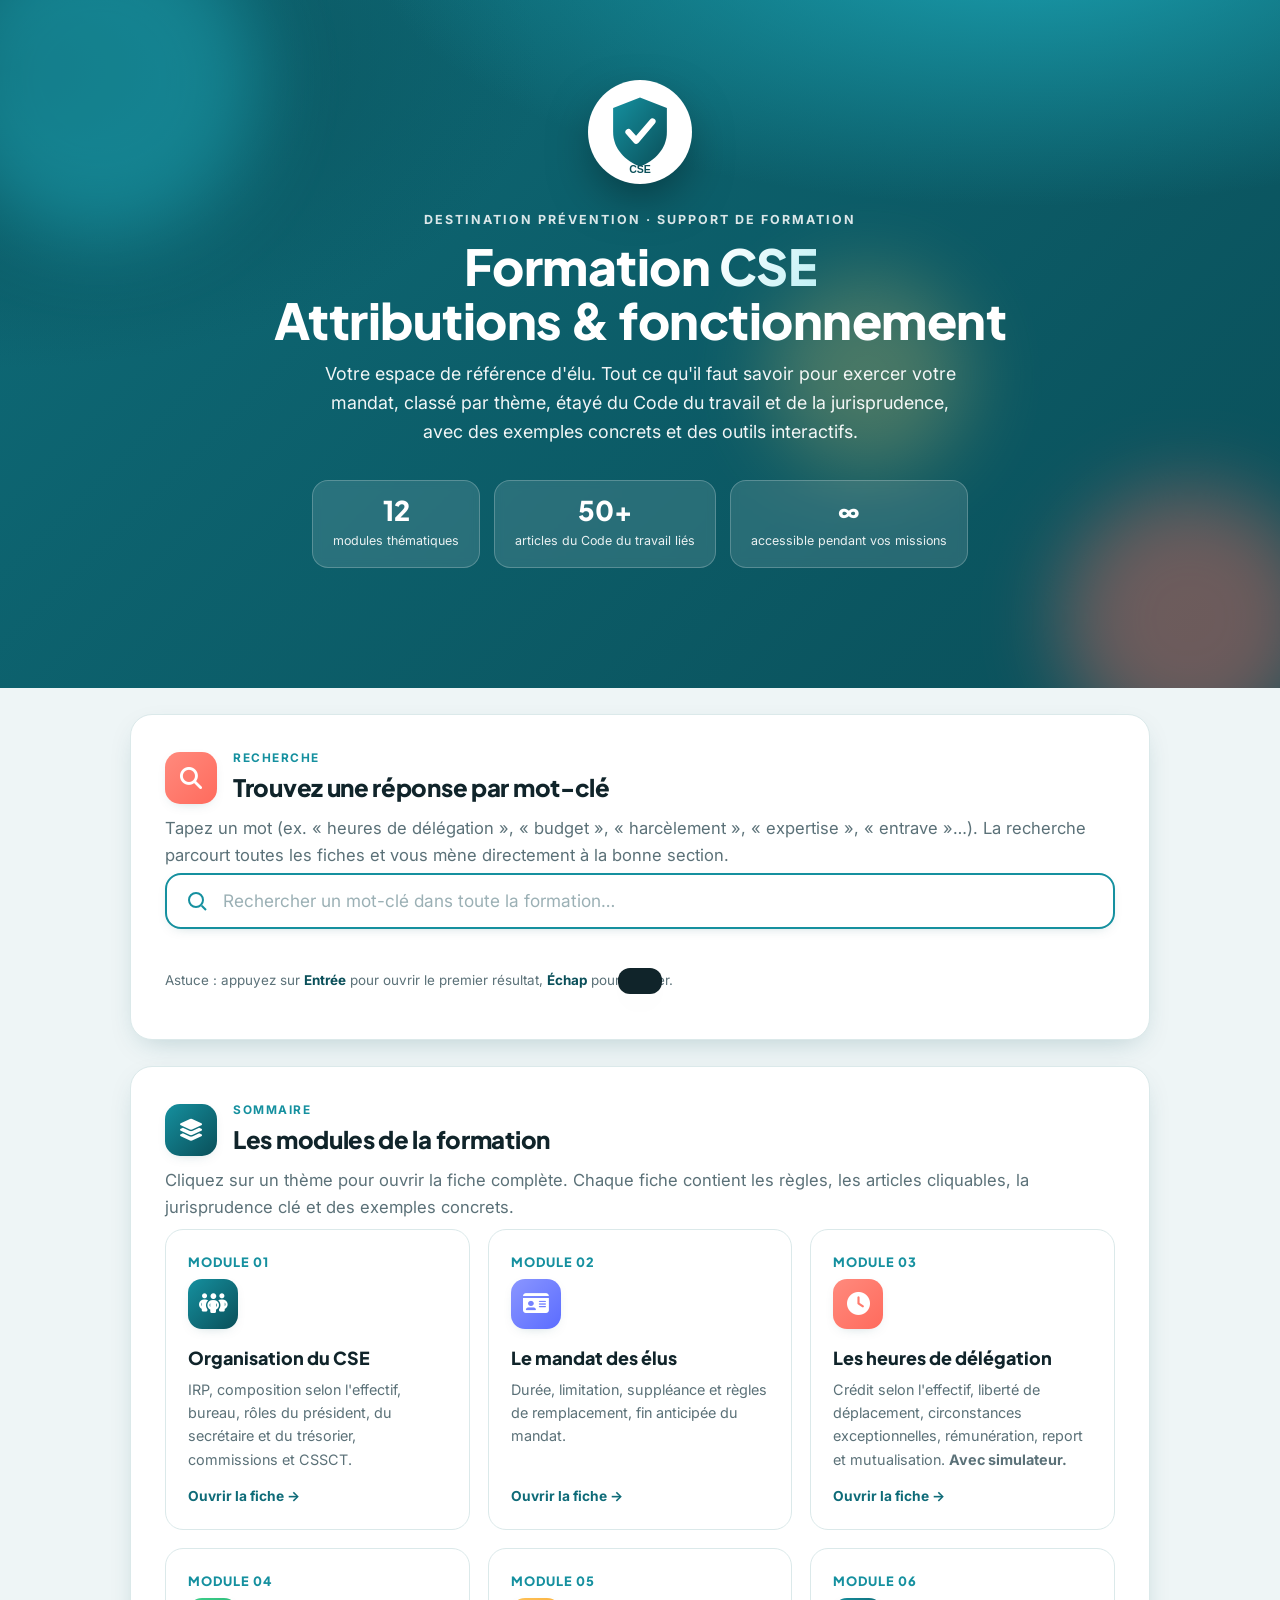
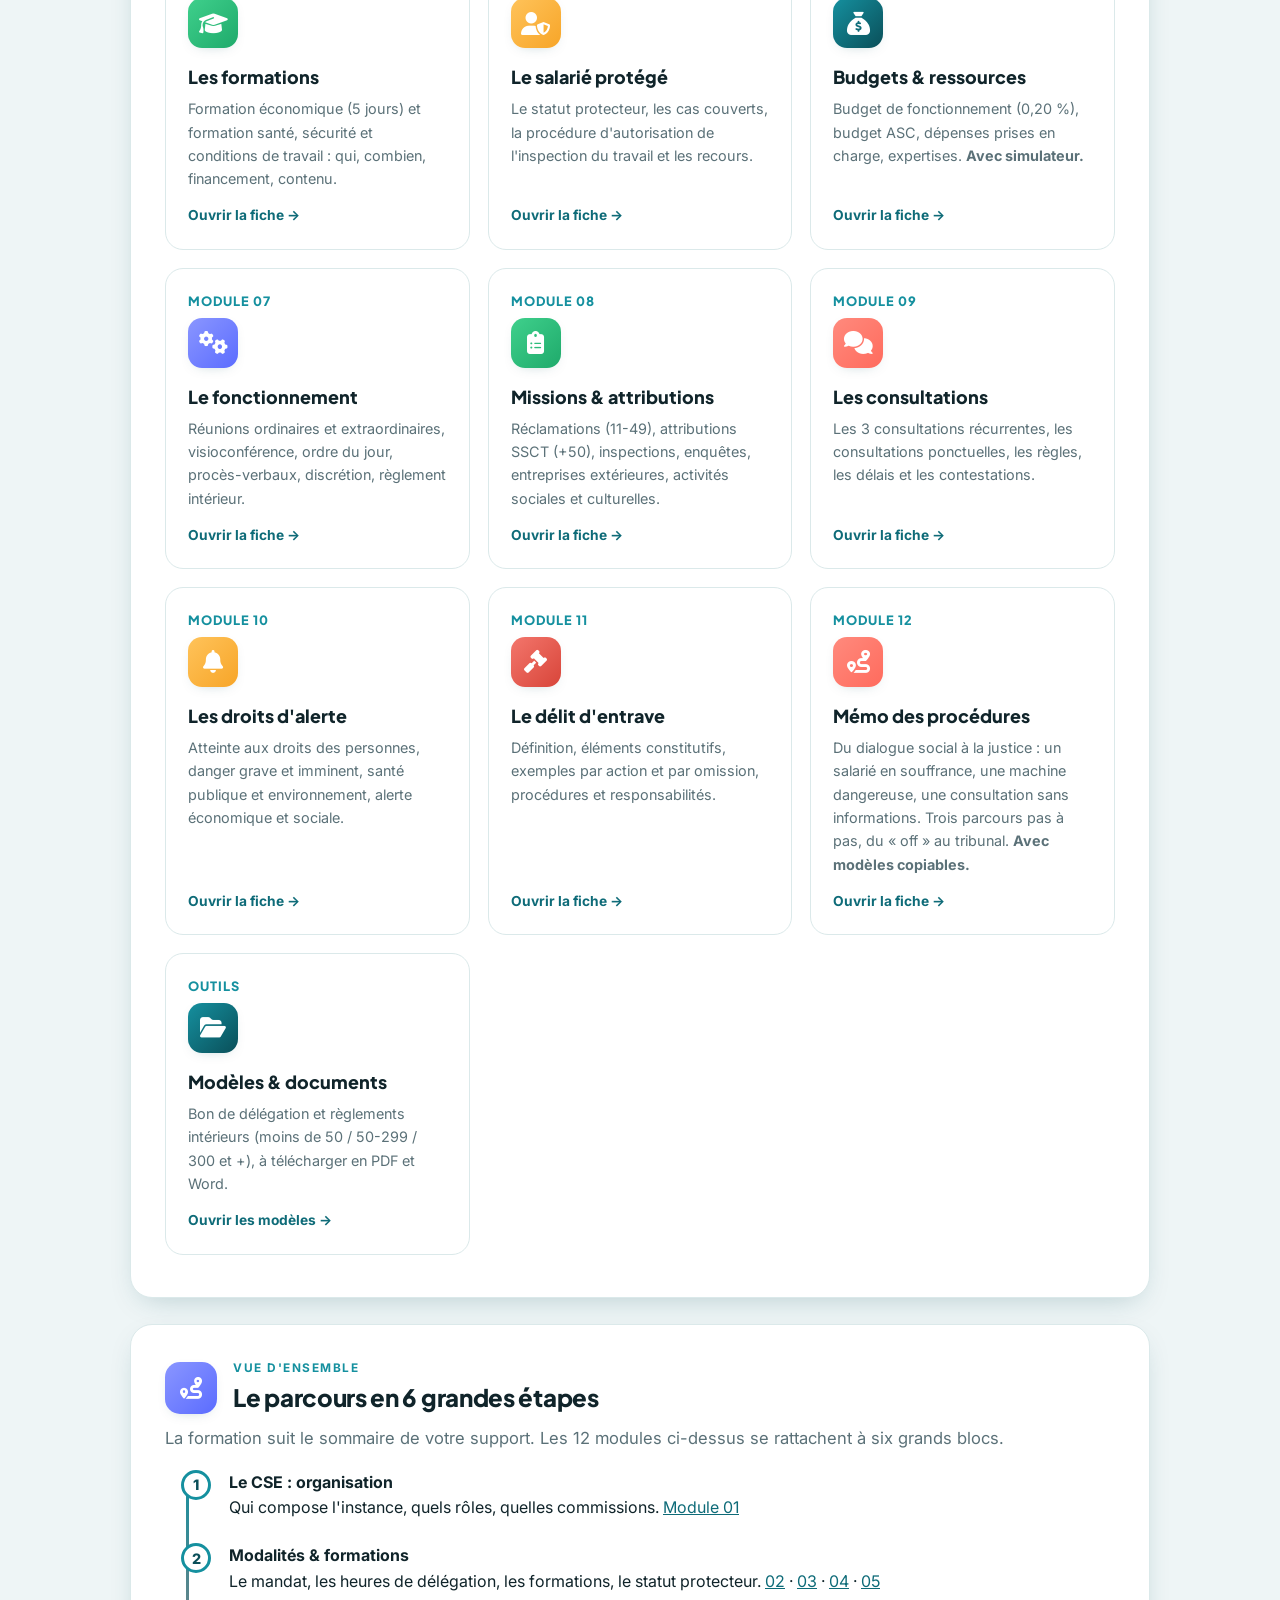
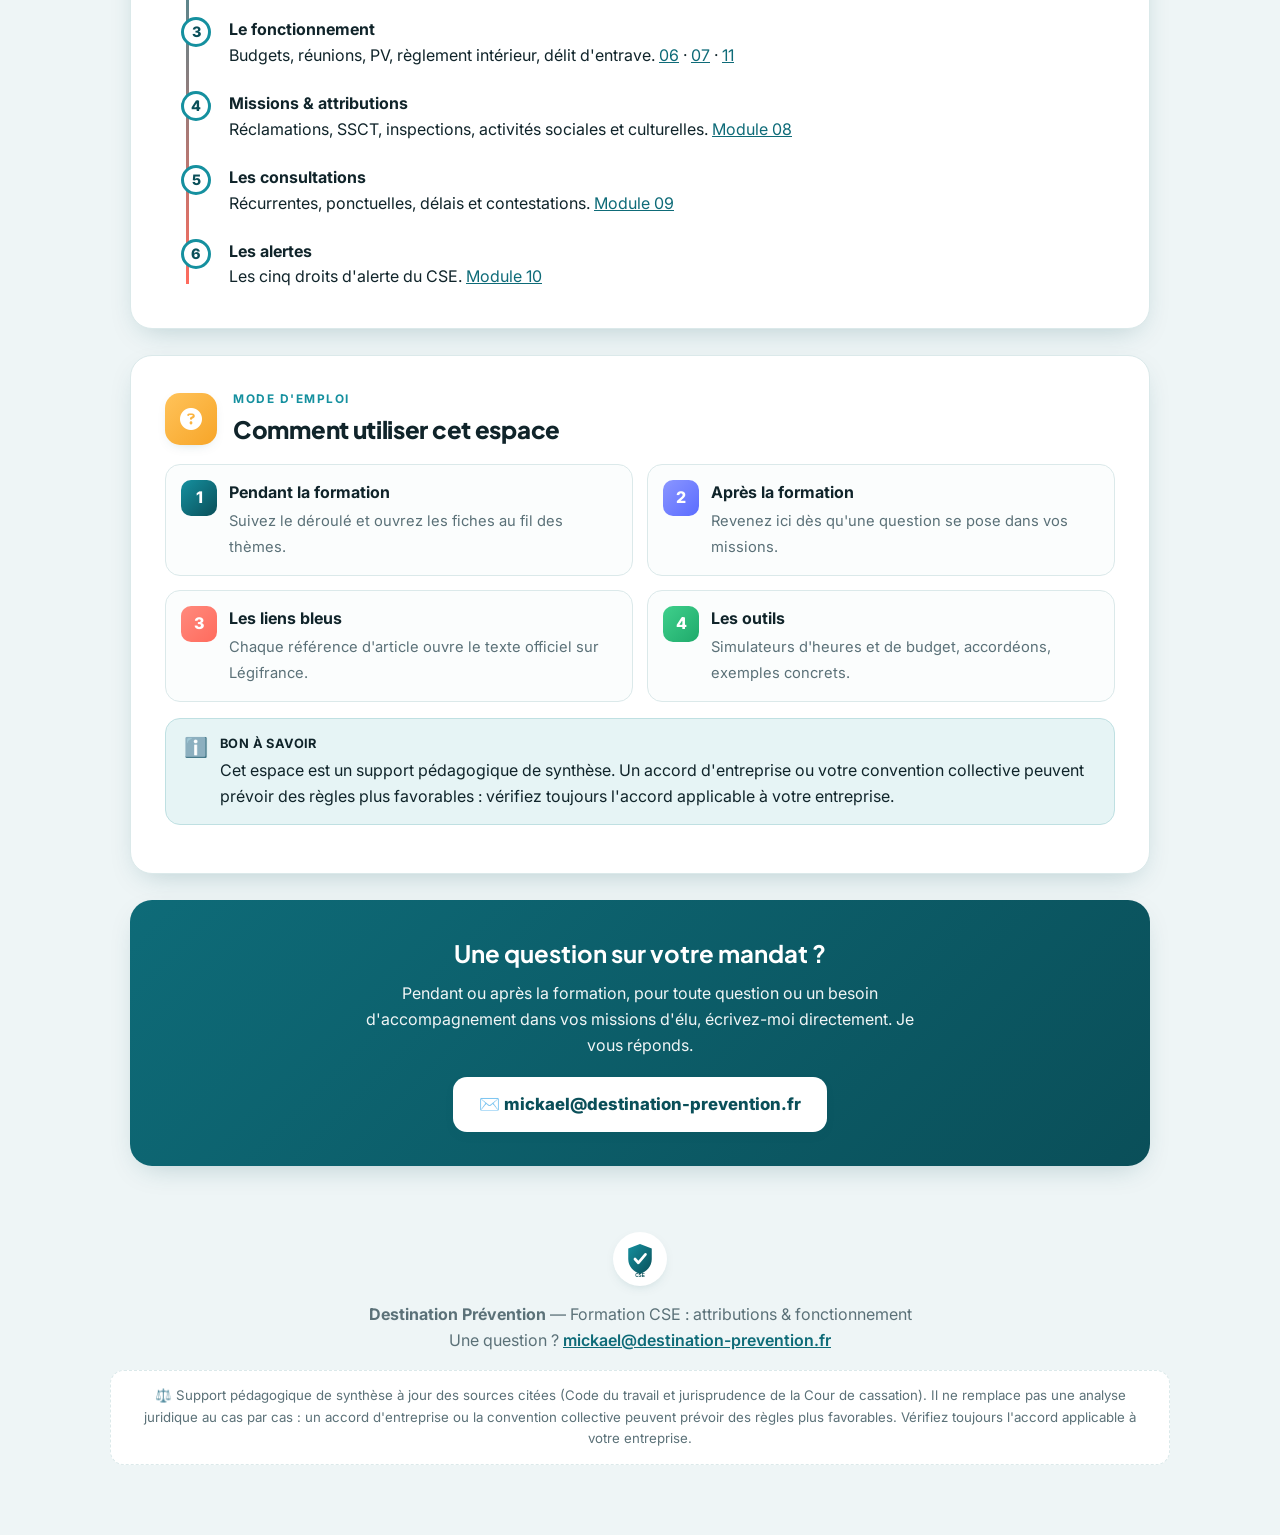
<file: index.html>
<!DOCTYPE html>
<html lang="fr">
<head>
<meta charset="UTF-8">
<meta name="viewport" content="width=device-width, initial-scale=1.0">
<meta name="robots" content="noindex,nofollow,noarchive">
<title>Formation CSE — Attributions & fonctionnement · Destination Prévention</title>
<meta name="description" content="Espace de formation des élus du CSE : organisation, mandat, heures de délégation, budgets, fonctionnement, missions, consultations et droits d'alerte. Étayé du Code du travail et de la jurisprudence.">
<link rel="icon" href="logo.svg">
<link rel="preconnect" href="https://fonts.googleapis.com">
<link rel="preconnect" href="https://fonts.gstatic.com" crossorigin>
<link href="https://fonts.googleapis.com/css2?family=Plus+Jakarta+Sans:wght@400;500;600;700;800&family=Inter:wght@400;500;600&display=swap" rel="stylesheet">
<link rel="stylesheet" href="styles.css">
<link rel="stylesheet" href="https://cdnjs.cloudflare.com/ajax/libs/font-awesome/6.5.2/css/all.min.css" referrerpolicy="no-referrer">
</head>
<body>
<div id="progress"></div>

<nav class="bar" id="nav">
  <div class="wrap">
    <a class="lg" href="index.html"><img class="mark" src="logo.svg" alt=""> Formation CSE</a>
    <div class="links">
      <a href="#recherche">Recherche</a>
      <a href="#modules">Les modules</a>
      <a href="procedures.html">Procédures</a>
      <a href="modeles.html">Modèles</a>
      <a href="#parcours">Le parcours</a>
      <a href="#aide">Mode d'emploi</a>
      <a href="#contact">Contact</a>
    </div>
  </div>
</nav>

<header class="hero">
  <div class="blob b1"></div><div class="blob b2"></div><div class="blob b3"></div>
  <div class="wrap">
    <div class="logo-wrap"><img src="logo.svg" alt="Destination Prévention" style="width:96px;height:96px"></div>
    <span class="kick">Destination Prévention · Support de formation</span>
    <h1>Formation <span class="hl">CSE</span><br>Attributions &amp; fonctionnement</h1>
    <p class="sub">Votre espace de référence d'élu. Tout ce qu'il faut savoir pour exercer votre mandat, classé par thème, étayé du Code du travail et de la jurisprudence, avec des exemples concrets et des outils interactifs.</p>
    <div class="stats">
      <div class="stat"><div class="n">12</div><div class="l">modules thématiques</div></div>
      <div class="stat"><div class="n">50+</div><div class="l">articles du Code du travail liés</div></div>
      <div class="stat"><div class="n">∞</div><div class="l">accessible pendant vos missions</div></div>
    </div>
  </div>
</header>

<main class="wrap">

  <section id="recherche">
    <div class="sec-head">
      <div class="sec-ico t-coral"><i class="fa-solid fa-magnifying-glass"></i></div>
      <div><div class="kicker">Recherche</div><h2>Trouvez une réponse par mot-clé</h2></div>
    </div>
    <p class="lead">Tapez un mot (ex. « heures de délégation », « budget », « harcèlement », « expertise », « entrave »…). La recherche parcourt toutes les fiches et vous mène directement à la bonne section.</p>
    <div class="search-box">
      <div class="field">
        <svg viewBox="0 0 24 24" fill="none" stroke="currentColor" stroke-width="2"><circle cx="11" cy="11" r="7"/><path d="M21 21l-4.3-4.3"/></svg>
        <input id="q" type="search" autocomplete="off" placeholder="Rechercher un mot-clé dans toute la formation…" aria-label="Rechercher">
        <button id="sr-clear" class="clear" aria-label="Effacer">✕</button>
      </div>
      <div class="sr-meta" id="sr-meta"></div>
      <div class="sr-results" id="sr-results"></div>
      <p class="search-hint">Astuce : appuyez sur <b>Entrée</b> pour ouvrir le premier résultat, <b>Échap</b> pour effacer.</p>
    </div>
  </section>

  <section id="modules">
    <div class="sec-head">
      <div class="sec-ico t-teal"><i class="fa-solid fa-layer-group"></i></div>
      <div><div class="kicker">Sommaire</div><h2>Les modules de la formation</h2></div>
    </div>
    <p class="lead">Cliquez sur un thème pour ouvrir la fiche complète. Chaque fiche contient les règles, les articles cliquables, la jurisprudence clé et des exemples concrets.</p>

    <div class="modules">

      <a class="mod" href="organisation.html">
        <span class="num">MODULE 01</span>
        <div class="mi t-teal"><i class="fa-solid fa-people-group"></i></div>
        <h3>Organisation du CSE</h3>
        <p>IRP, composition selon l'effectif, bureau, rôles du président, du secrétaire et du trésorier, commissions et CSSCT.</p>
        <span class="go">Ouvrir la fiche →</span>
      </a>

      <a class="mod" href="mandat.html">
        <span class="num">MODULE 02</span>
        <div class="mi t-indigo"><i class="fa-solid fa-id-card"></i></div>
        <h3>Le mandat des élus</h3>
        <p>Durée, limitation, suppléance et règles de remplacement, fin anticipée du mandat.</p>
        <span class="go">Ouvrir la fiche →</span>
      </a>

      <a class="mod" href="heures-delegation.html">
        <span class="num">MODULE 03</span>
        <div class="mi t-coral"><i class="fa-solid fa-clock"></i></div>
        <h3>Les heures de délégation</h3>
        <p>Crédit selon l'effectif, liberté de déplacement, circonstances exceptionnelles, rémunération, report et mutualisation. <b>Avec simulateur.</b></p>
        <span class="go">Ouvrir la fiche →</span>
      </a>

      <a class="mod" href="formation.html">
        <span class="num">MODULE 04</span>
        <div class="mi t-green"><i class="fa-solid fa-graduation-cap"></i></div>
        <h3>Les formations</h3>
        <p>Formation économique (5 jours) et formation santé, sécurité et conditions de travail : qui, combien, financement, contenu.</p>
        <span class="go">Ouvrir la fiche →</span>
      </a>

      <a class="mod" href="salarie-protege.html">
        <span class="num">MODULE 05</span>
        <div class="mi t-amber"><i class="fa-solid fa-user-shield"></i></div>
        <h3>Le salarié protégé</h3>
        <p>Le statut protecteur, les cas couverts, la procédure d'autorisation de l'inspection du travail et les recours.</p>
        <span class="go">Ouvrir la fiche →</span>
      </a>

      <a class="mod" href="budget.html">
        <span class="num">MODULE 06</span>
        <div class="mi t-teal"><i class="fa-solid fa-sack-dollar"></i></div>
        <h3>Budgets &amp; ressources</h3>
        <p>Budget de fonctionnement (0,20 %), budget ASC, dépenses prises en charge, expertises. <b>Avec simulateur.</b></p>
        <span class="go">Ouvrir la fiche →</span>
      </a>

      <a class="mod" href="fonctionnement.html">
        <span class="num">MODULE 07</span>
        <div class="mi t-indigo"><i class="fa-solid fa-gears"></i></div>
        <h3>Le fonctionnement</h3>
        <p>Réunions ordinaires et extraordinaires, visioconférence, ordre du jour, procès-verbaux, discrétion, règlement intérieur.</p>
        <span class="go">Ouvrir la fiche →</span>
      </a>

      <a class="mod" href="missions.html">
        <span class="num">MODULE 08</span>
        <div class="mi t-green"><i class="fa-solid fa-clipboard-list"></i></div>
        <h3>Missions &amp; attributions</h3>
        <p>Réclamations (11-49), attributions SSCT (+50), inspections, enquêtes, entreprises extérieures, activités sociales et culturelles.</p>
        <span class="go">Ouvrir la fiche →</span>
      </a>

      <a class="mod" href="consultations.html">
        <span class="num">MODULE 09</span>
        <div class="mi t-coral"><i class="fa-solid fa-comments"></i></div>
        <h3>Les consultations</h3>
        <p>Les 3 consultations récurrentes, les consultations ponctuelles, les règles, les délais et les contestations.</p>
        <span class="go">Ouvrir la fiche →</span>
      </a>

      <a class="mod" href="alertes.html">
        <span class="num">MODULE 10</span>
        <div class="mi t-amber"><i class="fa-solid fa-bell"></i></div>
        <h3>Les droits d'alerte</h3>
        <p>Atteinte aux droits des personnes, danger grave et imminent, santé publique et environnement, alerte économique et sociale.</p>
        <span class="go">Ouvrir la fiche →</span>
      </a>

      <a class="mod" href="delit-entrave.html">
        <span class="num">MODULE 11</span>
        <div class="mi t-red"><i class="fa-solid fa-gavel"></i></div>
        <h3>Le délit d'entrave</h3>
        <p>Définition, éléments constitutifs, exemples par action et par omission, procédures et responsabilités.</p>
        <span class="go">Ouvrir la fiche →</span>
      </a>

      <a class="mod" href="procedures.html">
        <span class="num">MODULE 12</span>
        <div class="mi t-coral"><i class="fa-solid fa-route"></i></div>
        <h3>Mémo des procédures</h3>
        <p>Du dialogue social à la justice : un salarié en souffrance, une machine dangereuse, une consultation sans informations. Trois parcours pas à pas, du « off » au tribunal. <b>Avec modèles copiables.</b></p>
        <span class="go">Ouvrir la fiche →</span>
      </a>

      <a class="mod" href="modeles.html">
        <span class="num">OUTILS</span>
        <div class="mi t-teal"><i class="fa-solid fa-folder-open"></i></div>
        <h3>Modèles &amp; documents</h3>
        <p>Bon de délégation et règlements intérieurs (moins de 50 / 50-299 / 300 et +), à télécharger en PDF et Word.</p>
        <span class="go">Ouvrir les modèles →</span>
      </a>

    </div>
  </section>

  <section id="parcours">
    <div class="sec-head">
      <div class="sec-ico t-indigo"><i class="fa-solid fa-route"></i></div>
      <div><div class="kicker">Vue d'ensemble</div><h2>Le parcours en 6 grandes étapes</h2></div>
    </div>
    <p class="lead">La formation suit le sommaire de votre support. Les 12 modules ci-dessus se rattachent à six grands blocs.</p>
    <div class="tl">
      <div class="step"><div class="dot">1</div><b>Le CSE : organisation</b>Qui compose l'instance, quels rôles, quelles commissions. <a href="organisation.html">Module 01</a></div>
      <div class="step"><div class="dot">2</div><b>Modalités &amp; formations</b>Le mandat, les heures de délégation, les formations, le statut protecteur. <a href="mandat.html">02</a> · <a href="heures-delegation.html">03</a> · <a href="formation.html">04</a> · <a href="salarie-protege.html">05</a></div>
      <div class="step"><div class="dot">3</div><b>Le fonctionnement</b>Budgets, réunions, PV, règlement intérieur, délit d'entrave. <a href="budget.html">06</a> · <a href="fonctionnement.html">07</a> · <a href="delit-entrave.html">11</a></div>
      <div class="step"><div class="dot">4</div><b>Missions &amp; attributions</b>Réclamations, SSCT, inspections, activités sociales et culturelles. <a href="missions.html">Module 08</a></div>
      <div class="step"><div class="dot">5</div><b>Les consultations</b>Récurrentes, ponctuelles, délais et contestations. <a href="consultations.html">Module 09</a></div>
      <div class="step"><div class="dot">6</div><b>Les alertes</b>Les cinq droits d'alerte du CSE. <a href="alertes.html">Module 10</a></div>
    </div>
  </section>

  <section id="aide">
    <div class="sec-head">
      <div class="sec-ico t-amber"><i class="fa-solid fa-circle-question"></i></div>
      <div><div class="kicker">Mode d'emploi</div><h2>Comment utiliser cet espace</h2></div>
    </div>
    <div class="feat">
      <div class="f"><div class="fi t-teal">1</div><div><b>Pendant la formation</b><span>Suivez le déroulé et ouvrez les fiches au fil des thèmes.</span></div></div>
      <div class="f"><div class="fi t-indigo">2</div><div><b>Après la formation</b><span>Revenez ici dès qu'une question se pose dans vos missions.</span></div></div>
      <div class="f"><div class="fi t-coral">3</div><div><b>Les liens bleus</b><span>Chaque référence d'article ouvre le texte officiel sur Légifrance.</span></div></div>
      <div class="f"><div class="fi t-green">4</div><div><b>Les outils</b><span>Simulateurs d'heures et de budget, accordéons, exemples concrets.</span></div></div>
    </div>
    <div class="note n-info"><span class="ni">ℹ️</span><div><span class="tag">Bon à savoir</span><p>Cet espace est un support pédagogique de synthèse. Un accord d'entreprise ou votre convention collective peuvent prévoir des règles plus favorables : vérifiez toujours l'accord applicable à votre entreprise.</p></div></div>
  </section>

  <section id="contact" class="contact">
    <h2>Une question sur votre mandat ?</h2>
    <p>Pendant ou après la formation, pour toute question ou un besoin d'accompagnement dans vos missions d'élu, écrivez-moi directement. Je vous réponds.</p>
    <a class="mail" href="mailto:mickael@destination-prevention.fr?subject=Question%20formation%20CSE">✉️ mickael@destination-prevention.fr</a>
  </section>

</main>

<footer>
  <div class="fmark"><img src="logo.svg" alt="" style="width:42px;height:42px"></div>
  <p><b>Destination Prévention</b> — Formation CSE : attributions &amp; fonctionnement<br>
  Une question ? <a href="mailto:mickael@destination-prevention.fr">mickael@destination-prevention.fr</a></p>
  <div class="disc">⚖️ Support pédagogique de synthèse à jour des sources citées (Code du travail et jurisprudence de la Cour de cassation). Il ne remplace pas une analyse juridique au cas par cas : un accord d'entreprise ou la convention collective peuvent prévoir des règles plus favorables. Vérifiez toujours l'accord applicable à votre entreprise.</div>
</footer>

<div id="toast"></div>
<button class="btt" id="btt" aria-label="Revenir en haut">↑</button>
<script src="app.js"></script>
<script src="search.js"></script>
</body>
</html>
</file>
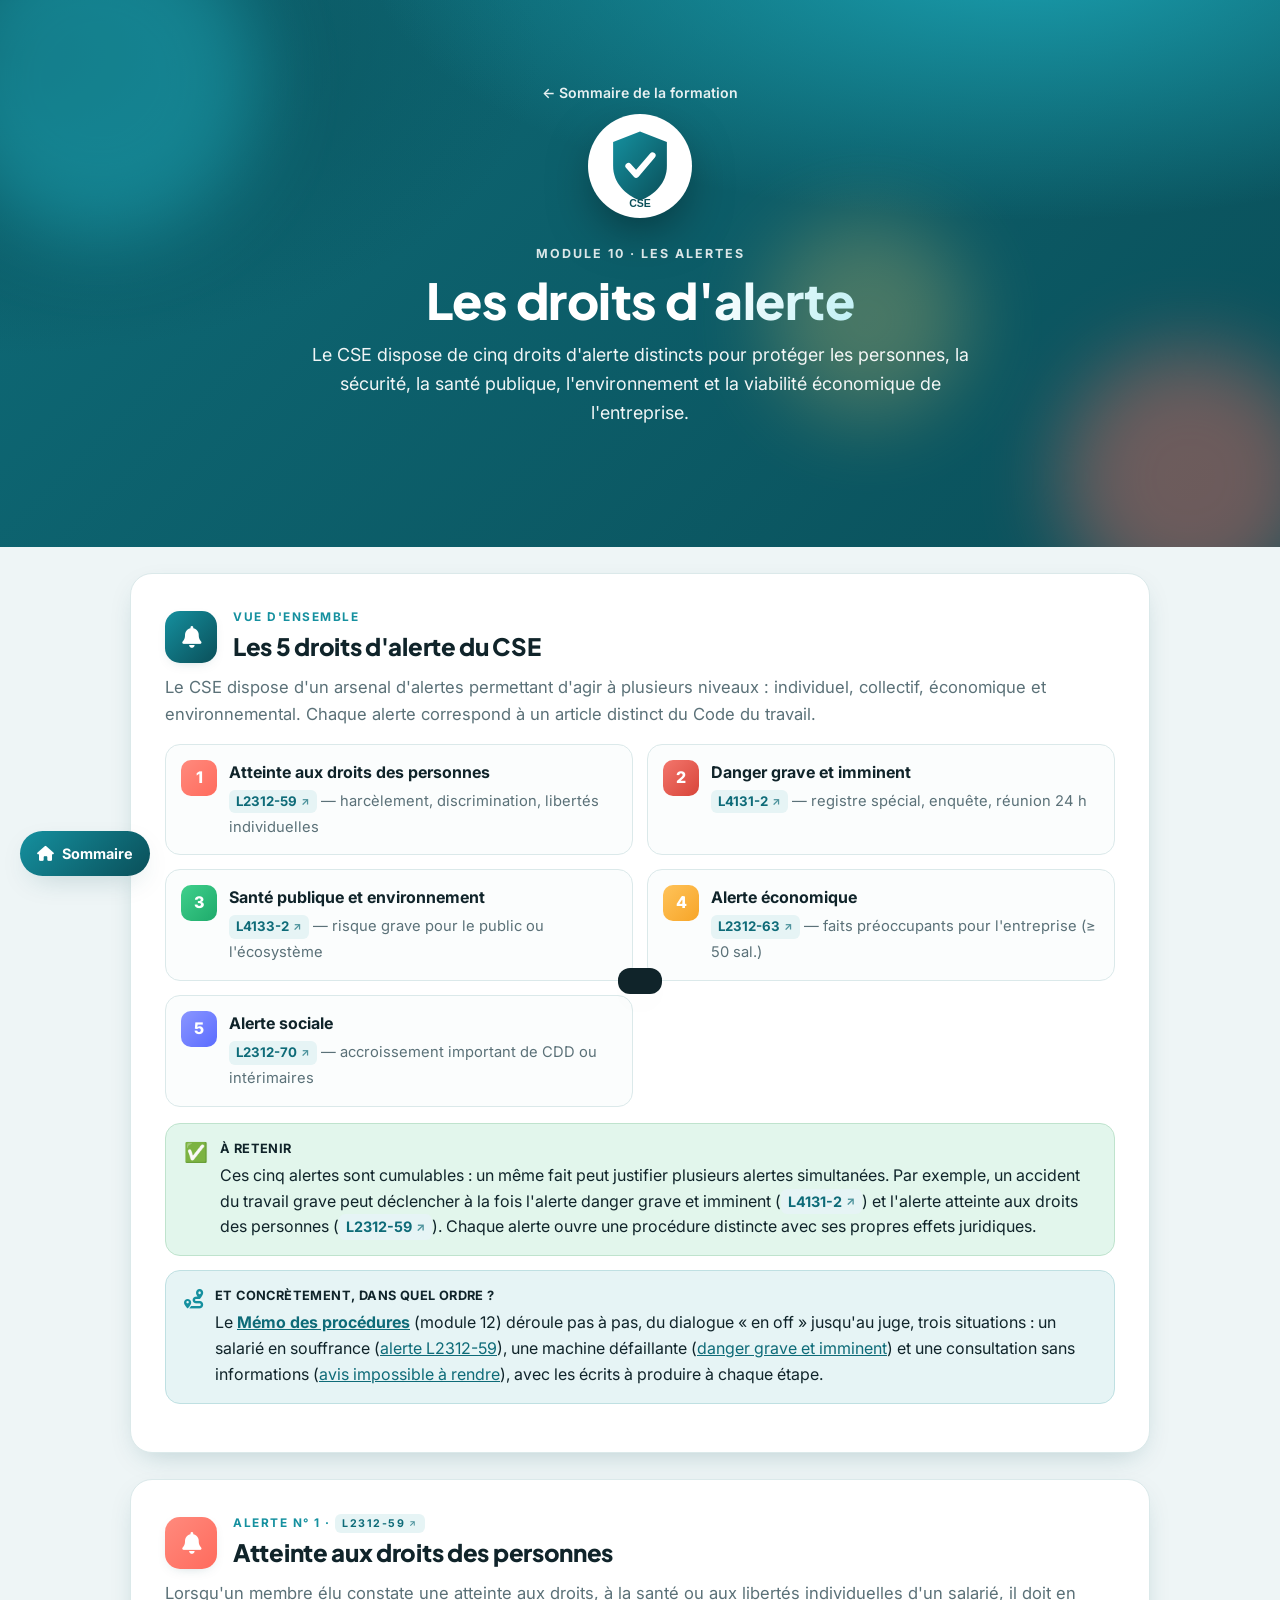
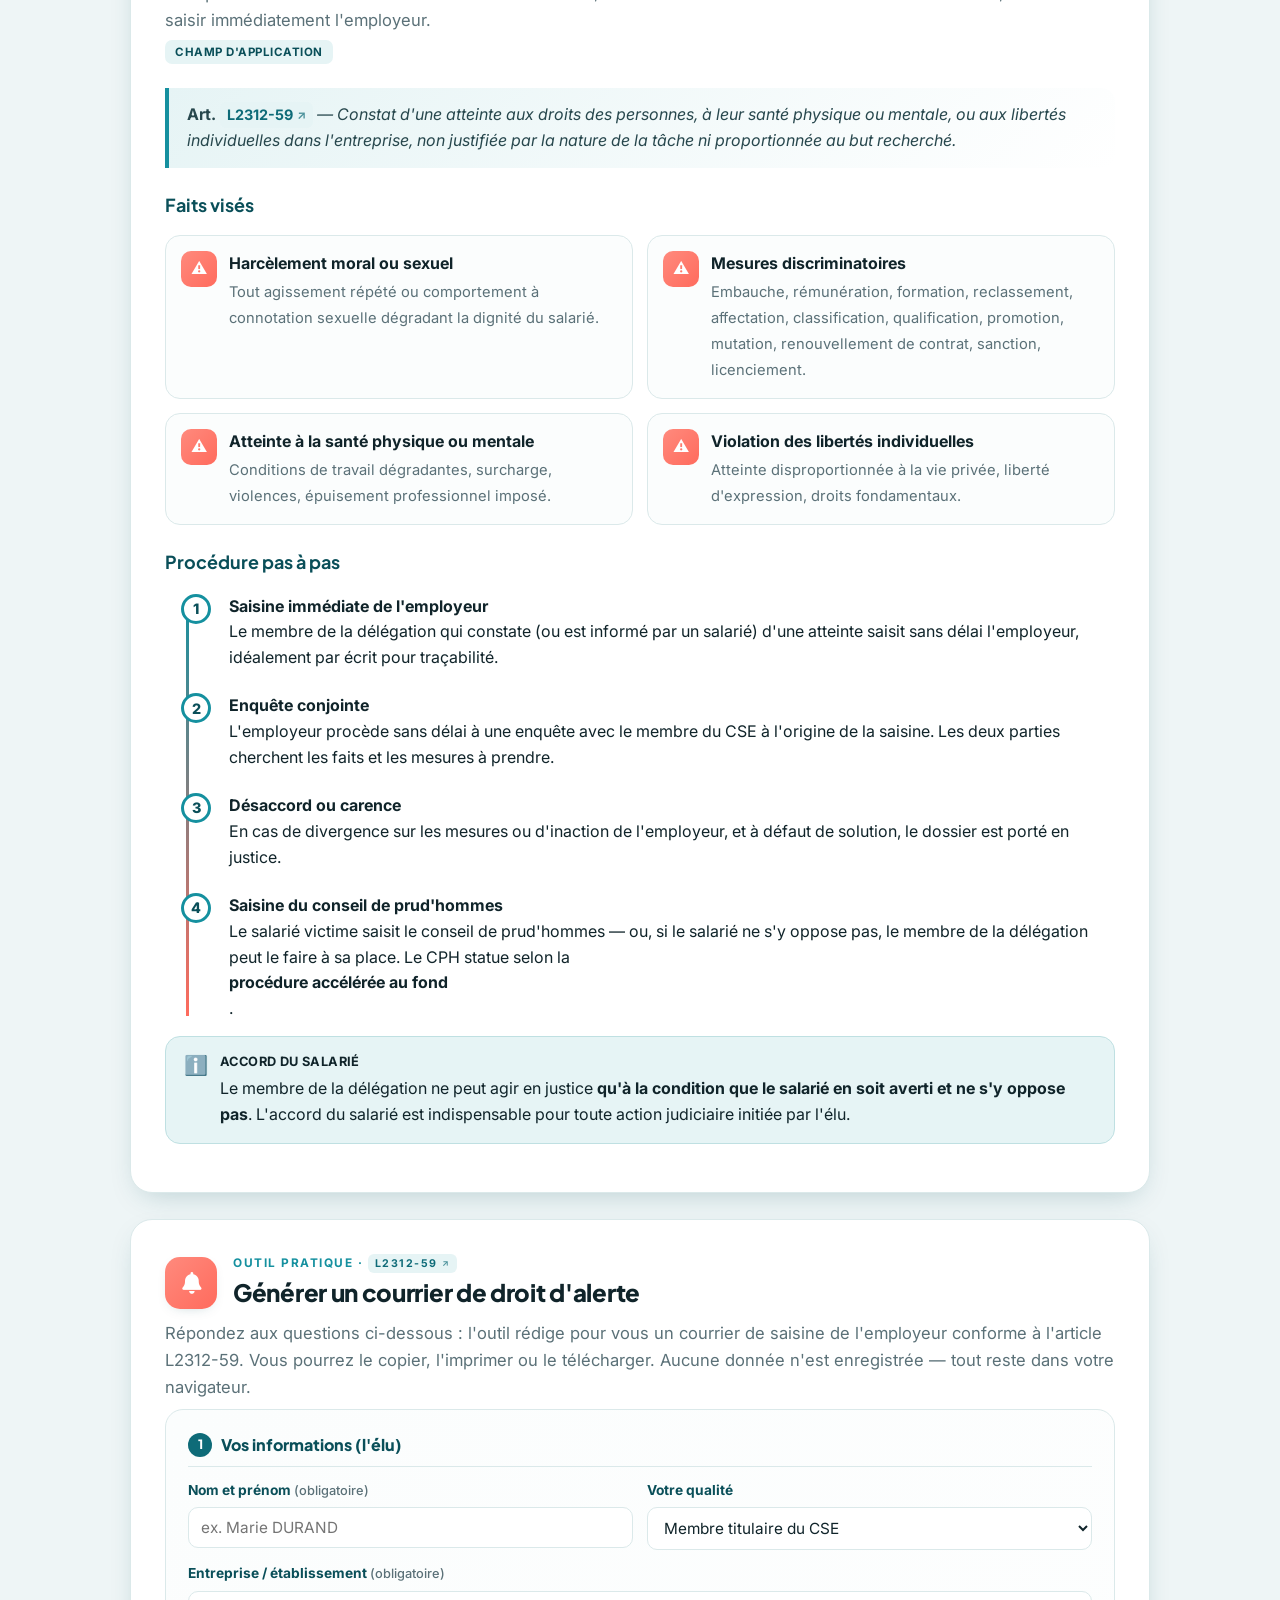
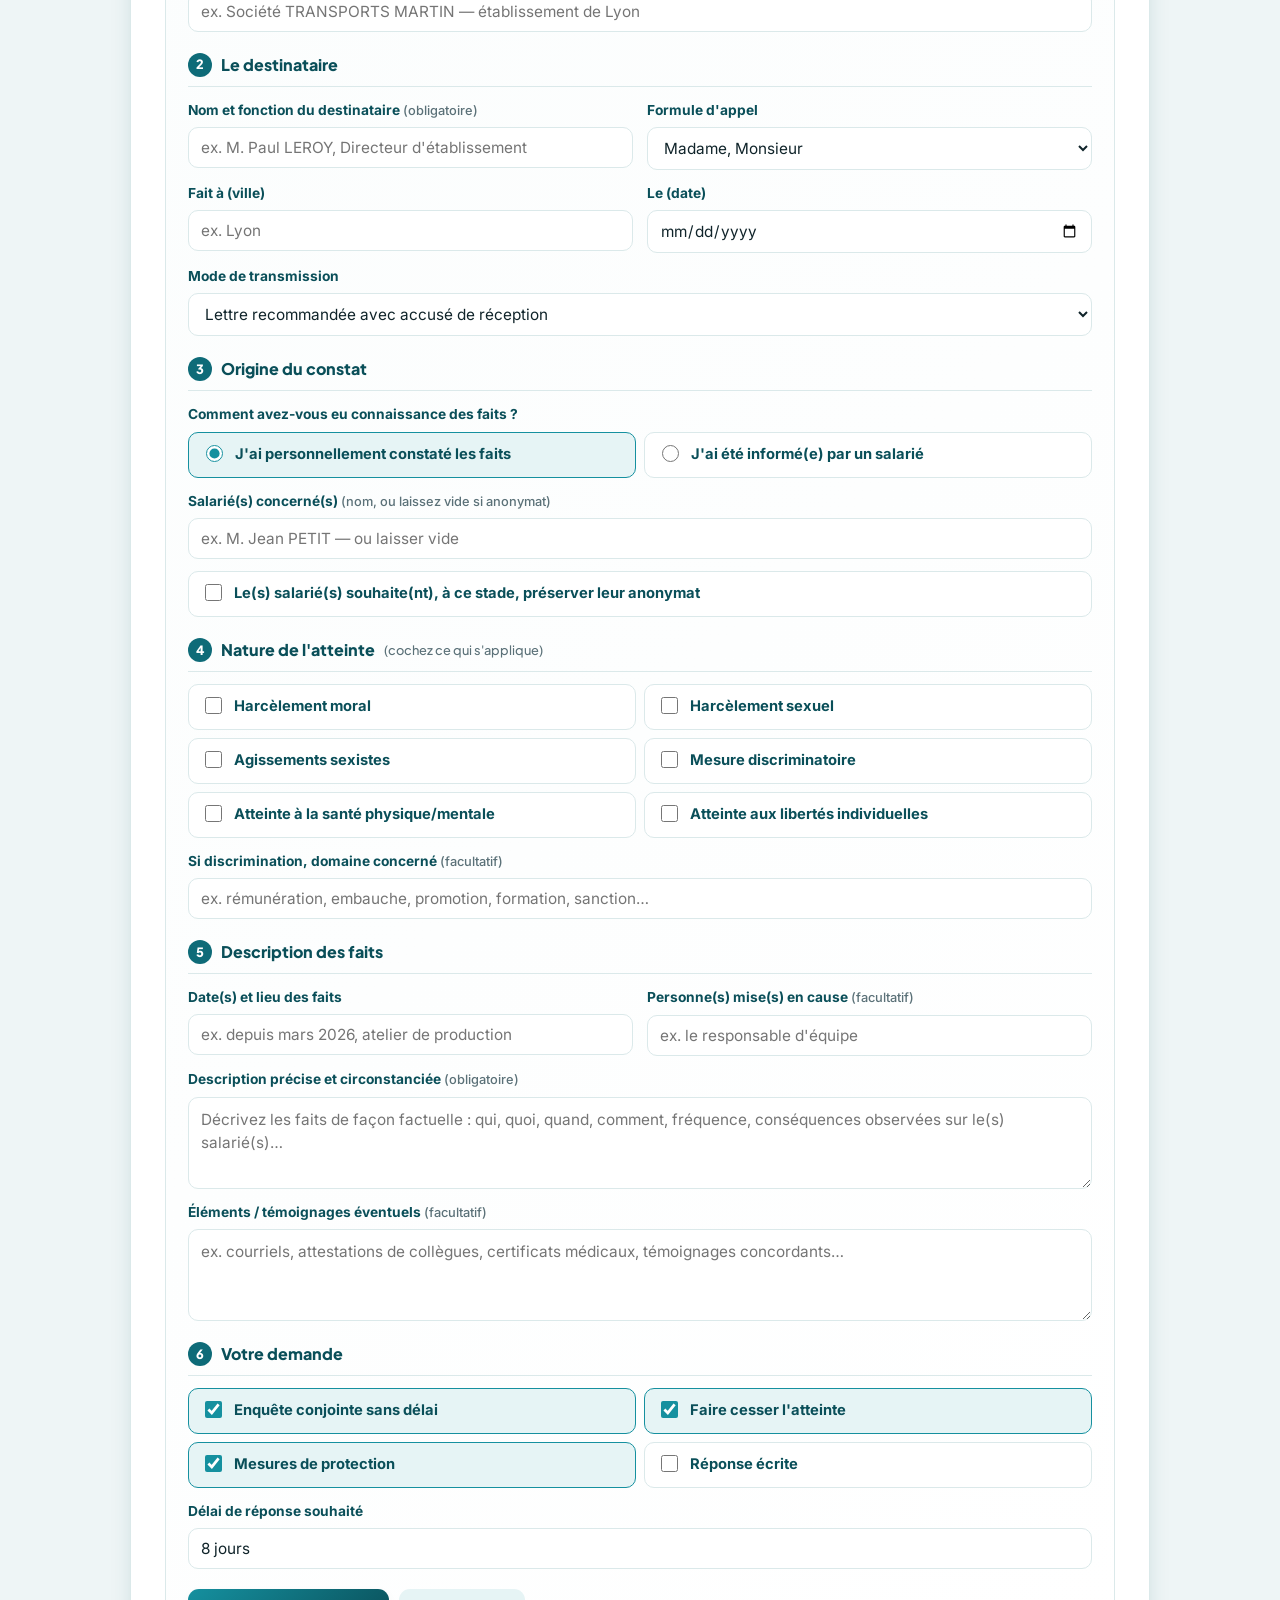
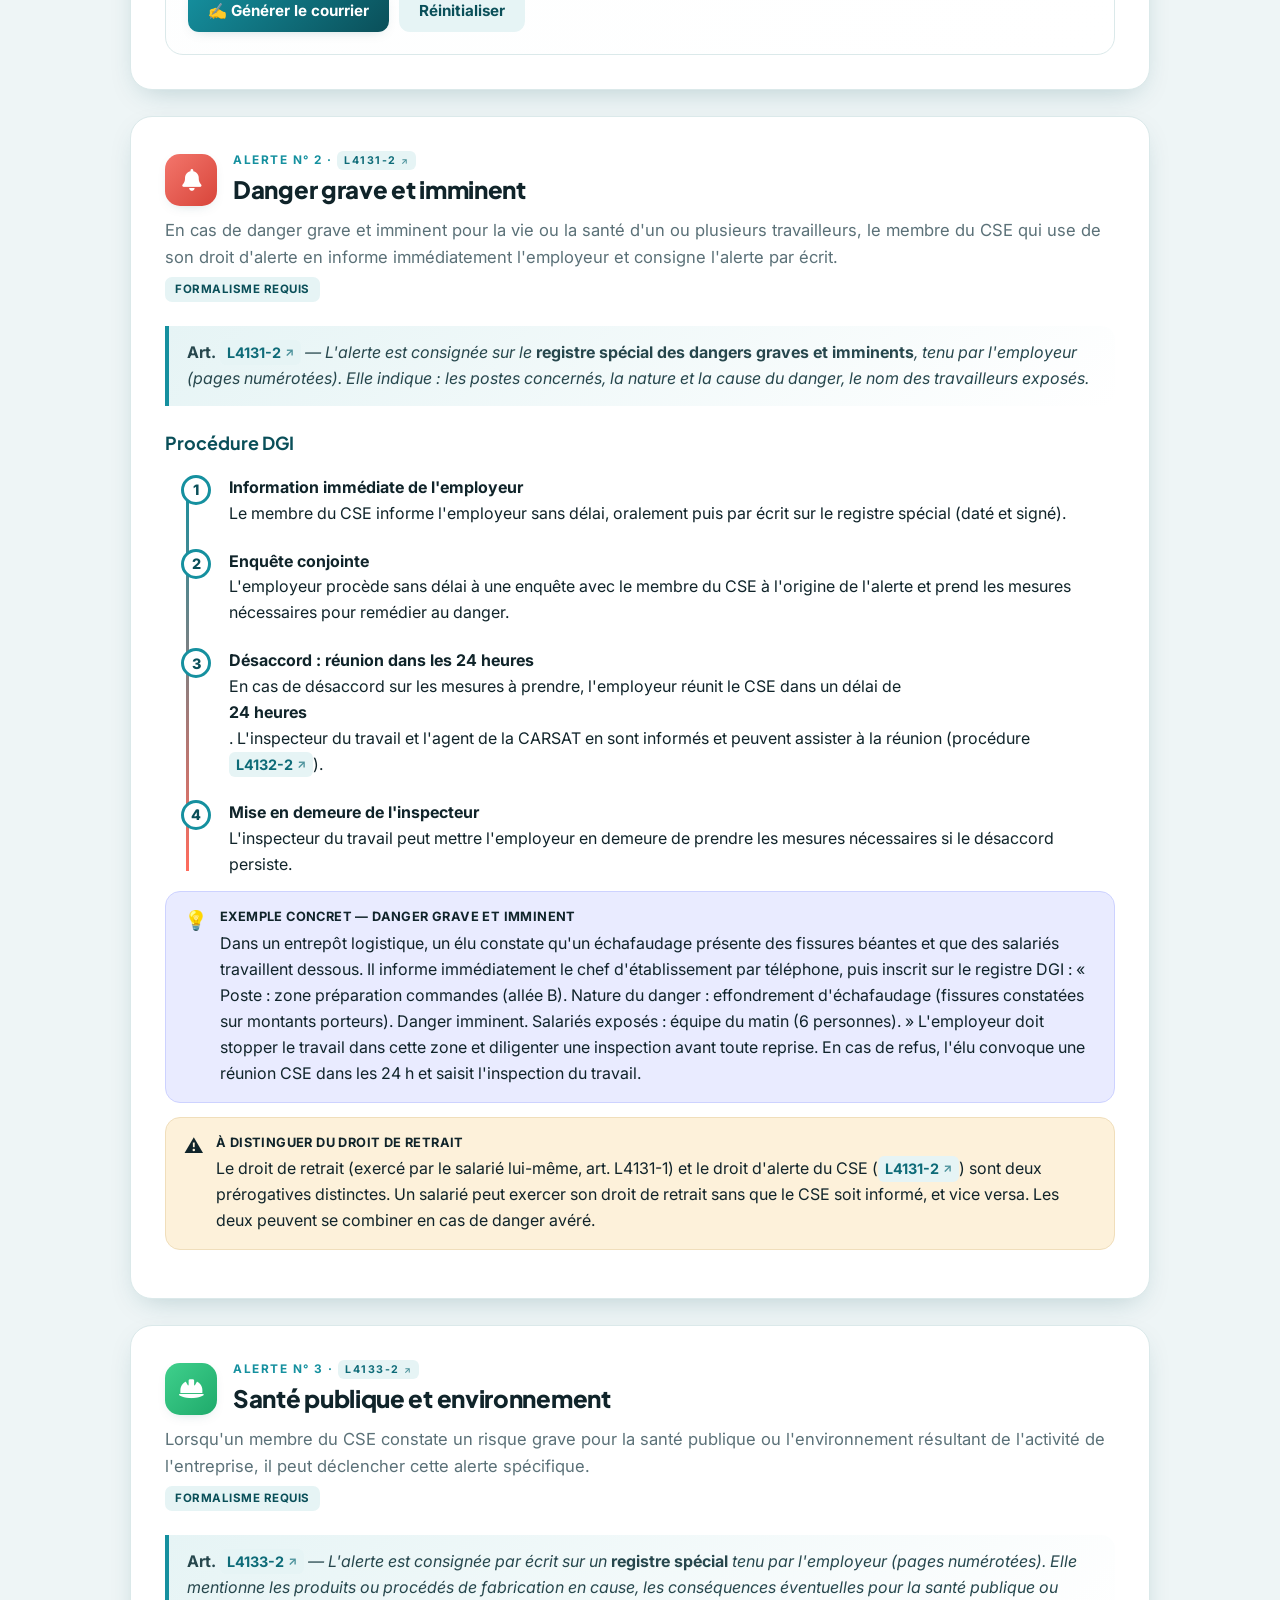
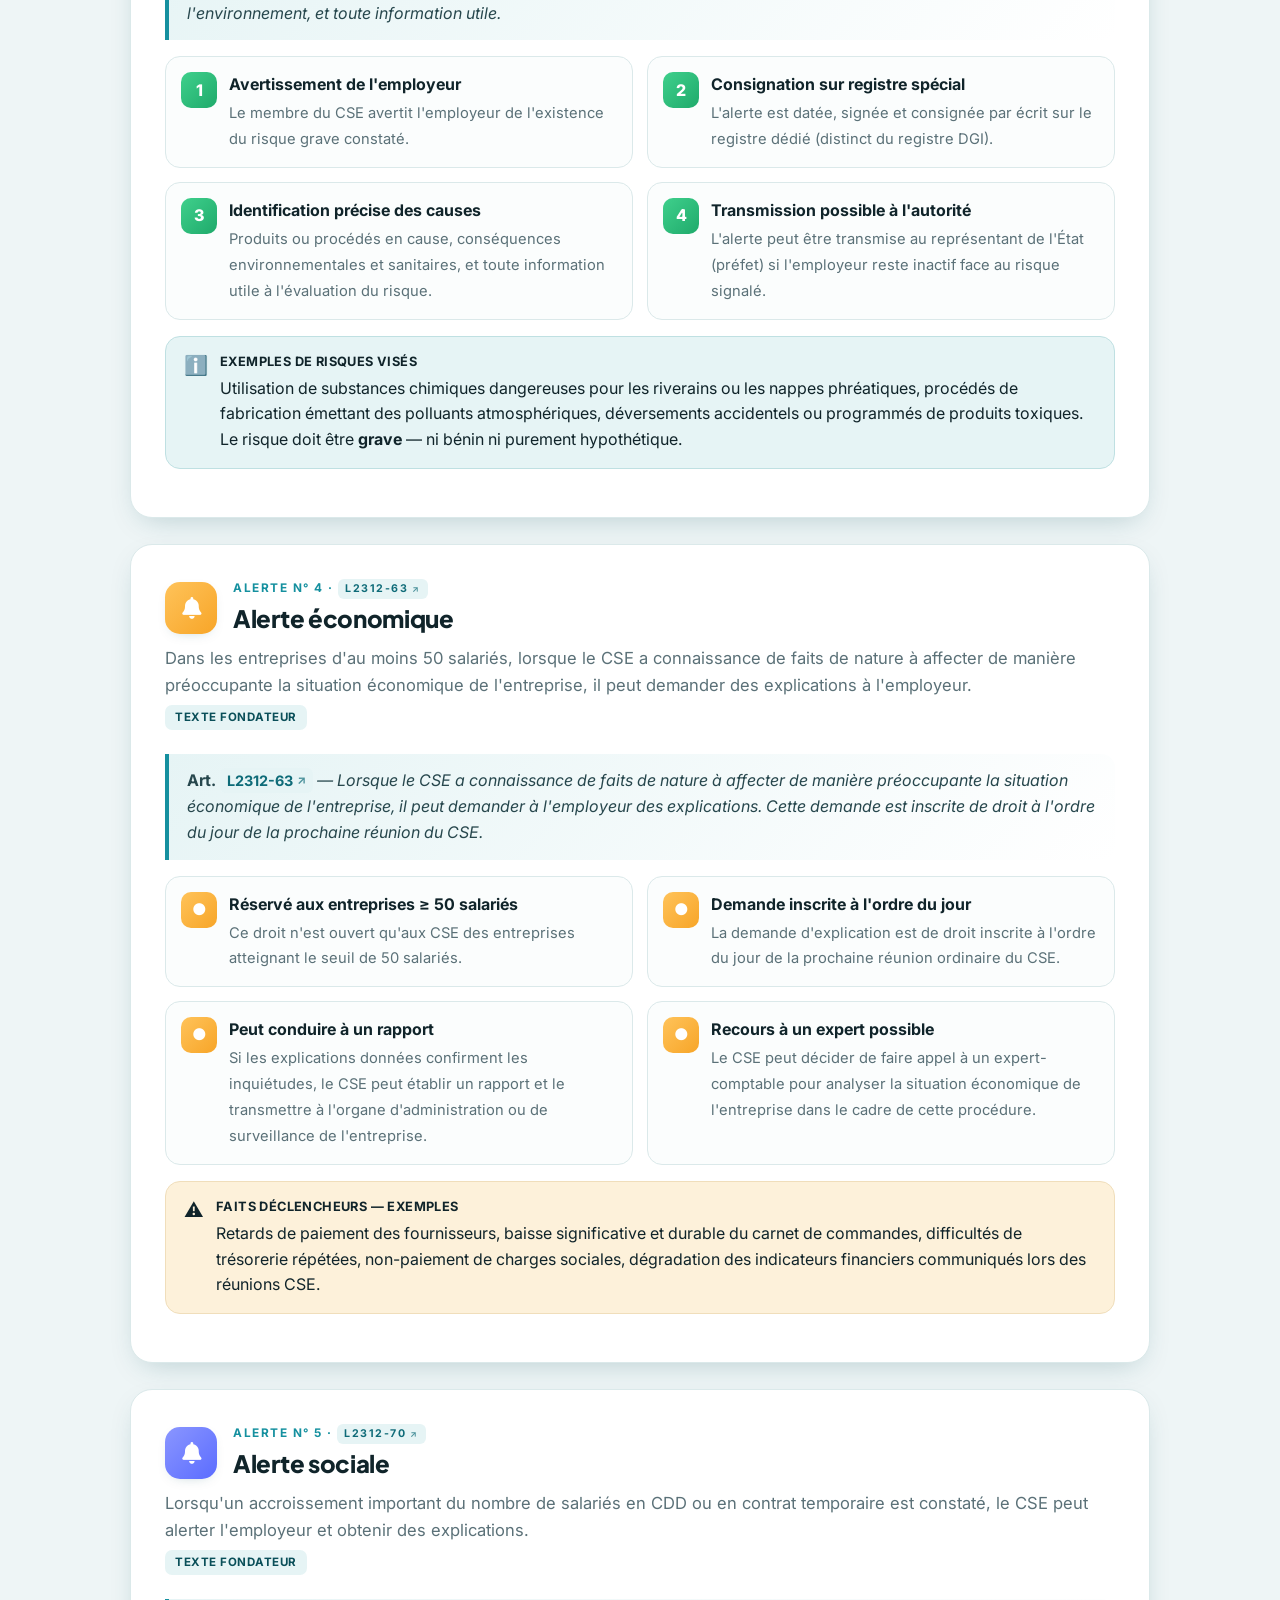
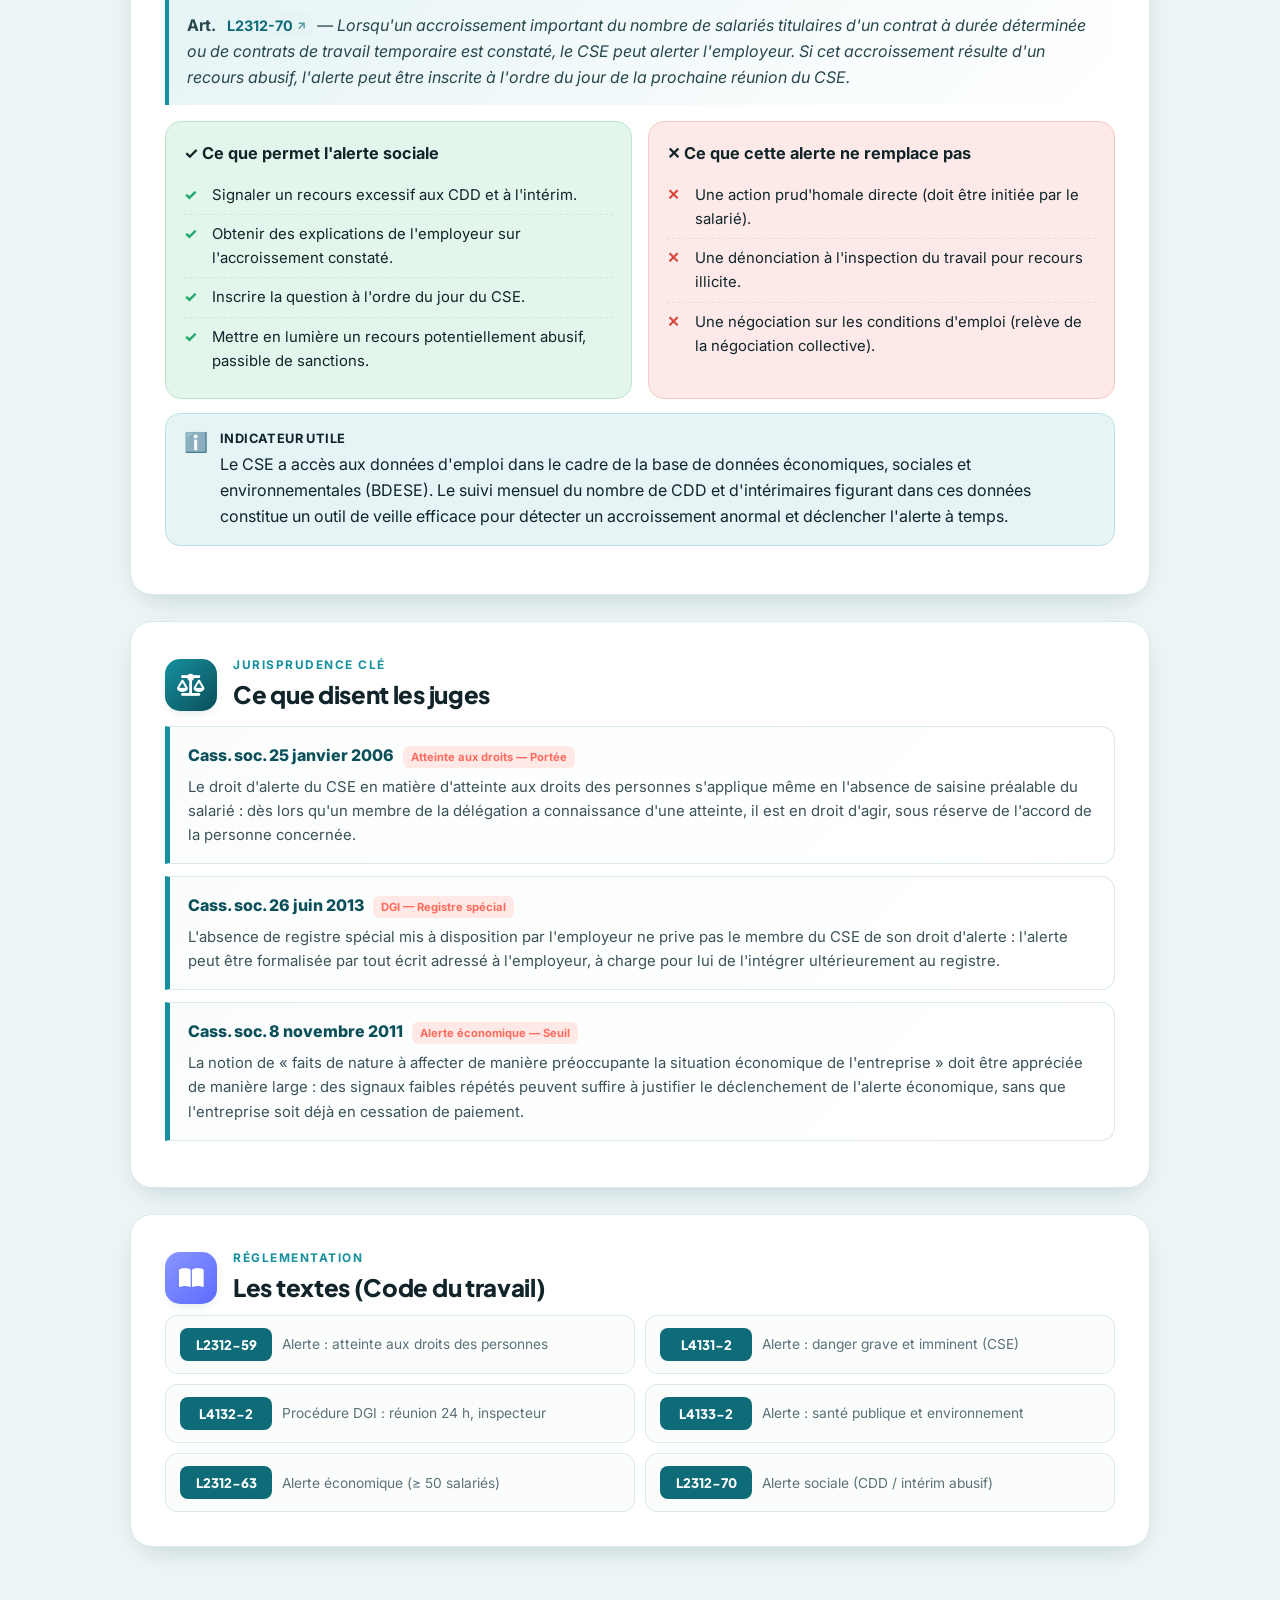
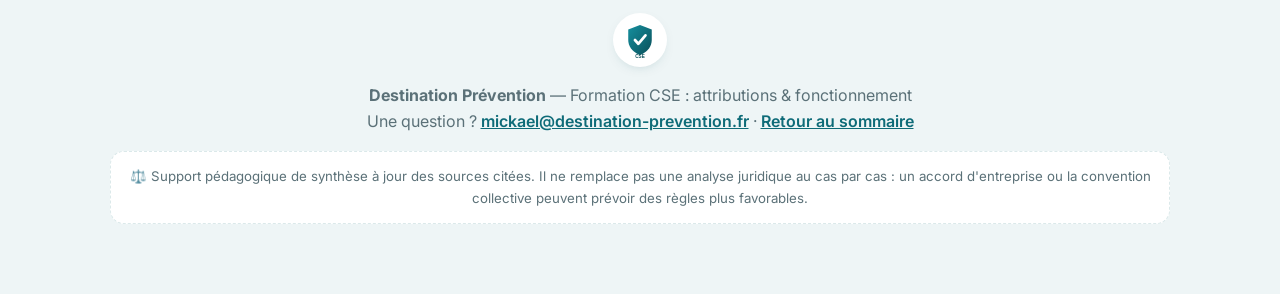
<file: alertes.html>
<!DOCTYPE html>
<html lang="fr">
<head>
<meta charset="UTF-8">
<meta name="viewport" content="width=device-width, initial-scale=1.0">
<meta name="robots" content="noindex,nofollow,noarchive">
<title>Les droits d'alerte — Formation CSE · Destination Prévention</title>
<link rel="icon" href="logo.svg">
<link rel="preconnect" href="https://fonts.googleapis.com">
<link rel="preconnect" href="https://fonts.gstatic.com" crossorigin>
<link href="https://fonts.googleapis.com/css2?family=Plus+Jakarta+Sans:wght@400;500;600;700;800&family=Inter:wght@400;500;600&display=swap" rel="stylesheet">
<link rel="stylesheet" href="styles.css">
<link rel="stylesheet" href="https://cdnjs.cloudflare.com/ajax/libs/font-awesome/6.5.2/css/all.min.css" referrerpolicy="no-referrer">
</head>
<body>
<div id="progress"></div>

<nav class="bar" id="nav">
  <div class="wrap">
    <a class="lg" href="index.html"><img class="mark" src="logo.svg" alt=""> Formation CSE</a>
    <div class="links">
      <a href="#synthese">Synthèse</a>
      <a href="#atteinte">Atteinte aux droits</a>
      <a href="#generateur">✍ Générer un courrier</a>
      <a href="#dgi">Danger imminent</a>
      <a href="#sante-publique">Santé publique</a>
      <a href="#economique">Alerte économique</a>
      <a href="#sociale">Alerte sociale</a>
      <a href="#juri">Jurisprudence</a>
      <a href="#regl">Réglementation</a>
      <a href="procedures.html">Mémo procédures</a>
    </div>
  </div>
</nav>

<header class="hero">
  <div class="blob b1"></div><div class="blob b2"></div><div class="blob b3"></div>
  <div class="wrap">
    <div class="crumb"><a href="index.html">← Sommaire de la formation</a></div>
    <div class="logo-wrap"><img src="logo.svg" alt="Destination Prévention" style="width:96px;height:96px"></div>
    <span class="kick">Module 10 · Les alertes</span>
    <h1>Les droits d'<span class="hl">alerte</span></h1>
    <p class="sub">Le CSE dispose de cinq droits d'alerte distincts pour protéger les personnes, la sécurité, la santé publique, l'environnement et la viabilité économique de l'entreprise.</p>
  </div>
</header>

<main class="wrap">

  <!-- SYNTHÈSE -->
  <section id="synthese">
    <div class="sec-head">
      <div class="sec-ico t-teal"><i class="fa-solid fa-bell"></i></div>
      <div><div class="kicker">Vue d'ensemble</div><h2>Les 5 droits d'alerte du CSE</h2></div>
    </div>
    <p class="lead">Le CSE dispose d'un arsenal d'alertes permettant d'agir à plusieurs niveaux : individuel, collectif, économique et environnemental. Chaque alerte correspond à un article distinct du Code du travail.</p>
    <div class="feat">
      <div class="f">
        <div class="fi t-coral">1</div>
        <div><b>Atteinte aux droits des personnes</b><span><a class="lf" href="https://www.legifrance.gouv.fr/codes/article_lc/LEGIARTI000038791189" target="_blank" rel="noopener">L2312-59</a> — harcèlement, discrimination, libertés individuelles</span></div>
      </div>
      <div class="f">
        <div class="fi t-red">2</div>
        <div><b>Danger grave et imminent</b><span><a class="lf" href="https://www.legifrance.gouv.fr/codes/article_lc/LEGIARTI000035653297" target="_blank" rel="noopener">L4131-2</a> — registre spécial, enquête, réunion 24 h</span></div>
      </div>
      <div class="f">
        <div class="fi t-green">3</div>
        <div><b>Santé publique et environnement</b><span><a class="lf" href="https://www.legifrance.gouv.fr/codes/article_lc/LEGIARTI000045391796" target="_blank" rel="noopener">L4133-2</a> — risque grave pour le public ou l'écosystème</span></div>
      </div>
      <div class="f">
        <div class="fi t-amber">4</div>
        <div><b>Alerte économique</b><span><a class="lf" href="https://www.legifrance.gouv.fr/codes/article_lc/LEGIARTI000035610999" target="_blank" rel="noopener">L2312-63</a> — faits préoccupants pour l'entreprise (≥ 50 sal.)</span></div>
      </div>
      <div class="f">
        <div class="fi t-indigo">5</div>
        <div><b>Alerte sociale</b><span><a class="lf" href="https://www.legifrance.gouv.fr/codes/article_lc/LEGIARTI000035611015" target="_blank" rel="noopener">L2312-70</a> — accroissement important de CDD ou intérimaires</span></div>
      </div>
    </div>
    <div class="note n-ok">
      <span class="ni">✅</span>
      <div>
        <span class="tag">À retenir</span>
        <p>Ces cinq alertes sont cumulables : un même fait peut justifier plusieurs alertes simultanées. Par exemple, un accident du travail grave peut déclencher à la fois l'alerte danger grave et imminent (<a class="lf" href="https://www.legifrance.gouv.fr/codes/article_lc/LEGIARTI000035653297" target="_blank" rel="noopener">L4131-2</a>) et l'alerte atteinte aux droits des personnes (<a class="lf" href="https://www.legifrance.gouv.fr/codes/article_lc/LEGIARTI000038791189" target="_blank" rel="noopener">L2312-59</a>). Chaque alerte ouvre une procédure distincte avec ses propres effets juridiques.</p>
      </div>
    </div>
    <div class="note n-info">
      <span class="ni"><i class="fa-solid fa-route" style="color:var(--teal-2)"></i></span>
      <div>
        <span class="tag">Et concrètement, dans quel ordre ?</span>
        <p>Le <a href="procedures.html"><b>Mémo des procédures</b></a> (module 12) déroule pas à pas, du dialogue « en off » jusqu'au juge, trois situations : un salarié en souffrance (<a href="procedures.html#case-rps">alerte L2312-59</a>), une machine défaillante (<a href="procedures.html#case-dgi">danger grave et imminent</a>) et une consultation sans informations (<a href="procedures.html#case-info">avis impossible à rendre</a>), avec les écrits à produire à chaque étape.</p>
      </div>
    </div>
  </section>

  <!-- ALERTE 1 : ATTEINTE AUX DROITS DES PERSONNES -->
  <section id="atteinte">
    <div class="sec-head">
      <div class="sec-ico t-coral"><i class="fa-solid fa-bell"></i></div>
      <div><div class="kicker">Alerte n° 1 · <a class="lf" href="https://www.legifrance.gouv.fr/codes/article_lc/LEGIARTI000038791189" target="_blank" rel="noopener">L2312-59</a></div><h2>Atteinte aux droits des personnes</h2></div>
    </div>
    <p class="lead">Lorsqu'un membre élu constate une atteinte aux droits, à la santé ou aux libertés individuelles d'un salarié, il doit en saisir immédiatement l'employeur.</p>

    <span class="chips-law">Champ d'application</span>
    <blockquote class="art"><b>Art. <a class="lf" href="https://www.legifrance.gouv.fr/codes/article_lc/LEGIARTI000038791189" target="_blank" rel="noopener">L2312-59</a></b> — Constat d'une atteinte aux droits des personnes, à leur santé physique ou mentale, ou aux libertés individuelles dans l'entreprise, non justifiée par la nature de la tâche ni proportionnée au but recherché.</blockquote>

    <h3 class="sub">Faits visés</h3>
    <div class="feat">
      <div class="f"><div class="fi t-coral">⚠</div><div><b>Harcèlement moral ou sexuel</b><span>Tout agissement répété ou comportement à connotation sexuelle dégradant la dignité du salarié.</span></div></div>
      <div class="f"><div class="fi t-coral">⚠</div><div><b>Mesures discriminatoires</b><span>Embauche, rémunération, formation, reclassement, affectation, classification, qualification, promotion, mutation, renouvellement de contrat, sanction, licenciement.</span></div></div>
      <div class="f"><div class="fi t-coral">⚠</div><div><b>Atteinte à la santé physique ou mentale</b><span>Conditions de travail dégradantes, surcharge, violences, épuisement professionnel imposé.</span></div></div>
      <div class="f"><div class="fi t-coral">⚠</div><div><b>Violation des libertés individuelles</b><span>Atteinte disproportionnée à la vie privée, liberté d'expression, droits fondamentaux.</span></div></div>
    </div>

    <h3 class="sub">Procédure pas à pas</h3>
    <div class="tl">
      <div class="step">
        <div class="dot">1</div>
        <b>Saisine immédiate de l'employeur</b>
        Le membre de la délégation qui constate (ou est informé par un salarié) d'une atteinte saisit sans délai l'employeur, idéalement par écrit pour traçabilité.
      </div>
      <div class="step">
        <div class="dot">2</div>
        <b>Enquête conjointe</b>
        L'employeur procède sans délai à une enquête avec le membre du CSE à l'origine de la saisine. Les deux parties cherchent les faits et les mesures à prendre.
      </div>
      <div class="step">
        <div class="dot">3</div>
        <b>Désaccord ou carence</b>
        En cas de divergence sur les mesures ou d'inaction de l'employeur, et à défaut de solution, le dossier est porté en justice.
      </div>
      <div class="step">
        <div class="dot">4</div>
        <b>Saisine du conseil de prud'hommes</b>
        Le salarié victime saisit le conseil de prud'hommes — ou, si le salarié ne s'y oppose pas, le membre de la délégation peut le faire à sa place. Le CPH statue selon la <b>procédure accélérée au fond</b>.
      </div>
    </div>

    <div class="note n-info">
      <span class="ni">ℹ️</span>
      <div>
        <span class="tag">Accord du salarié</span>
        <p>Le membre de la délégation ne peut agir en justice <b>qu'à la condition que le salarié en soit averti et ne s'y oppose pas</b>. L'accord du salarié est indispensable pour toute action judiciaire initiée par l'élu.</p>
      </div>
    </div>
  </section>

  <!-- GÉNÉRATEUR DE COURRIER -->
  <section id="generateur">
    <div class="sec-head">
      <div class="sec-ico t-coral"><i class="fa-solid fa-bell"></i></div>
      <div><div class="kicker">Outil pratique · <a class="lf" href="https://www.legifrance.gouv.fr/codes/article_lc/LEGIARTI000038791189" target="_blank" rel="noopener">L2312-59</a></div><h2>Générer un courrier de droit d'alerte</h2></div>
    </div>
    <p class="lead">Répondez aux questions ci-dessous : l'outil rédige pour vous un courrier de saisine de l'employeur conforme à l'article L2312-59. Vous pourrez le copier, l'imprimer ou le télécharger. Aucune donnée n'est enregistrée — tout reste dans votre navigateur.</p>

    <div class="gen" id="gen">

      <div class="grp">
        <div class="grp-t"><span class="stepn">1</span> Vos informations (l'élu)</div>
        <div class="row">
          <div class="fld"><label for="g-nom">Nom et prénom <span class="hintl">(obligatoire)</span></label><input type="text" id="g-nom" placeholder="ex. Marie DURAND"></div>
          <div class="fld"><label for="g-qualite">Votre qualité</label>
            <select id="g-qualite">
              <option>Membre titulaire du CSE</option>
              <option>Membre suppléant du CSE</option>
              <option>Membre de la délégation du personnel au CSE</option>
              <option>Référent en matière de lutte contre le harcèlement sexuel et les agissements sexistes</option>
            </select>
          </div>
        </div>
        <div class="fld full"><label for="g-entreprise">Entreprise / établissement <span class="hintl">(obligatoire)</span></label><input type="text" id="g-entreprise" placeholder="ex. Société TRANSPORTS MARTIN — établissement de Lyon"></div>
      </div>

      <div class="grp">
        <div class="grp-t"><span class="stepn">2</span> Le destinataire</div>
        <div class="row">
          <div class="fld"><label for="g-dest">Nom et fonction du destinataire <span class="hintl">(obligatoire)</span></label><input type="text" id="g-dest" placeholder="ex. M. Paul LEROY, Directeur d'établissement"></div>
          <div class="fld"><label for="g-civ">Formule d'appel</label>
            <select id="g-civ"><option>Madame, Monsieur</option><option>Madame</option><option>Monsieur</option></select>
          </div>
        </div>
        <div class="row">
          <div class="fld"><label for="g-ville">Fait à (ville)</label><input type="text" id="g-ville" placeholder="ex. Lyon"></div>
          <div class="fld"><label for="g-date">Le (date)</label><input type="date" id="g-date"></div>
        </div>
        <div class="fld full"><label for="g-envoi">Mode de transmission</label>
          <select id="g-envoi">
            <option>Lettre recommandée avec accusé de réception</option>
            <option>Remise en main propre contre décharge</option>
            <option>Courriel avec accusé de réception</option>
          </select>
        </div>
      </div>

      <div class="grp">
        <div class="grp-t"><span class="stepn">3</span> Origine du constat</div>
        <div class="fld full"><label>Comment avez-vous eu connaissance des faits ?</label>
          <div class="radio-line">
            <label class="chk on"><input type="radio" name="g-origine" value="constat" checked> J'ai personnellement constaté les faits</label>
            <label class="chk"><input type="radio" name="g-origine" value="salarie"> J'ai été informé(e) par un salarié</label>
          </div>
        </div>
        <div class="fld full"><label for="g-salarie">Salarié(s) concerné(s) <span class="hintl">(nom, ou laissez vide si anonymat)</span></label><input type="text" id="g-salarie" placeholder="ex. M. Jean PETIT — ou laisser vide"></div>
        <label class="chk" id="g-anon-wrap"><input type="checkbox" id="g-anon"> Le(s) salarié(s) souhaite(nt), à ce stade, préserver leur anonymat</label>
      </div>

      <div class="grp">
        <div class="grp-t"><span class="stepn">4</span> Nature de l'atteinte <span class="hintl" style="font-weight:500">(cochez ce qui s'applique)</span></div>
        <div class="chk-grid" id="g-nature">
          <label class="chk"><input type="checkbox" value="de faits de harcèlement moral"> Harcèlement moral</label>
          <label class="chk"><input type="checkbox" value="de faits de harcèlement sexuel"> Harcèlement sexuel</label>
          <label class="chk"><input type="checkbox" value="d'agissements sexistes"> Agissements sexistes</label>
          <label class="chk"><input type="checkbox" value="d'une mesure discriminatoire"> Mesure discriminatoire</label>
          <label class="chk"><input type="checkbox" value="d'une atteinte à la santé physique ou mentale d'un ou plusieurs salariés"> Atteinte à la santé physique/mentale</label>
          <label class="chk"><input type="checkbox" value="d'une atteinte aux libertés individuelles"> Atteinte aux libertés individuelles</label>
        </div>
        <div class="fld full" style="margin-top:12px"><label for="g-disc">Si discrimination, domaine concerné <span class="hintl">(facultatif)</span></label><input type="text" id="g-disc" placeholder="ex. rémunération, embauche, promotion, formation, sanction…"></div>
      </div>

      <div class="grp">
        <div class="grp-t"><span class="stepn">5</span> Description des faits</div>
        <div class="row">
          <div class="fld"><label for="g-quand">Date(s) et lieu des faits</label><input type="text" id="g-quand" placeholder="ex. depuis mars 2026, atelier de production"></div>
          <div class="fld"><label for="g-mis">Personne(s) mise(s) en cause <span class="hintl">(facultatif)</span></label><input type="text" id="g-mis" placeholder="ex. le responsable d'équipe"></div>
        </div>
        <div class="fld full"><label for="g-faits">Description précise et circonstanciée <span class="hintl">(obligatoire)</span></label><textarea id="g-faits" placeholder="Décrivez les faits de façon factuelle : qui, quoi, quand, comment, fréquence, conséquences observées sur le(s) salarié(s)…"></textarea></div>
        <div class="fld full"><label for="g-preuves">Éléments / témoignages éventuels <span class="hintl">(facultatif)</span></label><textarea id="g-preuves" placeholder="ex. courriels, attestations de collègues, certificats médicaux, témoignages concordants…"></textarea></div>
      </div>

      <div class="grp">
        <div class="grp-t"><span class="stepn">6</span> Votre demande</div>
        <div class="chk-grid">
          <label class="chk on"><input type="checkbox" class="g-dem" value="de procéder sans délai à une enquête conjointe, conformément à l'article L. 2312-59 du Code du travail" checked> Enquête conjointe sans délai</label>
          <label class="chk on"><input type="checkbox" class="g-dem" value="de prendre sans délai les mesures nécessaires pour faire cesser cette atteinte" checked> Faire cesser l'atteinte</label>
          <label class="chk on"><input type="checkbox" class="g-dem" value="de mettre en œuvre les mesures de protection nécessaires au bénéfice du ou des salariés concernés" checked> Mesures de protection</label>
          <label class="chk"><input type="checkbox" class="g-dem" value="de m'informer par écrit des suites données à la présente saisine"> Réponse écrite</label>
        </div>
        <div class="fld full" style="margin-top:12px"><label for="g-delai">Délai de réponse souhaité</label><input type="text" id="g-delai" value="8 jours"></div>
      </div>

      <div class="gen-actions">
        <button class="btn btn-primary" id="g-gen" type="button">✍ Générer le courrier</button>
        <button class="btn btn-ghost" id="g-reset" type="button">Réinitialiser</button>
      </div>
    </div>

    <div class="gen-out" id="gen-out">
      <h3 class="sub">Votre courrier</h3>
      <div class="letter" id="print-area"></div>
      <div class="gen-actions">
        <button class="btn btn-primary" id="g-copy" type="button">📋 Copier le texte</button>
        <button class="btn btn-ghost" id="g-word" type="button">📄 Word (.doc)</button>
        <button class="btn btn-ghost" id="g-print" type="button">🖨 Imprimer / PDF</button>
        <button class="btn btn-ghost" id="g-dl" type="button">⬇ Télécharger (.txt)</button>
      </div>
      <p class="gen-warn">⚠️ Ce courrier est un modèle généré automatiquement à partir de vos réponses. Relisez-le et adaptez-le à votre situation avant envoi. Conservez une preuve d'envoi (accusé de réception ou décharge). En cas de doute, contactez <a href="mailto:mickael@destination-prevention.fr">mickael@destination-prevention.fr</a>.</p>
    </div>
  </section>

  <!-- ALERTE 2 : DANGER GRAVE ET IMMINENT -->
  <section id="dgi">
    <div class="sec-head">
      <div class="sec-ico t-red"><i class="fa-solid fa-bell"></i></div>
      <div><div class="kicker">Alerte n° 2 · <a class="lf" href="https://www.legifrance.gouv.fr/codes/article_lc/LEGIARTI000035653297" target="_blank" rel="noopener">L4131-2</a></div><h2>Danger grave et imminent</h2></div>
    </div>
    <p class="lead">En cas de danger grave et imminent pour la vie ou la santé d'un ou plusieurs travailleurs, le membre du CSE qui use de son droit d'alerte en informe immédiatement l'employeur et consigne l'alerte par écrit.</p>

    <span class="chips-law">Formalisme requis</span>
    <blockquote class="art"><b>Art. <a class="lf" href="https://www.legifrance.gouv.fr/codes/article_lc/LEGIARTI000035653297" target="_blank" rel="noopener">L4131-2</a></b> — L'alerte est consignée sur le <b>registre spécial des dangers graves et imminents</b>, tenu par l'employeur (pages numérotées). Elle indique : les postes concernés, la nature et la cause du danger, le nom des travailleurs exposés.</blockquote>

    <h3 class="sub">Procédure DGI</h3>
    <div class="tl">
      <div class="step">
        <div class="dot">1</div>
        <b>Information immédiate de l'employeur</b>
        Le membre du CSE informe l'employeur sans délai, oralement puis par écrit sur le registre spécial (daté et signé).
      </div>
      <div class="step">
        <div class="dot">2</div>
        <b>Enquête conjointe</b>
        L'employeur procède sans délai à une enquête avec le membre du CSE à l'origine de l'alerte et prend les mesures nécessaires pour remédier au danger.
      </div>
      <div class="step">
        <div class="dot">3</div>
        <b>Désaccord : réunion dans les 24 heures</b>
        En cas de désaccord sur les mesures à prendre, l'employeur réunit le CSE dans un délai de <b>24 heures</b>. L'inspecteur du travail et l'agent de la CARSAT en sont informés et peuvent assister à la réunion (procédure <a class="lf" href="https://www.legifrance.gouv.fr/codes/article_lc/LEGIARTI000035653288" target="_blank" rel="noopener">L4132-2</a>).
      </div>
      <div class="step">
        <div class="dot">4</div>
        <b>Mise en demeure de l'inspecteur</b>
        L'inspecteur du travail peut mettre l'employeur en demeure de prendre les mesures nécessaires si le désaccord persiste.
      </div>
    </div>

    <div class="note n-ex">
      <span class="ni">💡</span>
      <div>
        <span class="tag">Exemple concret — Danger grave et imminent</span>
        <p>Dans un entrepôt logistique, un élu constate qu'un échafaudage présente des fissures béantes et que des salariés travaillent dessous. Il informe immédiatement le chef d'établissement par téléphone, puis inscrit sur le registre DGI : « Poste : zone préparation commandes (allée B). Nature du danger : effondrement d'échafaudage (fissures constatées sur montants porteurs). Danger imminent. Salariés exposés : équipe du matin (6 personnes). » L'employeur doit stopper le travail dans cette zone et diligenter une inspection avant toute reprise. En cas de refus, l'élu convoque une réunion CSE dans les 24 h et saisit l'inspection du travail.</p>
      </div>
    </div>

    <div class="note n-warn">
      <span class="ni">⚠️</span>
      <div>
        <span class="tag">À distinguer du droit de retrait</span>
        <p>Le droit de retrait (exercé par le salarié lui-même, art. L4131-1) et le droit d'alerte du CSE (<a class="lf" href="https://www.legifrance.gouv.fr/codes/article_lc/LEGIARTI000035653297" target="_blank" rel="noopener">L4131-2</a>) sont deux prérogatives distinctes. Un salarié peut exercer son droit de retrait sans que le CSE soit informé, et vice versa. Les deux peuvent se combiner en cas de danger avéré.</p>
      </div>
    </div>
  </section>

  <!-- ALERTE 3 : SANTÉ PUBLIQUE ET ENVIRONNEMENT -->
  <section id="sante-publique">
    <div class="sec-head">
      <div class="sec-ico t-green"><i class="fa-solid fa-helmet-safety"></i></div>
      <div><div class="kicker">Alerte n° 3 · <a class="lf" href="https://www.legifrance.gouv.fr/codes/article_lc/LEGIARTI000045391796" target="_blank" rel="noopener">L4133-2</a></div><h2>Santé publique et environnement</h2></div>
    </div>
    <p class="lead">Lorsqu'un membre du CSE constate un risque grave pour la santé publique ou l'environnement résultant de l'activité de l'entreprise, il peut déclencher cette alerte spécifique.</p>

    <span class="chips-law">Formalisme requis</span>
    <blockquote class="art"><b>Art. <a class="lf" href="https://www.legifrance.gouv.fr/codes/article_lc/LEGIARTI000045391796" target="_blank" rel="noopener">L4133-2</a></b> — L'alerte est consignée par écrit sur un <b>registre spécial</b> tenu par l'employeur (pages numérotées). Elle mentionne les produits ou procédés de fabrication en cause, les conséquences éventuelles pour la santé publique ou l'environnement, et toute information utile.</blockquote>

    <div class="feat">
      <div class="f"><div class="fi t-green">1</div><div><b>Avertissement de l'employeur</b><span>Le membre du CSE avertit l'employeur de l'existence du risque grave constaté.</span></div></div>
      <div class="f"><div class="fi t-green">2</div><div><b>Consignation sur registre spécial</b><span>L'alerte est datée, signée et consignée par écrit sur le registre dédié (distinct du registre DGI).</span></div></div>
      <div class="f"><div class="fi t-green">3</div><div><b>Identification précise des causes</b><span>Produits ou procédés en cause, conséquences environnementales et sanitaires, et toute information utile à l'évaluation du risque.</span></div></div>
      <div class="f"><div class="fi t-green">4</div><div><b>Transmission possible à l'autorité</b><span>L'alerte peut être transmise au représentant de l'État (préfet) si l'employeur reste inactif face au risque signalé.</span></div></div>
    </div>

    <div class="note n-info">
      <span class="ni">ℹ️</span>
      <div>
        <span class="tag">Exemples de risques visés</span>
        <p>Utilisation de substances chimiques dangereuses pour les riverains ou les nappes phréatiques, procédés de fabrication émettant des polluants atmosphériques, déversements accidentels ou programmés de produits toxiques. Le risque doit être <b>grave</b> — ni bénin ni purement hypothétique.</p>
      </div>
    </div>
  </section>

  <!-- ALERTE 4 : ÉCONOMIQUE -->
  <section id="economique">
    <div class="sec-head">
      <div class="sec-ico t-amber"><i class="fa-solid fa-bell"></i></div>
      <div><div class="kicker">Alerte n° 4 · <a class="lf" href="https://www.legifrance.gouv.fr/codes/article_lc/LEGIARTI000035610999" target="_blank" rel="noopener">L2312-63</a></div><h2>Alerte économique</h2></div>
    </div>
    <p class="lead">Dans les entreprises d'au moins 50 salariés, lorsque le CSE a connaissance de faits de nature à affecter de manière préoccupante la situation économique de l'entreprise, il peut demander des explications à l'employeur.</p>

    <span class="chips-law">Texte fondateur</span>
    <blockquote class="art"><b>Art. <a class="lf" href="https://www.legifrance.gouv.fr/codes/article_lc/LEGIARTI000035610999" target="_blank" rel="noopener">L2312-63</a></b> — Lorsque le CSE a connaissance de faits de nature à affecter de manière préoccupante la situation économique de l'entreprise, il peut demander à l'employeur des explications. Cette demande est inscrite de droit à l'ordre du jour de la prochaine réunion du CSE.</blockquote>

    <div class="feat">
      <div class="f"><div class="fi t-amber">●</div><div><b>Réservé aux entreprises ≥ 50 salariés</b><span>Ce droit n'est ouvert qu'aux CSE des entreprises atteignant le seuil de 50 salariés.</span></div></div>
      <div class="f"><div class="fi t-amber">●</div><div><b>Demande inscrite à l'ordre du jour</b><span>La demande d'explication est de droit inscrite à l'ordre du jour de la prochaine réunion ordinaire du CSE.</span></div></div>
      <div class="f"><div class="fi t-amber">●</div><div><b>Peut conduire à un rapport</b><span>Si les explications données confirment les inquiétudes, le CSE peut établir un rapport et le transmettre à l'organe d'administration ou de surveillance de l'entreprise.</span></div></div>
      <div class="f"><div class="fi t-amber">●</div><div><b>Recours à un expert possible</b><span>Le CSE peut décider de faire appel à un expert-comptable pour analyser la situation économique de l'entreprise dans le cadre de cette procédure.</span></div></div>
    </div>

    <div class="note n-warn">
      <span class="ni">⚠️</span>
      <div>
        <span class="tag">Faits déclencheurs — exemples</span>
        <p>Retards de paiement des fournisseurs, baisse significative et durable du carnet de commandes, difficultés de trésorerie répétées, non-paiement de charges sociales, dégradation des indicateurs financiers communiqués lors des réunions CSE.</p>
      </div>
    </div>
  </section>

  <!-- ALERTE 5 : SOCIALE -->
  <section id="sociale">
    <div class="sec-head">
      <div class="sec-ico t-indigo"><i class="fa-solid fa-bell"></i></div>
      <div><div class="kicker">Alerte n° 5 · <a class="lf" href="https://www.legifrance.gouv.fr/codes/article_lc/LEGIARTI000035611015" target="_blank" rel="noopener">L2312-70</a></div><h2>Alerte sociale</h2></div>
    </div>
    <p class="lead">Lorsqu'un accroissement important du nombre de salariés en CDD ou en contrat temporaire est constaté, le CSE peut alerter l'employeur et obtenir des explications.</p>

    <span class="chips-law">Texte fondateur</span>
    <blockquote class="art"><b>Art. <a class="lf" href="https://www.legifrance.gouv.fr/codes/article_lc/LEGIARTI000035611015" target="_blank" rel="noopener">L2312-70</a></b> — Lorsqu'un accroissement important du nombre de salariés titulaires d'un contrat à durée déterminée ou de contrats de travail temporaire est constaté, le CSE peut alerter l'employeur. Si cet accroissement résulte d'un recours abusif, l'alerte peut être inscrite à l'ordre du jour de la prochaine réunion du CSE.</blockquote>

    <div class="dd">
      <div class="col can">
        <h4>✓ Ce que permet l'alerte sociale</h4>
        <ul>
          <li>Signaler un recours excessif aux CDD et à l'intérim.</li>
          <li>Obtenir des explications de l'employeur sur l'accroissement constaté.</li>
          <li>Inscrire la question à l'ordre du jour du CSE.</li>
          <li>Mettre en lumière un recours potentiellement abusif, passible de sanctions.</li>
        </ul>
      </div>
      <div class="col cant">
        <h4>✕ Ce que cette alerte ne remplace pas</h4>
        <ul>
          <li>Une action prud'homale directe (doit être initiée par le salarié).</li>
          <li>Une dénonciation à l'inspection du travail pour recours illicite.</li>
          <li>Une négociation sur les conditions d'emploi (relève de la négociation collective).</li>
        </ul>
      </div>
    </div>

    <div class="note n-info">
      <span class="ni">ℹ️</span>
      <div>
        <span class="tag">Indicateur utile</span>
        <p>Le CSE a accès aux données d'emploi dans le cadre de la base de données économiques, sociales et environnementales (BDESE). Le suivi mensuel du nombre de CDD et d'intérimaires figurant dans ces données constitue un outil de veille efficace pour détecter un accroissement anormal et déclencher l'alerte à temps.</p>
      </div>
    </div>
  </section>

  <!-- JURISPRUDENCE -->
  <section id="juri">
    <div class="sec-head">
      <div class="sec-ico t-teal"><i class="fa-solid fa-scale-balanced"></i></div>
      <div><div class="kicker">Jurisprudence clé</div><h2>Ce que disent les juges</h2></div>
    </div>
    <div class="juri">
      <div class="jt">Cass. soc. 25 janvier 2006 <span class="jp">Atteinte aux droits — Portée</span></div>
      <p>Le droit d'alerte du CSE en matière d'atteinte aux droits des personnes s'applique même en l'absence de saisine préalable du salarié : dès lors qu'un membre de la délégation a connaissance d'une atteinte, il est en droit d'agir, sous réserve de l'accord de la personne concernée.</p>
    </div>
    <div class="juri">
      <div class="jt">Cass. soc. 26 juin 2013 <span class="jp">DGI — Registre spécial</span></div>
      <p>L'absence de registre spécial mis à disposition par l'employeur ne prive pas le membre du CSE de son droit d'alerte : l'alerte peut être formalisée par tout écrit adressé à l'employeur, à charge pour lui de l'intégrer ultérieurement au registre.</p>
    </div>
    <div class="juri">
      <div class="jt">Cass. soc. 8 novembre 2011 <span class="jp">Alerte économique — Seuil</span></div>
      <p>La notion de « faits de nature à affecter de manière préoccupante la situation économique de l'entreprise » doit être appréciée de manière large : des signaux faibles répétés peuvent suffire à justifier le déclenchement de l'alerte économique, sans que l'entreprise soit déjà en cessation de paiement.</p>
    </div>
  </section>

  <!-- RÉGLEMENTATION -->
  <section id="regl">
    <div class="sec-head">
      <div class="sec-ico t-indigo"><i class="fa-solid fa-book-open"></i></div>
      <div><div class="kicker">Réglementation</div><h2>Les textes (Code du travail)</h2></div>
    </div>
    <div class="regl">
      <a href="https://www.legifrance.gouv.fr/codes/article_lc/LEGIARTI000038791189" target="_blank" rel="noopener"><span class="code">L2312-59</span><span>Alerte : atteinte aux droits des personnes</span></a>
      <a href="https://www.legifrance.gouv.fr/codes/article_lc/LEGIARTI000035653297" target="_blank" rel="noopener"><span class="code">L4131-2</span><span>Alerte : danger grave et imminent (CSE)</span></a>
      <a href="https://www.legifrance.gouv.fr/codes/article_lc/LEGIARTI000035653288" target="_blank" rel="noopener"><span class="code">L4132-2</span><span>Procédure DGI : réunion 24 h, inspecteur</span></a>
      <a href="https://www.legifrance.gouv.fr/codes/article_lc/LEGIARTI000045391796" target="_blank" rel="noopener"><span class="code">L4133-2</span><span>Alerte : santé publique et environnement</span></a>
      <a href="https://www.legifrance.gouv.fr/codes/article_lc/LEGIARTI000035610999" target="_blank" rel="noopener"><span class="code">L2312-63</span><span>Alerte économique (≥ 50 salariés)</span></a>
      <a href="https://www.legifrance.gouv.fr/codes/article_lc/LEGIARTI000035611015" target="_blank" rel="noopener"><span class="code">L2312-70</span><span>Alerte sociale (CDD / intérim abusif)</span></a>
    </div>
  </section>

</main>

<footer>
  <div class="fmark"><img src="logo.svg" alt="" style="width:42px;height:42px"></div>
  <p><b>Destination Prévention</b> — Formation CSE : attributions &amp; fonctionnement<br>
  Une question ? <a href="mailto:mickael@destination-prevention.fr">mickael@destination-prevention.fr</a> · <a href="index.html">Retour au sommaire</a></p>
  <div class="disc">⚖️ Support pédagogique de synthèse à jour des sources citées. Il ne remplace pas une analyse juridique au cas par cas : un accord d'entreprise ou la convention collective peuvent prévoir des règles plus favorables.</div>
</footer>

<div id="toast"></div>
<button class="btt" id="btt" aria-label="Revenir en haut">↑</button>
<script src="app.js"></script>
<script>
(function(){
  var gen = document.getElementById('gen');
  if(!gen) return;
  var $ = function(id){ return document.getElementById(id); };

  // état visuel des cases / radios
  gen.querySelectorAll('.chk input').forEach(function(inp){
    function sync(){
      if(inp.type==='radio'){
        var grp = gen.querySelectorAll('input[name="'+inp.name+'"]');
        grp.forEach(function(r){ r.closest('.chk').classList.toggle('on', r.checked); });
      } else {
        inp.closest('.chk').classList.toggle('on', inp.checked);
      }
    }
    inp.addEventListener('change', sync); sync();
  });

  function frDate(v){
    var mois=['janvier','février','mars','avril','mai','juin','juillet','août','septembre','octobre','novembre','décembre'];
    var d = v ? new Date(v+'T00:00:00') : new Date();
    if(isNaN(d)) d=new Date();
    return d.getDate()+' '+mois[d.getMonth()]+' '+d.getFullYear();
  }
  function joinFr(arr){
    if(arr.length<=1) return arr.join('');
    return arr.slice(0,-1).join(', ')+' et '+arr[arr.length-1];
  }
  function flag(el,bad){ if(el) el.classList.toggle('err-field', !!bad); }

  function build(){
    var nom=$('g-nom').value.trim();
    var ent=$('g-entreprise').value.trim();
    var dest=$('g-dest').value.trim();
    var faits=$('g-faits').value.trim();
    // validation
    var miss=false;
    [['g-nom',nom],['g-entreprise',ent],['g-dest',dest],['g-faits',faits]].forEach(function(p){
      var bad=!p[1]; flag($(p[0]),bad); if(bad) miss=true;
    });
    var natures=[].slice.call(document.querySelectorAll('#g-nature input:checked')).map(function(i){return i.value;});
    var natWrap=document.getElementById('g-nature');
    if(!natures.length){ natWrap.style.outline='2px solid var(--red)'; natWrap.style.borderRadius='10px'; miss=true; }
    else { natWrap.style.outline='none'; }
    if(miss){
      alert('Merci de compléter les champs obligatoires (nom, entreprise, destinataire, description des faits) et de cocher au moins une nature d\'atteinte.');
      return null;
    }

    var qualite=$('g-qualite').value;
    var civ=$('g-civ').value;
    var ville=$('g-ville').value.trim();
    var date=frDate($('g-date').value);
    var envoi=$('g-envoi').value;
    var origine=(document.querySelector('input[name="g-origine"]:checked')||{}).value;
    var salarie=$('g-salarie').value.trim();
    var anon=$('g-anon').checked;
    var disc=$('g-disc').value.trim();
    var quand=$('g-quand').value.trim();
    var mis=$('g-mis').value.trim();
    var preuves=$('g-preuves').value.trim();
    var delai=$('g-delai').value.trim()||'8 jours';
    var demandes=[].slice.call(document.querySelectorAll('.g-dem:checked')).map(function(i){return i.value;});
    if(!demandes.length) demandes=["de procéder sans délai à une enquête conjointe, conformément à l'article L. 2312-59 du Code du travail"];

    var natTxt = joinFr(natures);
    if(disc) natTxt += " (domaine concerné : "+disc+")";

    var L=[];
    L.push(nom);
    L.push(qualite);
    L.push("Comité social et économique — "+ent);
    L.push("");
    L.push("À l'attention de "+dest);
    L.push("");
    L.push((ville?ville+', ':'')+"le "+date);
    L.push("");
    L.push(envoi);
    L.push("");
    L.push("Objet : Exercice du droit d'alerte pour atteinte aux droits des personnes (article L. 2312-59 du Code du travail)");
    L.push("");
    L.push(civ+",");
    L.push("");
    var qualL = qualite.charAt(0).toLowerCase()+qualite.slice(1);
    var intro="En ma qualité de "+qualL+" et en application de l'article L. 2312-59 du Code du travail, je vous saisis par la présente d'une atteinte aux droits des personnes constatée au sein de l'entreprise "+ent+".";
    L.push(intro);
    L.push("");
    var orig = (origine==='salarie')
      ? "J'ai été informé(e) par un salarié de l'entreprise des faits suivants :"
      : "J'ai personnellement constaté les faits suivants :";
    L.push(orig);
    L.push("");
    var bloc="";
    if(quand) bloc += "• Date(s) et lieu : "+quand+"\n";
    if(mis) bloc += "• Personne(s) mise(s) en cause : "+mis+"\n";
    bloc += "• Description : "+faits;
    if(preuves) bloc += "\n• Éléments à l'appui : "+preuves;
    L.push(bloc);
    L.push("");
    if(anon || !salarie){
      L.push("Le ou les salariés concernés souhaitent, à ce stade, préserver leur anonymat.");
    } else {
      L.push("Salarié(s) concerné(s) : "+salarie+".");
    }
    L.push("");
    L.push("La présente saisine porte sur l'existence "+natTxt+".");
    L.push("");
    L.push("Ces faits, qui ne sont justifiés ni par la nature de la tâche à accomplir ni proportionnés au but recherché, sont constitutifs d'une atteinte aux droits des personnes, à leur santé physique et mentale ou aux libertés individuelles, au sens de l'article L. 2312-59 du Code du travail.");
    L.push("");
    L.push("En conséquence, je vous demande de bien vouloir, sans délai :");
    demandes.forEach(function(d){ L.push("— "+d+" ;"); });
    L.push("");
    L.push("Je vous remercie de m'indiquer, dans un délai de "+delai+", les suites que vous entendez donner à la présente saisine.");
    L.push("");
    L.push("Je vous rappelle qu'à défaut de solution trouvée ensemble, ou en cas de divergence sur la réalité de cette atteinte, le conseil de prud'hommes pourra être saisi et statuera selon la procédure accélérée au fond (article L. 2312-59 du Code du travail).");
    L.push("");
    L.push("Je vous prie d'agréer, "+civ+", l'expression de mes salutations distinguées.");
    L.push("");
    L.push("");
    L.push(nom);
    L.push(qualite);
    L.push("Signature :");
    return L.join("\n");
  }

  function show(txt){
    $('print-area').textContent = txt;
    var out=$('gen-out'); out.classList.add('show');
    out.scrollIntoView({behavior:'smooth', block:'start'});
  }

  $('g-gen').addEventListener('click', function(){ var t=build(); if(t) show(t); });

  $('g-copy').addEventListener('click', function(){
    var t=$('print-area').textContent;
    if(navigator.clipboard){ navigator.clipboard.writeText(t); }
    var toast=document.getElementById('toast');
    if(toast){ toast.textContent='Courrier copié ✓'; toast.classList.add('show'); setTimeout(function(){toast.classList.remove('show');},1800); }
  });

  $('g-print').addEventListener('click', function(){ window.print(); });

  $('g-dl').addEventListener('click', function(){
    var t=$('print-area').textContent;
    var blob=new Blob([t],{type:'text/plain;charset=utf-8'});
    var a=document.createElement('a');
    a.href=URL.createObjectURL(blob);
    a.download='droit-alerte-L2312-59.txt';
    document.body.appendChild(a); a.click(); document.body.removeChild(a);
  });

  function esc(s){ return s.replace(/[&<>]/g,function(c){return {'&':'&amp;','<':'&lt;','>':'&gt;'}[c];}); }
  $('g-word').addEventListener('click', function(){
    var t=$('print-area').textContent;
    var corps = t.split('\n').map(function(l){
      return l.trim()==='' ? '<p style="margin:0 0 10pt">&nbsp;</p>'
                           : '<p style="margin:0 0 4pt">'+esc(l)+'</p>';
    }).join('');
    var doc = "<html xmlns:o='urn:schemas-microsoft-com:office:office' "
      + "xmlns:w='urn:schemas-microsoft-com:office:word' xmlns='http://www.w3.org/TR/REC-html40'>"
      + "<head><meta charset='utf-8'><title>Droit d'alerte L2312-59</title>"
      + "<!--[if gte mso 9]><xml><w:WordDocument><w:View>Print</w:View><w:Zoom>100</w:Zoom></w:WordDocument></xml><![endif]-->"
      + "<style>@page{size:A4;margin:2.5cm}body{font-family:Calibri,Arial,sans-serif;font-size:11pt;color:#000;line-height:1.4}</style>"
      + "</head><body>"+corps+"</body></html>";
    var blob=new Blob(['﻿', doc], {type:'application/msword'});
    var a=document.createElement('a');
    a.href=URL.createObjectURL(blob);
    a.download='droit-alerte-L2312-59.doc';
    document.body.appendChild(a); a.click(); document.body.removeChild(a);
    var toast=document.getElementById('toast');
    if(toast){ toast.textContent='Document Word téléchargé ✓'; toast.classList.add('show'); setTimeout(function(){toast.classList.remove('show');},1800); }
  });

  $('g-reset').addEventListener('click', function(){
    gen.querySelectorAll('input[type=text], input[type=date], textarea').forEach(function(i){ i.value=''; i.classList.remove('err-field'); });
    $('g-delai').value='8 jours';
    document.getElementById('g-nature').style.outline='none';
    $('gen-out').classList.remove('show');
  });
})();
</script>
</body>
</html>
</file>
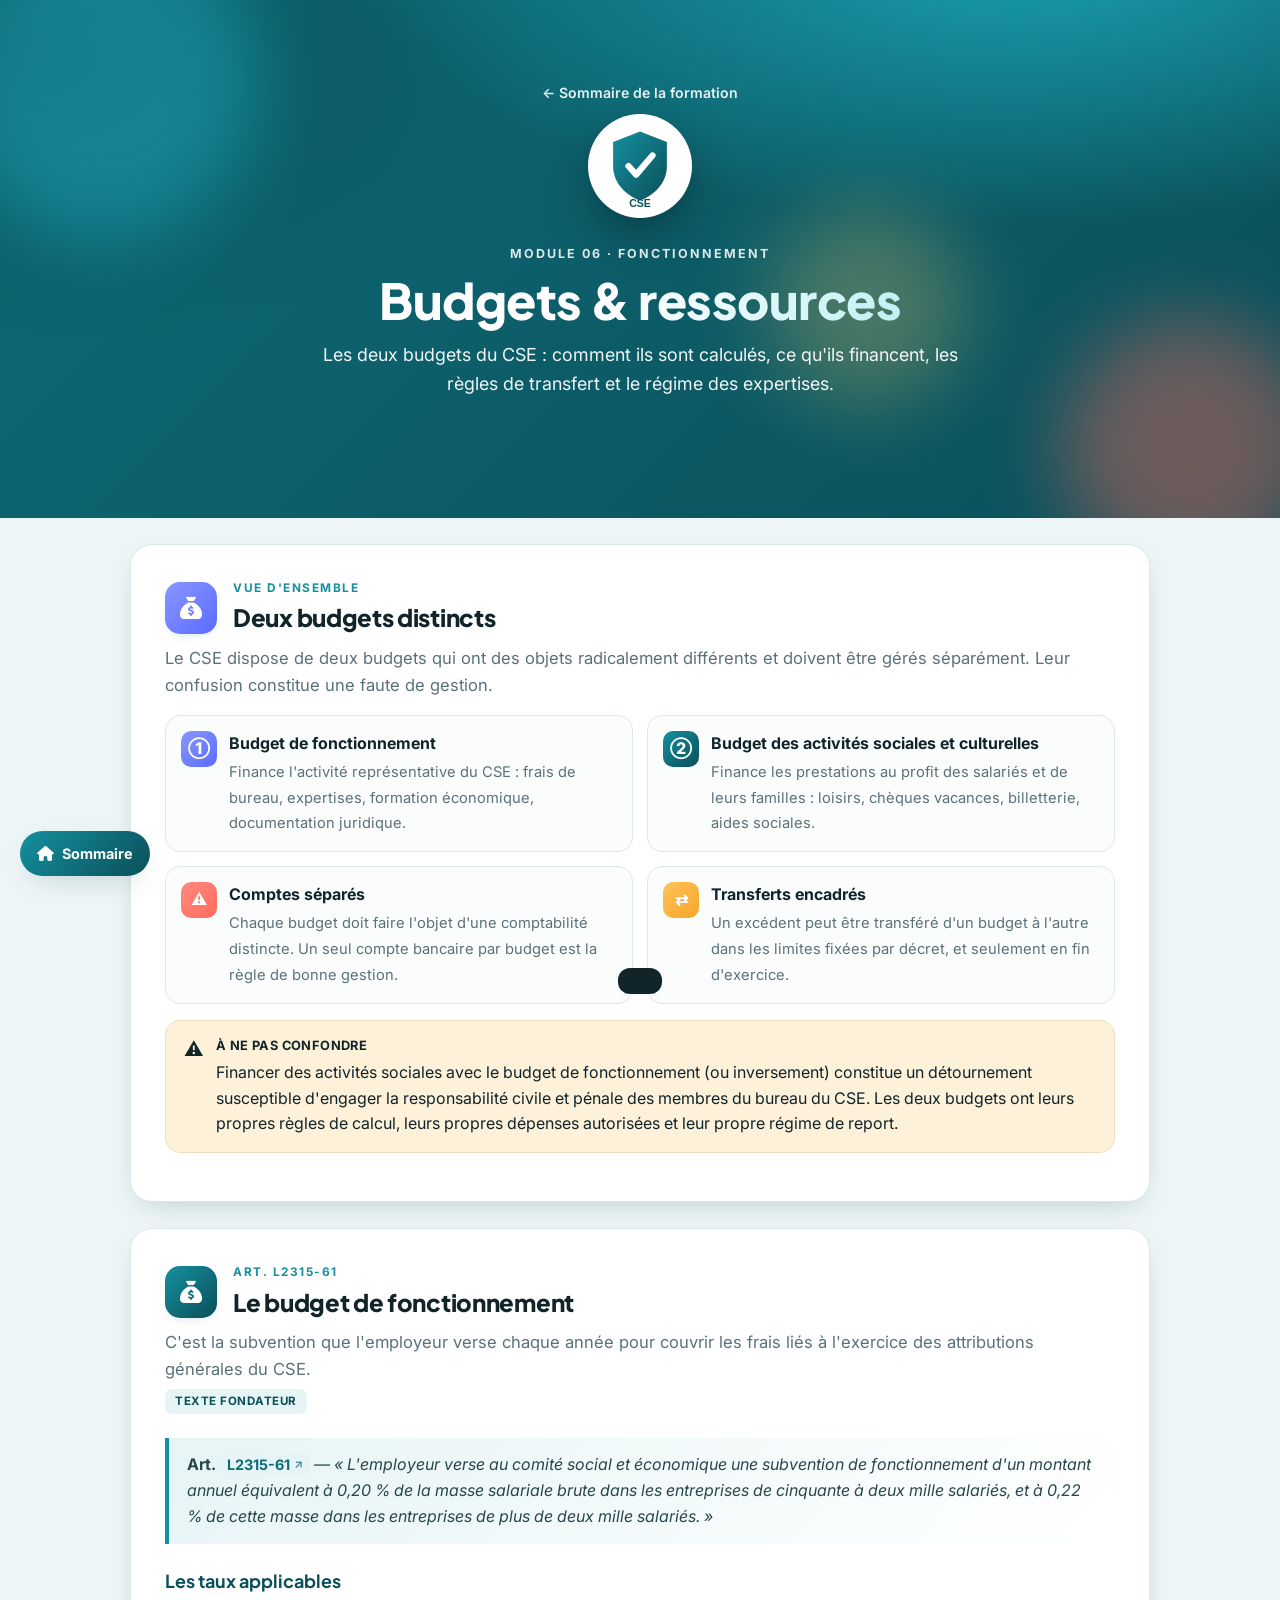
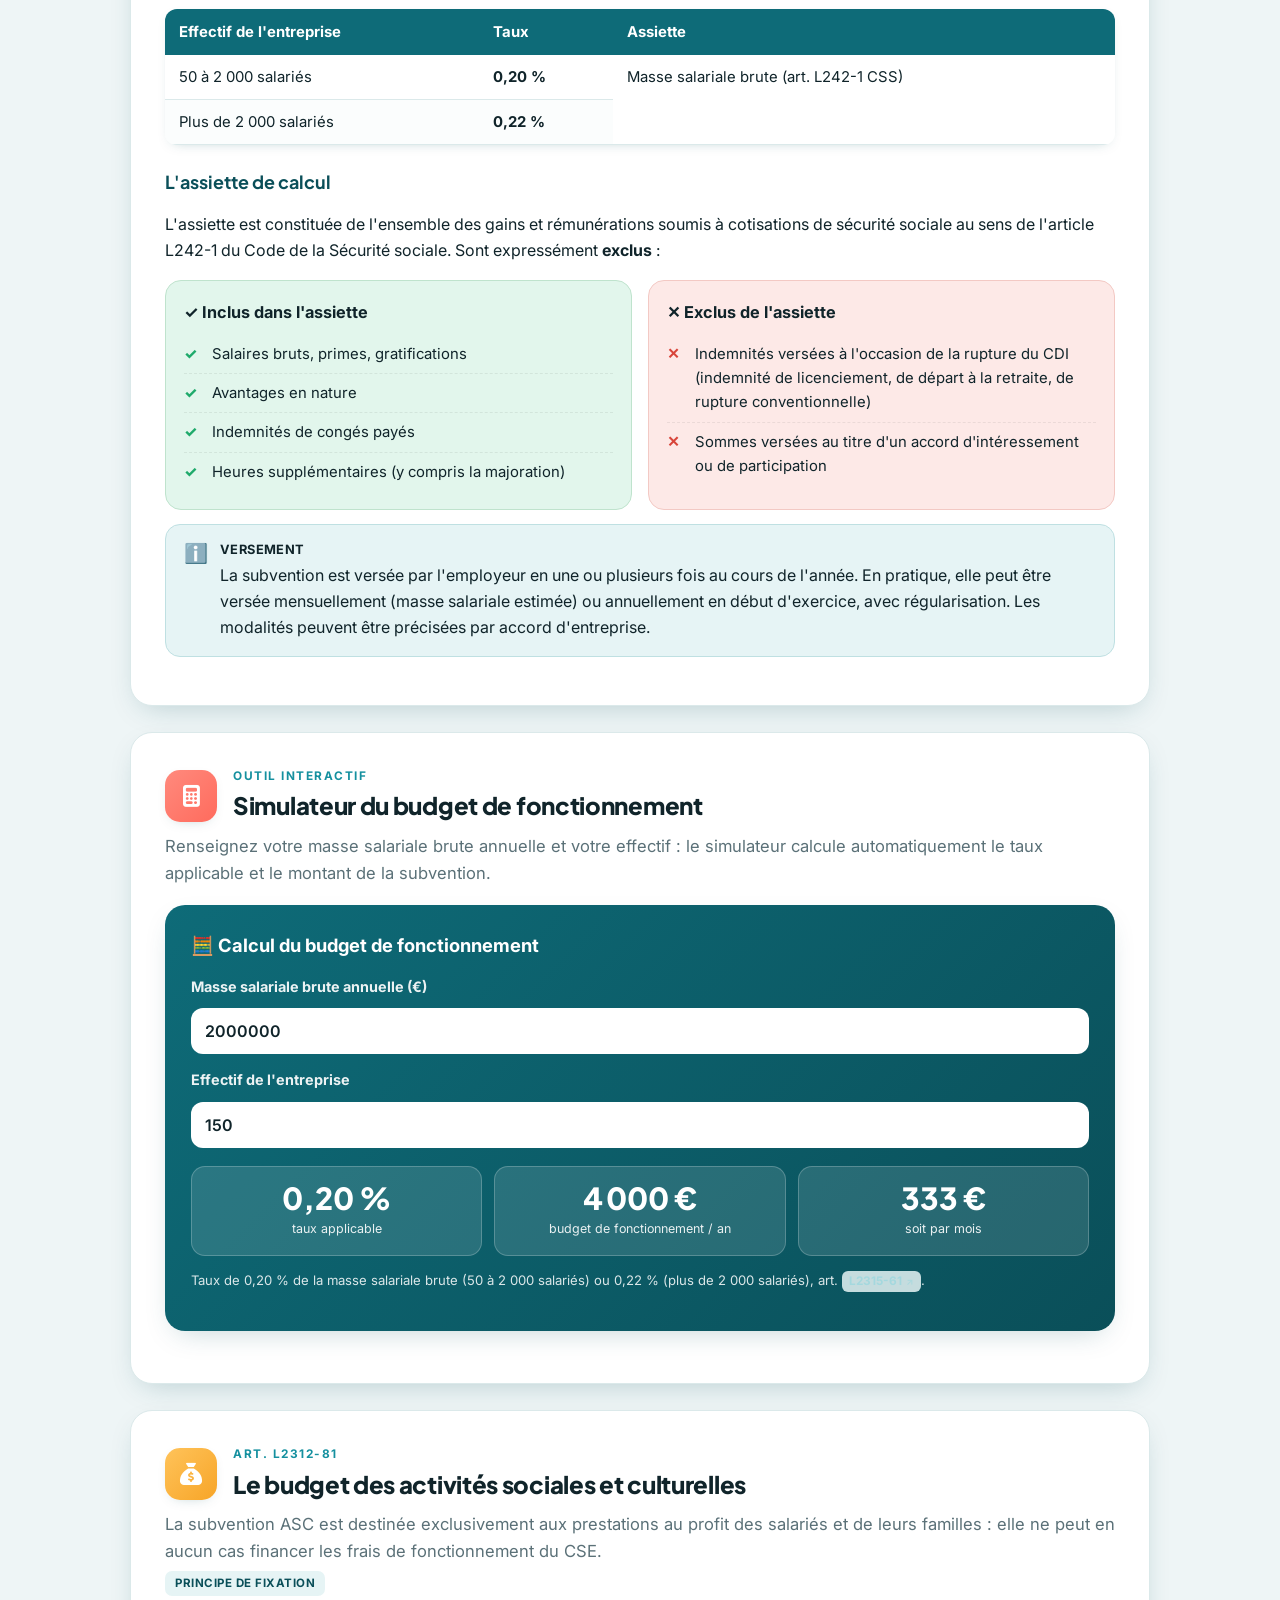
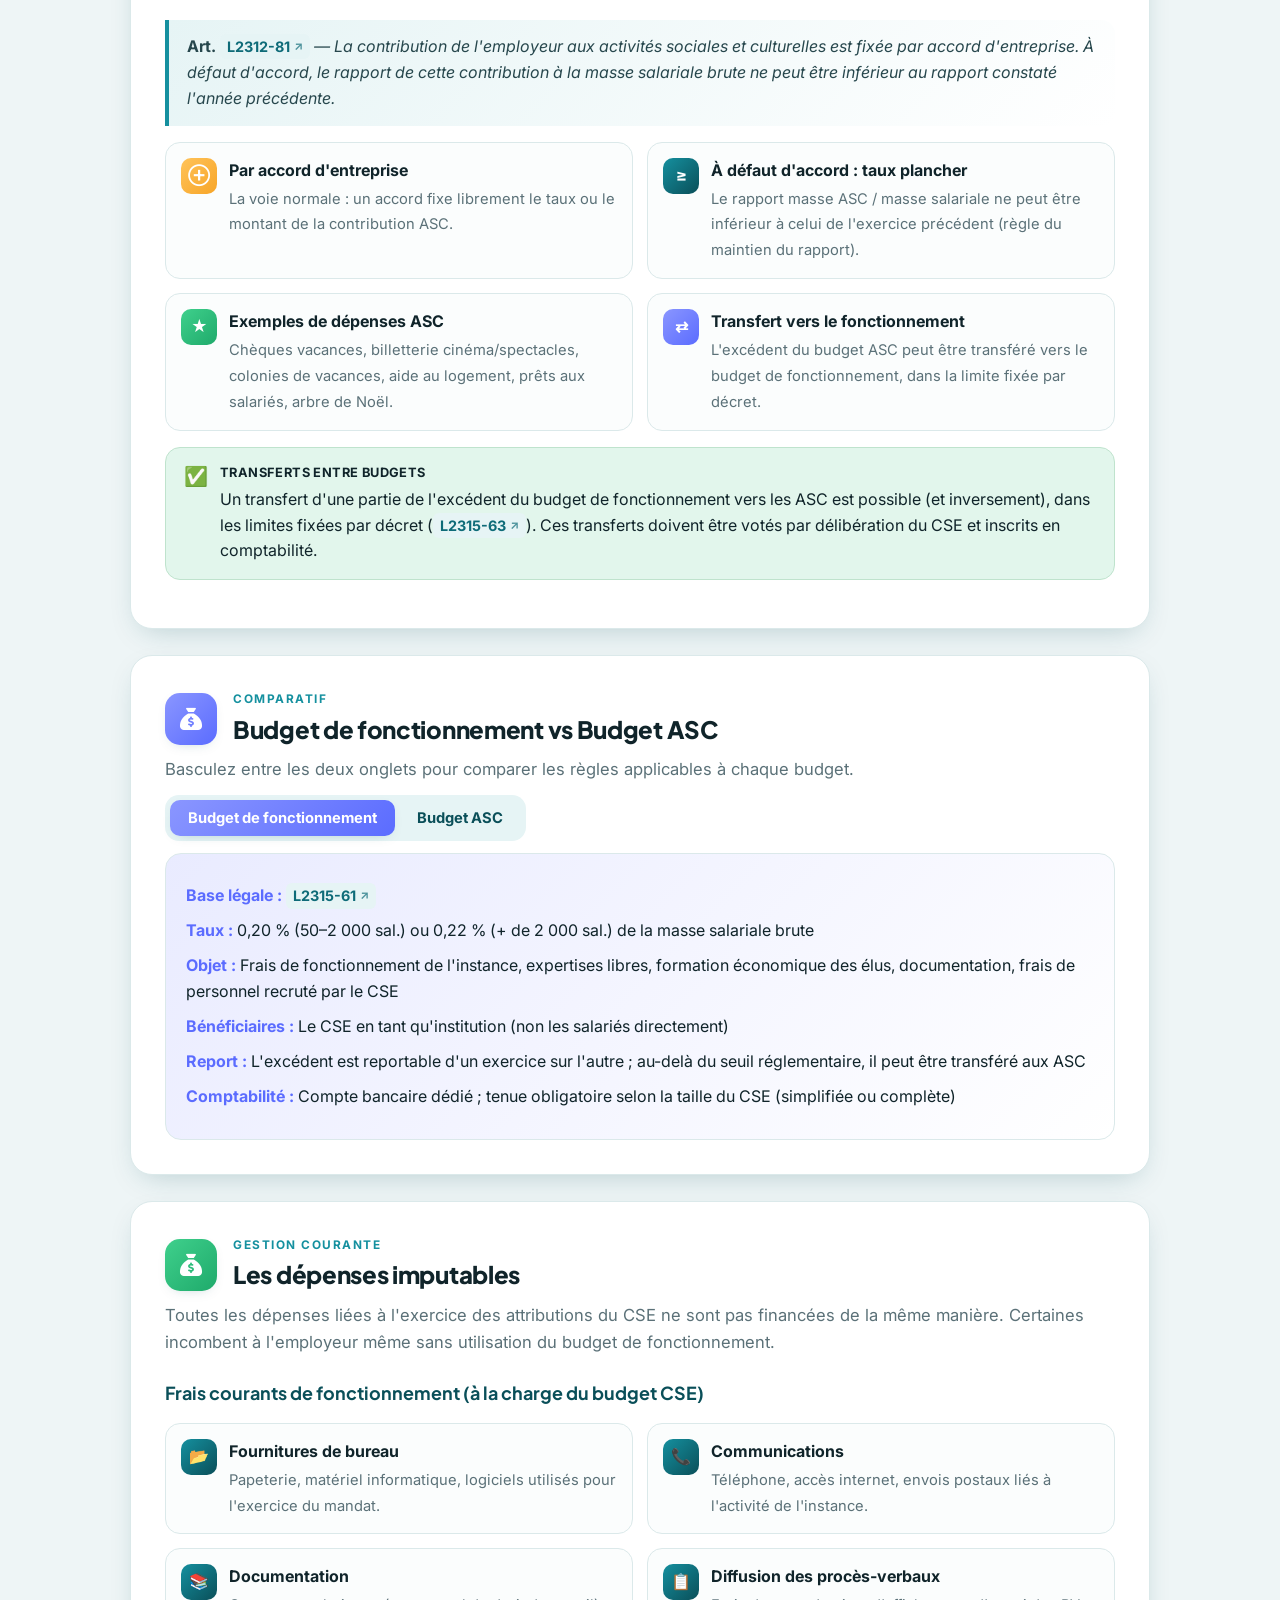
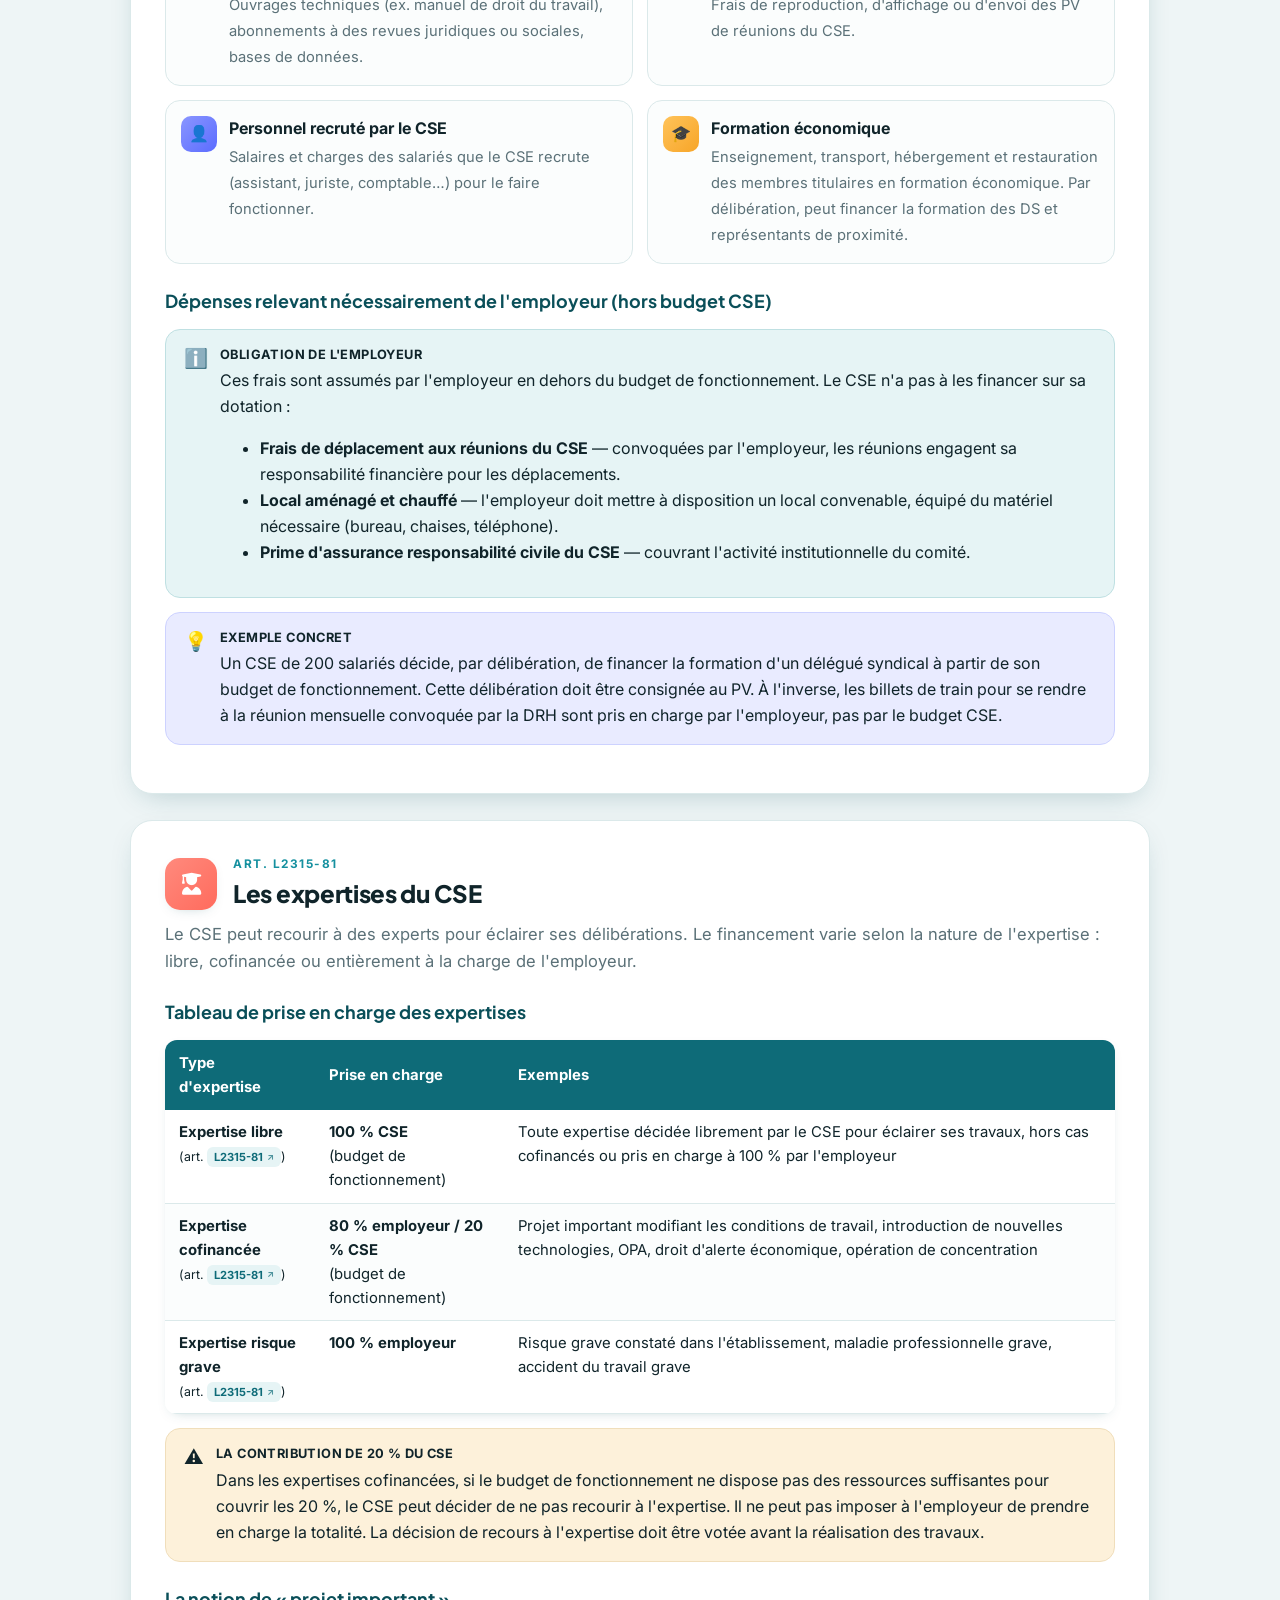
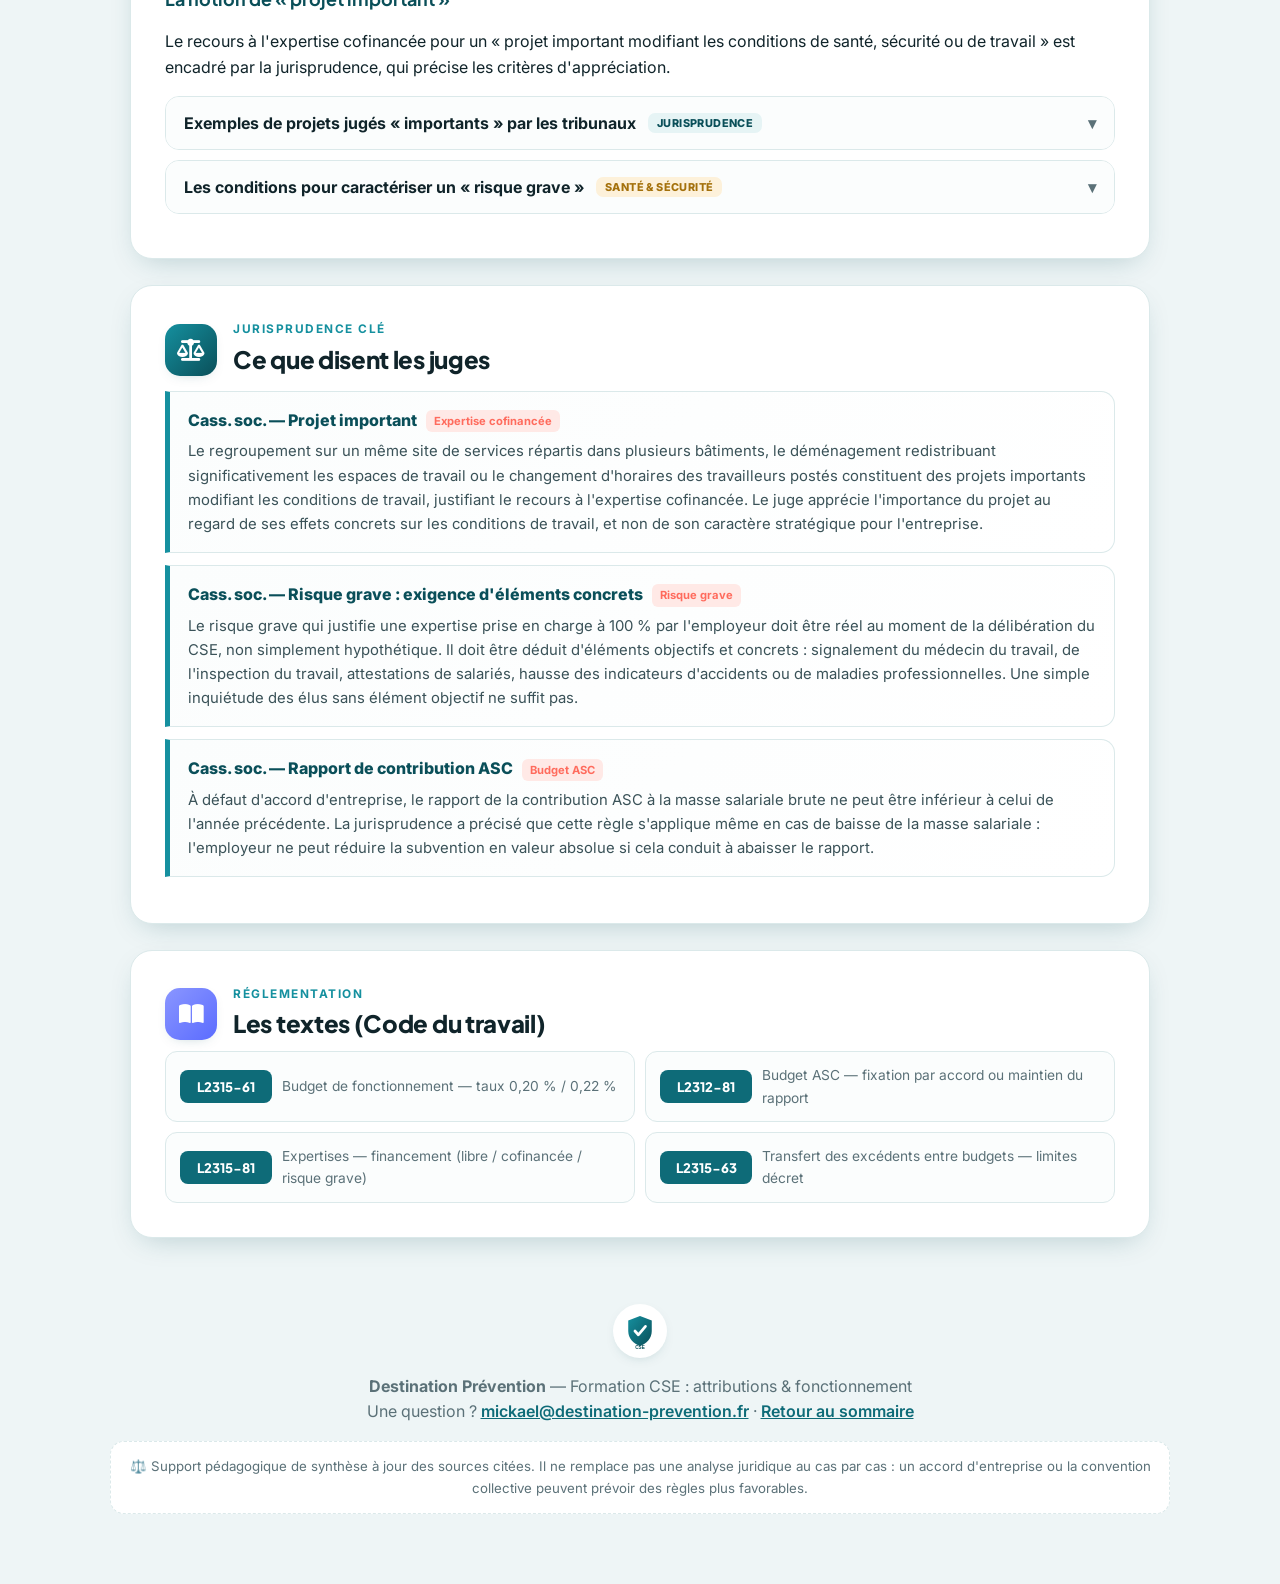
<file: budget.html>
<!DOCTYPE html>
<html lang="fr">
<head>
<meta charset="UTF-8">
<meta name="viewport" content="width=device-width, initial-scale=1.0">
<title>Budgets &amp; ressources — Formation CSE · Destination Prévention</title>
<link rel="icon" href="logo.svg">
<link rel="preconnect" href="https://fonts.googleapis.com">
<link rel="preconnect" href="https://fonts.gstatic.com" crossorigin>
<link href="https://fonts.googleapis.com/css2?family=Plus+Jakarta+Sans:wght@400;500;600;700;800&family=Inter:wght@400;500;600&display=swap" rel="stylesheet">
<link rel="stylesheet" href="styles.css">
<link rel="stylesheet" href="https://cdnjs.cloudflare.com/ajax/libs/font-awesome/6.5.2/css/all.min.css" referrerpolicy="no-referrer">
</head>
<body>
<div id="progress"></div>

<nav class="bar" id="nav">
  <div class="wrap">
    <a class="lg" href="index.html"><img class="mark" src="logo.svg" alt=""> Formation CSE</a>
    <div class="links">
      <a href="#deux-budgets">Deux budgets</a>
      <a href="#fonctionnement">Fonctionnement</a>
      <a href="#simulateur">Simulateur</a>
      <a href="#asc">Budget ASC</a>
      <a href="#comparateur">Comparateur</a>
      <a href="#depenses">Dépenses</a>
      <a href="#expertises">Expertises</a>
      <a href="#juri">Jurisprudence</a>
      <a href="#regl">Réglementation</a>
    </div>
  </div>
</nav>

<header class="hero">
  <div class="blob b1"></div><div class="blob b2"></div><div class="blob b3"></div>
  <div class="wrap">
    <div class="crumb"><a href="index.html">← Sommaire de la formation</a></div>
    <div class="logo-wrap"><img src="logo.svg" alt="Destination Prévention" style="width:96px;height:96px"></div>
    <span class="kick">Module 06 · Fonctionnement</span>
    <h1>Budgets &amp; <span class="hl">ressources</span></h1>
    <p class="sub">Les deux budgets du CSE : comment ils sont calculés, ce qu'ils financent, les règles de transfert et le régime des expertises.</p>
  </div>
</header>

<main class="wrap">

  <section id="deux-budgets">
    <div class="sec-head">
      <div class="sec-ico t-indigo"><i class="fa-solid fa-sack-dollar"></i></div>
      <div><div class="kicker">Vue d'ensemble</div><h2>Deux budgets distincts</h2></div>
    </div>
    <p class="lead">Le CSE dispose de deux budgets qui ont des objets radicalement différents et doivent être gérés séparément. Leur confusion constitue une faute de gestion.</p>
    <div class="feat">
      <div class="f"><div class="fi t-indigo">①</div><div><b>Budget de fonctionnement</b><span>Finance l'activité représentative du CSE : frais de bureau, expertises, formation économique, documentation juridique.</span></div></div>
      <div class="f"><div class="fi t-teal">②</div><div><b>Budget des activités sociales et culturelles</b><span>Finance les prestations au profit des salariés et de leurs familles : loisirs, chèques vacances, billetterie, aides sociales.</span></div></div>
      <div class="f"><div class="fi t-coral">⚠</div><div><b>Comptes séparés</b><span>Chaque budget doit faire l'objet d'une comptabilité distincte. Un seul compte bancaire par budget est la règle de bonne gestion.</span></div></div>
      <div class="f"><div class="fi t-amber">⇄</div><div><b>Transferts encadrés</b><span>Un excédent peut être transféré d'un budget à l'autre dans les limites fixées par décret, et seulement en fin d'exercice.</span></div></div>
    </div>
    <div class="note n-warn"><span class="ni">⚠️</span><div><span class="tag">À ne pas confondre</span><p>Financer des activités sociales avec le budget de fonctionnement (ou inversement) constitue un détournement susceptible d'engager la responsabilité civile et pénale des membres du bureau du CSE. Les deux budgets ont leurs propres règles de calcul, leurs propres dépenses autorisées et leur propre régime de report.</p></div></div>
  </section>

  <section id="fonctionnement">
    <div class="sec-head">
      <div class="sec-ico t-teal"><i class="fa-solid fa-sack-dollar"></i></div>
      <div><div class="kicker">Art. L2315-61</div><h2>Le budget de fonctionnement</h2></div>
    </div>
    <p class="lead">C'est la subvention que l'employeur verse chaque année pour couvrir les frais liés à l'exercice des attributions générales du CSE.</p>
    <span class="chips-law">Texte fondateur</span>
    <blockquote class="art"><b>Art. <a class="lf" href="https://www.legifrance.gouv.fr/codes/article_lc/LEGIARTI000036761916" target="_blank" rel="noopener">L2315-61</a></b> — « L'employeur verse au comité social et économique une subvention de fonctionnement d'un montant annuel équivalent à 0,20 % de la masse salariale brute dans les entreprises de cinquante à deux mille salariés, et à 0,22 % de cette masse dans les entreprises de plus de deux mille salariés. »</blockquote>
    <h3 class="sub">Les taux applicables</h3>
    <table class="tbl">
      <thead><tr><th>Effectif de l'entreprise</th><th>Taux</th><th>Assiette</th></tr></thead>
      <tbody>
        <tr><td>50 à 2 000 salariés</td><td><b>0,20 %</b></td><td rowspan="2">Masse salariale brute (art. L242-1 CSS)</td></tr>
        <tr><td>Plus de 2 000 salariés</td><td><b>0,22 %</b></td></tr>
      </tbody>
    </table>
    <h3 class="sub">L'assiette de calcul</h3>
    <p>L'assiette est constituée de l'ensemble des gains et rémunérations soumis à cotisations de sécurité sociale au sens de l'article L242-1 du Code de la Sécurité sociale. Sont expressément <strong>exclus</strong> :</p>
    <div class="dd">
      <div class="col can">
        <h4>✓ Inclus dans l'assiette</h4>
        <ul>
          <li>Salaires bruts, primes, gratifications</li>
          <li>Avantages en nature</li>
          <li>Indemnités de congés payés</li>
          <li>Heures supplémentaires (y compris la majoration)</li>
        </ul>
      </div>
      <div class="col cant">
        <h4>✕ Exclus de l'assiette</h4>
        <ul>
          <li>Indemnités versées à l'occasion de la rupture du CDI (indemnité de licenciement, de départ à la retraite, de rupture conventionnelle)</li>
          <li>Sommes versées au titre d'un accord d'intéressement ou de participation</li>
        </ul>
      </div>
    </div>
    <div class="note n-info"><span class="ni">ℹ️</span><div><span class="tag">Versement</span><p>La subvention est versée par l'employeur en une ou plusieurs fois au cours de l'année. En pratique, elle peut être versée mensuellement (masse salariale estimée) ou annuellement en début d'exercice, avec régularisation. Les modalités peuvent être précisées par accord d'entreprise.</p></div></div>
  </section>

  <section id="simulateur">
    <div class="sec-head">
      <div class="sec-ico t-coral"><i class="fa-solid fa-calculator"></i></div>
      <div><div class="kicker">Outil interactif</div><h2>Simulateur du budget de fonctionnement</h2></div>
    </div>
    <p class="lead">Renseignez votre masse salariale brute annuelle et votre effectif : le simulateur calcule automatiquement le taux applicable et le montant de la subvention.</p>
    <div class="calc">
      <h4>🧮 Calcul du budget de fonctionnement</h4>
      <label for="sim-masse">Masse salariale brute annuelle (€)</label>
      <input id="sim-masse" type="text" inputmode="numeric" value="2000000">
      <label for="sim-eff2" style="margin-top:14px">Effectif de l'entreprise</label>
      <input id="sim-eff2" type="number" min="50" value="150">
      <div class="out">
        <div class="o"><div class="n" id="bud-taux">—</div><div class="l">taux applicable</div></div>
        <div class="o"><div class="n" id="bud-fct">—</div><div class="l">budget de fonctionnement / an</div></div>
        <div class="o"><div class="n" id="bud-mois">—</div><div class="l">soit par mois</div></div>
      </div>
      <p class="hint">Taux de 0,20 % de la masse salariale brute (50 à 2 000 salariés) ou 0,22 % (plus de 2 000 salariés), art. <a class="lf" href="https://www.legifrance.gouv.fr/codes/article_lc/LEGIARTI000036761916" target="_blank" rel="noopener" style="color:#bff0f5">L2315-61</a>.</p>
    </div>
  </section>

  <section id="asc">
    <div class="sec-head">
      <div class="sec-ico t-amber"><i class="fa-solid fa-sack-dollar"></i></div>
      <div><div class="kicker">Art. L2312-81</div><h2>Le budget des activités sociales et culturelles</h2></div>
    </div>
    <p class="lead">La subvention ASC est destinée exclusivement aux prestations au profit des salariés et de leurs familles : elle ne peut en aucun cas financer les frais de fonctionnement du CSE.</p>
    <span class="chips-law">Principe de fixation</span>
    <blockquote class="art"><b>Art. <a class="lf" href="https://www.legifrance.gouv.fr/codes/article_lc/LEGIARTI000036761976" target="_blank" rel="noopener">L2312-81</a></b> — La contribution de l'employeur aux activités sociales et culturelles est fixée par accord d'entreprise. À défaut d'accord, le rapport de cette contribution à la masse salariale brute ne peut être inférieur au rapport constaté l'année précédente.</blockquote>
    <div class="feat">
      <div class="f"><div class="fi t-amber">⊕</div><div><b>Par accord d'entreprise</b><span>La voie normale : un accord fixe librement le taux ou le montant de la contribution ASC.</span></div></div>
      <div class="f"><div class="fi t-teal">≥</div><div><b>À défaut d'accord : taux plancher</b><span>Le rapport masse ASC / masse salariale ne peut être inférieur à celui de l'exercice précédent (règle du maintien du rapport).</span></div></div>
      <div class="f"><div class="fi t-green">★</div><div><b>Exemples de dépenses ASC</b><span>Chèques vacances, billetterie cinéma/spectacles, colonies de vacances, aide au logement, prêts aux salariés, arbre de Noël.</span></div></div>
      <div class="f"><div class="fi t-indigo">⇄</div><div><b>Transfert vers le fonctionnement</b><span>L'excédent du budget ASC peut être transféré vers le budget de fonctionnement, dans la limite fixée par décret.</span></div></div>
    </div>
    <div class="note n-ok"><span class="ni">✅</span><div><span class="tag">Transferts entre budgets</span><p>Un transfert d'une partie de l'excédent du budget de fonctionnement vers les ASC est possible (et inversement), dans les limites fixées par décret (<a class="lf" href="https://www.legifrance.gouv.fr/codes/article_lc/LEGIARTI000043975219" target="_blank" rel="noopener">L2315-63</a>). Ces transferts doivent être votés par délibération du CSE et inscrits en comptabilité.</p></div></div>
  </section>

  <section id="comparateur">
    <div class="sec-head">
      <div class="sec-ico t-indigo"><i class="fa-solid fa-sack-dollar"></i></div>
      <div><div class="kicker">Comparatif</div><h2>Budget de fonctionnement vs Budget ASC</h2></div>
    </div>
    <p class="lead">Basculez entre les deux onglets pour comparer les règles applicables à chaque budget.</p>
    <div class="seg" data-group="budgets">
      <button data-k="a" class="on">Budget de fonctionnement</button>
      <button data-k="b">Budget ASC</button>
    </div>
    <div class="panel a show" data-group="budgets" data-k="a">
      <div class="kv"><b>Base légale :</b> <a class="lf" href="https://www.legifrance.gouv.fr/codes/article_lc/LEGIARTI000036761916" target="_blank" rel="noopener">L2315-61</a></div>
      <div class="kv"><b>Taux :</b> 0,20 % (50–2 000 sal.) ou 0,22 % (+ de 2 000 sal.) de la masse salariale brute</div>
      <div class="kv"><b>Objet :</b> Frais de fonctionnement de l'instance, expertises libres, formation économique des élus, documentation, frais de personnel recruté par le CSE</div>
      <div class="kv"><b>Bénéficiaires :</b> Le CSE en tant qu'institution (non les salariés directement)</div>
      <div class="kv"><b>Report :</b> L'excédent est reportable d'un exercice sur l'autre ; au-delà du seuil réglementaire, il peut être transféré aux ASC</div>
      <div class="kv"><b>Comptabilité :</b> Compte bancaire dédié ; tenue obligatoire selon la taille du CSE (simplifiée ou complète)</div>
    </div>
    <div class="panel b" data-group="budgets" data-k="b">
      <div class="kv"><b>Base légale :</b> <a class="lf" href="https://www.legifrance.gouv.fr/codes/article_lc/LEGIARTI000036761976" target="_blank" rel="noopener">L2312-81</a></div>
      <div class="kv"><b>Taux :</b> Fixé par accord d'entreprise ; à défaut, au moins égal au rapport constaté l'année précédente</div>
      <div class="kv"><b>Objet :</b> Activités sociales et culturelles au profit des salariés et de leurs familles : loisirs, aide au logement, chèques vacances, billetterie, soutien scolaire…</div>
      <div class="kv"><b>Bénéficiaires :</b> Les salariés et, le cas échéant, leurs ayants droit (conjoints, enfants)</div>
      <div class="kv"><b>Report :</b> L'excédent est reportable ; il peut aussi être transféré vers le budget de fonctionnement dans la limite réglementaire</div>
      <div class="kv"><b>Comptabilité :</b> Compte bancaire dédié ; présentation des comptes à l'assemblée générale des salariés recommandée pour la transparence</div>
    </div>
  </section>

  <section id="depenses">
    <div class="sec-head">
      <div class="sec-ico t-green"><i class="fa-solid fa-sack-dollar"></i></div>
      <div><div class="kicker">Gestion courante</div><h2>Les dépenses imputables</h2></div>
    </div>
    <p class="lead">Toutes les dépenses liées à l'exercice des attributions du CSE ne sont pas financées de la même manière. Certaines incombent à l'employeur même sans utilisation du budget de fonctionnement.</p>
    <h3 class="sub">Frais courants de fonctionnement (à la charge du budget CSE)</h3>
    <div class="feat">
      <div class="f"><div class="fi t-teal">📂</div><div><b>Fournitures de bureau</b><span>Papeterie, matériel informatique, logiciels utilisés pour l'exercice du mandat.</span></div></div>
      <div class="f"><div class="fi t-teal">📞</div><div><b>Communications</b><span>Téléphone, accès internet, envois postaux liés à l'activité de l'instance.</span></div></div>
      <div class="f"><div class="fi t-teal">📚</div><div><b>Documentation</b><span>Ouvrages techniques (ex. manuel de droit du travail), abonnements à des revues juridiques ou sociales, bases de données.</span></div></div>
      <div class="f"><div class="fi t-teal">📋</div><div><b>Diffusion des procès-verbaux</b><span>Frais de reproduction, d'affichage ou d'envoi des PV de réunions du CSE.</span></div></div>
      <div class="f"><div class="fi t-indigo">👤</div><div><b>Personnel recruté par le CSE</b><span>Salaires et charges des salariés que le CSE recrute (assistant, juriste, comptable…) pour le faire fonctionner.</span></div></div>
      <div class="f"><div class="fi t-amber">🎓</div><div><b>Formation économique</b><span>Enseignement, transport, hébergement et restauration des membres titulaires en formation économique. Par délibération, peut financer la formation des DS et représentants de proximité.</span></div></div>
    </div>
    <h3 class="sub">Dépenses relevant nécessairement de l'employeur (hors budget CSE)</h3>
    <div class="note n-info"><span class="ni">ℹ️</span><div><span class="tag">Obligation de l'employeur</span><p>Ces frais sont assumés par l'employeur en dehors du budget de fonctionnement. Le CSE n'a pas à les financer sur sa dotation :</p><ul><li><strong>Frais de déplacement aux réunions du CSE</strong> — convoquées par l'employeur, les réunions engagent sa responsabilité financière pour les déplacements.</li><li><strong>Local aménagé et chauffé</strong> — l'employeur doit mettre à disposition un local convenable, équipé du matériel nécessaire (bureau, chaises, téléphone).</li><li><strong>Prime d'assurance responsabilité civile du CSE</strong> — couvrant l'activité institutionnelle du comité.</li></ul></div></div>
    <div class="note n-ex"><span class="ni">💡</span><div><span class="tag">Exemple concret</span><p>Un CSE de 200 salariés décide, par délibération, de financer la formation d'un délégué syndical à partir de son budget de fonctionnement. Cette délibération doit être consignée au PV. À l'inverse, les billets de train pour se rendre à la réunion mensuelle convoquée par la DRH sont pris en charge par l'employeur, pas par le budget CSE.</p></div></div>
  </section>

  <section id="expertises">
    <div class="sec-head">
      <div class="sec-ico t-coral"><i class="fa-solid fa-user-graduate"></i></div>
      <div><div class="kicker">Art. L2315-81</div><h2>Les expertises du CSE</h2></div>
    </div>
    <p class="lead">Le CSE peut recourir à des experts pour éclairer ses délibérations. Le financement varie selon la nature de l'expertise : libre, cofinancée ou entièrement à la charge de l'employeur.</p>
    <h3 class="sub">Tableau de prise en charge des expertises</h3>
    <table class="tbl">
      <thead><tr><th>Type d'expertise</th><th>Prise en charge</th><th>Exemples</th></tr></thead>
      <tbody>
        <tr>
          <td><b>Expertise libre</b><br><small>(art. <a class="lf" href="https://www.legifrance.gouv.fr/codes/article_lc/LEGIARTI000036262523" target="_blank" rel="noopener">L2315-81</a>)</small></td>
          <td><b>100 % CSE</b><br>(budget de fonctionnement)</td>
          <td>Toute expertise décidée librement par le CSE pour éclairer ses travaux, hors cas cofinancés ou pris en charge à 100 % par l'employeur</td>
        </tr>
        <tr>
          <td><b>Expertise cofinancée</b><br><small>(art. <a class="lf" href="https://www.legifrance.gouv.fr/codes/article_lc/LEGIARTI000036262523" target="_blank" rel="noopener">L2315-81</a>)</small></td>
          <td><b>80 % employeur / 20 % CSE</b><br>(budget de fonctionnement)</td>
          <td>Projet important modifiant les conditions de travail, introduction de nouvelles technologies, OPA, droit d'alerte économique, opération de concentration</td>
        </tr>
        <tr>
          <td><b>Expertise risque grave</b><br><small>(art. <a class="lf" href="https://www.legifrance.gouv.fr/codes/article_lc/LEGIARTI000036262523" target="_blank" rel="noopener">L2315-81</a>)</small></td>
          <td><b>100 % employeur</b></td>
          <td>Risque grave constaté dans l'établissement, maladie professionnelle grave, accident du travail grave</td>
        </tr>
      </tbody>
    </table>
    <div class="note n-warn"><span class="ni">⚠️</span><div><span class="tag">La contribution de 20 % du CSE</span><p>Dans les expertises cofinancées, si le budget de fonctionnement ne dispose pas des ressources suffisantes pour couvrir les 20 %, le CSE peut décider de ne pas recourir à l'expertise. Il ne peut pas imposer à l'employeur de prendre en charge la totalité. La décision de recours à l'expertise doit être votée avant la réalisation des travaux.</p></div></div>
    <h3 class="sub">La notion de « projet important »</h3>
    <p>Le recours à l'expertise cofinancée pour un « projet important modifiant les conditions de santé, sécurité ou de travail » est encadré par la jurisprudence, qui précise les critères d'appréciation.</p>
    <div class="acc">
      <button>Exemples de projets jugés « importants » par les tribunaux<span class="vp b">Jurisprudence</span><span class="chev">▾</span></button>
      <div class="body"><div class="inner">
        <p>Les juridictions reconnaissent le caractère « important » dans les situations suivantes :</p>
        <ul>
          <li>Regroupement sur un même site de services auparavant répartis sur plusieurs établissements</li>
          <li>Déménagement redistribuant significativement les espaces de travail et modifiant l'organisation de la production</li>
          <li>Changement d'horaires des travailleurs postés (passage d'un régime 2x8 à 3x8 par exemple)</li>
          <li>Fusion de deux services entraînant une modification des missions et des méthodes de travail</li>
        </ul>
        <p>En revanche, une réorganisation purement hiérarchique (changement de rattachement) sans incidence sur les conditions concrètes de travail n'est pas nécessairement qualifiée de projet important.</p>
      </div></div>
    </div>
    <div class="acc">
      <button>Les conditions pour caractériser un « risque grave »<span class="vp hc">Santé & Sécurité</span><span class="chev">▾</span></button>
      <div class="body"><div class="inner">
        <p>Pour justifier une expertise « risque grave » (100 % employeur), trois conditions sont requises :</p>
        <ul>
          <li><strong>Réalité :</strong> le risque doit être réel au moment de la délibération du CSE, non simplement hypothétique ou craint pour l'avenir</li>
          <li><strong>Objectivité :</strong> déduit d'éléments objectifs et concrets (signalement du médecin du travail ou de l'inspection du travail, attestations de salariés, hausse d'indicateurs d'absentéisme ou d'accidents)</li>
          <li><strong>Gravité :</strong> d'une intensité suffisante pour justifier l'intervention d'un expert externe</li>
        </ul>
        <p>La simple crainte des élus ou la survenance d'un seul incident mineur ne suffit pas à caractériser le risque grave.</p>
      </div></div>
    </div>
  </section>

  <section id="juri">
    <div class="sec-head">
      <div class="sec-ico t-teal"><i class="fa-solid fa-scale-balanced"></i></div>
      <div><div class="kicker">Jurisprudence clé</div><h2>Ce que disent les juges</h2></div>
    </div>
    <div class="juri">
      <div class="jt">Cass. soc. — Projet important <span class="jp">Expertise cofinancée</span></div>
      <p>Le regroupement sur un même site de services répartis dans plusieurs bâtiments, le déménagement redistribuant significativement les espaces de travail ou le changement d'horaires des travailleurs postés constituent des projets importants modifiant les conditions de travail, justifiant le recours à l'expertise cofinancée. Le juge apprécie l'importance du projet au regard de ses effets concrets sur les conditions de travail, et non de son caractère stratégique pour l'entreprise.</p>
    </div>
    <div class="juri">
      <div class="jt">Cass. soc. — Risque grave : exigence d'éléments concrets <span class="jp">Risque grave</span></div>
      <p>Le risque grave qui justifie une expertise prise en charge à 100 % par l'employeur doit être réel au moment de la délibération du CSE, non simplement hypothétique. Il doit être déduit d'éléments objectifs et concrets : signalement du médecin du travail, de l'inspection du travail, attestations de salariés, hausse des indicateurs d'accidents ou de maladies professionnelles. Une simple inquiétude des élus sans élément objectif ne suffit pas.</p>
    </div>
    <div class="juri">
      <div class="jt">Cass. soc. — Rapport de contribution ASC <span class="jp">Budget ASC</span></div>
      <p>À défaut d'accord d'entreprise, le rapport de la contribution ASC à la masse salariale brute ne peut être inférieur à celui de l'année précédente. La jurisprudence a précisé que cette règle s'applique même en cas de baisse de la masse salariale : l'employeur ne peut réduire la subvention en valeur absolue si cela conduit à abaisser le rapport.</p>
    </div>
  </section>

  <section id="regl">
    <div class="sec-head">
      <div class="sec-ico t-indigo"><i class="fa-solid fa-book-open"></i></div>
      <div><div class="kicker">Réglementation</div><h2>Les textes (Code du travail)</h2></div>
    </div>
    <div class="regl">
      <a href="https://www.legifrance.gouv.fr/codes/article_lc/LEGIARTI000036761916" target="_blank" rel="noopener"><span class="code">L2315-61</span><span>Budget de fonctionnement — taux 0,20 % / 0,22 %</span></a>
      <a href="https://www.legifrance.gouv.fr/codes/article_lc/LEGIARTI000036761976" target="_blank" rel="noopener"><span class="code">L2312-81</span><span>Budget ASC — fixation par accord ou maintien du rapport</span></a>
      <a href="https://www.legifrance.gouv.fr/codes/article_lc/LEGIARTI000036262523" target="_blank" rel="noopener"><span class="code">L2315-81</span><span>Expertises — financement (libre / cofinancée / risque grave)</span></a>
      <a href="https://www.legifrance.gouv.fr/codes/article_lc/LEGIARTI000043975219" target="_blank" rel="noopener"><span class="code">L2315-63</span><span>Transfert des excédents entre budgets — limites décret</span></a>
    </div>
  </section>

</main>

<footer>
  <div class="fmark"><img src="logo.svg" alt="" style="width:42px;height:42px"></div>
  <p><b>Destination Prévention</b> — Formation CSE : attributions &amp; fonctionnement<br>
  Une question ? <a href="mailto:mickael@destination-prevention.fr">mickael@destination-prevention.fr</a> · <a href="index.html">Retour au sommaire</a></p>
  <div class="disc">⚖️ Support pédagogique de synthèse à jour des sources citées. Il ne remplace pas une analyse juridique au cas par cas : un accord d'entreprise ou la convention collective peuvent prévoir des règles plus favorables.</div>
</footer>

<div id="toast"></div>
<button class="btt" id="btt" aria-label="Revenir en haut">↑</button>
<script src="app.js"></script>
</body>
</html>
</file>
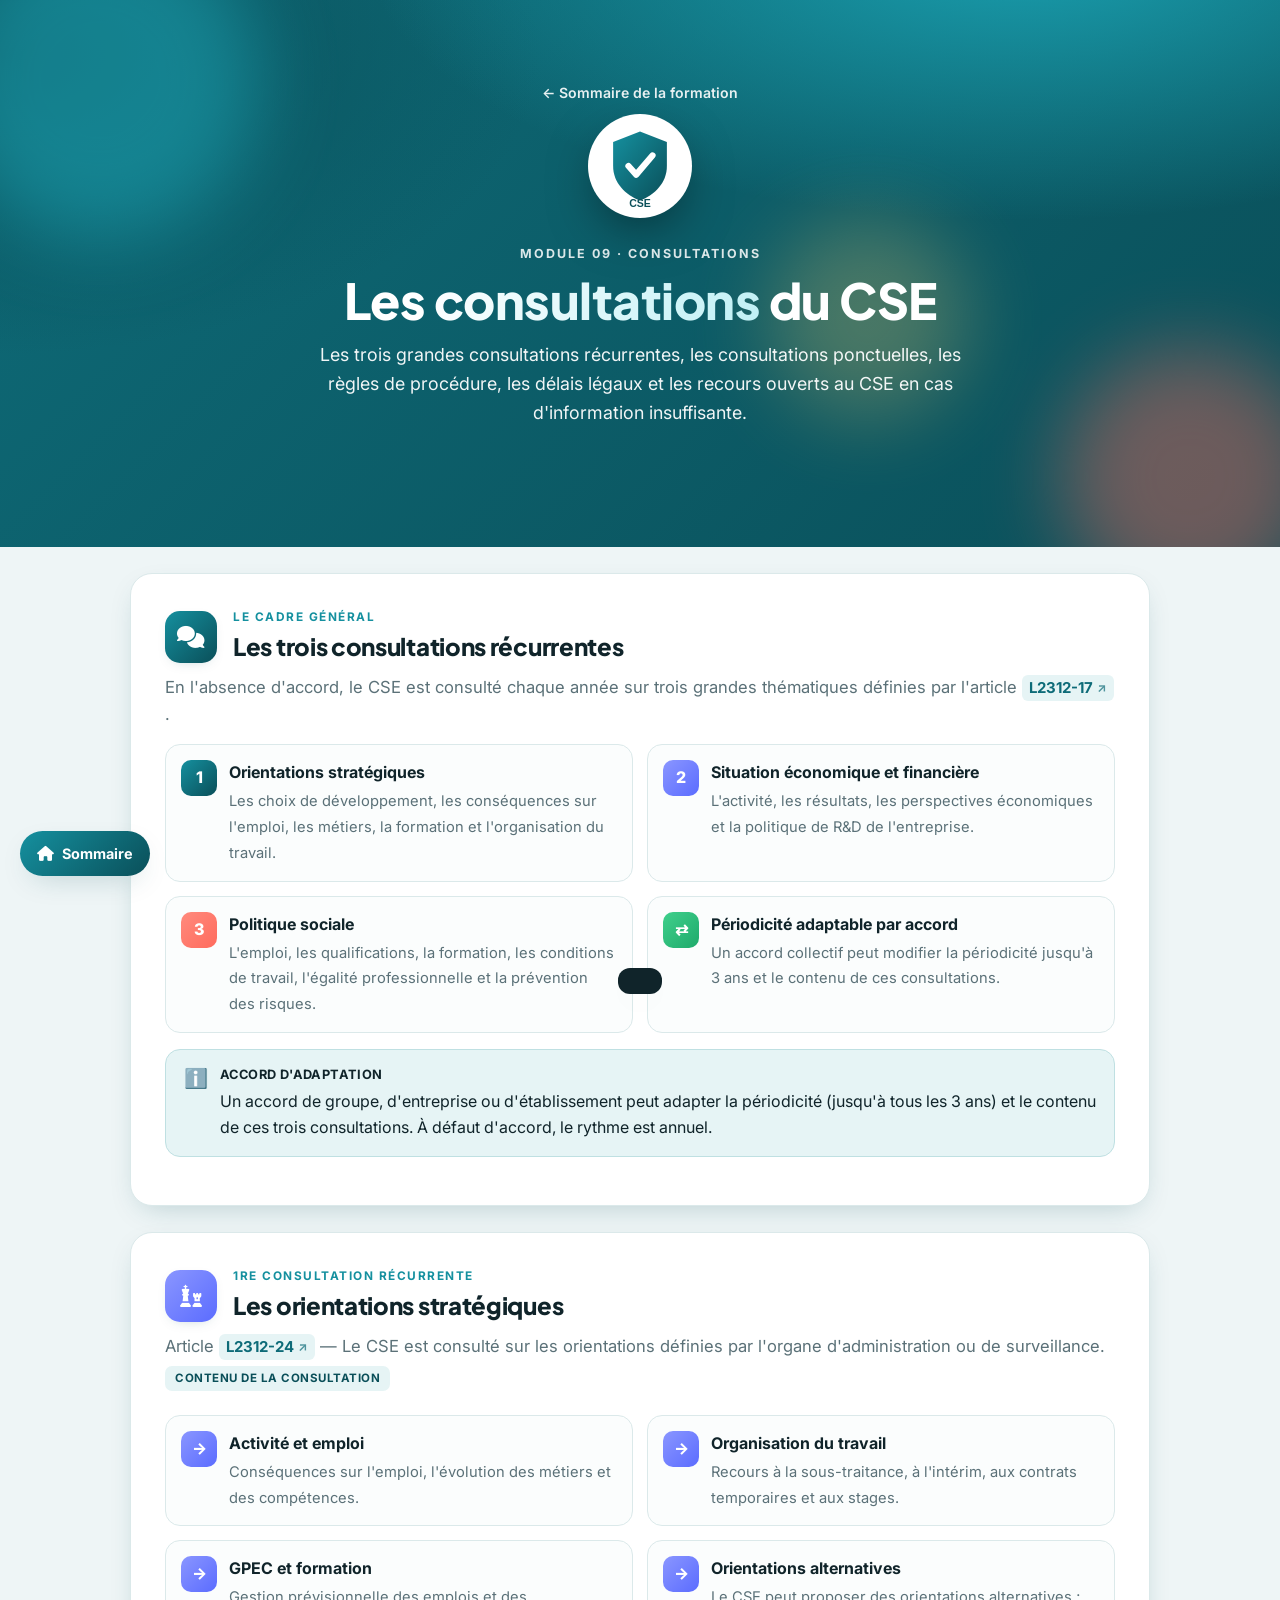
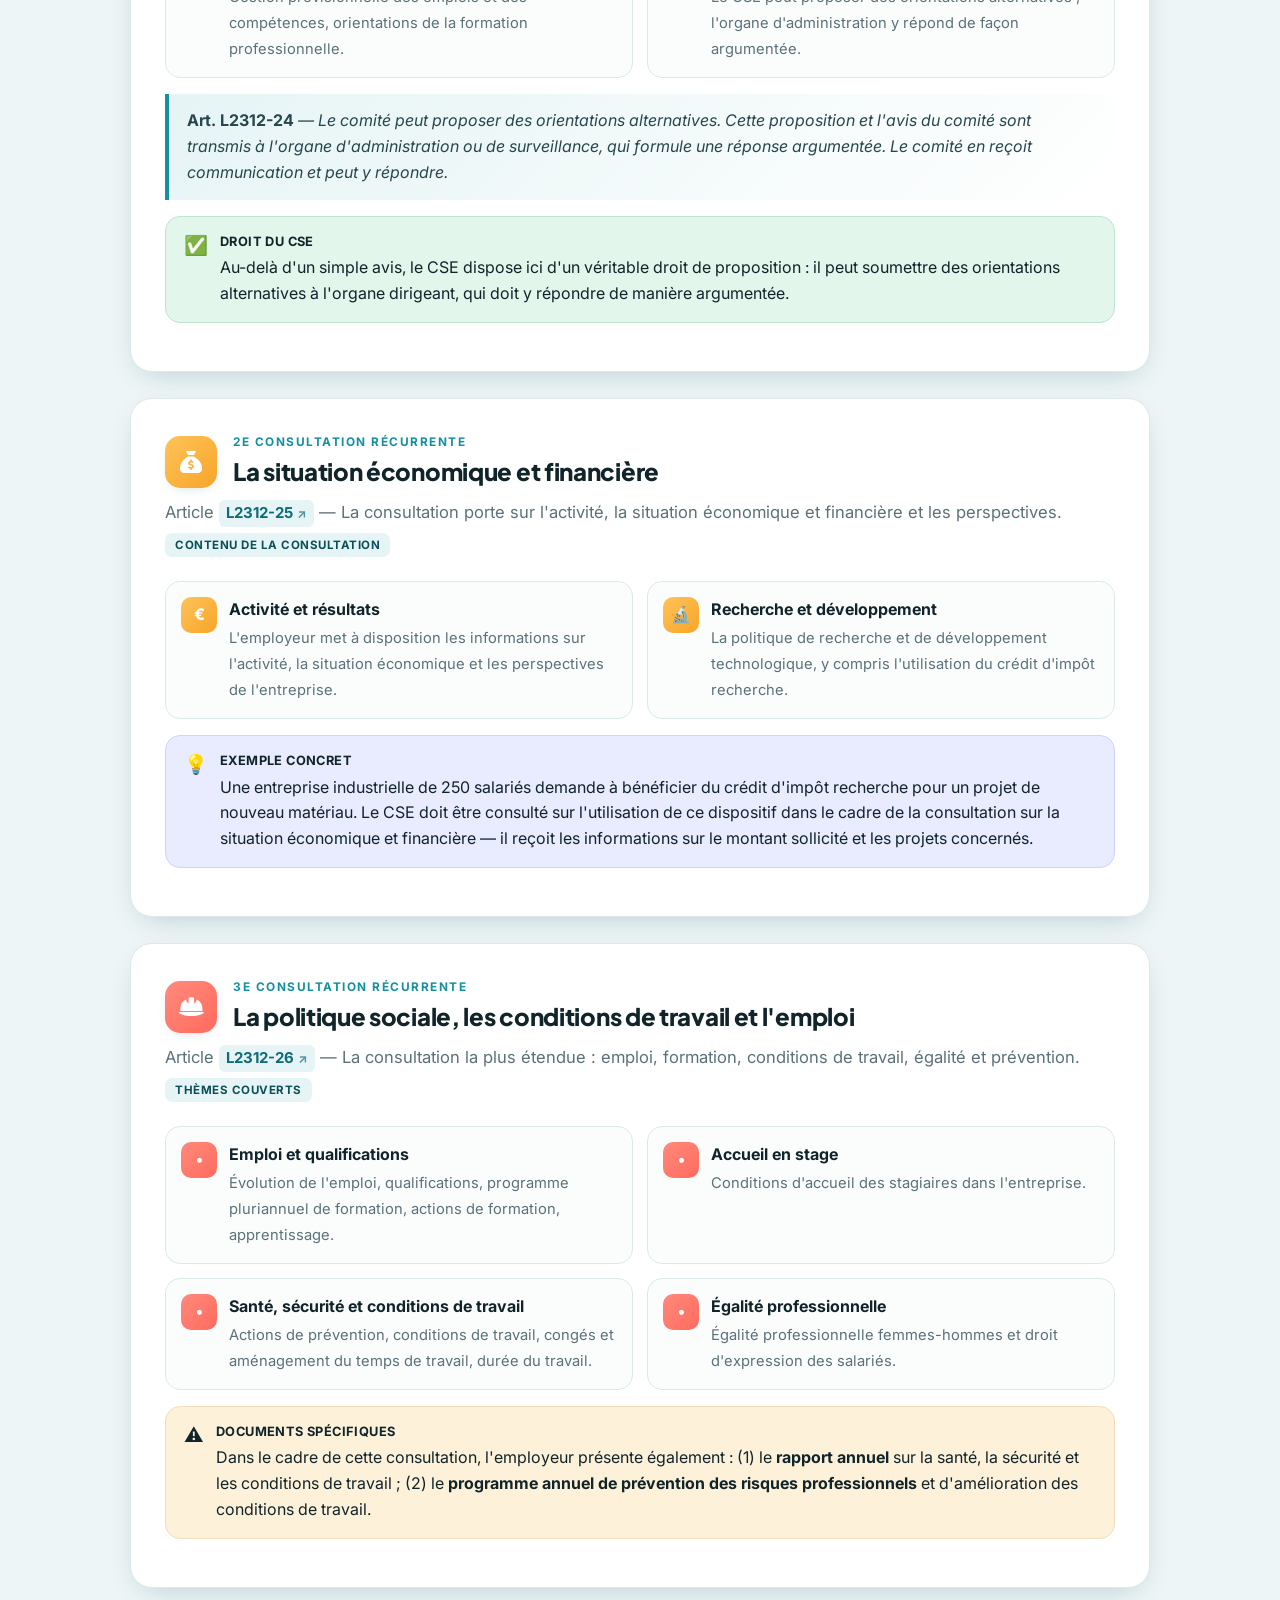
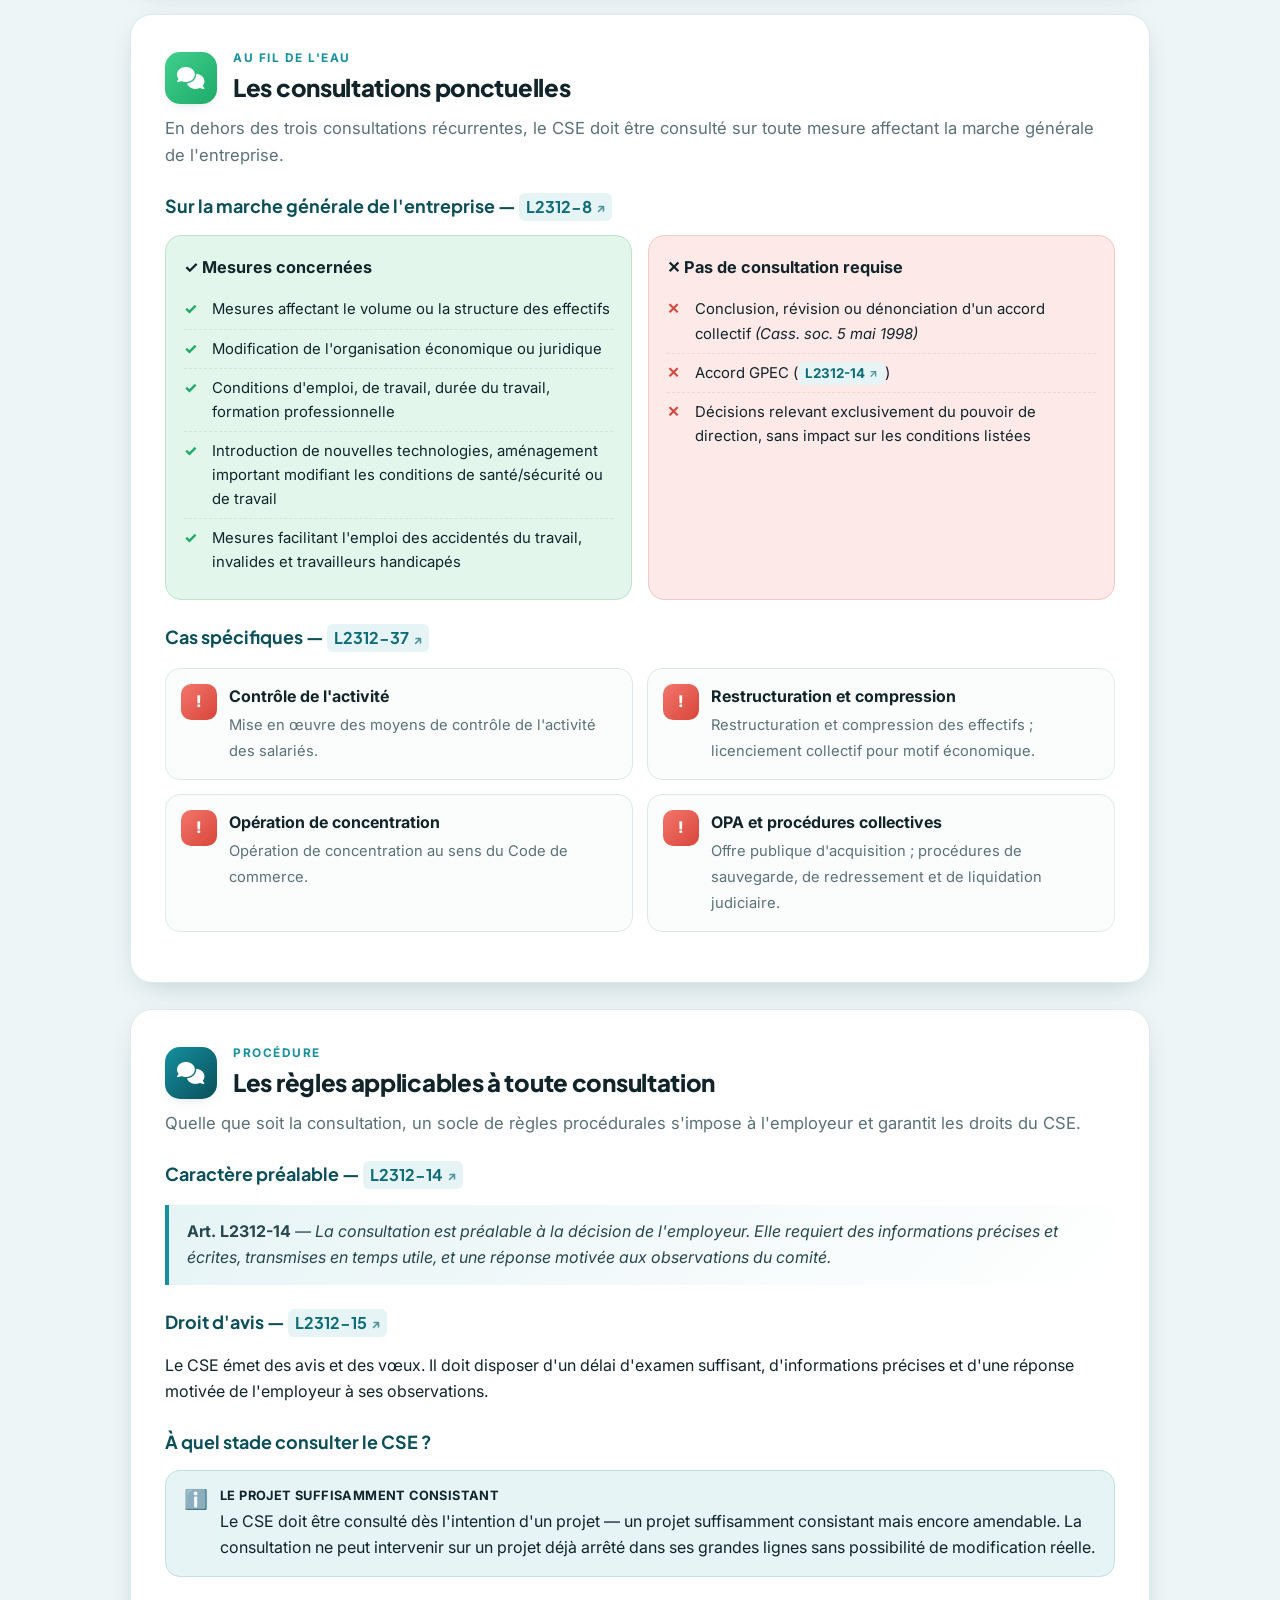
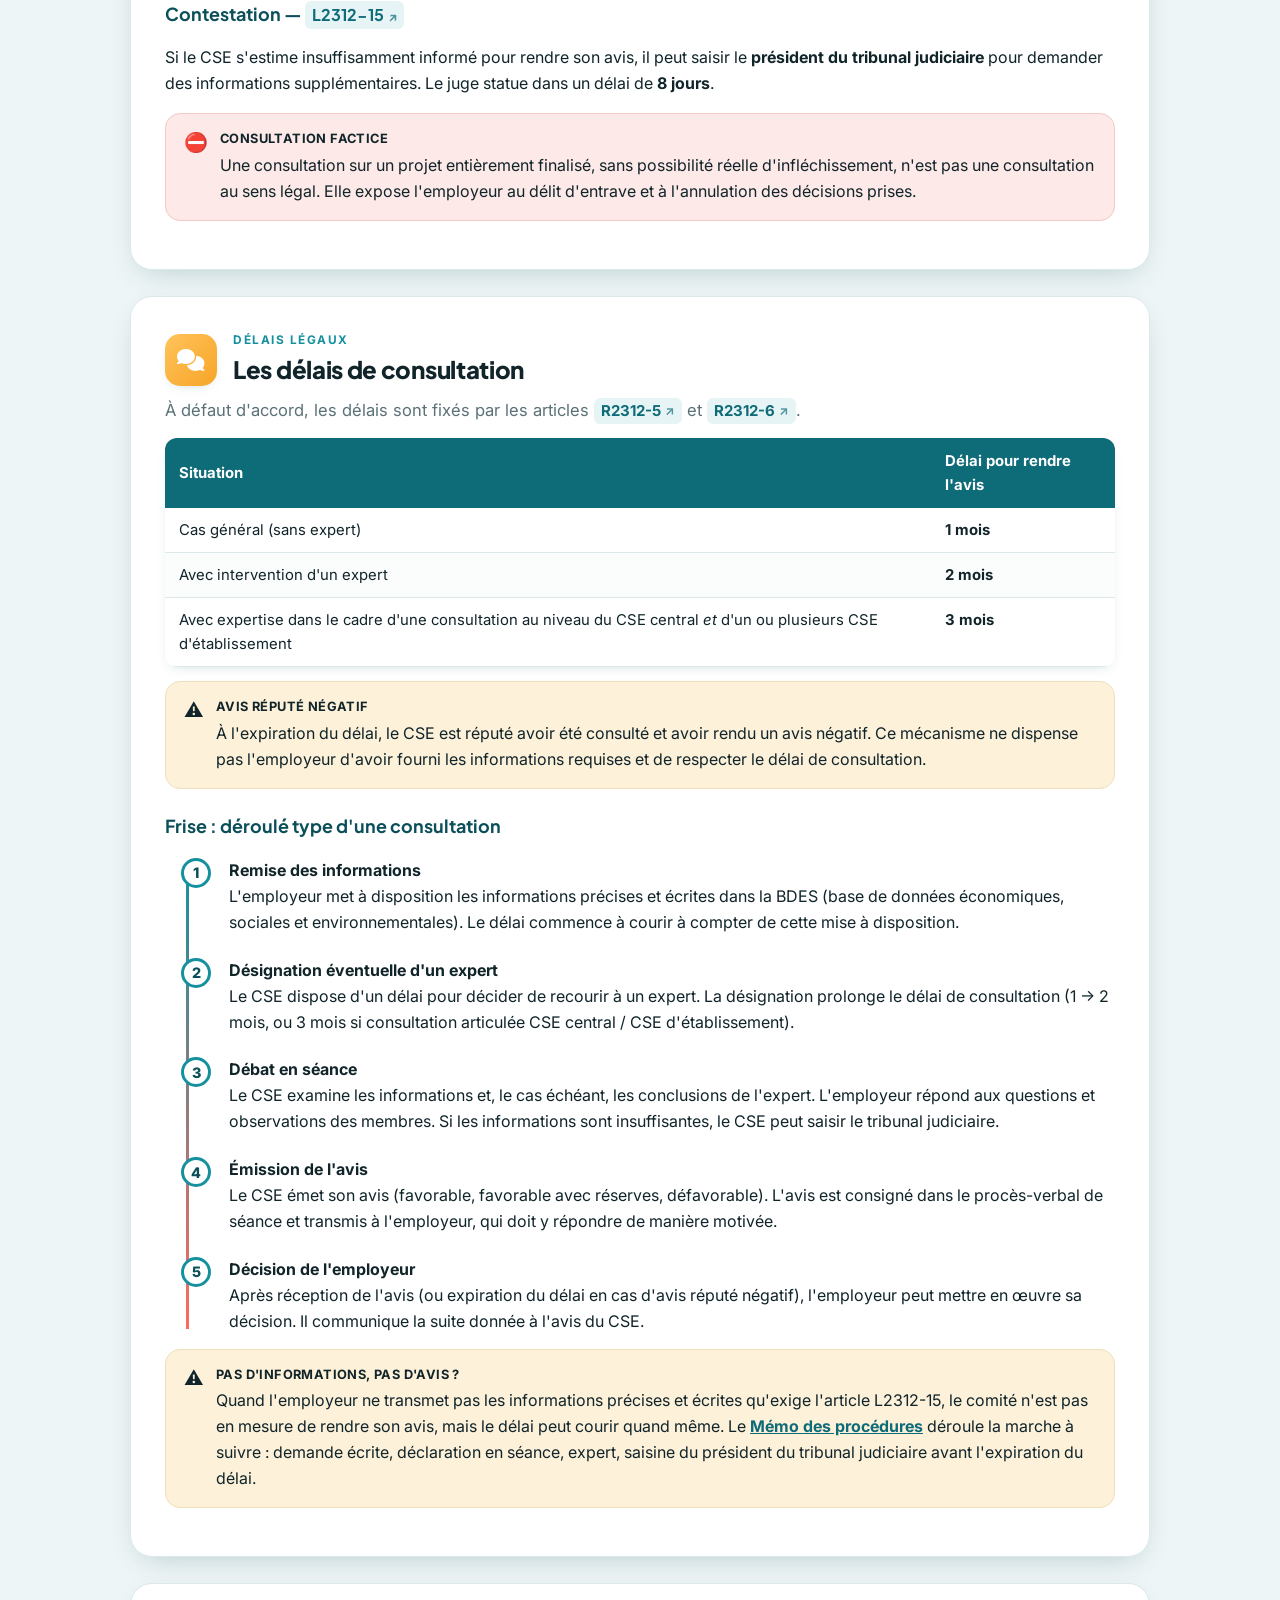
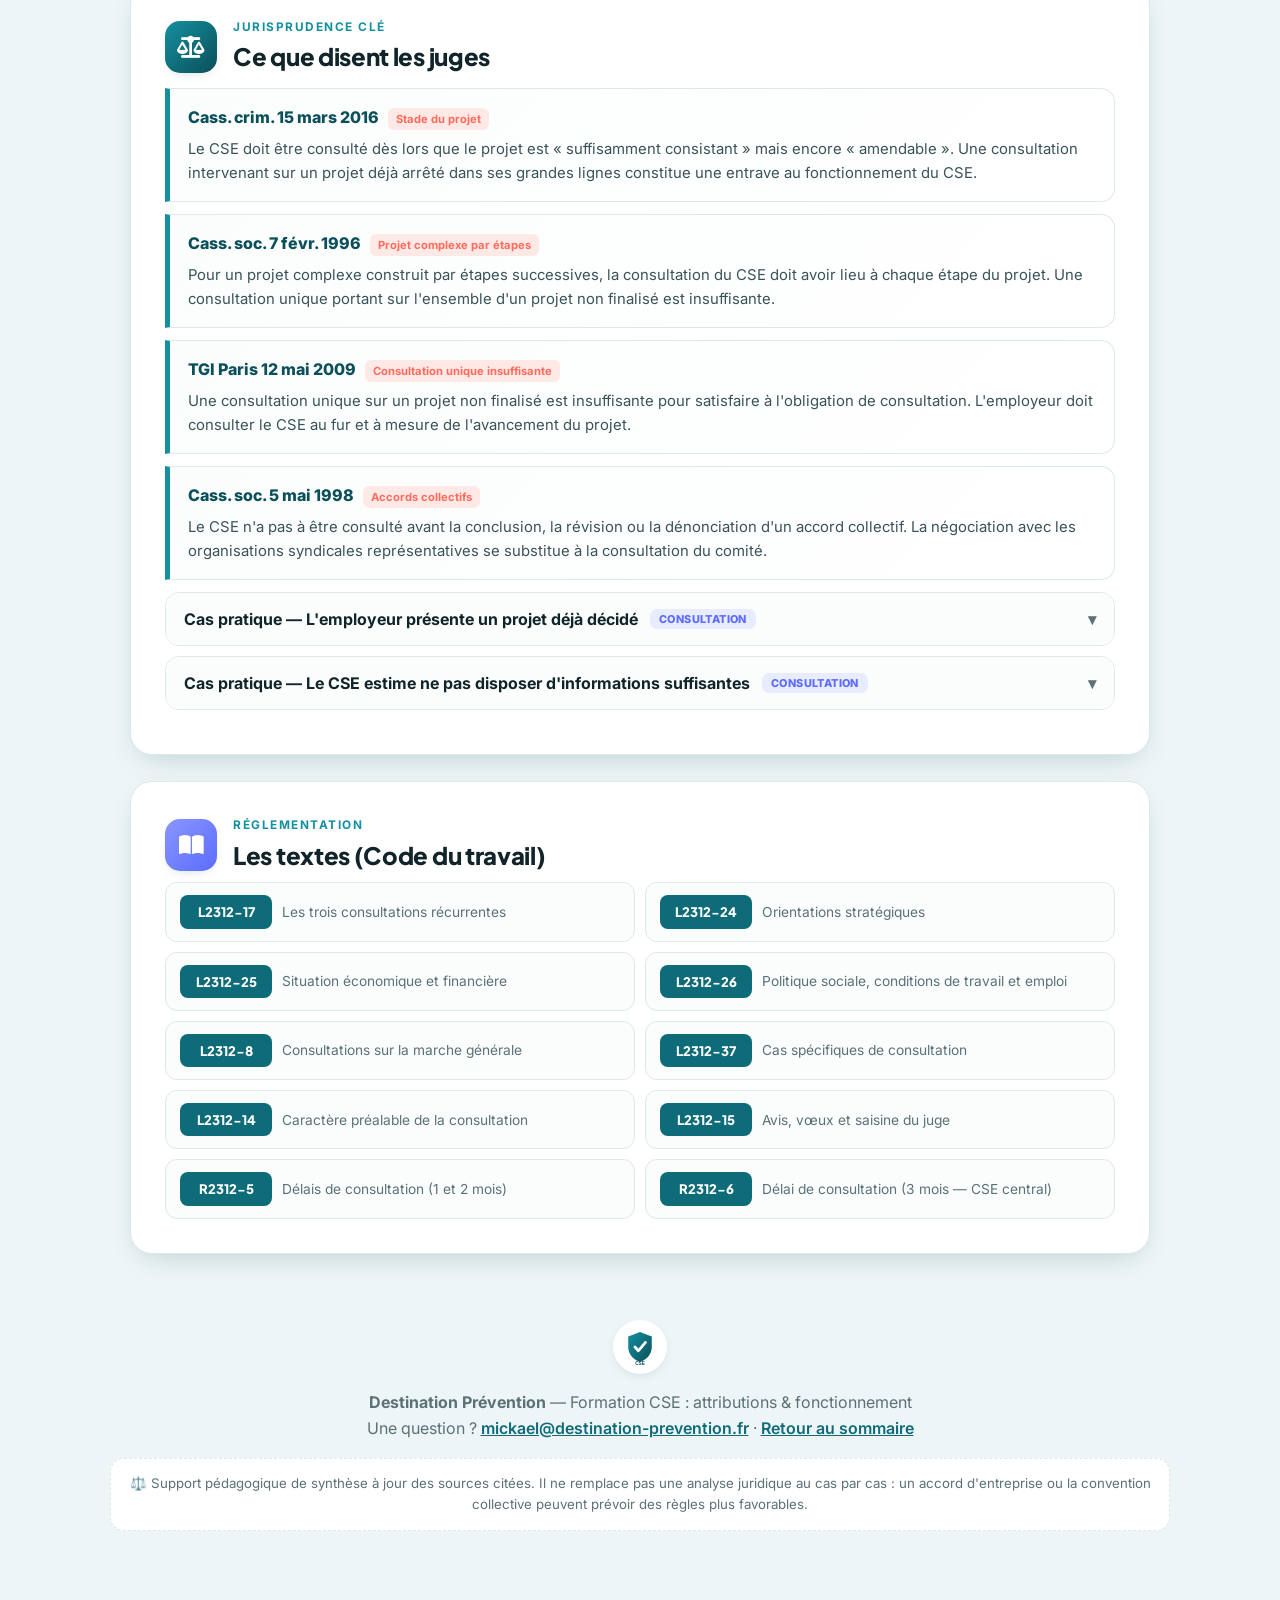
<file: consultations.html>
<!DOCTYPE html>
<html lang="fr">
<head>
<meta charset="UTF-8">
<meta name="viewport" content="width=device-width, initial-scale=1.0">
<meta name="robots" content="noindex,nofollow,noarchive">
<title>Les consultations du CSE — Formation CSE · Destination Prévention</title>
<link rel="icon" href="logo.svg">
<link rel="preconnect" href="https://fonts.googleapis.com">
<link rel="preconnect" href="https://fonts.gstatic.com" crossorigin>
<link href="https://fonts.googleapis.com/css2?family=Plus+Jakarta+Sans:wght@400;500;600;700;800&family=Inter:wght@400;500;600&display=swap" rel="stylesheet">
<link rel="stylesheet" href="styles.css">
<link rel="stylesheet" href="https://cdnjs.cloudflare.com/ajax/libs/font-awesome/6.5.2/css/all.min.css" referrerpolicy="no-referrer">
</head>
<body>
<div id="progress"></div>

<nav class="bar" id="nav">
  <div class="wrap">
    <a class="lg" href="index.html"><img class="mark" src="logo.svg" alt=""> Formation CSE</a>
    <div class="links">
      <a href="#recurrentes">3 consultations</a>
      <a href="#orientations">Orientations strat.</a>
      <a href="#economique">Situation éco.</a>
      <a href="#sociale">Politique sociale</a>
      <a href="#ponctuelles">Consultations ponct.</a>
      <a href="#regles">Règles applicables</a>
      <a href="#delais">Délais</a>
      <a href="#juri">Jurisprudence</a>
      <a href="#regl">Réglementation</a>
    </div>
  </div>
</nav>

<header class="hero">
  <div class="blob b1"></div><div class="blob b2"></div><div class="blob b3"></div>
  <div class="wrap">
    <div class="crumb"><a href="index.html">← Sommaire de la formation</a></div>
    <div class="logo-wrap"><img src="logo.svg" alt="Destination Prévention" style="width:96px;height:96px"></div>
    <span class="kick">Module 09 · Consultations</span>
    <h1>Les <span class="hl">consultations</span> du CSE</h1>
    <p class="sub">Les trois grandes consultations récurrentes, les consultations ponctuelles, les règles de procédure, les délais légaux et les recours ouverts au CSE en cas d'information insuffisante.</p>
  </div>
</header>

<main class="wrap">

  <!-- ===== SECTION 1 : LES TROIS CONSULTATIONS RÉCURRENTES ===== -->
  <section id="recurrentes">
    <div class="sec-head">
      <div class="sec-ico t-teal"><i class="fa-solid fa-comments"></i></div>
      <div><div class="kicker">Le cadre général</div><h2>Les trois consultations récurrentes</h2></div>
    </div>
    <p class="lead">En l'absence d'accord, le CSE est consulté chaque année sur trois grandes thématiques définies par l'article <a class="lf" href="https://www.legifrance.gouv.fr/codes/article_lc/LEGIARTI000051559706" target="_blank" rel="noopener">L2312-17</a>.</p>
    <div class="feat">
      <div class="f">
        <div class="fi t-teal">1</div>
        <div><b>Orientations stratégiques</b><span>Les choix de développement, les conséquences sur l'emploi, les métiers, la formation et l'organisation du travail.</span></div>
      </div>
      <div class="f">
        <div class="fi t-indigo">2</div>
        <div><b>Situation économique et financière</b><span>L'activité, les résultats, les perspectives économiques et la politique de R&amp;D de l'entreprise.</span></div>
      </div>
      <div class="f">
        <div class="fi t-coral">3</div>
        <div><b>Politique sociale</b><span>L'emploi, les qualifications, la formation, les conditions de travail, l'égalité professionnelle et la prévention des risques.</span></div>
      </div>
      <div class="f">
        <div class="fi t-green">⇄</div>
        <div><b>Périodicité adaptable par accord</b><span>Un accord collectif peut modifier la périodicité jusqu'à 3 ans et le contenu de ces consultations.</span></div>
      </div>
    </div>
    <div class="note n-info"><span class="ni">ℹ️</span><div><span class="tag">Accord d'adaptation</span><p>Un accord de groupe, d'entreprise ou d'établissement peut adapter la périodicité (jusqu'à tous les 3 ans) et le contenu de ces trois consultations. À défaut d'accord, le rythme est annuel.</p></div></div>
  </section>

  <!-- ===== SECTION 2 : ORIENTATIONS STRATÉGIQUES ===== -->
  <section id="orientations">
    <div class="sec-head">
      <div class="sec-ico t-indigo"><i class="fa-solid fa-chess"></i></div>
      <div><div class="kicker">1re consultation récurrente</div><h2>Les orientations stratégiques</h2></div>
    </div>
    <p class="lead">Article <a class="lf" href="https://www.legifrance.gouv.fr/codes/article_lc/LEGIARTI000037385809" target="_blank" rel="noopener">L2312-24</a> — Le CSE est consulté sur les orientations définies par l'organe d'administration ou de surveillance.</p>
    <span class="chips-law">Contenu de la consultation</span>
    <div class="feat">
      <div class="f">
        <div class="fi t-indigo">→</div>
        <div><b>Activité et emploi</b><span>Conséquences sur l'emploi, l'évolution des métiers et des compétences.</span></div>
      </div>
      <div class="f">
        <div class="fi t-indigo">→</div>
        <div><b>Organisation du travail</b><span>Recours à la sous-traitance, à l'intérim, aux contrats temporaires et aux stages.</span></div>
      </div>
      <div class="f">
        <div class="fi t-indigo">→</div>
        <div><b>GPEC et formation</b><span>Gestion prévisionnelle des emplois et des compétences, orientations de la formation professionnelle.</span></div>
      </div>
      <div class="f">
        <div class="fi t-indigo">→</div>
        <div><b>Orientations alternatives</b><span>Le CSE peut proposer des orientations alternatives ; l'organe d'administration y répond de façon argumentée.</span></div>
      </div>
    </div>
    <blockquote class="art"><b>Art. L2312-24</b> — Le comité peut proposer des orientations alternatives. Cette proposition et l'avis du comité sont transmis à l'organe d'administration ou de surveillance, qui formule une réponse argumentée. Le comité en reçoit communication et peut y répondre.</blockquote>
    <div class="note n-ok"><span class="ni">✅</span><div><span class="tag">Droit du CSE</span><p>Au-delà d'un simple avis, le CSE dispose ici d'un véritable droit de proposition : il peut soumettre des orientations alternatives à l'organe dirigeant, qui doit y répondre de manière argumentée.</p></div></div>
  </section>

  <!-- ===== SECTION 3 : SITUATION ÉCONOMIQUE ET FINANCIÈRE ===== -->
  <section id="economique">
    <div class="sec-head">
      <div class="sec-ico t-amber"><i class="fa-solid fa-sack-dollar"></i></div>
      <div><div class="kicker">2e consultation récurrente</div><h2>La situation économique et financière</h2></div>
    </div>
    <p class="lead">Article <a class="lf" href="https://www.legifrance.gouv.fr/codes/article_lc/LEGIARTI000048533627" target="_blank" rel="noopener">L2312-25</a> — La consultation porte sur l'activité, la situation économique et financière et les perspectives.</p>
    <span class="chips-law">Contenu de la consultation</span>
    <div class="feat">
      <div class="f">
        <div class="fi t-amber">€</div>
        <div><b>Activité et résultats</b><span>L'employeur met à disposition les informations sur l'activité, la situation économique et les perspectives de l'entreprise.</span></div>
      </div>
      <div class="f">
        <div class="fi t-amber">🔬</div>
        <div><b>Recherche et développement</b><span>La politique de recherche et de développement technologique, y compris l'utilisation du crédit d'impôt recherche.</span></div>
      </div>
    </div>
    <div class="note n-ex"><span class="ni">💡</span><div><span class="tag">Exemple concret</span><p>Une entreprise industrielle de 250 salariés demande à bénéficier du crédit d'impôt recherche pour un projet de nouveau matériau. Le CSE doit être consulté sur l'utilisation de ce dispositif dans le cadre de la consultation sur la situation économique et financière — il reçoit les informations sur le montant sollicité et les projets concernés.</p></div></div>
  </section>

  <!-- ===== SECTION 4 : POLITIQUE SOCIALE ===== -->
  <section id="sociale">
    <div class="sec-head">
      <div class="sec-ico t-coral"><i class="fa-solid fa-helmet-safety"></i></div>
      <div><div class="kicker">3e consultation récurrente</div><h2>La politique sociale, les conditions de travail et l'emploi</h2></div>
    </div>
    <p class="lead">Article <a class="lf" href="https://www.legifrance.gouv.fr/codes/article_lc/LEGIARTI000052437222" target="_blank" rel="noopener">L2312-26</a> — La consultation la plus étendue : emploi, formation, conditions de travail, égalité et prévention.</p>
    <span class="chips-law">Thèmes couverts</span>
    <div class="feat">
      <div class="f"><div class="fi t-coral">•</div><div><b>Emploi et qualifications</b><span>Évolution de l'emploi, qualifications, programme pluriannuel de formation, actions de formation, apprentissage.</span></div></div>
      <div class="f"><div class="fi t-coral">•</div><div><b>Accueil en stage</b><span>Conditions d'accueil des stagiaires dans l'entreprise.</span></div></div>
      <div class="f"><div class="fi t-coral">•</div><div><b>Santé, sécurité et conditions de travail</b><span>Actions de prévention, conditions de travail, congés et aménagement du temps de travail, durée du travail.</span></div></div>
      <div class="f"><div class="fi t-coral">•</div><div><b>Égalité professionnelle</b><span>Égalité professionnelle femmes-hommes et droit d'expression des salariés.</span></div></div>
    </div>
    <div class="note n-warn"><span class="ni">⚠️</span><div><span class="tag">Documents spécifiques</span><p>Dans le cadre de cette consultation, l'employeur présente également : (1) le <b>rapport annuel</b> sur la santé, la sécurité et les conditions de travail ; (2) le <b>programme annuel de prévention des risques professionnels</b> et d'amélioration des conditions de travail.</p></div></div>
  </section>

  <!-- ===== SECTION 5 : CONSULTATIONS PONCTUELLES ===== -->
  <section id="ponctuelles">
    <div class="sec-head">
      <div class="sec-ico t-green"><i class="fa-solid fa-comments"></i></div>
      <div><div class="kicker">Au fil de l'eau</div><h2>Les consultations ponctuelles</h2></div>
    </div>
    <p class="lead">En dehors des trois consultations récurrentes, le CSE doit être consulté sur toute mesure affectant la marche générale de l'entreprise.</p>

    <h3 class="sub">Sur la marche générale de l'entreprise — <a class="lf" href="https://www.legifrance.gouv.fr/codes/article_lc/LEGIARTI000043975196" target="_blank" rel="noopener">L2312-8</a></h3>
    <div class="dd">
      <div class="col can">
        <h4>✓ Mesures concernées</h4>
        <ul>
          <li>Mesures affectant le volume ou la structure des effectifs</li>
          <li>Modification de l'organisation économique ou juridique</li>
          <li>Conditions d'emploi, de travail, durée du travail, formation professionnelle</li>
          <li>Introduction de nouvelles technologies, aménagement important modifiant les conditions de santé/sécurité ou de travail</li>
          <li>Mesures facilitant l'emploi des accidentés du travail, invalides et travailleurs handicapés</li>
        </ul>
      </div>
      <div class="col cant">
        <h4>✕ Pas de consultation requise</h4>
        <ul>
          <li>Conclusion, révision ou dénonciation d'un accord collectif <em>(Cass. soc. 5 mai 1998)</em></li>
          <li>Accord GPEC (<a class="lf" href="https://www.legifrance.gouv.fr/codes/article_lc/LEGIARTI000036262404" target="_blank" rel="noopener">L2312-14</a>)</li>
          <li>Décisions relevant exclusivement du pouvoir de direction, sans impact sur les conditions listées</li>
        </ul>
      </div>
    </div>

    <h3 class="sub">Cas spécifiques — <a class="lf" href="https://www.legifrance.gouv.fr/codes/article_lc/LEGIARTI000036761985" target="_blank" rel="noopener">L2312-37</a></h3>
    <div class="feat">
      <div class="f"><div class="fi t-red">!</div><div><b>Contrôle de l'activité</b><span>Mise en œuvre des moyens de contrôle de l'activité des salariés.</span></div></div>
      <div class="f"><div class="fi t-red">!</div><div><b>Restructuration et compression</b><span>Restructuration et compression des effectifs ; licenciement collectif pour motif économique.</span></div></div>
      <div class="f"><div class="fi t-red">!</div><div><b>Opération de concentration</b><span>Opération de concentration au sens du Code de commerce.</span></div></div>
      <div class="f"><div class="fi t-red">!</div><div><b>OPA et procédures collectives</b><span>Offre publique d'acquisition ; procédures de sauvegarde, de redressement et de liquidation judiciaire.</span></div></div>
    </div>
  </section>

  <!-- ===== SECTION 6 : RÈGLES APPLICABLES ===== -->
  <section id="regles">
    <div class="sec-head">
      <div class="sec-ico t-teal"><i class="fa-solid fa-comments"></i></div>
      <div><div class="kicker">Procédure</div><h2>Les règles applicables à toute consultation</h2></div>
    </div>
    <p class="lead">Quelle que soit la consultation, un socle de règles procédurales s'impose à l'employeur et garantit les droits du CSE.</p>

    <h3 class="sub">Caractère préalable — <a class="lf" href="https://www.legifrance.gouv.fr/codes/article_lc/LEGIARTI000036262404" target="_blank" rel="noopener">L2312-14</a></h3>
    <blockquote class="art"><b>Art. L2312-14</b> — La consultation est préalable à la décision de l'employeur. Elle requiert des informations précises et écrites, transmises en temps utile, et une réponse motivée aux observations du comité.</blockquote>

    <h3 class="sub">Droit d'avis — <a class="lf" href="https://www.legifrance.gouv.fr/codes/article_lc/LEGIARTI000038791194" target="_blank" rel="noopener">L2312-15</a></h3>
    <p>Le CSE émet des avis et des vœux. Il doit disposer d'un délai d'examen suffisant, d'informations précises et d'une réponse motivée de l'employeur à ses observations.</p>

    <h3 class="sub">À quel stade consulter le CSE ?</h3>
    <div class="note n-info"><span class="ni">ℹ️</span><div><span class="tag">Le projet suffisamment consistant</span><p>Le CSE doit être consulté dès l'intention d'un projet — un projet suffisamment consistant mais encore amendable. La consultation ne peut intervenir sur un projet déjà arrêté dans ses grandes lignes sans possibilité de modification réelle.</p></div></div>

    <h3 class="sub">Contestation — <a class="lf" href="https://www.legifrance.gouv.fr/codes/article_lc/LEGIARTI000038791194" target="_blank" rel="noopener">L2312-15</a></h3>
    <p>Si le CSE s'estime insuffisamment informé pour rendre son avis, il peut saisir le <b>président du tribunal judiciaire</b> pour demander des informations supplémentaires. Le juge statue dans un délai de <b>8 jours</b>.</p>
    <div class="note n-no"><span class="ni">⛔</span><div><span class="tag">Consultation factice</span><p>Une consultation sur un projet entièrement finalisé, sans possibilité réelle d'infléchissement, n'est pas une consultation au sens légal. Elle expose l'employeur au délit d'entrave et à l'annulation des décisions prises.</p></div></div>
  </section>

  <!-- ===== SECTION 7 : DÉLAIS ===== -->
  <section id="delais">
    <div class="sec-head">
      <div class="sec-ico t-amber"><i class="fa-solid fa-comments"></i></div>
      <div><div class="kicker">Délais légaux</div><h2>Les délais de consultation</h2></div>
    </div>
    <p class="lead">À défaut d'accord, les délais sont fixés par les articles <a class="lf" href="https://www.legifrance.gouv.fr/codes/article_lc/LEGIARTI000045680873" target="_blank" rel="noopener">R2312-5</a> et <a class="lf" href="https://www.legifrance.gouv.fr/codes/article_lc/LEGIARTI000036411558" target="_blank" rel="noopener">R2312-6</a>.</p>

    <table class="tbl">
      <thead>
        <tr>
          <th>Situation</th>
          <th>Délai pour rendre l'avis</th>
        </tr>
      </thead>
      <tbody>
        <tr>
          <td>Cas général (sans expert)</td>
          <td><b>1 mois</b></td>
        </tr>
        <tr>
          <td>Avec intervention d'un expert</td>
          <td><b>2 mois</b></td>
        </tr>
        <tr>
          <td>Avec expertise dans le cadre d'une consultation au niveau du CSE central <em>et</em> d'un ou plusieurs CSE d'établissement</td>
          <td><b>3 mois</b></td>
        </tr>
      </tbody>
    </table>

    <div class="note n-warn"><span class="ni">⚠️</span><div><span class="tag">Avis réputé négatif</span><p>À l'expiration du délai, le CSE est réputé avoir été consulté et avoir rendu un avis négatif. Ce mécanisme ne dispense pas l'employeur d'avoir fourni les informations requises et de respecter le délai de consultation.</p></div></div>

    <h3 class="sub">Frise : déroulé type d'une consultation</h3>
    <div class="tl">
      <div class="step">
        <div class="dot">1</div>
        <b>Remise des informations</b>
        L'employeur met à disposition les informations précises et écrites dans la BDES (base de données économiques, sociales et environnementales). Le délai commence à courir à compter de cette mise à disposition.
      </div>
      <div class="step">
        <div class="dot">2</div>
        <b>Désignation éventuelle d'un expert</b>
        Le CSE dispose d'un délai pour décider de recourir à un expert. La désignation prolonge le délai de consultation (1 → 2 mois, ou 3 mois si consultation articulée CSE central / CSE d'établissement).
      </div>
      <div class="step">
        <div class="dot">3</div>
        <b>Débat en séance</b>
        Le CSE examine les informations et, le cas échéant, les conclusions de l'expert. L'employeur répond aux questions et observations des membres. Si les informations sont insuffisantes, le CSE peut saisir le tribunal judiciaire.
      </div>
      <div class="step">
        <div class="dot">4</div>
        <b>Émission de l'avis</b>
        Le CSE émet son avis (favorable, favorable avec réserves, défavorable). L'avis est consigné dans le procès-verbal de séance et transmis à l'employeur, qui doit y répondre de manière motivée.
      </div>
      <div class="step">
        <div class="dot">5</div>
        <b>Décision de l'employeur</b>
        Après réception de l'avis (ou expiration du délai en cas d'avis réputé négatif), l'employeur peut mettre en œuvre sa décision. Il communique la suite donnée à l'avis du CSE.
      </div>
    </div>
    <div class="note n-warn">
      <span class="ni">⚠️</span>
      <div>
        <span class="tag">Pas d'informations, pas d'avis ?</span>
        <p>Quand l'employeur ne transmet pas les informations précises et écrites qu'exige l'article L2312-15, le comité n'est pas en mesure de rendre son avis, mais le délai peut courir quand même. Le <a href="procedures.html#case-info"><b>Mémo des procédures</b></a> déroule la marche à suivre : demande écrite, déclaration en séance, expert, saisine du président du tribunal judiciaire avant l'expiration du délai.</p>
      </div>
    </div>
  </section>

  <!-- ===== SECTION 8 : JURISPRUDENCE ===== -->
  <section id="juri">
    <div class="sec-head">
      <div class="sec-ico t-teal"><i class="fa-solid fa-scale-balanced"></i></div>
      <div><div class="kicker">Jurisprudence clé</div><h2>Ce que disent les juges</h2></div>
    </div>

    <div class="juri">
      <div class="jt">Cass. crim. 15 mars 2016 <span class="jp">Stade du projet</span></div>
      <p>Le CSE doit être consulté dès lors que le projet est « suffisamment consistant » mais encore « amendable ». Une consultation intervenant sur un projet déjà arrêté dans ses grandes lignes constitue une entrave au fonctionnement du CSE.</p>
    </div>

    <div class="juri">
      <div class="jt">Cass. soc. 7 févr. 1996 <span class="jp">Projet complexe par étapes</span></div>
      <p>Pour un projet complexe construit par étapes successives, la consultation du CSE doit avoir lieu à chaque étape du projet. Une consultation unique portant sur l'ensemble d'un projet non finalisé est insuffisante.</p>
    </div>

    <div class="juri">
      <div class="jt">TGI Paris 12 mai 2009 <span class="jp">Consultation unique insuffisante</span></div>
      <p>Une consultation unique sur un projet non finalisé est insuffisante pour satisfaire à l'obligation de consultation. L'employeur doit consulter le CSE au fur et à mesure de l'avancement du projet.</p>
    </div>

    <div class="juri">
      <div class="jt">Cass. soc. 5 mai 1998 <span class="jp">Accords collectifs</span></div>
      <p>Le CSE n'a pas à être consulté avant la conclusion, la révision ou la dénonciation d'un accord collectif. La négociation avec les organisations syndicales représentatives se substitue à la consultation du comité.</p>
    </div>

    <div class="acc">
      <button>Cas pratique — L'employeur présente un projet déjà décidé <span class="vp a">Consultation</span><span class="chev">▾</span></button>
      <div class="body"><div class="inner">
        <p>Un employeur présente en séance de CSE un projet de réorganisation en indiquant que « la décision est prise » et que le CSE est consulté « pour la forme ». Que peut faire le CSE ?</p>
        <p>Le CSE peut immédiatement saisir le président du tribunal judiciaire en référé pour obtenir la suspension de la mise en œuvre du projet (L2312-15). Le tribunal peut également constater le délit d'entrave si l'employeur a délibérément empêché le CSE d'exercer ses attributions consultatives.</p>
        <p>La jurisprudence (Cass. crim. 15 mars 2016) est claire : la consultation doit porter sur un projet encore amendable. L'employeur prend un risque juridique majeur en présentant un projet comme définitif avant d'avoir recueilli l'avis du CSE.</p>
      </div></div>
    </div>

    <div class="acc">
      <button>Cas pratique — Le CSE estime ne pas disposer d'informations suffisantes <span class="vp a">Consultation</span><span class="chev">▾</span></button>
      <div class="body"><div class="inner">
        <p>Le CSE reçoit les informations pour la consultation sur les orientations stratégiques mais considère qu'elles sont incomplètes. Il souhaite obtenir des éléments supplémentaires sur les conséquences prévisibles sur l'emploi.</p>
        <p>Le CSE peut, avant l'expiration du délai de consultation, saisir le président du tribunal judiciaire statuant en la forme des référés pour obtenir les informations manquantes (L2312-15). Le juge statue dans les 8 jours. Le délai de consultation est suspendu jusqu'à la communication des informations ordonnées par le juge.</p>
      </div></div>
    </div>
  </section>

  <!-- ===== SECTION 9 : RÉGLEMENTATION ===== -->
  <section id="regl">
    <div class="sec-head">
      <div class="sec-ico t-indigo"><i class="fa-solid fa-book-open"></i></div>
      <div><div class="kicker">Réglementation</div><h2>Les textes (Code du travail)</h2></div>
    </div>
    <div class="regl">
      <a href="https://www.legifrance.gouv.fr/codes/article_lc/LEGIARTI000051559706" target="_blank" rel="noopener"><span class="code">L2312-17</span><span>Les trois consultations récurrentes</span></a>
      <a href="https://www.legifrance.gouv.fr/codes/article_lc/LEGIARTI000037385809" target="_blank" rel="noopener"><span class="code">L2312-24</span><span>Orientations stratégiques</span></a>
      <a href="https://www.legifrance.gouv.fr/codes/article_lc/LEGIARTI000048533627" target="_blank" rel="noopener"><span class="code">L2312-25</span><span>Situation économique et financière</span></a>
      <a href="https://www.legifrance.gouv.fr/codes/article_lc/LEGIARTI000052437222" target="_blank" rel="noopener"><span class="code">L2312-26</span><span>Politique sociale, conditions de travail et emploi</span></a>
      <a href="https://www.legifrance.gouv.fr/codes/article_lc/LEGIARTI000043975196" target="_blank" rel="noopener"><span class="code">L2312-8</span><span>Consultations sur la marche générale</span></a>
      <a href="https://www.legifrance.gouv.fr/codes/article_lc/LEGIARTI000036761985" target="_blank" rel="noopener"><span class="code">L2312-37</span><span>Cas spécifiques de consultation</span></a>
      <a href="https://www.legifrance.gouv.fr/codes/article_lc/LEGIARTI000036262404" target="_blank" rel="noopener"><span class="code">L2312-14</span><span>Caractère préalable de la consultation</span></a>
      <a href="https://www.legifrance.gouv.fr/codes/article_lc/LEGIARTI000038791194" target="_blank" rel="noopener"><span class="code">L2312-15</span><span>Avis, vœux et saisine du juge</span></a>
      <a href="https://www.legifrance.gouv.fr/codes/article_lc/LEGIARTI000045680873" target="_blank" rel="noopener"><span class="code">R2312-5</span><span>Délais de consultation (1 et 2 mois)</span></a>
      <a href="https://www.legifrance.gouv.fr/codes/article_lc/LEGIARTI000036411558" target="_blank" rel="noopener"><span class="code">R2312-6</span><span>Délai de consultation (3 mois — CSE central)</span></a>
    </div>
  </section>

</main>

<footer>
  <div class="fmark"><img src="logo.svg" alt="" style="width:42px;height:42px"></div>
  <p><b>Destination Prévention</b> — Formation CSE : attributions &amp; fonctionnement<br>
  Une question ? <a href="mailto:mickael@destination-prevention.fr">mickael@destination-prevention.fr</a> · <a href="index.html">Retour au sommaire</a></p>
  <div class="disc">⚖️ Support pédagogique de synthèse à jour des sources citées. Il ne remplace pas une analyse juridique au cas par cas : un accord d'entreprise ou la convention collective peuvent prévoir des règles plus favorables.</div>
</footer>

<div id="toast"></div>
<button class="btt" id="btt" aria-label="Revenir en haut">↑</button>
<script src="app.js"></script>
</body>
</html>
</file>
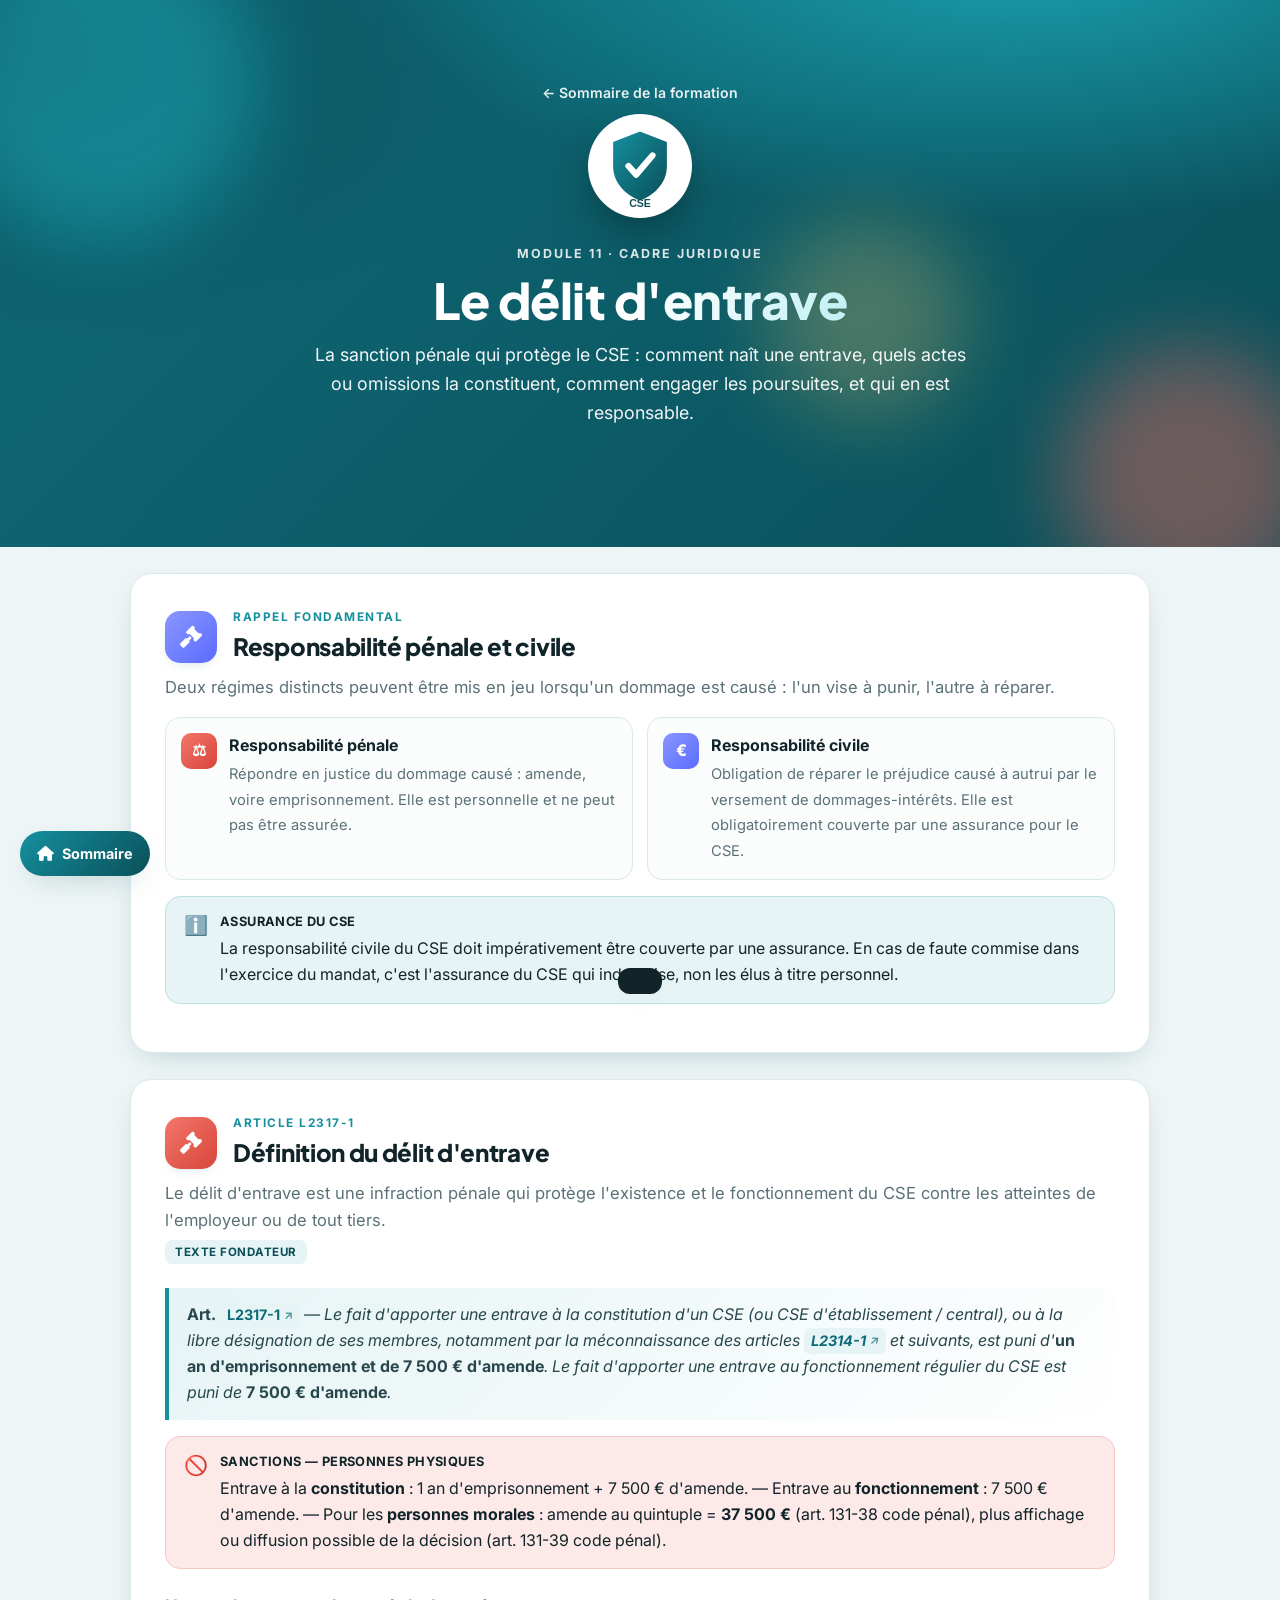
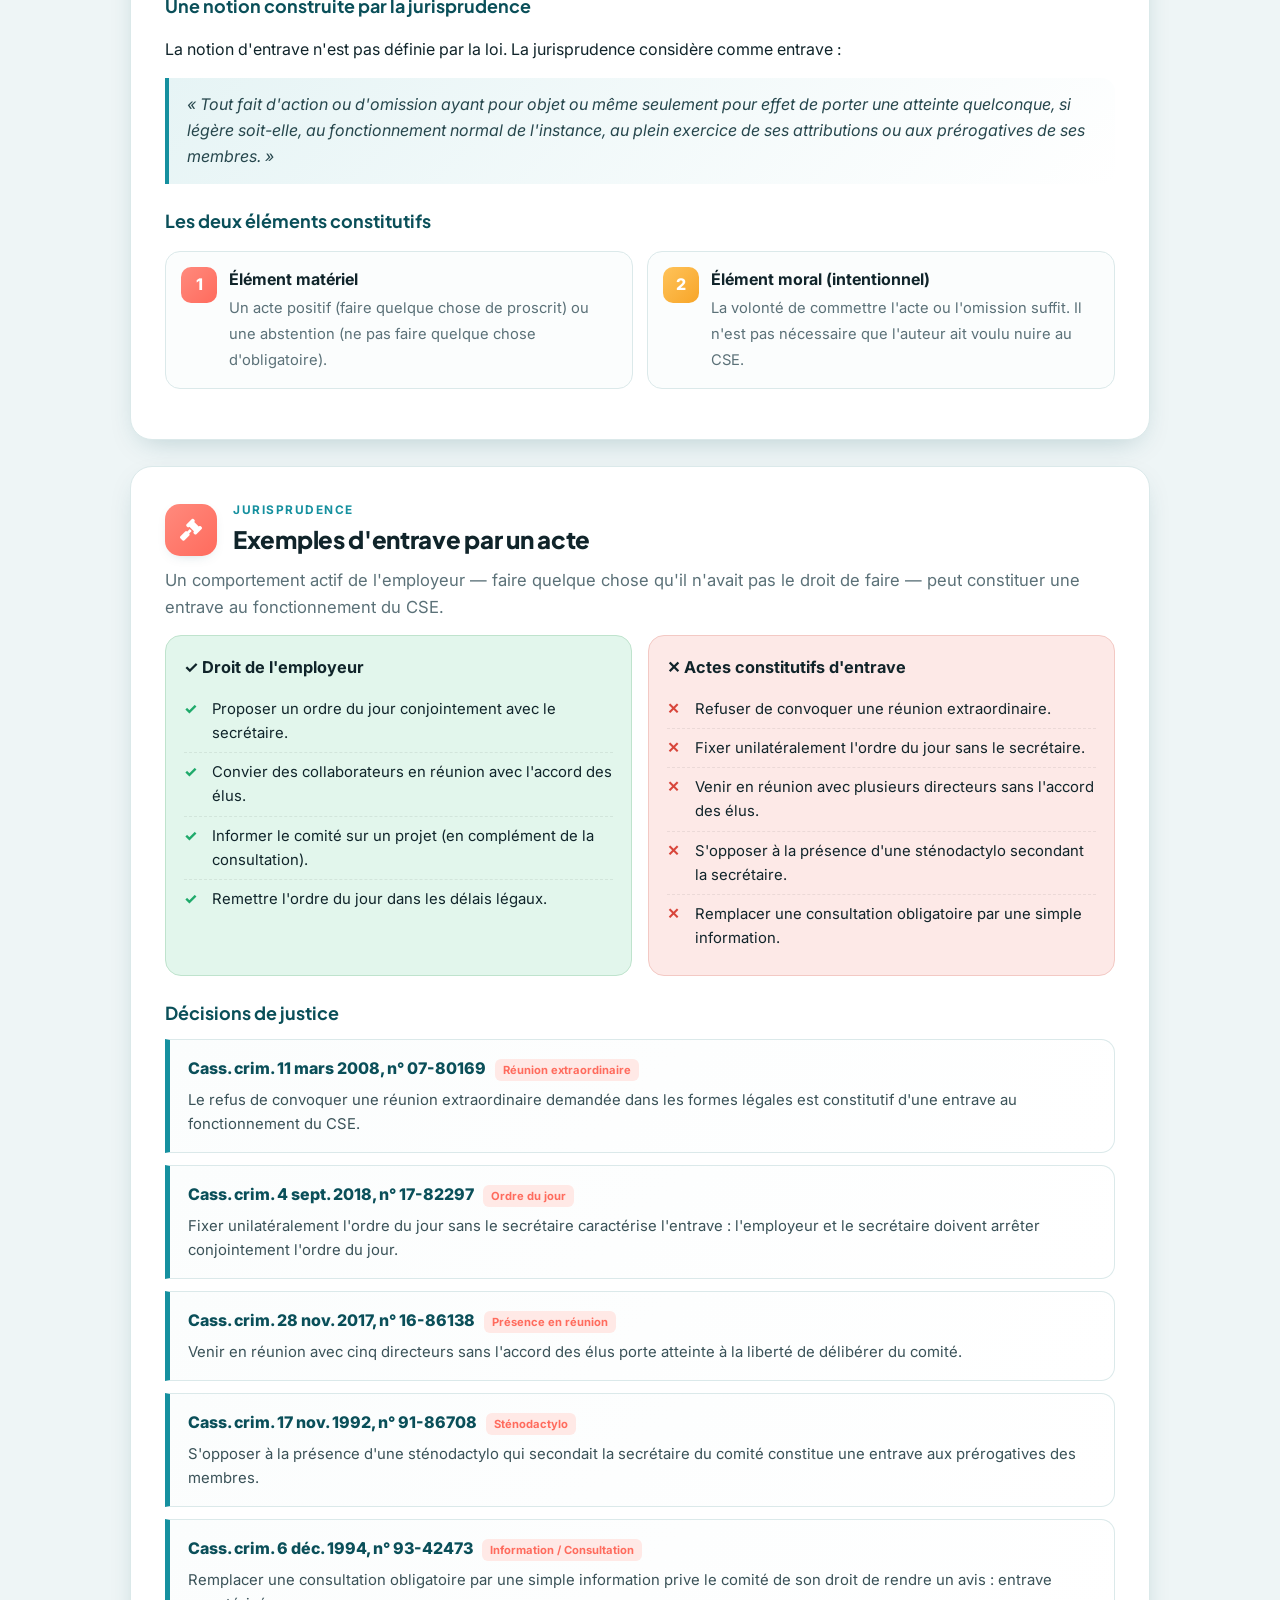
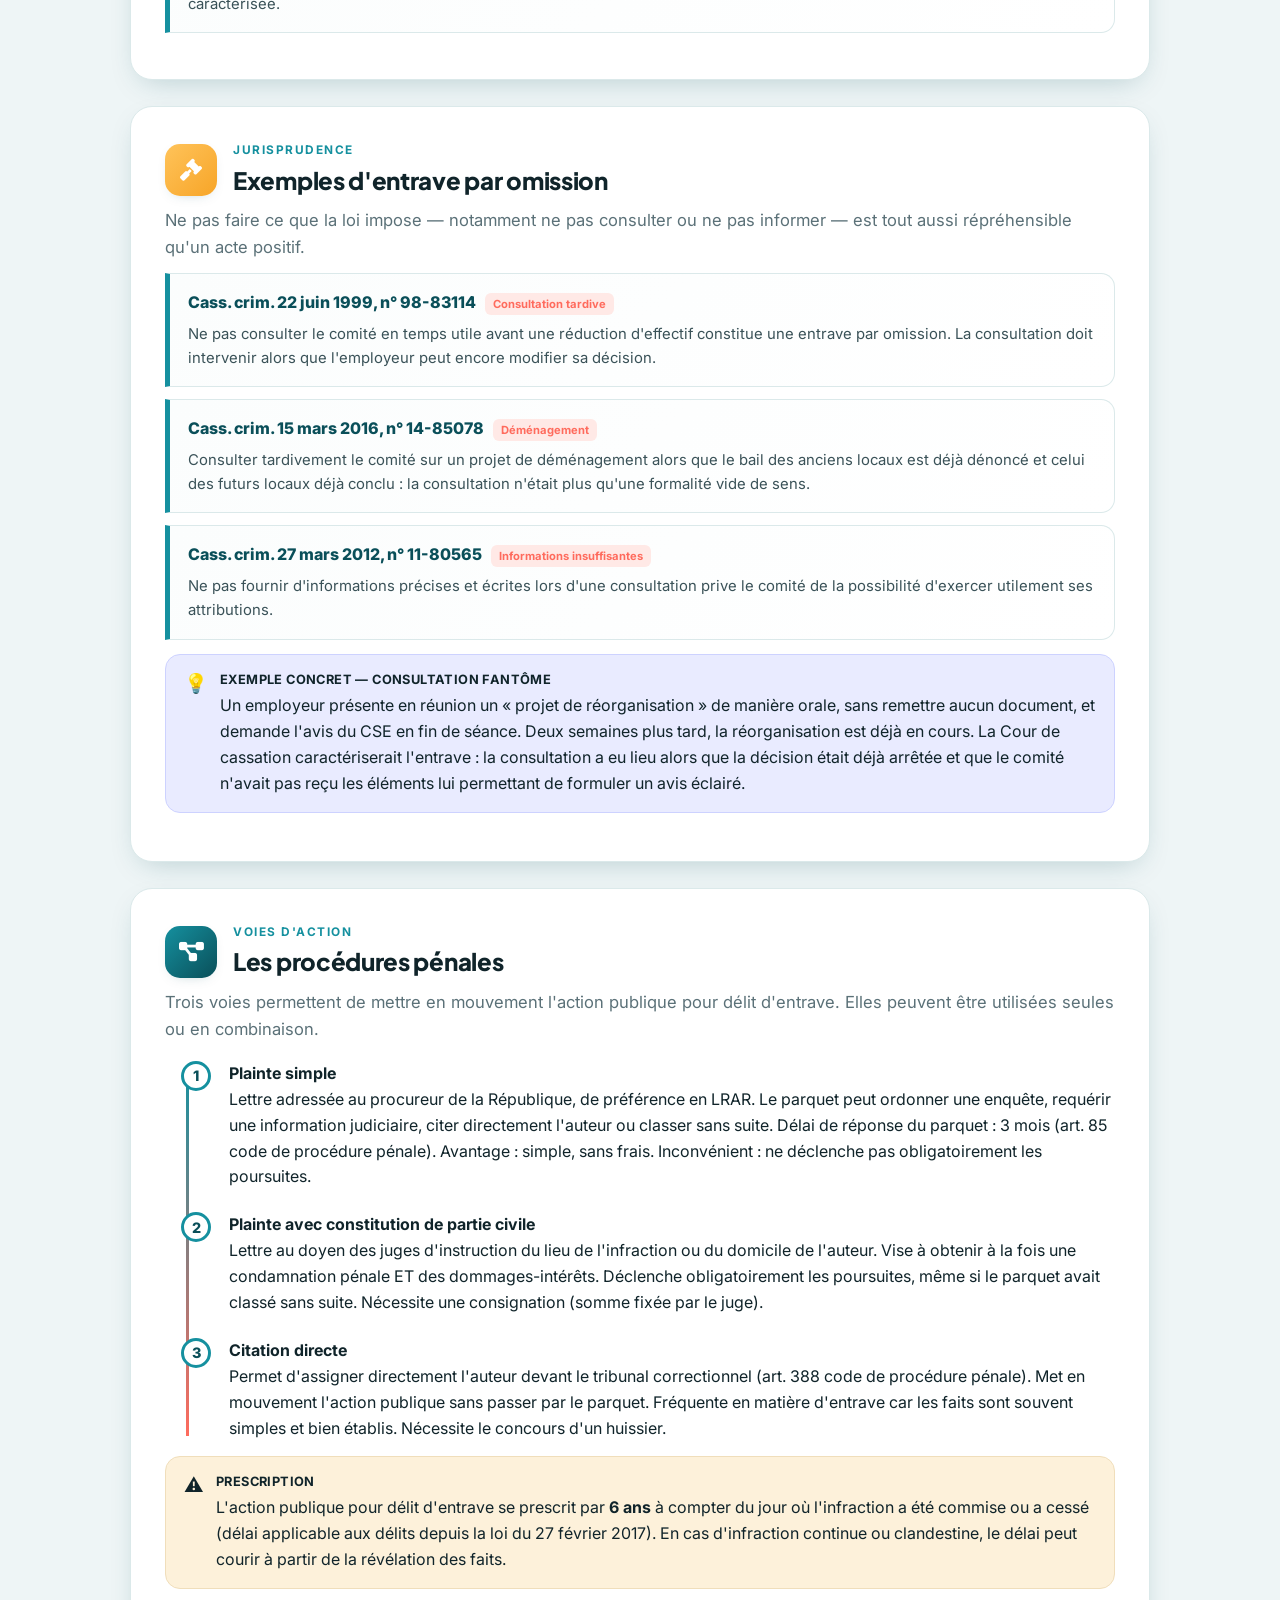
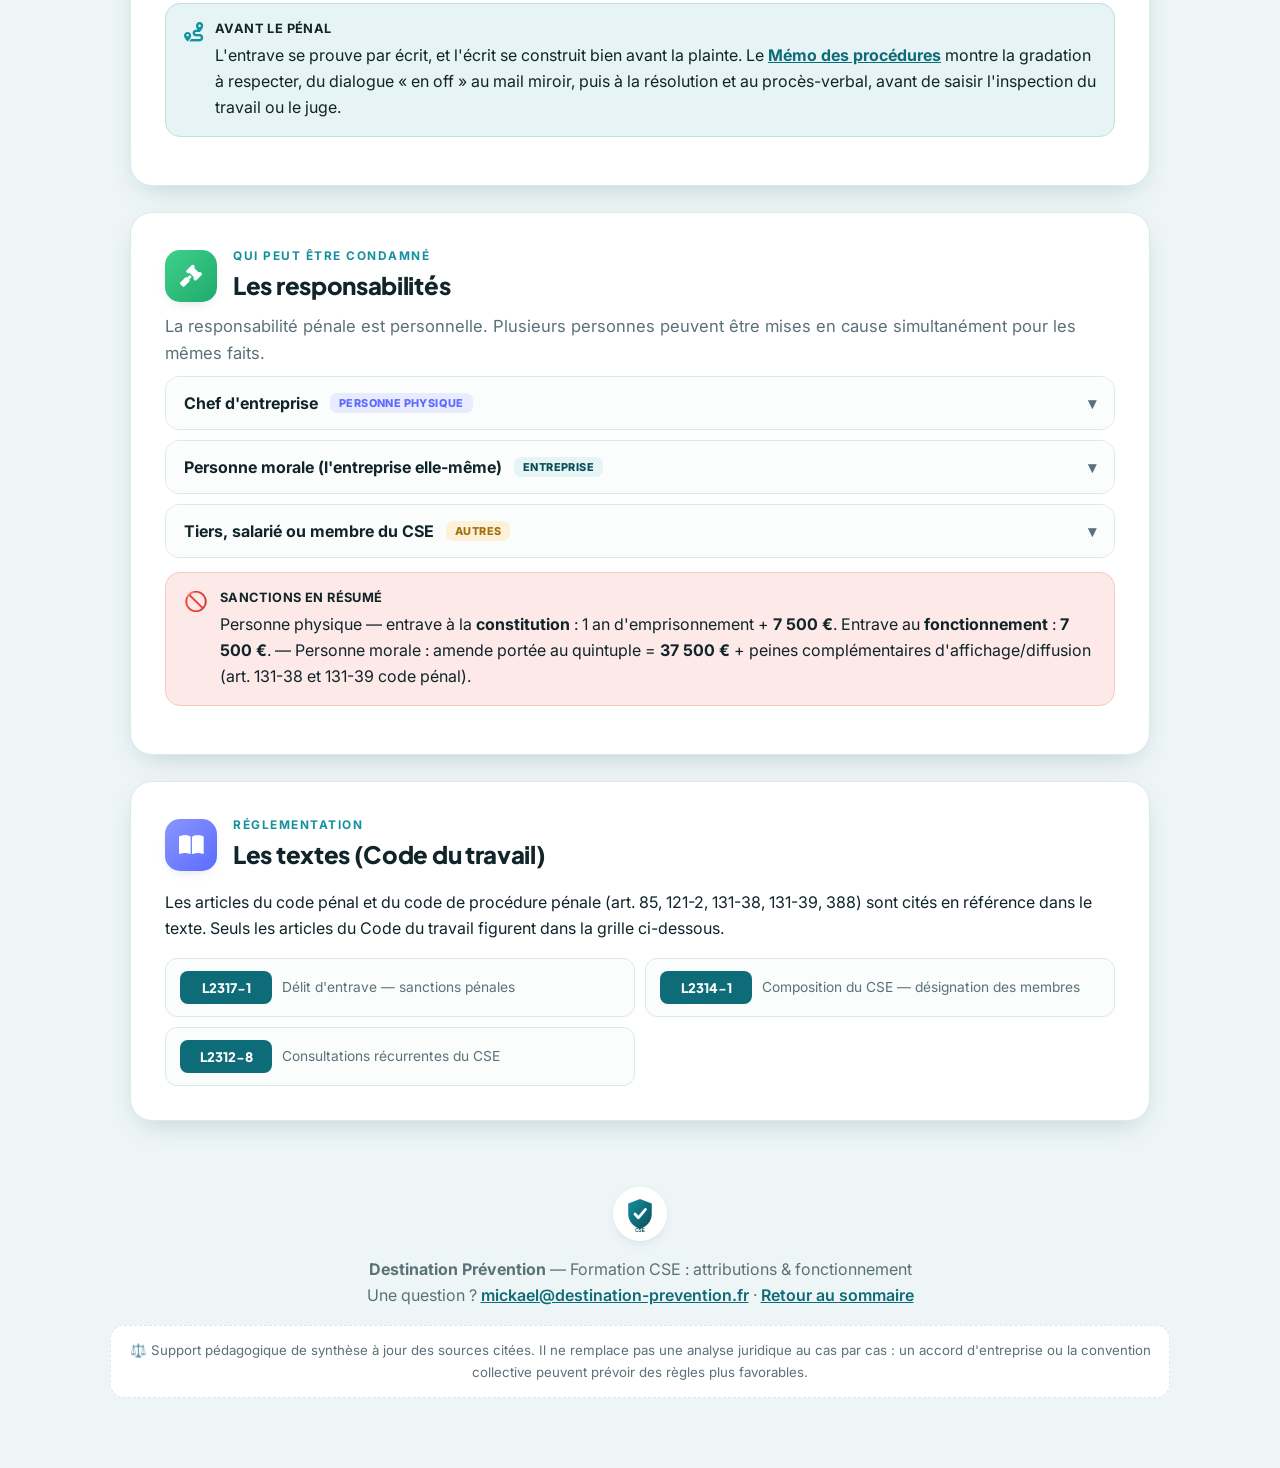
<file: delit-entrave.html>
<!DOCTYPE html>
<html lang="fr">
<head>
<meta charset="UTF-8">
<meta name="viewport" content="width=device-width, initial-scale=1.0">
<meta name="robots" content="noindex,nofollow,noarchive">
<title>Le délit d'entrave — Formation CSE · Destination Prévention</title>
<link rel="icon" href="logo.svg">
<link rel="preconnect" href="https://fonts.googleapis.com">
<link rel="preconnect" href="https://fonts.gstatic.com" crossorigin>
<link href="https://fonts.googleapis.com/css2?family=Plus+Jakarta+Sans:wght@400;500;600;700;800&family=Inter:wght@400;500;600&display=swap" rel="stylesheet">
<link rel="stylesheet" href="styles.css">
<link rel="stylesheet" href="https://cdnjs.cloudflare.com/ajax/libs/font-awesome/6.5.2/css/all.min.css" referrerpolicy="no-referrer">
</head>
<body>
<div id="progress"></div>

<nav class="bar" id="nav">
  <div class="wrap">
    <a class="lg" href="index.html"><img class="mark" src="logo.svg" alt=""> Formation CSE</a>
    <div class="links">
      <a href="#responsabilite">Responsabilité</a>
      <a href="#definition">Définition</a>
      <a href="#acte">Entrave par acte</a>
      <a href="#omission">Entrave par omission</a>
      <a href="#procedures">Procédures</a>
      <a href="#acteurs">Responsabilités</a>
      <a href="#regl">Réglementation</a>
    </div>
  </div>
</nav>

<header class="hero">
  <div class="blob b1"></div><div class="blob b2"></div><div class="blob b3"></div>
  <div class="wrap">
    <div class="crumb"><a href="index.html">← Sommaire de la formation</a></div>
    <div class="logo-wrap"><img src="logo.svg" alt="Destination Prévention" style="width:96px;height:96px"></div>
    <span class="kick">Module 11 · Cadre juridique</span>
    <h1>Le délit d'<span class="hl">entrave</span></h1>
    <p class="sub">La sanction pénale qui protège le CSE : comment naît une entrave, quels actes ou omissions la constituent, comment engager les poursuites, et qui en est responsable.</p>
  </div>
</header>

<main class="wrap">

  <!-- ═══════════════════════════════════════════ RESPONSABILITÉ ══ -->
  <section id="responsabilite">
    <div class="sec-head">
      <div class="sec-ico t-indigo"><i class="fa-solid fa-gavel"></i></div>
      <div><div class="kicker">Rappel fondamental</div><h2>Responsabilité pénale et civile</h2></div>
    </div>
    <p class="lead">Deux régimes distincts peuvent être mis en jeu lorsqu'un dommage est causé : l'un vise à punir, l'autre à réparer.</p>
    <div class="feat">
      <div class="f">
        <div class="fi t-red">⚖</div>
        <div><b>Responsabilité pénale</b><span>Répondre en justice du dommage causé : amende, voire emprisonnement. Elle est personnelle et ne peut pas être assurée.</span></div>
      </div>
      <div class="f">
        <div class="fi t-indigo">€</div>
        <div><b>Responsabilité civile</b><span>Obligation de réparer le préjudice causé à autrui par le versement de dommages-intérêts. Elle est obligatoirement couverte par une assurance pour le CSE.</span></div>
      </div>
    </div>
    <div class="note n-info"><span class="ni">ℹ️</span><div><span class="tag">Assurance du CSE</span><p>La responsabilité civile du CSE doit impérativement être couverte par une assurance. En cas de faute commise dans l'exercice du mandat, c'est l'assurance du CSE qui indemnise, non les élus à titre personnel.</p></div></div>
  </section>

  <!-- ═══════════════════════════════════════════ DÉFINITION ══ -->
  <section id="definition">
    <div class="sec-head">
      <div class="sec-ico t-red"><i class="fa-solid fa-gavel"></i></div>
      <div><div class="kicker">Article L2317-1</div><h2>Définition du délit d'entrave</h2></div>
    </div>
    <p class="lead">Le délit d'entrave est une infraction pénale qui protège l'existence et le fonctionnement du CSE contre les atteintes de l'employeur ou de tout tiers.</p>
    <span class="chips-law">Texte fondateur</span>
    <blockquote class="art"><b>Art. <a class="lf" href="https://www.legifrance.gouv.fr/codes/article_lc/LEGIARTI000035634273" target="_blank" rel="noopener">L2317-1</a></b> — Le fait d'apporter une entrave à la constitution d'un CSE (ou CSE d'établissement / central), ou à la libre désignation de ses membres, notamment par la méconnaissance des articles <a class="lf" href="https://www.legifrance.gouv.fr/codes/article_lc/LEGIARTI000037389707" target="_blank" rel="noopener">L2314-1</a> et suivants, est puni d'<b>un an d'emprisonnement et de 7 500 € d'amende</b>. Le fait d'apporter une entrave au fonctionnement régulier du CSE est puni de <b>7 500 € d'amende</b>.</blockquote>

    <div class="note n-no"><span class="ni">🚫</span><div><span class="tag">Sanctions — personnes physiques</span><p>Entrave à la <b>constitution</b> : 1 an d'emprisonnement + 7 500 € d'amende. — Entrave au <b>fonctionnement</b> : 7 500 € d'amende. — Pour les <b>personnes morales</b> : amende au quintuple = <b>37 500 €</b> (art. 131-38 code pénal), plus affichage ou diffusion possible de la décision (art. 131-39 code pénal).</p></div></div>

    <h3 class="sub">Une notion construite par la jurisprudence</h3>
    <p>La notion d'entrave n'est pas définie par la loi. La jurisprudence considère comme entrave :</p>
    <blockquote class="art">« Tout fait d'action ou d'omission ayant pour objet ou même seulement pour effet de porter une atteinte quelconque, si légère soit-elle, au fonctionnement normal de l'instance, au plein exercice de ses attributions ou aux prérogatives de ses membres. »</blockquote>

    <h3 class="sub">Les deux éléments constitutifs</h3>
    <div class="feat">
      <div class="f">
        <div class="fi t-coral">1</div>
        <div><b>Élément matériel</b><span>Un acte positif (faire quelque chose de proscrit) ou une abstention (ne pas faire quelque chose d'obligatoire).</span></div>
      </div>
      <div class="f">
        <div class="fi t-amber">2</div>
        <div><b>Élément moral (intentionnel)</b><span>La volonté de commettre l'acte ou l'omission suffit. Il n'est pas nécessaire que l'auteur ait voulu nuire au CSE.</span></div>
      </div>
    </div>
  </section>

  <!-- ═══════════════════════════════════════════ ENTRAVE PAR ACTE ══ -->
  <section id="acte">
    <div class="sec-head">
      <div class="sec-ico t-coral"><i class="fa-solid fa-gavel"></i></div>
      <div><div class="kicker">Jurisprudence</div><h2>Exemples d'entrave par un acte</h2></div>
    </div>
    <p class="lead">Un comportement actif de l'employeur — faire quelque chose qu'il n'avait pas le droit de faire — peut constituer une entrave au fonctionnement du CSE.</p>

    <div class="dd">
      <div class="col can">
        <h4>✓ Droit de l'employeur</h4>
        <ul>
          <li>Proposer un ordre du jour conjointement avec le secrétaire.</li>
          <li>Convier des collaborateurs en réunion avec l'accord des élus.</li>
          <li>Informer le comité sur un projet (en complément de la consultation).</li>
          <li>Remettre l'ordre du jour dans les délais légaux.</li>
        </ul>
      </div>
      <div class="col cant">
        <h4>✕ Actes constitutifs d'entrave</h4>
        <ul>
          <li>Refuser de convoquer une réunion extraordinaire.</li>
          <li>Fixer unilatéralement l'ordre du jour sans le secrétaire.</li>
          <li>Venir en réunion avec plusieurs directeurs sans l'accord des élus.</li>
          <li>S'opposer à la présence d'une sténodactylo secondant la secrétaire.</li>
          <li>Remplacer une consultation obligatoire par une simple information.</li>
        </ul>
      </div>
    </div>

    <h3 class="sub">Décisions de justice</h3>
    <div class="juri">
      <div class="jt">Cass. crim. 11 mars 2008, n° 07-80169 <span class="jp">Réunion extraordinaire</span></div>
      <p>Le refus de convoquer une réunion extraordinaire demandée dans les formes légales est constitutif d'une entrave au fonctionnement du CSE.</p>
    </div>
    <div class="juri">
      <div class="jt">Cass. crim. 4 sept. 2018, n° 17-82297 <span class="jp">Ordre du jour</span></div>
      <p>Fixer unilatéralement l'ordre du jour sans le secrétaire caractérise l'entrave : l'employeur et le secrétaire doivent arrêter conjointement l'ordre du jour.</p>
    </div>
    <div class="juri">
      <div class="jt">Cass. crim. 28 nov. 2017, n° 16-86138 <span class="jp">Présence en réunion</span></div>
      <p>Venir en réunion avec cinq directeurs sans l'accord des élus porte atteinte à la liberté de délibérer du comité.</p>
    </div>
    <div class="juri">
      <div class="jt">Cass. crim. 17 nov. 1992, n° 91-86708 <span class="jp">Sténodactylo</span></div>
      <p>S'opposer à la présence d'une sténodactylo qui secondait la secrétaire du comité constitue une entrave aux prérogatives des membres.</p>
    </div>
    <div class="juri">
      <div class="jt">Cass. crim. 6 déc. 1994, n° 93-42473 <span class="jp">Information / Consultation</span></div>
      <p>Remplacer une consultation obligatoire par une simple information prive le comité de son droit de rendre un avis : entrave caractérisée.</p>
    </div>
  </section>

  <!-- ═══════════════════════════════════════════ ENTRAVE PAR OMISSION ══ -->
  <section id="omission">
    <div class="sec-head">
      <div class="sec-ico t-amber"><i class="fa-solid fa-gavel"></i></div>
      <div><div class="kicker">Jurisprudence</div><h2>Exemples d'entrave par omission</h2></div>
    </div>
    <p class="lead">Ne pas faire ce que la loi impose — notamment ne pas consulter ou ne pas informer — est tout aussi répréhensible qu'un acte positif.</p>

    <div class="juri">
      <div class="jt">Cass. crim. 22 juin 1999, n° 98-83114 <span class="jp">Consultation tardive</span></div>
      <p>Ne pas consulter le comité en temps utile avant une réduction d'effectif constitue une entrave par omission. La consultation doit intervenir alors que l'employeur peut encore modifier sa décision.</p>
    </div>
    <div class="juri">
      <div class="jt">Cass. crim. 15 mars 2016, n° 14-85078 <span class="jp">Déménagement</span></div>
      <p>Consulter tardivement le comité sur un projet de déménagement alors que le bail des anciens locaux est déjà dénoncé et celui des futurs locaux déjà conclu : la consultation n'était plus qu'une formalité vide de sens.</p>
    </div>
    <div class="juri">
      <div class="jt">Cass. crim. 27 mars 2012, n° 11-80565 <span class="jp">Informations insuffisantes</span></div>
      <p>Ne pas fournir d'informations précises et écrites lors d'une consultation prive le comité de la possibilité d'exercer utilement ses attributions.</p>
    </div>

    <div class="note n-ex"><span class="ni">💡</span><div><span class="tag">Exemple concret — consultation fantôme</span><p>Un employeur présente en réunion un « projet de réorganisation » de manière orale, sans remettre aucun document, et demande l'avis du CSE en fin de séance. Deux semaines plus tard, la réorganisation est déjà en cours. La Cour de cassation caractériserait l'entrave : la consultation a eu lieu alors que la décision était déjà arrêtée et que le comité n'avait pas reçu les éléments lui permettant de formuler un avis éclairé.</p></div></div>
  </section>

  <!-- ═══════════════════════════════════════════ PROCÉDURES ══ -->
  <section id="procedures">
    <div class="sec-head">
      <div class="sec-ico t-teal"><i class="fa-solid fa-diagram-project"></i></div>
      <div><div class="kicker">Voies d'action</div><h2>Les procédures pénales</h2></div>
    </div>
    <p class="lead">Trois voies permettent de mettre en mouvement l'action publique pour délit d'entrave. Elles peuvent être utilisées seules ou en combinaison.</p>

    <div class="tl">
      <div class="step">
        <div class="dot">1</div>
        <b>Plainte simple</b>
        Lettre adressée au procureur de la République, de préférence en LRAR. Le parquet peut ordonner une enquête, requérir une information judiciaire, citer directement l'auteur ou classer sans suite. Délai de réponse du parquet : 3 mois (art. 85 code de procédure pénale). Avantage : simple, sans frais. Inconvénient : ne déclenche pas obligatoirement les poursuites.
      </div>
      <div class="step">
        <div class="dot">2</div>
        <b>Plainte avec constitution de partie civile</b>
        Lettre au doyen des juges d'instruction du lieu de l'infraction ou du domicile de l'auteur. Vise à obtenir à la fois une condamnation pénale ET des dommages-intérêts. Déclenche obligatoirement les poursuites, même si le parquet avait classé sans suite. Nécessite une consignation (somme fixée par le juge).
      </div>
      <div class="step">
        <div class="dot">3</div>
        <b>Citation directe</b>
        Permet d'assigner directement l'auteur devant le tribunal correctionnel (art. 388 code de procédure pénale). Met en mouvement l'action publique sans passer par le parquet. Fréquente en matière d'entrave car les faits sont souvent simples et bien établis. Nécessite le concours d'un huissier.
      </div>
    </div>

    <div class="note n-warn"><span class="ni">⚠️</span><div><span class="tag">Prescription</span><p>L'action publique pour délit d'entrave se prescrit par <b>6 ans</b> à compter du jour où l'infraction a été commise ou a cessé (délai applicable aux délits depuis la loi du 27 février 2017). En cas d'infraction continue ou clandestine, le délai peut courir à partir de la révélation des faits.</p></div></div>
      <div class="note n-info">
      <span class="ni"><i class="fa-solid fa-route" style="color:var(--teal-2)"></i></span>
      <div>
        <span class="tag">Avant le pénal</span>
        <p>L'entrave se prouve par écrit, et l'écrit se construit bien avant la plainte. Le <a href="procedures.html"><b>Mémo des procédures</b></a> montre la gradation à respecter, du dialogue « en off » au mail miroir, puis à la résolution et au procès-verbal, avant de saisir l'inspection du travail ou le juge.</p>
      </div>
    </div>
</section>

  <!-- ═══════════════════════════════════════════ RESPONSABILITÉS ══ -->
  <section id="acteurs">
    <div class="sec-head">
      <div class="sec-ico t-green"><i class="fa-solid fa-gavel"></i></div>
      <div><div class="kicker">Qui peut être condamné</div><h2>Les responsabilités</h2></div>
    </div>
    <p class="lead">La responsabilité pénale est personnelle. Plusieurs personnes peuvent être mises en cause simultanément pour les mêmes faits.</p>

    <div class="acc">
      <button>Chef d'entreprise<span class="vp a">Personne physique</span><span class="chev">▾</span></button>
      <div class="body"><div class="inner">
        <p>Le chef d'entreprise est personnellement responsable dans la grande majorité des cas de délit d'entrave. Il peut déléguer ses pouvoirs à un cadre disposant de l'autorité, des compétences et des moyens nécessaires pour faire respecter la législation sociale. Dans ce cas, la responsabilité est cumulative : le délégataire peut être condamné comme auteur principal, et le chef d'entreprise comme complice ou co-auteur (Cass. crim. 21 févr. 1978, Thiburce).</p>
      </div></div>
    </div>
    <div class="acc">
      <button>Personne morale (l'entreprise elle-même)<span class="vp b">Entreprise</span><span class="chev">▾</span></button>
      <div class="body"><div class="inner">
        <p>En application de l'art. 121-2 du code pénal, la personne morale peut être poursuivie <b>en plus</b> de la personne physique. L'amende pour la personne morale est au quintuple de celle prévue pour les personnes physiques : soit <b>37 500 €</b> (art. 131-38 code pénal). Des peines complémentaires sont possibles : affichage ou diffusion de la décision de condamnation (art. 131-39 code pénal), ce qui peut avoir un impact réputationnel important.</p>
      </div></div>
    </div>
    <div class="acc">
      <button>Tiers, salarié ou membre du CSE<span class="vp hc">Autres</span><span class="chev">▾</span></button>
      <div class="body"><div class="inner">
        <p>Toute personne peut être condamnée comme auteur ou complice d'un délit d'entrave, même un salarié ordinaire ou un cadre qui n'est pas le chef d'entreprise. En revanche, un membre du CSE ne peut être poursuivi pour entrave que si la décision litigieuse a été prise par une résolution collective du CSE (TGI Nanterre, 31 oct. 2006) : un élu ne peut être mis en cause pour un vote personnel exprimé dans le cadre de son mandat.</p>
      </div></div>
    </div>

    <div class="note n-no"><span class="ni">🚫</span><div><span class="tag">Sanctions en résumé</span><p>Personne physique — entrave à la <b>constitution</b> : 1 an d'emprisonnement + <b>7 500 €</b>. Entrave au <b>fonctionnement</b> : <b>7 500 €</b>. — Personne morale : amende portée au quintuple = <b>37 500 €</b> + peines complémentaires d'affichage/diffusion (art. 131-38 et 131-39 code pénal).</p></div></div>
  </section>

  <!-- ═══════════════════════════════════════════ RÉGLEMENTATION ══ -->
  <section id="regl">
    <div class="sec-head">
      <div class="sec-ico t-indigo"><i class="fa-solid fa-book-open"></i></div>
      <div><div class="kicker">Réglementation</div><h2>Les textes (Code du travail)</h2></div>
    </div>
    <p>Les articles du code pénal et du code de procédure pénale (art. 85, 121-2, 131-38, 131-39, 388) sont cités en référence dans le texte. Seuls les articles du Code du travail figurent dans la grille ci-dessous.</p>
    <div class="regl">
      <a href="https://www.legifrance.gouv.fr/codes/article_lc/LEGIARTI000035634273" target="_blank" rel="noopener"><span class="code">L2317-1</span><span>Délit d'entrave — sanctions pénales</span></a>
      <a href="https://www.legifrance.gouv.fr/codes/article_lc/LEGIARTI000037389707" target="_blank" rel="noopener"><span class="code">L2314-1</span><span>Composition du CSE — désignation des membres</span></a>
      <a href="https://www.legifrance.gouv.fr/codes/article_lc/LEGIARTI000043975196" target="_blank" rel="noopener"><span class="code">L2312-8</span><span>Consultations récurrentes du CSE</span></a>
    </div>
  </section>

</main>

<footer>
  <div class="fmark"><img src="logo.svg" alt="" style="width:42px;height:42px"></div>
  <p><b>Destination Prévention</b> — Formation CSE : attributions &amp; fonctionnement<br>
  Une question ? <a href="mailto:mickael@destination-prevention.fr">mickael@destination-prevention.fr</a> · <a href="index.html">Retour au sommaire</a></p>
  <div class="disc">⚖️ Support pédagogique de synthèse à jour des sources citées. Il ne remplace pas une analyse juridique au cas par cas : un accord d'entreprise ou la convention collective peuvent prévoir des règles plus favorables.</div>
</footer>

<div id="toast"></div>
<button class="btt" id="btt" aria-label="Revenir en haut">↑</button>
<script src="app.js"></script>
</body>
</html>
</file>
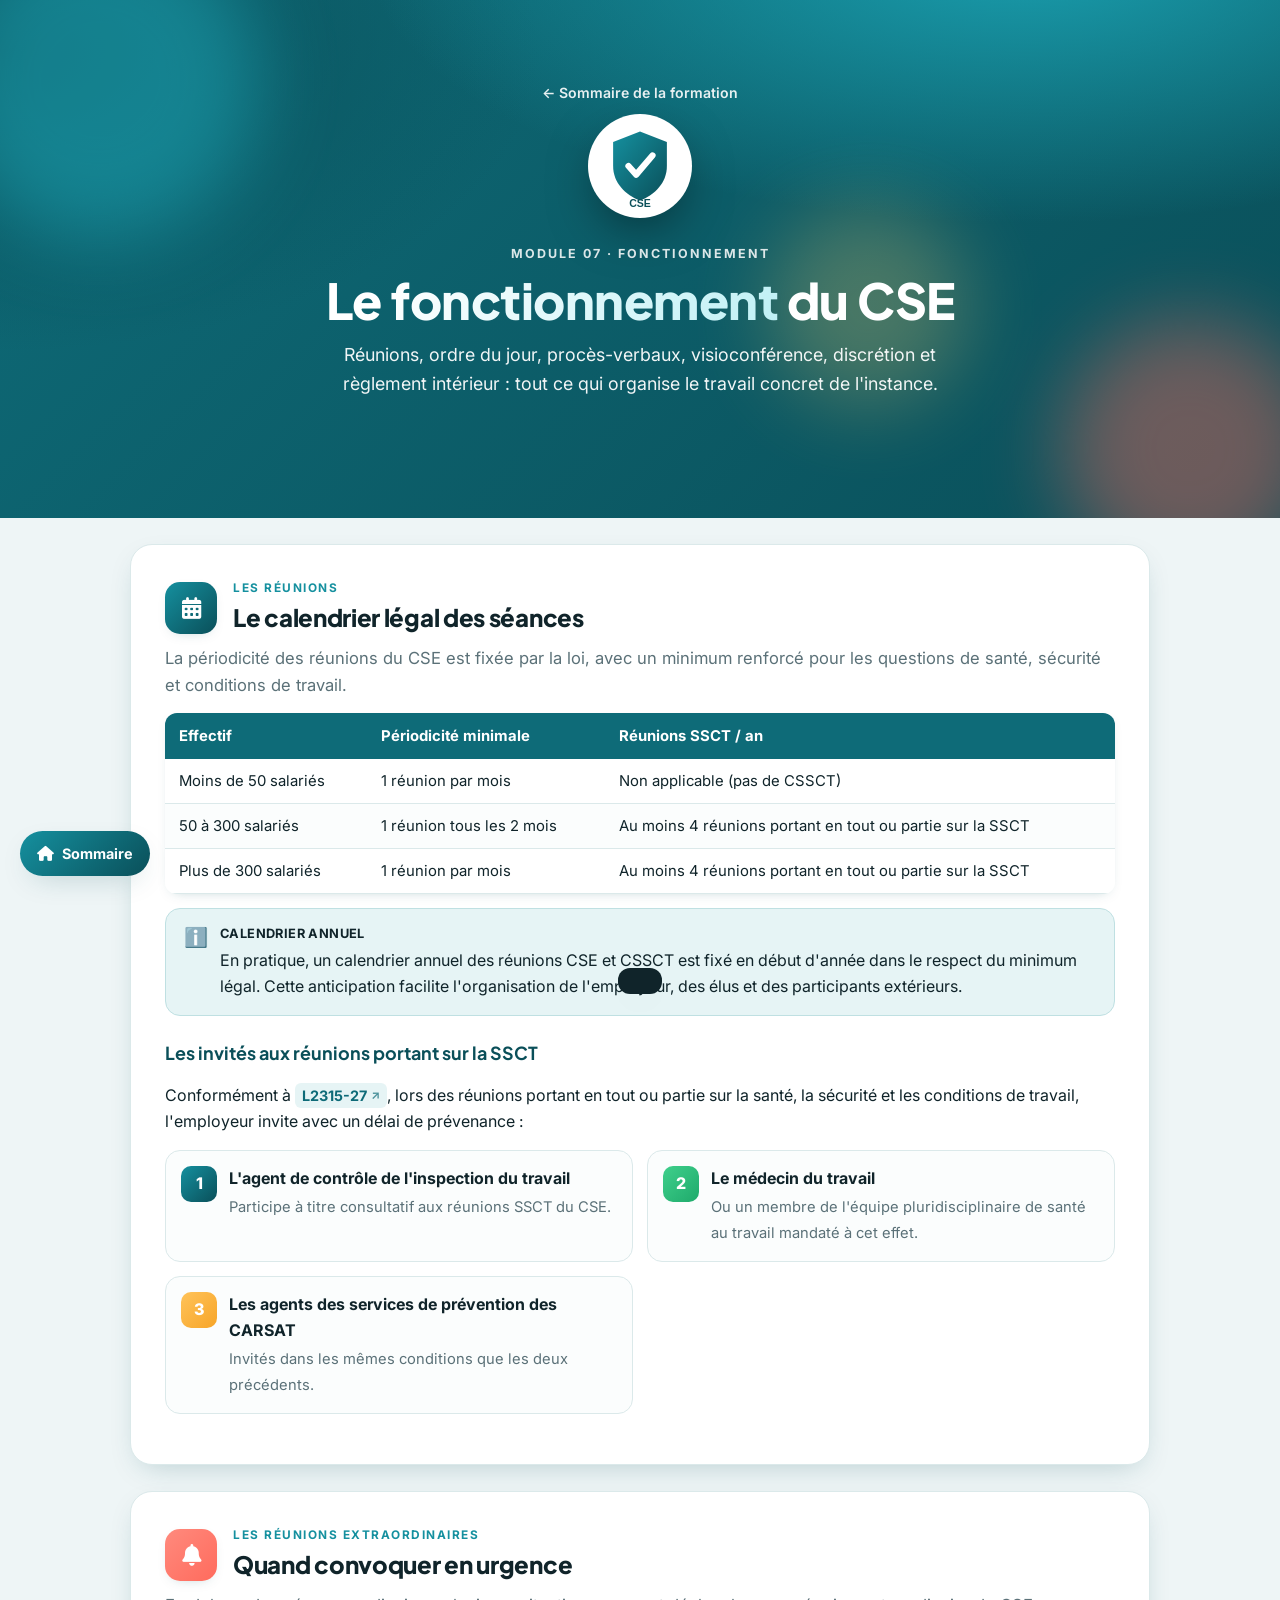
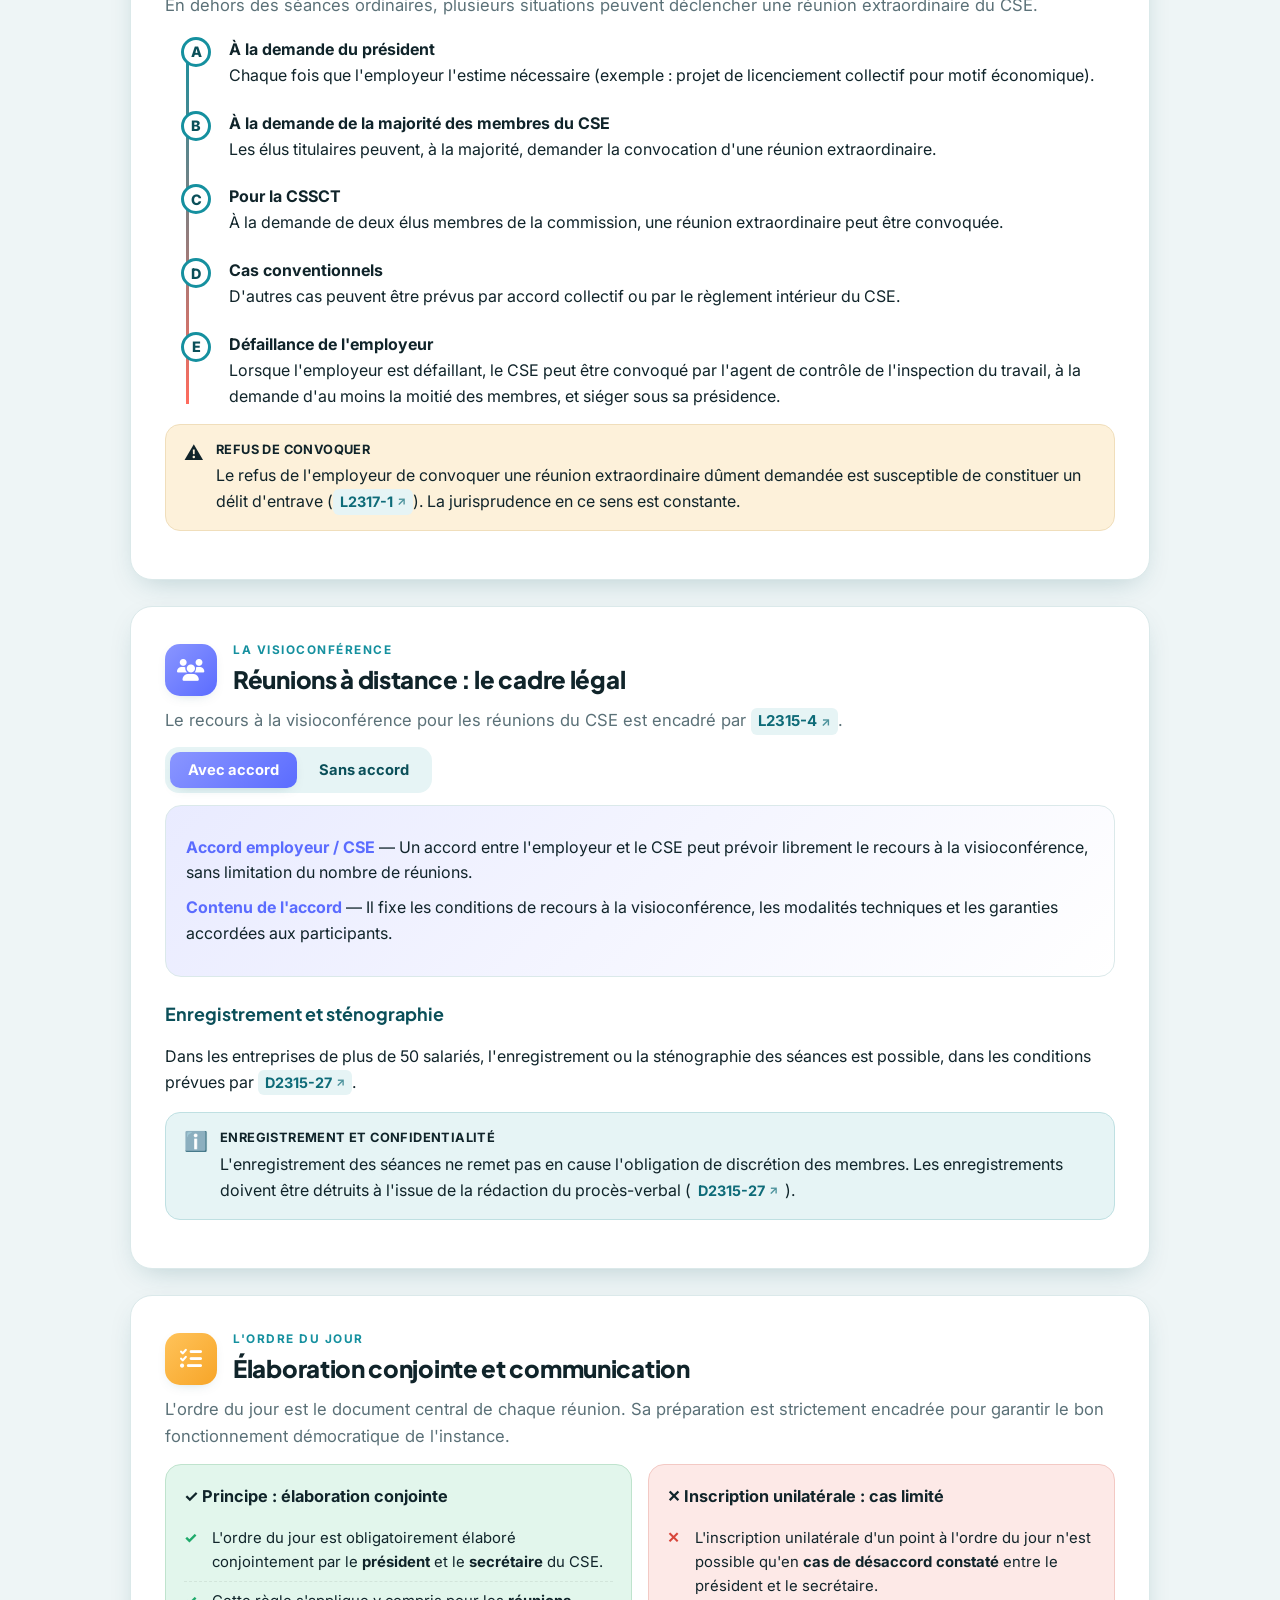
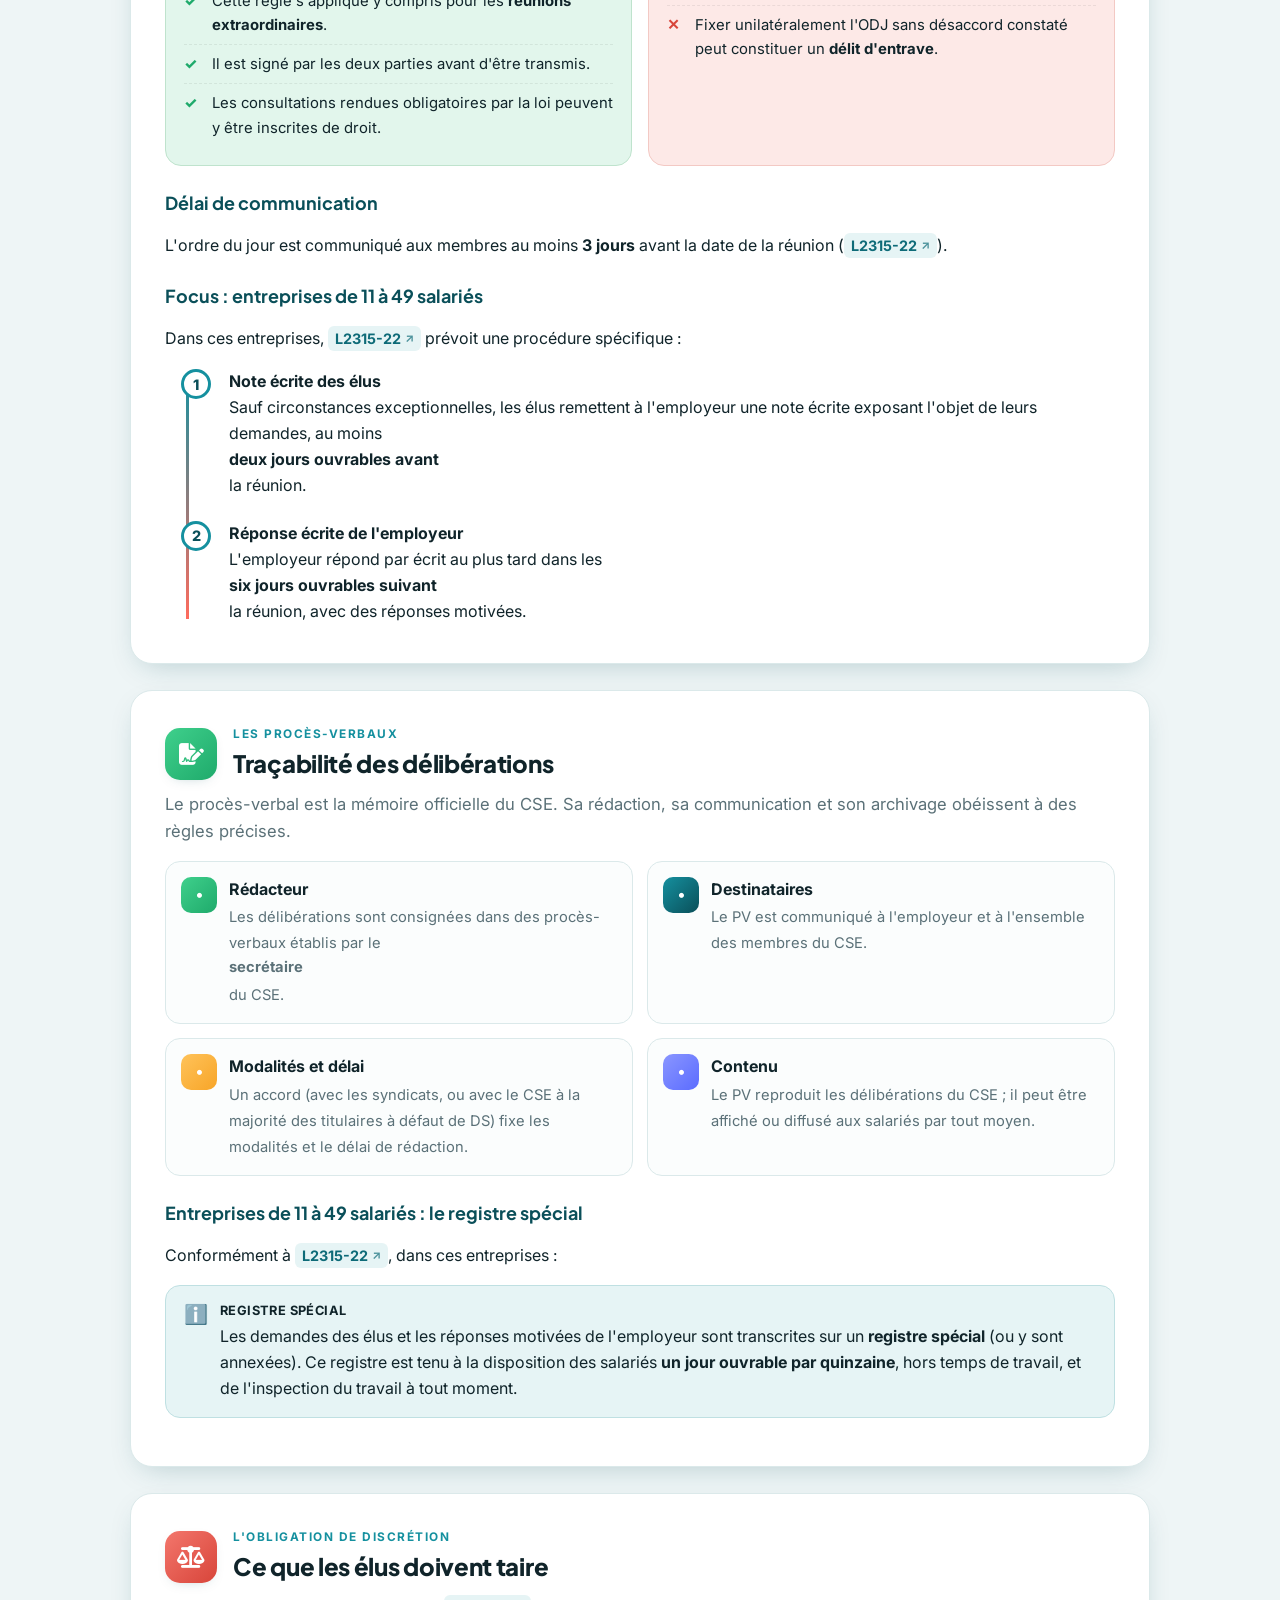
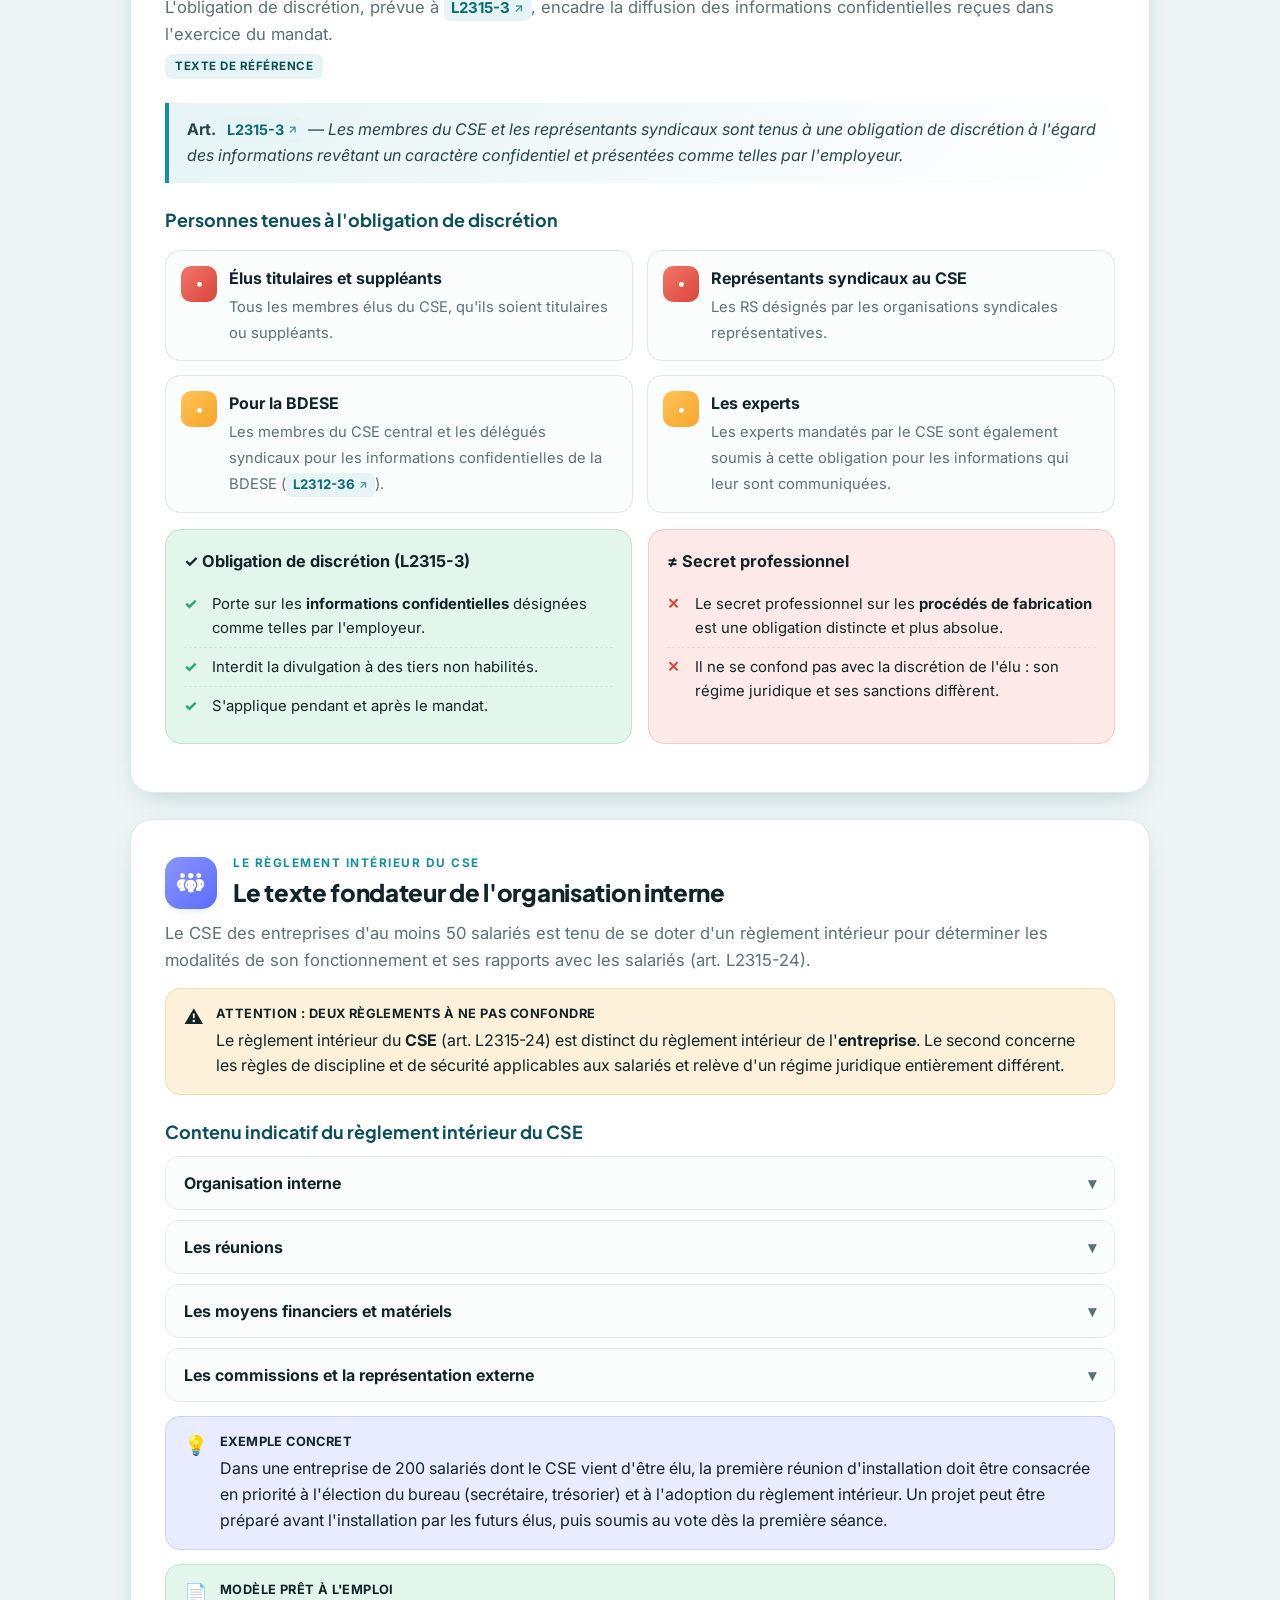
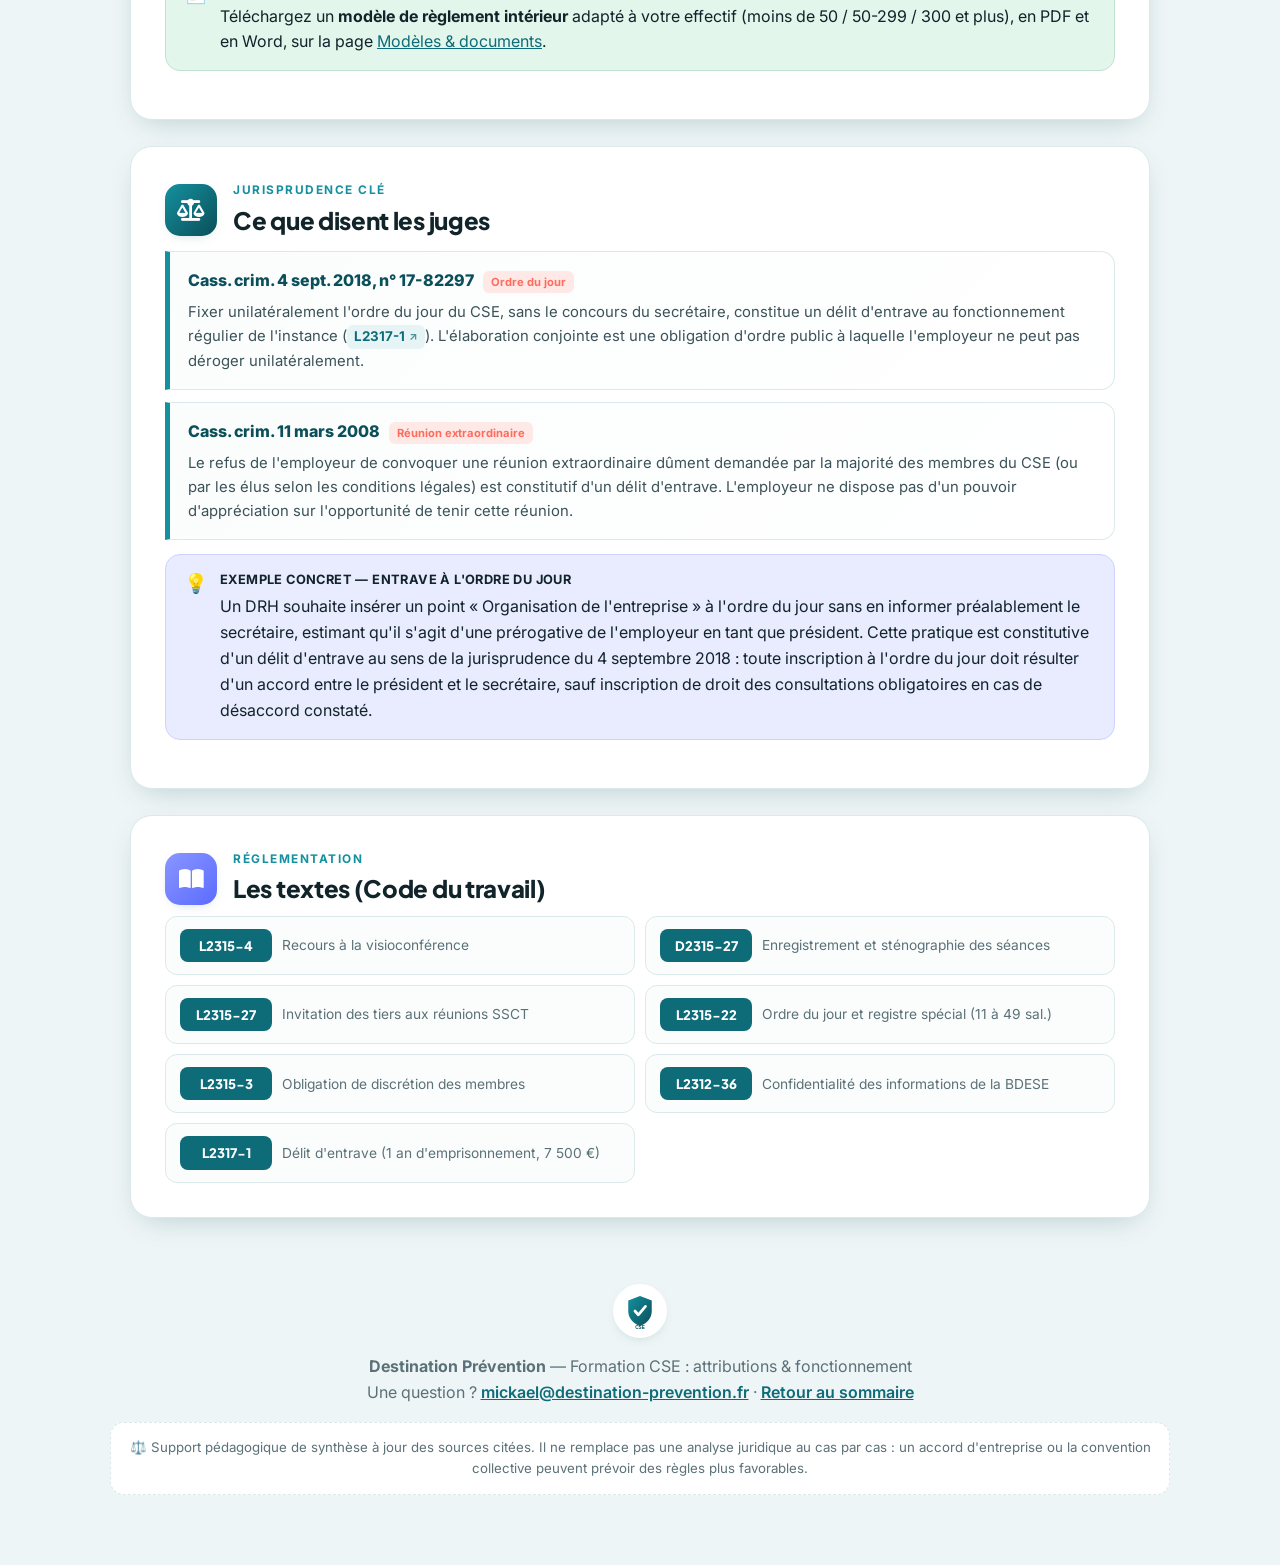
<file: fonctionnement.html>
<!DOCTYPE html>
<html lang="fr">
<head>
<meta charset="UTF-8">
<meta name="viewport" content="width=device-width, initial-scale=1.0">
<title>Le fonctionnement du CSE — Formation CSE · Destination Prévention</title>
<link rel="icon" href="logo.svg">
<link rel="preconnect" href="https://fonts.googleapis.com">
<link rel="preconnect" href="https://fonts.gstatic.com" crossorigin>
<link href="https://fonts.googleapis.com/css2?family=Plus+Jakarta+Sans:wght@400;500;600;700;800&family=Inter:wght@400;500;600&display=swap" rel="stylesheet">
<link rel="stylesheet" href="styles.css">
<link rel="stylesheet" href="https://cdnjs.cloudflare.com/ajax/libs/font-awesome/6.5.2/css/all.min.css" referrerpolicy="no-referrer">
</head>
<body>
<div id="progress"></div>

<nav class="bar" id="nav">
  <div class="wrap">
    <a class="lg" href="index.html"><img class="mark" src="logo.svg" alt=""> Formation CSE</a>
    <div class="links">
      <a href="#reunions">Réunions</a>
      <a href="#extraordinaires">Réunions extraord.</a>
      <a href="#visio">Visioconférence</a>
      <a href="#odj">Ordre du jour</a>
      <a href="#pv">Procès-verbaux</a>
      <a href="#discretion">Discrétion</a>
      <a href="#ri">Règlement intérieur</a>
      <a href="#juri">Jurisprudence</a>
      <a href="#regl">Réglementation</a>
    </div>
  </div>
</nav>

<header class="hero">
  <div class="blob b1"></div><div class="blob b2"></div><div class="blob b3"></div>
  <div class="wrap">
    <div class="crumb"><a href="index.html">← Sommaire de la formation</a></div>
    <div class="logo-wrap"><img src="logo.svg" alt="Destination Prévention" style="width:96px;height:96px"></div>
    <span class="kick">Module 07 · Fonctionnement</span>
    <h1>Le <span class="hl">fonctionnement</span> du CSE</h1>
    <p class="sub">Réunions, ordre du jour, procès-verbaux, visioconférence, discrétion et règlement intérieur : tout ce qui organise le travail concret de l'instance.</p>
  </div>
</header>

<main class="wrap">

  <!-- ================================================ RÉUNIONS -->
  <section id="reunions">
    <div class="sec-head">
      <div class="sec-ico t-teal"><i class="fa-solid fa-calendar-days"></i></div>
      <div><div class="kicker">Les réunions</div><h2>Le calendrier légal des séances</h2></div>
    </div>
    <p class="lead">La périodicité des réunions du CSE est fixée par la loi, avec un minimum renforcé pour les questions de santé, sécurité et conditions de travail.</p>

    <table class="tbl">
      <thead><tr><th>Effectif</th><th>Périodicité minimale</th><th>Réunions SSCT / an</th></tr></thead>
      <tbody>
        <tr><td>Moins de 50 salariés</td><td>1 réunion par mois</td><td>Non applicable (pas de CSSCT)</td></tr>
        <tr><td>50 à 300 salariés</td><td>1 réunion tous les 2 mois</td><td>Au moins 4 réunions portant en tout ou partie sur la SSCT</td></tr>
        <tr><td>Plus de 300 salariés</td><td>1 réunion par mois</td><td>Au moins 4 réunions portant en tout ou partie sur la SSCT</td></tr>
      </tbody>
    </table>

    <div class="note n-info"><span class="ni">ℹ️</span><div><span class="tag">Calendrier annuel</span><p>En pratique, un calendrier annuel des réunions CSE et CSSCT est fixé en début d'année dans le respect du minimum légal. Cette anticipation facilite l'organisation de l'employeur, des élus et des participants extérieurs.</p></div></div>

    <h3 class="sub">Les invités aux réunions portant sur la SSCT</h3>
    <p>Conformément à <a class="lf" href="https://www.legifrance.gouv.fr/codes/article_lc/LEGIARTI000036761943" target="_blank" rel="noopener">L2315-27</a>, lors des réunions portant en tout ou partie sur la santé, la sécurité et les conditions de travail, l'employeur invite avec un délai de prévenance :</p>
    <div class="feat">
      <div class="f"><div class="fi t-teal">1</div><div><b>L'agent de contrôle de l'inspection du travail</b><span>Participe à titre consultatif aux réunions SSCT du CSE.</span></div></div>
      <div class="f"><div class="fi t-green">2</div><div><b>Le médecin du travail</b><span>Ou un membre de l'équipe pluridisciplinaire de santé au travail mandaté à cet effet.</span></div></div>
      <div class="f"><div class="fi t-amber">3</div><div><b>Les agents des services de prévention des CARSAT</b><span>Invités dans les mêmes conditions que les deux précédents.</span></div></div>
    </div>
  </section>

  <!-- ================================================ RÉUNIONS EXTRAORDINAIRES -->
  <section id="extraordinaires">
    <div class="sec-head">
      <div class="sec-ico t-coral"><i class="fa-solid fa-bell"></i></div>
      <div><div class="kicker">Les réunions extraordinaires</div><h2>Quand convoquer en urgence</h2></div>
    </div>
    <p class="lead">En dehors des séances ordinaires, plusieurs situations peuvent déclencher une réunion extraordinaire du CSE.</p>

    <div class="tl">
      <div class="step"><div class="dot">A</div><b>À la demande du président</b>Chaque fois que l'employeur l'estime nécessaire (exemple : projet de licenciement collectif pour motif économique).</div>
      <div class="step"><div class="dot">B</div><b>À la demande de la majorité des membres du CSE</b>Les élus titulaires peuvent, à la majorité, demander la convocation d'une réunion extraordinaire.</div>
      <div class="step"><div class="dot">C</div><b>Pour la CSSCT</b>À la demande de deux élus membres de la commission, une réunion extraordinaire peut être convoquée.</div>
      <div class="step"><div class="dot">D</div><b>Cas conventionnels</b>D'autres cas peuvent être prévus par accord collectif ou par le règlement intérieur du CSE.</div>
      <div class="step"><div class="dot">E</div><b>Défaillance de l'employeur</b>Lorsque l'employeur est défaillant, le CSE peut être convoqué par l'agent de contrôle de l'inspection du travail, à la demande d'au moins la moitié des membres, et siéger sous sa présidence.</div>
    </div>

    <div class="note n-warn"><span class="ni">⚠️</span><div><span class="tag">Refus de convoquer</span><p>Le refus de l'employeur de convoquer une réunion extraordinaire dûment demandée est susceptible de constituer un délit d'entrave (<a class="lf" href="https://www.legifrance.gouv.fr/codes/article_lc/LEGIARTI000035634273" target="_blank" rel="noopener">L2317-1</a>). La jurisprudence en ce sens est constante.</p></div></div>
  </section>

  <!-- ================================================ VISIOCONFÉRENCE -->
  <section id="visio">
    <div class="sec-head">
      <div class="sec-ico t-indigo"><i class="fa-solid fa-users"></i></div>
      <div><div class="kicker">La visioconférence</div><h2>Réunions à distance : le cadre légal</h2></div>
    </div>
    <p class="lead">Le recours à la visioconférence pour les réunions du CSE est encadré par <a class="lf" href="https://www.legifrance.gouv.fr/codes/article_lc/LEGIARTI000035651253" target="_blank" rel="noopener">L2315-4</a>.</p>

    <div class="seg" data-group="visio">
      <button data-k="a" class="on">Avec accord</button>
      <button data-k="b">Sans accord</button>
    </div>
    <div class="panel a show" data-group="visio" data-k="a">
      <div class="kv"><b>Accord employeur / CSE</b> — Un accord entre l'employeur et le CSE peut prévoir librement le recours à la visioconférence, sans limitation du nombre de réunions.</div>
      <div class="kv"><b>Contenu de l'accord</b> — Il fixe les conditions de recours à la visioconférence, les modalités techniques et les garanties accordées aux participants.</div>
    </div>
    <div class="panel b" data-group="visio" data-k="b">
      <div class="kv"><b>Initiative de l'employeur</b> — À défaut d'accord, l'employeur peut recourir unilatéralement à la visioconférence pour un maximum de <b>3 réunions par an</b>.</div>
      <div class="kv"><b>Au-delà de ce seuil</b> — Tout recours supplémentaire à la visioconférence sans accord est irrégulier.</div>
    </div>

    <h3 class="sub">Enregistrement et sténographie</h3>
    <p>Dans les entreprises de plus de 50 salariés, l'enregistrement ou la sténographie des séances est possible, dans les conditions prévues par <a class="lf" href="https://www.legifrance.gouv.fr/codes/article_lc/LEGIARTI000036433683" target="_blank" rel="noopener">D2315-27</a>.</p>

    <div class="note n-info"><span class="ni">ℹ️</span><div><span class="tag">Enregistrement et confidentialité</span><p>L'enregistrement des séances ne remet pas en cause l'obligation de discrétion des membres. Les enregistrements doivent être détruits à l'issue de la rédaction du procès-verbal (<a class="lf" href="https://www.legifrance.gouv.fr/codes/article_lc/LEGIARTI000036433683" target="_blank" rel="noopener">D2315-27</a>).</p></div></div>
  </section>

  <!-- ================================================ ORDRE DU JOUR -->
  <section id="odj">
    <div class="sec-head">
      <div class="sec-ico t-amber"><i class="fa-solid fa-list-check"></i></div>
      <div><div class="kicker">L'ordre du jour</div><h2>Élaboration conjointe et communication</h2></div>
    </div>
    <p class="lead">L'ordre du jour est le document central de chaque réunion. Sa préparation est strictement encadrée pour garantir le bon fonctionnement démocratique de l'instance.</p>

    <div class="dd">
      <div class="col can"><h4>✓ Principe : élaboration conjointe</h4>
        <ul>
          <li>L'ordre du jour est obligatoirement élaboré conjointement par le <b>président</b> et le <b>secrétaire</b> du CSE.</li>
          <li>Cette règle s'applique y compris pour les <b>réunions extraordinaires</b>.</li>
          <li>Il est signé par les deux parties avant d'être transmis.</li>
          <li>Les consultations rendues obligatoires par la loi peuvent y être inscrites de droit.</li>
        </ul>
      </div>
      <div class="col cant"><h4>✕ Inscription unilatérale : cas limité</h4>
        <ul>
          <li>L'inscription unilatérale d'un point à l'ordre du jour n'est possible qu'en <b>cas de désaccord constaté</b> entre le président et le secrétaire.</li>
          <li>Fixer unilatéralement l'ODJ sans désaccord constaté peut constituer un <b>délit d'entrave</b>.</li>
        </ul>
      </div>
    </div>

    <h3 class="sub">Délai de communication</h3>
    <p>L'ordre du jour est communiqué aux membres au moins <b>3 jours</b> avant la date de la réunion (<a class="lf" href="https://www.legifrance.gouv.fr/codes/article_lc/LEGIARTI000035624430" target="_blank" rel="noopener">L2315-22</a>).</p>

    <h3 class="sub">Focus : entreprises de 11 à 49 salariés</h3>
    <p>Dans ces entreprises, <a class="lf" href="https://www.legifrance.gouv.fr/codes/article_lc/LEGIARTI000035624430" target="_blank" rel="noopener">L2315-22</a> prévoit une procédure spécifique :</p>
    <div class="tl">
      <div class="step"><div class="dot">1</div><b>Note écrite des élus</b>Sauf circonstances exceptionnelles, les élus remettent à l'employeur une note écrite exposant l'objet de leurs demandes, au moins <b>deux jours ouvrables avant</b> la réunion.</div>
      <div class="step"><div class="dot">2</div><b>Réponse écrite de l'employeur</b>L'employeur répond par écrit au plus tard dans les <b>six jours ouvrables suivant</b> la réunion, avec des réponses motivées.</div>
    </div>
  </section>

  <!-- ================================================ PROCÈS-VERBAUX -->
  <section id="pv">
    <div class="sec-head">
      <div class="sec-ico t-green"><i class="fa-solid fa-file-signature"></i></div>
      <div><div class="kicker">Les procès-verbaux</div><h2>Traçabilité des délibérations</h2></div>
    </div>
    <p class="lead">Le procès-verbal est la mémoire officielle du CSE. Sa rédaction, sa communication et son archivage obéissent à des règles précises.</p>

    <div class="feat">
      <div class="f"><div class="fi t-green">•</div><div><b>Rédacteur</b><span>Les délibérations sont consignées dans des procès-verbaux établis par le <b>secrétaire</b> du CSE.</span></div></div>
      <div class="f"><div class="fi t-teal">•</div><div><b>Destinataires</b><span>Le PV est communiqué à l'employeur et à l'ensemble des membres du CSE.</span></div></div>
      <div class="f"><div class="fi t-amber">•</div><div><b>Modalités et délai</b><span>Un accord (avec les syndicats, ou avec le CSE à la majorité des titulaires à défaut de DS) fixe les modalités et le délai de rédaction.</span></div></div>
      <div class="f"><div class="fi t-indigo">•</div><div><b>Contenu</b><span>Le PV reproduit les délibérations du CSE ; il peut être affiché ou diffusé aux salariés par tout moyen.</span></div></div>
    </div>

    <h3 class="sub">Entreprises de 11 à 49 salariés : le registre spécial</h3>
    <p>Conformément à <a class="lf" href="https://www.legifrance.gouv.fr/codes/article_lc/LEGIARTI000035624430" target="_blank" rel="noopener">L2315-22</a>, dans ces entreprises :</p>
    <div class="note n-info"><span class="ni">ℹ️</span><div><span class="tag">Registre spécial</span><p>Les demandes des élus et les réponses motivées de l'employeur sont transcrites sur un <b>registre spécial</b> (ou y sont annexées). Ce registre est tenu à la disposition des salariés <b>un jour ouvrable par quinzaine</b>, hors temps de travail, et de l'inspection du travail à tout moment.</p></div></div>
  </section>

  <!-- ================================================ DISCRÉTION -->
  <section id="discretion">
    <div class="sec-head">
      <div class="sec-ico t-red"><i class="fa-solid fa-scale-balanced"></i></div>
      <div><div class="kicker">L'obligation de discrétion</div><h2>Ce que les élus doivent taire</h2></div>
    </div>
    <p class="lead">L'obligation de discrétion, prévue à <a class="lf" href="https://www.legifrance.gouv.fr/codes/article_lc/LEGIARTI000035651256" target="_blank" rel="noopener">L2315-3</a>, encadre la diffusion des informations confidentielles reçues dans l'exercice du mandat.</p>

    <span class="chips-law">Texte de référence</span>
    <blockquote class="art"><b>Art. <a class="lf" href="https://www.legifrance.gouv.fr/codes/article_lc/LEGIARTI000035651256" target="_blank" rel="noopener">L2315-3</a></b> — Les membres du CSE et les représentants syndicaux sont tenus à une obligation de discrétion à l'égard des informations revêtant un caractère confidentiel et présentées comme telles par l'employeur.</blockquote>

    <h3 class="sub">Personnes tenues à l'obligation de discrétion</h3>
    <div class="feat">
      <div class="f"><div class="fi t-red">•</div><div><b>Élus titulaires et suppléants</b><span>Tous les membres élus du CSE, qu'ils soient titulaires ou suppléants.</span></div></div>
      <div class="f"><div class="fi t-red">•</div><div><b>Représentants syndicaux au CSE</b><span>Les RS désignés par les organisations syndicales représentatives.</span></div></div>
      <div class="f"><div class="fi t-amber">•</div><div><b>Pour la BDESE</b><span>Les membres du CSE central et les délégués syndicaux pour les informations confidentielles de la BDESE (<a class="lf" href="https://www.legifrance.gouv.fr/codes/article_lc/LEGIARTI000048533625" target="_blank" rel="noopener">L2312-36</a>).</span></div></div>
      <div class="f"><div class="fi t-amber">•</div><div><b>Les experts</b><span>Les experts mandatés par le CSE sont également soumis à cette obligation pour les informations qui leur sont communiquées.</span></div></div>
    </div>

    <div class="dd">
      <div class="col can"><h4>✓ Obligation de discrétion (L2315-3)</h4>
        <ul>
          <li>Porte sur les <b>informations confidentielles</b> désignées comme telles par l'employeur.</li>
          <li>Interdit la divulgation à des tiers non habilités.</li>
          <li>S'applique pendant et après le mandat.</li>
        </ul>
      </div>
      <div class="col cant"><h4>≠ Secret professionnel</h4>
        <ul>
          <li>Le secret professionnel sur les <b>procédés de fabrication</b> est une obligation distincte et plus absolue.</li>
          <li>Il ne se confond pas avec la discrétion de l'élu : son régime juridique et ses sanctions diffèrent.</li>
        </ul>
      </div>
    </div>
  </section>

  <!-- ================================================ RÈGLEMENT INTÉRIEUR -->
  <section id="ri">
    <div class="sec-head">
      <div class="sec-ico t-indigo"><i class="fa-solid fa-people-group"></i></div>
      <div><div class="kicker">Le règlement intérieur du CSE</div><h2>Le texte fondateur de l'organisation interne</h2></div>
    </div>
    <p class="lead">Le CSE des entreprises d'au moins 50 salariés est tenu de se doter d'un règlement intérieur pour déterminer les modalités de son fonctionnement et ses rapports avec les salariés (art. L2315-24).</p>

    <div class="note n-warn"><span class="ni">⚠️</span><div><span class="tag">Attention : deux règlements à ne pas confondre</span><p>Le règlement intérieur du <b>CSE</b> (art. L2315-24) est distinct du règlement intérieur de l'<b>entreprise</b>. Le second concerne les règles de discipline et de sécurité applicables aux salariés et relève d'un régime juridique entièrement différent.</p></div></div>

    <h3 class="sub">Contenu indicatif du règlement intérieur du CSE</h3>
    <div class="acc"><button>Organisation interne<span class="chev">▾</span></button>
      <div class="body"><div class="inner"><p>Le règlement intérieur définit la composition du bureau (secrétaire, trésorier, leurs adjoints éventuels), les modalités de désignation des membres de la délégation du personnel, le rôle du président et des représentants syndicaux au CSE, ainsi que la désignation du référent en matière de lutte contre le harcèlement sexuel et les agissements sexistes.</p></div></div>
    </div>
    <div class="acc"><button>Les réunions<span class="chev">▾</span></button>
      <div class="body"><div class="inner"><p>Le règlement intérieur précise la planification des réunions ordinaires, les modalités d'élaboration et de transmission de l'ordre du jour, les règles de convocation des réunions extraordinaires, les conditions de vote et de prise de décision, le déroulement des séances, les règles de rédaction et d'approbation des procès-verbaux, ainsi que les règles de confidentialité applicables en séance.</p></div></div>
    </div>
    <div class="acc"><button>Les moyens financiers et matériels<span class="chev">▾</span></button>
      <div class="body"><div class="inner"><p>Sont abordés : la gestion du budget de fonctionnement, les règles d'engagement des dépenses, les modalités de comptabilité et de reddition des comptes, ainsi que les conditions d'utilisation des locaux mis à disposition et des panneaux d'affichage.</p></div></div>
    </div>
    <div class="acc"><button>Les commissions et la représentation externe<span class="chev">▾</span></button>
      <div class="body"><div class="inner"><p>Le règlement intérieur organise le fonctionnement des commissions (CSSCT et commissions facultatives), les modalités de désignation de leurs membres, ainsi que les conditions dans lesquelles le CSE est représenté dans les organes de gouvernance de l'entreprise ou auprès d'institutions extérieures.</p></div></div>
    </div>

    <div class="note n-ex"><span class="ni">💡</span><div><span class="tag">Exemple concret</span><p>Dans une entreprise de 200 salariés dont le CSE vient d'être élu, la première réunion d'installation doit être consacrée en priorité à l'élection du bureau (secrétaire, trésorier) et à l'adoption du règlement intérieur. Un projet peut être préparé avant l'installation par les futurs élus, puis soumis au vote dès la première séance.</p></div></div>

    <div class="note n-ok"><span class="ni">📄</span><div><span class="tag">Modèle prêt à l'emploi</span><p>Téléchargez un <b>modèle de règlement intérieur</b> adapté à votre effectif (moins de 50 / 50-299 / 300 et plus), en PDF et en Word, sur la page <a href="modeles.html">Modèles &amp; documents</a>.</p></div></div>
  </section>

  <!-- ================================================ JURISPRUDENCE -->
  <section id="juri">
    <div class="sec-head">
      <div class="sec-ico t-teal"><i class="fa-solid fa-scale-balanced"></i></div>
      <div><div class="kicker">Jurisprudence clé</div><h2>Ce que disent les juges</h2></div>
    </div>

    <div class="juri">
      <div class="jt">Cass. crim. 4 sept. 2018, n° 17-82297 <span class="jp">Ordre du jour</span></div>
      <p>Fixer unilatéralement l'ordre du jour du CSE, sans le concours du secrétaire, constitue un délit d'entrave au fonctionnement régulier de l'instance (<a class="lf" href="https://www.legifrance.gouv.fr/codes/article_lc/LEGIARTI000035634273" target="_blank" rel="noopener">L2317-1</a>). L'élaboration conjointe est une obligation d'ordre public à laquelle l'employeur ne peut pas déroger unilatéralement.</p>
    </div>

    <div class="juri">
      <div class="jt">Cass. crim. 11 mars 2008 <span class="jp">Réunion extraordinaire</span></div>
      <p>Le refus de l'employeur de convoquer une réunion extraordinaire dûment demandée par la majorité des membres du CSE (ou par les élus selon les conditions légales) est constitutif d'un délit d'entrave. L'employeur ne dispose pas d'un pouvoir d'appréciation sur l'opportunité de tenir cette réunion.</p>
    </div>

    <div class="note n-ex"><span class="ni">💡</span><div><span class="tag">Exemple concret — Entrave à l'ordre du jour</span><p>Un DRH souhaite insérer un point « Organisation de l'entreprise » à l'ordre du jour sans en informer préalablement le secrétaire, estimant qu'il s'agit d'une prérogative de l'employeur en tant que président. Cette pratique est constitutive d'un délit d'entrave au sens de la jurisprudence du 4 septembre 2018 : toute inscription à l'ordre du jour doit résulter d'un accord entre le président et le secrétaire, sauf inscription de droit des consultations obligatoires en cas de désaccord constaté.</p></div></div>
  </section>

  <!-- ================================================ RÉGLEMENTATION -->
  <section id="regl">
    <div class="sec-head">
      <div class="sec-ico t-indigo"><i class="fa-solid fa-book-open"></i></div>
      <div><div class="kicker">Réglementation</div><h2>Les textes (Code du travail)</h2></div>
    </div>
    <div class="regl">
      <a href="https://www.legifrance.gouv.fr/codes/article_lc/LEGIARTI000035651253" target="_blank" rel="noopener"><span class="code">L2315-4</span><span>Recours à la visioconférence</span></a>
      <a href="https://www.legifrance.gouv.fr/codes/article_lc/LEGIARTI000036433683" target="_blank" rel="noopener"><span class="code">D2315-27</span><span>Enregistrement et sténographie des séances</span></a>
      <a href="https://www.legifrance.gouv.fr/codes/article_lc/LEGIARTI000036761943" target="_blank" rel="noopener"><span class="code">L2315-27</span><span>Invitation des tiers aux réunions SSCT</span></a>
      <a href="https://www.legifrance.gouv.fr/codes/article_lc/LEGIARTI000035624430" target="_blank" rel="noopener"><span class="code">L2315-22</span><span>Ordre du jour et registre spécial (11 à 49 sal.)</span></a>
      <a href="https://www.legifrance.gouv.fr/codes/article_lc/LEGIARTI000035651256" target="_blank" rel="noopener"><span class="code">L2315-3</span><span>Obligation de discrétion des membres</span></a>
      <a href="https://www.legifrance.gouv.fr/codes/article_lc/LEGIARTI000048533625" target="_blank" rel="noopener"><span class="code">L2312-36</span><span>Confidentialité des informations de la BDESE</span></a>
      <a href="https://www.legifrance.gouv.fr/codes/article_lc/LEGIARTI000035634273" target="_blank" rel="noopener"><span class="code">L2317-1</span><span>Délit d'entrave (1 an d'emprisonnement, 7 500 €)</span></a>
    </div>
  </section>

</main>

<footer>
  <div class="fmark"><img src="logo.svg" alt="" style="width:42px;height:42px"></div>
  <p><b>Destination Prévention</b> — Formation CSE : attributions &amp; fonctionnement<br>
  Une question ? <a href="mailto:mickael@destination-prevention.fr">mickael@destination-prevention.fr</a> · <a href="index.html">Retour au sommaire</a></p>
  <div class="disc">⚖️ Support pédagogique de synthèse à jour des sources citées. Il ne remplace pas une analyse juridique au cas par cas : un accord d'entreprise ou la convention collective peuvent prévoir des règles plus favorables.</div>
</footer>

<div id="toast"></div>
<button class="btt" id="btt" aria-label="Revenir en haut">↑</button>
<script src="app.js"></script>
</body>
</html>
</file>
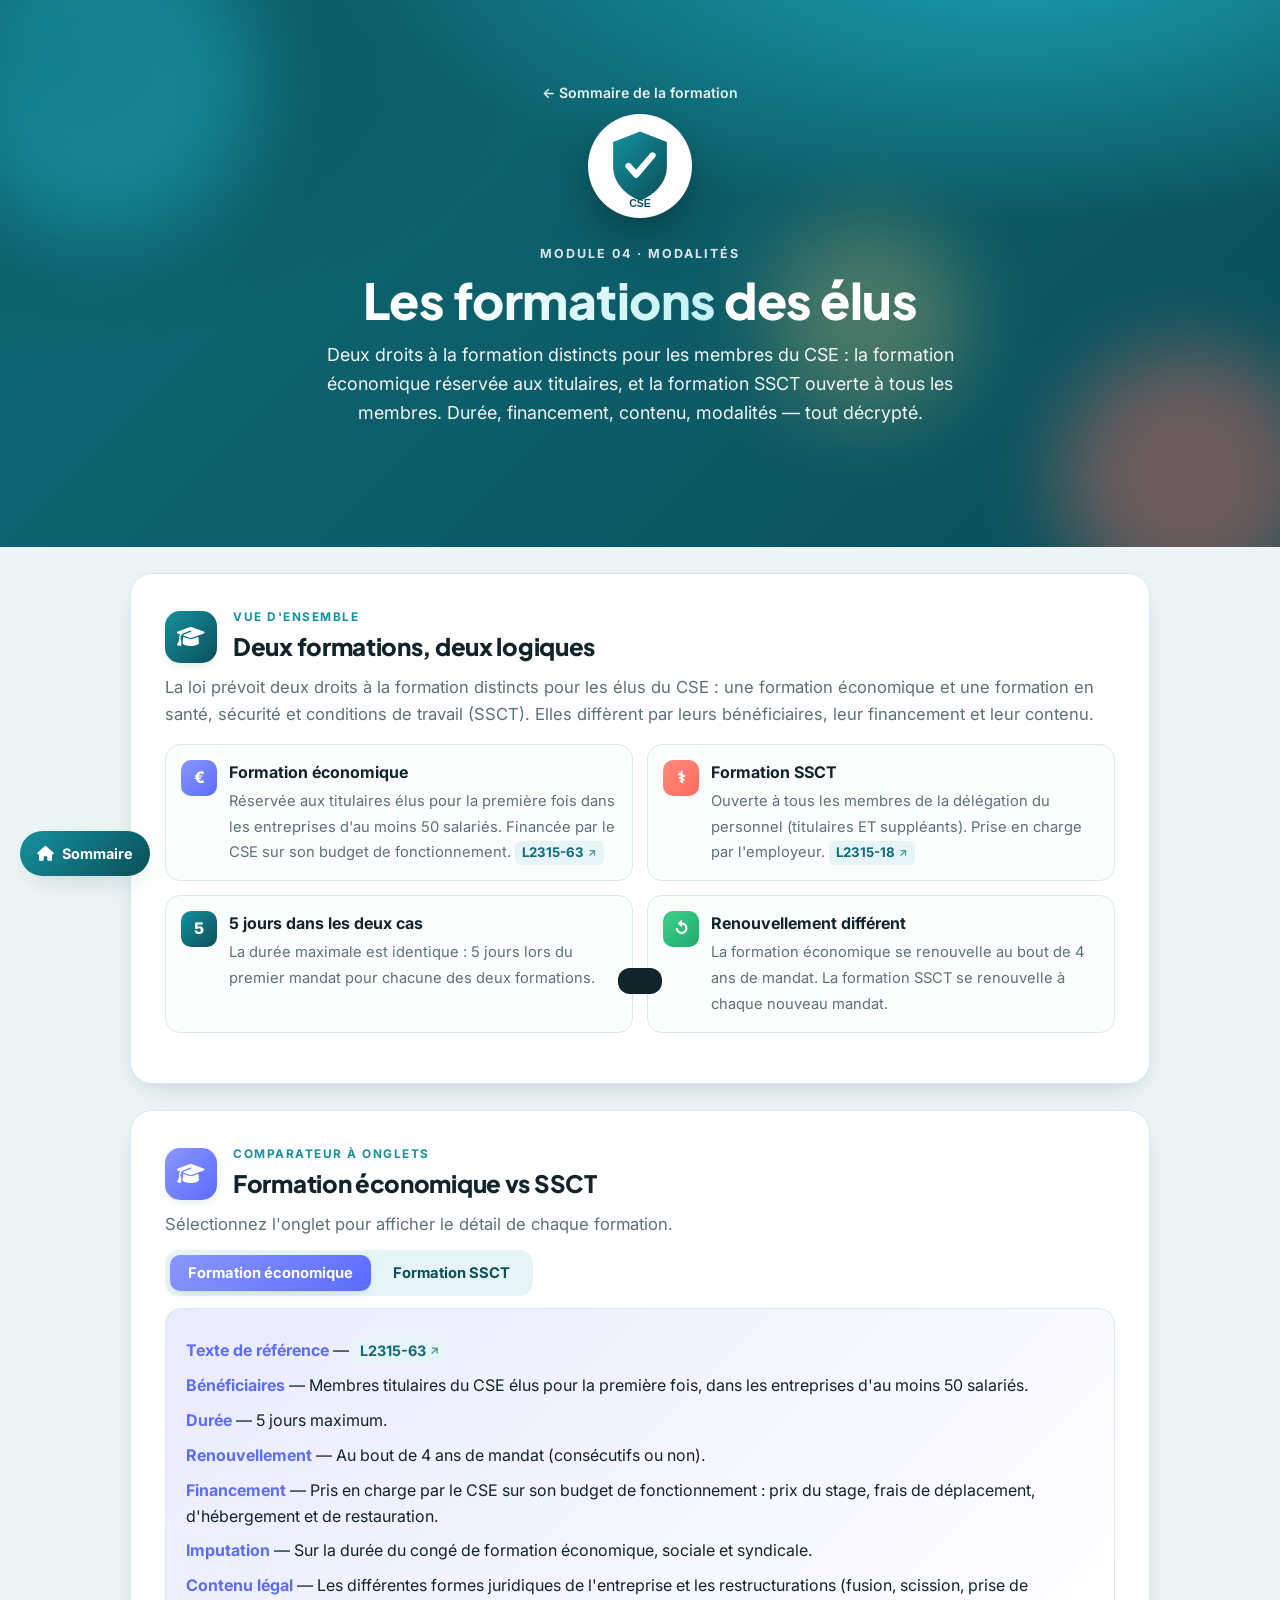
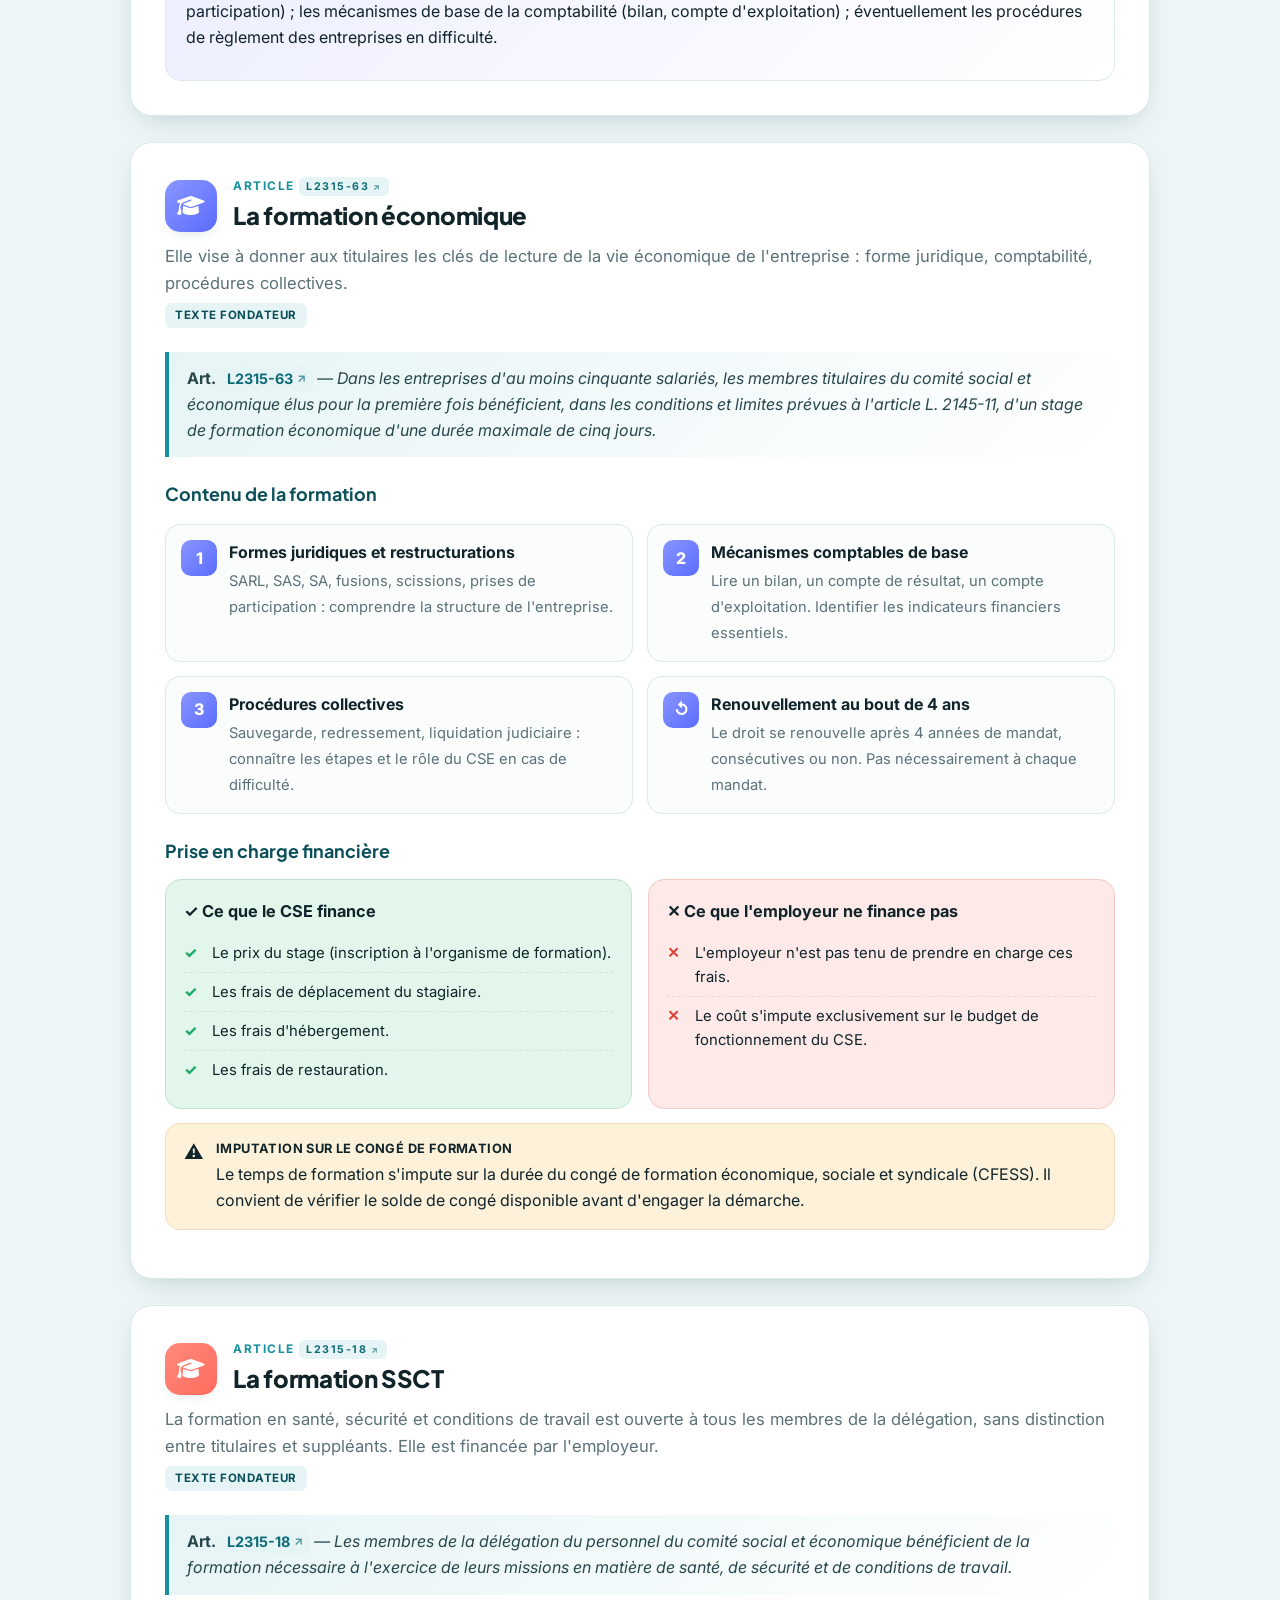
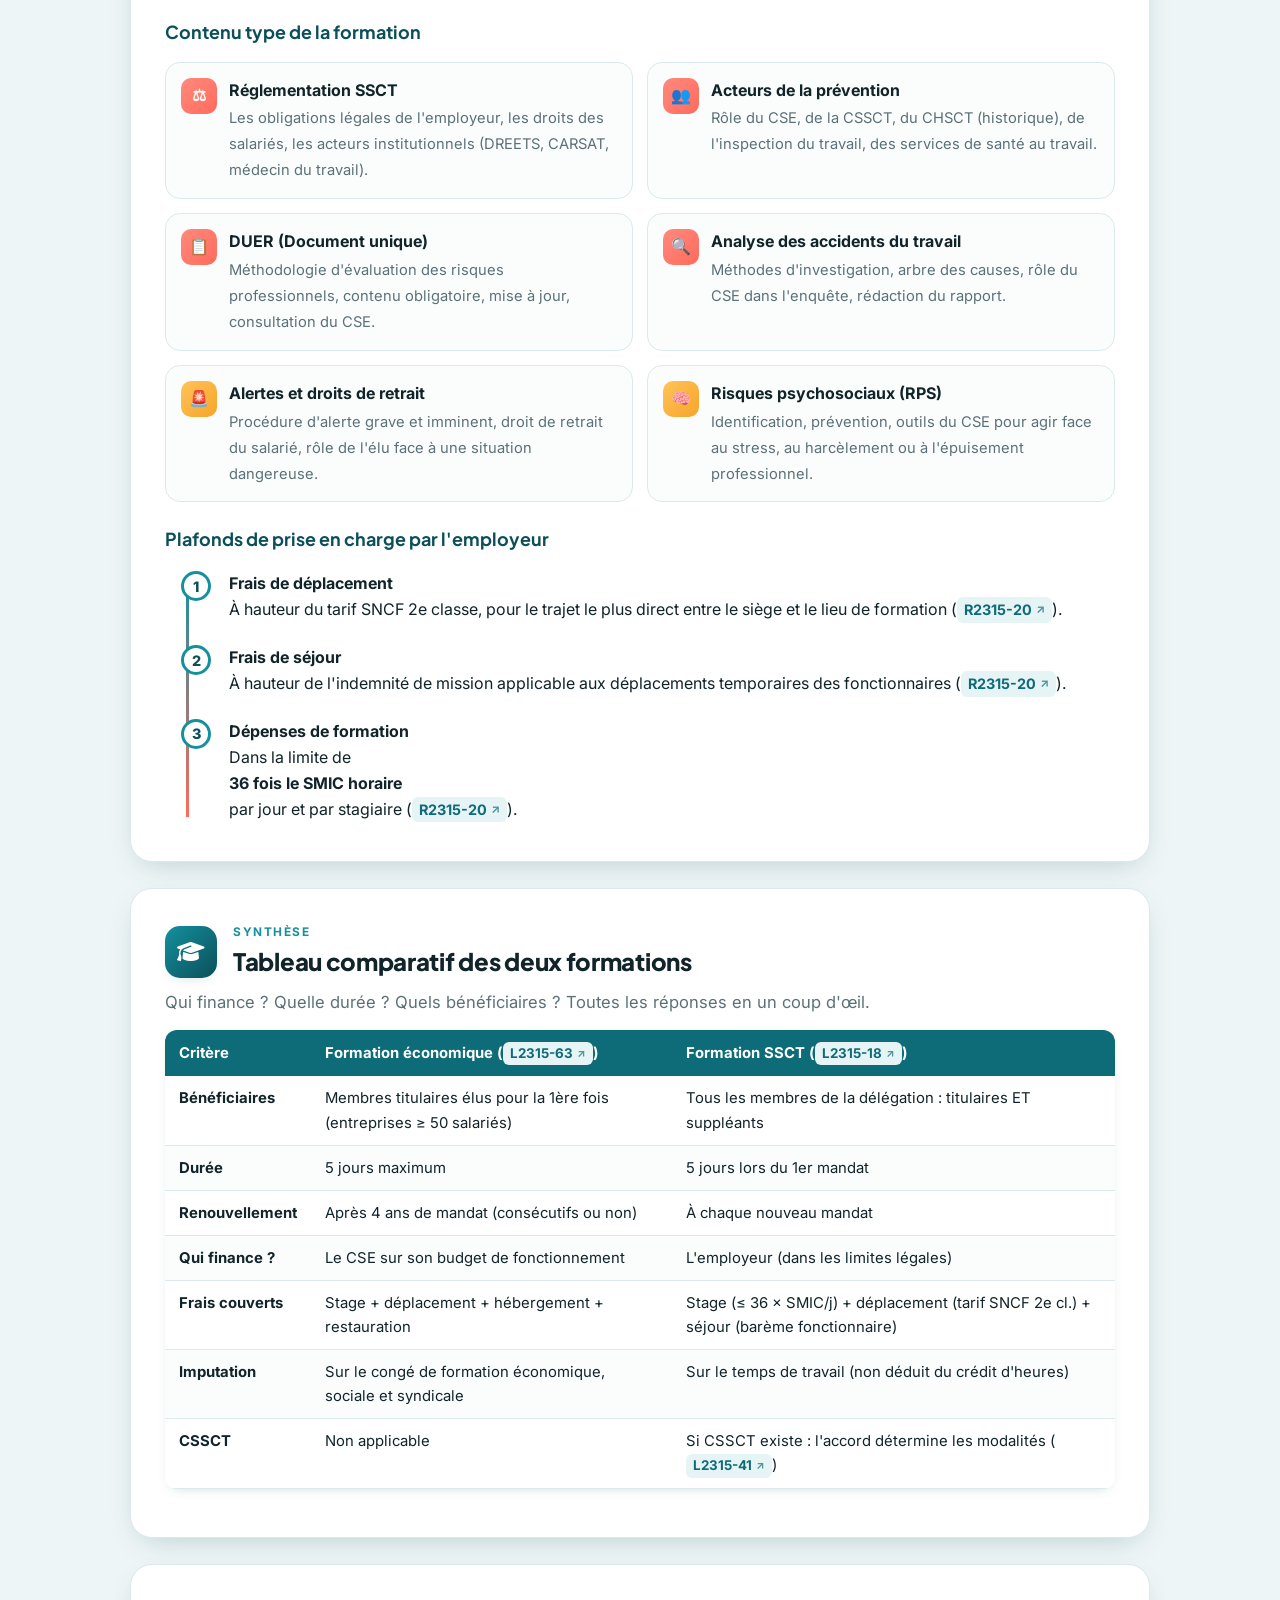
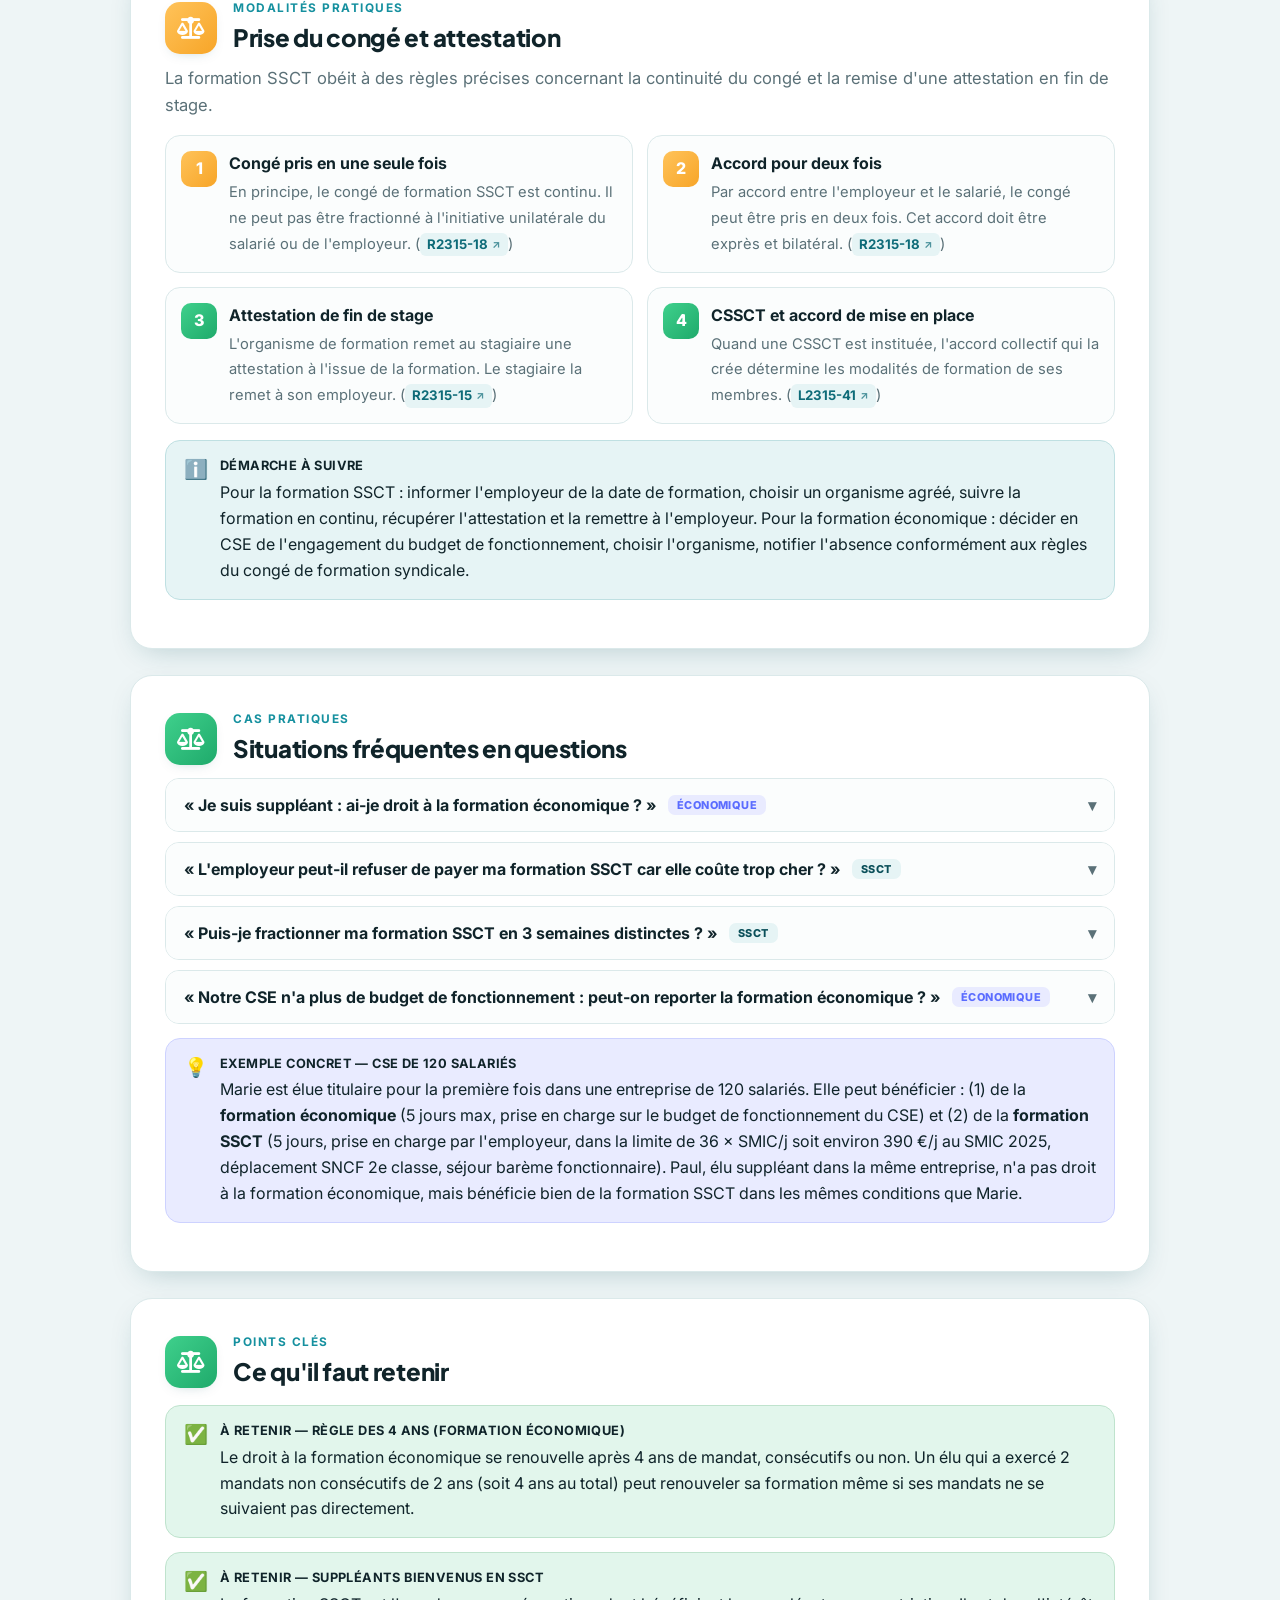
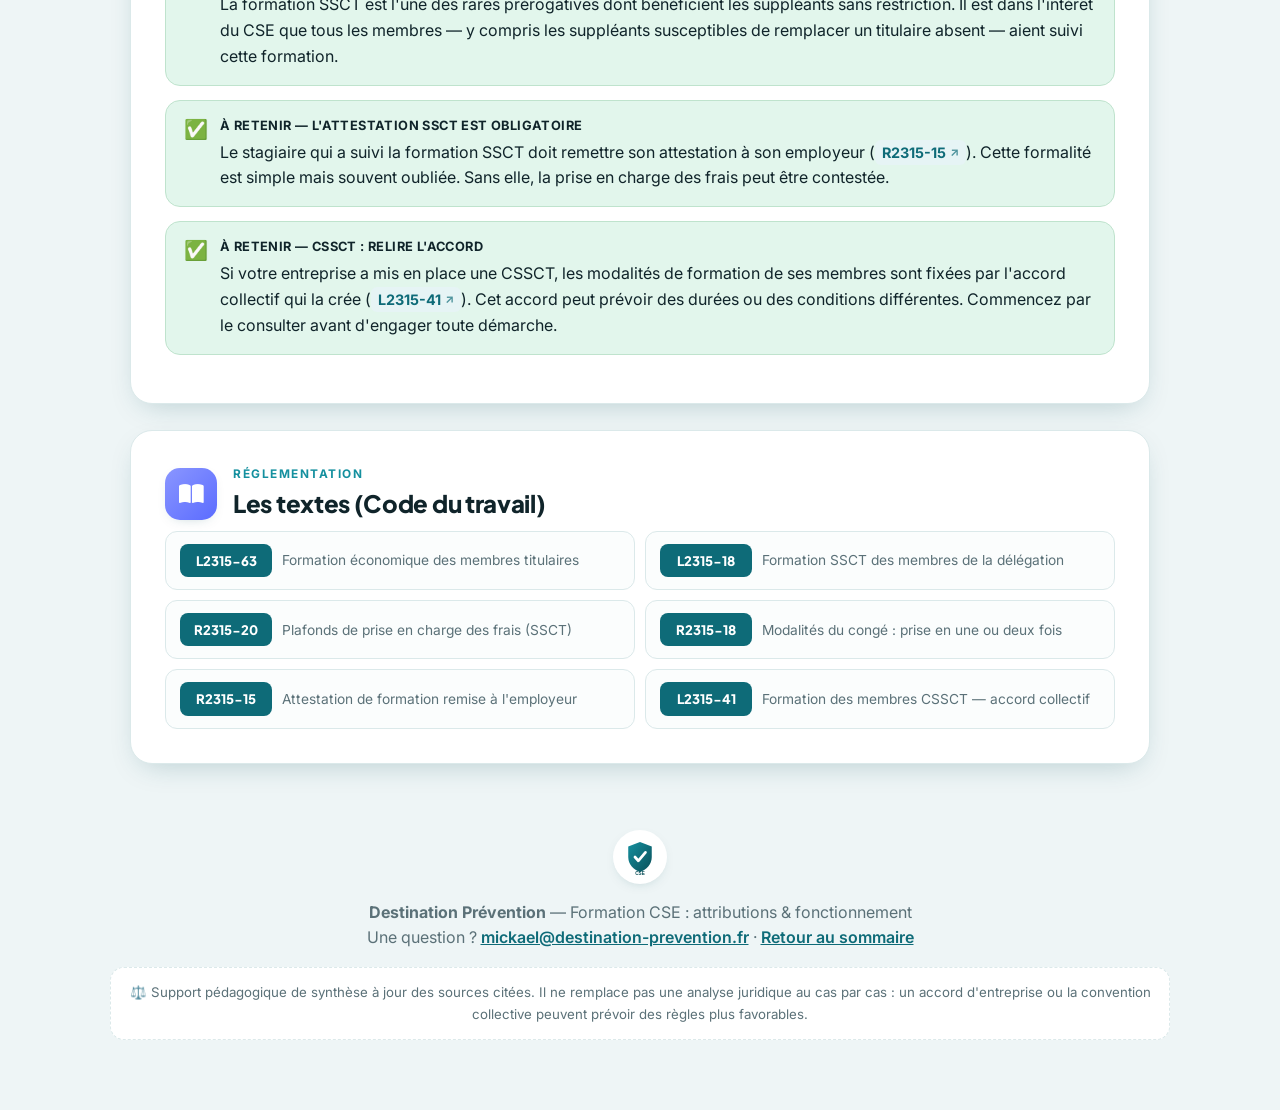
<file: formation.html>
<!DOCTYPE html>
<html lang="fr">
<head>
<meta charset="UTF-8">
<meta name="viewport" content="width=device-width, initial-scale=1.0">
<title>Les formations des élus — Formation CSE · Destination Prévention</title>
<link rel="icon" href="logo.svg">
<link rel="preconnect" href="https://fonts.googleapis.com">
<link rel="preconnect" href="https://fonts.gstatic.com" crossorigin>
<link href="https://fonts.googleapis.com/css2?family=Plus+Jakarta+Sans:wght@400;500;600;700;800&family=Inter:wght@400;500;600&display=swap" rel="stylesheet">
<link rel="stylesheet" href="styles.css">
<link rel="stylesheet" href="https://cdnjs.cloudflare.com/ajax/libs/font-awesome/6.5.2/css/all.min.css" referrerpolicy="no-referrer">
</head>
<body>
<div id="progress"></div>

<nav class="bar" id="nav">
  <div class="wrap">
    <a class="lg" href="index.html"><img class="mark" src="logo.svg" alt=""> Formation CSE</a>
    <div class="links">
      <a href="#principe">Principe</a>
      <a href="#comparateur">Comparateur</a>
      <a href="#economique">Formation éco.</a>
      <a href="#ssct">Formation SSCT</a>
      <a href="#tableau">Tableau comparatif</a>
      <a href="#modalites">Modalités pratiques</a>
      <a href="#exemple">Exemple concret</a>
      <a href="#retenir">À retenir</a>
      <a href="#regl">Réglementation</a>
    </div>
  </div>
</nav>

<header class="hero">
  <div class="blob b1"></div><div class="blob b2"></div><div class="blob b3"></div>
  <div class="wrap">
    <div class="crumb"><a href="index.html">← Sommaire de la formation</a></div>
    <div class="logo-wrap"><img src="logo.svg" alt="Destination Prévention" style="width:96px;height:96px"></div>
    <span class="kick">Module 04 · Modalités</span>
    <h1>Les <span class="hl">formations</span> des élus</h1>
    <p class="sub">Deux droits à la formation distincts pour les membres du CSE : la formation économique réservée aux titulaires, et la formation SSCT ouverte à tous les membres. Durée, financement, contenu, modalités — tout décrypté.</p>
  </div>
</header>

<main class="wrap">

  <section id="principe">
    <div class="sec-head">
      <div class="sec-ico t-teal"><i class="fa-solid fa-graduation-cap"></i></div>
      <div><div class="kicker">Vue d'ensemble</div><h2>Deux formations, deux logiques</h2></div>
    </div>
    <p class="lead">La loi prévoit deux droits à la formation distincts pour les élus du CSE : une formation économique et une formation en santé, sécurité et conditions de travail (SSCT). Elles diffèrent par leurs bénéficiaires, leur financement et leur contenu.</p>
    <div class="feat">
      <div class="f"><div class="fi t-indigo">€</div><div><b>Formation économique</b><span>Réservée aux titulaires élus pour la première fois dans les entreprises d'au moins 50 salariés. Financée par le CSE sur son budget de fonctionnement. <a class="lf" href="https://www.legifrance.gouv.fr/codes/article_lc/LEGIARTI000043975219" target="_blank" rel="noopener">L2315-63</a></span></div></div>
      <div class="f"><div class="fi t-coral">⚕</div><div><b>Formation SSCT</b><span>Ouverte à tous les membres de la délégation du personnel (titulaires ET suppléants). Prise en charge par l'employeur. <a class="lf" href="https://www.legifrance.gouv.fr/codes/article_lc/LEGIARTI000043894249" target="_blank" rel="noopener">L2315-18</a></span></div></div>
      <div class="f"><div class="fi t-teal">5</div><div><b>5 jours dans les deux cas</b><span>La durée maximale est identique : 5 jours lors du premier mandat pour chacune des deux formations.</span></div></div>
      <div class="f"><div class="fi t-green">↺</div><div><b>Renouvellement différent</b><span>La formation économique se renouvelle au bout de 4 ans de mandat. La formation SSCT se renouvelle à chaque nouveau mandat.</span></div></div>
    </div>
  </section>

  <section id="comparateur">
    <div class="sec-head">
      <div class="sec-ico t-indigo"><i class="fa-solid fa-graduation-cap"></i></div>
      <div><div class="kicker">Comparateur à onglets</div><h2>Formation économique vs SSCT</h2></div>
    </div>
    <p class="lead">Sélectionnez l'onglet pour afficher le détail de chaque formation.</p>
    <div class="seg" data-group="formation">
      <button data-k="a" class="on">Formation économique</button>
      <button data-k="b">Formation SSCT</button>
    </div>

    <div class="panel a show" data-group="formation" data-k="a">
      <div class="kv"><b>Texte de référence</b> — <a class="lf" href="https://www.legifrance.gouv.fr/codes/article_lc/LEGIARTI000043975219" target="_blank" rel="noopener">L2315-63</a></div>
      <div class="kv"><b>Bénéficiaires</b> — Membres titulaires du CSE élus pour la première fois, dans les entreprises d'au moins 50 salariés.</div>
      <div class="kv"><b>Durée</b> — 5 jours maximum.</div>
      <div class="kv"><b>Renouvellement</b> — Au bout de 4 ans de mandat (consécutifs ou non).</div>
      <div class="kv"><b>Financement</b> — Pris en charge par le CSE sur son budget de fonctionnement : prix du stage, frais de déplacement, d'hébergement et de restauration.</div>
      <div class="kv"><b>Imputation</b> — Sur la durée du congé de formation économique, sociale et syndicale.</div>
      <div class="kv"><b>Contenu légal</b> — Les différentes formes juridiques de l'entreprise et les restructurations (fusion, scission, prise de participation) ; les mécanismes de base de la comptabilité (bilan, compte d'exploitation) ; éventuellement les procédures de règlement des entreprises en difficulté.</div>
    </div>

    <div class="panel b" data-group="formation" data-k="b">
      <div class="kv"><b>Texte de référence</b> — <a class="lf" href="https://www.legifrance.gouv.fr/codes/article_lc/LEGIARTI000043894249" target="_blank" rel="noopener">L2315-18</a></div>
      <div class="kv"><b>Bénéficiaires</b> — Tous les membres de la délégation du personnel : titulaires ET suppléants, y compris lorsqu'il existe une CSSCT.</div>
      <div class="kv"><b>Durée</b> — 5 jours lors du premier mandat.</div>
      <div class="kv"><b>Renouvellement</b> — À chaque nouveau mandat.</div>
      <div class="kv"><b>Financement employeur</b> — Frais de déplacement à hauteur du tarif SNCF 2e classe (trajet le plus direct entre le siège et le lieu de formation). Frais de séjour à hauteur de l'indemnité de mission applicable aux fonctionnaires. Dépenses des organismes de formation dans la limite de 36 fois le SMIC horaire par jour et par stagiaire. (<a class="lf" href="https://www.legifrance.gouv.fr/codes/article_lc/LEGIARTI000036419620" target="_blank" rel="noopener">R2315-20</a>)</div>
      <div class="kv"><b>Contenu type</b> — La réglementation SSCT, les acteurs de la prévention, le DUER (document unique), l'analyse des accidents du travail, l'inspection CSSCT, les alertes, les risques psychosociaux (RPS).</div>
      <div class="kv"><b>Modalités du congé</b> — Pris en une seule fois, sauf accord employeur/salarié pour le prendre en deux fois (<a class="lf" href="https://www.legifrance.gouv.fr/codes/article_lc/LEGIARTI000036419612" target="_blank" rel="noopener">R2315-18</a>). Le stagiaire reçoit une attestation de formation en fin de stage, qu'il remet à son employeur (<a class="lf" href="https://www.legifrance.gouv.fr/codes/article_lc/LEGIARTI000036419602" target="_blank" rel="noopener">R2315-15</a>).</div>
      <div class="kv"><b>CSSCT</b> — Lorsqu'une CSSCT existe, l'accord la mettant en place détermine les modalités de formation de ses membres (<a class="lf" href="https://www.legifrance.gouv.fr/codes/article_lc/LEGIARTI000035626467" target="_blank" rel="noopener">L2315-41</a>).</div>
    </div>
  </section>

  <section id="economique">
    <div class="sec-head">
      <div class="sec-ico t-indigo"><i class="fa-solid fa-graduation-cap"></i></div>
      <div><div class="kicker">Article <a class="lf" href="https://www.legifrance.gouv.fr/codes/article_lc/LEGIARTI000043975219" target="_blank" rel="noopener">L2315-63</a></div><h2>La formation économique</h2></div>
    </div>
    <p class="lead">Elle vise à donner aux titulaires les clés de lecture de la vie économique de l'entreprise : forme juridique, comptabilité, procédures collectives.</p>
    <span class="chips-law">Texte fondateur</span>
    <blockquote class="art"><b>Art. <a class="lf" href="https://www.legifrance.gouv.fr/codes/article_lc/LEGIARTI000043975219" target="_blank" rel="noopener">L2315-63</a></b> — Dans les entreprises d'au moins cinquante salariés, les membres titulaires du comité social et économique élus pour la première fois bénéficient, dans les conditions et limites prévues à l'article L. 2145-11, d'un stage de formation économique d'une durée maximale de cinq jours.</blockquote>

    <h3 class="sub">Contenu de la formation</h3>
    <div class="feat">
      <div class="f"><div class="fi t-indigo">1</div><div><b>Formes juridiques et restructurations</b><span>SARL, SAS, SA, fusions, scissions, prises de participation : comprendre la structure de l'entreprise.</span></div></div>
      <div class="f"><div class="fi t-indigo">2</div><div><b>Mécanismes comptables de base</b><span>Lire un bilan, un compte de résultat, un compte d'exploitation. Identifier les indicateurs financiers essentiels.</span></div></div>
      <div class="f"><div class="fi t-indigo">3</div><div><b>Procédures collectives</b><span>Sauvegarde, redressement, liquidation judiciaire : connaître les étapes et le rôle du CSE en cas de difficulté.</span></div></div>
      <div class="f"><div class="fi t-indigo">↺</div><div><b>Renouvellement au bout de 4 ans</b><span>Le droit se renouvelle après 4 années de mandat, consécutives ou non. Pas nécessairement à chaque mandat.</span></div></div>
    </div>

    <h3 class="sub">Prise en charge financière</h3>
    <div class="dd">
      <div class="col can"><h4>✓ Ce que le CSE finance</h4>
        <ul>
          <li>Le prix du stage (inscription à l'organisme de formation).</li>
          <li>Les frais de déplacement du stagiaire.</li>
          <li>Les frais d'hébergement.</li>
          <li>Les frais de restauration.</li>
        </ul>
      </div>
      <div class="col cant"><h4>✕ Ce que l'employeur ne finance pas</h4>
        <ul>
          <li>L'employeur n'est pas tenu de prendre en charge ces frais.</li>
          <li>Le coût s'impute exclusivement sur le budget de fonctionnement du CSE.</li>
        </ul>
      </div>
    </div>
    <div class="note n-warn"><span class="ni">⚠️</span><div><span class="tag">Imputation sur le congé de formation</span><p>Le temps de formation s'impute sur la durée du congé de formation économique, sociale et syndicale (CFESS). Il convient de vérifier le solde de congé disponible avant d'engager la démarche.</p></div></div>
  </section>

  <section id="ssct">
    <div class="sec-head">
      <div class="sec-ico t-coral"><i class="fa-solid fa-graduation-cap"></i></div>
      <div><div class="kicker">Article <a class="lf" href="https://www.legifrance.gouv.fr/codes/article_lc/LEGIARTI000043894249" target="_blank" rel="noopener">L2315-18</a></div><h2>La formation SSCT</h2></div>
    </div>
    <p class="lead">La formation en santé, sécurité et conditions de travail est ouverte à tous les membres de la délégation, sans distinction entre titulaires et suppléants. Elle est financée par l'employeur.</p>
    <span class="chips-law">Texte fondateur</span>
    <blockquote class="art"><b>Art. <a class="lf" href="https://www.legifrance.gouv.fr/codes/article_lc/LEGIARTI000043894249" target="_blank" rel="noopener">L2315-18</a></b> — Les membres de la délégation du personnel du comité social et économique bénéficient de la formation nécessaire à l'exercice de leurs missions en matière de santé, de sécurité et de conditions de travail.</blockquote>

    <h3 class="sub">Contenu type de la formation</h3>
    <div class="feat">
      <div class="f"><div class="fi t-coral">⚖</div><div><b>Réglementation SSCT</b><span>Les obligations légales de l'employeur, les droits des salariés, les acteurs institutionnels (DREETS, CARSAT, médecin du travail).</span></div></div>
      <div class="f"><div class="fi t-coral">👥</div><div><b>Acteurs de la prévention</b><span>Rôle du CSE, de la CSSCT, du CHSCT (historique), de l'inspection du travail, des services de santé au travail.</span></div></div>
      <div class="f"><div class="fi t-coral">📋</div><div><b>DUER (Document unique)</b><span>Méthodologie d'évaluation des risques professionnels, contenu obligatoire, mise à jour, consultation du CSE.</span></div></div>
      <div class="f"><div class="fi t-coral">🔍</div><div><b>Analyse des accidents du travail</b><span>Méthodes d'investigation, arbre des causes, rôle du CSE dans l'enquête, rédaction du rapport.</span></div></div>
      <div class="f"><div class="fi t-amber">🚨</div><div><b>Alertes et droits de retrait</b><span>Procédure d'alerte grave et imminent, droit de retrait du salarié, rôle de l'élu face à une situation dangereuse.</span></div></div>
      <div class="f"><div class="fi t-amber">🧠</div><div><b>Risques psychosociaux (RPS)</b><span>Identification, prévention, outils du CSE pour agir face au stress, au harcèlement ou à l'épuisement professionnel.</span></div></div>
    </div>

    <h3 class="sub">Plafonds de prise en charge par l'employeur</h3>
    <div class="tl">
      <div class="step"><div class="dot">1</div><b>Frais de déplacement</b>À hauteur du tarif SNCF 2e classe, pour le trajet le plus direct entre le siège et le lieu de formation (<a class="lf" href="https://www.legifrance.gouv.fr/codes/article_lc/LEGIARTI000036419620" target="_blank" rel="noopener">R2315-20</a>).</div>
      <div class="step"><div class="dot">2</div><b>Frais de séjour</b>À hauteur de l'indemnité de mission applicable aux déplacements temporaires des fonctionnaires (<a class="lf" href="https://www.legifrance.gouv.fr/codes/article_lc/LEGIARTI000036419620" target="_blank" rel="noopener">R2315-20</a>).</div>
      <div class="step"><div class="dot">3</div><b>Dépenses de formation</b>Dans la limite de <b>36 fois le SMIC horaire</b> par jour et par stagiaire (<a class="lf" href="https://www.legifrance.gouv.fr/codes/article_lc/LEGIARTI000036419620" target="_blank" rel="noopener">R2315-20</a>).</div>
    </div>
  </section>

  <section id="tableau">
    <div class="sec-head">
      <div class="sec-ico t-teal"><i class="fa-solid fa-graduation-cap"></i></div>
      <div><div class="kicker">Synthèse</div><h2>Tableau comparatif des deux formations</h2></div>
    </div>
    <p class="lead">Qui finance ? Quelle durée ? Quels bénéficiaires ? Toutes les réponses en un coup d'œil.</p>
    <table class="tbl">
      <thead>
        <tr>
          <th>Critère</th>
          <th>Formation économique (<a class="lf" href="https://www.legifrance.gouv.fr/codes/article_lc/LEGIARTI000043975219" target="_blank" rel="noopener">L2315-63</a>)</th>
          <th>Formation SSCT (<a class="lf" href="https://www.legifrance.gouv.fr/codes/article_lc/LEGIARTI000043894249" target="_blank" rel="noopener">L2315-18</a>)</th>
        </tr>
      </thead>
      <tbody>
        <tr>
          <td><b>Bénéficiaires</b></td>
          <td>Membres titulaires élus pour la 1ère fois (entreprises ≥ 50 salariés)</td>
          <td>Tous les membres de la délégation : titulaires ET suppléants</td>
        </tr>
        <tr>
          <td><b>Durée</b></td>
          <td>5 jours maximum</td>
          <td>5 jours lors du 1er mandat</td>
        </tr>
        <tr>
          <td><b>Renouvellement</b></td>
          <td>Après 4 ans de mandat (consécutifs ou non)</td>
          <td>À chaque nouveau mandat</td>
        </tr>
        <tr>
          <td><b>Qui finance ?</b></td>
          <td>Le CSE sur son budget de fonctionnement</td>
          <td>L'employeur (dans les limites légales)</td>
        </tr>
        <tr>
          <td><b>Frais couverts</b></td>
          <td>Stage + déplacement + hébergement + restauration</td>
          <td>Stage (≤ 36 × SMIC/j) + déplacement (tarif SNCF 2e cl.) + séjour (barème fonctionnaire)</td>
        </tr>
        <tr>
          <td><b>Imputation</b></td>
          <td>Sur le congé de formation économique, sociale et syndicale</td>
          <td>Sur le temps de travail (non déduit du crédit d'heures)</td>
        </tr>
        <tr>
          <td><b>CSSCT</b></td>
          <td>Non applicable</td>
          <td>Si CSSCT existe : l'accord détermine les modalités (<a class="lf" href="https://www.legifrance.gouv.fr/codes/article_lc/LEGIARTI000035626467" target="_blank" rel="noopener">L2315-41</a>)</td>
        </tr>
      </tbody>
    </table>
  </section>

  <section id="modalites">
    <div class="sec-head">
      <div class="sec-ico t-amber"><i class="fa-solid fa-scale-balanced"></i></div>
      <div><div class="kicker">Modalités pratiques</div><h2>Prise du congé et attestation</h2></div>
    </div>
    <p class="lead">La formation SSCT obéit à des règles précises concernant la continuité du congé et la remise d'une attestation en fin de stage.</p>
    <div class="feat">
      <div class="f"><div class="fi t-amber">1</div><div><b>Congé pris en une seule fois</b><span>En principe, le congé de formation SSCT est continu. Il ne peut pas être fractionné à l'initiative unilatérale du salarié ou de l'employeur. (<a class="lf" href="https://www.legifrance.gouv.fr/codes/article_lc/LEGIARTI000036419612" target="_blank" rel="noopener">R2315-18</a>)</span></div></div>
      <div class="f"><div class="fi t-amber">2</div><div><b>Accord pour deux fois</b><span>Par accord entre l'employeur et le salarié, le congé peut être pris en deux fois. Cet accord doit être exprès et bilatéral. (<a class="lf" href="https://www.legifrance.gouv.fr/codes/article_lc/LEGIARTI000036419612" target="_blank" rel="noopener">R2315-18</a>)</span></div></div>
      <div class="f"><div class="fi t-green">3</div><div><b>Attestation de fin de stage</b><span>L'organisme de formation remet au stagiaire une attestation à l'issue de la formation. Le stagiaire la remet à son employeur. (<a class="lf" href="https://www.legifrance.gouv.fr/codes/article_lc/LEGIARTI000036419602" target="_blank" rel="noopener">R2315-15</a>)</span></div></div>
      <div class="f"><div class="fi t-green">4</div><div><b>CSSCT et accord de mise en place</b><span>Quand une CSSCT est instituée, l'accord collectif qui la crée détermine les modalités de formation de ses membres. (<a class="lf" href="https://www.legifrance.gouv.fr/codes/article_lc/LEGIARTI000035626467" target="_blank" rel="noopener">L2315-41</a>)</span></div></div>
    </div>
    <div class="note n-info"><span class="ni">ℹ️</span><div><span class="tag">Démarche à suivre</span><p>Pour la formation SSCT : informer l'employeur de la date de formation, choisir un organisme agréé, suivre la formation en continu, récupérer l'attestation et la remettre à l'employeur. Pour la formation économique : décider en CSE de l'engagement du budget de fonctionnement, choisir l'organisme, notifier l'absence conformément aux règles du congé de formation syndicale.</p></div></div>
  </section>

  <section id="exemple">
    <div class="sec-head">
      <div class="sec-ico t-green"><i class="fa-solid fa-scale-balanced"></i></div>
      <div><div class="kicker">Cas pratiques</div><h2>Situations fréquentes en questions</h2></div>
    </div>
    <div class="acc"><button>« Je suis suppléant : ai-je droit à la formation économique ? »<span class="vp a">Économique</span><span class="chev">▾</span></button>
      <div class="body"><div class="inner"><p>Non. La formation économique prévue à l'article <a class="lf" href="https://www.legifrance.gouv.fr/codes/article_lc/LEGIARTI000043975219" target="_blank" rel="noopener">L2315-63</a> est réservée aux membres <b>titulaires</b> élus pour la première fois. En revanche, vous bénéficiez bien de la formation SSCT, qui est ouverte à tous les membres de la délégation, titulaires ET suppléants.</p></div></div>
    </div>
    <div class="acc"><button>« L'employeur peut-il refuser de payer ma formation SSCT car elle coûte trop cher ? »<span class="vp b">SSCT</span><span class="chev">▾</span></button>
      <div class="body"><div class="inner"><p>Non, l'employeur ne peut pas refuser en bloc. Son obligation de financement est encadrée par des plafonds légaux (<a class="lf" href="https://www.legifrance.gouv.fr/codes/article_lc/LEGIARTI000036419620" target="_blank" rel="noopener">R2315-20</a>) : jusqu'à 36 fois le SMIC horaire par jour pour l'organisme, tarif SNCF 2e classe pour le déplacement et barème fonctionnaire pour le séjour. Il peut refuser ce qui dépasse ces plafonds, mais pas la formation elle-même.</p></div></div>
    </div>
    <div class="acc"><button>« Puis-je fractionner ma formation SSCT en 3 semaines distinctes ? »<span class="vp b">SSCT</span><span class="chev">▾</span></button>
      <div class="body"><div class="inner"><p>Non. L'article <a class="lf" href="https://www.legifrance.gouv.fr/codes/article_lc/LEGIARTI000036419612" target="_blank" rel="noopener">R2315-18</a> impose que le congé soit pris en une seule fois. Il peut être pris en deux fois uniquement si l'employeur et vous-même en êtes d'accord. Trois séquences distinctes n'entrent pas dans ce cadre, sauf accord d'entreprise spécifique.</p></div></div>
    </div>
    <div class="acc"><button>« Notre CSE n'a plus de budget de fonctionnement : peut-on reporter la formation économique ? »<span class="vp a">Économique</span><span class="chev">▾</span></button>
      <div class="body"><div class="inner"><p>Oui, le droit à la formation économique est acquis dès l'élection mais sa mise en œuvre dépend des capacités budgétaires du CSE. Le CSE peut décider d'abonder le budget de fonctionnement depuis son budget des activités sociales et culturelles (dans la limite de 10 % du reliquat annuel). Il peut aussi planifier la formation lors du prochain exercice budgétaire.</p></div></div>
    </div>

    <div class="note n-ex"><span class="ni">💡</span><div><span class="tag">Exemple concret — CSE de 120 salariés</span><p>Marie est élue titulaire pour la première fois dans une entreprise de 120 salariés. Elle peut bénéficier : (1) de la <b>formation économique</b> (5 jours max, prise en charge sur le budget de fonctionnement du CSE) et (2) de la <b>formation SSCT</b> (5 jours, prise en charge par l'employeur, dans la limite de 36 × SMIC/j soit environ 390 €/j au SMIC 2025, déplacement SNCF 2e classe, séjour barème fonctionnaire). Paul, élu suppléant dans la même entreprise, n'a pas droit à la formation économique, mais bénéficie bien de la formation SSCT dans les mêmes conditions que Marie.</p></div></div>
  </section>

  <section id="retenir">
    <div class="sec-head">
      <div class="sec-ico t-green"><i class="fa-solid fa-scale-balanced"></i></div>
      <div><div class="kicker">Points clés</div><h2>Ce qu'il faut retenir</h2></div>
    </div>
    <div class="note n-ok"><span class="ni">✅</span><div><span class="tag">À retenir — Règle des 4 ans (formation économique)</span><p>Le droit à la formation économique se renouvelle après 4 ans de mandat, consécutifs ou non. Un élu qui a exercé 2 mandats non consécutifs de 2 ans (soit 4 ans au total) peut renouveler sa formation même si ses mandats ne se suivaient pas directement.</p></div></div>
    <div class="note n-ok"><span class="ni">✅</span><div><span class="tag">À retenir — Suppléants bienvenus en SSCT</span><p>La formation SSCT est l'une des rares prérogatives dont bénéficient les suppléants sans restriction. Il est dans l'intérêt du CSE que tous les membres — y compris les suppléants susceptibles de remplacer un titulaire absent — aient suivi cette formation.</p></div></div>
    <div class="note n-ok"><span class="ni">✅</span><div><span class="tag">À retenir — L'attestation SSCT est obligatoire</span><p>Le stagiaire qui a suivi la formation SSCT doit remettre son attestation à son employeur (<a class="lf" href="https://www.legifrance.gouv.fr/codes/article_lc/LEGIARTI000036419602" target="_blank" rel="noopener">R2315-15</a>). Cette formalité est simple mais souvent oubliée. Sans elle, la prise en charge des frais peut être contestée.</p></div></div>
    <div class="note n-ok"><span class="ni">✅</span><div><span class="tag">À retenir — CSSCT : relire l'accord</span><p>Si votre entreprise a mis en place une CSSCT, les modalités de formation de ses membres sont fixées par l'accord collectif qui la crée (<a class="lf" href="https://www.legifrance.gouv.fr/codes/article_lc/LEGIARTI000035626467" target="_blank" rel="noopener">L2315-41</a>). Cet accord peut prévoir des durées ou des conditions différentes. Commencez par le consulter avant d'engager toute démarche.</p></div></div>
  </section>

  <section id="regl">
    <div class="sec-head">
      <div class="sec-ico t-indigo"><i class="fa-solid fa-book-open"></i></div>
      <div><div class="kicker">Réglementation</div><h2>Les textes (Code du travail)</h2></div>
    </div>
    <div class="regl">
      <a href="https://www.legifrance.gouv.fr/codes/article_lc/LEGIARTI000043975219" target="_blank" rel="noopener"><span class="code">L2315-63</span><span>Formation économique des membres titulaires</span></a>
      <a href="https://www.legifrance.gouv.fr/codes/article_lc/LEGIARTI000043894249" target="_blank" rel="noopener"><span class="code">L2315-18</span><span>Formation SSCT des membres de la délégation</span></a>
      <a href="https://www.legifrance.gouv.fr/codes/article_lc/LEGIARTI000036419620" target="_blank" rel="noopener"><span class="code">R2315-20</span><span>Plafonds de prise en charge des frais (SSCT)</span></a>
      <a href="https://www.legifrance.gouv.fr/codes/article_lc/LEGIARTI000036419612" target="_blank" rel="noopener"><span class="code">R2315-18</span><span>Modalités du congé : prise en une ou deux fois</span></a>
      <a href="https://www.legifrance.gouv.fr/codes/article_lc/LEGIARTI000036419602" target="_blank" rel="noopener"><span class="code">R2315-15</span><span>Attestation de formation remise à l'employeur</span></a>
      <a href="https://www.legifrance.gouv.fr/codes/article_lc/LEGIARTI000035626467" target="_blank" rel="noopener"><span class="code">L2315-41</span><span>Formation des membres CSSCT — accord collectif</span></a>
    </div>
  </section>

</main>

<footer>
  <div class="fmark"><img src="logo.svg" alt="" style="width:42px;height:42px"></div>
  <p><b>Destination Prévention</b> — Formation CSE : attributions &amp; fonctionnement<br>
  Une question ? <a href="mailto:mickael@destination-prevention.fr">mickael@destination-prevention.fr</a> · <a href="index.html">Retour au sommaire</a></p>
  <div class="disc">⚖️ Support pédagogique de synthèse à jour des sources citées. Il ne remplace pas une analyse juridique au cas par cas : un accord d'entreprise ou la convention collective peuvent prévoir des règles plus favorables.</div>
</footer>

<div id="toast"></div>
<button class="btt" id="btt" aria-label="Revenir en haut">↑</button>
<script src="app.js"></script>
</body>
</html>
</file>
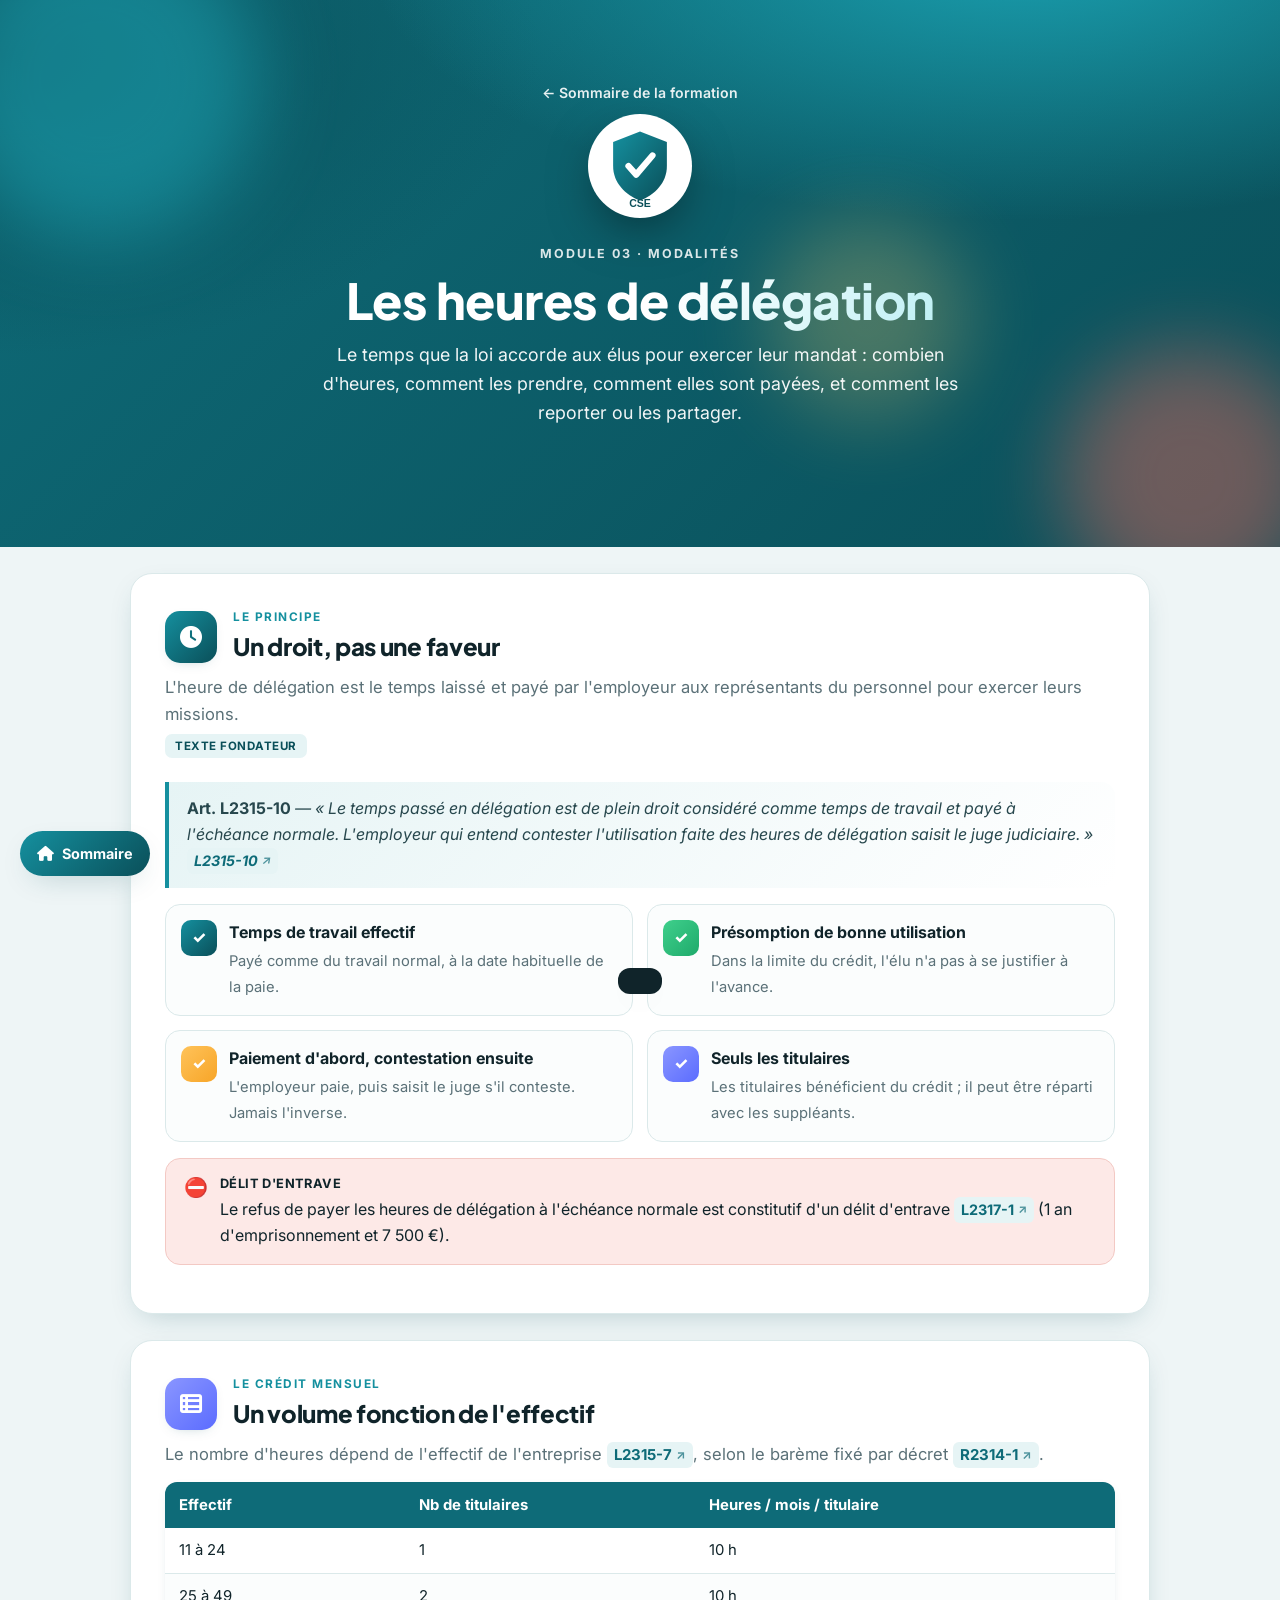
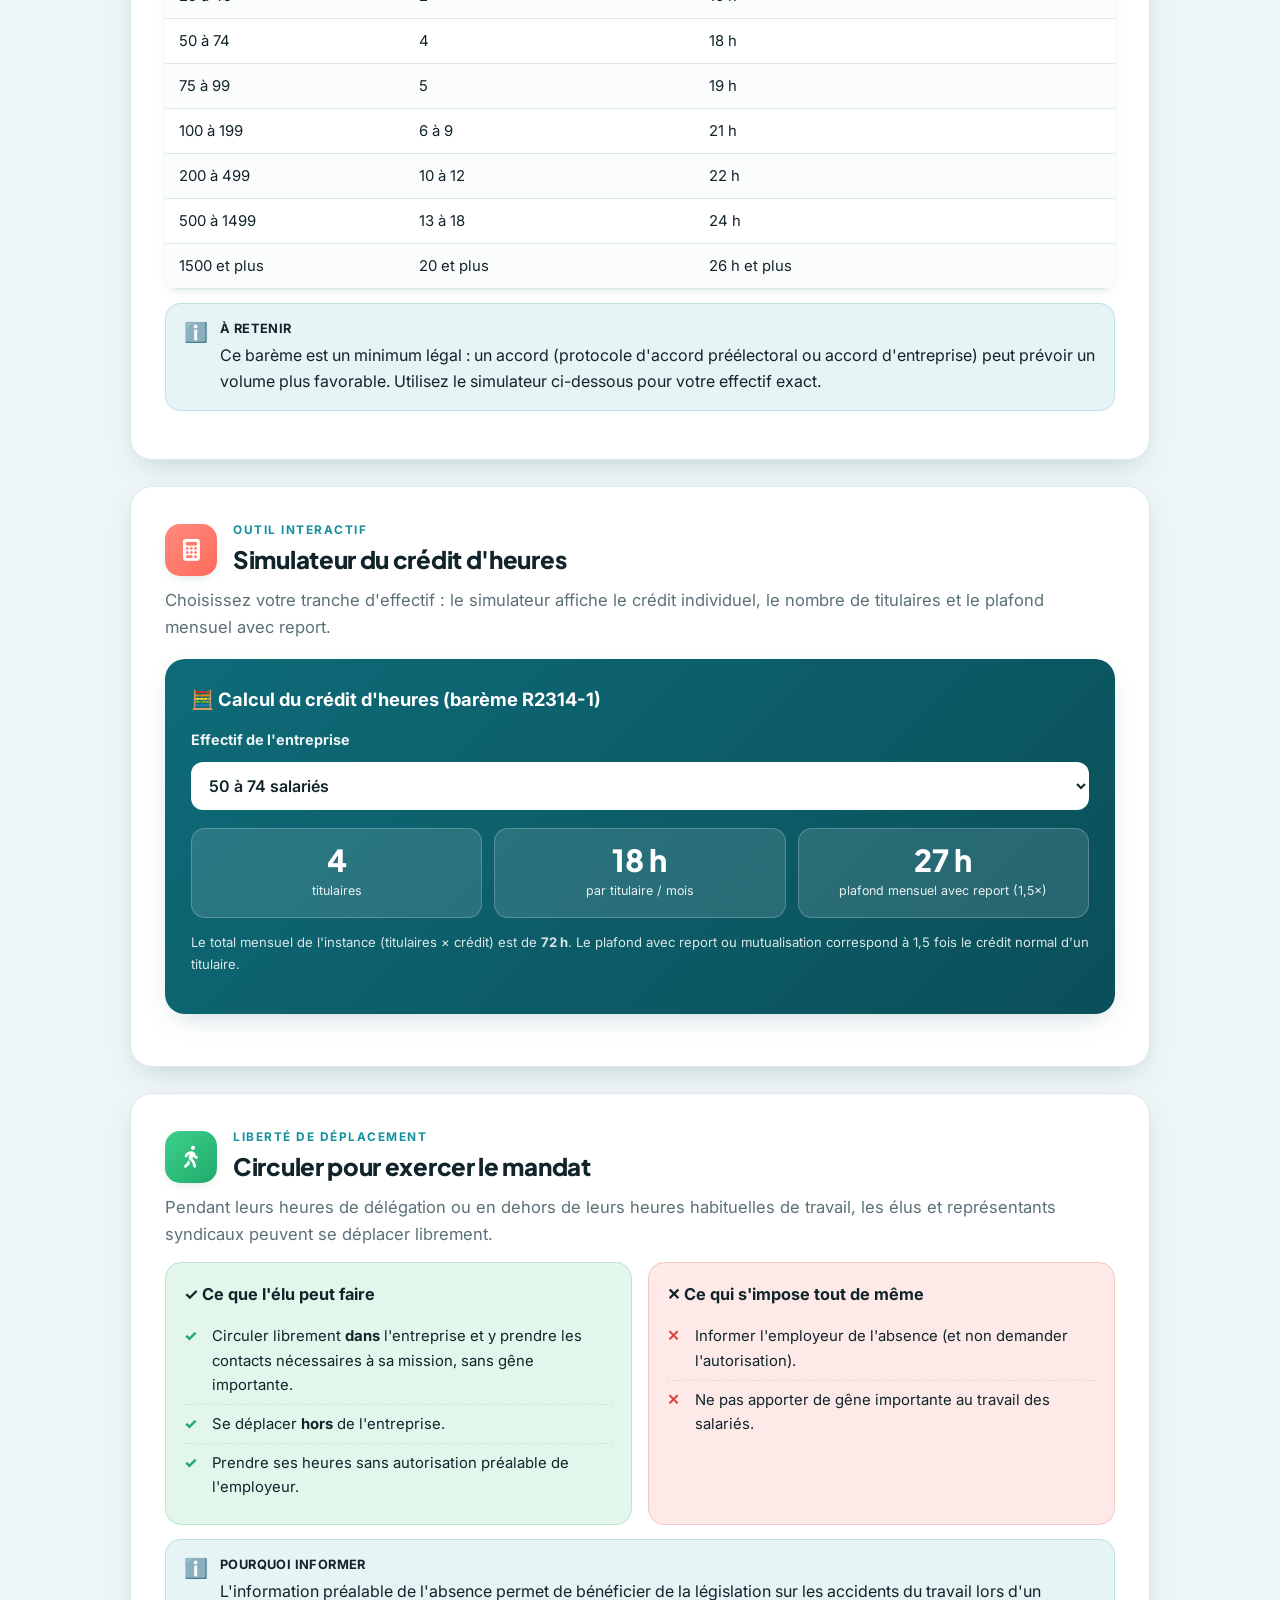
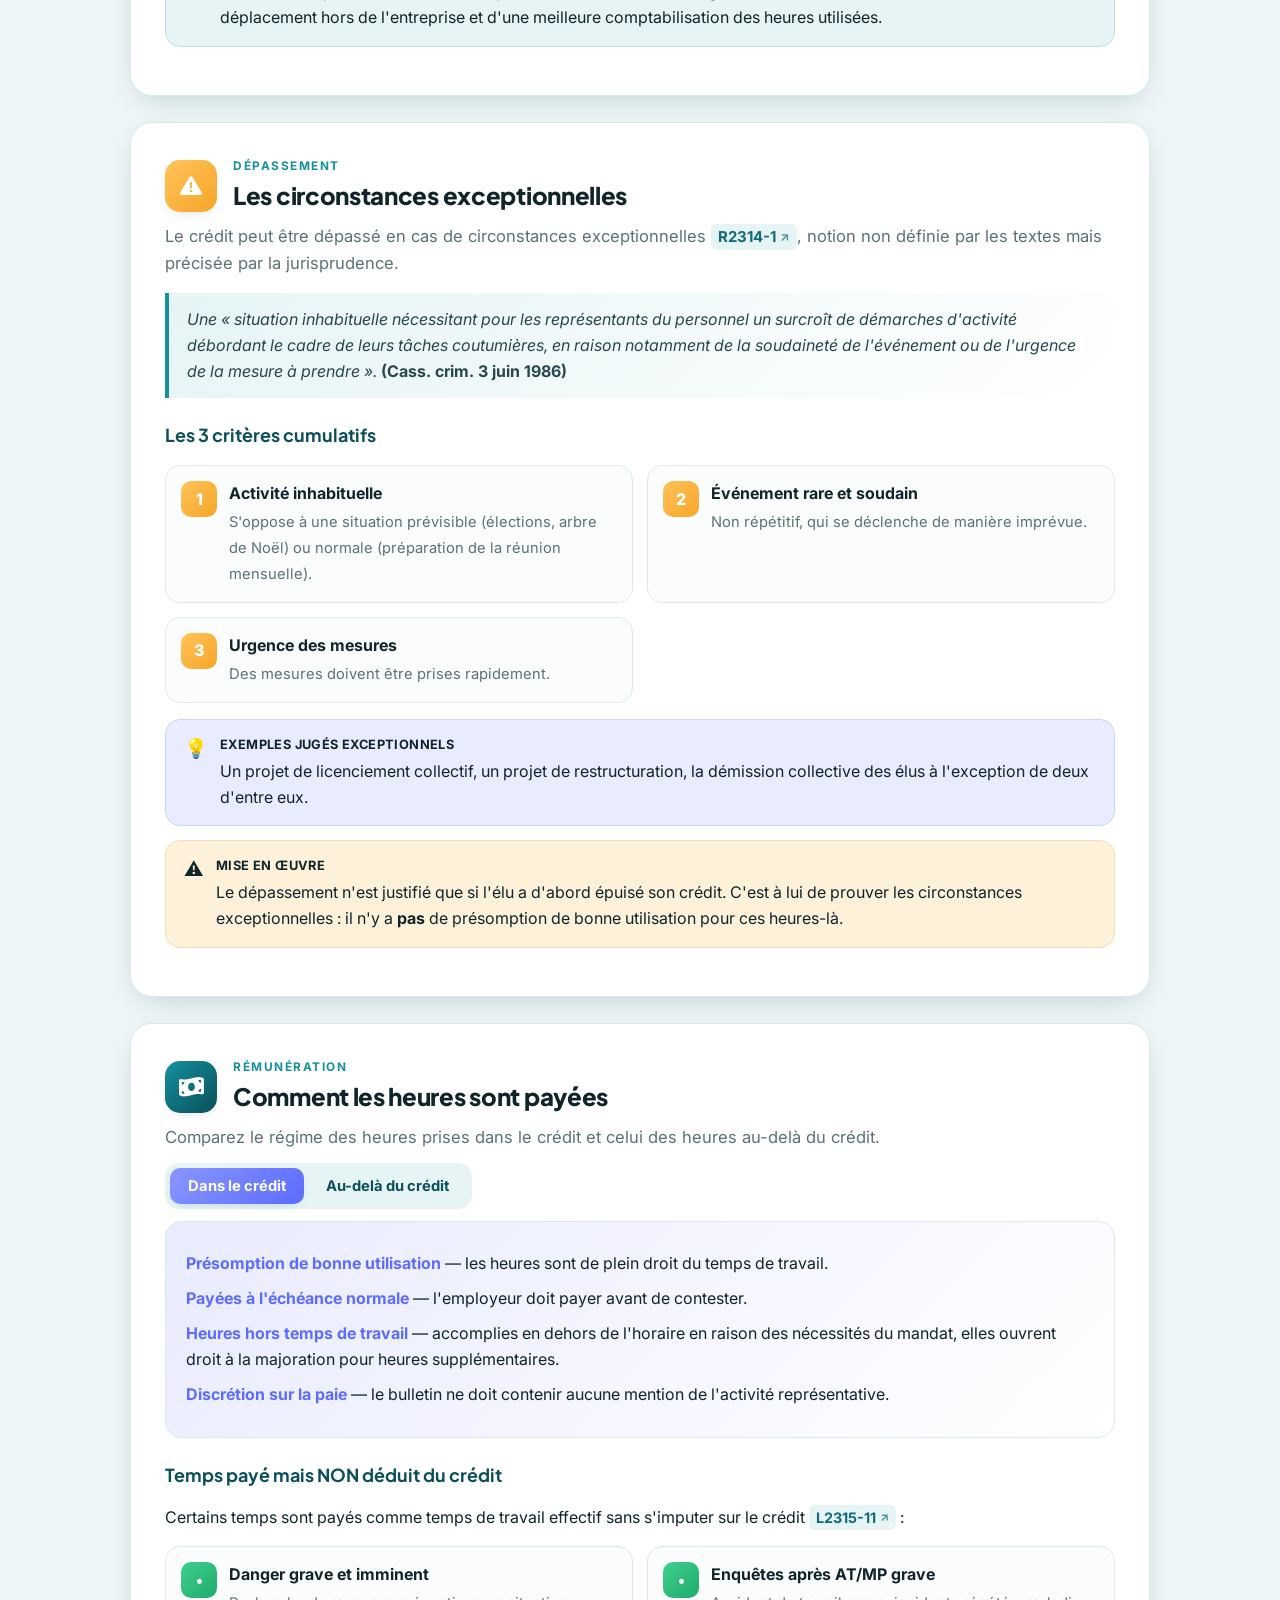
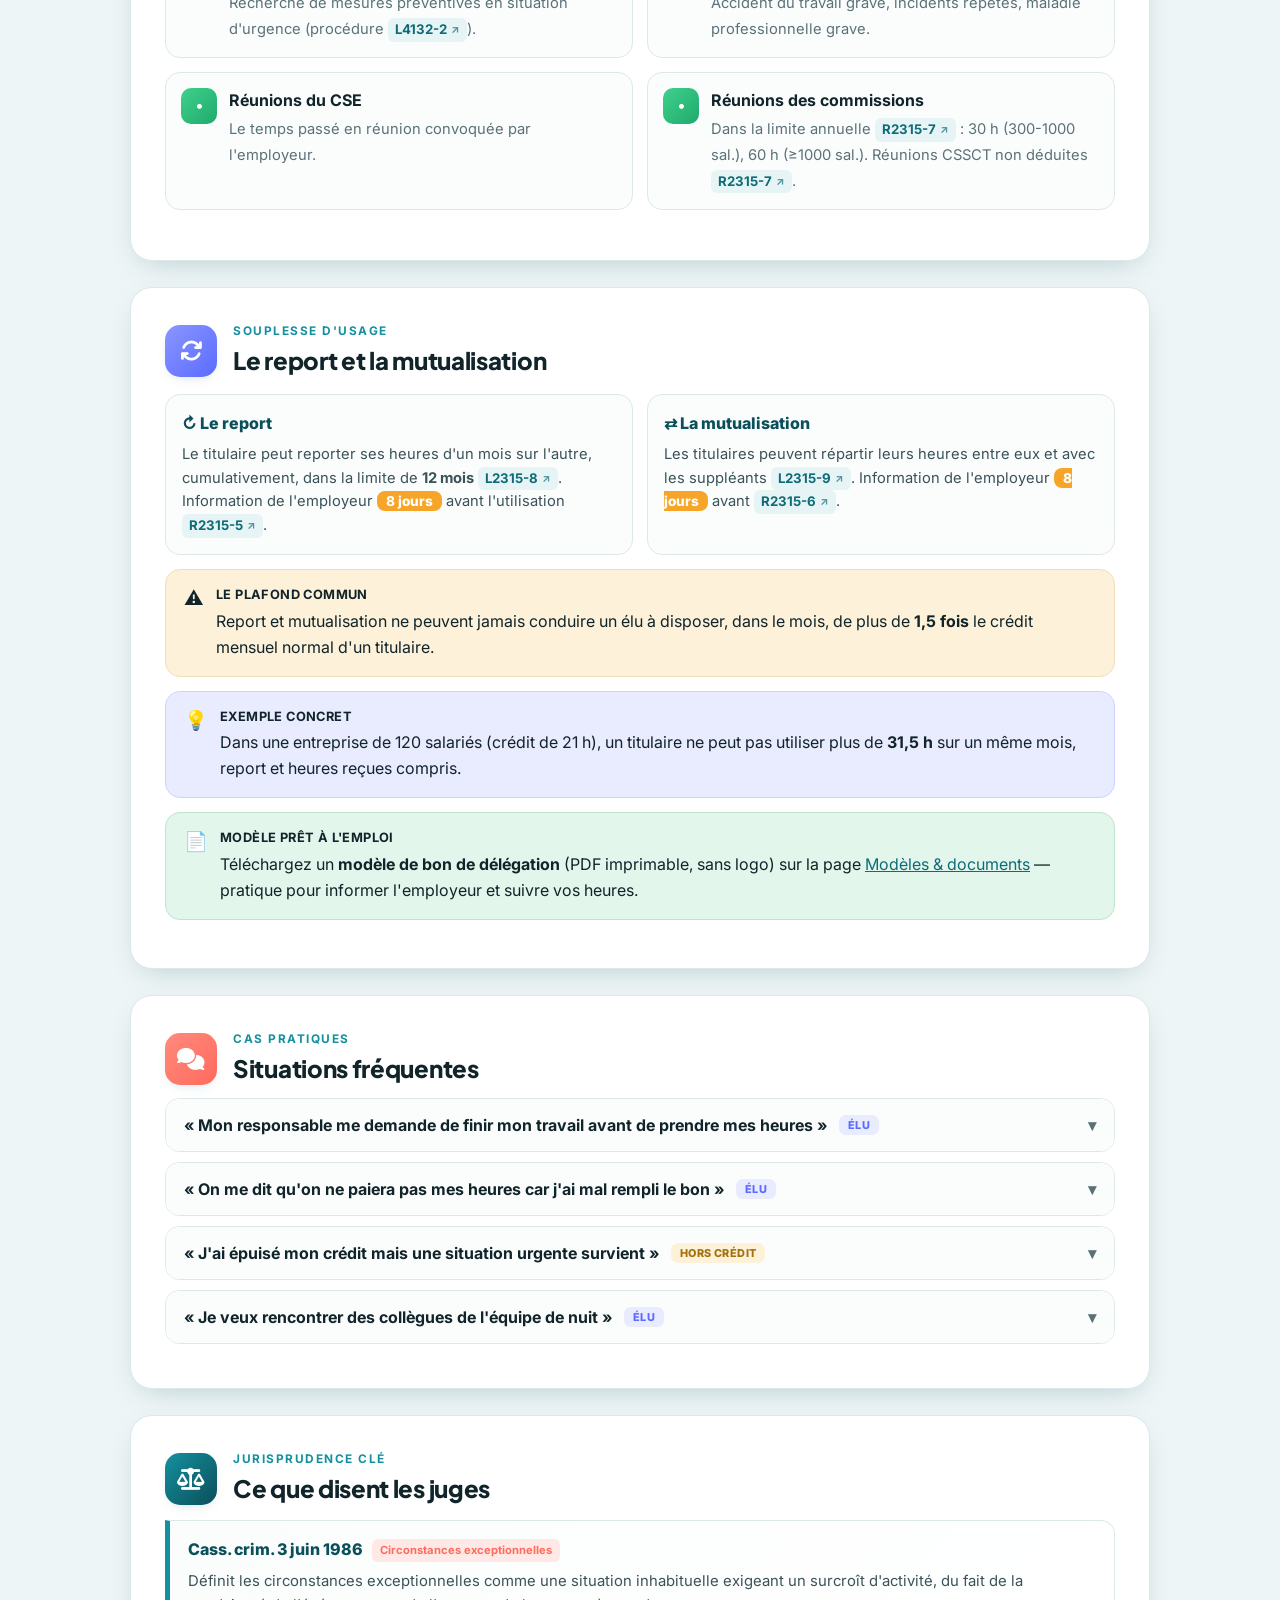
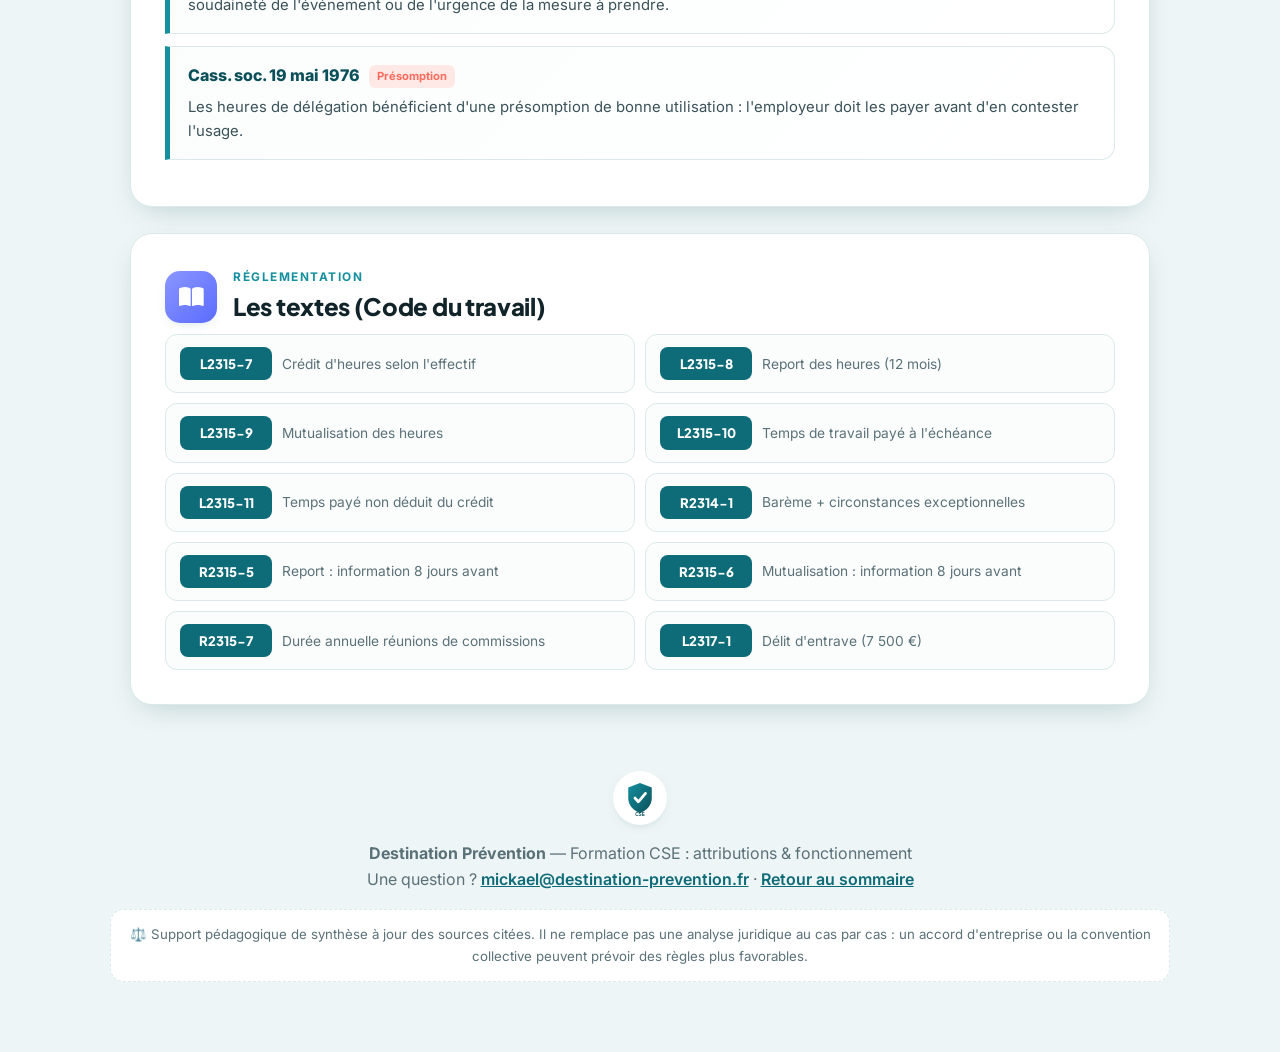
<file: heures-delegation.html>
<!DOCTYPE html>
<html lang="fr">
<head>
<meta charset="UTF-8">
<meta name="viewport" content="width=device-width, initial-scale=1.0">
<title>Les heures de délégation — Formation CSE · Destination Prévention</title>
<link rel="icon" href="logo.svg">
<link rel="preconnect" href="https://fonts.googleapis.com">
<link rel="preconnect" href="https://fonts.gstatic.com" crossorigin>
<link href="https://fonts.googleapis.com/css2?family=Plus+Jakarta+Sans:wght@400;500;600;700;800&family=Inter:wght@400;500;600&display=swap" rel="stylesheet">
<link rel="stylesheet" href="styles.css">
<link rel="stylesheet" href="https://cdnjs.cloudflare.com/ajax/libs/font-awesome/6.5.2/css/all.min.css" referrerpolicy="no-referrer">
</head>
<body>
<div id="progress"></div>

<nav class="bar" id="nav">
  <div class="wrap">
    <a class="lg" href="index.html"><img class="mark" src="logo.svg" alt=""> Formation CSE</a>
    <div class="links">
      <a href="#principe">Principe</a>
      <a href="#credit">Crédit</a>
      <a href="#simulateur">Simulateur</a>
      <a href="#deplacement">Déplacement</a>
      <a href="#except">Circonstances exc.</a>
      <a href="#remu">Rémunération</a>
      <a href="#report">Report &amp; mutualisation</a>
      <a href="#juri">Jurisprudence</a>
      <a href="#regl">Réglementation</a>
    </div>
  </div>
</nav>

<header class="hero">
  <div class="blob b1"></div><div class="blob b2"></div><div class="blob b3"></div>
  <div class="wrap">
    <div class="crumb"><a href="index.html">← Sommaire de la formation</a></div>
    <div class="logo-wrap"><img src="logo.svg" alt="Destination Prévention" style="width:96px;height:96px"></div>
    <span class="kick">Module 03 · Modalités</span>
    <h1>Les heures de <span class="hl">délégation</span></h1>
    <p class="sub">Le temps que la loi accorde aux élus pour exercer leur mandat : combien d'heures, comment les prendre, comment elles sont payées, et comment les reporter ou les partager.</p>
  </div>
</header>

<main class="wrap">

  <section id="principe">
    <div class="sec-head">
      <div class="sec-ico t-teal"><i class="fa-solid fa-clock"></i></div>
      <div><div class="kicker">Le principe</div><h2>Un droit, pas une faveur</h2></div>
    </div>
    <p class="lead">L'heure de délégation est le temps laissé et payé par l'employeur aux représentants du personnel pour exercer leurs missions.</p>
    <span class="chips-law">Texte fondateur</span>
    <blockquote class="art"><b>Art. L2315-10</b> — « Le temps passé en délégation est de plein droit considéré comme temps de travail et payé à l'échéance normale. L'employeur qui entend contester l'utilisation faite des heures de délégation saisit le juge judiciaire. » <a class="lf" href="https://www.legifrance.gouv.fr/codes/article_lc/LEGIARTI000035651234" target="_blank" rel="noopener">L2315-10</a></blockquote>
    <div class="feat">
      <div class="f"><div class="fi t-teal">✓</div><div><b>Temps de travail effectif</b><span>Payé comme du travail normal, à la date habituelle de la paie.</span></div></div>
      <div class="f"><div class="fi t-green">✓</div><div><b>Présomption de bonne utilisation</b><span>Dans la limite du crédit, l'élu n'a pas à se justifier à l'avance.</span></div></div>
      <div class="f"><div class="fi t-amber">✓</div><div><b>Paiement d'abord, contestation ensuite</b><span>L'employeur paie, puis saisit le juge s'il conteste. Jamais l'inverse.</span></div></div>
      <div class="f"><div class="fi t-indigo">✓</div><div><b>Seuls les titulaires</b><span>Les titulaires bénéficient du crédit ; il peut être réparti avec les suppléants.</span></div></div>
    </div>
    <div class="note n-no"><span class="ni">⛔</span><div><span class="tag">Délit d'entrave</span><p>Le refus de payer les heures de délégation à l'échéance normale est constitutif d'un délit d'entrave <a class="lf" href="https://www.legifrance.gouv.fr/codes/article_lc/LEGIARTI000035634273" target="_blank" rel="noopener">L2317-1</a> (1 an d'emprisonnement et 7 500 €).</p></div></div>
  </section>

  <section id="credit">
    <div class="sec-head">
      <div class="sec-ico t-indigo"><i class="fa-solid fa-table-list"></i></div>
      <div><div class="kicker">Le crédit mensuel</div><h2>Un volume fonction de l'effectif</h2></div>
    </div>
    <p class="lead">Le nombre d'heures dépend de l'effectif de l'entreprise <a class="lf" href="https://www.legifrance.gouv.fr/codes/article_lc/LEGIARTI000035651243" target="_blank" rel="noopener">L2315-7</a>, selon le barème fixé par décret <a class="lf" href="https://www.legifrance.gouv.fr/codes/article_lc/LEGIARTI000036481896" target="_blank" rel="noopener">R2314-1</a>.</p>
    <table class="tbl">
      <thead><tr><th>Effectif</th><th>Nb de titulaires</th><th>Heures / mois / titulaire</th></tr></thead>
      <tbody>
        <tr><td>11 à 24</td><td>1</td><td>10 h</td></tr>
        <tr><td>25 à 49</td><td>2</td><td>10 h</td></tr>
        <tr><td>50 à 74</td><td>4</td><td>18 h</td></tr>
        <tr><td>75 à 99</td><td>5</td><td>19 h</td></tr>
        <tr><td>100 à 199</td><td>6 à 9</td><td>21 h</td></tr>
        <tr><td>200 à 499</td><td>10 à 12</td><td>22 h</td></tr>
        <tr><td>500 à 1499</td><td>13 à 18</td><td>24 h</td></tr>
        <tr><td>1500 et plus</td><td>20 et plus</td><td>26 h et plus</td></tr>
      </tbody>
    </table>
    <div class="note n-info"><span class="ni">ℹ️</span><div><span class="tag">À retenir</span><p>Ce barème est un minimum légal : un accord (protocole d'accord préélectoral ou accord d'entreprise) peut prévoir un volume plus favorable. Utilisez le simulateur ci-dessous pour votre effectif exact.</p></div></div>
  </section>

  <section id="simulateur">
    <div class="sec-head">
      <div class="sec-ico t-coral"><i class="fa-solid fa-calculator"></i></div>
      <div><div class="kicker">Outil interactif</div><h2>Simulateur du crédit d'heures</h2></div>
    </div>
    <p class="lead">Choisissez votre tranche d'effectif : le simulateur affiche le crédit individuel, le nombre de titulaires et le plafond mensuel avec report.</p>
    <div class="calc">
      <h4>🧮 Calcul du crédit d'heures (barème R2314-1)</h4>
      <label for="sim-effectif">Effectif de l'entreprise</label>
      <select id="sim-effectif"></select>
      <div class="out">
        <div class="o"><div class="n" id="sim-tit">—</div><div class="l">titulaires</div></div>
        <div class="o"><div class="n" id="sim-h">—</div><div class="l">par titulaire / mois</div></div>
        <div class="o"><div class="n" id="sim-report">—</div><div class="l">plafond mensuel avec report (1,5×)</div></div>
      </div>
      <p class="hint">Le total mensuel de l'instance (titulaires × crédit) est de <b id="sim-tot">—</b>. Le plafond avec report ou mutualisation correspond à 1,5 fois le crédit normal d'un titulaire.</p>
    </div>
  </section>

  <section id="deplacement">
    <div class="sec-head">
      <div class="sec-ico t-green"><i class="fa-solid fa-person-walking"></i></div>
      <div><div class="kicker">Liberté de déplacement</div><h2>Circuler pour exercer le mandat</h2></div>
    </div>
    <p class="lead">Pendant leurs heures de délégation ou en dehors de leurs heures habituelles de travail, les élus et représentants syndicaux peuvent se déplacer librement.</p>
    <div class="dd">
      <div class="col can"><h4>✓ Ce que l'élu peut faire</h4>
        <ul>
          <li>Circuler librement <b>dans</b> l'entreprise et y prendre les contacts nécessaires à sa mission, sans gêne importante.</li>
          <li>Se déplacer <b>hors</b> de l'entreprise.</li>
          <li>Prendre ses heures sans autorisation préalable de l'employeur.</li>
        </ul>
      </div>
      <div class="col cant"><h4>✕ Ce qui s'impose tout de même</h4>
        <ul>
          <li>Informer l'employeur de l'absence (et non demander l'autorisation).</li>
          <li>Ne pas apporter de gêne importante au travail des salariés.</li>
        </ul>
      </div>
    </div>
    <div class="note n-info"><span class="ni">ℹ️</span><div><span class="tag">Pourquoi informer</span><p>L'information préalable de l'absence permet de bénéficier de la législation sur les accidents du travail lors d'un déplacement hors de l'entreprise et d'une meilleure comptabilisation des heures utilisées.</p></div></div>
  </section>

  <section id="except">
    <div class="sec-head">
      <div class="sec-ico t-amber"><i class="fa-solid fa-triangle-exclamation"></i></div>
      <div><div class="kicker">Dépassement</div><h2>Les circonstances exceptionnelles</h2></div>
    </div>
    <p class="lead">Le crédit peut être dépassé en cas de circonstances exceptionnelles <a class="lf" href="https://www.legifrance.gouv.fr/codes/article_lc/LEGIARTI000036481896" target="_blank" rel="noopener">R2314-1</a>, notion non définie par les textes mais précisée par la jurisprudence.</p>
    <blockquote class="art">Une « situation inhabituelle nécessitant pour les représentants du personnel un surcroît de démarches d'activité débordant le cadre de leurs tâches coutumières, en raison notamment de la soudaineté de l'événement ou de l'urgence de la mesure à prendre ». <b>(Cass. crim. 3 juin 1986)</b></blockquote>
    <h3 class="sub">Les 3 critères cumulatifs</h3>
    <div class="feat">
      <div class="f"><div class="fi t-amber">1</div><div><b>Activité inhabituelle</b><span>S'oppose à une situation prévisible (élections, arbre de Noël) ou normale (préparation de la réunion mensuelle).</span></div></div>
      <div class="f"><div class="fi t-amber">2</div><div><b>Événement rare et soudain</b><span>Non répétitif, qui se déclenche de manière imprévue.</span></div></div>
      <div class="f"><div class="fi t-amber">3</div><div><b>Urgence des mesures</b><span>Des mesures doivent être prises rapidement.</span></div></div>
    </div>
    <div class="note n-ex"><span class="ni">💡</span><div><span class="tag">Exemples jugés exceptionnels</span><p>Un projet de licenciement collectif, un projet de restructuration, la démission collective des élus à l'exception de deux d'entre eux.</p></div></div>
    <div class="note n-warn"><span class="ni">⚠️</span><div><span class="tag">Mise en œuvre</span><p>Le dépassement n'est justifié que si l'élu a d'abord épuisé son crédit. C'est à lui de prouver les circonstances exceptionnelles : il n'y a <b>pas</b> de présomption de bonne utilisation pour ces heures-là.</p></div></div>
  </section>

  <section id="remu">
    <div class="sec-head">
      <div class="sec-ico t-teal"><i class="fa-solid fa-money-bill-wave"></i></div>
      <div><div class="kicker">Rémunération</div><h2>Comment les heures sont payées</h2></div>
    </div>
    <p class="lead">Comparez le régime des heures prises dans le crédit et celui des heures au-delà du crédit.</p>
    <div class="seg" data-group="remu">
      <button data-k="a" class="on">Dans le crédit</button>
      <button data-k="b">Au-delà du crédit</button>
    </div>
    <div class="panel a show" data-group="remu" data-k="a">
      <div class="kv"><b>Présomption de bonne utilisation</b> — les heures sont de plein droit du temps de travail.</div>
      <div class="kv"><b>Payées à l'échéance normale</b> — l'employeur doit payer avant de contester.</div>
      <div class="kv"><b>Heures hors temps de travail</b> — accomplies en dehors de l'horaire en raison des nécessités du mandat, elles ouvrent droit à la majoration pour heures supplémentaires.</div>
      <div class="kv"><b>Discrétion sur la paie</b> — le bulletin ne doit contenir aucune mention de l'activité représentative.</div>
    </div>
    <div class="panel b" data-group="remu" data-k="b">
      <div class="kv"><b>Pas de présomption</b> — ni de paiement automatique à l'échéance.</div>
      <div class="kv"><b>Charge de la preuve</b> — l'élu doit établir les circonstances exceptionnelles et la bonne utilisation pour obtenir le paiement.</div>
      <div class="kv"><b>À défaut</b> — l'employeur peut pratiquer une retenue sur salaire, voire prononcer une sanction disciplinaire.</div>
    </div>

    <h3 class="sub">Temps payé mais NON déduit du crédit</h3>
    <p>Certains temps sont payés comme temps de travail effectif sans s'imputer sur le crédit <a class="lf" href="https://www.legifrance.gouv.fr/codes/article_lc/LEGIARTI000036262458" target="_blank" rel="noopener">L2315-11</a> :</p>
    <div class="feat">
      <div class="f"><div class="fi t-green">•</div><div><b>Danger grave et imminent</b><span>Recherche de mesures préventives en situation d'urgence (procédure <a class="lf" href="https://www.legifrance.gouv.fr/codes/article_lc/LEGIARTI000035653288" target="_blank" rel="noopener">L4132-2</a>).</span></div></div>
      <div class="f"><div class="fi t-green">•</div><div><b>Enquêtes après AT/MP grave</b><span>Accident du travail grave, incidents répétés, maladie professionnelle grave.</span></div></div>
      <div class="f"><div class="fi t-green">•</div><div><b>Réunions du CSE</b><span>Le temps passé en réunion convoquée par l'employeur.</span></div></div>
      <div class="f"><div class="fi t-green">•</div><div><b>Réunions des commissions</b><span>Dans la limite annuelle <a class="lf" href="https://www.legifrance.gouv.fr/codes/article_lc/LEGIARTI000036417725" target="_blank" rel="noopener">R2315-7</a> : 30 h (300-1000 sal.), 60 h (≥1000 sal.). Réunions CSSCT non déduites <a class="lf" href="https://www.legifrance.gouv.fr/codes/article_lc/LEGIARTI000036417725" target="_blank" rel="noopener">R2315-7</a>.</span></div></div>
    </div>
  </section>

  <section id="report">
    <div class="sec-head">
      <div class="sec-ico t-indigo"><i class="fa-solid fa-arrows-rotate"></i></div>
      <div><div class="kicker">Souplesse d'usage</div><h2>Le report et la mutualisation</h2></div>
    </div>
    <div class="duo">
      <div class="mini"><div class="h">↻ Le report</div><div class="b">Le titulaire peut reporter ses heures d'un mois sur l'autre, cumulativement, dans la limite de <b>12 mois</b> <a class="lf" href="https://www.legifrance.gouv.fr/codes/article_lc/LEGIARTI000035651240" target="_blank" rel="noopener">L2315-8</a>. Information de l'employeur <span class="badge8">8 jours</span> avant l'utilisation <a class="lf" href="https://www.legifrance.gouv.fr/codes/article_lc/LEGIARTI000036417721" target="_blank" rel="noopener">R2315-5</a>.</div></div>
      <div class="mini"><div class="h">⇄ La mutualisation</div><div class="b">Les titulaires peuvent répartir leurs heures entre eux et avec les suppléants <a class="lf" href="https://www.legifrance.gouv.fr/codes/article_lc/LEGIARTI000035651237" target="_blank" rel="noopener">L2315-9</a>. Information de l'employeur <span class="badge8">8 jours</span> avant <a class="lf" href="https://www.legifrance.gouv.fr/codes/article_lc/LEGIARTI000036417723" target="_blank" rel="noopener">R2315-6</a>.</div></div>
    </div>
    <div class="note n-warn"><span class="ni">⚠️</span><div><span class="tag">Le plafond commun</span><p>Report et mutualisation ne peuvent jamais conduire un élu à disposer, dans le mois, de plus de <b>1,5 fois</b> le crédit mensuel normal d'un titulaire.</p></div></div>
    <div class="note n-ex"><span class="ni">💡</span><div><span class="tag">Exemple concret</span><p>Dans une entreprise de 120 salariés (crédit de 21 h), un titulaire ne peut pas utiliser plus de <b>31,5 h</b> sur un même mois, report et heures reçues compris.</p></div></div>
    <div class="note n-ok"><span class="ni">📄</span><div><span class="tag">Modèle prêt à l'emploi</span><p>Téléchargez un <b>modèle de bon de délégation</b> (PDF imprimable, sans logo) sur la page <a href="modeles.html">Modèles &amp; documents</a> — pratique pour informer l'employeur et suivre vos heures.</p></div></div>
  </section>

  <section id="scenarios">
    <div class="sec-head">
      <div class="sec-ico t-coral"><i class="fa-solid fa-comments"></i></div>
      <div><div class="kicker">Cas pratiques</div><h2>Situations fréquentes</h2></div>
    </div>
    <div class="acc"><button>« Mon responsable me demande de finir mon travail avant de prendre mes heures »<span class="vp a">Élu</span><span class="chev">▾</span></button>
      <div class="body"><div class="inner"><p>Le mandat prime. Le service doit s'organiser autour de la délégation, pas l'inverse. Aucune autorisation préalable n'est requise : une simple information de l'absence suffit.</p></div></div>
    </div>
    <div class="acc"><button>« On me dit qu'on ne paiera pas mes heures car j'ai mal rempli le bon »<span class="vp a">Élu</span><span class="chev">▾</span></button>
      <div class="body"><div class="inner"><p>Les heures prises dans la limite du crédit sont dues. L'employeur paie à l'échéance, puis conteste éventuellement l'usage devant le juge judiciaire (art. L2315-10). Le bon de délégation sert à informer, pas à autoriser.</p></div></div>
    </div>
    <div class="acc"><button>« J'ai épuisé mon crédit mais une situation urgente survient »<span class="vp hc">Hors crédit</span><span class="chev">▾</span></button>
      <div class="body"><div class="inner"><p>En cas de circonstances exceptionnelles, le crédit peut être dépassé (R2314-1). Sinon, mobilisez le report (R2315-5) ou la mutualisation (R2315-6), avec information de l'employeur 8 jours avant.</p></div></div>
    </div>
    <div class="acc"><button>« Je veux rencontrer des collègues de l'équipe de nuit »<span class="vp a">Élu</span><span class="chev">▾</span></button>
      <div class="body"><div class="inner"><p>C'est possible, y compris en dehors de vos propres heures de travail. Le temps est du temps de travail à payer ; il s'impute sur le crédit, sauf s'il relève des cas de l'art. L2315-11.</p></div></div>
    </div>
  </section>

  <section id="juri">
    <div class="sec-head">
      <div class="sec-ico t-teal"><i class="fa-solid fa-scale-balanced"></i></div>
      <div><div class="kicker">Jurisprudence clé</div><h2>Ce que disent les juges</h2></div>
    </div>
    <div class="juri"><div class="jt">Cass. crim. 3 juin 1986 <span class="jp">Circonstances exceptionnelles</span></div><p>Définit les circonstances exceptionnelles comme une situation inhabituelle exigeant un surcroît d'activité, du fait de la soudaineté de l'événement ou de l'urgence de la mesure à prendre.</p></div>
    <div class="juri"><div class="jt">Cass. soc. 19 mai 1976 <span class="jp">Présomption</span></div><p>Les heures de délégation bénéficient d'une présomption de bonne utilisation : l'employeur doit les payer avant d'en contester l'usage.</p></div>
  </section>

  <section id="regl">
    <div class="sec-head">
      <div class="sec-ico t-indigo"><i class="fa-solid fa-book-open"></i></div>
      <div><div class="kicker">Réglementation</div><h2>Les textes (Code du travail)</h2></div>
    </div>
    <div class="regl">
      <a href="https://www.legifrance.gouv.fr/codes/article_lc/LEGIARTI000035651243" target="_blank" rel="noopener"><span class="code">L2315-7</span><span>Crédit d'heures selon l'effectif</span></a>
      <a href="https://www.legifrance.gouv.fr/codes/article_lc/LEGIARTI000035651240" target="_blank" rel="noopener"><span class="code">L2315-8</span><span>Report des heures (12 mois)</span></a>
      <a href="https://www.legifrance.gouv.fr/codes/article_lc/LEGIARTI000035651237" target="_blank" rel="noopener"><span class="code">L2315-9</span><span>Mutualisation des heures</span></a>
      <a href="https://www.legifrance.gouv.fr/codes/article_lc/LEGIARTI000035651234" target="_blank" rel="noopener"><span class="code">L2315-10</span><span>Temps de travail payé à l'échéance</span></a>
      <a href="https://www.legifrance.gouv.fr/codes/article_lc/LEGIARTI000036262458" target="_blank" rel="noopener"><span class="code">L2315-11</span><span>Temps payé non déduit du crédit</span></a>
      <a href="https://www.legifrance.gouv.fr/codes/article_lc/LEGIARTI000036481896" target="_blank" rel="noopener"><span class="code">R2314-1</span><span>Barème + circonstances exceptionnelles</span></a>
      <a href="https://www.legifrance.gouv.fr/codes/article_lc/LEGIARTI000036417721" target="_blank" rel="noopener"><span class="code">R2315-5</span><span>Report : information 8 jours avant</span></a>
      <a href="https://www.legifrance.gouv.fr/codes/article_lc/LEGIARTI000036417723" target="_blank" rel="noopener"><span class="code">R2315-6</span><span>Mutualisation : information 8 jours avant</span></a>
      <a href="https://www.legifrance.gouv.fr/codes/article_lc/LEGIARTI000036417725" target="_blank" rel="noopener"><span class="code">R2315-7</span><span>Durée annuelle réunions de commissions</span></a>
      <a href="https://www.legifrance.gouv.fr/codes/article_lc/LEGIARTI000035634273" target="_blank" rel="noopener"><span class="code">L2317-1</span><span>Délit d'entrave (7 500 €)</span></a>
    </div>
  </section>

</main>

<footer>
  <div class="fmark"><img src="logo.svg" alt="" style="width:42px;height:42px"></div>
  <p><b>Destination Prévention</b> — Formation CSE : attributions &amp; fonctionnement<br>
  Une question ? <a href="mailto:mickael@destination-prevention.fr">mickael@destination-prevention.fr</a> · <a href="index.html">Retour au sommaire</a></p>
  <div class="disc">⚖️ Support pédagogique de synthèse à jour des sources citées. Il ne remplace pas une analyse juridique au cas par cas : un accord d'entreprise ou la convention collective peuvent prévoir des règles plus favorables.</div>
</footer>

<div id="toast"></div>
<button class="btt" id="btt" aria-label="Revenir en haut">↑</button>
<script src="app.js"></script>
</body>
</html>
</file>
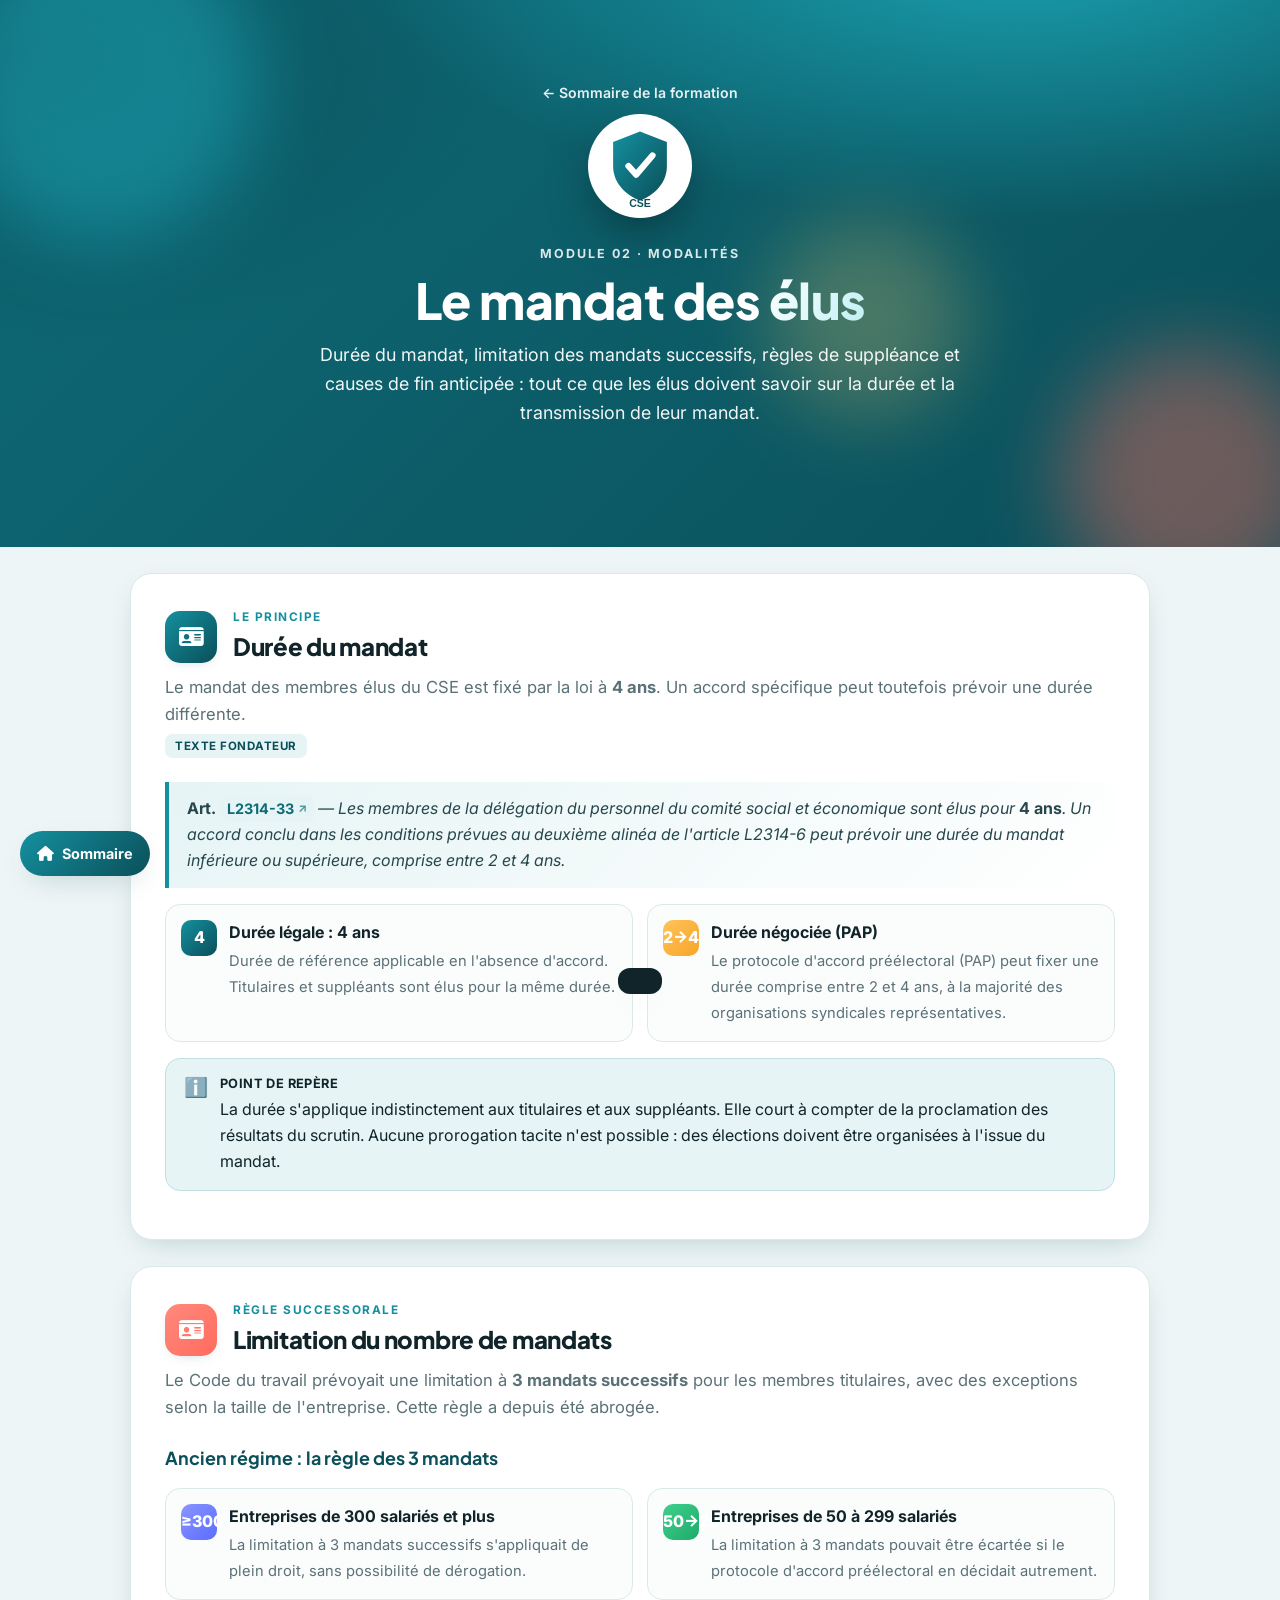
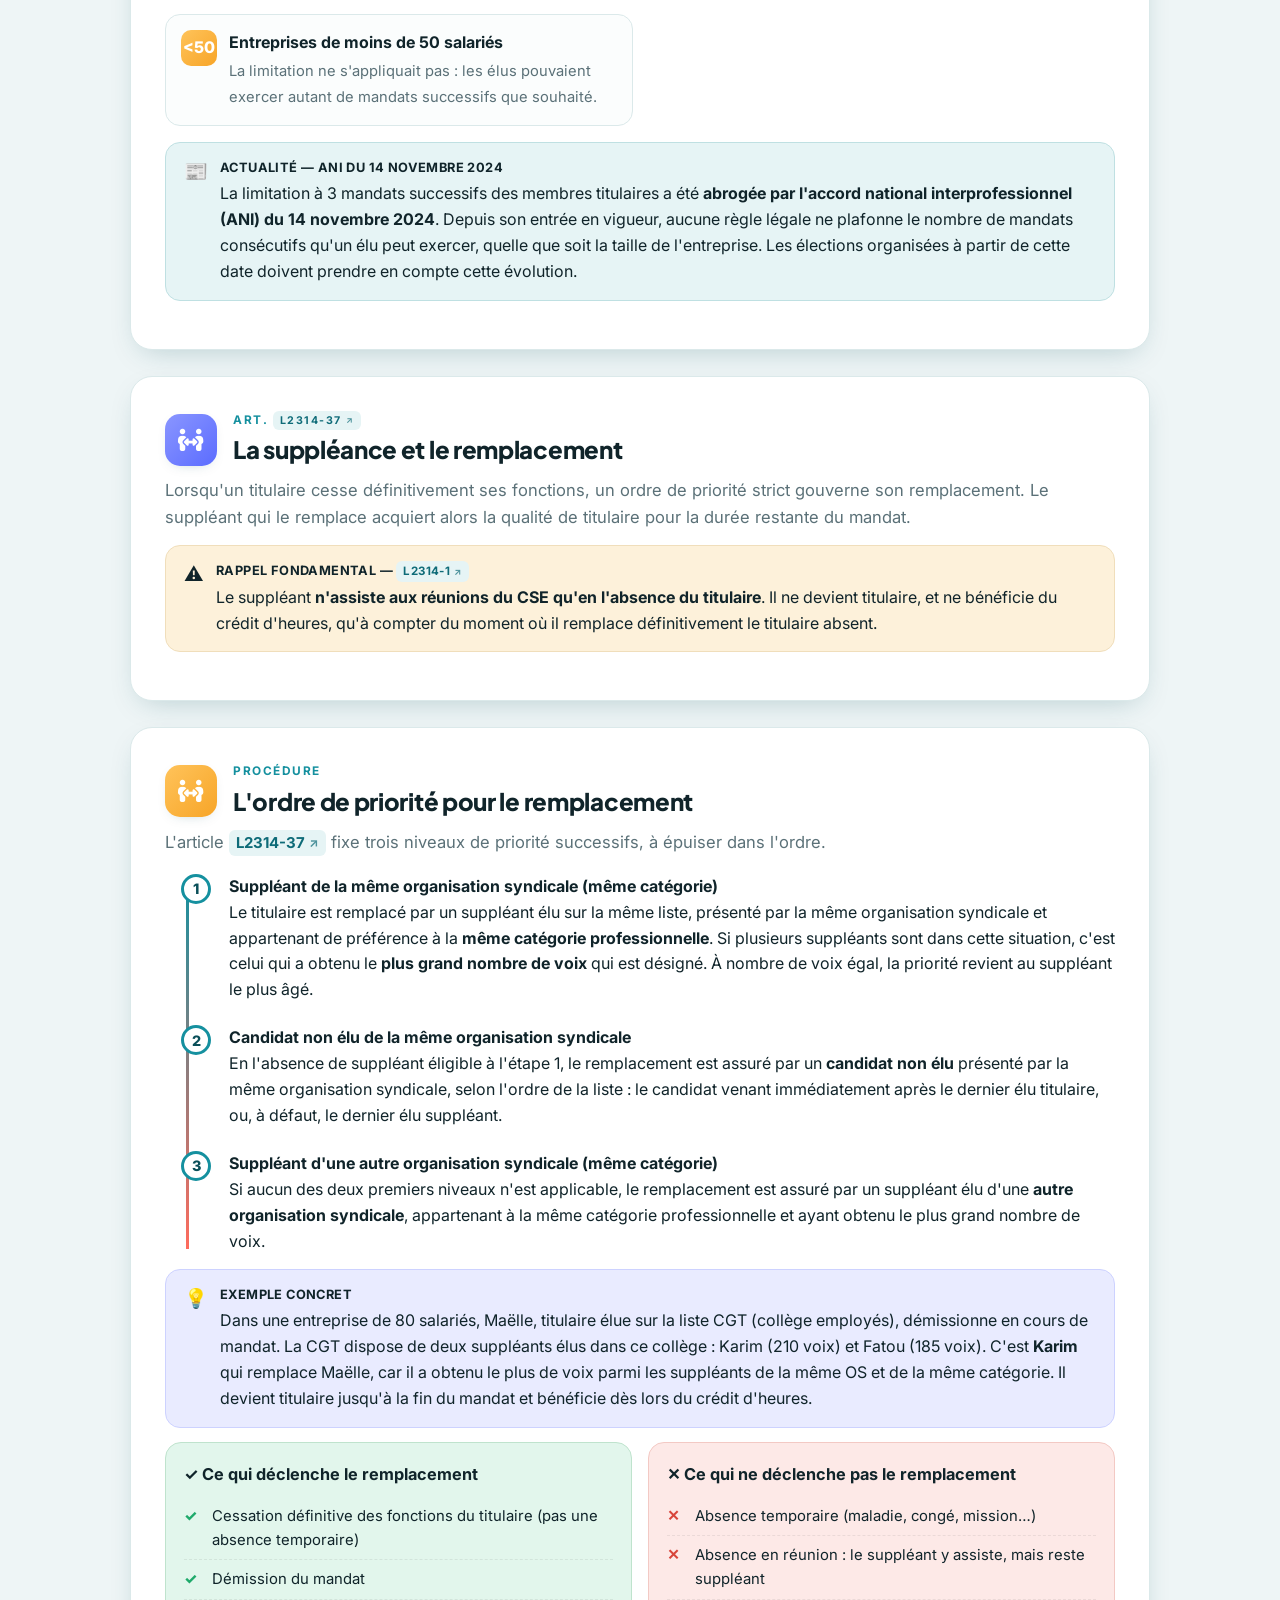
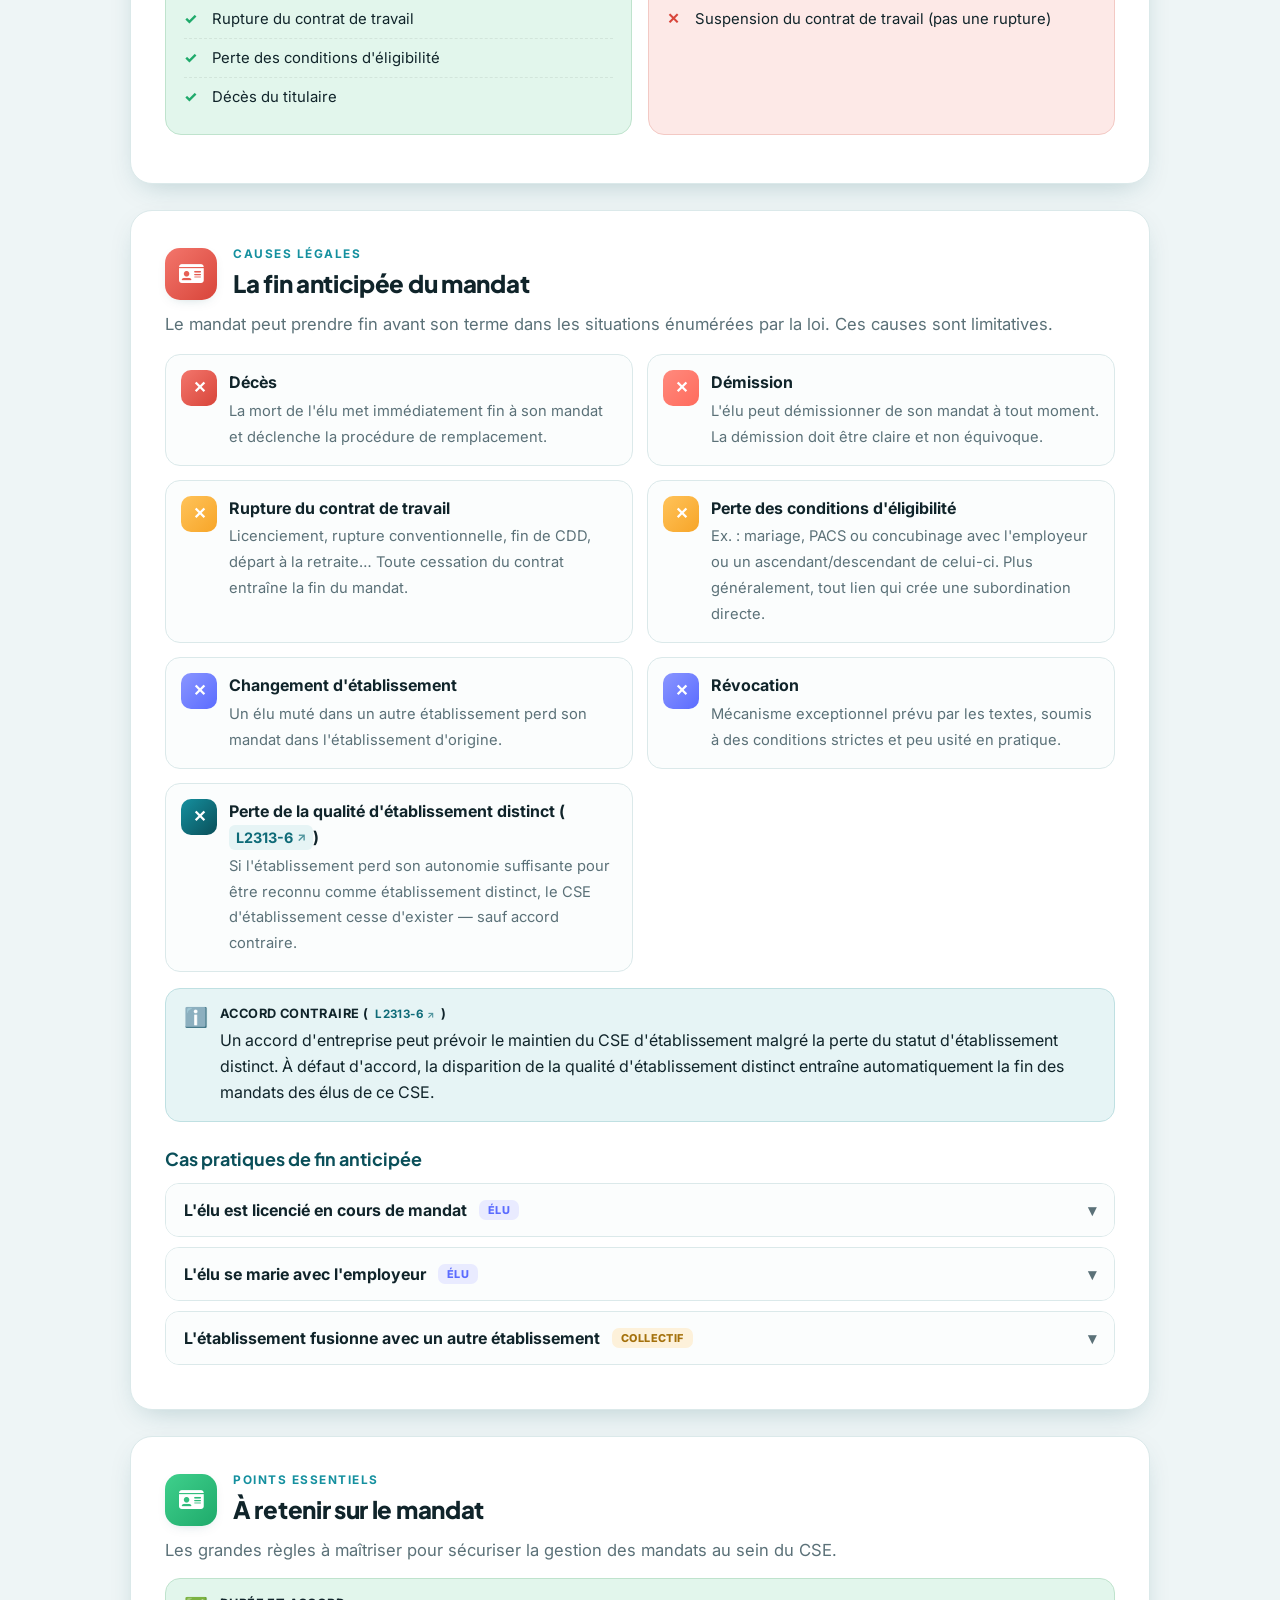
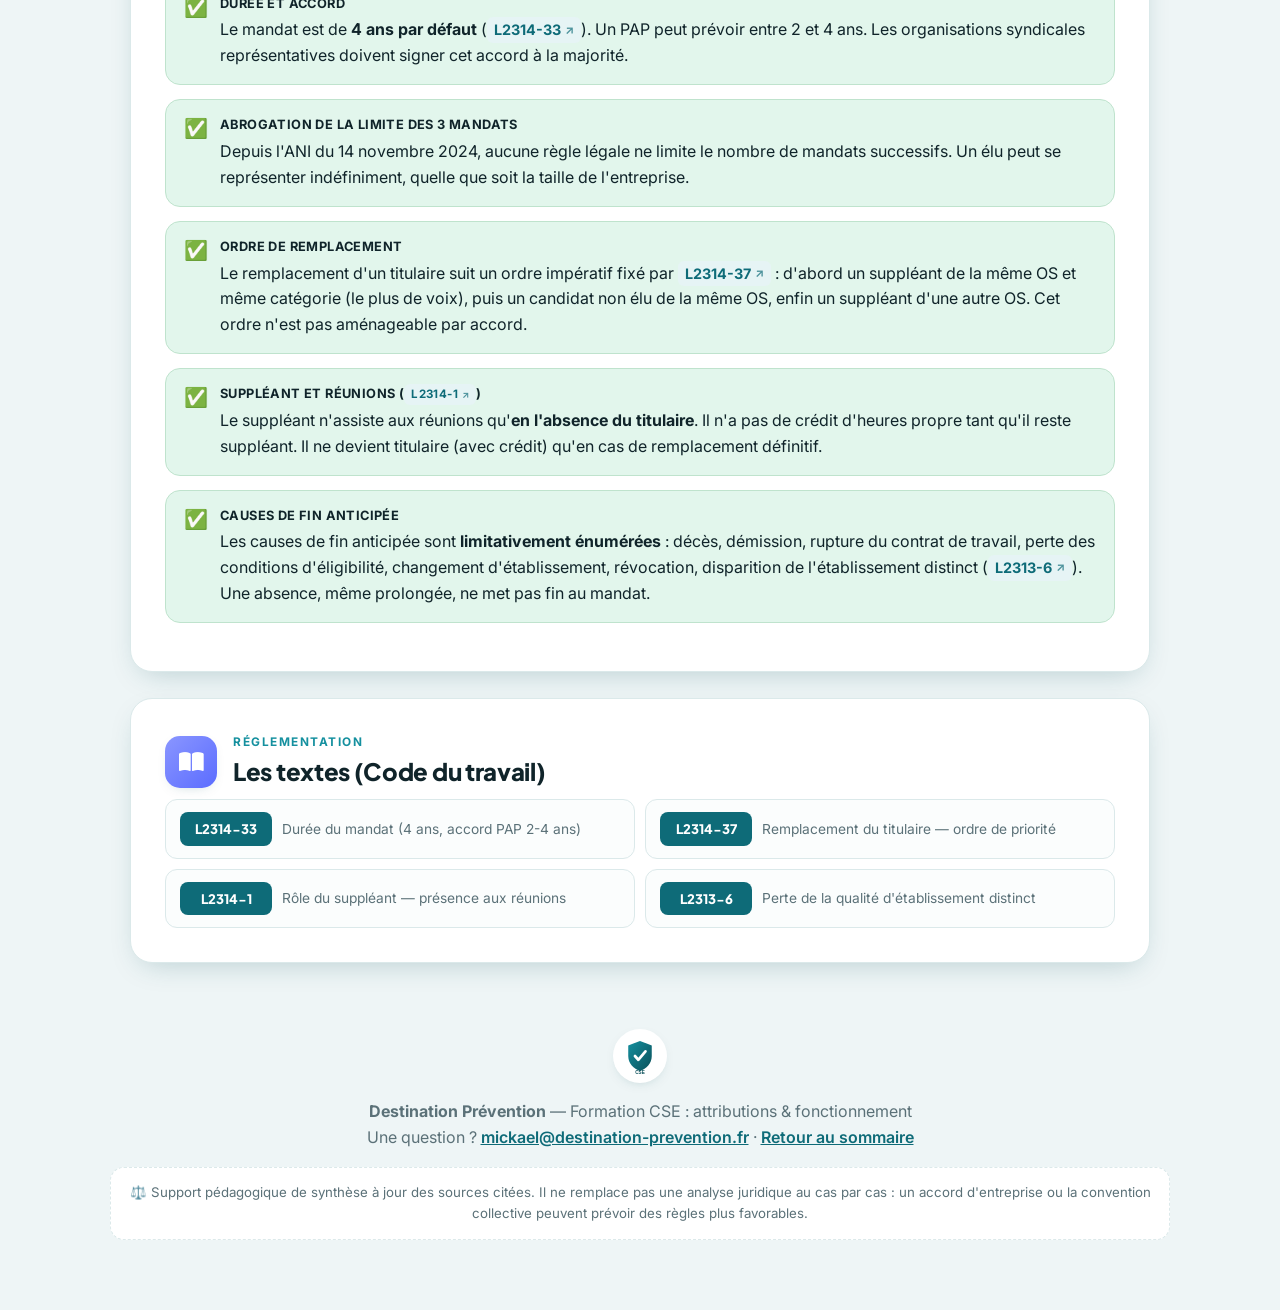
<file: mandat.html>
<!DOCTYPE html>
<html lang="fr">
<head>
<meta charset="UTF-8">
<meta name="viewport" content="width=device-width, initial-scale=1.0">
<title>Le mandat des élus — Formation CSE · Destination Prévention</title>
<link rel="icon" href="logo.svg">
<link rel="preconnect" href="https://fonts.googleapis.com">
<link rel="preconnect" href="https://fonts.gstatic.com" crossorigin>
<link href="https://fonts.googleapis.com/css2?family=Plus+Jakarta+Sans:wght@400;500;600;700;800&family=Inter:wght@400;500;600&display=swap" rel="stylesheet">
<link rel="stylesheet" href="styles.css">
<link rel="stylesheet" href="https://cdnjs.cloudflare.com/ajax/libs/font-awesome/6.5.2/css/all.min.css" referrerpolicy="no-referrer">
</head>
<body>
<div id="progress"></div>

<nav class="bar" id="nav">
  <div class="wrap">
    <a class="lg" href="index.html"><img class="mark" src="logo.svg" alt=""> Formation CSE</a>
    <div class="links">
      <a href="#duree">Durée</a>
      <a href="#mandats">Limitation</a>
      <a href="#suppleance">Suppléance</a>
      <a href="#priorite">Ordre de priorité</a>
      <a href="#fin">Fin anticipée</a>
      <a href="#aretenir">À retenir</a>
      <a href="#regl">Réglementation</a>
    </div>
  </div>
</nav>

<header class="hero">
  <div class="blob b1"></div><div class="blob b2"></div><div class="blob b3"></div>
  <div class="wrap">
    <div class="crumb"><a href="index.html">← Sommaire de la formation</a></div>
    <div class="logo-wrap"><img src="logo.svg" alt="Destination Prévention" style="width:96px;height:96px"></div>
    <span class="kick">Module 02 · Modalités</span>
    <h1>Le mandat des <span class="hl">élus</span></h1>
    <p class="sub">Durée du mandat, limitation des mandats successifs, règles de suppléance et causes de fin anticipée : tout ce que les élus doivent savoir sur la durée et la transmission de leur mandat.</p>
  </div>
</header>

<main class="wrap">

  <!-- DURÉE -->
  <section id="duree">
    <div class="sec-head">
      <div class="sec-ico t-teal"><i class="fa-solid fa-id-card"></i></div>
      <div><div class="kicker">Le principe</div><h2>Durée du mandat</h2></div>
    </div>
    <p class="lead">Le mandat des membres élus du CSE est fixé par la loi à <strong>4 ans</strong>. Un accord spécifique peut toutefois prévoir une durée différente.</p>
    <span class="chips-law">Texte fondateur</span>
    <blockquote class="art"><b>Art. <a class="lf" href="https://www.legifrance.gouv.fr/codes/article_lc/LEGIARTI000052437191" target="_blank" rel="noopener">L2314-33</a></b> — Les membres de la délégation du personnel du comité social et économique sont élus pour <b>4 ans</b>. Un accord conclu dans les conditions prévues au deuxième alinéa de l'article L2314-6 peut prévoir une durée du mandat inférieure ou supérieure, comprise entre 2 et 4 ans.</blockquote>
    <div class="feat">
      <div class="f"><div class="fi t-teal">4</div><div><b>Durée légale : 4 ans</b><span>Durée de référence applicable en l'absence d'accord. Titulaires et suppléants sont élus pour la même durée.</span></div></div>
      <div class="f"><div class="fi t-amber">2→4</div><div><b>Durée négociée (PAP)</b><span>Le protocole d'accord préélectoral (PAP) peut fixer une durée comprise entre 2 et 4 ans, à la majorité des organisations syndicales représentatives.</span></div></div>
    </div>
    <div class="note n-info"><span class="ni">ℹ️</span><div><span class="tag">Point de repère</span><p>La durée s'applique indistinctement aux titulaires et aux suppléants. Elle court à compter de la proclamation des résultats du scrutin. Aucune prorogation tacite n'est possible : des élections doivent être organisées à l'issue du mandat.</p></div></div>
  </section>

  <!-- LIMITATION DES MANDATS -->
  <section id="mandats">
    <div class="sec-head">
      <div class="sec-ico t-coral"><i class="fa-solid fa-id-card"></i></div>
      <div><div class="kicker">Règle successorale</div><h2>Limitation du nombre de mandats</h2></div>
    </div>
    <p class="lead">Le Code du travail prévoyait une limitation à <strong>3 mandats successifs</strong> pour les membres titulaires, avec des exceptions selon la taille de l'entreprise. Cette règle a depuis été abrogée.</p>
    <h3 class="sub">Ancien régime : la règle des 3 mandats</h3>
    <div class="feat">
      <div class="f"><div class="fi t-indigo">≥300</div><div><b>Entreprises de 300 salariés et plus</b><span>La limitation à 3 mandats successifs s'appliquait de plein droit, sans possibilité de dérogation.</span></div></div>
      <div class="f"><div class="fi t-green">50→299</div><div><b>Entreprises de 50 à 299 salariés</b><span>La limitation à 3 mandats pouvait être écartée si le protocole d'accord préélectoral en décidait autrement.</span></div></div>
      <div class="f"><div class="fi t-amber">&lt;50</div><div><b>Entreprises de moins de 50 salariés</b><span>La limitation ne s'appliquait pas : les élus pouvaient exercer autant de mandats successifs que souhaité.</span></div></div>
    </div>
    <div class="note n-info"><span class="ni">📰</span><div><span class="tag">Actualité — ANI du 14 novembre 2024</span><p>La limitation à 3 mandats successifs des membres titulaires a été <strong>abrogée par l'accord national interprofessionnel (ANI) du 14 novembre 2024</strong>. Depuis son entrée en vigueur, aucune règle légale ne plafonne le nombre de mandats consécutifs qu'un élu peut exercer, quelle que soit la taille de l'entreprise. Les élections organisées à partir de cette date doivent prendre en compte cette évolution.</p></div></div>
  </section>

  <!-- SUPPLÉANCE ET REMPLACEMENT -->
  <section id="suppleance">
    <div class="sec-head">
      <div class="sec-ico t-indigo"><i class="fa-solid fa-people-arrows"></i></div>
      <div><div class="kicker">Art. <a class="lf" href="https://www.legifrance.gouv.fr/codes/article_lc/LEGIARTI000035616850" target="_blank" rel="noopener">L2314-37</a></div><h2>La suppléance et le remplacement</h2></div>
    </div>
    <p class="lead">Lorsqu'un titulaire cesse définitivement ses fonctions, un ordre de priorité strict gouverne son remplacement. Le suppléant qui le remplace acquiert alors la qualité de titulaire pour la durée restante du mandat.</p>
    <div class="note n-warn"><span class="ni">⚠️</span><div><span class="tag">Rappel fondamental — <a class="lf" href="https://www.legifrance.gouv.fr/codes/article_lc/LEGIARTI000037389707" target="_blank" rel="noopener">L2314-1</a></span><p>Le suppléant <strong>n'assiste aux réunions du CSE qu'en l'absence du titulaire</strong>. Il ne devient titulaire, et ne bénéficie du crédit d'heures, qu'à compter du moment où il remplace définitivement le titulaire absent.</p></div></div>
  </section>

  <!-- ORDRE DE PRIORITÉ -->
  <section id="priorite">
    <div class="sec-head">
      <div class="sec-ico t-amber"><i class="fa-solid fa-people-arrows"></i></div>
      <div><div class="kicker">Procédure</div><h2>L'ordre de priorité pour le remplacement</h2></div>
    </div>
    <p class="lead">L'article <a class="lf" href="https://www.legifrance.gouv.fr/codes/article_lc/LEGIARTI000035616850" target="_blank" rel="noopener">L2314-37</a> fixe trois niveaux de priorité successifs, à épuiser dans l'ordre.</p>
    <div class="tl">
      <div class="step">
        <div class="dot">1</div>
        <b>Suppléant de la même organisation syndicale (même catégorie)</b>
        Le titulaire est remplacé par un suppléant élu sur la même liste, présenté par la même organisation syndicale et appartenant de préférence à la <strong>même catégorie professionnelle</strong>. Si plusieurs suppléants sont dans cette situation, c'est celui qui a obtenu le <strong>plus grand nombre de voix</strong> qui est désigné. À nombre de voix égal, la priorité revient au suppléant le plus âgé.
      </div>
      <div class="step">
        <div class="dot">2</div>
        <b>Candidat non élu de la même organisation syndicale</b>
        En l'absence de suppléant éligible à l'étape 1, le remplacement est assuré par un <strong>candidat non élu</strong> présenté par la même organisation syndicale, selon l'ordre de la liste : le candidat venant immédiatement après le dernier élu titulaire, ou, à défaut, le dernier élu suppléant.
      </div>
      <div class="step">
        <div class="dot">3</div>
        <b>Suppléant d'une autre organisation syndicale (même catégorie)</b>
        Si aucun des deux premiers niveaux n'est applicable, le remplacement est assuré par un suppléant élu d'une <strong>autre organisation syndicale</strong>, appartenant à la même catégorie professionnelle et ayant obtenu le plus grand nombre de voix.
      </div>
    </div>

    <div class="note n-ex"><span class="ni">💡</span><div><span class="tag">Exemple concret</span><p>Dans une entreprise de 80 salariés, Maëlle, titulaire élue sur la liste CGT (collège employés), démissionne en cours de mandat. La CGT dispose de deux suppléants élus dans ce collège : Karim (210 voix) et Fatou (185 voix). C'est <strong>Karim</strong> qui remplace Maëlle, car il a obtenu le plus de voix parmi les suppléants de la même OS et de la même catégorie. Il devient titulaire jusqu'à la fin du mandat et bénéficie dès lors du crédit d'heures.</p></div></div>

    <div class="dd">
      <div class="col can"><h4>✓ Ce qui déclenche le remplacement</h4>
        <ul>
          <li>Cessation définitive des fonctions du titulaire (pas une absence temporaire)</li>
          <li>Démission du mandat</li>
          <li>Rupture du contrat de travail</li>
          <li>Perte des conditions d'éligibilité</li>
          <li>Décès du titulaire</li>
        </ul>
      </div>
      <div class="col cant"><h4>✕ Ce qui ne déclenche pas le remplacement</h4>
        <ul>
          <li>Absence temporaire (maladie, congé, mission…)</li>
          <li>Absence en réunion : le suppléant y assiste, mais reste suppléant</li>
          <li>Suspension du contrat de travail (pas une rupture)</li>
        </ul>
      </div>
    </div>
  </section>

  <!-- FIN ANTICIPÉE -->
  <section id="fin">
    <div class="sec-head">
      <div class="sec-ico t-red"><i class="fa-solid fa-id-card"></i></div>
      <div><div class="kicker">Causes légales</div><h2>La fin anticipée du mandat</h2></div>
    </div>
    <p class="lead">Le mandat peut prendre fin avant son terme dans les situations énumérées par la loi. Ces causes sont limitatives.</p>
    <div class="feat">
      <div class="f"><div class="fi t-red">✕</div><div><b>Décès</b><span>La mort de l'élu met immédiatement fin à son mandat et déclenche la procédure de remplacement.</span></div></div>
      <div class="f"><div class="fi t-coral">✕</div><div><b>Démission</b><span>L'élu peut démissionner de son mandat à tout moment. La démission doit être claire et non équivoque.</span></div></div>
      <div class="f"><div class="fi t-amber">✕</div><div><b>Rupture du contrat de travail</b><span>Licenciement, rupture conventionnelle, fin de CDD, départ à la retraite… Toute cessation du contrat entraîne la fin du mandat.</span></div></div>
      <div class="f"><div class="fi t-amber">✕</div><div><b>Perte des conditions d'éligibilité</b><span>Ex. : mariage, PACS ou concubinage avec l'employeur ou un ascendant/descendant de celui-ci. Plus généralement, tout lien qui crée une subordination directe.</span></div></div>
      <div class="f"><div class="fi t-indigo">✕</div><div><b>Changement d'établissement</b><span>Un élu muté dans un autre établissement perd son mandat dans l'établissement d'origine.</span></div></div>
      <div class="f"><div class="fi t-indigo">✕</div><div><b>Révocation</b><span>Mécanisme exceptionnel prévu par les textes, soumis à des conditions strictes et peu usité en pratique.</span></div></div>
      <div class="f"><div class="fi t-teal">✕</div><div><b>Perte de la qualité d'établissement distinct (<a class="lf" href="https://www.legifrance.gouv.fr/codes/article_lc/LEGIARTI000035650946" target="_blank" rel="noopener">L2313-6</a>)</b><span>Si l'établissement perd son autonomie suffisante pour être reconnu comme établissement distinct, le CSE d'établissement cesse d'exister — sauf accord contraire.</span></div></div>
    </div>
    <div class="note n-info"><span class="ni">ℹ️</span><div><span class="tag">Accord contraire (<a class="lf" href="https://www.legifrance.gouv.fr/codes/article_lc/LEGIARTI000035650946" target="_blank" rel="noopener">L2313-6</a>)</span><p>Un accord d'entreprise peut prévoir le maintien du CSE d'établissement malgré la perte du statut d'établissement distinct. À défaut d'accord, la disparition de la qualité d'établissement distinct entraîne automatiquement la fin des mandats des élus de ce CSE.</p></div></div>

    <h3 class="sub">Cas pratiques de fin anticipée</h3>
    <div class="acc"><button>L'élu est licencié en cours de mandat<span class="vp a">Élu</span><span class="chev">▾</span></button>
      <div class="body"><div class="inner"><p>La rupture du contrat de travail met fin au mandat dès la date effective de la rupture. L'employeur doit toutefois respecter la procédure spéciale de protection des élus : l'autorisation de l'inspecteur du travail est requise avant tout licenciement, sous peine de nullité. La protection court pendant la durée du mandat et 6 mois après son terme.</p></div></div>
    </div>
    <div class="acc"><button>L'élu se marie avec l'employeur<span class="vp a">Élu</span><span class="chev">▾</span></button>
      <div class="body"><div class="inner"><p>Le mariage (ou PACS, concubinage notoire) avec l'employeur, un ascendant, descendant, frère, sœur ou allié de l'employeur entraîne la perte des conditions d'éligibilité. Le mandat prend fin de plein droit à compter de cet événement.</p></div></div>
    </div>
    <div class="acc"><button>L'établissement fusionne avec un autre établissement<span class="vp hc">Collectif</span><span class="chev">▾</span></button>
      <div class="body"><div class="inner"><p>Si la fusion entraîne la perte de la qualité d'établissement distinct (au sens de l'autonomie de gestion suffisante), le CSE d'établissement cesse d'exister et les mandats prennent fin. Des nouvelles élections doivent être organisées au niveau de la nouvelle entité. Un accord peut toutefois permettre le maintien provisoire des mandats pendant la période de transition.</p></div></div>
    </div>
  </section>

  <!-- À RETENIR (remplace .juri) -->
  <section id="aretenir">
    <div class="sec-head">
      <div class="sec-ico t-green"><i class="fa-solid fa-id-card"></i></div>
      <div><div class="kicker">Points essentiels</div><h2>À retenir sur le mandat</h2></div>
    </div>
    <p class="lead">Les grandes règles à maîtriser pour sécuriser la gestion des mandats au sein du CSE.</p>
    <div class="note n-ok"><span class="ni">✅</span><div><span class="tag">Durée et accord</span><p>Le mandat est de <strong>4 ans par défaut</strong> (<a class="lf" href="https://www.legifrance.gouv.fr/codes/article_lc/LEGIARTI000052437191" target="_blank" rel="noopener">L2314-33</a>). Un PAP peut prévoir entre 2 et 4 ans. Les organisations syndicales représentatives doivent signer cet accord à la majorité.</p></div></div>
    <div class="note n-ok"><span class="ni">✅</span><div><span class="tag">Abrogation de la limite des 3 mandats</span><p>Depuis l'ANI du 14 novembre 2024, aucune règle légale ne limite le nombre de mandats successifs. Un élu peut se représenter indéfiniment, quelle que soit la taille de l'entreprise.</p></div></div>
    <div class="note n-ok"><span class="ni">✅</span><div><span class="tag">Ordre de remplacement</span><p>Le remplacement d'un titulaire suit un ordre impératif fixé par <a class="lf" href="https://www.legifrance.gouv.fr/codes/article_lc/LEGIARTI000035616850" target="_blank" rel="noopener">L2314-37</a> : d'abord un suppléant de la même OS et même catégorie (le plus de voix), puis un candidat non élu de la même OS, enfin un suppléant d'une autre OS. Cet ordre n'est pas aménageable par accord.</p></div></div>
    <div class="note n-ok"><span class="ni">✅</span><div><span class="tag">Suppléant et réunions (<a class="lf" href="https://www.legifrance.gouv.fr/codes/article_lc/LEGIARTI000037389707" target="_blank" rel="noopener">L2314-1</a>)</span><p>Le suppléant n'assiste aux réunions qu'<strong>en l'absence du titulaire</strong>. Il n'a pas de crédit d'heures propre tant qu'il reste suppléant. Il ne devient titulaire (avec crédit) qu'en cas de remplacement définitif.</p></div></div>
    <div class="note n-ok"><span class="ni">✅</span><div><span class="tag">Causes de fin anticipée</span><p>Les causes de fin anticipée sont <strong>limitativement énumérées</strong> : décès, démission, rupture du contrat de travail, perte des conditions d'éligibilité, changement d'établissement, révocation, disparition de l'établissement distinct (<a class="lf" href="https://www.legifrance.gouv.fr/codes/article_lc/LEGIARTI000035650946" target="_blank" rel="noopener">L2313-6</a>). Une absence, même prolongée, ne met pas fin au mandat.</p></div></div>
  </section>

  <!-- RÉGLEMENTATION -->
  <section id="regl">
    <div class="sec-head">
      <div class="sec-ico t-indigo"><i class="fa-solid fa-book-open"></i></div>
      <div><div class="kicker">Réglementation</div><h2>Les textes (Code du travail)</h2></div>
    </div>
    <div class="regl">
      <a href="https://www.legifrance.gouv.fr/codes/article_lc/LEGIARTI000052437191" target="_blank" rel="noopener"><span class="code">L2314-33</span><span>Durée du mandat (4 ans, accord PAP 2-4 ans)</span></a>
      <a href="https://www.legifrance.gouv.fr/codes/article_lc/LEGIARTI000035616850" target="_blank" rel="noopener"><span class="code">L2314-37</span><span>Remplacement du titulaire — ordre de priorité</span></a>
      <a href="https://www.legifrance.gouv.fr/codes/article_lc/LEGIARTI000037389707" target="_blank" rel="noopener"><span class="code">L2314-1</span><span>Rôle du suppléant — présence aux réunions</span></a>
      <a href="https://www.legifrance.gouv.fr/codes/article_lc/LEGIARTI000035650946" target="_blank" rel="noopener"><span class="code">L2313-6</span><span>Perte de la qualité d'établissement distinct</span></a>
    </div>
  </section>

</main>

<footer>
  <div class="fmark"><img src="logo.svg" alt="" style="width:42px;height:42px"></div>
  <p><b>Destination Prévention</b> — Formation CSE : attributions &amp; fonctionnement<br>
  Une question ? <a href="mailto:mickael@destination-prevention.fr">mickael@destination-prevention.fr</a> · <a href="index.html">Retour au sommaire</a></p>
  <div class="disc">⚖️ Support pédagogique de synthèse à jour des sources citées. Il ne remplace pas une analyse juridique au cas par cas : un accord d'entreprise ou la convention collective peuvent prévoir des règles plus favorables.</div>
</footer>

<div id="toast"></div>
<button class="btt" id="btt" aria-label="Revenir en haut">↑</button>
<script src="app.js"></script>
</body>
</html>
</file>
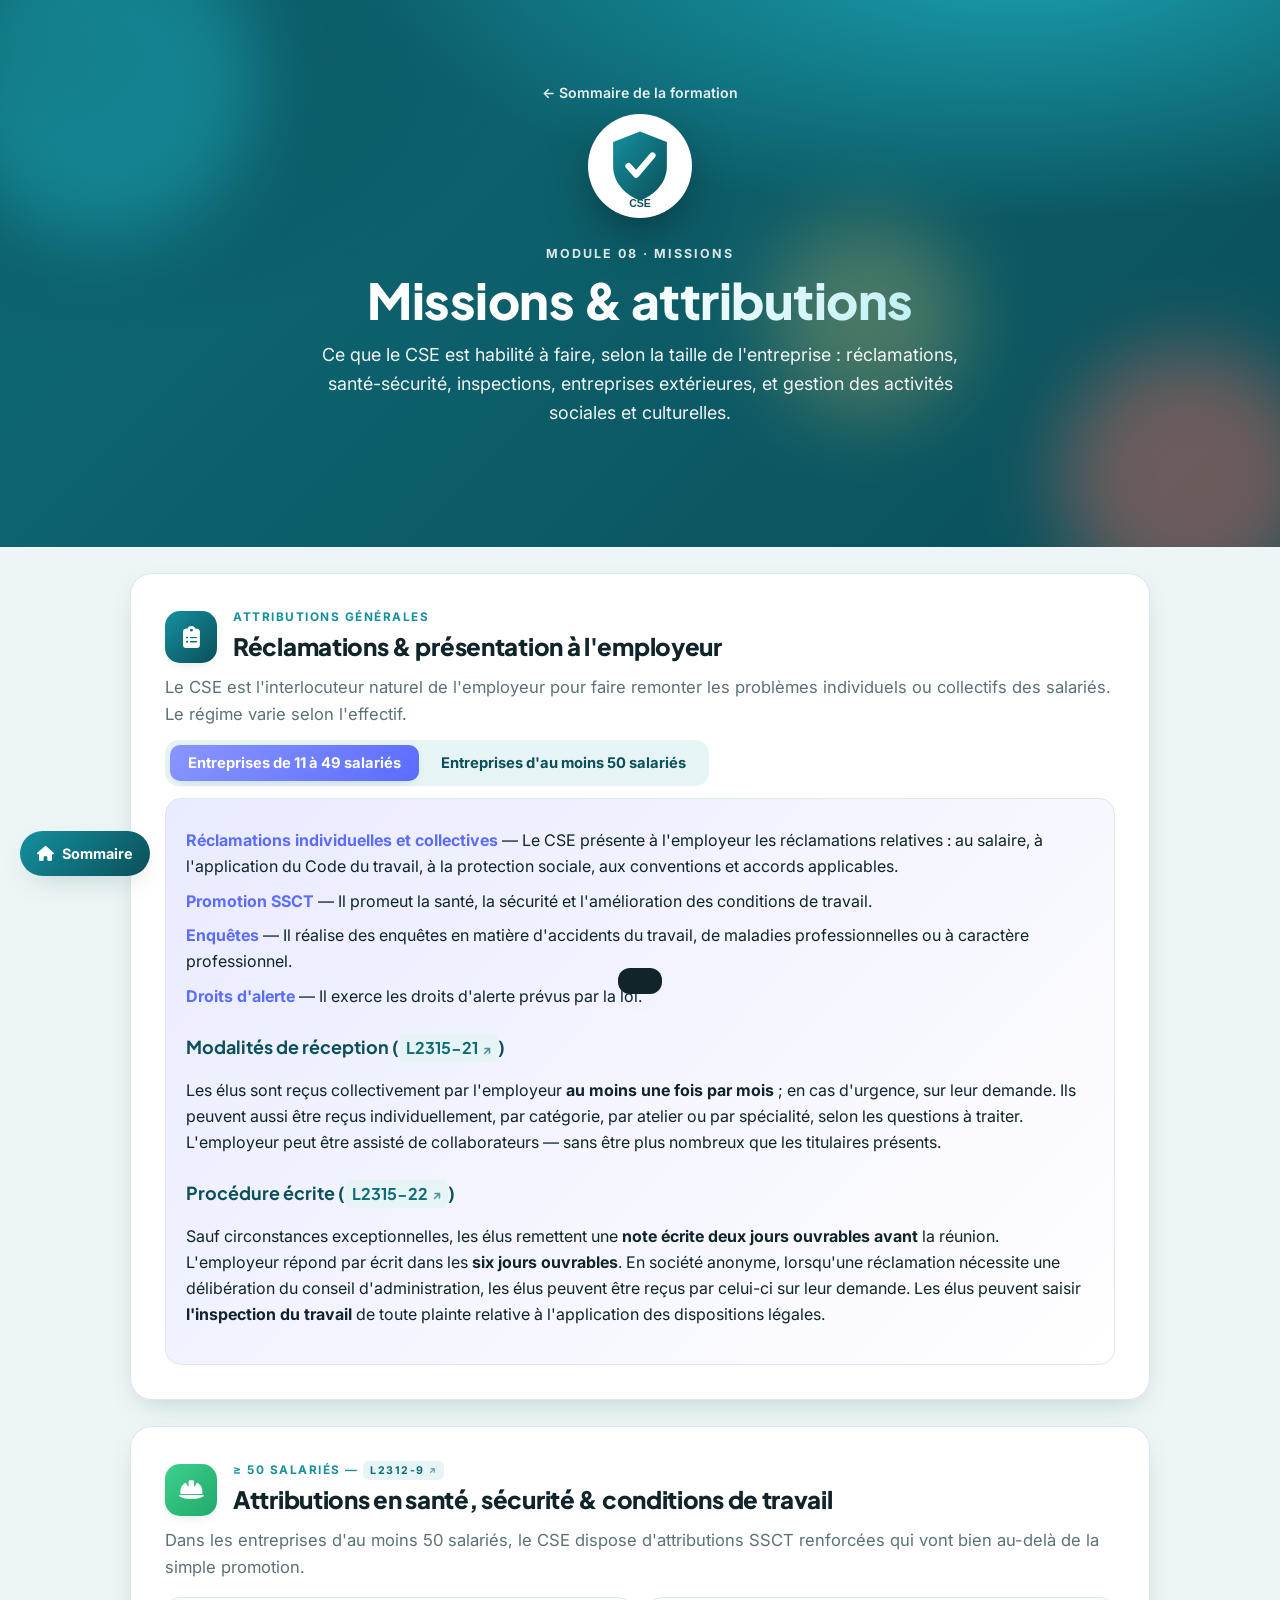
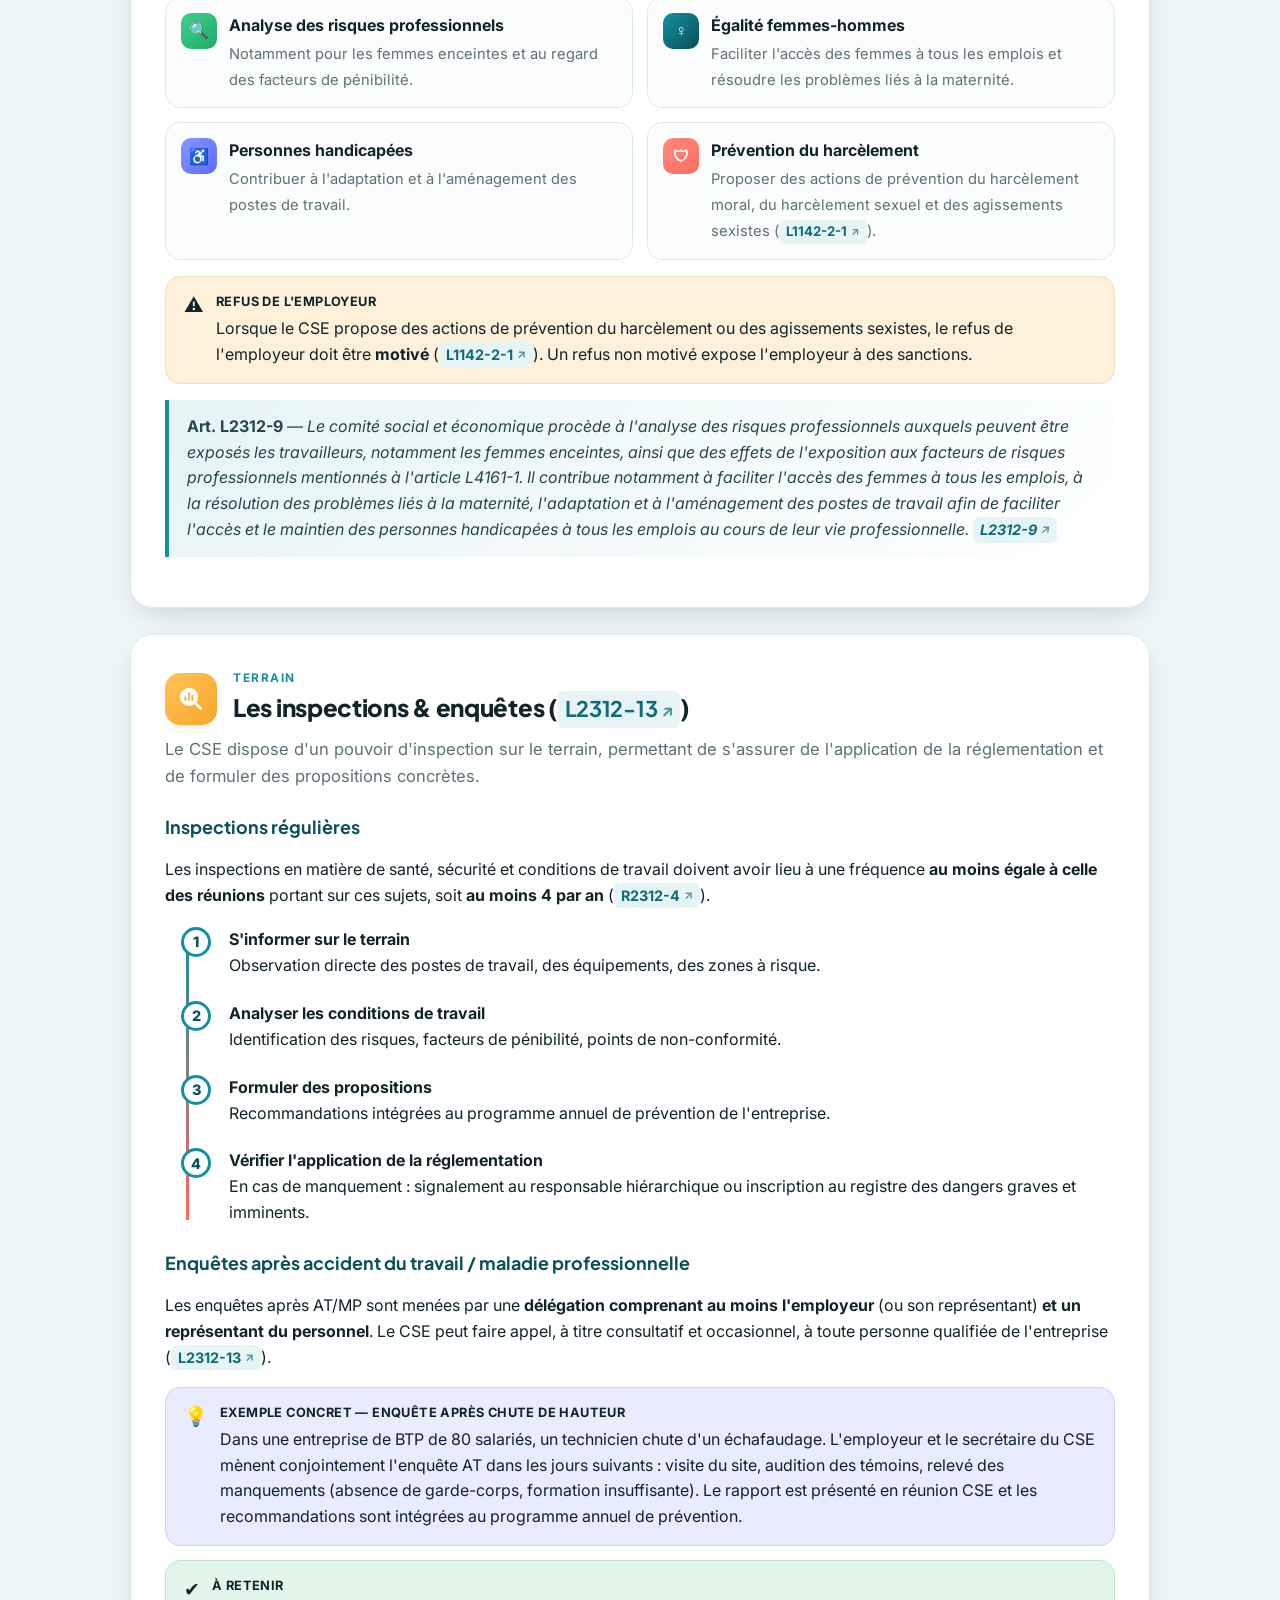
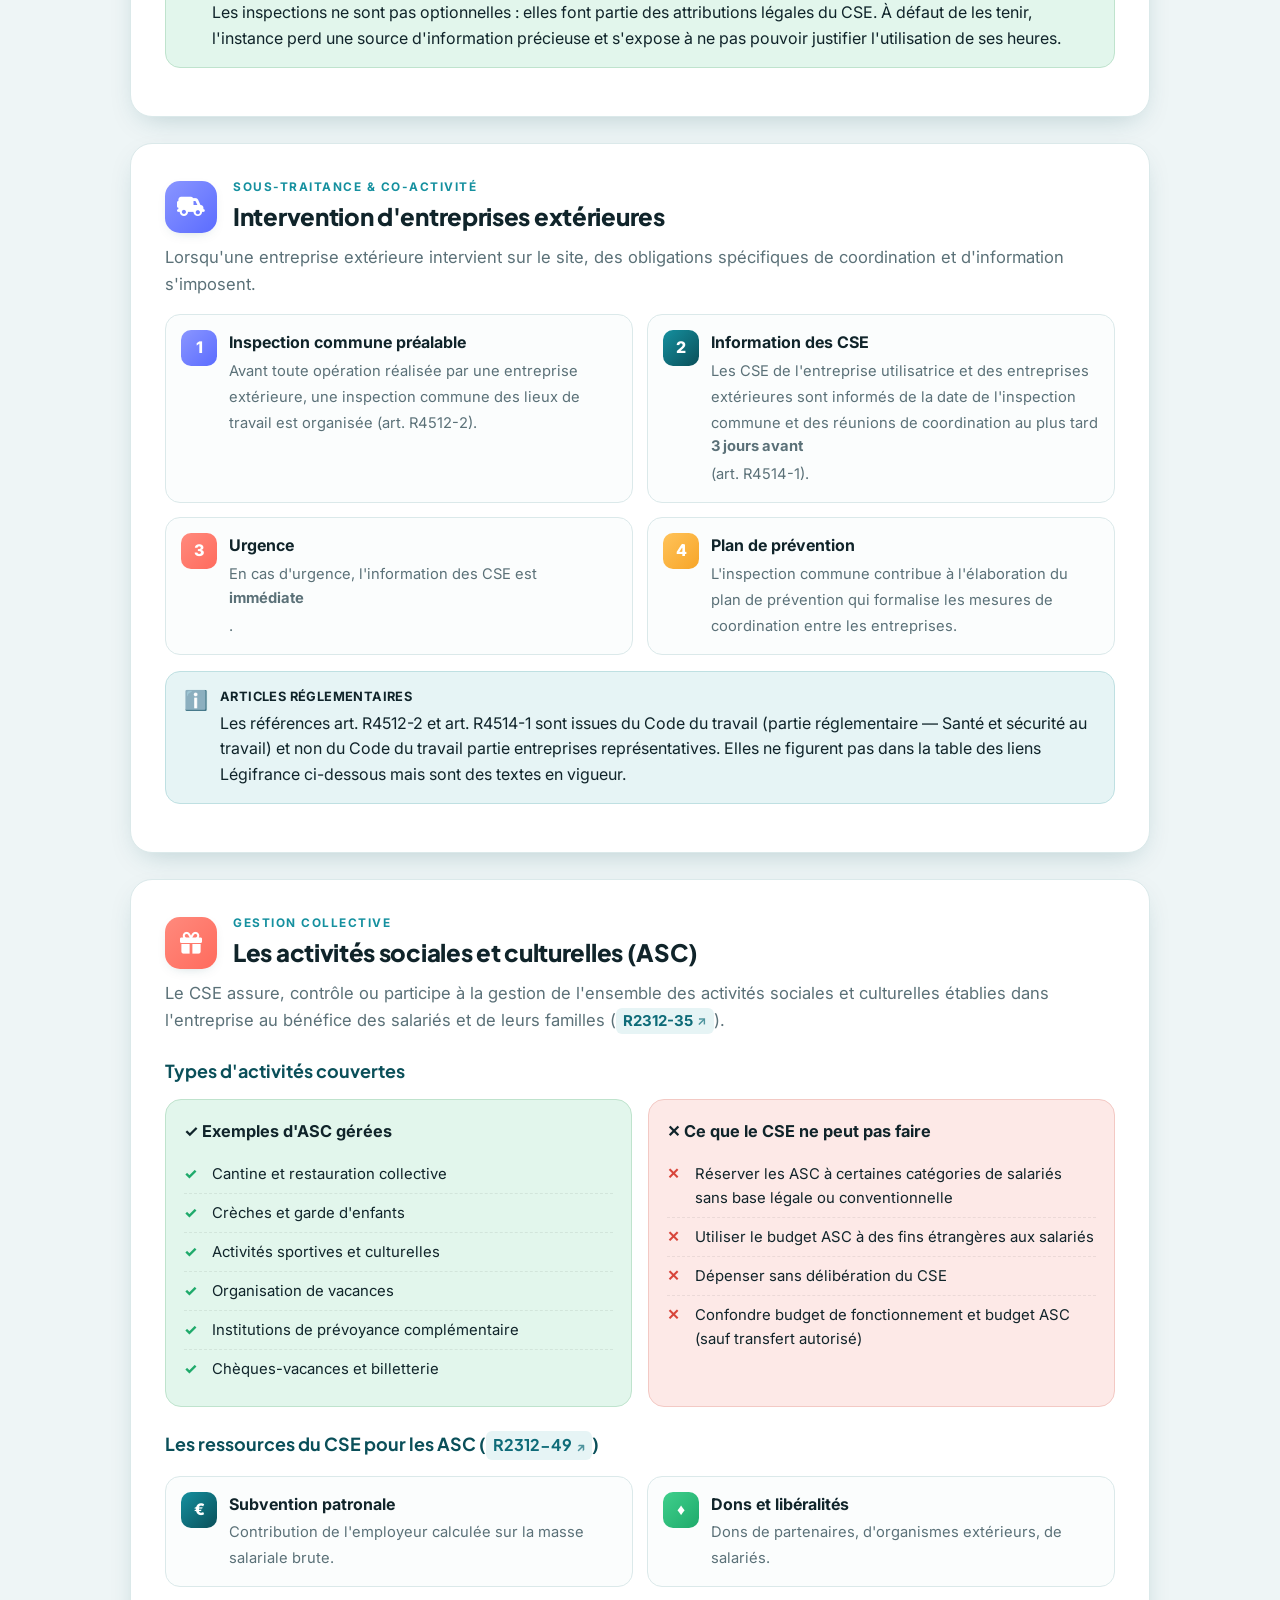
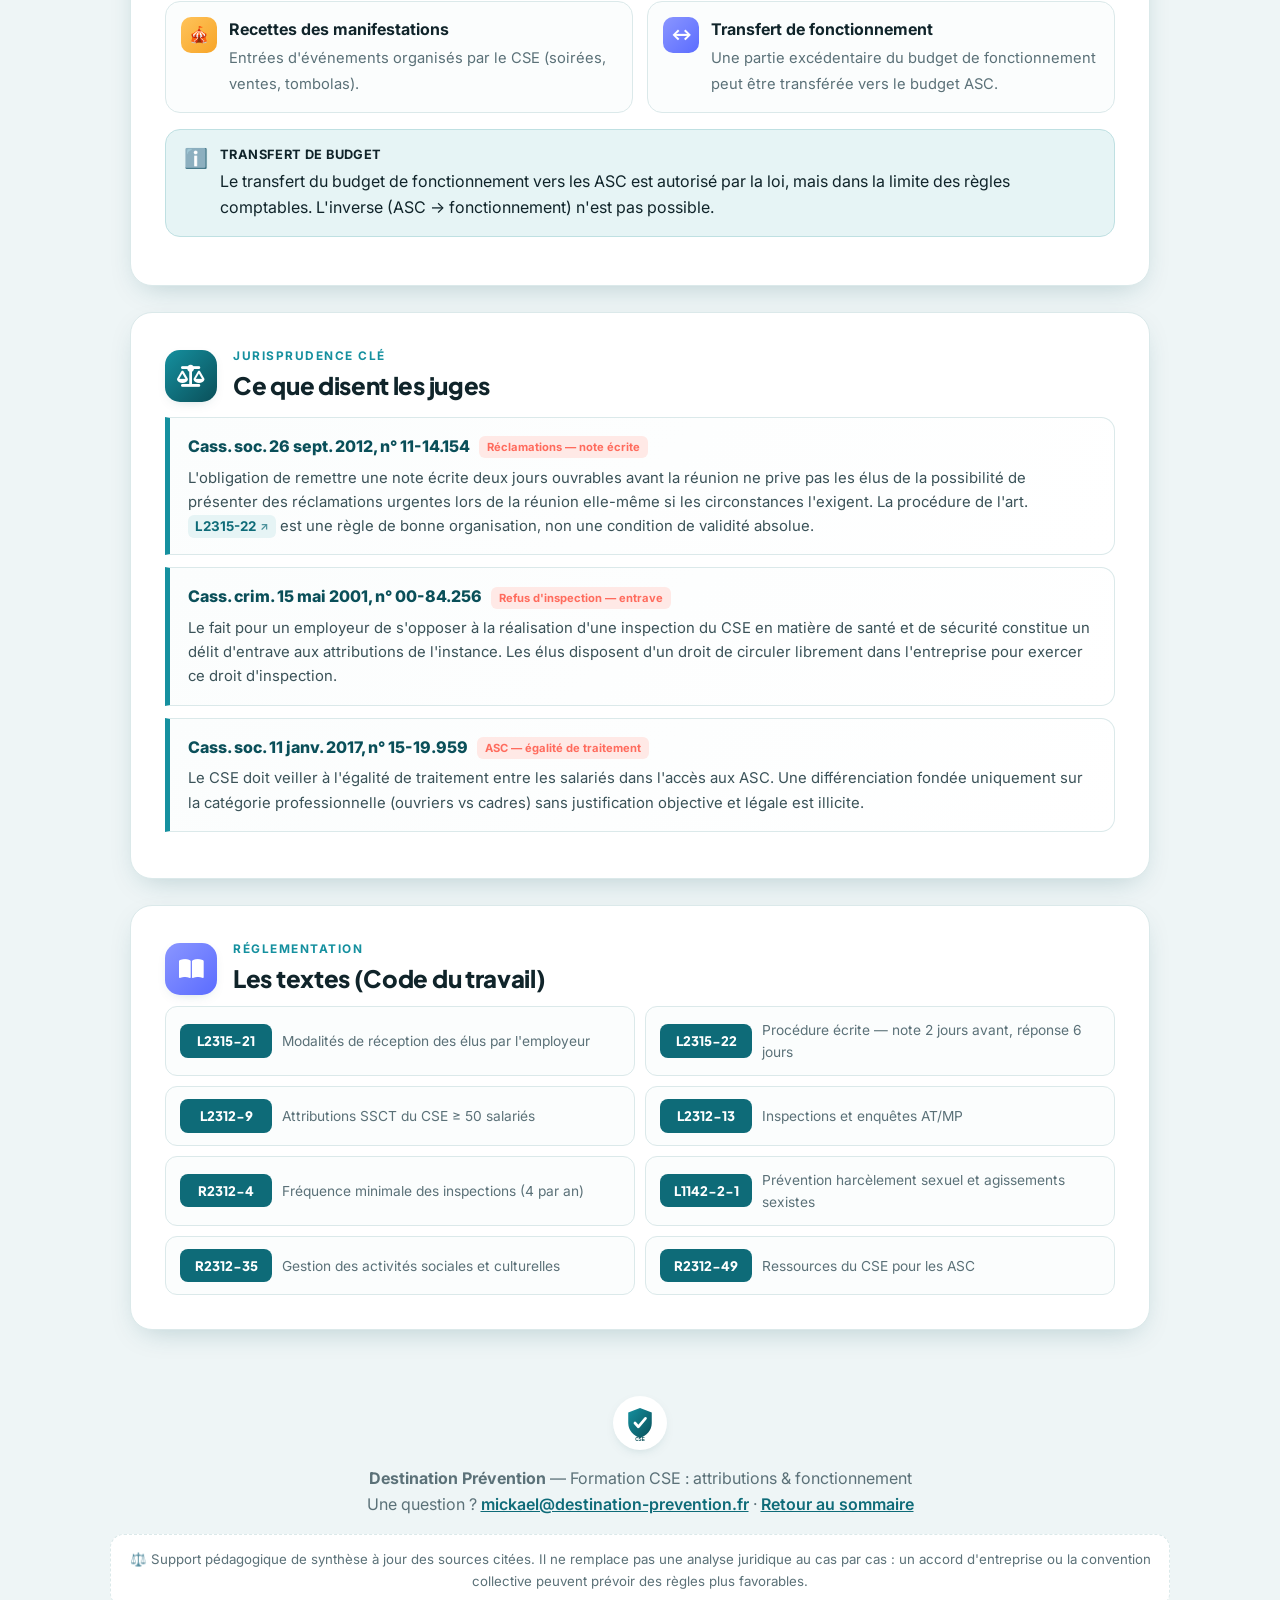
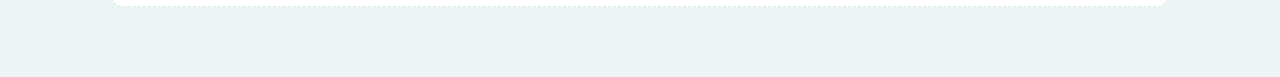
<file: missions.html>
<!DOCTYPE html>
<html lang="fr">
<head>
<meta charset="UTF-8">
<meta name="viewport" content="width=device-width, initial-scale=1.0">
<title>Missions &amp; attributions — Formation CSE · Destination Prévention</title>
<link rel="icon" href="logo.svg">
<link rel="preconnect" href="https://fonts.googleapis.com">
<link rel="preconnect" href="https://fonts.gstatic.com" crossorigin>
<link href="https://fonts.googleapis.com/css2?family=Plus+Jakarta+Sans:wght@400;500;600;700;800&family=Inter:wght@400;500;600&display=swap" rel="stylesheet">
<link rel="stylesheet" href="styles.css">
<link rel="stylesheet" href="https://cdnjs.cloudflare.com/ajax/libs/font-awesome/6.5.2/css/all.min.css" referrerpolicy="no-referrer">
</head>
<body>
<div id="progress"></div>

<nav class="bar" id="nav">
  <div class="wrap">
    <a class="lg" href="index.html"><img class="mark" src="logo.svg" alt=""> Formation CSE</a>
    <div class="links">
      <a href="#reclamations">Réclamations</a>
      <a href="#ssct">Santé &amp; sécurité</a>
      <a href="#inspections">Inspections</a>
      <a href="#exterieur">Entreprises extérieures</a>
      <a href="#asc">Act. sociales</a>
      <a href="#juri">Jurisprudence</a>
      <a href="#regl">Réglementation</a>
    </div>
  </div>
</nav>

<header class="hero">
  <div class="blob b1"></div><div class="blob b2"></div><div class="blob b3"></div>
  <div class="wrap">
    <div class="crumb"><a href="index.html">← Sommaire de la formation</a></div>
    <div class="logo-wrap"><img src="logo.svg" alt="Destination Prévention" style="width:96px;height:96px"></div>
    <span class="kick">Module 08 · Missions</span>
    <h1>Missions &amp; <span class="hl">attributions</span></h1>
    <p class="sub">Ce que le CSE est habilité à faire, selon la taille de l'entreprise : réclamations, santé-sécurité, inspections, entreprises extérieures, et gestion des activités sociales et culturelles.</p>
  </div>
</header>

<main class="wrap">

  <!-- ═══ SECTION RÉCLAMATIONS ═══ -->
  <section id="reclamations">
    <div class="sec-head">
      <div class="sec-ico t-teal"><i class="fa-solid fa-clipboard-list"></i></div>
      <div><div class="kicker">Attributions générales</div><h2>Réclamations &amp; présentation à l'employeur</h2></div>
    </div>
    <p class="lead">Le CSE est l'interlocuteur naturel de l'employeur pour faire remonter les problèmes individuels ou collectifs des salariés. Le régime varie selon l'effectif.</p>

    <div class="seg" data-group="recl">
      <button data-k="a" class="on">Entreprises de 11 à 49 salariés</button>
      <button data-k="b">Entreprises d'au moins 50 salariés</button>
    </div>

    <div class="panel a show" data-group="recl" data-k="a">
      <div class="kv"><b>Réclamations individuelles et collectives</b> — Le CSE présente à l'employeur les réclamations relatives : au salaire, à l'application du Code du travail, à la protection sociale, aux conventions et accords applicables.</div>
      <div class="kv"><b>Promotion SSCT</b> — Il promeut la santé, la sécurité et l'amélioration des conditions de travail.</div>
      <div class="kv"><b>Enquêtes</b> — Il réalise des enquêtes en matière d'accidents du travail, de maladies professionnelles ou à caractère professionnel.</div>
      <div class="kv"><b>Droits d'alerte</b> — Il exerce les droits d'alerte prévus par la loi.</div>

      <h3 class="sub">Modalités de réception (<a class="lf" href="https://www.legifrance.gouv.fr/codes/article_lc/LEGIARTI000035624428" target="_blank" rel="noopener">L2315-21</a>)</h3>
      <p>Les élus sont reçus collectivement par l'employeur <b>au moins une fois par mois</b> ; en cas d'urgence, sur leur demande. Ils peuvent aussi être reçus individuellement, par catégorie, par atelier ou par spécialité, selon les questions à traiter. L'employeur peut être assisté de collaborateurs — sans être plus nombreux que les titulaires présents.</p>

      <h3 class="sub">Procédure écrite (<a class="lf" href="https://www.legifrance.gouv.fr/codes/article_lc/LEGIARTI000035624430" target="_blank" rel="noopener">L2315-22</a>)</h3>
      <p>Sauf circonstances exceptionnelles, les élus remettent une <b>note écrite deux jours ouvrables avant</b> la réunion. L'employeur répond par écrit dans les <b>six jours ouvrables</b>. En société anonyme, lorsqu'une réclamation nécessite une délibération du conseil d'administration, les élus peuvent être reçus par celui-ci sur leur demande. Les élus peuvent saisir <b>l'inspection du travail</b> de toute plainte relative à l'application des dispositions légales.</p>
    </div>

    <div class="panel b" data-group="recl" data-k="b">
      <div class="kv"><b>Mêmes attributions générales</b> — réclamations individuelles et collectives, promotion SSCT, enquêtes AT/MP, droits d'alerte.</div>
      <div class="kv"><b>Attributions économiques élargies</b> — consultations obligatoires sur la marche générale de l'entreprise, les orientations stratégiques, la situation économique et financière, la politique sociale (<a class="lf" href="https://www.legifrance.gouv.fr/codes/article_lc/LEGIARTI000043975196" target="_blank" rel="noopener">L2312-8</a>).</div>
      <div class="kv"><b>Attributions SSCT renforcées</b> — le CSE procède à l'analyse des risques professionnels et contribue à la prévention (<a class="lf" href="https://www.legifrance.gouv.fr/codes/article_lc/LEGIARTI000035609536" target="_blank" rel="noopener">L2312-9</a>).</div>
      <div class="kv"><b>Droit d'alerte économique</b> — lorsque des faits de nature à affecter la situation économique sont constatés.</div>
    </div>
  </section>

  <!-- ═══ SECTION SSCT ═══ -->
  <section id="ssct">
    <div class="sec-head">
      <div class="sec-ico t-green"><i class="fa-solid fa-helmet-safety"></i></div>
      <div><div class="kicker">≥ 50 salariés — <a class="lf" href="https://www.legifrance.gouv.fr/codes/article_lc/LEGIARTI000035609536" target="_blank" rel="noopener">L2312-9</a></div><h2>Attributions en santé, sécurité &amp; conditions de travail</h2></div>
    </div>
    <p class="lead">Dans les entreprises d'au moins 50 salariés, le CSE dispose d'attributions SSCT renforcées qui vont bien au-delà de la simple promotion.</p>

    <div class="feat">
      <div class="f"><div class="fi t-green">🔍</div><div><b>Analyse des risques professionnels</b><span>Notamment pour les femmes enceintes et au regard des facteurs de pénibilité.</span></div></div>
      <div class="f"><div class="fi t-teal">♀</div><div><b>Égalité femmes-hommes</b><span>Faciliter l'accès des femmes à tous les emplois et résoudre les problèmes liés à la maternité.</span></div></div>
      <div class="f"><div class="fi t-indigo">♿</div><div><b>Personnes handicapées</b><span>Contribuer à l'adaptation et à l'aménagement des postes de travail.</span></div></div>
      <div class="f"><div class="fi t-coral">🛡</div><div><b>Prévention du harcèlement</b><span>Proposer des actions de prévention du harcèlement moral, du harcèlement sexuel et des agissements sexistes (<a class="lf" href="https://www.legifrance.gouv.fr/codes/article_lc/LEGIARTI000031072447" target="_blank" rel="noopener">L1142-2-1</a>).</span></div></div>
    </div>

    <div class="note n-warn"><span class="ni">⚠️</span><div><span class="tag">Refus de l'employeur</span><p>Lorsque le CSE propose des actions de prévention du harcèlement ou des agissements sexistes, le refus de l'employeur doit être <b>motivé</b> (<a class="lf" href="https://www.legifrance.gouv.fr/codes/article_lc/LEGIARTI000031072447" target="_blank" rel="noopener">L1142-2-1</a>). Un refus non motivé expose l'employeur à des sanctions.</p></div></div>

    <blockquote class="art"><b>Art. L2312-9</b> — Le comité social et économique procède à l'analyse des risques professionnels auxquels peuvent être exposés les travailleurs, notamment les femmes enceintes, ainsi que des effets de l'exposition aux facteurs de risques professionnels mentionnés à l'article L4161-1. Il contribue notamment à faciliter l'accès des femmes à tous les emplois, à la résolution des problèmes liés à la maternité, l'adaptation et à l'aménagement des postes de travail afin de faciliter l'accès et le maintien des personnes handicapées à tous les emplois au cours de leur vie professionnelle. <a class="lf" href="https://www.legifrance.gouv.fr/codes/article_lc/LEGIARTI000035609536" target="_blank" rel="noopener">L2312-9</a></blockquote>
  </section>

  <!-- ═══ SECTION INSPECTIONS ═══ -->
  <section id="inspections">
    <div class="sec-head">
      <div class="sec-ico t-amber"><i class="fa-solid fa-magnifying-glass-chart"></i></div>
      <div><div class="kicker">Terrain</div><h2>Les inspections &amp; enquêtes (<a class="lf" href="https://www.legifrance.gouv.fr/codes/article_lc/LEGIARTI000035609774" target="_blank" rel="noopener">L2312-13</a>)</h2></div>
    </div>
    <p class="lead">Le CSE dispose d'un pouvoir d'inspection sur le terrain, permettant de s'assurer de l'application de la réglementation et de formuler des propositions concrètes.</p>

    <h3 class="sub">Inspections régulières</h3>
    <p>Les inspections en matière de santé, sécurité et conditions de travail doivent avoir lieu à une fréquence <b>au moins égale à celle des réunions</b> portant sur ces sujets, soit <b>au moins 4 par an</b> (<a class="lf" href="https://www.legifrance.gouv.fr/codes/article_lc/LEGIARTI000036411550" target="_blank" rel="noopener">R2312-4</a>).</p>

    <div class="tl">
      <div class="step"><div class="dot">1</div><b>S'informer sur le terrain</b>Observation directe des postes de travail, des équipements, des zones à risque.</div>
      <div class="step"><div class="dot">2</div><b>Analyser les conditions de travail</b>Identification des risques, facteurs de pénibilité, points de non-conformité.</div>
      <div class="step"><div class="dot">3</div><b>Formuler des propositions</b>Recommandations intégrées au programme annuel de prévention de l'entreprise.</div>
      <div class="step"><div class="dot">4</div><b>Vérifier l'application de la réglementation</b>En cas de manquement : signalement au responsable hiérarchique ou inscription au registre des dangers graves et imminents.</div>
    </div>

    <h3 class="sub">Enquêtes après accident du travail / maladie professionnelle</h3>
    <p>Les enquêtes après AT/MP sont menées par une <b>délégation comprenant au moins l'employeur</b> (ou son représentant) <b>et un représentant du personnel</b>. Le CSE peut faire appel, à titre consultatif et occasionnel, à toute personne qualifiée de l'entreprise (<a class="lf" href="https://www.legifrance.gouv.fr/codes/article_lc/LEGIARTI000035609774" target="_blank" rel="noopener">L2312-13</a>).</p>

    <div class="note n-ex"><span class="ni">💡</span><div><span class="tag">Exemple concret — Enquête après chute de hauteur</span><p>Dans une entreprise de BTP de 80 salariés, un technicien chute d'un échafaudage. L'employeur et le secrétaire du CSE mènent conjointement l'enquête AT dans les jours suivants : visite du site, audition des témoins, relevé des manquements (absence de garde-corps, formation insuffisante). Le rapport est présenté en réunion CSE et les recommandations sont intégrées au programme annuel de prévention.</p></div></div>

    <div class="note n-ok"><span class="ni">✔</span><div><span class="tag">À retenir</span><p>Les inspections ne sont pas optionnelles : elles font partie des attributions légales du CSE. À défaut de les tenir, l'instance perd une source d'information précieuse et s'expose à ne pas pouvoir justifier l'utilisation de ses heures.</p></div></div>
  </section>

  <!-- ═══ SECTION ENTREPRISES EXTÉRIEURES ═══ -->
  <section id="exterieur">
    <div class="sec-head">
      <div class="sec-ico t-indigo"><i class="fa-solid fa-truck-field"></i></div>
      <div><div class="kicker">Sous-traitance &amp; co-activité</div><h2>Intervention d'entreprises extérieures</h2></div>
    </div>
    <p class="lead">Lorsqu'une entreprise extérieure intervient sur le site, des obligations spécifiques de coordination et d'information s'imposent.</p>

    <div class="feat">
      <div class="f"><div class="fi t-indigo">1</div><div><b>Inspection commune préalable</b><span>Avant toute opération réalisée par une entreprise extérieure, une inspection commune des lieux de travail est organisée (art. R4512-2).</span></div></div>
      <div class="f"><div class="fi t-teal">2</div><div><b>Information des CSE</b><span>Les CSE de l'entreprise utilisatrice et des entreprises extérieures sont informés de la date de l'inspection commune et des réunions de coordination au plus tard <b>3 jours avant</b> (art. R4514-1).</span></div></div>
      <div class="f"><div class="fi t-coral">3</div><div><b>Urgence</b><span>En cas d'urgence, l'information des CSE est <b>immédiate</b>.</span></div></div>
      <div class="f"><div class="fi t-amber">4</div><div><b>Plan de prévention</b><span>L'inspection commune contribue à l'élaboration du plan de prévention qui formalise les mesures de coordination entre les entreprises.</span></div></div>
    </div>

    <div class="note n-info"><span class="ni">ℹ️</span><div><span class="tag">Articles réglementaires</span><p>Les références art. R4512-2 et art. R4514-1 sont issues du Code du travail (partie réglementaire — Santé et sécurité au travail) et non du Code du travail partie entreprises représentatives. Elles ne figurent pas dans la table des liens Légifrance ci-dessous mais sont des textes en vigueur.</p></div></div>
  </section>

  <!-- ═══ SECTION ASC ═══ -->
  <section id="asc">
    <div class="sec-head">
      <div class="sec-ico t-coral"><i class="fa-solid fa-gift"></i></div>
      <div><div class="kicker">Gestion collective</div><h2>Les activités sociales et culturelles (ASC)</h2></div>
    </div>
    <p class="lead">Le CSE assure, contrôle ou participe à la gestion de l'ensemble des activités sociales et culturelles établies dans l'entreprise au bénéfice des salariés et de leurs familles (<a class="lf" href="https://www.legifrance.gouv.fr/codes/article_lc/LEGIARTI000036413296" target="_blank" rel="noopener">R2312-35</a>).</p>

    <h3 class="sub">Types d'activités couvertes</h3>
    <div class="dd">
      <div class="col can">
        <h4>✓ Exemples d'ASC gérées</h4>
        <ul>
          <li>Cantine et restauration collective</li>
          <li>Crèches et garde d'enfants</li>
          <li>Activités sportives et culturelles</li>
          <li>Organisation de vacances</li>
          <li>Institutions de prévoyance complémentaire</li>
          <li>Chèques-vacances et billetterie</li>
        </ul>
      </div>
      <div class="col cant">
        <h4>✕ Ce que le CSE ne peut pas faire</h4>
        <ul>
          <li>Réserver les ASC à certaines catégories de salariés sans base légale ou conventionnelle</li>
          <li>Utiliser le budget ASC à des fins étrangères aux salariés</li>
          <li>Dépenser sans délibération du CSE</li>
          <li>Confondre budget de fonctionnement et budget ASC (sauf transfert autorisé)</li>
        </ul>
      </div>
    </div>

    <h3 class="sub">Les ressources du CSE pour les ASC (<a class="lf" href="https://www.legifrance.gouv.fr/codes/article_lc/LEGIARTI000036413334" target="_blank" rel="noopener">R2312-49</a>)</h3>
    <div class="feat">
      <div class="f"><div class="fi t-teal">€</div><div><b>Subvention patronale</b><span>Contribution de l'employeur calculée sur la masse salariale brute.</span></div></div>
      <div class="f"><div class="fi t-green">♦</div><div><b>Dons et libéralités</b><span>Dons de partenaires, d'organismes extérieurs, de salariés.</span></div></div>
      <div class="f"><div class="fi t-amber">🎪</div><div><b>Recettes des manifestations</b><span>Entrées d'événements organisés par le CSE (soirées, ventes, tombolas).</span></div></div>
      <div class="f"><div class="fi t-indigo">↔</div><div><b>Transfert de fonctionnement</b><span>Une partie excédentaire du budget de fonctionnement peut être transférée vers le budget ASC.</span></div></div>
    </div>

    <div class="note n-info"><span class="ni">ℹ️</span><div><span class="tag">Transfert de budget</span><p>Le transfert du budget de fonctionnement vers les ASC est autorisé par la loi, mais dans la limite des règles comptables. L'inverse (ASC → fonctionnement) n'est pas possible.</p></div></div>
  </section>

  <!-- ═══ SECTION JURISPRUDENCE ═══ -->
  <section id="juri">
    <div class="sec-head">
      <div class="sec-ico t-teal"><i class="fa-solid fa-scale-balanced"></i></div>
      <div><div class="kicker">Jurisprudence clé</div><h2>Ce que disent les juges</h2></div>
    </div>

    <div class="juri">
      <div class="jt">Cass. soc. 26 sept. 2012, n° 11-14.154 <span class="jp">Réclamations — note écrite</span></div>
      <p>L'obligation de remettre une note écrite deux jours ouvrables avant la réunion ne prive pas les élus de la possibilité de présenter des réclamations urgentes lors de la réunion elle-même si les circonstances l'exigent. La procédure de l'art. <a class="lf" href="https://www.legifrance.gouv.fr/codes/article_lc/LEGIARTI000035624430" target="_blank" rel="noopener">L2315-22</a> est une règle de bonne organisation, non une condition de validité absolue.</p>
    </div>

    <div class="juri">
      <div class="jt">Cass. crim. 15 mai 2001, n° 00-84.256 <span class="jp">Refus d'inspection — entrave</span></div>
      <p>Le fait pour un employeur de s'opposer à la réalisation d'une inspection du CSE en matière de santé et de sécurité constitue un délit d'entrave aux attributions de l'instance. Les élus disposent d'un droit de circuler librement dans l'entreprise pour exercer ce droit d'inspection.</p>
    </div>

    <div class="juri">
      <div class="jt">Cass. soc. 11 janv. 2017, n° 15-19.959 <span class="jp">ASC — égalité de traitement</span></div>
      <p>Le CSE doit veiller à l'égalité de traitement entre les salariés dans l'accès aux ASC. Une différenciation fondée uniquement sur la catégorie professionnelle (ouvriers vs cadres) sans justification objective et légale est illicite.</p>
    </div>
  </section>

  <!-- ═══ SECTION RÉGLEMENTATION ═══ -->
  <section id="regl">
    <div class="sec-head">
      <div class="sec-ico t-indigo"><i class="fa-solid fa-book-open"></i></div>
      <div><div class="kicker">Réglementation</div><h2>Les textes (Code du travail)</h2></div>
    </div>
    <div class="regl">
      <a href="https://www.legifrance.gouv.fr/codes/article_lc/LEGIARTI000035624428" target="_blank" rel="noopener"><span class="code">L2315-21</span><span>Modalités de réception des élus par l'employeur</span></a>
      <a href="https://www.legifrance.gouv.fr/codes/article_lc/LEGIARTI000035624430" target="_blank" rel="noopener"><span class="code">L2315-22</span><span>Procédure écrite — note 2 jours avant, réponse 6 jours</span></a>
      <a href="https://www.legifrance.gouv.fr/codes/article_lc/LEGIARTI000035609536" target="_blank" rel="noopener"><span class="code">L2312-9</span><span>Attributions SSCT du CSE ≥ 50 salariés</span></a>
      <a href="https://www.legifrance.gouv.fr/codes/article_lc/LEGIARTI000035609774" target="_blank" rel="noopener"><span class="code">L2312-13</span><span>Inspections et enquêtes AT/MP</span></a>
      <a href="https://www.legifrance.gouv.fr/codes/article_lc/LEGIARTI000036411550" target="_blank" rel="noopener"><span class="code">R2312-4</span><span>Fréquence minimale des inspections (4 par an)</span></a>
      <a href="https://www.legifrance.gouv.fr/codes/article_lc/LEGIARTI000031072447" target="_blank" rel="noopener"><span class="code">L1142-2-1</span><span>Prévention harcèlement sexuel et agissements sexistes</span></a>
      <a href="https://www.legifrance.gouv.fr/codes/article_lc/LEGIARTI000036413296" target="_blank" rel="noopener"><span class="code">R2312-35</span><span>Gestion des activités sociales et culturelles</span></a>
      <a href="https://www.legifrance.gouv.fr/codes/article_lc/LEGIARTI000036413334" target="_blank" rel="noopener"><span class="code">R2312-49</span><span>Ressources du CSE pour les ASC</span></a>
    </div>
  </section>

</main>

<footer>
  <div class="fmark"><img src="logo.svg" alt="" style="width:42px;height:42px"></div>
  <p><b>Destination Prévention</b> — Formation CSE : attributions &amp; fonctionnement<br>
  Une question ? <a href="mailto:mickael@destination-prevention.fr">mickael@destination-prevention.fr</a> · <a href="index.html">Retour au sommaire</a></p>
  <div class="disc">⚖️ Support pédagogique de synthèse à jour des sources citées. Il ne remplace pas une analyse juridique au cas par cas : un accord d'entreprise ou la convention collective peuvent prévoir des règles plus favorables.</div>
</footer>

<div id="toast"></div>
<button class="btt" id="btt" aria-label="Revenir en haut">↑</button>
<script src="app.js"></script>
</body>
</html>
</file>
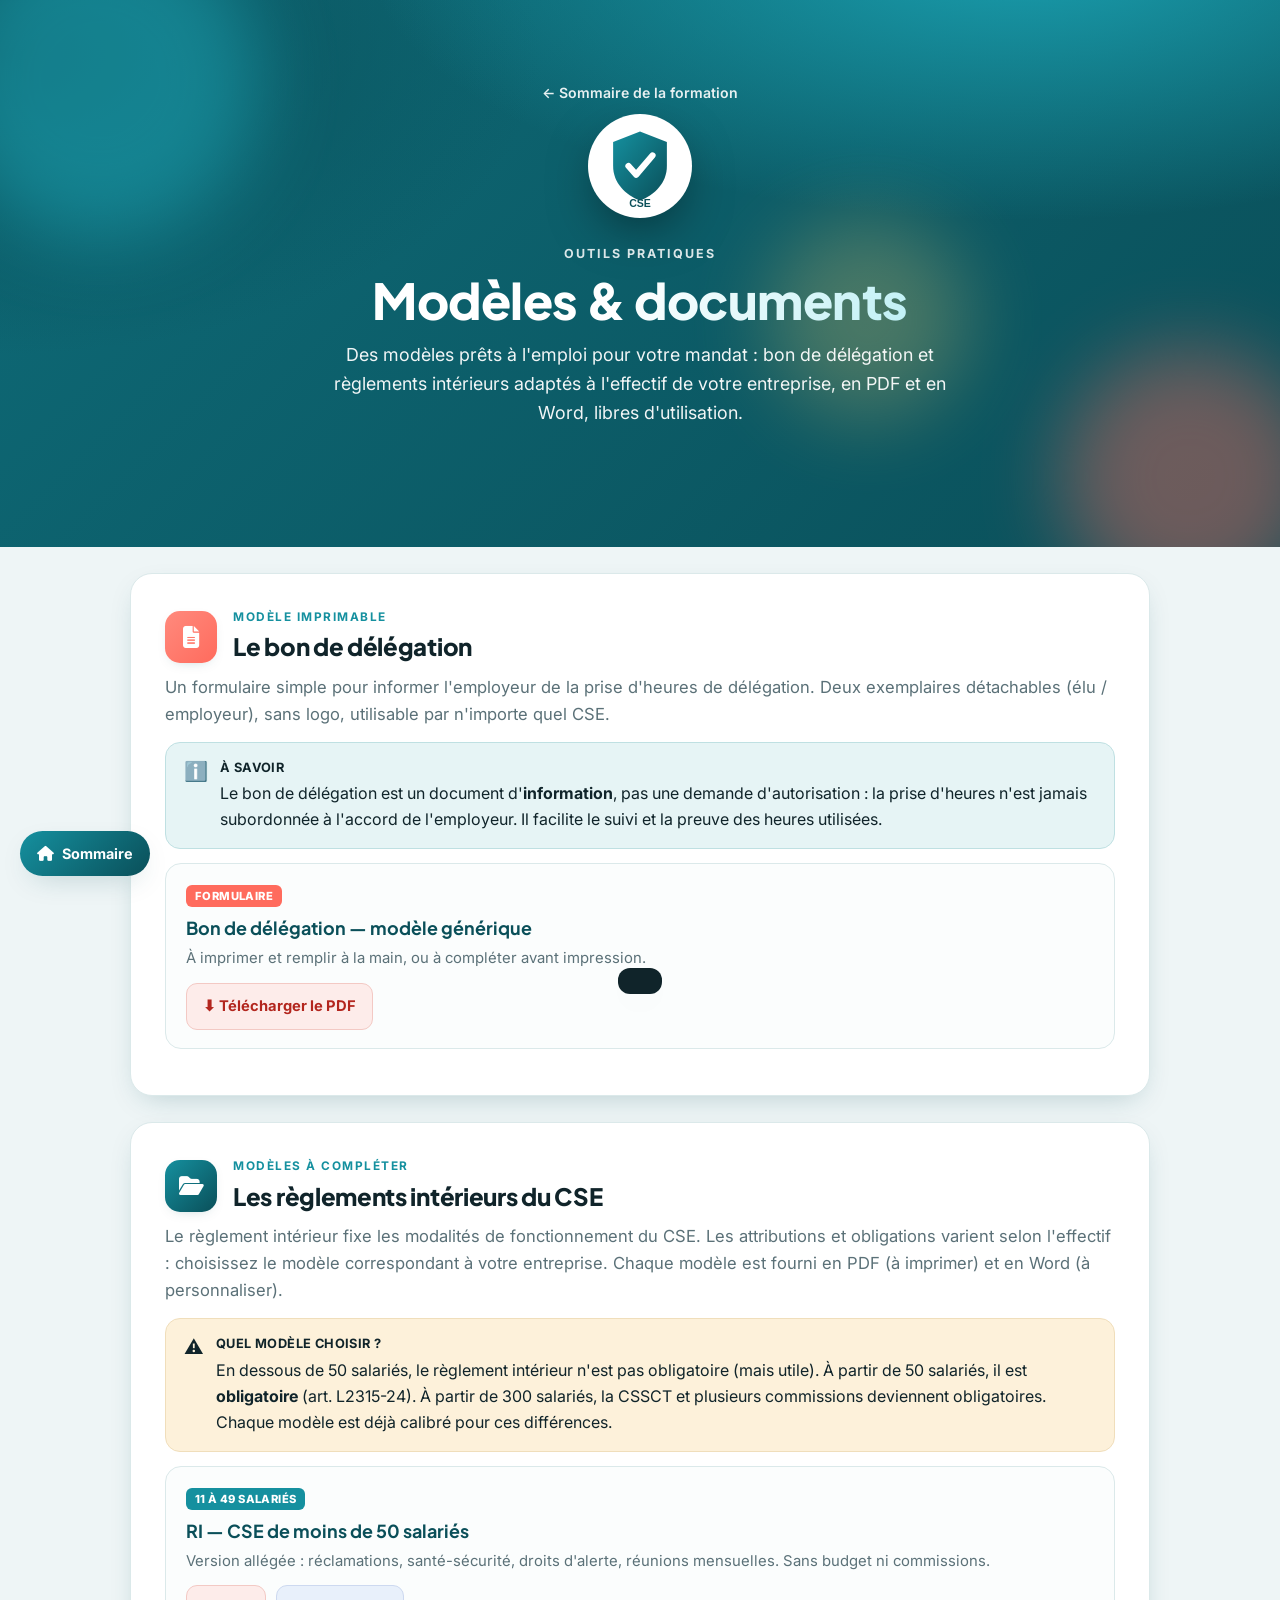
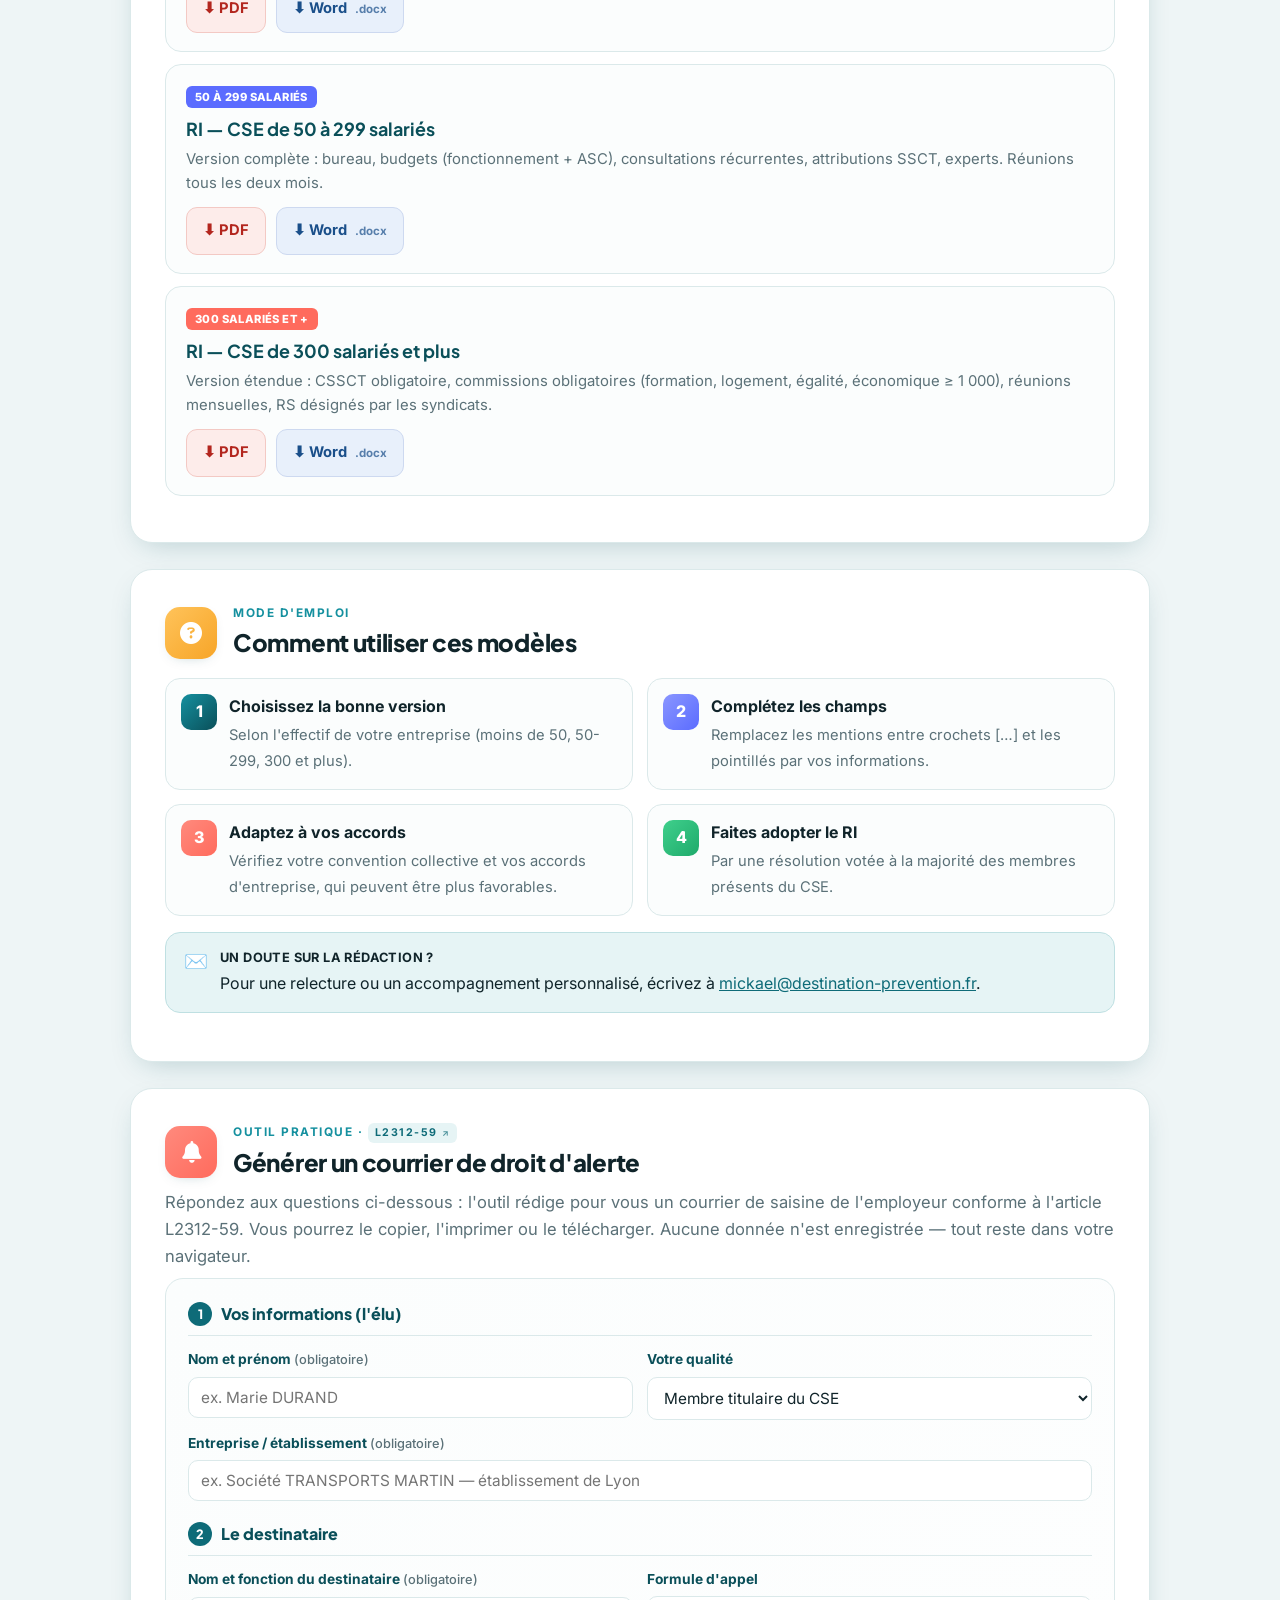
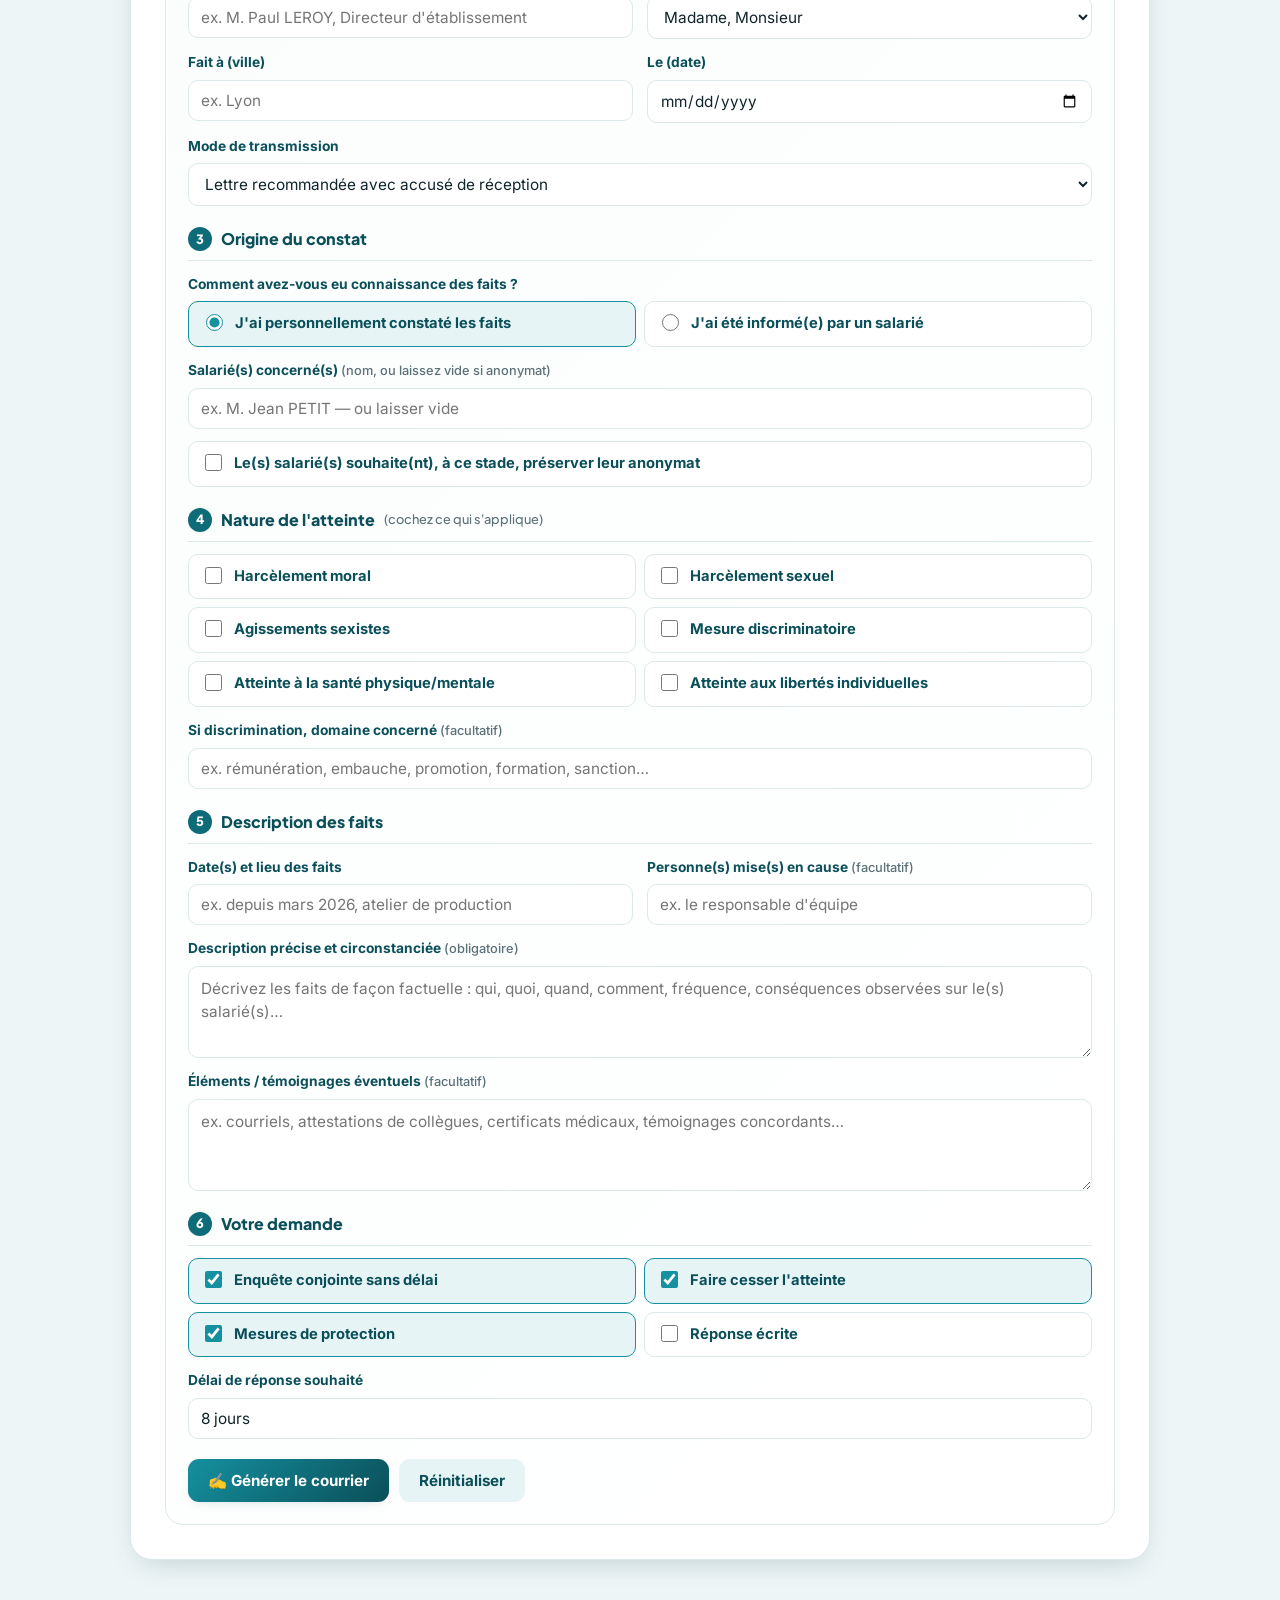
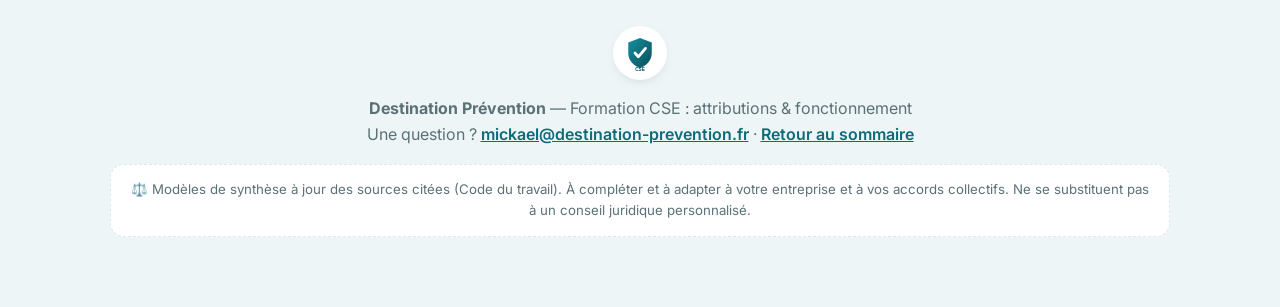
<file: modeles.html>
<!DOCTYPE html>
<html lang="fr">
<head>
<meta charset="UTF-8">
<meta name="viewport" content="width=device-width, initial-scale=1.0">
<meta name="robots" content="noindex,nofollow,noarchive">
<title>Modèles & documents téléchargeables — Formation CSE · Destination Prévention</title>
<link rel="icon" href="logo.svg">
<link rel="preconnect" href="https://fonts.googleapis.com">
<link rel="preconnect" href="https://fonts.gstatic.com" crossorigin>
<link href="https://fonts.googleapis.com/css2?family=Plus+Jakarta+Sans:wght@400;500;600;700;800&family=Inter:wght@400;500;600&display=swap" rel="stylesheet">
<link rel="stylesheet" href="styles.css">
<link rel="stylesheet" href="https://cdnjs.cloudflare.com/ajax/libs/font-awesome/6.5.2/css/all.min.css" referrerpolicy="no-referrer">
<style>
.dl{display:flex;flex-wrap:wrap;gap:10px;margin-top:12px}
.dl a{display:inline-flex;align-items:center;gap:8px;text-decoration:none;font-weight:700;font-size:.92rem;border-radius:11px;padding:11px 16px;transition:.18s;border:1px solid var(--line)}
.dl a.pdf{background:#fdecea;color:#b3261e;border-color:#f3c9c4}
.dl a.word{background:#e8f0fb;color:#1a4f8a;border-color:#cdd9f0}
.dl a:hover{transform:translateY(-2px);box-shadow:var(--shadow-sm)}
.dl a .x{font-size:.72rem;opacity:.7}
.docrow{border:1px solid var(--line);border-radius:16px;padding:18px 20px;margin:12px 0;background:#fbfdfd}
.docrow h3{margin:0 0 4px;color:var(--teal-d);font-size:1.12rem}
.docrow p{margin:0;color:var(--muted);font-size:.93rem}
.pill{display:inline-block;font-size:.7rem;font-weight:800;letter-spacing:.4px;text-transform:uppercase;color:#fff;border-radius:6px;padding:2px 9px;margin-bottom:6px}
.pill.a{background:var(--teal-2)} .pill.b{background:var(--indigo)} .pill.c{background:var(--coral)}
</style>
</head>
<body>
<div id="progress"></div>

<nav class="bar" id="nav">
  <div class="wrap">
    <a class="lg" href="index.html"><img class="mark" src="logo.svg" alt=""> Formation CSE</a>
    <div class="links">
      <a href="#bon">Bon de délégation</a>
      <a href="#ri">Règlements intérieurs</a>
      <a href="#generateur">Courrier d'alerte</a>
      <a href="#aide">Mode d'emploi</a>
      <a href="index.html">Sommaire</a>
    </div>
  </div>
</nav>

<header class="hero">
  <div class="blob b1"></div><div class="blob b2"></div><div class="blob b3"></div>
  <div class="wrap">
    <div class="crumb"><a href="index.html">← Sommaire de la formation</a></div>
    <div class="logo-wrap"><img src="logo.svg" alt="Destination Prévention" style="width:96px;height:96px"></div>
    <span class="kick">Outils pratiques</span>
    <h1>Modèles &amp; <span class="hl">documents</span></h1>
    <p class="sub">Des modèles prêts à l'emploi pour votre mandat : bon de délégation et règlements intérieurs adaptés à l'effectif de votre entreprise, en PDF et en Word, libres d'utilisation.</p>
  </div>
</header>

<main class="wrap">

  <section id="bon">
    <div class="sec-head">
      <div class="sec-ico t-coral"><i class="fa-solid fa-file-lines"></i></div>
      <div><div class="kicker">Modèle imprimable</div><h2>Le bon de délégation</h2></div>
    </div>
    <p class="lead">Un formulaire simple pour informer l'employeur de la prise d'heures de délégation. Deux exemplaires détachables (élu / employeur), sans logo, utilisable par n'importe quel CSE.</p>
    <div class="note n-info"><span class="ni">ℹ️</span><div><span class="tag">À savoir</span><p>Le bon de délégation est un document d'<b>information</b>, pas une demande d'autorisation : la prise d'heures n'est jamais subordonnée à l'accord de l'employeur. Il facilite le suivi et la preuve des heures utilisées.</p></div></div>
    <div class="docrow">
      <span class="pill c">Formulaire</span>
      <h3>Bon de délégation — modèle générique</h3>
      <p>À imprimer et remplir à la main, ou à compléter avant impression.</p>
      <div class="dl"><a class="pdf" href="Bon_de_delegation_CSE.pdf" download>⬇ Télécharger le PDF</a></div>
    </div>
  </section>

  <section id="ri">
    <div class="sec-head">
      <div class="sec-ico t-teal"><i class="fa-solid fa-folder-open"></i></div>
      <div><div class="kicker">Modèles à compléter</div><h2>Les règlements intérieurs du CSE</h2></div>
    </div>
    <p class="lead">Le règlement intérieur fixe les modalités de fonctionnement du CSE. Les attributions et obligations varient selon l'effectif : choisissez le modèle correspondant à votre entreprise. Chaque modèle est fourni en PDF (à imprimer) et en Word (à personnaliser).</p>

    <div class="note n-warn"><span class="ni">⚠️</span><div><span class="tag">Quel modèle choisir ?</span><p>En dessous de 50 salariés, le règlement intérieur n'est pas obligatoire (mais utile). À partir de 50 salariés, il est <b>obligatoire</b> (art. L2315-24). À partir de 300 salariés, la CSSCT et plusieurs commissions deviennent obligatoires. Chaque modèle est déjà calibré pour ces différences.</p></div></div>

    <div class="docrow">
      <span class="pill a">11 à 49 salariés</span>
      <h3>RI — CSE de moins de 50 salariés</h3>
      <p>Version allégée : réclamations, santé-sécurité, droits d'alerte, réunions mensuelles. Sans budget ni commissions.</p>
      <div class="dl">
        <a class="pdf" href="RI_CSE_moins_de_50_salaries.pdf" download>⬇ PDF</a>
        <a class="word" href="RI_CSE_moins_de_50_salaries.docx" download>⬇ Word <span class="x">.docx</span></a>
      </div>
    </div>

    <div class="docrow">
      <span class="pill b">50 à 299 salariés</span>
      <h3>RI — CSE de 50 à 299 salariés</h3>
      <p>Version complète : bureau, budgets (fonctionnement + ASC), consultations récurrentes, attributions SSCT, experts. Réunions tous les deux mois.</p>
      <div class="dl">
        <a class="pdf" href="RI_CSE_50_a_299_salaries.pdf" download>⬇ PDF</a>
        <a class="word" href="RI_CSE_50_a_299_salaries.docx" download>⬇ Word <span class="x">.docx</span></a>
      </div>
    </div>

    <div class="docrow">
      <span class="pill c">300 salariés et +</span>
      <h3>RI — CSE de 300 salariés et plus</h3>
      <p>Version étendue : CSSCT obligatoire, commissions obligatoires (formation, logement, égalité, économique ≥ 1 000), réunions mensuelles, RS désignés par les syndicats.</p>
      <div class="dl">
        <a class="pdf" href="RI_CSE_300_salaries_et_plus.pdf" download>⬇ PDF</a>
        <a class="word" href="RI_CSE_300_salaries_et_plus.docx" download>⬇ Word <span class="x">.docx</span></a>
      </div>
    </div>
  </section>

  <section id="aide">
    <div class="sec-head">
      <div class="sec-ico t-amber"><i class="fa-solid fa-circle-question"></i></div>
      <div><div class="kicker">Mode d'emploi</div><h2>Comment utiliser ces modèles</h2></div>
    </div>
    <div class="feat">
      <div class="f"><div class="fi t-teal">1</div><div><b>Choisissez la bonne version</b><span>Selon l'effectif de votre entreprise (moins de 50, 50-299, 300 et plus).</span></div></div>
      <div class="f"><div class="fi t-indigo">2</div><div><b>Complétez les champs</b><span>Remplacez les mentions entre crochets […] et les pointillés par vos informations.</span></div></div>
      <div class="f"><div class="fi t-coral">3</div><div><b>Adaptez à vos accords</b><span>Vérifiez votre convention collective et vos accords d'entreprise, qui peuvent être plus favorables.</span></div></div>
      <div class="f"><div class="fi t-green">4</div><div><b>Faites adopter le RI</b><span>Par une résolution votée à la majorité des membres présents du CSE.</span></div></div>
    </div>
    <div class="note n-info"><span class="ni">✉️</span><div><span class="tag">Un doute sur la rédaction ?</span><p>Pour une relecture ou un accompagnement personnalisé, écrivez à <a href="mailto:mickael@destination-prevention.fr">mickael@destination-prevention.fr</a>.</p></div></div>
  </section>

  <!-- GÉNÉRATEUR DE COURRIER -->
  <section id="generateur">
    <div class="sec-head">
      <div class="sec-ico t-coral"><i class="fa-solid fa-bell"></i></div>
      <div><div class="kicker">Outil pratique · <a class="lf" href="https://www.legifrance.gouv.fr/codes/article_lc/LEGIARTI000038791189" target="_blank" rel="noopener">L2312-59</a></div><h2>Générer un courrier de droit d'alerte</h2></div>
    </div>
    <p class="lead">Répondez aux questions ci-dessous : l'outil rédige pour vous un courrier de saisine de l'employeur conforme à l'article L2312-59. Vous pourrez le copier, l'imprimer ou le télécharger. Aucune donnée n'est enregistrée — tout reste dans votre navigateur.</p>

    <div class="gen" id="gen">

      <div class="grp">
        <div class="grp-t"><span class="stepn">1</span> Vos informations (l'élu)</div>
        <div class="row">
          <div class="fld"><label for="g-nom">Nom et prénom <span class="hintl">(obligatoire)</span></label><input type="text" id="g-nom" placeholder="ex. Marie DURAND"></div>
          <div class="fld"><label for="g-qualite">Votre qualité</label>
            <select id="g-qualite">
              <option>Membre titulaire du CSE</option>
              <option>Membre suppléant du CSE</option>
              <option>Membre de la délégation du personnel au CSE</option>
              <option>Référent en matière de lutte contre le harcèlement sexuel et les agissements sexistes</option>
            </select>
          </div>
        </div>
        <div class="fld full"><label for="g-entreprise">Entreprise / établissement <span class="hintl">(obligatoire)</span></label><input type="text" id="g-entreprise" placeholder="ex. Société TRANSPORTS MARTIN — établissement de Lyon"></div>
      </div>

      <div class="grp">
        <div class="grp-t"><span class="stepn">2</span> Le destinataire</div>
        <div class="row">
          <div class="fld"><label for="g-dest">Nom et fonction du destinataire <span class="hintl">(obligatoire)</span></label><input type="text" id="g-dest" placeholder="ex. M. Paul LEROY, Directeur d'établissement"></div>
          <div class="fld"><label for="g-civ">Formule d'appel</label>
            <select id="g-civ"><option>Madame, Monsieur</option><option>Madame</option><option>Monsieur</option></select>
          </div>
        </div>
        <div class="row">
          <div class="fld"><label for="g-ville">Fait à (ville)</label><input type="text" id="g-ville" placeholder="ex. Lyon"></div>
          <div class="fld"><label for="g-date">Le (date)</label><input type="date" id="g-date"></div>
        </div>
        <div class="fld full"><label for="g-envoi">Mode de transmission</label>
          <select id="g-envoi">
            <option>Lettre recommandée avec accusé de réception</option>
            <option>Remise en main propre contre décharge</option>
            <option>Courriel avec accusé de réception</option>
          </select>
        </div>
      </div>

      <div class="grp">
        <div class="grp-t"><span class="stepn">3</span> Origine du constat</div>
        <div class="fld full"><label>Comment avez-vous eu connaissance des faits ?</label>
          <div class="radio-line">
            <label class="chk on"><input type="radio" name="g-origine" value="constat" checked> J'ai personnellement constaté les faits</label>
            <label class="chk"><input type="radio" name="g-origine" value="salarie"> J'ai été informé(e) par un salarié</label>
          </div>
        </div>
        <div class="fld full"><label for="g-salarie">Salarié(s) concerné(s) <span class="hintl">(nom, ou laissez vide si anonymat)</span></label><input type="text" id="g-salarie" placeholder="ex. M. Jean PETIT — ou laisser vide"></div>
        <label class="chk" id="g-anon-wrap"><input type="checkbox" id="g-anon"> Le(s) salarié(s) souhaite(nt), à ce stade, préserver leur anonymat</label>
      </div>

      <div class="grp">
        <div class="grp-t"><span class="stepn">4</span> Nature de l'atteinte <span class="hintl" style="font-weight:500">(cochez ce qui s'applique)</span></div>
        <div class="chk-grid" id="g-nature">
          <label class="chk"><input type="checkbox" value="de faits de harcèlement moral"> Harcèlement moral</label>
          <label class="chk"><input type="checkbox" value="de faits de harcèlement sexuel"> Harcèlement sexuel</label>
          <label class="chk"><input type="checkbox" value="d'agissements sexistes"> Agissements sexistes</label>
          <label class="chk"><input type="checkbox" value="d'une mesure discriminatoire"> Mesure discriminatoire</label>
          <label class="chk"><input type="checkbox" value="d'une atteinte à la santé physique ou mentale d'un ou plusieurs salariés"> Atteinte à la santé physique/mentale</label>
          <label class="chk"><input type="checkbox" value="d'une atteinte aux libertés individuelles"> Atteinte aux libertés individuelles</label>
        </div>
        <div class="fld full" style="margin-top:12px"><label for="g-disc">Si discrimination, domaine concerné <span class="hintl">(facultatif)</span></label><input type="text" id="g-disc" placeholder="ex. rémunération, embauche, promotion, formation, sanction…"></div>
      </div>

      <div class="grp">
        <div class="grp-t"><span class="stepn">5</span> Description des faits</div>
        <div class="row">
          <div class="fld"><label for="g-quand">Date(s) et lieu des faits</label><input type="text" id="g-quand" placeholder="ex. depuis mars 2026, atelier de production"></div>
          <div class="fld"><label for="g-mis">Personne(s) mise(s) en cause <span class="hintl">(facultatif)</span></label><input type="text" id="g-mis" placeholder="ex. le responsable d'équipe"></div>
        </div>
        <div class="fld full"><label for="g-faits">Description précise et circonstanciée <span class="hintl">(obligatoire)</span></label><textarea id="g-faits" placeholder="Décrivez les faits de façon factuelle : qui, quoi, quand, comment, fréquence, conséquences observées sur le(s) salarié(s)…"></textarea></div>
        <div class="fld full"><label for="g-preuves">Éléments / témoignages éventuels <span class="hintl">(facultatif)</span></label><textarea id="g-preuves" placeholder="ex. courriels, attestations de collègues, certificats médicaux, témoignages concordants…"></textarea></div>
      </div>

      <div class="grp">
        <div class="grp-t"><span class="stepn">6</span> Votre demande</div>
        <div class="chk-grid">
          <label class="chk on"><input type="checkbox" class="g-dem" value="de procéder sans délai à une enquête conjointe, conformément à l'article L. 2312-59 du Code du travail" checked> Enquête conjointe sans délai</label>
          <label class="chk on"><input type="checkbox" class="g-dem" value="de prendre sans délai les mesures nécessaires pour faire cesser cette atteinte" checked> Faire cesser l'atteinte</label>
          <label class="chk on"><input type="checkbox" class="g-dem" value="de mettre en œuvre les mesures de protection nécessaires au bénéfice du ou des salariés concernés" checked> Mesures de protection</label>
          <label class="chk"><input type="checkbox" class="g-dem" value="de m'informer par écrit des suites données à la présente saisine"> Réponse écrite</label>
        </div>
        <div class="fld full" style="margin-top:12px"><label for="g-delai">Délai de réponse souhaité</label><input type="text" id="g-delai" value="8 jours"></div>
      </div>

      <div class="gen-actions">
        <button class="btn btn-primary" id="g-gen" type="button">✍ Générer le courrier</button>
        <button class="btn btn-ghost" id="g-reset" type="button">Réinitialiser</button>
      </div>
    </div>

    <div class="gen-out" id="gen-out">
      <h3 class="sub">Votre courrier</h3>
      <div class="letter" id="print-area"></div>
      <div class="gen-actions">
        <button class="btn btn-primary" id="g-copy" type="button">📋 Copier le texte</button>
        <button class="btn btn-ghost" id="g-word" type="button">📄 Word (.doc)</button>
        <button class="btn btn-ghost" id="g-print" type="button">🖨 Imprimer / PDF</button>
        <button class="btn btn-ghost" id="g-dl" type="button">⬇ Télécharger (.txt)</button>
      </div>
      <p class="gen-warn">⚠️ Ce courrier est un modèle généré automatiquement à partir de vos réponses. Relisez-le et adaptez-le à votre situation avant envoi. Conservez une preuve d'envoi (accusé de réception ou décharge). En cas de doute, contactez <a href="mailto:mickael@destination-prevention.fr">mickael@destination-prevention.fr</a>.</p>
    </div>
  </section>

</main>

<footer>
  <div class="fmark"><img src="logo.svg" alt="" style="width:42px;height:42px"></div>
  <p><b>Destination Prévention</b> — Formation CSE : attributions &amp; fonctionnement<br>
  Une question ? <a href="mailto:mickael@destination-prevention.fr">mickael@destination-prevention.fr</a> · <a href="index.html">Retour au sommaire</a></p>
  <div class="disc">⚖️ Modèles de synthèse à jour des sources citées (Code du travail). À compléter et à adapter à votre entreprise et à vos accords collectifs. Ne se substituent pas à un conseil juridique personnalisé.</div>
</footer>

<div id="toast"></div>
<button class="btt" id="btt" aria-label="Revenir en haut">↑</button>
<script src="app.js"></script>
<script>
(function(){
  var gen = document.getElementById('gen');
  if(!gen) return;
  var $ = function(id){ return document.getElementById(id); };

  // état visuel des cases / radios
  gen.querySelectorAll('.chk input').forEach(function(inp){
    function sync(){
      if(inp.type==='radio'){
        var grp = gen.querySelectorAll('input[name="'+inp.name+'"]');
        grp.forEach(function(r){ r.closest('.chk').classList.toggle('on', r.checked); });
      } else {
        inp.closest('.chk').classList.toggle('on', inp.checked);
      }
    }
    inp.addEventListener('change', sync); sync();
  });

  function frDate(v){
    var mois=['janvier','février','mars','avril','mai','juin','juillet','août','septembre','octobre','novembre','décembre'];
    var d = v ? new Date(v+'T00:00:00') : new Date();
    if(isNaN(d)) d=new Date();
    return d.getDate()+' '+mois[d.getMonth()]+' '+d.getFullYear();
  }
  function joinFr(arr){
    if(arr.length<=1) return arr.join('');
    return arr.slice(0,-1).join(', ')+' et '+arr[arr.length-1];
  }
  function flag(el,bad){ if(el) el.classList.toggle('err-field', !!bad); }

  function build(){
    var nom=$('g-nom').value.trim();
    var ent=$('g-entreprise').value.trim();
    var dest=$('g-dest').value.trim();
    var faits=$('g-faits').value.trim();
    // validation
    var miss=false;
    [['g-nom',nom],['g-entreprise',ent],['g-dest',dest],['g-faits',faits]].forEach(function(p){
      var bad=!p[1]; flag($(p[0]),bad); if(bad) miss=true;
    });
    var natures=[].slice.call(document.querySelectorAll('#g-nature input:checked')).map(function(i){return i.value;});
    var natWrap=document.getElementById('g-nature');
    if(!natures.length){ natWrap.style.outline='2px solid var(--red)'; natWrap.style.borderRadius='10px'; miss=true; }
    else { natWrap.style.outline='none'; }
    if(miss){
      alert('Merci de compléter les champs obligatoires (nom, entreprise, destinataire, description des faits) et de cocher au moins une nature d\'atteinte.');
      return null;
    }

    var qualite=$('g-qualite').value;
    var civ=$('g-civ').value;
    var ville=$('g-ville').value.trim();
    var date=frDate($('g-date').value);
    var envoi=$('g-envoi').value;
    var origine=(document.querySelector('input[name="g-origine"]:checked')||{}).value;
    var salarie=$('g-salarie').value.trim();
    var anon=$('g-anon').checked;
    var disc=$('g-disc').value.trim();
    var quand=$('g-quand').value.trim();
    var mis=$('g-mis').value.trim();
    var preuves=$('g-preuves').value.trim();
    var delai=$('g-delai').value.trim()||'8 jours';
    var demandes=[].slice.call(document.querySelectorAll('.g-dem:checked')).map(function(i){return i.value;});
    if(!demandes.length) demandes=["de procéder sans délai à une enquête conjointe, conformément à l'article L. 2312-59 du Code du travail"];

    var natTxt = joinFr(natures);
    if(disc) natTxt += " (domaine concerné : "+disc+")";

    var L=[];
    L.push(nom);
    L.push(qualite);
    L.push("Comité social et économique — "+ent);
    L.push("");
    L.push("À l'attention de "+dest);
    L.push("");
    L.push((ville?ville+', ':'')+"le "+date);
    L.push("");
    L.push(envoi);
    L.push("");
    L.push("Objet : Exercice du droit d'alerte pour atteinte aux droits des personnes (article L. 2312-59 du Code du travail)");
    L.push("");
    L.push(civ+",");
    L.push("");
    var qualL = qualite.charAt(0).toLowerCase()+qualite.slice(1);
    var intro="En ma qualité de "+qualL+" et en application de l'article L. 2312-59 du Code du travail, je vous saisis par la présente d'une atteinte aux droits des personnes constatée au sein de l'entreprise "+ent+".";
    L.push(intro);
    L.push("");
    var orig = (origine==='salarie')
      ? "J'ai été informé(e) par un salarié de l'entreprise des faits suivants :"
      : "J'ai personnellement constaté les faits suivants :";
    L.push(orig);
    L.push("");
    var bloc="";
    if(quand) bloc += "• Date(s) et lieu : "+quand+"\n";
    if(mis) bloc += "• Personne(s) mise(s) en cause : "+mis+"\n";
    bloc += "• Description : "+faits;
    if(preuves) bloc += "\n• Éléments à l'appui : "+preuves;
    L.push(bloc);
    L.push("");
    if(anon || !salarie){
      L.push("Le ou les salariés concernés souhaitent, à ce stade, préserver leur anonymat.");
    } else {
      L.push("Salarié(s) concerné(s) : "+salarie+".");
    }
    L.push("");
    L.push("La présente saisine porte sur l'existence "+natTxt+".");
    L.push("");
    L.push("Ces faits, qui ne sont justifiés ni par la nature de la tâche à accomplir ni proportionnés au but recherché, sont constitutifs d'une atteinte aux droits des personnes, à leur santé physique et mentale ou aux libertés individuelles, au sens de l'article L. 2312-59 du Code du travail.");
    L.push("");
    L.push("En conséquence, je vous demande de bien vouloir, sans délai :");
    demandes.forEach(function(d){ L.push("— "+d+" ;"); });
    L.push("");
    L.push("Je vous remercie de m'indiquer, dans un délai de "+delai+", les suites que vous entendez donner à la présente saisine.");
    L.push("");
    L.push("Je vous rappelle qu'à défaut de solution trouvée ensemble, ou en cas de divergence sur la réalité de cette atteinte, le conseil de prud'hommes pourra être saisi et statuera selon la procédure accélérée au fond (article L. 2312-59 du Code du travail).");
    L.push("");
    L.push("Je vous prie d'agréer, "+civ+", l'expression de mes salutations distinguées.");
    L.push("");
    L.push("");
    L.push(nom);
    L.push(qualite);
    L.push("Signature :");
    return L.join("\n");
  }

  function show(txt){
    $('print-area').textContent = txt;
    var out=$('gen-out'); out.classList.add('show');
    out.scrollIntoView({behavior:'smooth', block:'start'});
  }

  $('g-gen').addEventListener('click', function(){ var t=build(); if(t) show(t); });

  $('g-copy').addEventListener('click', function(){
    var t=$('print-area').textContent;
    if(navigator.clipboard){ navigator.clipboard.writeText(t); }
    var toast=document.getElementById('toast');
    if(toast){ toast.textContent='Courrier copié ✓'; toast.classList.add('show'); setTimeout(function(){toast.classList.remove('show');},1800); }
  });

  $('g-print').addEventListener('click', function(){ window.print(); });

  $('g-dl').addEventListener('click', function(){
    var t=$('print-area').textContent;
    var blob=new Blob([t],{type:'text/plain;charset=utf-8'});
    var a=document.createElement('a');
    a.href=URL.createObjectURL(blob);
    a.download='droit-alerte-L2312-59.txt';
    document.body.appendChild(a); a.click(); document.body.removeChild(a);
  });

  function esc(s){ return s.replace(/[&<>]/g,function(c){return {'&':'&amp;','<':'&lt;','>':'&gt;'}[c];}); }
  $('g-word').addEventListener('click', function(){
    var t=$('print-area').textContent;
    var corps = t.split('\n').map(function(l){
      return l.trim()==='' ? '<p style="margin:0 0 10pt">&nbsp;</p>'
                           : '<p style="margin:0 0 4pt">'+esc(l)+'</p>';
    }).join('');
    var doc = "<html xmlns:o='urn:schemas-microsoft-com:office:office' "
      + "xmlns:w='urn:schemas-microsoft-com:office:word' xmlns='http://www.w3.org/TR/REC-html40'>"
      + "<head><meta charset='utf-8'><title>Droit d'alerte L2312-59</title>"
      + "<!--[if gte mso 9]><xml><w:WordDocument><w:View>Print</w:View><w:Zoom>100</w:Zoom></w:WordDocument></xml><![endif]-->"
      + "<style>@page{size:A4;margin:2.5cm}body{font-family:Calibri,Arial,sans-serif;font-size:11pt;color:#000;line-height:1.4}</style>"
      + "</head><body>"+corps+"</body></html>";
    var blob=new Blob(['﻿', doc], {type:'application/msword'});
    var a=document.createElement('a');
    a.href=URL.createObjectURL(blob);
    a.download='droit-alerte-L2312-59.doc';
    document.body.appendChild(a); a.click(); document.body.removeChild(a);
    var toast=document.getElementById('toast');
    if(toast){ toast.textContent='Document Word téléchargé ✓'; toast.classList.add('show'); setTimeout(function(){toast.classList.remove('show');},1800); }
  });

  $('g-reset').addEventListener('click', function(){
    gen.querySelectorAll('input[type=text], input[type=date], textarea').forEach(function(i){ i.value=''; i.classList.remove('err-field'); });
    $('g-delai').value='8 jours';
    document.getElementById('g-nature').style.outline='none';
    $('gen-out').classList.remove('show');
  });
})();
</script>
</body>
</html>
</file>
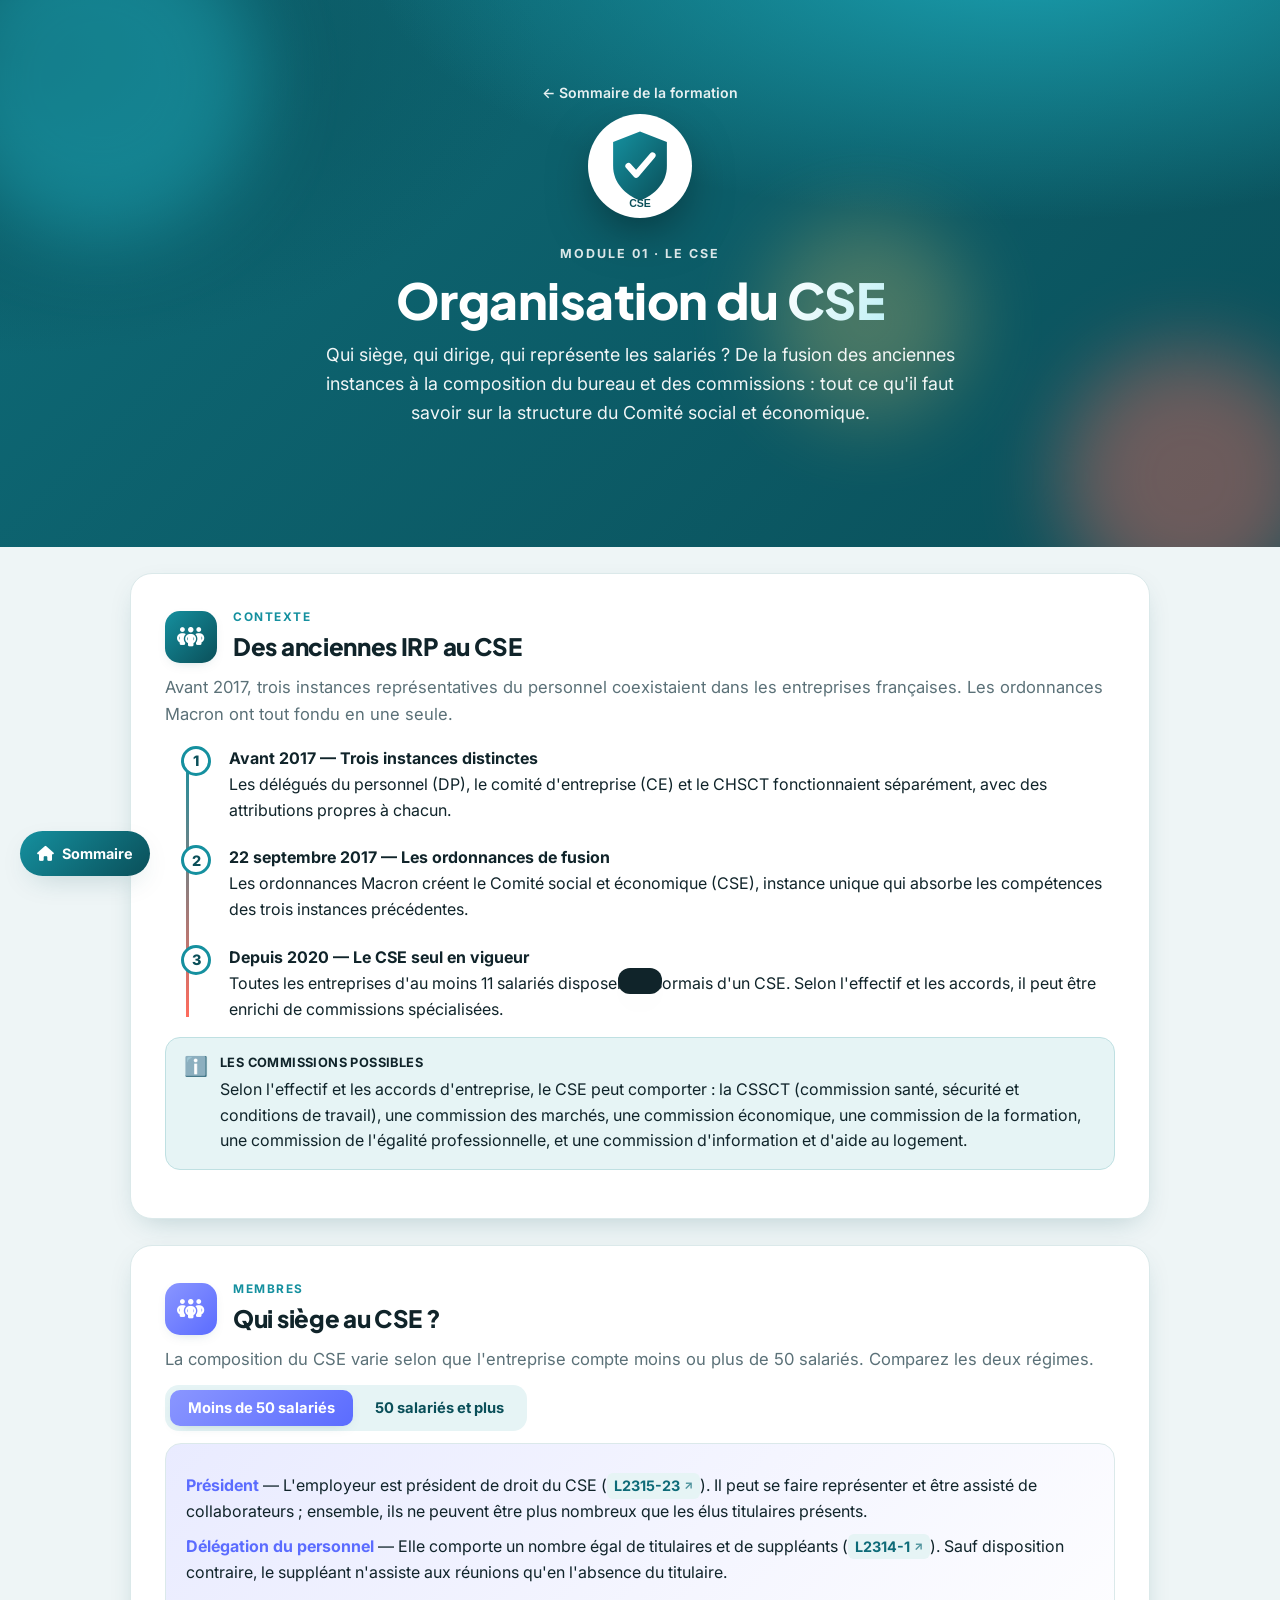
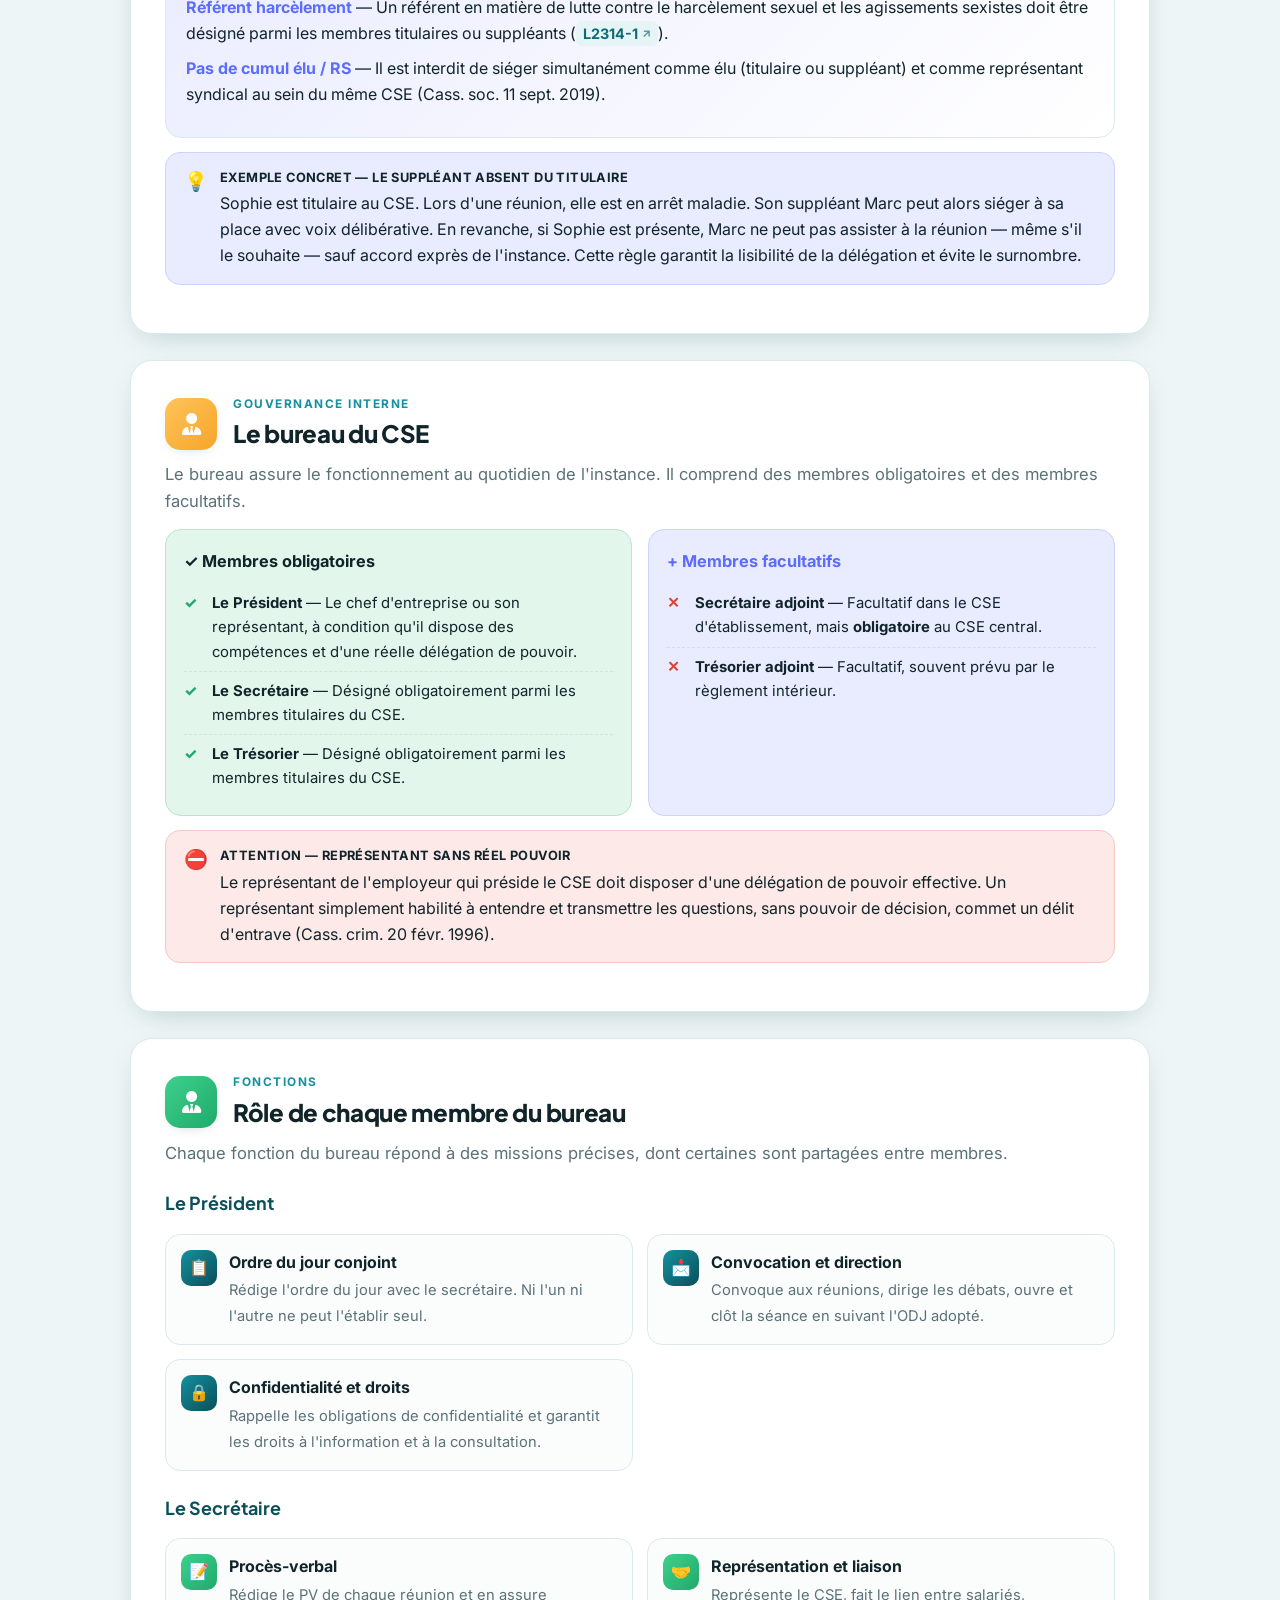
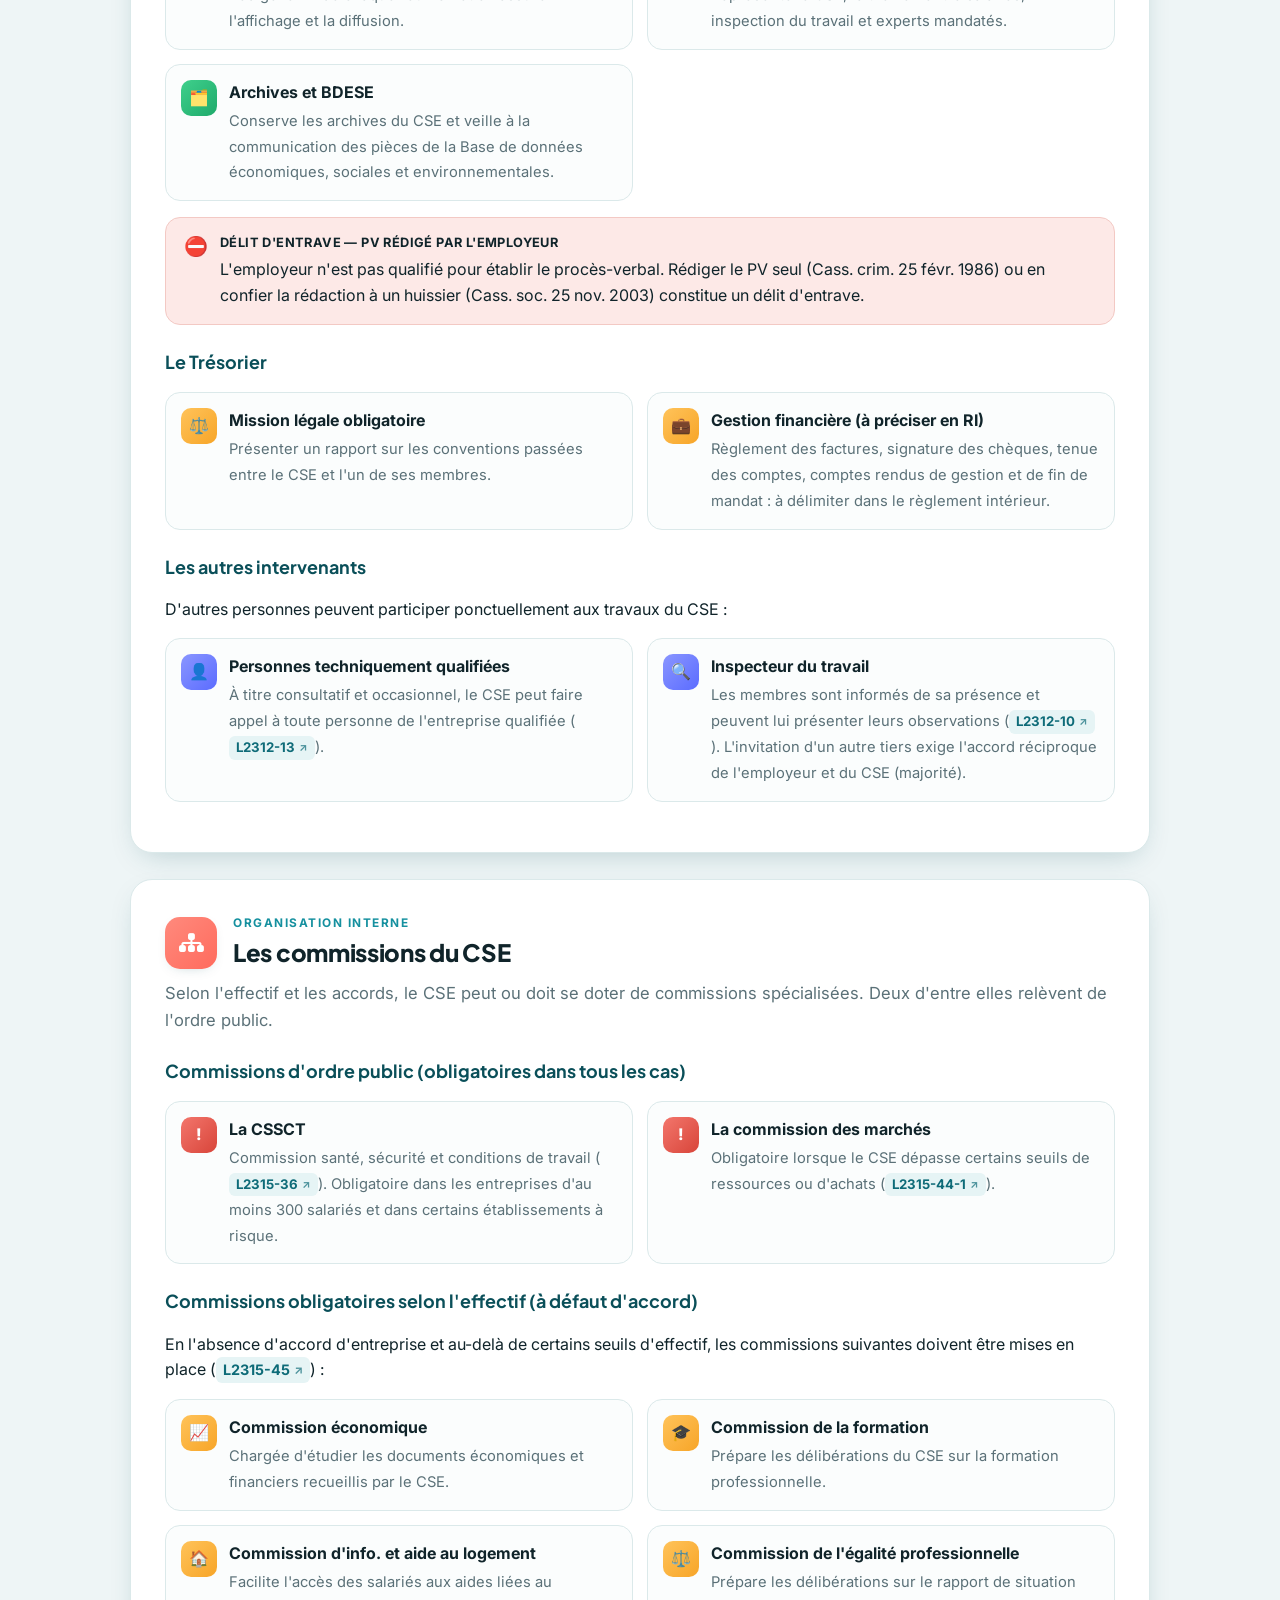
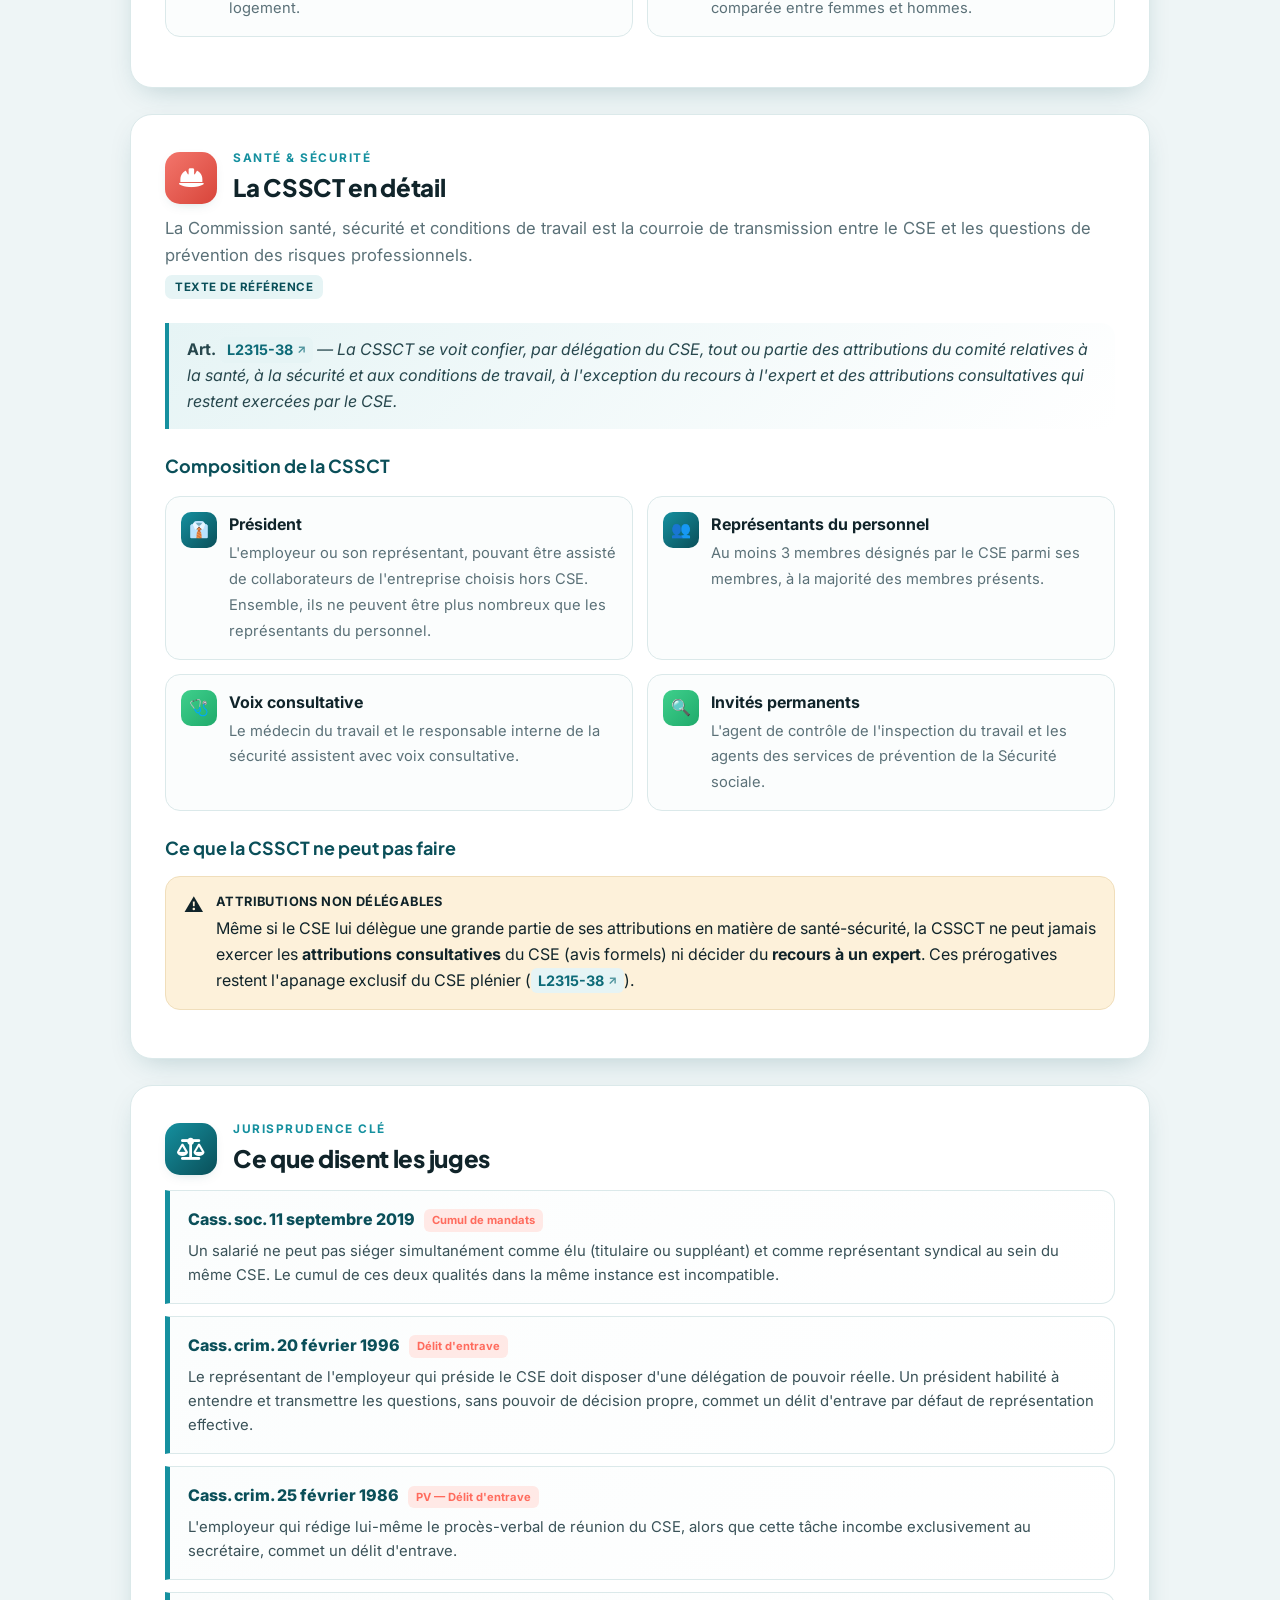
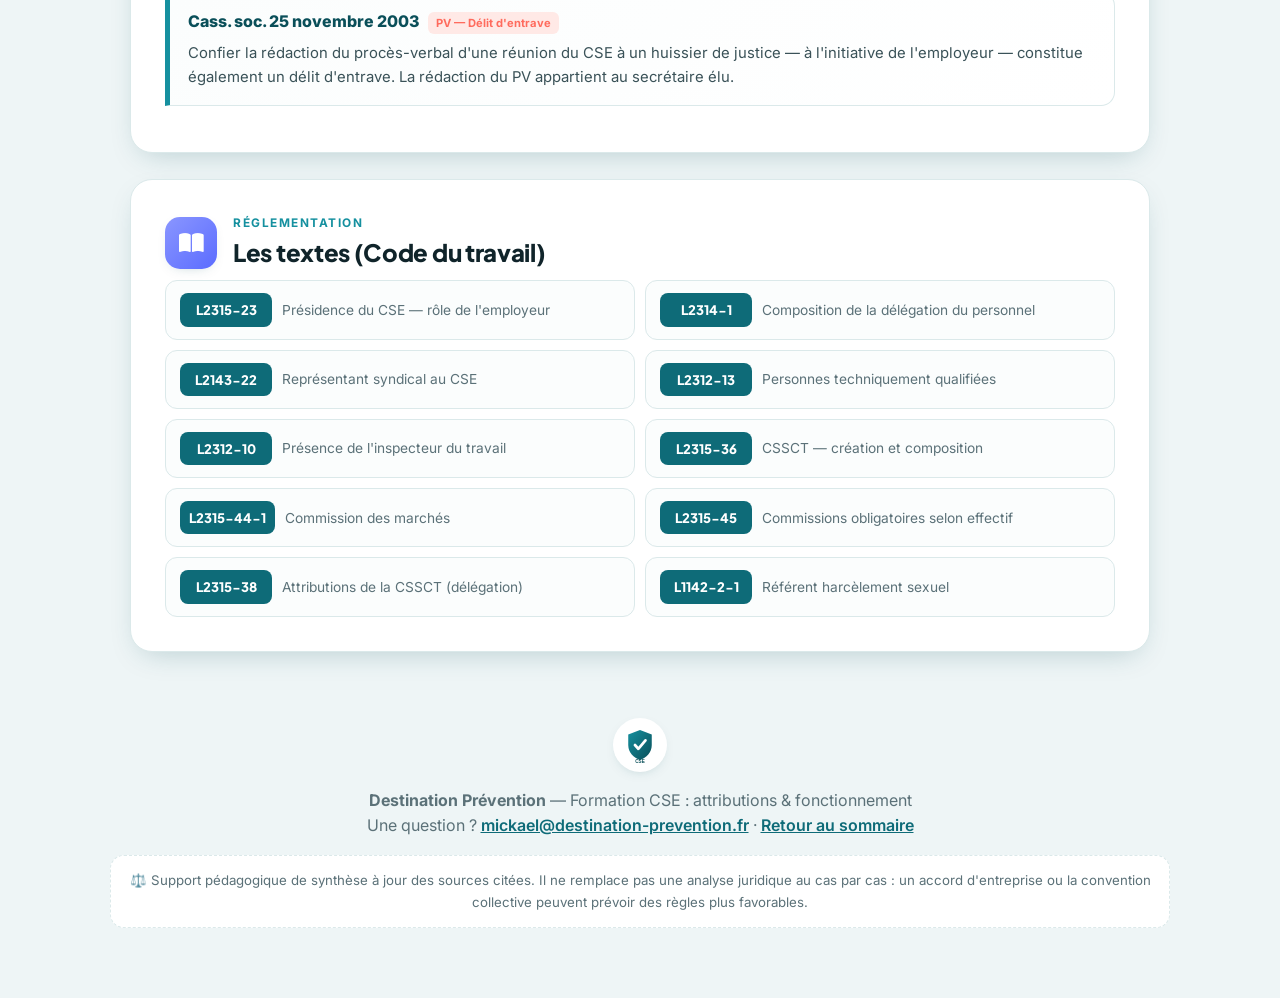
<file: organisation.html>
<!DOCTYPE html>
<html lang="fr">
<head>
<meta charset="UTF-8">
<meta name="viewport" content="width=device-width, initial-scale=1.0">
<title>Organisation du CSE — Formation CSE · Destination Prévention</title>
<link rel="icon" href="logo.svg">
<link rel="preconnect" href="https://fonts.googleapis.com">
<link rel="preconnect" href="https://fonts.gstatic.com" crossorigin>
<link href="https://fonts.googleapis.com/css2?family=Plus+Jakarta+Sans:wght@400;500;600;700;800&family=Inter:wght@400;500;600&display=swap" rel="stylesheet">
<link rel="stylesheet" href="styles.css">
<link rel="stylesheet" href="https://cdnjs.cloudflare.com/ajax/libs/font-awesome/6.5.2/css/all.min.css" referrerpolicy="no-referrer">
</head>
<body>
<div id="progress"></div>

<nav class="bar" id="nav">
  <div class="wrap">
    <a class="lg" href="index.html"><img class="mark" src="logo.svg" alt=""> Formation CSE</a>
    <div class="links">
      <a href="#historique">Historique</a>
      <a href="#composition">Composition</a>
      <a href="#bureau">Le bureau</a>
      <a href="#roles">Rôles</a>
      <a href="#commissions">Commissions</a>
      <a href="#cssct">CSSCT</a>
      <a href="#juri">Jurisprudence</a>
      <a href="#regl">Réglementation</a>
    </div>
  </div>
</nav>

<header class="hero">
  <div class="blob b1"></div><div class="blob b2"></div><div class="blob b3"></div>
  <div class="wrap">
    <div class="crumb"><a href="index.html">← Sommaire de la formation</a></div>
    <div class="logo-wrap"><img src="logo.svg" alt="Destination Prévention" style="width:96px;height:96px"></div>
    <span class="kick">Module 01 · Le CSE</span>
    <h1>Organisation du <span class="hl">CSE</span></h1>
    <p class="sub">Qui siège, qui dirige, qui représente les salariés ? De la fusion des anciennes instances à la composition du bureau et des commissions : tout ce qu'il faut savoir sur la structure du Comité social et économique.</p>
  </div>
</header>

<main class="wrap">

  <!-- ===== HISTORIQUE ===== -->
  <section id="historique">
    <div class="sec-head">
      <div class="sec-ico t-teal"><i class="fa-solid fa-people-group"></i></div>
      <div><div class="kicker">Contexte</div><h2>Des anciennes IRP au CSE</h2></div>
    </div>
    <p class="lead">Avant 2017, trois instances représentatives du personnel coexistaient dans les entreprises françaises. Les ordonnances Macron ont tout fondu en une seule.</p>
    <div class="tl">
      <div class="step">
        <div class="dot">1</div>
        <b>Avant 2017 — Trois instances distinctes</b>
        Les délégués du personnel (DP), le comité d'entreprise (CE) et le CHSCT fonctionnaient séparément, avec des attributions propres à chacun.
      </div>
      <div class="step">
        <div class="dot">2</div>
        <b>22 septembre 2017 — Les ordonnances de fusion</b>
        Les ordonnances Macron créent le Comité social et économique (CSE), instance unique qui absorbe les compétences des trois instances précédentes.
      </div>
      <div class="step">
        <div class="dot">3</div>
        <b>Depuis 2020 — Le CSE seul en vigueur</b>
        Toutes les entreprises d'au moins 11 salariés disposent désormais d'un CSE. Selon l'effectif et les accords, il peut être enrichi de commissions spécialisées.
      </div>
    </div>
    <div class="note n-info"><span class="ni">ℹ️</span><div><span class="tag">Les commissions possibles</span><p>Selon l'effectif et les accords d'entreprise, le CSE peut comporter : la CSSCT (commission santé, sécurité et conditions de travail), une commission des marchés, une commission économique, une commission de la formation, une commission de l'égalité professionnelle, et une commission d'information et d'aide au logement.</p></div></div>
  </section>

  <!-- ===== COMPOSITION ===== -->
  <section id="composition">
    <div class="sec-head">
      <div class="sec-ico t-indigo"><i class="fa-solid fa-people-group"></i></div>
      <div><div class="kicker">Membres</div><h2>Qui siège au CSE ?</h2></div>
    </div>
    <p class="lead">La composition du CSE varie selon que l'entreprise compte moins ou plus de 50 salariés. Comparez les deux régimes.</p>

    <div class="seg" data-group="compo">
      <button data-k="a" class="on">Moins de 50 salariés</button>
      <button data-k="b">50 salariés et plus</button>
    </div>

    <div class="panel a show" data-group="compo" data-k="a">
      <div class="kv"><b>Président</b> — L'employeur est président de droit du CSE (<a class="lf" href="https://www.legifrance.gouv.fr/codes/article_lc/LEGIARTI000035624835" target="_blank" rel="noopener">L2315-23</a>). Il peut se faire représenter et être assisté de collaborateurs ; ensemble, ils ne peuvent être plus nombreux que les élus titulaires présents.</div>
      <div class="kv"><b>Délégation du personnel</b> — Elle comporte un nombre égal de titulaires et de suppléants (<a class="lf" href="https://www.legifrance.gouv.fr/codes/article_lc/LEGIARTI000037389707" target="_blank" rel="noopener">L2314-1</a>). Sauf disposition contraire, le suppléant n'assiste aux réunions qu'en l'absence du titulaire.</div>
      <div class="kv"><b>Référent harcèlement</b> — Un référent en matière de lutte contre le harcèlement sexuel et les agissements sexistes doit être désigné parmi les membres titulaires ou suppléants (<a class="lf" href="https://www.legifrance.gouv.fr/codes/article_lc/LEGIARTI000037389707" target="_blank" rel="noopener">L2314-1</a>).</div>
      <div class="kv"><b>Pas de cumul élu / RS</b> — Il est interdit de siéger simultanément comme élu (titulaire ou suppléant) et comme représentant syndical au sein du même CSE (Cass. soc. 11 sept. 2019).</div>
    </div>

    <div class="panel b" data-group="compo" data-k="b">
      <div class="kv"><b>Président assisté de 3 collaborateurs max</b> — L'employeur préside le CSE et peut être assisté de trois collaborateurs au maximum (<a class="lf" href="https://www.legifrance.gouv.fr/codes/article_lc/LEGIARTI000035624835" target="_blank" rel="noopener">L2315-23</a>), contre un nombre non limité dans les entreprises de moins de 50 salariés.</div>
      <div class="kv"><b>Représentant syndical (RS)</b> — Chaque organisation syndicale représentative peut désigner un représentant syndical au CSE, choisi parmi le personnel (<a class="lf" href="https://www.legifrance.gouv.fr/codes/article_lc/LEGIARTI000035652997" target="_blank" rel="noopener">L2143-22</a>). Il assiste aux réunions avec voix consultative.</div>
      <div class="kv"><b>Délégué syndical = RS de droit (entreprises &lt; 300 sal.)</b> — Dans les entreprises de moins de 300 salariés, le délégué syndical est de droit représentant syndical au CSE, sans désignation expresse requise (<a class="lf" href="https://www.legifrance.gouv.fr/codes/article_lc/LEGIARTI000035652997" target="_blank" rel="noopener">L2143-22</a>).</div>
      <div class="kv"><b>Même règle pour les suppléants</b> — Le suppléant n'assiste aux réunions qu'en l'absence du titulaire, sauf disposition conventionnelle contraire.</div>
    </div>

    <div class="note n-ex"><span class="ni">💡</span><div><span class="tag">Exemple concret — le suppléant absent du titulaire</span><p>Sophie est titulaire au CSE. Lors d'une réunion, elle est en arrêt maladie. Son suppléant Marc peut alors siéger à sa place avec voix délibérative. En revanche, si Sophie est présente, Marc ne peut pas assister à la réunion — même s'il le souhaite — sauf accord exprès de l'instance. Cette règle garantit la lisibilité de la délégation et évite le surnombre.</p></div></div>
  </section>

  <!-- ===== BUREAU ===== -->
  <section id="bureau">
    <div class="sec-head">
      <div class="sec-ico t-amber"><i class="fa-solid fa-user-tie"></i></div>
      <div><div class="kicker">Gouvernance interne</div><h2>Le bureau du CSE</h2></div>
    </div>
    <p class="lead">Le bureau assure le fonctionnement au quotidien de l'instance. Il comprend des membres obligatoires et des membres facultatifs.</p>

    <div class="dd">
      <div class="col can">
        <h4>✓ Membres obligatoires</h4>
        <ul>
          <li><b>Le Président</b> — Le chef d'entreprise ou son représentant, à condition qu'il dispose des compétences et d'une réelle délégation de pouvoir.</li>
          <li><b>Le Secrétaire</b> — Désigné obligatoirement parmi les membres titulaires du CSE.</li>
          <li><b>Le Trésorier</b> — Désigné obligatoirement parmi les membres titulaires du CSE.</li>
        </ul>
      </div>
      <div class="col cant" style="background:var(--indigo-l);border-color:#cdd2ff">
        <h4 style="color:var(--indigo)">+ Membres facultatifs</h4>
        <ul>
          <li><b>Secrétaire adjoint</b> — Facultatif dans le CSE d'établissement, mais <b>obligatoire</b> au CSE central.</li>
          <li><b>Trésorier adjoint</b> — Facultatif, souvent prévu par le règlement intérieur.</li>
        </ul>
      </div>
    </div>

    <div class="note n-no"><span class="ni">⛔</span><div><span class="tag">Attention — représentant sans réel pouvoir</span><p>Le représentant de l'employeur qui préside le CSE doit disposer d'une délégation de pouvoir effective. Un représentant simplement habilité à entendre et transmettre les questions, sans pouvoir de décision, commet un délit d'entrave (Cass. crim. 20 févr. 1996).</p></div></div>
  </section>

  <!-- ===== RÔLES ===== -->
  <section id="roles">
    <div class="sec-head">
      <div class="sec-ico t-green"><i class="fa-solid fa-user-tie"></i></div>
      <div><div class="kicker">Fonctions</div><h2>Rôle de chaque membre du bureau</h2></div>
    </div>
    <p class="lead">Chaque fonction du bureau répond à des missions précises, dont certaines sont partagées entre membres.</p>

    <h3 class="sub">Le Président</h3>
    <div class="feat">
      <div class="f"><div class="fi t-teal">📋</div><div><b>Ordre du jour conjoint</b><span>Rédige l'ordre du jour avec le secrétaire. Ni l'un ni l'autre ne peut l'établir seul.</span></div></div>
      <div class="f"><div class="fi t-teal">📩</div><div><b>Convocation et direction</b><span>Convoque aux réunions, dirige les débats, ouvre et clôt la séance en suivant l'ODJ adopté.</span></div></div>
      <div class="f"><div class="fi t-teal">🔒</div><div><b>Confidentialité et droits</b><span>Rappelle les obligations de confidentialité et garantit les droits à l'information et à la consultation.</span></div></div>
    </div>

    <h3 class="sub">Le Secrétaire</h3>
    <div class="feat">
      <div class="f"><div class="fi t-green">📝</div><div><b>Procès-verbal</b><span>Rédige le PV de chaque réunion et en assure l'affichage et la diffusion.</span></div></div>
      <div class="f"><div class="fi t-green">🤝</div><div><b>Représentation et liaison</b><span>Représente le CSE, fait le lien entre salariés, inspection du travail et experts mandatés.</span></div></div>
      <div class="f"><div class="fi t-green">🗂️</div><div><b>Archives et BDESE</b><span>Conserve les archives du CSE et veille à la communication des pièces de la Base de données économiques, sociales et environnementales.</span></div></div>
    </div>
    <div class="note n-no"><span class="ni">⛔</span><div><span class="tag">Délit d'entrave — PV rédigé par l'employeur</span><p>L'employeur n'est pas qualifié pour établir le procès-verbal. Rédiger le PV seul (Cass. crim. 25 févr. 1986) ou en confier la rédaction à un huissier (Cass. soc. 25 nov. 2003) constitue un délit d'entrave.</p></div></div>

    <h3 class="sub">Le Trésorier</h3>
    <div class="feat">
      <div class="f"><div class="fi t-amber">⚖️</div><div><b>Mission légale obligatoire</b><span>Présenter un rapport sur les conventions passées entre le CSE et l'un de ses membres.</span></div></div>
      <div class="f"><div class="fi t-amber">💼</div><div><b>Gestion financière (à préciser en RI)</b><span>Règlement des factures, signature des chèques, tenue des comptes, comptes rendus de gestion et de fin de mandat : à délimiter dans le règlement intérieur.</span></div></div>
    </div>

    <h3 class="sub">Les autres intervenants</h3>
    <p>D'autres personnes peuvent participer ponctuellement aux travaux du CSE :</p>
    <div class="feat">
      <div class="f"><div class="fi t-indigo">👤</div><div><b>Personnes techniquement qualifiées</b><span>À titre consultatif et occasionnel, le CSE peut faire appel à toute personne de l'entreprise qualifiée (<a class="lf" href="https://www.legifrance.gouv.fr/codes/article_lc/LEGIARTI000035609774" target="_blank" rel="noopener">L2312-13</a>).</span></div></div>
      <div class="f"><div class="fi t-indigo">🔍</div><div><b>Inspecteur du travail</b><span>Les membres sont informés de sa présence et peuvent lui présenter leurs observations (<a class="lf" href="https://www.legifrance.gouv.fr/codes/article_lc/LEGIARTI000035609538" target="_blank" rel="noopener">L2312-10</a>). L'invitation d'un autre tiers exige l'accord réciproque de l'employeur et du CSE (majorité).</span></div></div>
    </div>
  </section>

  <!-- ===== COMMISSIONS ===== -->
  <section id="commissions">
    <div class="sec-head">
      <div class="sec-ico t-coral"><i class="fa-solid fa-sitemap"></i></div>
      <div><div class="kicker">Organisation interne</div><h2>Les commissions du CSE</h2></div>
    </div>
    <p class="lead">Selon l'effectif et les accords, le CSE peut ou doit se doter de commissions spécialisées. Deux d'entre elles relèvent de l'ordre public.</p>

    <h3 class="sub">Commissions d'ordre public (obligatoires dans tous les cas)</h3>
    <div class="feat">
      <div class="f"><div class="fi t-red">!</div><div><b>La CSSCT</b><span>Commission santé, sécurité et conditions de travail (<a class="lf" href="https://www.legifrance.gouv.fr/codes/article_lc/LEGIARTI000035626455" target="_blank" rel="noopener">L2315-36</a>). Obligatoire dans les entreprises d'au moins 300 salariés et dans certains établissements à risque.</span></div></div>
      <div class="f"><div class="fi t-red">!</div><div><b>La commission des marchés</b><span>Obligatoire lorsque le CSE dépasse certains seuils de ressources ou d'achats (<a class="lf" href="https://www.legifrance.gouv.fr/codes/article_lc/LEGIARTI000036760263" target="_blank" rel="noopener">L2315-44-1</a>).</span></div></div>
    </div>

    <h3 class="sub">Commissions obligatoires selon l'effectif (à défaut d'accord)</h3>
    <p>En l'absence d'accord d'entreprise et au-delà de certains seuils d'effectif, les commissions suivantes doivent être mises en place (<a class="lf" href="https://www.legifrance.gouv.fr/codes/article_lc/LEGIARTI000036262551" target="_blank" rel="noopener">L2315-45</a>) :</p>
    <div class="feat">
      <div class="f"><div class="fi t-amber">📈</div><div><b>Commission économique</b><span>Chargée d'étudier les documents économiques et financiers recueillis par le CSE.</span></div></div>
      <div class="f"><div class="fi t-amber">🎓</div><div><b>Commission de la formation</b><span>Prépare les délibérations du CSE sur la formation professionnelle.</span></div></div>
      <div class="f"><div class="fi t-amber">🏠</div><div><b>Commission d'info. et aide au logement</b><span>Facilite l'accès des salariés aux aides liées au logement.</span></div></div>
      <div class="f"><div class="fi t-amber">⚖️</div><div><b>Commission de l'égalité professionnelle</b><span>Prépare les délibérations sur le rapport de situation comparée entre femmes et hommes.</span></div></div>
    </div>
  </section>

  <!-- ===== CSSCT ===== -->
  <section id="cssct">
    <div class="sec-head">
      <div class="sec-ico t-red"><i class="fa-solid fa-helmet-safety"></i></div>
      <div><div class="kicker">Santé &amp; sécurité</div><h2>La CSSCT en détail</h2></div>
    </div>
    <p class="lead">La Commission santé, sécurité et conditions de travail est la courroie de transmission entre le CSE et les questions de prévention des risques professionnels.</p>

    <span class="chips-law">Texte de référence</span>
    <blockquote class="art"><b>Art. <a class="lf" href="https://www.legifrance.gouv.fr/codes/article_lc/LEGIARTI000035626459" target="_blank" rel="noopener">L2315-38</a></b> — La CSSCT se voit confier, par délégation du CSE, tout ou partie des attributions du comité relatives à la santé, à la sécurité et aux conditions de travail, à l'exception du recours à l'expert et des attributions consultatives qui restent exercées par le CSE.</blockquote>

    <h3 class="sub">Composition de la CSSCT</h3>
    <div class="feat">
      <div class="f"><div class="fi t-teal">👔</div><div><b>Président</b><span>L'employeur ou son représentant, pouvant être assisté de collaborateurs de l'entreprise choisis hors CSE. Ensemble, ils ne peuvent être plus nombreux que les représentants du personnel.</span></div></div>
      <div class="f"><div class="fi t-teal">👥</div><div><b>Représentants du personnel</b><span>Au moins 3 membres désignés par le CSE parmi ses membres, à la majorité des membres présents.</span></div></div>
      <div class="f"><div class="fi t-green">🩺</div><div><b>Voix consultative</b><span>Le médecin du travail et le responsable interne de la sécurité assistent avec voix consultative.</span></div></div>
      <div class="f"><div class="fi t-green">🔍</div><div><b>Invités permanents</b><span>L'agent de contrôle de l'inspection du travail et les agents des services de prévention de la Sécurité sociale.</span></div></div>
    </div>

    <h3 class="sub">Ce que la CSSCT ne peut pas faire</h3>
    <div class="note n-warn"><span class="ni">⚠️</span><div><span class="tag">Attributions non délégables</span><p>Même si le CSE lui délègue une grande partie de ses attributions en matière de santé-sécurité, la CSSCT ne peut jamais exercer les <b>attributions consultatives</b> du CSE (avis formels) ni décider du <b>recours à un expert</b>. Ces prérogatives restent l'apanage exclusif du CSE plénier (<a class="lf" href="https://www.legifrance.gouv.fr/codes/article_lc/LEGIARTI000035626459" target="_blank" rel="noopener">L2315-38</a>).</p></div></div>
  </section>

  <!-- ===== JURISPRUDENCE ===== -->
  <section id="juri">
    <div class="sec-head">
      <div class="sec-ico t-teal"><i class="fa-solid fa-scale-balanced"></i></div>
      <div><div class="kicker">Jurisprudence clé</div><h2>Ce que disent les juges</h2></div>
    </div>

    <div class="juri">
      <div class="jt">Cass. soc. 11 septembre 2019 <span class="jp">Cumul de mandats</span></div>
      <p>Un salarié ne peut pas siéger simultanément comme élu (titulaire ou suppléant) et comme représentant syndical au sein du même CSE. Le cumul de ces deux qualités dans la même instance est incompatible.</p>
    </div>

    <div class="juri">
      <div class="jt">Cass. crim. 20 février 1996 <span class="jp">Délit d'entrave</span></div>
      <p>Le représentant de l'employeur qui préside le CSE doit disposer d'une délégation de pouvoir réelle. Un président habilité à entendre et transmettre les questions, sans pouvoir de décision propre, commet un délit d'entrave par défaut de représentation effective.</p>
    </div>

    <div class="juri">
      <div class="jt">Cass. crim. 25 février 1986 <span class="jp">PV — Délit d'entrave</span></div>
      <p>L'employeur qui rédige lui-même le procès-verbal de réunion du CSE, alors que cette tâche incombe exclusivement au secrétaire, commet un délit d'entrave.</p>
    </div>

    <div class="juri">
      <div class="jt">Cass. soc. 25 novembre 2003 <span class="jp">PV — Délit d'entrave</span></div>
      <p>Confier la rédaction du procès-verbal d'une réunion du CSE à un huissier de justice — à l'initiative de l'employeur — constitue également un délit d'entrave. La rédaction du PV appartient au secrétaire élu.</p>
    </div>
  </section>

  <!-- ===== RÉGLEMENTATION ===== -->
  <section id="regl">
    <div class="sec-head">
      <div class="sec-ico t-indigo"><i class="fa-solid fa-book-open"></i></div>
      <div><div class="kicker">Réglementation</div><h2>Les textes (Code du travail)</h2></div>
    </div>
    <div class="regl">
      <a href="https://www.legifrance.gouv.fr/codes/article_lc/LEGIARTI000035624835" target="_blank" rel="noopener"><span class="code">L2315-23</span><span>Présidence du CSE — rôle de l'employeur</span></a>
      <a href="https://www.legifrance.gouv.fr/codes/article_lc/LEGIARTI000037389707" target="_blank" rel="noopener"><span class="code">L2314-1</span><span>Composition de la délégation du personnel</span></a>
      <a href="https://www.legifrance.gouv.fr/codes/article_lc/LEGIARTI000035652997" target="_blank" rel="noopener"><span class="code">L2143-22</span><span>Représentant syndical au CSE</span></a>
      <a href="https://www.legifrance.gouv.fr/codes/article_lc/LEGIARTI000035609774" target="_blank" rel="noopener"><span class="code">L2312-13</span><span>Personnes techniquement qualifiées</span></a>
      <a href="https://www.legifrance.gouv.fr/codes/article_lc/LEGIARTI000035609538" target="_blank" rel="noopener"><span class="code">L2312-10</span><span>Présence de l'inspecteur du travail</span></a>
      <a href="https://www.legifrance.gouv.fr/codes/article_lc/LEGIARTI000035626455" target="_blank" rel="noopener"><span class="code">L2315-36</span><span>CSSCT — création et composition</span></a>
      <a href="https://www.legifrance.gouv.fr/codes/article_lc/LEGIARTI000036760263" target="_blank" rel="noopener"><span class="code">L2315-44-1</span><span>Commission des marchés</span></a>
      <a href="https://www.legifrance.gouv.fr/codes/article_lc/LEGIARTI000036262551" target="_blank" rel="noopener"><span class="code">L2315-45</span><span>Commissions obligatoires selon effectif</span></a>
      <a href="https://www.legifrance.gouv.fr/codes/article_lc/LEGIARTI000035626459" target="_blank" rel="noopener"><span class="code">L2315-38</span><span>Attributions de la CSSCT (délégation)</span></a>
      <a href="https://www.legifrance.gouv.fr/codes/article_lc/LEGIARTI000031072447" target="_blank" rel="noopener"><span class="code">L1142-2-1</span><span>Référent harcèlement sexuel</span></a>
    </div>
  </section>

</main>

<footer>
  <div class="fmark"><img src="logo.svg" alt="" style="width:42px;height:42px"></div>
  <p><b>Destination Prévention</b> — Formation CSE : attributions &amp; fonctionnement<br>
  Une question ? <a href="mailto:mickael@destination-prevention.fr">mickael@destination-prevention.fr</a> · <a href="index.html">Retour au sommaire</a></p>
  <div class="disc">⚖️ Support pédagogique de synthèse à jour des sources citées. Il ne remplace pas une analyse juridique au cas par cas : un accord d'entreprise ou la convention collective peuvent prévoir des règles plus favorables.</div>
</footer>

<div id="toast"></div>
<button class="btt" id="btt" aria-label="Revenir en haut">↑</button>
<script src="app.js"></script>
</body>
</html>
</file>
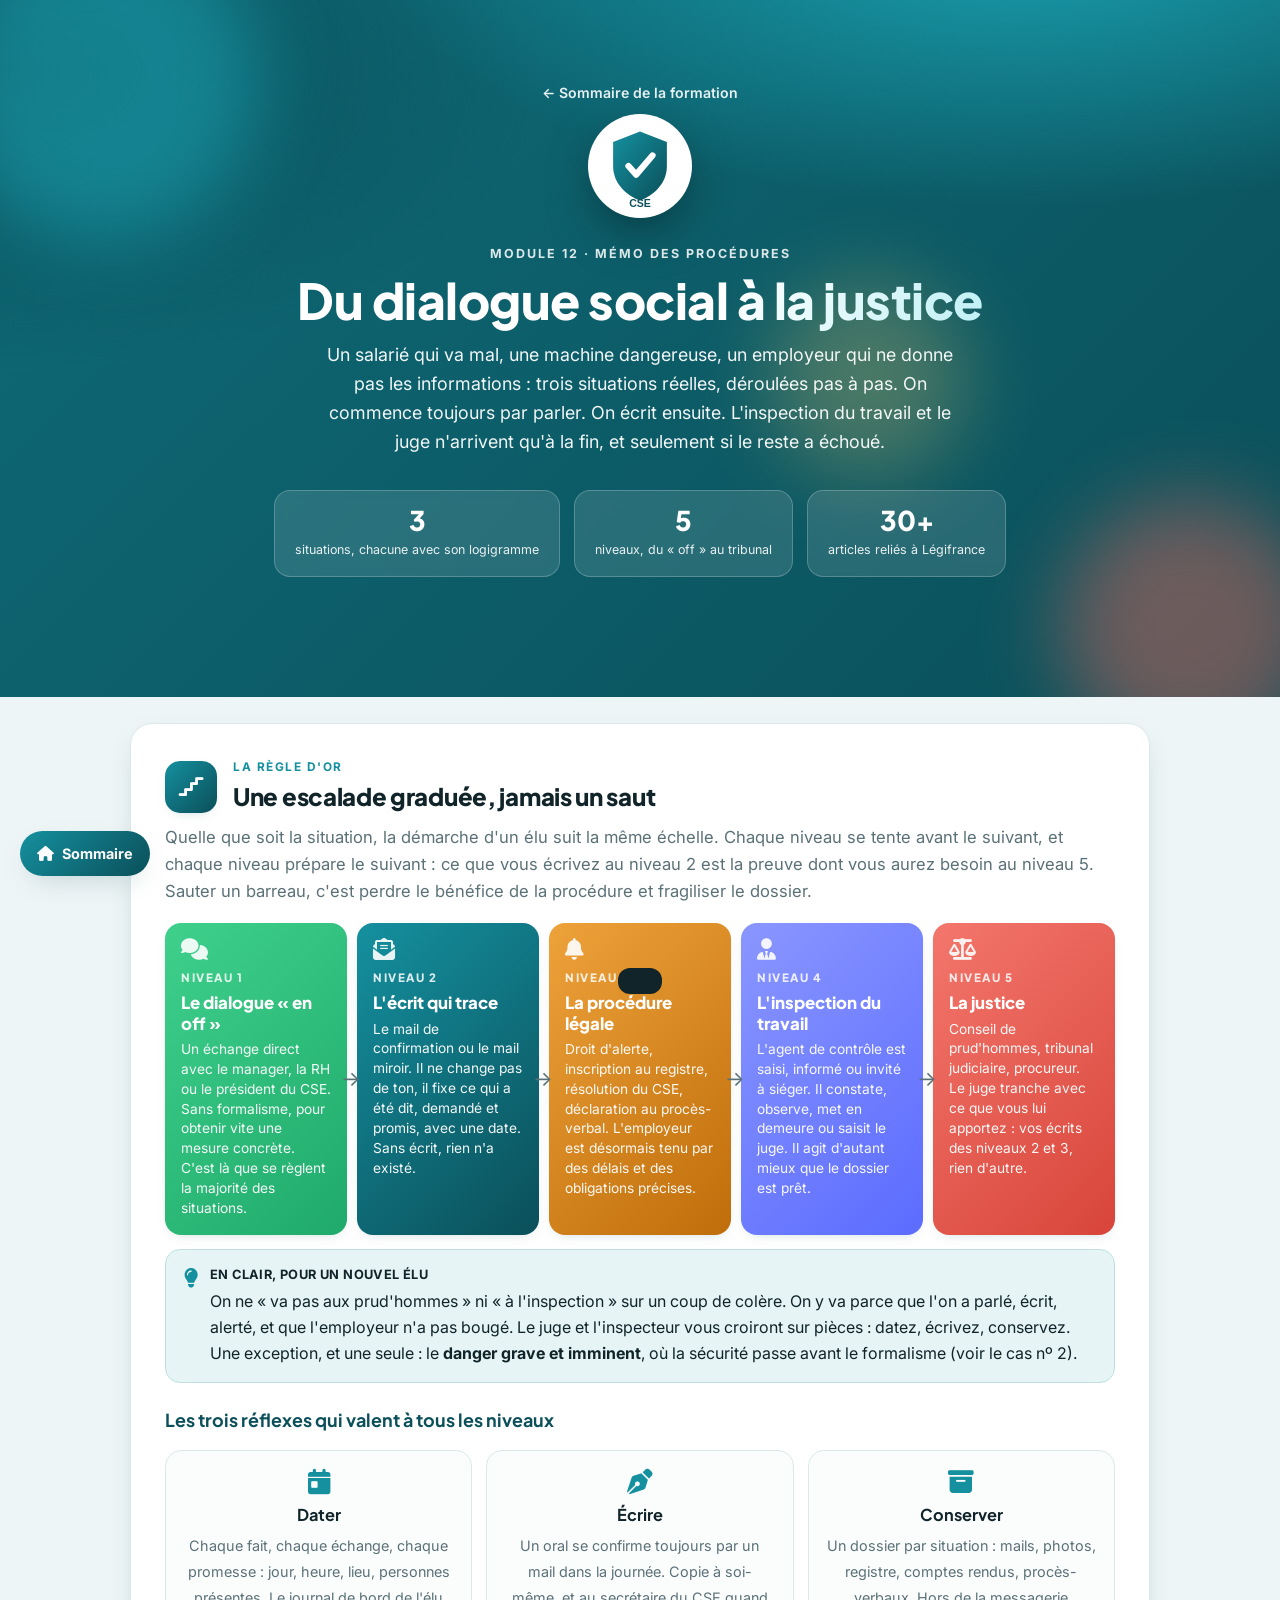
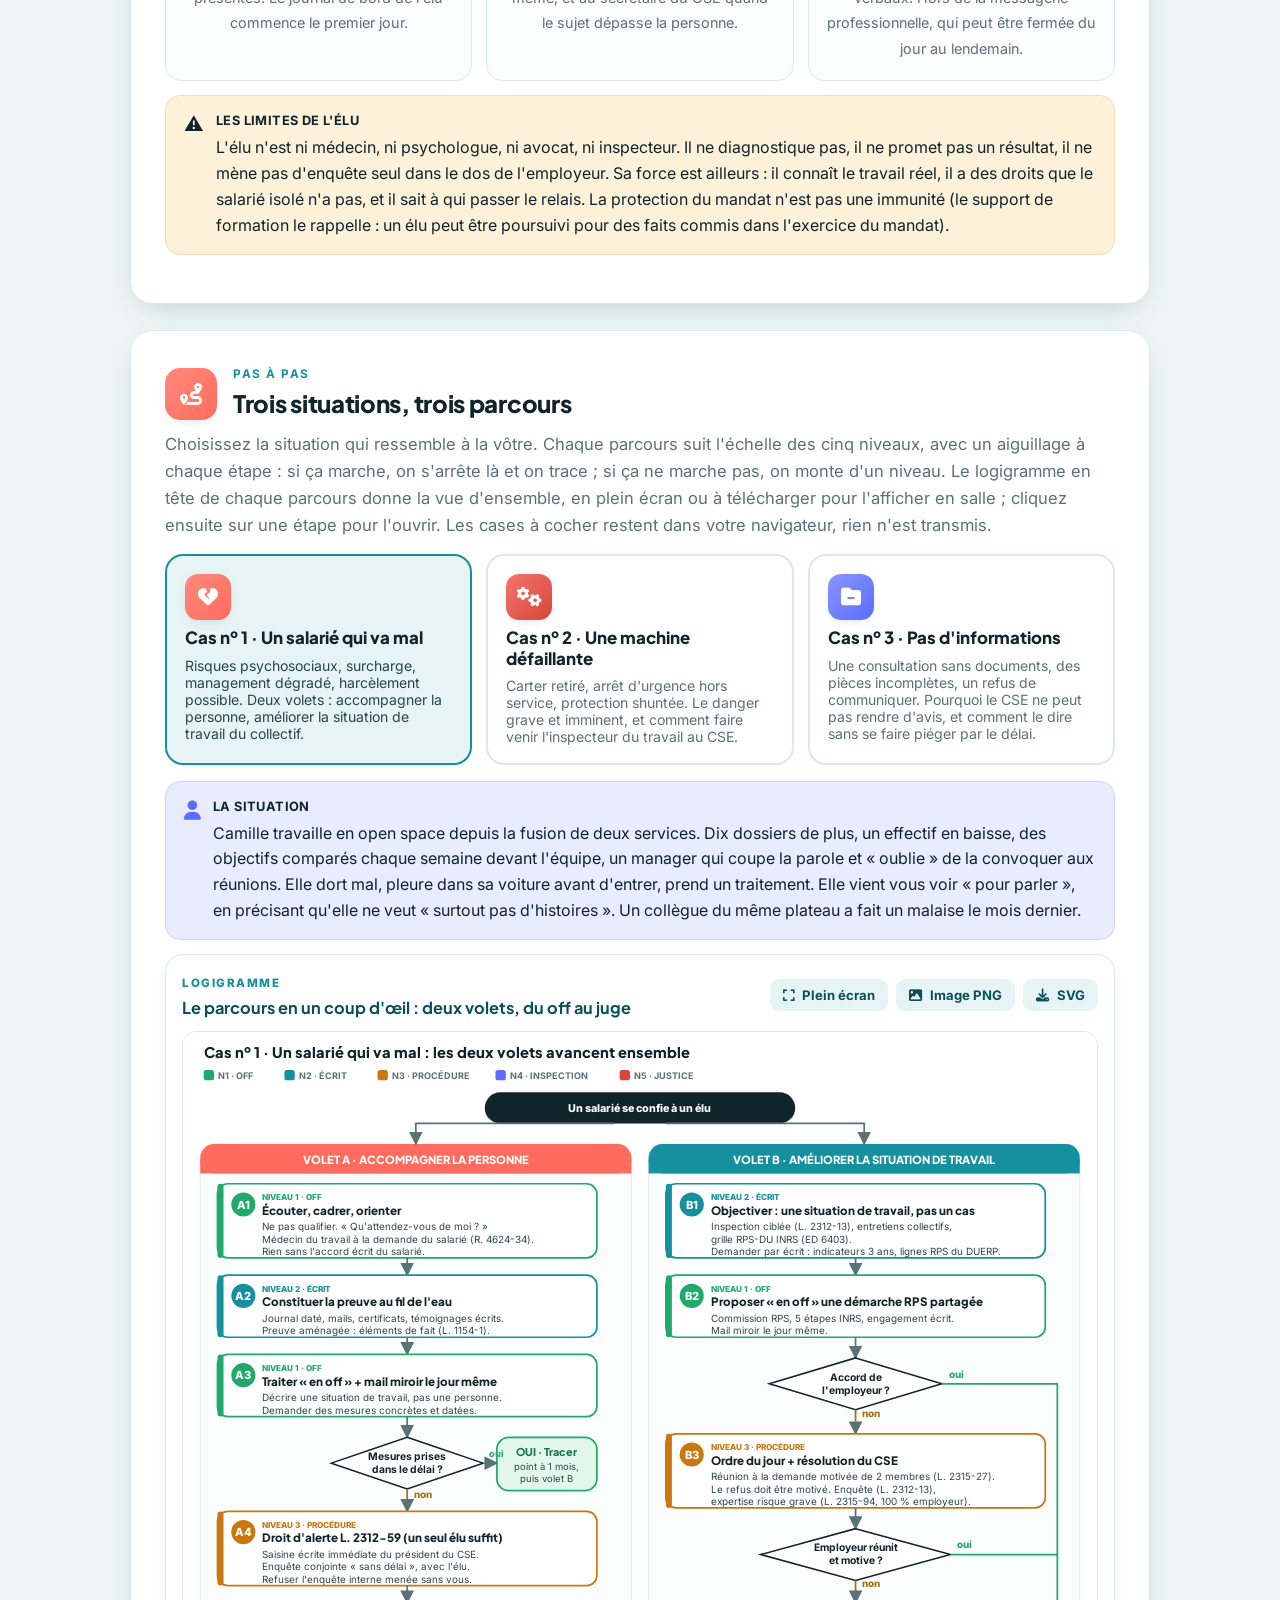
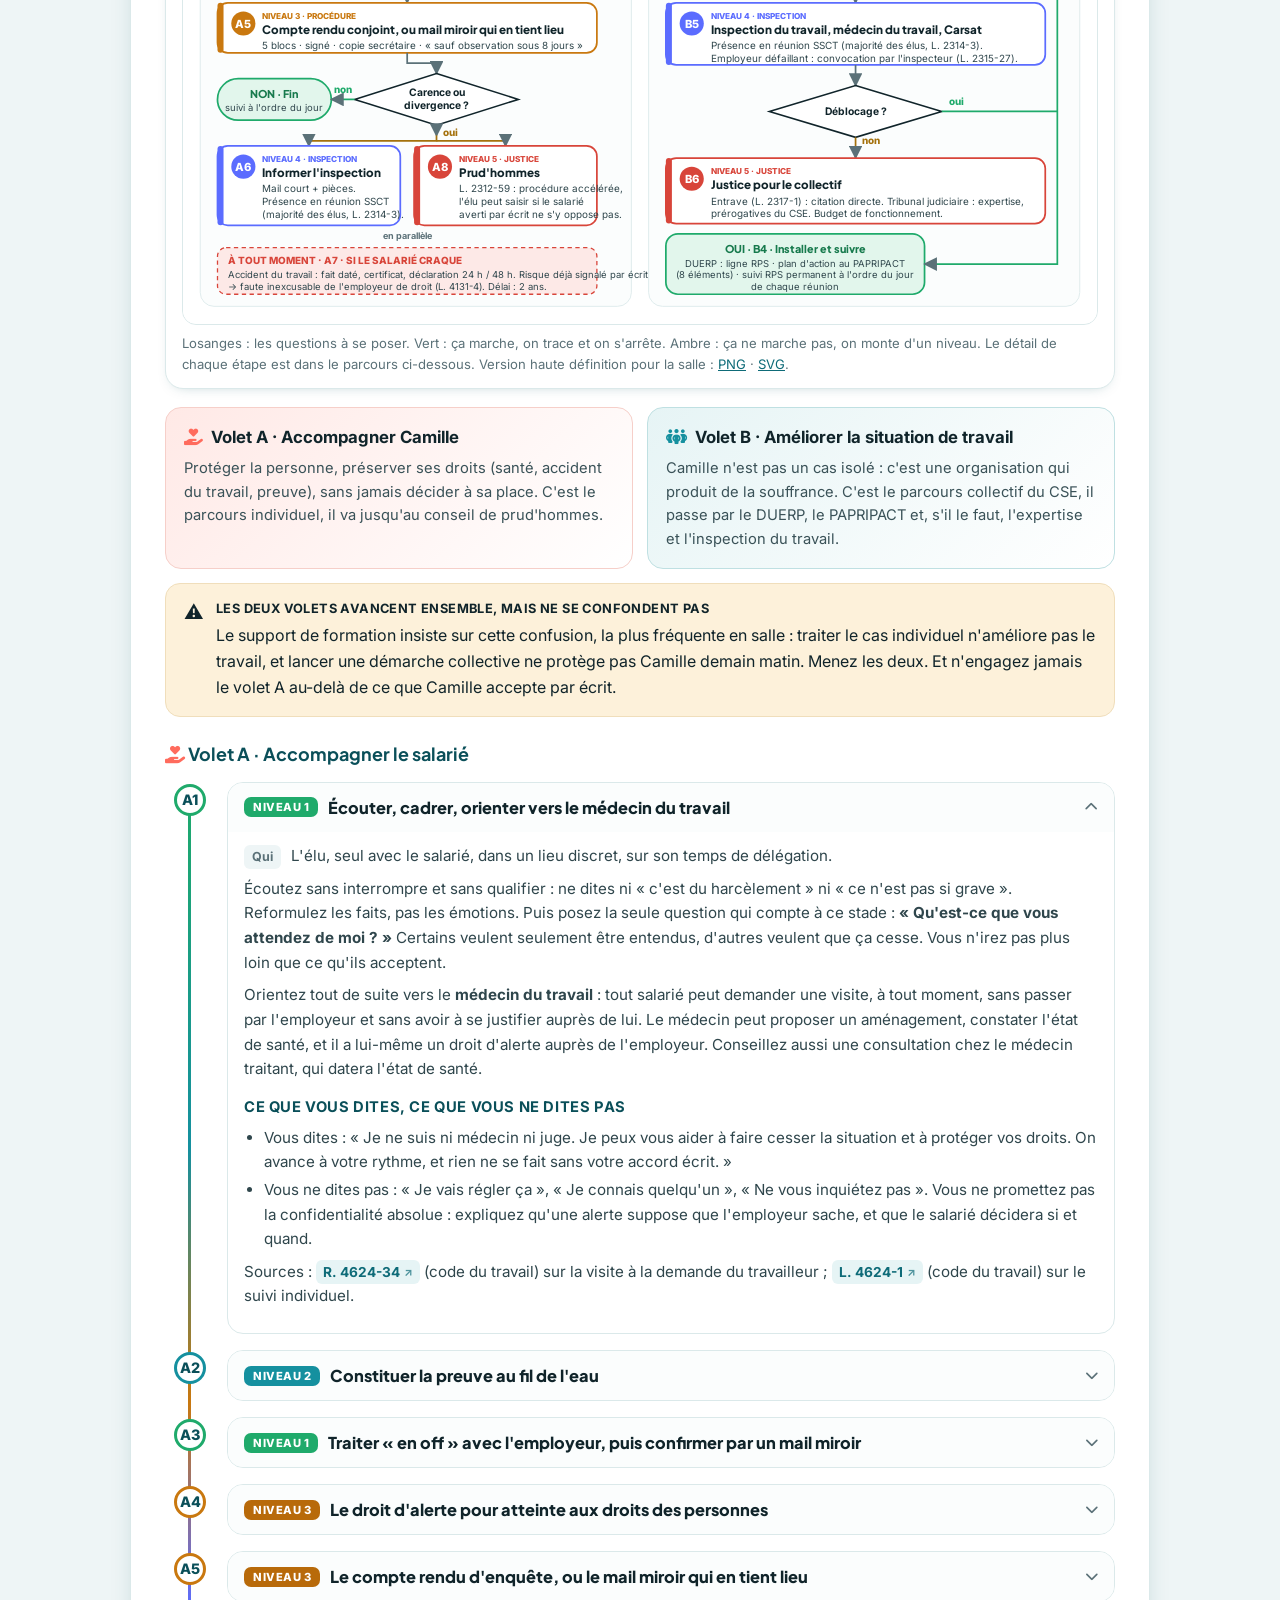
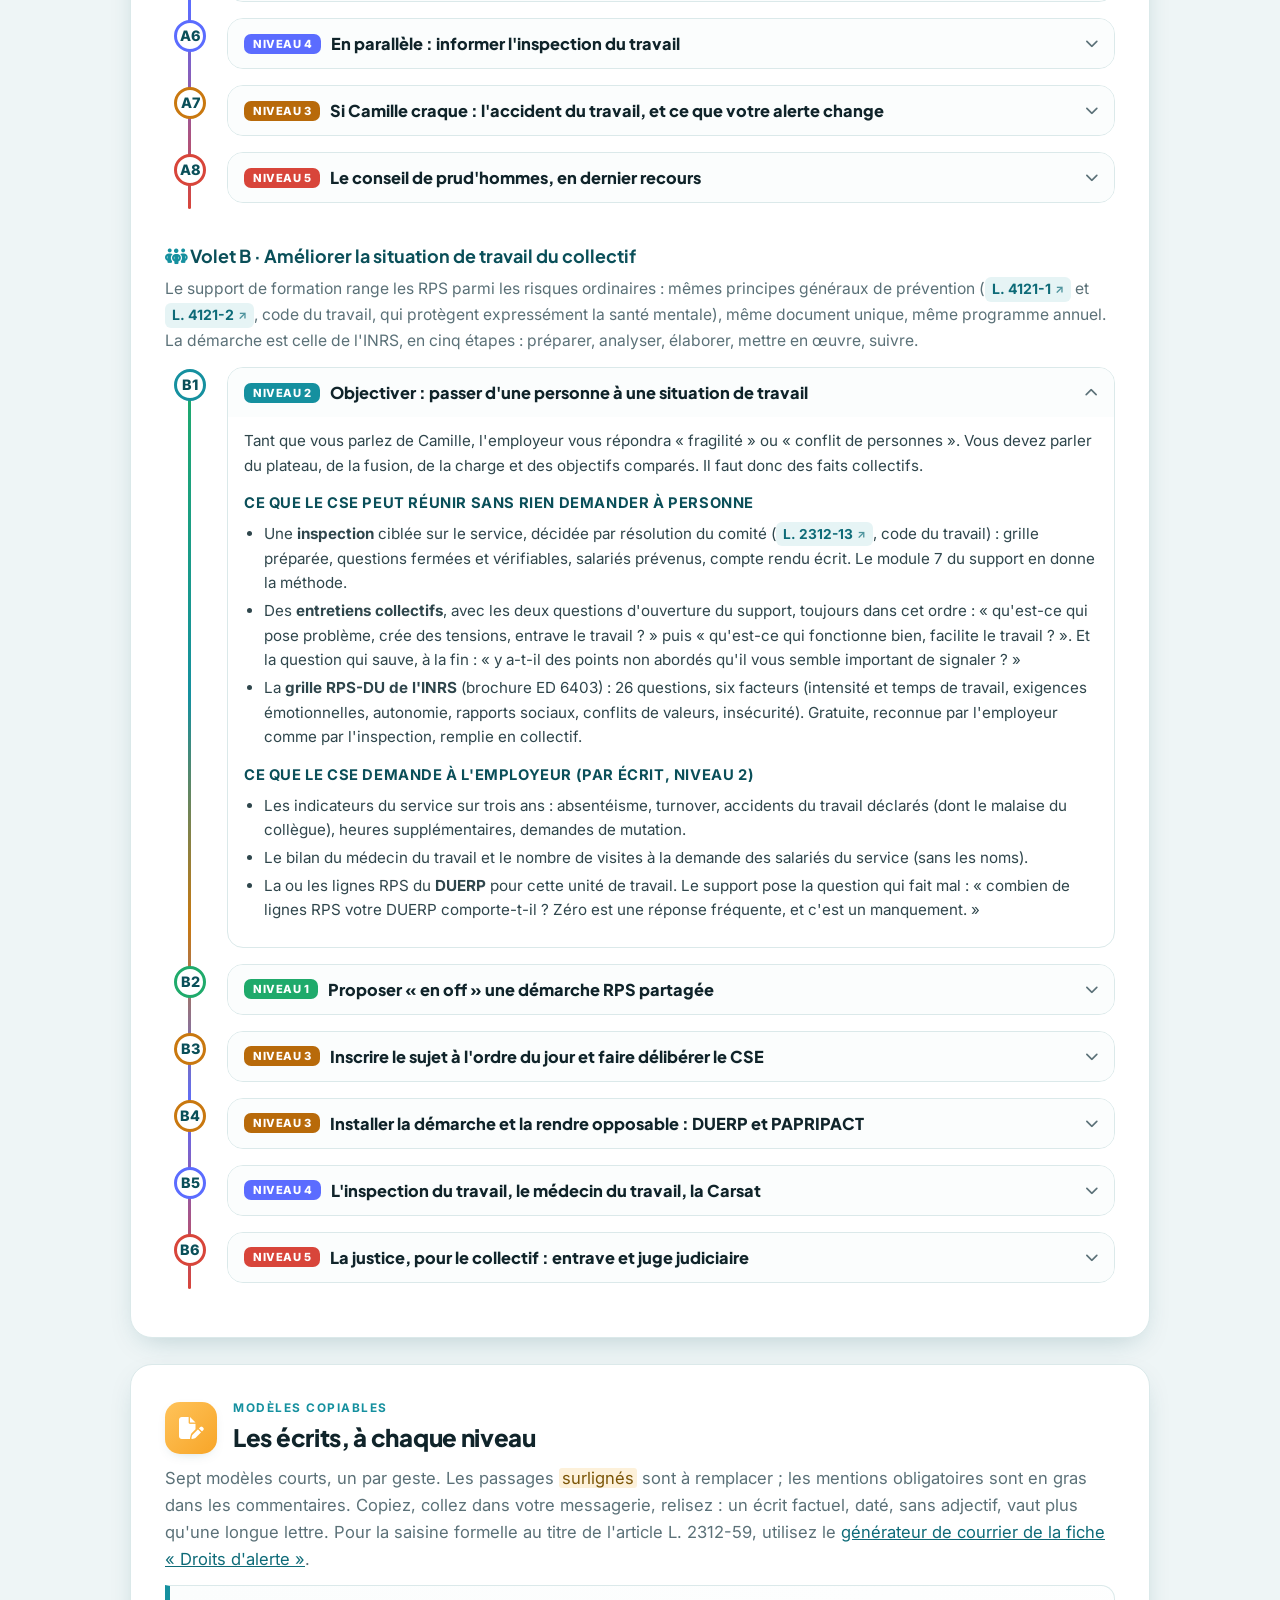
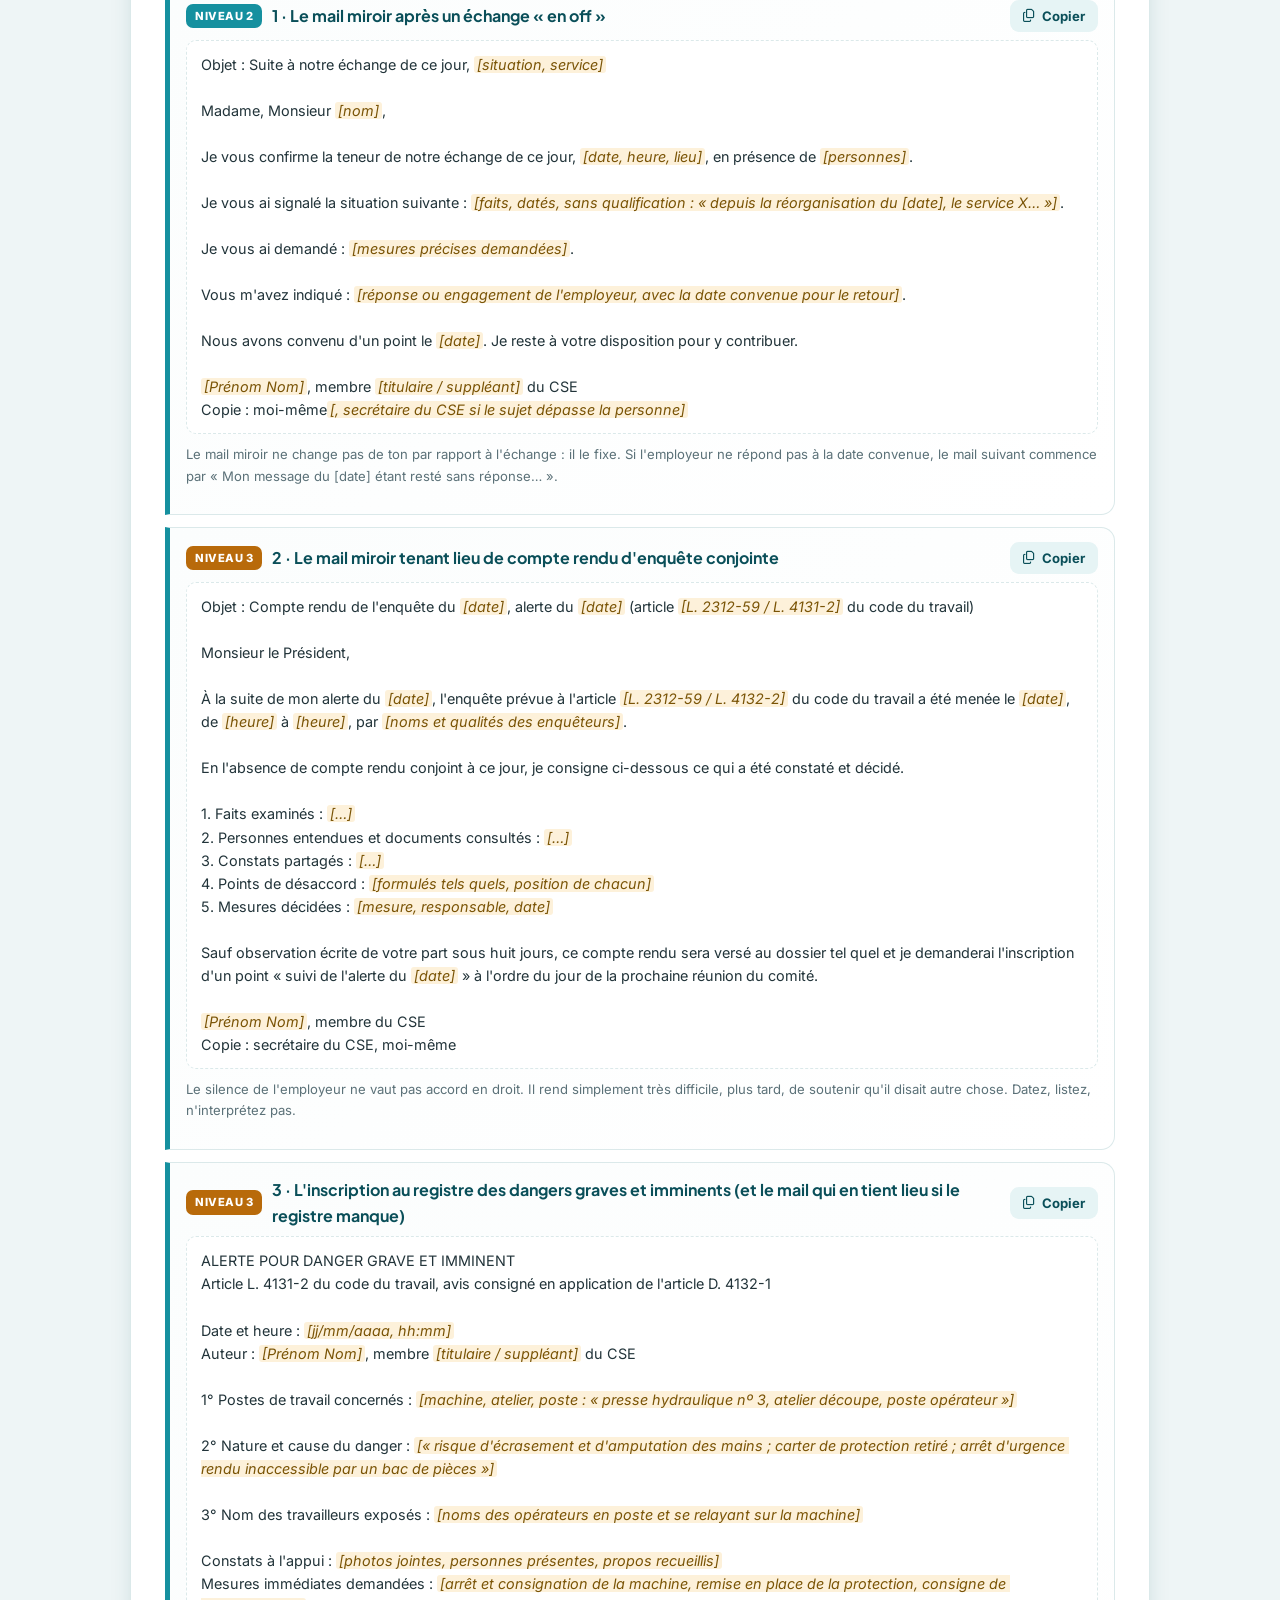
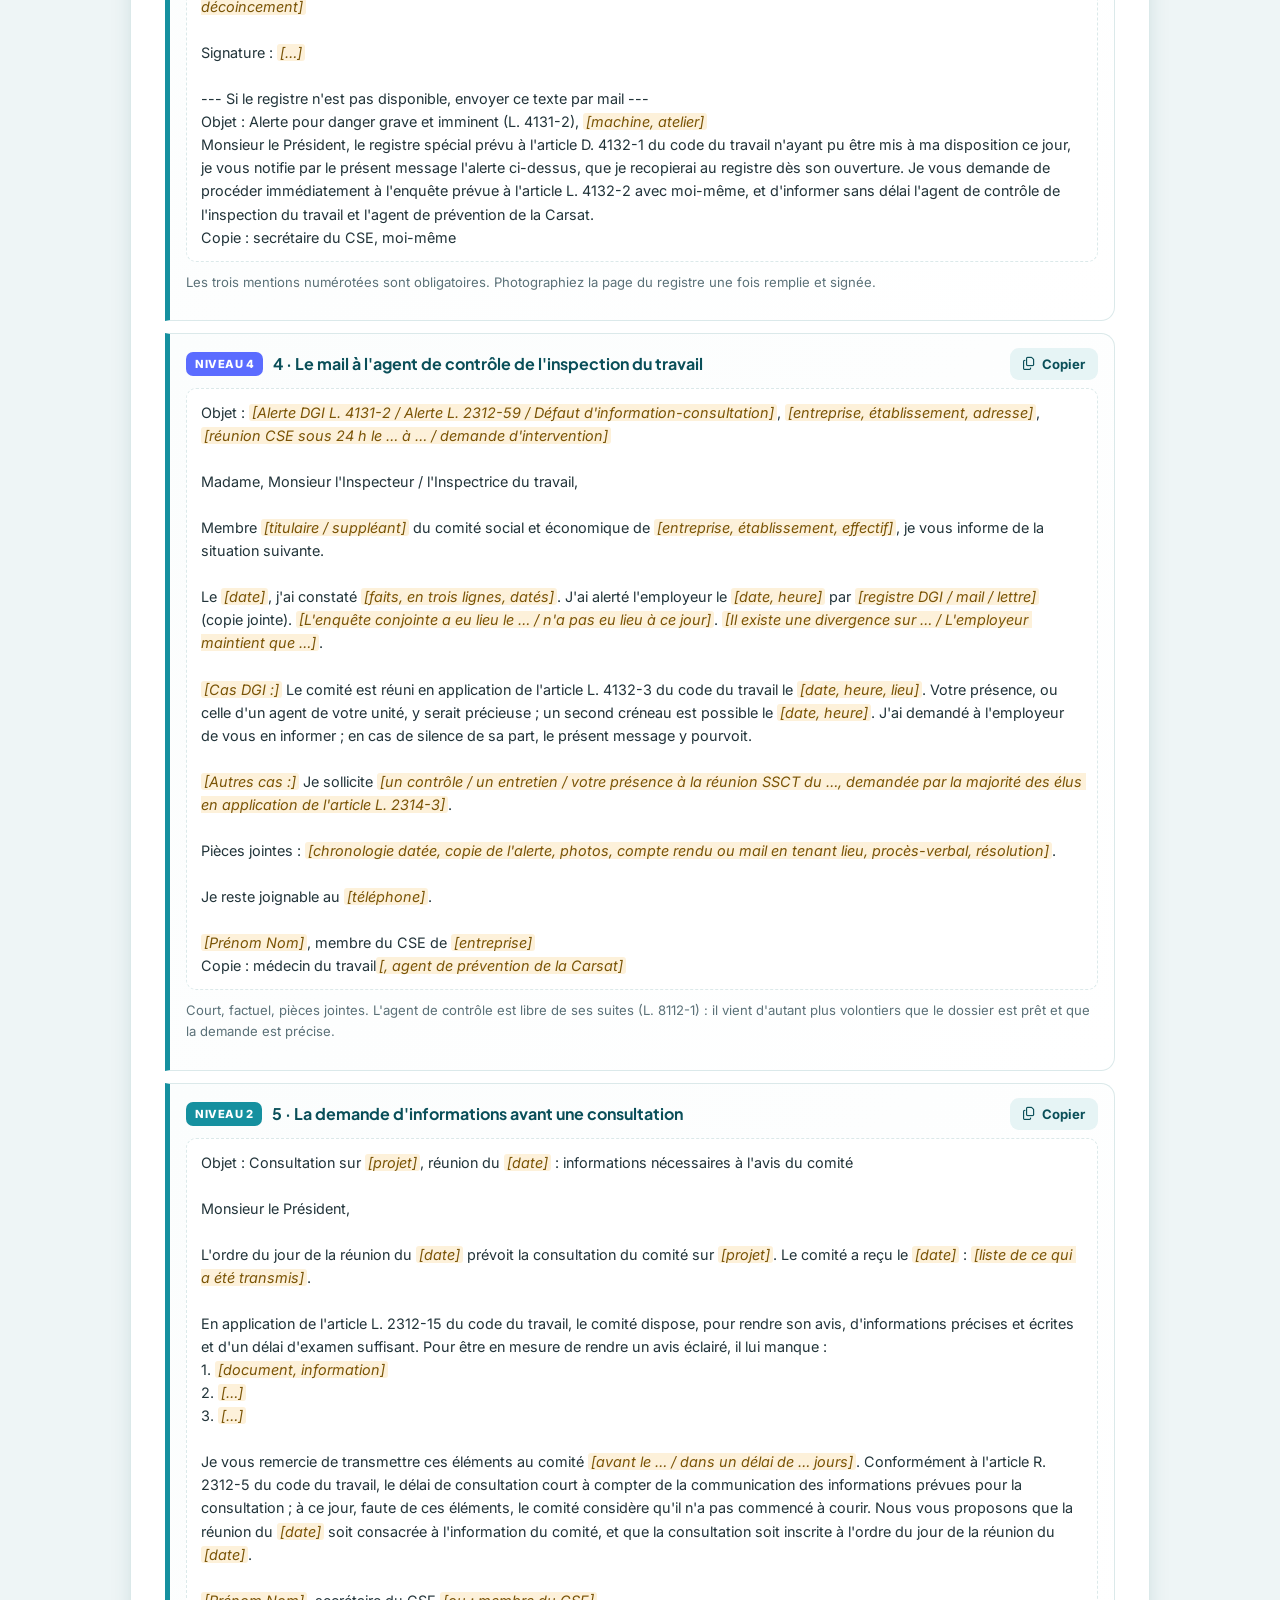
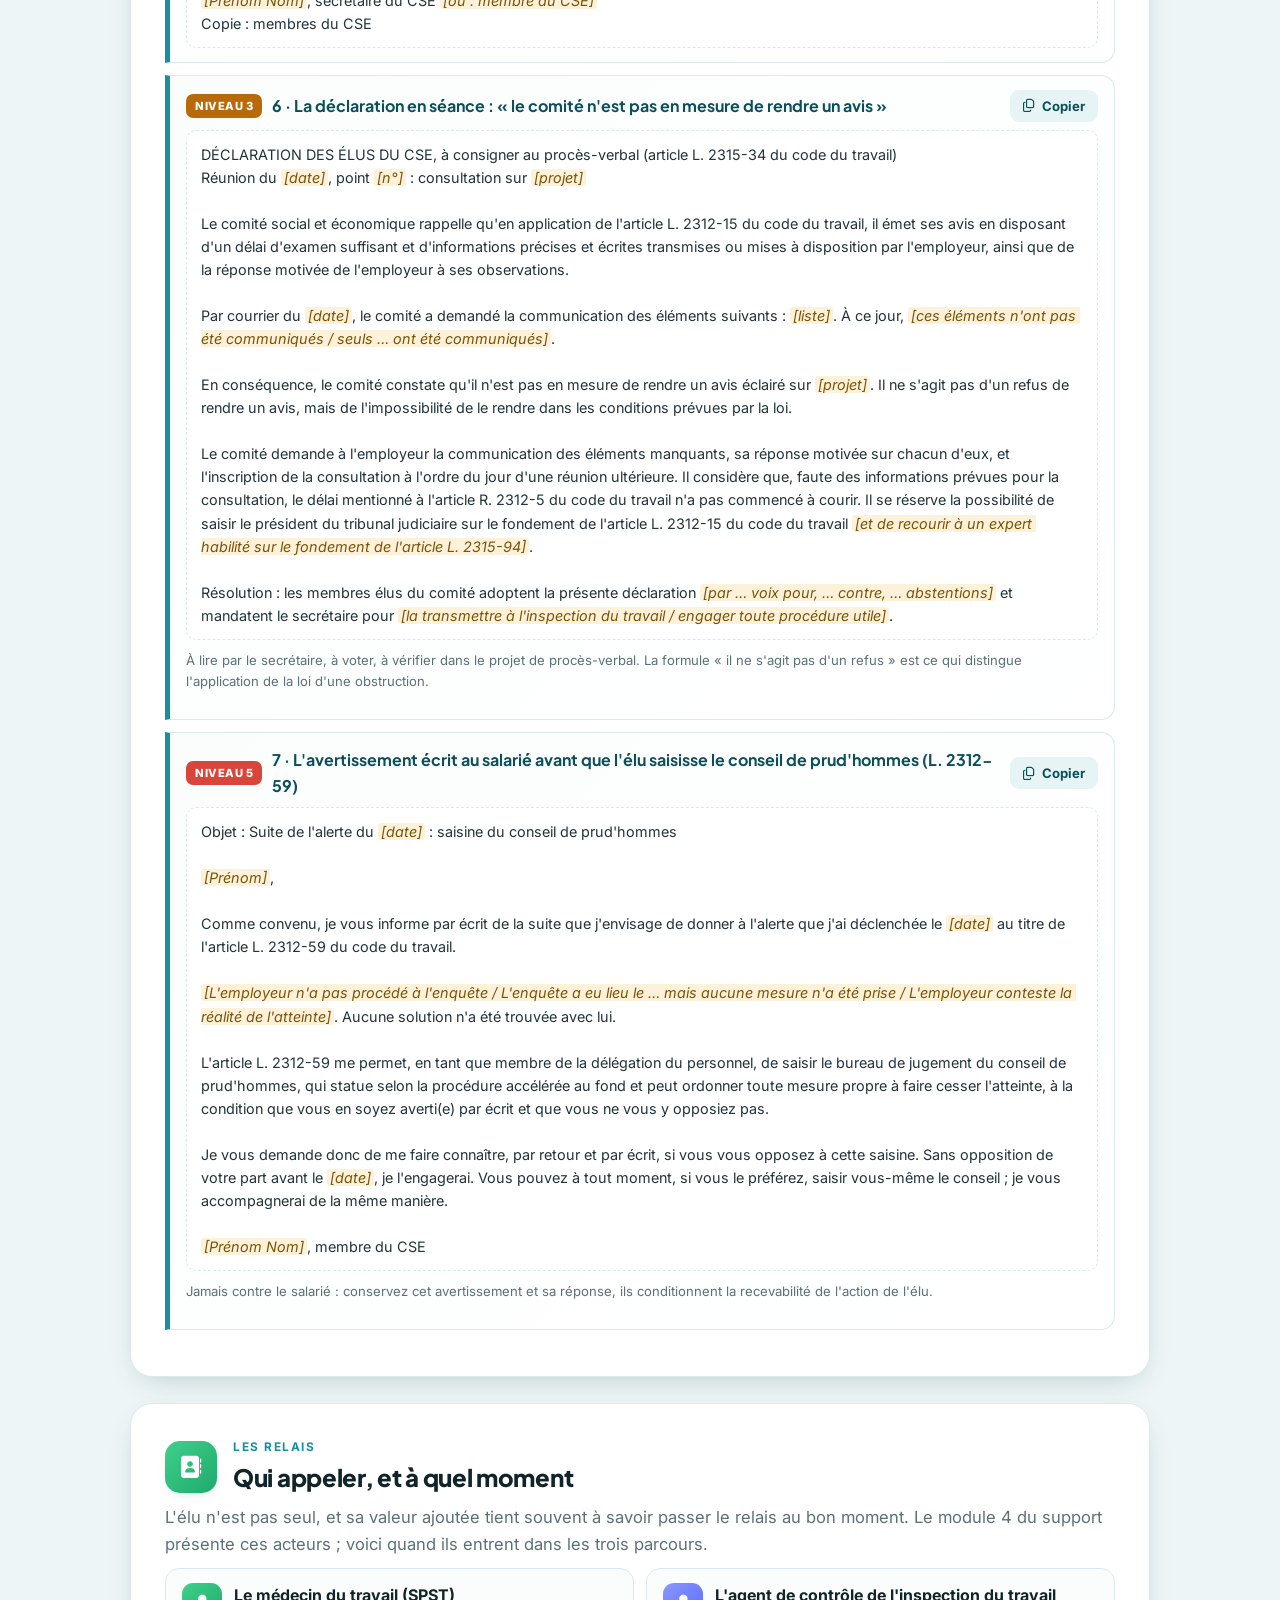
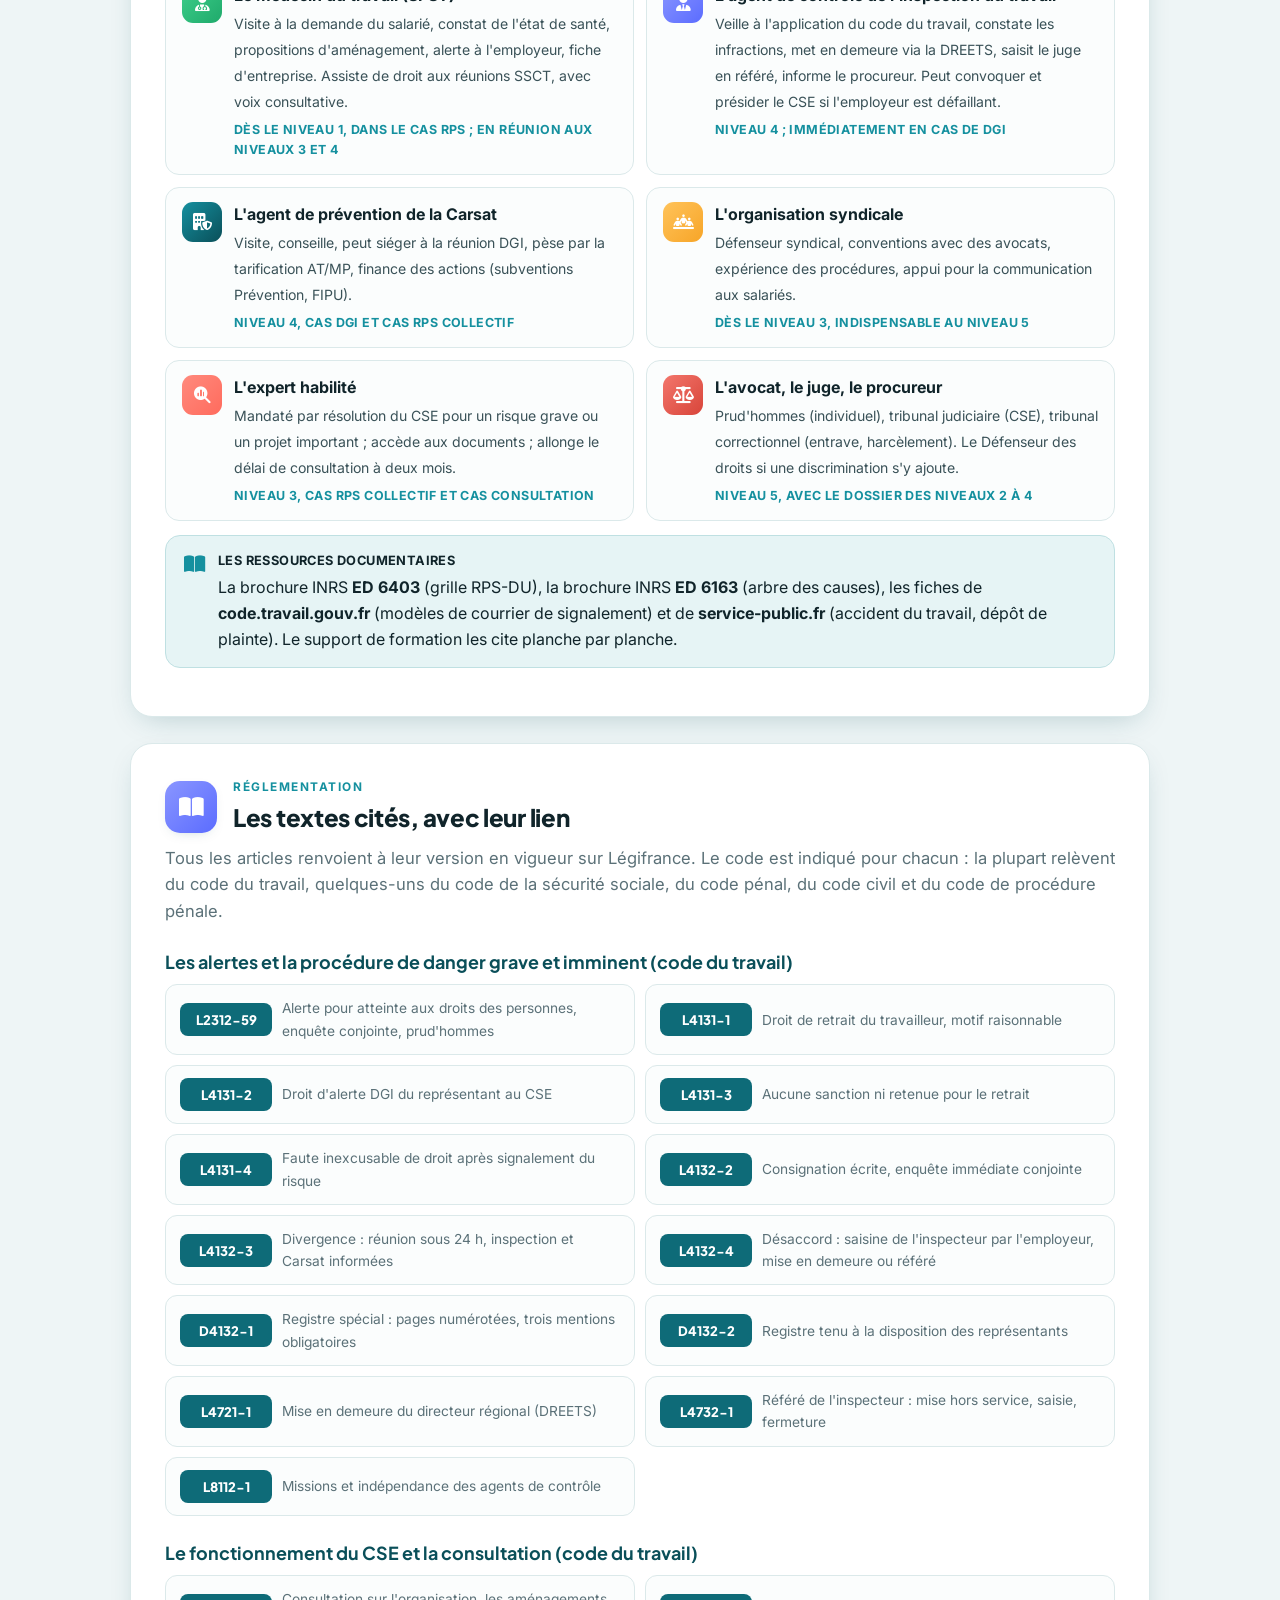
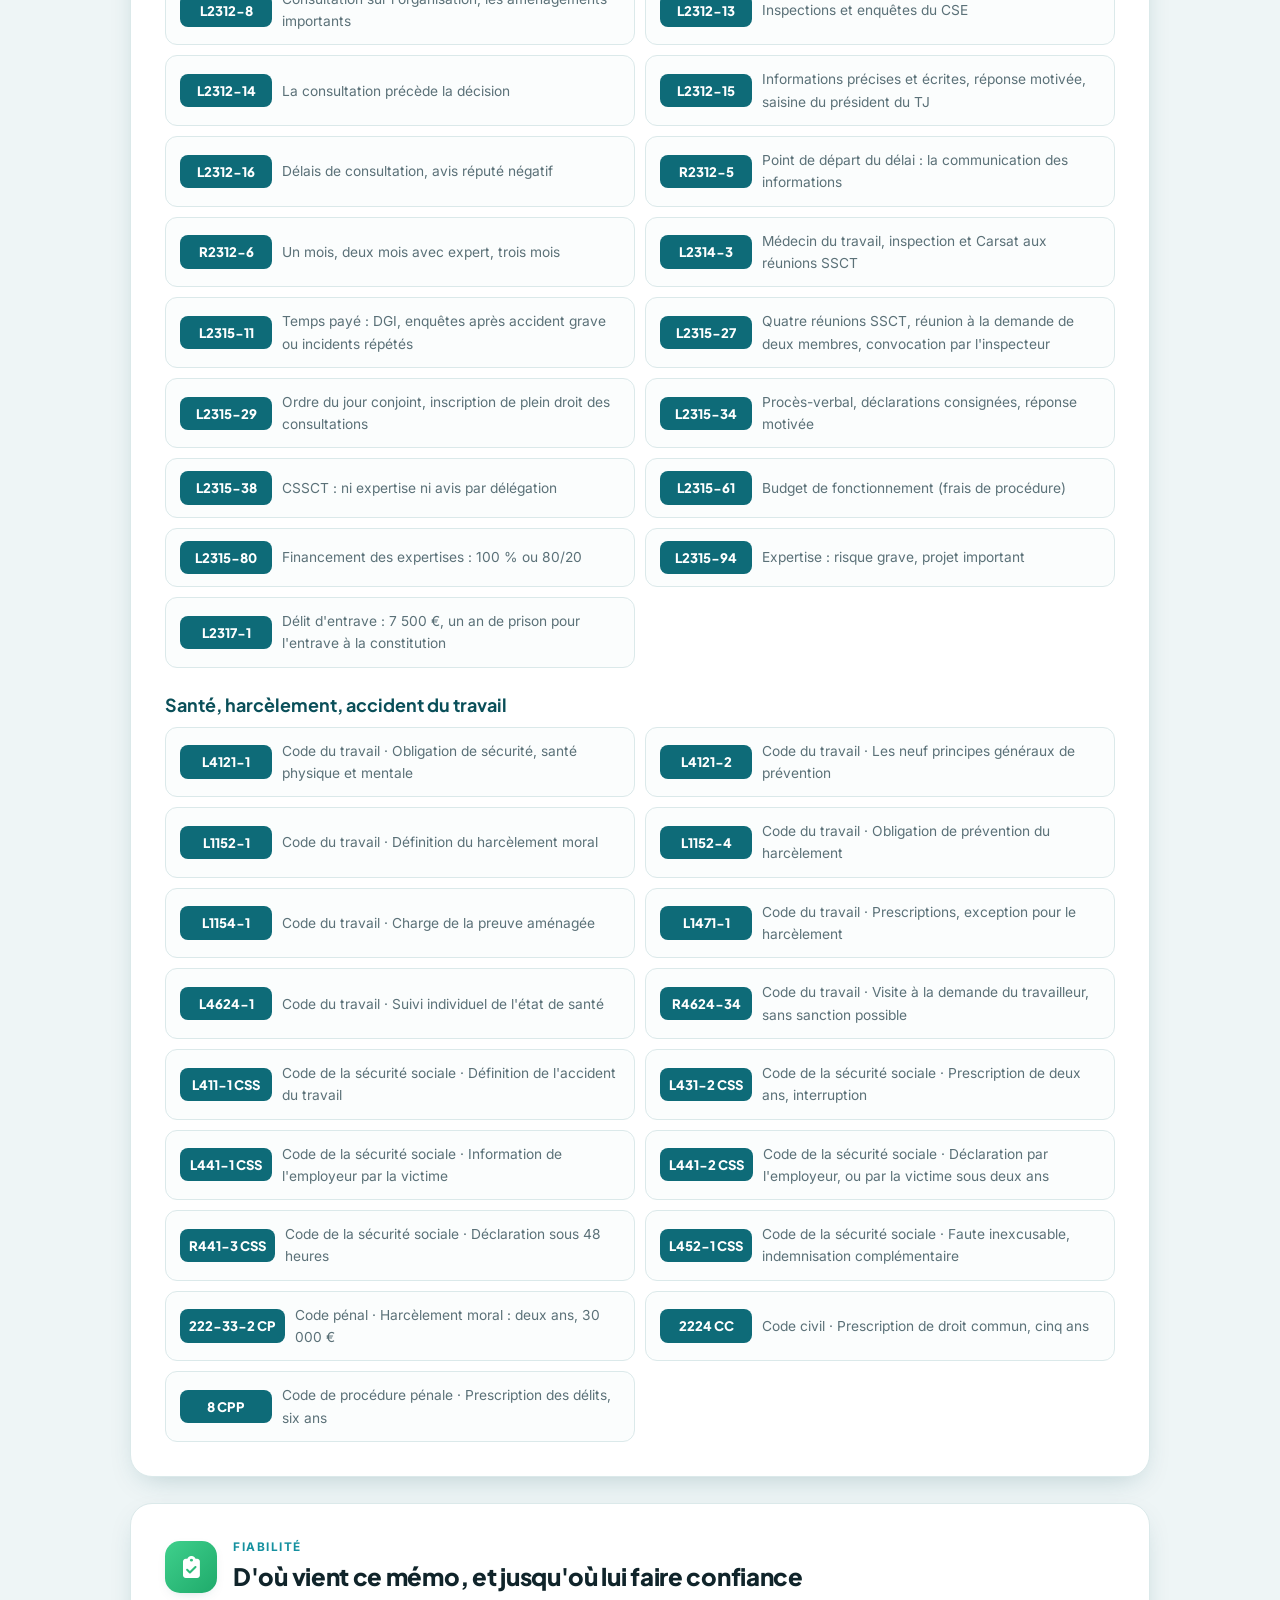
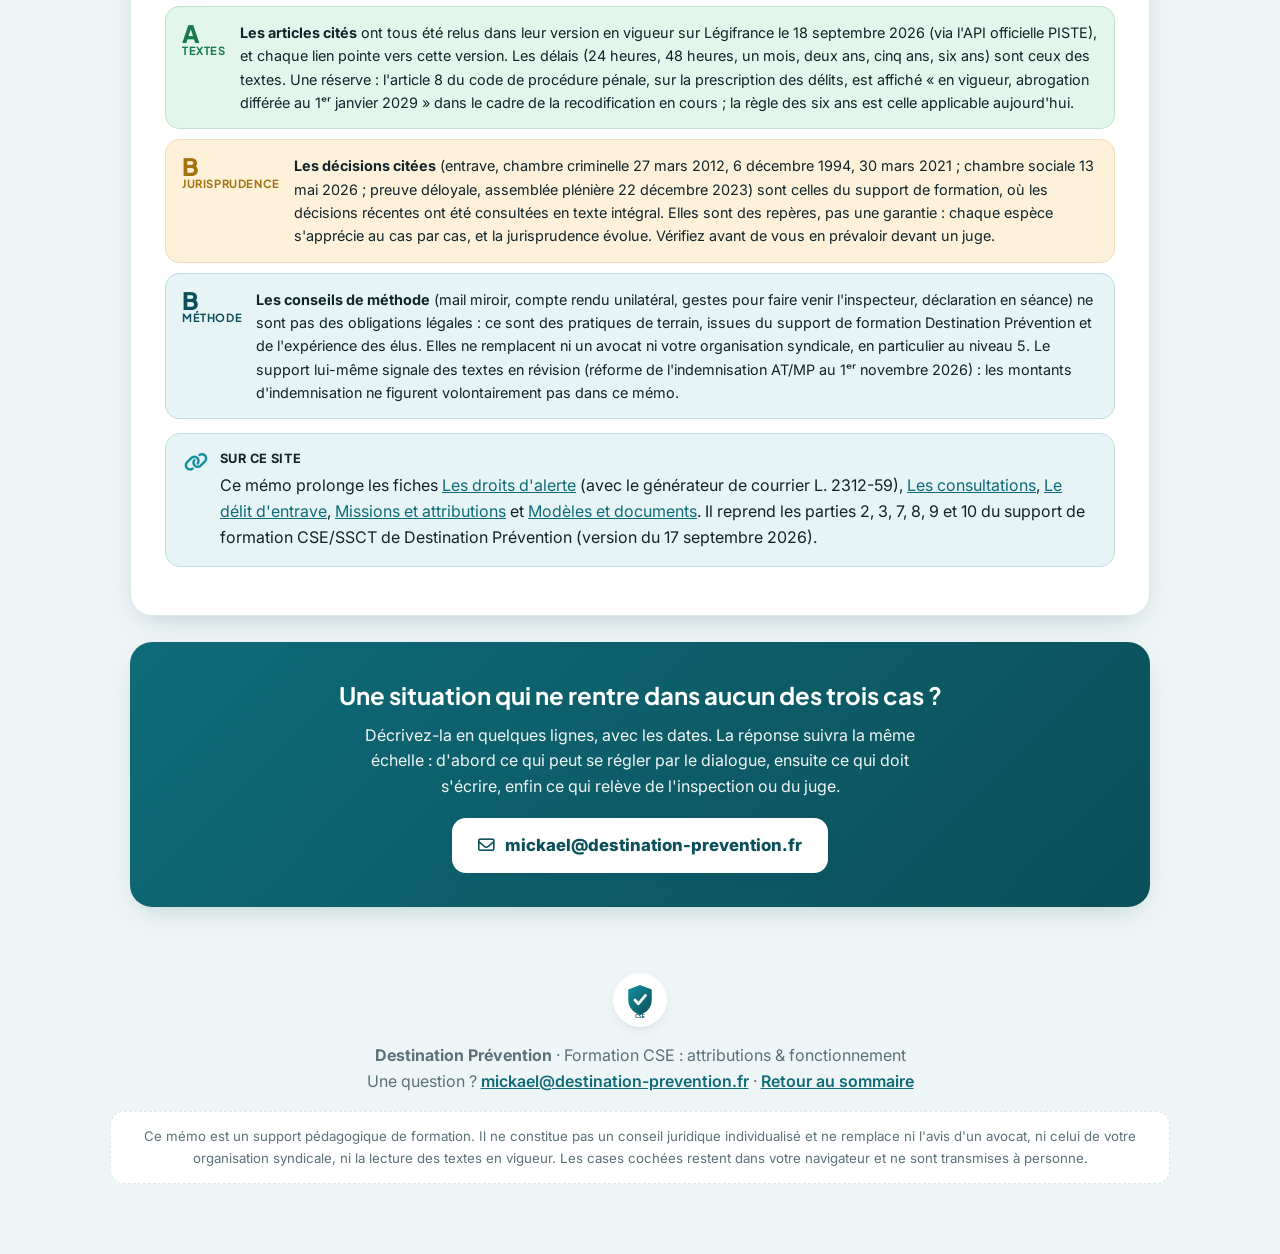
<file: procedures.html>
<!DOCTYPE html>
<html lang="fr">
<head>
<meta charset="UTF-8">
<meta name="viewport" content="width=device-width, initial-scale=1.0">
<meta name="robots" content="noindex,nofollow,noarchive">
<title>Mémo des procédures : du dialogue social à la justice · Formation CSE · Destination Prévention</title>
<meta name="description" content="Mémo pas à pas pour les élus du CSE : accompagner un salarié en souffrance (RPS), déclencher un danger grave et imminent sur une machine défaillante, réagir à un défaut d'information ou de consultation. Toujours le dialogue d'abord, l'inspection du travail et le juge en dernier recours. Chaque étape est reliée à sa source sur Légifrance.">
<link rel="icon" href="logo.svg">
<link rel="preconnect" href="https://fonts.googleapis.com">
<link rel="preconnect" href="https://fonts.gstatic.com" crossorigin>
<link href="https://fonts.googleapis.com/css2?family=Plus+Jakarta+Sans:wght@400;500;600;700;800&family=Inter:wght@400;500;600&display=swap" rel="stylesheet">
<link rel="stylesheet" href="styles.css">
<link rel="stylesheet" href="https://cdnjs.cloudflare.com/ajax/libs/font-awesome/6.5.2/css/all.min.css" referrerpolicy="no-referrer">
<style>
/* ===== Spécifique à la page Mémo des procédures ===== */
/* Échelle des 5 niveaux */
.ladder{display:grid;grid-template-columns:repeat(5,1fr);gap:10px;margin:18px 0 6px;counter-reset:rung}
@media(max-width:820px){.ladder{grid-template-columns:1fr}}
.rung{position:relative;border-radius:16px;padding:16px 16px 16px;color:#fff;box-shadow:var(--shadow-sm);display:flex;flex-direction:column;gap:6px;transition:.25s}
.rung:hover{transform:translateY(-4px)}
.rung .rn{font-family:"Plus Jakarta Sans";font-size:.72rem;font-weight:800;letter-spacing:1.5px;text-transform:uppercase;opacity:.85}
.rung .rt{font-family:"Plus Jakarta Sans";font-weight:800;font-size:1.05rem;line-height:1.2}
.rung .rd{font-size:.86rem;opacity:.95;line-height:1.45}
.rung .ri{font-size:1.35rem;opacity:.9;margin-bottom:2px}
.rung.l1{background:linear-gradient(135deg,#3fd08c,var(--green))}
.rung.l2{background:linear-gradient(135deg,var(--teal-2),var(--teal-d))}
.rung.l3{background:linear-gradient(135deg,#eea23a,#bf6d0a)}
.rung.l4{background:linear-gradient(135deg,#8a96ff,var(--indigo))}
.rung.l5{background:linear-gradient(135deg,#f3766c,var(--red))}
.rung:after{content:"\2192";position:absolute;right:-14px;top:50%;transform:translateY(-50%);font-size:1.3rem;color:var(--muted);z-index:2}
.rung:last-child:after{content:none}
@media(max-width:820px){.rung:after{content:"\2193";right:auto;left:50%;top:auto;bottom:-16px;transform:translateX(-50%)}}

/* Pastilles de niveau réutilisées dans les parcours */
.lvl{display:inline-flex;align-items:center;gap:6px;font-size:.7rem;font-weight:800;letter-spacing:.5px;text-transform:uppercase;border-radius:7px;padding:3px 9px;color:#fff;vertical-align:middle}
.lvl.l1{background:var(--green)}.lvl.l2{background:var(--teal-2)}.lvl.l3{background:#b86a0a}.lvl.l4{background:var(--indigo)}.lvl.l5{background:var(--red)}

/* Trois réflexes */
.trio{display:grid;grid-template-columns:repeat(3,1fr);gap:14px;margin:16px 0 4px}
@media(max-width:680px){.trio{grid-template-columns:1fr}}
.trio .t{border:1px solid var(--line);border-radius:16px;padding:18px;background:#fbfdfd;text-align:center}
.trio .t i{font-size:1.6rem;color:var(--teal-2);margin-bottom:8px;display:block}
.trio .t b{display:block;font-family:"Plus Jakarta Sans";font-size:1.02rem;margin-bottom:4px}
.trio .t span{font-size:.9rem;color:var(--muted)}

/* Sélecteur des cas */
.cases{display:grid;grid-template-columns:repeat(3,1fr);gap:14px;margin:16px 0}
@media(max-width:760px){.cases{grid-template-columns:1fr}}
.casebtn{border:2px solid var(--line);background:#fff;border-radius:18px;padding:18px;text-align:left;cursor:pointer;font-family:inherit;color:var(--ink);transition:.22s;display:flex;flex-direction:column;gap:8px}
.casebtn:hover{border-color:#bfe0e2;transform:translateY(-3px);box-shadow:var(--shadow-sm)}
.casebtn .ci{width:46px;height:46px;border-radius:13px;display:grid;place-items:center;color:#fff;font-size:1.25rem;box-shadow:var(--shadow-sm)}
.casebtn .ct{font-family:"Plus Jakarta Sans";font-weight:800;font-size:1.05rem;line-height:1.2}
.casebtn .cd{font-size:.88rem;color:var(--muted)}
.casebtn.on{border-color:var(--teal-2);background:var(--teal-l)}
.casebtn.on .cd{color:#27474d}
.casepanel{display:none;animation:fade .4s ease}
.casepanel.show{display:block}

/* Deux volets (individuel / collectif) */
.volets{display:grid;grid-template-columns:1fr 1fr;gap:14px;margin:14px 0 6px}
@media(max-width:820px){.volets{grid-template-columns:1fr}}
.volet{border-radius:16px;padding:16px 18px;border:1px solid}
.volet.a{background:linear-gradient(135deg,var(--coral-l),#fff);border-color:#f6cfc9}
.volet.b{background:linear-gradient(135deg,var(--teal-l),#fff);border-color:#bfe0e2}
.volet h4{margin:0 0 6px;font-size:1.05rem;display:flex;align-items:center;gap:8px}
.volet p{margin:0;font-size:.92rem;color:#3a5258}

/* Parcours pas à pas */
.flow{position:relative;margin:14px 0 4px}
.flow:before{content:"";position:absolute;left:23px;top:10px;bottom:10px;width:3px;background:linear-gradient(var(--green),var(--teal-2) 35%,#c9780f 60%,var(--indigo) 80%,var(--red));border-radius:3px}
.fstep{position:relative;padding:0 0 16px 62px}
.fstep .fdot{position:absolute;left:9px;top:2px;width:32px;height:32px;border-radius:50%;background:#fff;border:3px solid var(--teal-2);color:var(--teal-d);font-weight:800;display:grid;place-items:center;font-size:.9rem;z-index:1}
.fstep.l1 .fdot{border-color:var(--green)}.fstep.l2 .fdot{border-color:var(--teal-2)}.fstep.l3 .fdot{border-color:#c9780f}.fstep.l4 .fdot{border-color:var(--indigo)}.fstep.l5 .fdot{border-color:var(--red)}
.fcard{border:1px solid var(--line);border-radius:16px;background:#fff;overflow:hidden;transition:.2s}
.fcard:hover{box-shadow:var(--shadow-sm)}
.fcard>button{width:100%;text-align:left;border:none;background:#fbfdfd;font-family:inherit;color:var(--ink);padding:14px 16px;cursor:pointer;display:flex;align-items:center;gap:10px;flex-wrap:wrap}
.fcard>button .ft{font-family:"Plus Jakarta Sans";font-weight:800;font-size:1.02rem;flex:1;min-width:200px}
.fcard>button .chev{margin-left:auto;transition:.3s;color:var(--muted)}
.fcard.open>button .chev{transform:rotate(180deg)}
.fcard .fbody{display:none;padding:4px 16px 16px;color:#2f464c;font-size:.95rem}
.fcard.open .fbody{display:block;animation:fade .35s ease}
.fbody p{margin:8px 0}
.fbody ul{margin:6px 0 8px;padding-left:20px}
.fbody li{margin:3px 0}
.fbody h5{margin:14px 0 6px;font-size:.92rem;text-transform:uppercase;letter-spacing:.6px;color:var(--teal-d)}
.fbody .who{display:inline-block;font-size:.78rem;font-weight:700;color:var(--muted);background:var(--bg);border-radius:6px;padding:2px 8px;margin-right:6px}

/* Aiguillage : ça marche / ça ne marche pas */
.branch{display:grid;grid-template-columns:1fr 1fr;gap:10px;margin:12px 0 4px}
@media(max-width:640px){.branch{grid-template-columns:1fr}}
.branch .b{border-radius:12px;padding:12px 14px;border:1px solid;font-size:.9rem}
.branch .ok{background:var(--green-l);border-color:#bfe3cd}
.branch .ko{background:var(--amber-l);border-color:#f0debb}
.branch .b b{display:flex;align-items:center;gap:6px;margin-bottom:4px}
.branch .ok b{color:#177a4d}.branch .ko b{color:#a4710c}

/* Liste de preuves cochable */
.chk-list{list-style:none;margin:8px 0;padding:0;display:grid;grid-template-columns:1fr 1fr;gap:8px}
@media(max-width:640px){.chk-list{grid-template-columns:1fr}}
.chk-list li{margin:0}
.chk-list label{display:flex;gap:9px;align-items:flex-start;border:1.5px solid var(--line);border-radius:10px;padding:9px 12px;cursor:pointer;background:#fff;font-size:.9rem;transition:.18s}
.chk-list label:hover{border-color:#bfe0e2;background:var(--teal-l)}
.chk-list input{margin-top:3px;accent-color:var(--teal-2);width:16px;height:16px;flex:none}
.chk-list input:checked+span{text-decoration:line-through;color:var(--muted)}
.chk-meta{font-size:.82rem;color:var(--muted);margin:6px 0 0}

/* Modèles copiables */
.modele{border:1px solid var(--line);border-left:5px solid var(--teal-2);border-radius:0 14px 14px 0;background:linear-gradient(135deg,#fbfdfd,#fff);padding:14px 16px;margin:12px 0}
.modele .mh{display:flex;align-items:center;gap:10px;flex-wrap:wrap;margin-bottom:8px}
.modele .mh b{font-family:"Plus Jakarta Sans";color:var(--teal-d);flex:1;min-width:180px}
.modele pre{margin:0;white-space:pre-wrap;font-family:"Inter",sans-serif;font-size:.9rem;line-height:1.6;color:#22343a;background:#fff;border:1px dashed var(--line);border-radius:10px;padding:12px 14px}
.modele pre mark{background:var(--amber-l);color:#7a5406;border-radius:3px;padding:0 3px;font-style:italic}
.btn-sm{font-size:.82rem;padding:8px 13px;border-radius:9px}

/* Grille acteurs */
.acteurs{display:grid;grid-template-columns:repeat(2,1fr);gap:12px;margin-top:10px}
@media(max-width:680px){.acteurs{grid-template-columns:1fr}}
.acteur{border:1px solid var(--line);border-radius:14px;padding:14px 16px;background:#fbfdfd;display:flex;gap:12px}
.acteur .ai{flex:none;width:40px;height:40px;border-radius:11px;display:grid;place-items:center;color:#fff;font-size:1.05rem}
.acteur b{display:block;margin-bottom:2px}
.acteur span{font-size:.88rem;color:#3a5258}
.acteur .quand{display:block;font-size:.78rem;font-weight:700;color:var(--teal-2);margin-top:5px;text-transform:uppercase;letter-spacing:.4px}

/* Fiabilité */
.fiab{display:flex;gap:14px;align-items:flex-start;border:1px solid #bfe3cd;background:var(--green-l);border-radius:14px;padding:14px 16px;margin-top:10px;font-size:.9rem}
.fiab .score{flex:none;font-family:"Plus Jakarta Sans";font-weight:800;font-size:1.5rem;color:#177a4d;line-height:1}
.fiab .score small{display:block;font-size:.7rem;text-transform:uppercase;letter-spacing:.6px;font-weight:700}
.kv-ul{margin:6px 0 0;padding-left:18px}
.kv-ul li{margin:2px 0}
.tag-src{display:inline-block;font-size:.72rem;font-weight:700;background:#fff;border:1px solid var(--line);border-radius:6px;padding:1px 7px;color:var(--muted);margin-left:4px;vertical-align:middle}
/* Logigrammes */
.logi{border:1px solid var(--line);border-radius:18px;background:#fff;padding:14px 16px 12px;margin:14px 0 18px;box-shadow:var(--shadow-sm)}
.logi-bar{display:flex;align-items:center;justify-content:space-between;gap:12px;flex-wrap:wrap;margin-bottom:10px}
.logi-bar b{display:block;font-family:"Plus Jakarta Sans";font-size:1.02rem;color:var(--teal-d)}
.logi-actions{display:flex;gap:8px;flex-wrap:wrap}
.logi-svg{border:1px solid var(--line);border-radius:14px;overflow:hidden;background:#fff}
.logi-svg svg{display:block;width:100%;height:auto}
.logi-hint{margin:8px 0 0;font-size:.82rem;color:var(--muted)}
#logi-overlay{position:fixed;inset:0;background:rgba(16,36,42,.97);z-index:400;display:none;flex-direction:column}
#logi-overlay.show{display:flex}
#logi-overlay .ov-bar{display:flex;align-items:center;gap:10px;padding:10px 16px;color:#fff;flex-wrap:wrap}
#logi-overlay .ov-bar b{flex:1;font-family:"Plus Jakarta Sans";min-width:200px}
#logi-overlay .ov-body{flex:1;overflow:auto;padding:0 16px 16px;-webkit-overflow-scrolling:touch}
#logi-overlay .ov-body svg{display:block;width:var(--zoom,1400px);max-width:none;height:auto;margin:0 auto;background:#fff;border-radius:14px}
@media(max-width:560px){.logi-actions .btn span{display:none}}
@media print{#logi-overlay{display:none!important}.logi{break-inside:avoid}}
@media print{.casepanel{display:block!important}.fcard .fbody{display:block!important}nav.bar,.home-fab,.btt{display:none!important}}
</style>
</head>
<body>
<div id="progress"></div>

<nav class="bar" id="nav">
  <div class="wrap">
    <a class="lg" href="index.html"><img class="mark" src="logo.svg" alt=""> Formation CSE</a>
    <div class="links">
      <a href="#principe">La règle d'or</a>
      <a href="#cas">Les 3 situations</a>
      <a href="#ecrits">Les écrits</a>
      <a href="#acteurs">Qui appeler</a>
      <a href="#regl">Réglementation</a>
      <a href="#fiabilite">Fiabilité</a>
    </div>
  </div>
</nav>

<header class="hero">
  <div class="blob b1"></div><div class="blob b2"></div><div class="blob b3"></div>
  <div class="wrap">
    <div class="crumb"><a href="index.html">← Sommaire de la formation</a></div>
    <div class="logo-wrap"><img src="logo.svg" alt="Destination Prévention" style="width:96px;height:96px"></div>
    <span class="kick">Module 12 · Mémo des procédures</span>
    <h1>Du dialogue social <span class="hl">à la justice</span></h1>
    <p class="sub">Un salarié qui va mal, une machine dangereuse, un employeur qui ne donne pas les informations : trois situations réelles, déroulées pas à pas. On commence toujours par parler. On écrit ensuite. L'inspection du travail et le juge n'arrivent qu'à la fin, et seulement si le reste a échoué.</p>
    <div class="stats">
      <div class="stat"><div class="n">3</div><div class="l">situations, chacune avec son logigramme</div></div>
      <div class="stat"><div class="n">5</div><div class="l">niveaux, du « off » au tribunal</div></div>
      <div class="stat"><div class="n">30+</div><div class="l">articles reliés à Légifrance</div></div>
    </div>
  </div>
</header>

<main class="wrap">

  <!-- ===== LA RÈGLE D'OR ===== -->
  <section id="principe">
    <div class="sec-head">
      <div class="sec-ico t-teal"><i class="fa-solid fa-stairs"></i></div>
      <div><div class="kicker">La règle d'or</div><h2>Une escalade graduée, jamais un saut</h2></div>
    </div>
    <p class="lead">Quelle que soit la situation, la démarche d'un élu suit la même échelle. Chaque niveau se tente avant le suivant, et chaque niveau prépare le suivant : ce que vous écrivez au niveau 2 est la preuve dont vous aurez besoin au niveau 5. Sauter un barreau, c'est perdre le bénéfice de la procédure et fragiliser le dossier.</p>

    <div class="ladder">
      <div class="rung l1"><i class="ri fa-solid fa-comments"></i><span class="rn">Niveau 1</span><span class="rt">Le dialogue «&nbsp;en off&nbsp;»</span><span class="rd">Un échange direct avec le manager, la RH ou le président du CSE. Sans formalisme, pour obtenir vite une mesure concrète. C'est là que se règlent la majorité des situations.</span></div>
      <div class="rung l2"><i class="ri fa-solid fa-envelope-open-text"></i><span class="rn">Niveau 2</span><span class="rt">L'écrit qui trace</span><span class="rd">Le mail de confirmation ou le mail miroir. Il ne change pas de ton, il fixe ce qui a été dit, demandé et promis, avec une date. Sans écrit, rien n'a existé.</span></div>
      <div class="rung l3"><i class="ri fa-solid fa-bell"></i><span class="rn">Niveau 3</span><span class="rt">La procédure légale</span><span class="rd">Droit d'alerte, inscription au registre, résolution du CSE, déclaration au procès-verbal. L'employeur est désormais tenu par des délais et des obligations précises.</span></div>
      <div class="rung l4"><i class="ri fa-solid fa-user-tie"></i><span class="rn">Niveau 4</span><span class="rt">L'inspection du travail</span><span class="rd">L'agent de contrôle est saisi, informé ou invité à siéger. Il constate, observe, met en demeure ou saisit le juge. Il agit d'autant mieux que le dossier est prêt.</span></div>
      <div class="rung l5"><i class="ri fa-solid fa-scale-balanced"></i><span class="rn">Niveau 5</span><span class="rt">La justice</span><span class="rd">Conseil de prud'hommes, tribunal judiciaire, procureur. Le juge tranche avec ce que vous lui apportez : vos écrits des niveaux 2 et 3, rien d'autre.</span></div>
    </div>

    <div class="note n-info">
      <span class="ni"><i class="fa-solid fa-lightbulb" style="color:var(--teal-2)"></i></span>
      <div>
        <span class="tag">En clair, pour un nouvel élu</span>
        <p>On ne « va pas aux prud'hommes » ni « à l'inspection » sur un coup de colère. On y va parce que l'on a parlé, écrit, alerté, et que l'employeur n'a pas bougé. Le juge et l'inspecteur vous croiront sur pièces : datez, écrivez, conservez. Une exception, et une seule : le <b>danger grave et imminent</b>, où la sécurité passe avant le formalisme (voir le cas nº 2).</p>
      </div>
    </div>

    <h3 class="sub">Les trois réflexes qui valent à tous les niveaux</h3>
    <div class="trio">
      <div class="t"><i class="fa-solid fa-calendar-day"></i><b>Dater</b><span>Chaque fait, chaque échange, chaque promesse : jour, heure, lieu, personnes présentes. Le journal de bord de l'élu commence le premier jour.</span></div>
      <div class="t"><i class="fa-solid fa-pen-nib"></i><b>Écrire</b><span>Un oral se confirme toujours par un mail dans la journée. Copie à soi-même, et au secrétaire du CSE quand le sujet dépasse la personne.</span></div>
      <div class="t"><i class="fa-solid fa-box-archive"></i><b>Conserver</b><span>Un dossier par situation : mails, photos, registre, comptes rendus, procès-verbaux. Hors de la messagerie professionnelle, qui peut être fermée du jour au lendemain.</span></div>
    </div>

    <div class="note n-warn">
      <span class="ni">⚠️</span>
      <div>
        <span class="tag">Les limites de l'élu</span>
        <p>L'élu n'est ni médecin, ni psychologue, ni avocat, ni inspecteur. Il ne diagnostique pas, il ne promet pas un résultat, il ne mène pas d'enquête seul dans le dos de l'employeur. Sa force est ailleurs : il connaît le travail réel, il a des droits que le salarié isolé n'a pas, et il sait à qui passer le relais. La protection du mandat n'est pas une immunité (le support de formation le rappelle : un élu peut être poursuivi pour des faits commis dans l'exercice du mandat).</p>
      </div>
    </div>
  </section>

  <!-- ===== LES TROIS SITUATIONS ===== -->
  <section id="cas">
    <div class="sec-head">
      <div class="sec-ico t-coral"><i class="fa-solid fa-route"></i></div>
      <div><div class="kicker">Pas à pas</div><h2>Trois situations, trois parcours</h2></div>
    </div>
    <p class="lead">Choisissez la situation qui ressemble à la vôtre. Chaque parcours suit l'échelle des cinq niveaux, avec un aiguillage à chaque étape : si ça marche, on s'arrête là et on trace ; si ça ne marche pas, on monte d'un niveau. Le logigramme en tête de chaque parcours donne la vue d'ensemble, en plein écran ou à télécharger pour l'afficher en salle ; cliquez ensuite sur une étape pour l'ouvrir. Les cases à cocher restent dans votre navigateur, rien n'est transmis.</p>

    <div class="cases" role="tablist">
      <button class="casebtn on" data-case="rps" role="tab" aria-selected="true">
        <span class="ci t-coral"><i class="fa-solid fa-heart-crack"></i></span>
        <span class="ct">Cas nº 1 · Un salarié qui va mal</span>
        <span class="cd">Risques psychosociaux, surcharge, management dégradé, harcèlement possible. Deux volets : accompagner la personne, améliorer la situation de travail du collectif.</span>
      </button>
      <button class="casebtn" data-case="dgi" role="tab" aria-selected="false">
        <span class="ci t-red"><i class="fa-solid fa-gears"></i></span>
        <span class="ct">Cas nº 2 · Une machine défaillante</span>
        <span class="cd">Carter retiré, arrêt d'urgence hors service, protection shuntée. Le danger grave et imminent, et comment faire venir l'inspecteur du travail au CSE.</span>
      </button>
      <button class="casebtn" data-case="info" role="tab" aria-selected="false">
        <span class="ci t-indigo"><i class="fa-solid fa-folder-minus"></i></span>
        <span class="ct">Cas nº 3 · Pas d'informations</span>
        <span class="cd">Une consultation sans documents, des pièces incomplètes, un refus de communiquer. Pourquoi le CSE ne peut pas rendre d'avis, et comment le dire sans se faire piéger par le délai.</span>
      </button>
    </div>

    <!-- ================= CAS 1 : RPS ================= -->
    <div class="casepanel show" id="case-rps">
      <div class="note n-ex">
        <span class="ni"><i class="fa-solid fa-user" style="color:var(--indigo)"></i></span>
        <div>
          <span class="tag">La situation</span>
          <p>Camille travaille en open space depuis la fusion de deux services. Dix dossiers de plus, un effectif en baisse, des objectifs comparés chaque semaine devant l'équipe, un manager qui coupe la parole et « oublie » de la convoquer aux réunions. Elle dort mal, pleure dans sa voiture avant d'entrer, prend un traitement. Elle vient vous voir « pour parler », en précisant qu'elle ne veut « surtout pas d'histoires ». Un collègue du même plateau a fait un malaise le mois dernier.</p>
        </div>
      </div>

      <div class="logi" id="logi-rps">
        <div class="logi-bar">
          <div><span class="kicker" style="font-size:.72rem;font-weight:800;letter-spacing:1.5px;text-transform:uppercase;color:var(--teal-2)">Logigramme</span><b>Le parcours en un coup d'œil : deux volets, du off au juge</b></div>
          <div class="logi-actions">
            <button class="btn btn-ghost btn-sm" data-logi-zoom="logi-rps"><i class="fa-solid fa-expand"></i> Plein écran</button>
            <button class="btn btn-ghost btn-sm" data-logi-png="logi-rps"><i class="fa-solid fa-image"></i> Image PNG</button>
            <button class="btn btn-ghost btn-sm" data-logi-svg="logi-rps"><i class="fa-solid fa-download"></i> SVG</button>
          </div>
        </div>
        <div class="logi-svg"><svg xmlns="http://www.w3.org/2000/svg" viewBox="0 0 1060 1034" role="img" aria-label="Logigramme du cas nº 1 : un salarié qui va mal, volet individuel et volet collectif" style="font-family:Inter,-apple-system,sans-serif;width:100%;height:auto;display:block"><title>Logigramme du cas nº 1 : un salarié qui va mal, volet individuel et volet collectif</title><defs><marker id="arr-rps" viewBox="0 0 10 10" refX="9" refY="5" markerWidth="8" markerHeight="8" orient="auto-start-reverse"><path d="M0,0 L10,5 L0,10 z" fill="#5b7178"/></marker></defs><rect width="1060" height="1034" fill="#fff" rx="14"/><text x="24" y="30" font-size="17" font-weight="800" fill="#10242a" text-anchor="start" font-family="'Plus Jakarta Sans',Inter,sans-serif"><tspan x="24" dy="0">Cas nº 1 · Un salarié qui va mal : les deux volets avancent ensemble</tspan></text><rect x="24" y="44" width="12" height="12" rx="3" fill="#1faa6b"/><text x="41" y="54" font-size="10.5" font-weight="700" fill="#5b7178" text-anchor="start"><tspan x="41" dy="0">N1 · OFF</tspan></text><rect x="117.6" y="44" width="12" height="12" rx="3" fill="#15909f"/><text x="134.6" y="54" font-size="10.5" font-weight="700" fill="#5b7178" text-anchor="start"><tspan x="134.6" dy="0">N2 · ÉCRIT</tspan></text><rect x="225.6" y="44" width="12" height="12" rx="3" fill="#c9780f"/><text x="242.6" y="54" font-size="10.5" font-weight="700" fill="#5b7178" text-anchor="start"><tspan x="242.6" dy="0">N3 · PROCÉDURE</tspan></text><rect x="362.4" y="44" width="12" height="12" rx="3" fill="#5b6cff"/><text x="379.4" y="54" font-size="10.5" font-weight="700" fill="#5b7178" text-anchor="start"><tspan x="379.4" dy="0">N4 · INSPECTION</tspan></text><rect x="506.4" y="44" width="12" height="12" rx="3" fill="#d8453a"/><text x="523.4" y="54" font-size="10.5" font-weight="700" fill="#5b7178" text-anchor="start"><tspan x="523.4" dy="0">N5 · JUSTICE</tspan></text><rect x="350.0" y="70" width="360" height="36" rx="18" fill="#10242a"/><text x="530" y="93" font-size="12.5" font-weight="800" fill="#fff" text-anchor="middle"><tspan x="530" dy="0">Un salarié se confie à un élu</tspan></text><rect x="20" y="130" width="500" height="884" rx="16" fill="#fbfdfd" stroke="#dbe9ea"/><rect x="20" y="130" width="500" height="34" rx="16" fill="#ff6b5d"/><rect x="20" y="148" width="500" height="16" fill="#ff6b5d"/><text x="270.0" y="153" font-size="13" font-weight="800" fill="#fff" text-anchor="middle" font-family="'Plus Jakarta Sans',Inter,sans-serif"><tspan x="270.0" dy="0">VOLET A · ACCOMPAGNER LA PERSONNE</tspan></text><rect x="540" y="130" width="500" height="884" rx="16" fill="#fbfdfd" stroke="#dbe9ea"/><rect x="540" y="130" width="500" height="34" rx="16" fill="#15909f"/><rect x="540" y="148" width="500" height="16" fill="#15909f"/><text x="790.0" y="153" font-size="13" font-weight="800" fill="#fff" text-anchor="middle" font-family="'Plus Jakarta Sans',Inter,sans-serif"><tspan x="790.0" dy="0">VOLET B · AMÉLIORER LA SITUATION DE TRAVAIL</tspan></text><path d="M500,106 L270,106 L270,130" fill="none" stroke="#5b7178" stroke-width="2" marker-end="url(#arr-rps)"/><path d="M560,106 L790,106 L790,130" fill="none" stroke="#5b7178" stroke-width="2" marker-end="url(#arr-rps)"/><rect x="40" y="176" width="440" height="86" rx="12" fill="#fff" stroke="#1faa6b" stroke-width="2"/><rect x="40" y="176" width="7" height="86" rx="3.5" fill="#1faa6b"/><circle cx="70" cy="200" r="14" fill="#1faa6b"/><text x="70" y="205" font-size="13" font-weight="800" fill="#fff" text-anchor="middle"><tspan x="70" dy="0">A1</tspan></text><text x="92" y="195" font-size="9.5" font-weight="800" fill="#1faa6b" text-anchor="start"><tspan x="92" dy="0">NIVEAU 1 · OFF</tspan></text><text x="92" y="212" font-size="13.5" font-weight="800" fill="#10242a" text-anchor="start" font-family="'Plus Jakarta Sans',Inter,sans-serif"><tspan x="92" dy="0">Écouter, cadrer, orienter</tspan></text><text x="92" y="230" font-size="11.5" font-weight="400" fill="#2f464c" text-anchor="start"><tspan x="92" dy="0">Ne pas qualifier. « Qu'attendez-vous de moi ? »</tspan><tspan x="92" dy="14.5">Médecin du travail à la demande du salarié (R. 4624-34).</tspan><tspan x="92" dy="14.5">Rien sans l'accord écrit du salarié.</tspan></text><path d="M260.0,262 L260.0,282" fill="none" stroke="#5b7178" stroke-width="2" marker-end="url(#arr-rps)"/><rect x="40" y="282" width="440" height="72" rx="12" fill="#fff" stroke="#15909f" stroke-width="2"/><rect x="40" y="282" width="7" height="72" rx="3.5" fill="#15909f"/><circle cx="70" cy="306" r="14" fill="#15909f"/><text x="70" y="311" font-size="13" font-weight="800" fill="#fff" text-anchor="middle"><tspan x="70" dy="0">A2</tspan></text><text x="92" y="301" font-size="9.5" font-weight="800" fill="#15909f" text-anchor="start"><tspan x="92" dy="0">NIVEAU 2 · ÉCRIT</tspan></text><text x="92" y="318" font-size="13.5" font-weight="800" fill="#10242a" text-anchor="start" font-family="'Plus Jakarta Sans',Inter,sans-serif"><tspan x="92" dy="0">Constituer la preuve au fil de l'eau</tspan></text><text x="92" y="336" font-size="11.5" font-weight="400" fill="#2f464c" text-anchor="start"><tspan x="92" dy="0">Journal daté, mails, certificats, témoignages écrits.</tspan><tspan x="92" dy="14.5">Preuve aménagée : éléments de fait (L. 1154-1).</tspan></text><path d="M260.0,354 L260.0,374" fill="none" stroke="#5b7178" stroke-width="2" marker-end="url(#arr-rps)"/><rect x="40" y="374" width="440" height="72" rx="12" fill="#fff" stroke="#1faa6b" stroke-width="2"/><rect x="40" y="374" width="7" height="72" rx="3.5" fill="#1faa6b"/><circle cx="70" cy="398" r="14" fill="#1faa6b"/><text x="70" y="403" font-size="13" font-weight="800" fill="#fff" text-anchor="middle"><tspan x="70" dy="0">A3</tspan></text><text x="92" y="393" font-size="9.5" font-weight="800" fill="#1faa6b" text-anchor="start"><tspan x="92" dy="0">NIVEAU 1 · OFF</tspan></text><text x="92" y="410" font-size="13.5" font-weight="800" fill="#10242a" text-anchor="start" font-family="'Plus Jakarta Sans',Inter,sans-serif"><tspan x="92" dy="0">Traiter « en off » + mail miroir le jour même</tspan></text><text x="92" y="428" font-size="11.5" font-weight="400" fill="#2f464c" text-anchor="start"><tspan x="92" dy="0">Décrire une situation de travail, pas une personne.</tspan><tspan x="92" dy="14.5">Demander des mesures concrètes et datées.</tspan></text><path d="M260.0,446 L260.0,470" fill="none" stroke="#5b7178" stroke-width="2" marker-end="url(#arr-rps)"/><polygon points="260.0,470.0 348.0,500 260.0,530.0 172.0,500" fill="#fff" stroke="#10242a" stroke-width="1.8"/><text x="260.0" y="496.5" font-size="12" font-weight="700" fill="#10242a" text-anchor="middle"><tspan x="260.0" dy="0">Mesures prises</tspan><tspan x="260.0" dy="15">dans le délai ?</tspan></text><rect x="364" y="470" width="116" height="62" rx="14" fill="#e2f6ec" stroke="#1faa6b" stroke-width="2"/><text x="422.0" y="492" font-size="12.5" font-weight="800" fill="#177a4d" text-anchor="middle" font-family="'Plus Jakarta Sans',Inter,sans-serif"><tspan x="422.0" dy="0">OUI · Tracer</tspan></text><text x="422.0" y="508" font-size="11" font-weight="400" fill="#2f464c" text-anchor="middle"><tspan x="422.0" dy="0">point à 1 mois,</tspan><tspan x="422.0" dy="13.5">puis volet B</tspan></text><path d="M348.0,500 L364,500" fill="none" stroke="#1faa6b" stroke-width="2" marker-end="url(#arr-rps)"/><text x="355.0" y="493" font-size="10.5" font-weight="800" fill="#1faa6b" text-anchor="start"><tspan x="355.0" dy="0">oui</tspan></text><path d="M260.0,530 L260.0,556" fill="none" stroke="#a4710c" stroke-width="2" marker-end="url(#arr-rps)"/><text x="268.0" y="540" font-size="11.5" font-weight="800" fill="#a4710c" text-anchor="start"><tspan x="268.0" dy="0">non</tspan></text><rect x="40" y="556" width="440" height="86" rx="12" fill="#fff" stroke="#c9780f" stroke-width="2"/><rect x="40" y="556" width="7" height="86" rx="3.5" fill="#c9780f"/><circle cx="70" cy="580" r="14" fill="#c9780f"/><text x="70" y="585" font-size="13" font-weight="800" fill="#fff" text-anchor="middle"><tspan x="70" dy="0">A4</tspan></text><text x="92" y="575" font-size="9.5" font-weight="800" fill="#c9780f" text-anchor="start"><tspan x="92" dy="0">NIVEAU 3 · PROCÉDURE</tspan></text><text x="92" y="592" font-size="13.5" font-weight="800" fill="#10242a" text-anchor="start" font-family="'Plus Jakarta Sans',Inter,sans-serif"><tspan x="92" dy="0">Droit d'alerte L. 2312-59 (un seul élu suffit)</tspan></text><text x="92" y="610" font-size="11.5" font-weight="400" fill="#2f464c" text-anchor="start"><tspan x="92" dy="0">Saisine écrite immédiate du président du CSE.</tspan><tspan x="92" dy="14.5">Enquête conjointe « sans délai », avec l'élu.</tspan><tspan x="92" dy="14.5">Refuser l'enquête interne menée sans vous.</tspan></text><path d="M260.0,642 L260.0,662" fill="none" stroke="#5b7178" stroke-width="2" marker-end="url(#arr-rps)"/><rect x="40" y="662" width="440" height="58" rx="12" fill="#fff" stroke="#c9780f" stroke-width="2"/><rect x="40" y="662" width="7" height="58" rx="3.5" fill="#c9780f"/><circle cx="70" cy="686" r="14" fill="#c9780f"/><text x="70" y="691" font-size="13" font-weight="800" fill="#fff" text-anchor="middle"><tspan x="70" dy="0">A5</tspan></text><text x="92" y="681" font-size="9.5" font-weight="800" fill="#c9780f" text-anchor="start"><tspan x="92" dy="0">NIVEAU 3 · PROCÉDURE</tspan></text><text x="92" y="698" font-size="13.5" font-weight="800" fill="#10242a" text-anchor="start" font-family="'Plus Jakarta Sans',Inter,sans-serif"><tspan x="92" dy="0">Compte rendu conjoint, ou mail miroir qui en tient lieu</tspan></text><text x="92" y="716" font-size="11.5" font-weight="400" fill="#2f464c" text-anchor="start"><tspan x="92" dy="0">5 blocs · signé · copie secrétaire · « sauf observation sous 8 jours »</tspan></text><path d="M260.0,720 L260.0,732 L294.0,732 L294.0,744" fill="none" stroke="#5b7178" stroke-width="2" marker-end="url(#arr-rps)"/><polygon points="294.0,744.0 389.0,774 294.0,804.0 199.0,774" fill="#fff" stroke="#10242a" stroke-width="1.8"/><text x="294.0" y="770.5" font-size="12" font-weight="700" fill="#10242a" text-anchor="middle"><tspan x="294.0" dy="0">Carence ou</tspan><tspan x="294.0" dy="15">divergence ?</tspan></text><rect x="40" y="750" width="132" height="48" rx="24.0" fill="#e2f6ec" stroke="#1faa6b" stroke-width="2"/><text x="106.0" y="772" font-size="12.5" font-weight="800" fill="#177a4d" text-anchor="middle" font-family="'Plus Jakarta Sans',Inter,sans-serif"><tspan x="106.0" dy="0">NON · Fin</tspan></text><text x="106.0" y="788" font-size="11" font-weight="400" fill="#2f464c" text-anchor="middle"><tspan x="106.0" dy="0">suivi à l'ordre du jour</tspan></text><path d="M199.0,774 L172,774" fill="none" stroke="#1faa6b" stroke-width="2" marker-end="url(#arr-rps)"/><text x="185.5" y="767" font-size="11.5" font-weight="800" fill="#1faa6b" text-anchor="middle"><tspan x="185.5" dy="0">non</tspan></text><path d="M294.0,804 L294.0,816" fill="none" stroke="#a4710c" stroke-width="2" marker-end="url(#arr-rps)"/><path d="M294.0,816 L294.0,822 L146,822 L146,828" fill="none" stroke="#a4710c" stroke-width="2" marker-end="url(#arr-rps)"/><path d="M294.0,822 L374,822 L374,828" fill="none" stroke="#a4710c" stroke-width="2" marker-end="url(#arr-rps)"/><text x="302.0" y="816" font-size="11.5" font-weight="800" fill="#a4710c" text-anchor="start"><tspan x="302.0" dy="0">oui</tspan></text><rect x="40" y="828" width="212" height="92" rx="12" fill="#fff" stroke="#5b6cff" stroke-width="2"/><rect x="40" y="828" width="7" height="92" rx="3.5" fill="#5b6cff"/><circle cx="70" cy="852" r="14" fill="#5b6cff"/><text x="70" y="857" font-size="13" font-weight="800" fill="#fff" text-anchor="middle"><tspan x="70" dy="0">A6</tspan></text><text x="92" y="847" font-size="9.5" font-weight="800" fill="#5b6cff" text-anchor="start"><tspan x="92" dy="0">NIVEAU 4 · INSPECTION</tspan></text><text x="92" y="864" font-size="13.5" font-weight="800" fill="#10242a" text-anchor="start" font-family="'Plus Jakarta Sans',Inter,sans-serif"><tspan x="92" dy="0">Informer l'inspection</tspan></text><text x="92" y="882" font-size="11.5" font-weight="400" fill="#2f464c" text-anchor="start"><tspan x="92" dy="0">Mail court + pièces.</tspan><tspan x="92" dy="14.5">Présence en réunion SSCT</tspan><tspan x="92" dy="14.5">(majorité des élus, L. 2314-3).</tspan></text><rect x="268" y="828" width="212" height="92" rx="12" fill="#fff" stroke="#d8453a" stroke-width="2"/><rect x="268" y="828" width="7" height="92" rx="3.5" fill="#d8453a"/><circle cx="298" cy="852" r="14" fill="#d8453a"/><text x="298" y="857" font-size="13" font-weight="800" fill="#fff" text-anchor="middle"><tspan x="298" dy="0">A8</tspan></text><text x="320" y="847" font-size="9.5" font-weight="800" fill="#d8453a" text-anchor="start"><tspan x="320" dy="0">NIVEAU 5 · JUSTICE</tspan></text><text x="320" y="864" font-size="13.5" font-weight="800" fill="#10242a" text-anchor="start" font-family="'Plus Jakarta Sans',Inter,sans-serif"><tspan x="320" dy="0">Prud'hommes</tspan></text><text x="320" y="882" font-size="11.5" font-weight="400" fill="#2f464c" text-anchor="start"><tspan x="320" dy="0">L. 2312-59 : procédure accélérée,</tspan><tspan x="320" dy="14.5">l'élu peut saisir si le salarié</tspan><tspan x="320" dy="14.5">averti par écrit ne s'y oppose pas.</tspan></text><text x="260.0" y="936" font-size="10.5" font-weight="700" fill="#5b7178" text-anchor="middle"><tspan x="260.0" dy="0">en parallèle</tspan></text><rect x="40" y="946" width="440" height="54" rx="10" fill="#fde9e7" stroke="#d8453a" stroke-width="1.5" stroke-dasharray="5 4"/><text x="52" y="965" font-size="11.5" font-weight="800" fill="#d8453a" text-anchor="start"><tspan x="52" dy="0">À TOUT MOMENT · A7 · SI LE SALARIÉ CRAQUE</tspan></text><text x="52" y="981" font-size="11" font-weight="400" fill="#2f464c" text-anchor="start"><tspan x="52" dy="0">Accident du travail : fait daté, certificat, déclaration 24 h / 48 h. Risque déjà signalé par écrit</tspan><tspan x="52" dy="13.5">→ faute inexcusable de l'employeur de droit (L. 4131-4). Délai : 2 ans.</tspan></text><rect x="560" y="176" width="440" height="86" rx="12" fill="#fff" stroke="#15909f" stroke-width="2"/><rect x="560" y="176" width="7" height="86" rx="3.5" fill="#15909f"/><circle cx="590" cy="200" r="14" fill="#15909f"/><text x="590" y="205" font-size="13" font-weight="800" fill="#fff" text-anchor="middle"><tspan x="590" dy="0">B1</tspan></text><text x="612" y="195" font-size="9.5" font-weight="800" fill="#15909f" text-anchor="start"><tspan x="612" dy="0">NIVEAU 2 · ÉCRIT</tspan></text><text x="612" y="212" font-size="13.5" font-weight="800" fill="#10242a" text-anchor="start" font-family="'Plus Jakarta Sans',Inter,sans-serif"><tspan x="612" dy="0">Objectiver : une situation de travail, pas un cas</tspan></text><text x="612" y="230" font-size="11.5" font-weight="400" fill="#2f464c" text-anchor="start"><tspan x="612" dy="0">Inspection ciblée (L. 2312-13), entretiens collectifs,</tspan><tspan x="612" dy="14.5">grille RPS-DU INRS (ED 6403).</tspan><tspan x="612" dy="14.5">Demander par écrit : indicateurs 3 ans, lignes RPS du DUERP.</tspan></text><path d="M780.0,262 L780.0,282" fill="none" stroke="#5b7178" stroke-width="2" marker-end="url(#arr-rps)"/><rect x="560" y="282" width="440" height="72" rx="12" fill="#fff" stroke="#1faa6b" stroke-width="2"/><rect x="560" y="282" width="7" height="72" rx="3.5" fill="#1faa6b"/><circle cx="590" cy="306" r="14" fill="#1faa6b"/><text x="590" y="311" font-size="13" font-weight="800" fill="#fff" text-anchor="middle"><tspan x="590" dy="0">B2</tspan></text><text x="612" y="301" font-size="9.5" font-weight="800" fill="#1faa6b" text-anchor="start"><tspan x="612" dy="0">NIVEAU 1 · OFF</tspan></text><text x="612" y="318" font-size="13.5" font-weight="800" fill="#10242a" text-anchor="start" font-family="'Plus Jakarta Sans',Inter,sans-serif"><tspan x="612" dy="0">Proposer « en off » une démarche RPS partagée</tspan></text><text x="612" y="336" font-size="11.5" font-weight="400" fill="#2f464c" text-anchor="start"><tspan x="612" dy="0">Commission RPS, 5 étapes INRS, engagement écrit.</tspan><tspan x="612" dy="14.5">Mail miroir le jour même.</tspan></text><path d="M780.0,354 L780.0,378" fill="none" stroke="#5b7178" stroke-width="2" marker-end="url(#arr-rps)"/><polygon points="780.0,378.0 880.0,408 780.0,438.0 680.0,408" fill="#fff" stroke="#10242a" stroke-width="1.8"/><text x="780.0" y="404.5" font-size="12" font-weight="700" fill="#10242a" text-anchor="middle"><tspan x="780.0" dy="0">Accord de</tspan><tspan x="780.0" dy="15">l'employeur ?</tspan></text><path d="M780.0,438 L780.0,466" fill="none" stroke="#a4710c" stroke-width="2" marker-end="url(#arr-rps)"/><text x="788.0" y="446" font-size="11.5" font-weight="800" fill="#a4710c" text-anchor="start"><tspan x="788.0" dy="0">non</tspan></text><rect x="560" y="466" width="440" height="86" rx="12" fill="#fff" stroke="#c9780f" stroke-width="2"/><rect x="560" y="466" width="7" height="86" rx="3.5" fill="#c9780f"/><circle cx="590" cy="490" r="14" fill="#c9780f"/><text x="590" y="495" font-size="13" font-weight="800" fill="#fff" text-anchor="middle"><tspan x="590" dy="0">B3</tspan></text><text x="612" y="485" font-size="9.5" font-weight="800" fill="#c9780f" text-anchor="start"><tspan x="612" dy="0">NIVEAU 3 · PROCÉDURE</tspan></text><text x="612" y="502" font-size="13.5" font-weight="800" fill="#10242a" text-anchor="start" font-family="'Plus Jakarta Sans',Inter,sans-serif"><tspan x="612" dy="0">Ordre du jour + résolution du CSE</tspan></text><text x="612" y="520" font-size="11.5" font-weight="400" fill="#2f464c" text-anchor="start"><tspan x="612" dy="0">Réunion à la demande motivée de 2 membres (L. 2315-27).</tspan><tspan x="612" dy="14.5">Le refus doit être motivé. Enquête (L. 2312-13),</tspan><tspan x="612" dy="14.5">expertise risque grave (L. 2315-94, 100 % employeur).</tspan></text><path d="M780.0,552 L780.0,576" fill="none" stroke="#5b7178" stroke-width="2" marker-end="url(#arr-rps)"/><polygon points="780.0,576.0 890.0,606 780.0,636.0 670.0,606" fill="#fff" stroke="#10242a" stroke-width="1.8"/><text x="780.0" y="602.5" font-size="12" font-weight="700" fill="#10242a" text-anchor="middle"><tspan x="780.0" dy="0">Employeur réunit</tspan><tspan x="780.0" dy="15">et motive ?</tspan></text><path d="M780.0,636 L780.0,662" fill="none" stroke="#a4710c" stroke-width="2" marker-end="url(#arr-rps)"/><text x="788.0" y="644" font-size="11.5" font-weight="800" fill="#a4710c" text-anchor="start"><tspan x="788.0" dy="0">non</tspan></text><rect x="560" y="662" width="440" height="72" rx="12" fill="#fff" stroke="#5b6cff" stroke-width="2"/><rect x="560" y="662" width="7" height="72" rx="3.5" fill="#5b6cff"/><circle cx="590" cy="686" r="14" fill="#5b6cff"/><text x="590" y="691" font-size="13" font-weight="800" fill="#fff" text-anchor="middle"><tspan x="590" dy="0">B5</tspan></text><text x="612" y="681" font-size="9.5" font-weight="800" fill="#5b6cff" text-anchor="start"><tspan x="612" dy="0">NIVEAU 4 · INSPECTION</tspan></text><text x="612" y="698" font-size="13.5" font-weight="800" fill="#10242a" text-anchor="start" font-family="'Plus Jakarta Sans',Inter,sans-serif"><tspan x="612" dy="0">Inspection du travail, médecin du travail, Carsat</tspan></text><text x="612" y="716" font-size="11.5" font-weight="400" fill="#2f464c" text-anchor="start"><tspan x="612" dy="0">Présence en réunion SSCT (majorité des élus, L. 2314-3).</tspan><tspan x="612" dy="14.5">Employeur défaillant : convocation par l'inspecteur (L. 2315-27).</tspan></text><path d="M780.0,734 L780.0,758" fill="none" stroke="#5b7178" stroke-width="2" marker-end="url(#arr-rps)"/><polygon points="780.0,758.0 880.0,788 780.0,818.0 680.0,788" fill="#fff" stroke="#10242a" stroke-width="1.8"/><text x="780.0" y="792.0" font-size="12" font-weight="700" fill="#10242a" text-anchor="middle"><tspan x="780.0" dy="0">Déblocage ?</tspan></text><path d="M780.0,818 L780.0,842" fill="none" stroke="#a4710c" stroke-width="2" marker-end="url(#arr-rps)"/><text x="788.0" y="826" font-size="11.5" font-weight="800" fill="#a4710c" text-anchor="start"><tspan x="788.0" dy="0">non</tspan></text><rect x="560" y="842" width="440" height="76" rx="12" fill="#fff" stroke="#d8453a" stroke-width="2"/><rect x="560" y="842" width="7" height="76" rx="3.5" fill="#d8453a"/><circle cx="590" cy="866" r="14" fill="#d8453a"/><text x="590" y="871" font-size="13" font-weight="800" fill="#fff" text-anchor="middle"><tspan x="590" dy="0">B6</tspan></text><text x="612" y="861" font-size="9.5" font-weight="800" fill="#d8453a" text-anchor="start"><tspan x="612" dy="0">NIVEAU 5 · JUSTICE</tspan></text><text x="612" y="878" font-size="13.5" font-weight="800" fill="#10242a" text-anchor="start" font-family="'Plus Jakarta Sans',Inter,sans-serif"><tspan x="612" dy="0">Justice pour le collectif</tspan></text><text x="612" y="896" font-size="11.5" font-weight="400" fill="#2f464c" text-anchor="start"><tspan x="612" dy="0">Entrave (L. 2317-1) : citation directe. Tribunal judiciaire : expertise,</tspan><tspan x="612" dy="14.5">prérogatives du CSE. Budget de fonctionnement.</tspan></text><rect x="560" y="930" width="300" height="70" rx="14" fill="#e2f6ec" stroke="#1faa6b" stroke-width="2"/><text x="710.0" y="952" font-size="12.5" font-weight="800" fill="#177a4d" text-anchor="middle" font-family="'Plus Jakarta Sans',Inter,sans-serif"><tspan x="710.0" dy="0">OUI · B4 · Installer et suivre</tspan></text><text x="710.0" y="968" font-size="11" font-weight="400" fill="#2f464c" text-anchor="middle"><tspan x="710.0" dy="0">DUERP : ligne RPS · plan d'action au PAPRIPACT</tspan><tspan x="710.0" dy="13.5">(8 éléments) · suivi RPS permanent à l'ordre du jour</tspan><tspan x="710.0" dy="13.5">de chaque réunion</tspan></text><path d="M880.0,408 L1014,408 L1014,965 L860,965" fill="none" stroke="#1faa6b" stroke-width="2" marker-end="url(#arr-rps)"/><text x="888.0" y="401" font-size="11.5" font-weight="800" fill="#1faa6b" text-anchor="start"><tspan x="888.0" dy="0">oui</tspan></text><path d="M890.0,606 L1014,606" fill="none" stroke="#1faa6b" stroke-width="2"/><text x="898.0" y="599" font-size="11.5" font-weight="800" fill="#1faa6b" text-anchor="start"><tspan x="898.0" dy="0">oui</tspan></text><path d="M880.0,788 L1014,788" fill="none" stroke="#1faa6b" stroke-width="2"/><text x="888.0" y="781" font-size="11.5" font-weight="800" fill="#1faa6b" text-anchor="start"><tspan x="888.0" dy="0">oui</tspan></text></svg></div>
        <p class="logi-hint">Losanges : les questions à se poser. Vert : ça marche, on trace et on s'arrête. Ambre : ça ne marche pas, on monte d'un niveau. Le détail de chaque étape est dans le parcours ci-dessous. Version haute définition pour la salle : <a href="logigrammes/logigramme-rps-cse.png" target="_blank" rel="noopener">PNG</a> · <a href="logigrammes/logigramme-rps-cse.svg" target="_blank" rel="noopener">SVG</a>.</p>
      </div>

      <div class="volets">
        <div class="volet a"><h4><i class="fa-solid fa-hand-holding-heart" style="color:var(--coral)"></i> Volet A · Accompagner Camille</h4><p>Protéger la personne, préserver ses droits (santé, accident du travail, preuve), sans jamais décider à sa place. C'est le parcours individuel, il va jusqu'au conseil de prud'hommes.</p></div>
        <div class="volet b"><h4><i class="fa-solid fa-people-group" style="color:var(--teal-2)"></i> Volet B · Améliorer la situation de travail</h4><p>Camille n'est pas un cas isolé : c'est une organisation qui produit de la souffrance. C'est le parcours collectif du CSE, il passe par le DUERP, le PAPRIPACT et, s'il le faut, l'expertise et l'inspection du travail.</p></div>
      </div>

      <div class="note n-warn">
        <span class="ni">⚠️</span>
        <div>
          <span class="tag">Les deux volets avancent ensemble, mais ne se confondent pas</span>
          <p>Le support de formation insiste sur cette confusion, la plus fréquente en salle : traiter le cas individuel n'améliore pas le travail, et lancer une démarche collective ne protège pas Camille demain matin. Menez les deux. Et n'engagez jamais le volet A au-delà de ce que Camille accepte par écrit.</p>
        </div>
      </div>

      <h3 class="sub"><i class="fa-solid fa-hand-holding-heart" style="color:var(--coral)"></i> Volet A · Accompagner le salarié</h3>
      <div class="flow">

        <div class="fstep l1">
          <div class="fdot">A1</div>
          <div class="fcard">
            <button><span class="lvl l1">Niveau 1</span><span class="ft">Écouter, cadrer, orienter vers le médecin du travail</span><i class="fa-solid fa-chevron-down chev"></i></button>
            <div class="fbody">
              <p><span class="who">Qui</span> L'élu, seul avec le salarié, dans un lieu discret, sur son temps de délégation.</p>
              <p>Écoutez sans interrompre et sans qualifier : ne dites ni « c'est du harcèlement » ni « ce n'est pas si grave ». Reformulez les faits, pas les émotions. Puis posez la seule question qui compte à ce stade : <b>« Qu'est-ce que vous attendez de moi ? »</b> Certains veulent seulement être entendus, d'autres veulent que ça cesse. Vous n'irez pas plus loin que ce qu'ils acceptent.</p>
              <p>Orientez tout de suite vers le <b>médecin du travail</b> : tout salarié peut demander une visite, à tout moment, sans passer par l'employeur et sans avoir à se justifier auprès de lui. Le médecin peut proposer un aménagement, constater l'état de santé, et il a lui-même un droit d'alerte auprès de l'employeur. Conseillez aussi une consultation chez le médecin traitant, qui datera l'état de santé.</p>
              <h5>Ce que vous dites, ce que vous ne dites pas</h5>
              <ul>
                <li>Vous dites : « Je ne suis ni médecin ni juge. Je peux vous aider à faire cesser la situation et à protéger vos droits. On avance à votre rythme, et rien ne se fait sans votre accord écrit. »</li>
                <li>Vous ne dites pas : « Je vais régler ça », « Je connais quelqu'un », « Ne vous inquiétez pas ». Vous ne promettez pas la confidentialité absolue : expliquez qu'une alerte suppose que l'employeur sache, et que le salarié décidera si et quand.</li>
              </ul>
              <p>Sources : <a class="lf" href="https://www.legifrance.gouv.fr/codes/article_lc/LEGIARTI000045676635" target="_blank" rel="noopener">R. 4624-34</a> (code du travail) sur la visite à la demande du travailleur ; <a class="lf" href="https://www.legifrance.gouv.fr/codes/article_lc/LEGIARTI000043909039" target="_blank" rel="noopener">L. 4624-1</a> (code du travail) sur le suivi individuel.</p>
            </div>
          </div>
        </div>

        <div class="fstep l2">
          <div class="fdot">A2</div>
          <div class="fcard">
            <button><span class="lvl l2">Niveau 2</span><span class="ft">Constituer la preuve au fil de l'eau</span><i class="fa-solid fa-chevron-down chev"></i></button>
            <div class="fbody">
              <p>Le support de formation le dit sans détour : <i>reconstituer cinq ans après est presque impossible</i>. Le dossier se construit dès la première conversation. En matière de harcèlement, la charge de la preuve est aménagée : le salarié présente des <b>éléments de fait laissant supposer</b> un harcèlement, et c'est à l'employeur de prouver que ses décisions reposent sur des éléments objectifs (<a class="lf" href="https://www.legifrance.gouv.fr/codes/article_lc/LEGIARTI000033019902" target="_blank" rel="noopener">L. 1154-1</a>, code du travail). Des éléments de fait, donc : datés, précis, vérifiables.</p>
              <h5>La liste à cocher avec le salarié</h5>
              <ul class="chk-list" data-list="rps-preuves">
                <li><label><input type="checkbox"><span>Un <b>journal daté</b> tenu par le salarié : date, heure, lieu, qui, quoi, témoins. Une ligne par fait, sans commentaire.</span></label></li>
                <li><label><input type="checkbox"><span>Les <b>mails, messages, plannings, objectifs</b> : exportés et sauvegardés hors de l'entreprise (le compte pro peut être coupé).</span></label></li>
                <li><label><input type="checkbox"><span>Les <b>comptes rendus d'entretien annuel</b> avant et après le changement d'organisation : la rupture se lit dans les écrits.</span></label></li>
                <li><label><input type="checkbox"><span>Les <b>arrêts de travail et certificats médicaux</b>, la fiche de visite du médecin du travail.</span></label></li>
                <li><label><input type="checkbox"><span>Des <b>témoignages écrits, datés et signés</b>, avec copie de la pièce d'identité du témoin, pour être recevables (attestation au sens de l'article 202 du code de procédure civile).</span></label></li>
                <li><label><input type="checkbox"><span>Le <b>relevé des heures</b> réellement faites, les connexions tardives, les sollicitations le week-end.</span></label></li>
                <li><label><input type="checkbox"><span>Vos propres écrits d'élu : mails miroirs, saisine, comptes rendus (voir A3 à A5). Ils sont des preuves à part entière.</span></label></li>
                <li><label><input type="checkbox"><span>Ce qui existe au niveau collectif : absentéisme du service, turnover, malaise du collègue (déclaré en AT ?), visites spontanées au service de santé.</span></label></li>
              </ul>
              <p class="chk-meta">Prudence sur les enregistrements réalisés à l'insu d'une personne : la Cour de cassation admet depuis fin 2023 qu'une preuve déloyale puisse être produite si elle est indispensable et proportionnée, mais c'est le juge qui l'apprécie au cas par cas. Ce n'est jamais la pièce sur laquelle bâtir un dossier.</p>
            </div>
          </div>
        </div>

        <div class="fstep l1">
          <div class="fdot">A3</div>
          <div class="fcard">
            <button><span class="lvl l1">Niveau 1</span><span class="ft">Traiter « en off » avec l'employeur, puis confirmer par un mail miroir</span><i class="fa-solid fa-chevron-down chev"></i></button>
            <div class="fbody">
              <p><span class="who">Qui</span> L'élu, avec l'accord écrit du salarié (un SMS ou un mail suffit : « d'accord pour que vous en parliez à la RH, sans citer mon nom pour l'instant »).</p>
              <p>Demandez un entretien informel à la personne qui peut réellement décider : la RH, le N+2, ou le président du CSE. Pas un mail, pas un ordre du jour : un échange. Décrivez une <b>situation de travail</b>, pas une personne : « sur le plateau X, depuis la fusion, la charge a augmenté, les comparaisons publiques d'objectifs créent une tension forte, un salarié a fait un malaise, un autre est en difficulté ». Demandez des mesures concrètes et rapides : arrêt des comparaisons publiques, point de charge, entretien avec le médecin du travail, changement de rattachement si le salarié le souhaite.</p>
              <p>Le jour même, envoyez un <b>mail miroir</b> : il reprend, sans ton polémique, ce qui a été dit, ce qui a été demandé et ce que l'employeur a répondu ou promis, avec une date de point. Copie à vous-même. Ce mail est votre premier niveau 2 : il rend l'échange opposable sans le durcir. Le modèle est dans <a href="#ecrits">la section « Les écrits »</a>.</p>
              <div class="branch">
                <div class="b ok"><b><i class="fa-solid fa-circle-check"></i> Ça marche</b>Des mesures sont prises dans le délai convenu. Confirmez-le par écrit, remerciez, et fixez un point à un mois. Passez au volet B : ce qui a fait souffrir Camille fera souffrir d'autres personnes.</div>
                <div class="b ko"><b><i class="fa-solid fa-arrow-turn-up"></i> Ça ne marche pas</b>Refus, silence au-delà de la date convenue, ou proposition d'une « enquête interne » menée par la RH sans vous, sans cadre ni délai : passez à l'étape A4. L'enquête interne unilatérale n'est pas l'enquête que la loi prévoit.</div>
              </div>
            </div>
          </div>
        </div>

        <div class="fstep l3">
          <div class="fdot">A4</div>
          <div class="fcard">
            <button><span class="lvl l3">Niveau 3</span><span class="ft">Le droit d'alerte pour atteinte aux droits des personnes</span><i class="fa-solid fa-chevron-down chev"></i></button>
            <div class="fbody">
              <p><span class="who">Qui</span> Un seul membre de la délégation du personnel suffit. Pas de vote, pas de majorité. Mais toujours l'accord du salarié.</p>
              <p>L'article <a class="lf" href="https://www.legifrance.gouv.fr/codes/article_lc/LEGIARTI000038791189" target="_blank" rel="noopener">L. 2312-59</a> (code du travail) vise expressément l'atteinte à la <b>santé physique et mentale</b> et le <b>harcèlement moral</b>. Trois mots à retenir du texte : l'élu saisit <b>« immédiatement »</b> l'employeur, celui-ci enquête <b>« sans délai »</b>, et l'enquête se fait <b>« avec le membre de la délégation du personnel »</b>. C'est ce dernier point qui disqualifie l'enquête interne solitaire : la loi impose une enquête conjointe.</p>
              <h5>Comment saisir</h5>
              <ul>
                <li>Par écrit, le jour du constat : mail au président du CSE (ou lettre remise contre décharge), copie au secrétaire du CSE et à vous-même. Le support recommande le mail avec copie à soi-même : simple, daté, incontestable.</li>
                <li>Contenu : les faits datés, la qualification « atteinte à la santé mentale au sens de l'article L. 2312-59 », la demande d'enquête conjointe sans délai, une proposition de date sous 48 heures, et les mesures de protection immédiates demandées.</li>
                <li>Le <a href="alertes.html#generateur">générateur de courrier de la fiche « Droits d'alerte »</a> rédige ce courrier à partir de vos réponses.</li>
              </ul>
              <h5>Pendant l'enquête conjointe</h5>
              <ul>
                <li>Vous êtes co-enquêteur, pas observateur : vous proposez les personnes à entendre, les documents à consulter (plannings, objectifs, arrêts), vous posez vos questions.</li>
                <li>Les personnes entendues le sont sur le <b>travail</b>, pas sur leur personnalité. Pas de tribunal : le support le rappelle pour les démarches RPS, cela vaut ici.</li>
                <li>Le temps passé est du temps de travail effectif, non déduit du crédit d'heures, dès lors qu'il s'agit d'incidents répétés ayant révélé un risque grave (<a class="lf" href="https://www.legifrance.gouv.fr/codes/article_lc/LEGIARTI000036262458" target="_blank" rel="noopener">L. 2315-11</a>, code du travail, 3°).</li>
              </ul>
              <div class="branch">
                <div class="b ok"><b><i class="fa-solid fa-circle-check"></i> Ça marche</b>L'enquête a lieu, des mesures sont décidées : exigez un compte rendu écrit conjoint (étape A5), et un suivi à l'ordre du jour du CSE.</div>
                <div class="b ko"><b><i class="fa-solid fa-arrow-turn-up"></i> Ça ne marche pas</b>Pas d'enquête sous quelques jours, enquête sans vous, ou désaccord sur la réalité de l'atteinte : c'est la « carence » ou la « divergence » que vise le texte. Informez l'inspection du travail (A6) et préparez le conseil de prud'hommes (A8).</div>
              </div>
            </div>
          </div>
        </div>

        <div class="fstep l3">
          <div class="fdot">A5</div>
          <div class="fcard">
            <button><span class="lvl l3">Niveau 3</span><span class="ft">Le compte rendu d'enquête, ou le mail miroir qui en tient lieu</span><i class="fa-solid fa-chevron-down chev"></i></button>
            <div class="fbody">
              <p>La loi ne décrit pas le compte rendu de l'enquête conjointe. C'est pourtant la pièce maîtresse : elle fixe ce qui a été constaté et ce qui a été décidé. Le support de formation le dit pour l'inspection, cela vaut pour l'enquête : <i>sans écrit, elle n'a pas eu lieu</i>.</p>
              <h5>Le compte rendu conjoint, comment le faire</h5>
              <ul>
                <li>Proposez de le rédiger vous-même, à chaud, et de le soumettre à l'employeur : celui qui tient la plume tient le récit.</li>
                <li>Structure en cinq blocs : les faits allégués ; les personnes entendues et les documents consultés ; les constats partagés ; les points de désaccord, formulés tels quels ; les mesures décidées, avec un responsable et une date pour chacune.</li>
                <li>Signé par l'employeur (ou son représentant) et par vous. Une copie au salarié, une au secrétaire du CSE, une dans votre dossier.</li>
                <li>Séparez ce qui protège Camille (mesures individuelles) de ce qui corrige l'organisation (à reprendre dans le volet B et dans le DUERP).</li>
              </ul>
              <h5>Et si l'employeur refuse le compte rendu, ou traîne</h5>
              <p>Envoyez sous 48 heures un <b>mail miroir</b> qui tient lieu de compte rendu : « Suite à l'enquête menée le [date] en application de l'article L. 2312-59, je consigne ci-dessous les constats et les mesures évoqués. Sauf observation écrite de votre part sous huit jours, ce compte rendu sera versé au dossier tel quel. » Copie au secrétaire du CSE. L'absence de réponse ne vaut pas accord en droit, mais un employeur qui ne conteste pas un écrit précis et daté aura beaucoup de mal, plus tard, à soutenir qu'il disait autre chose. Le modèle est dans <a href="#ecrits">la section « Les écrits »</a>.</p>
              <p>Demandez enfin l'inscription d'un point « suivi de l'alerte du [date] » à l'ordre du jour de la prochaine réunion du CSE : les délibérations et déclarations y sont consignées au procès-verbal (<a class="lf" href="https://www.legifrance.gouv.fr/codes/article_lc/LEGIARTI000036262447" target="_blank" rel="noopener">L. 2315-34</a>, code du travail).</p>
            </div>
          </div>
        </div>

        <div class="fstep l4">
          <div class="fdot">A6</div>
          <div class="fcard">
            <button><span class="lvl l4">Niveau 4</span><span class="ft">En parallèle : informer l'inspection du travail</span><i class="fa-solid fa-chevron-down chev"></i></button>
            <div class="fbody">
              <p>Dès que le droit d'alerte est déclenché, et sans attendre son issue, informez l'agent de contrôle de l'inspection du travail compétent pour l'établissement. Ce n'est pas une « saisine » au sens strict (la loi ne prévoit pas ici de saisine obligatoire, contrairement au danger grave et imminent), c'est un <b>signalement</b> : il documente, il pèse, et il prépare la suite.</p>
              <p>L'agent de contrôle veille à l'application du code du travail, constate les infractions et décide librement des suites (<a class="lf" href="https://www.legifrance.gouv.fr/codes/article_lc/LEGIARTI000033025397" target="_blank" rel="noopener">L. 8112-1</a>, code du travail). Il peut se déplacer, entendre les salariés, demander des documents, adresser des observations à l'employeur, et, s'il constate un délit (harcèlement moral, entrave), en informer le procureur.</p>
              <h5>Le courrier qui a des chances d'aboutir</h5>
              <ul>
                <li>Un mail court, factuel, en pièces jointes : votre saisine L. 2312-59, le compte rendu (ou le mail miroir qui en tient lieu), la chronologie datée. Pas d'adjectifs.</li>
                <li>Une demande précise : un contrôle, un entretien avec vous, ou sa présence à la prochaine réunion SSCT du CSE : il y est invité à la demande de la majorité des élus, et de droit aux réunions de la CSSCT (<a class="lf" href="https://www.legifrance.gouv.fr/codes/article_lc/LEGIARTI000043893890" target="_blank" rel="noopener">L. 2314-3</a>, code du travail).</li>
                <li>Copie au médecin du travail, qui assiste de droit à ces réunions avec voix consultative, et qui détient souvent la vue d'ensemble sur le service.</li>
                <li>Le modèle est dans <a href="#ecrits">la section « Les écrits »</a>.</li>
              </ul>
              <p>Si l'employeur refuse d'enquêter, ne consulte pas, ou fait obstacle à votre mandat, signalez-le dans le même courrier : l'entrave au fonctionnement régulier du CSE est un délit (<a class="lf" href="https://www.legifrance.gouv.fr/codes/article_lc/LEGIARTI000035634273" target="_blank" rel="noopener">L. 2317-1</a>, code du travail), que l'agent de contrôle peut constater.</p>
            </div>
          </div>
        </div>

        <div class="fstep l3">
          <div class="fdot">A7</div>
          <div class="fcard">
            <button><span class="lvl l3">Niveau 3</span><span class="ft">Si Camille craque : l'accident du travail, et ce que votre alerte change</span><i class="fa-solid fa-chevron-down chev"></i></button>
            <div class="fbody">
              <p>Un malaise après un entretien, une crise d'angoisse au poste, un effondrement daté à la suite d'un événement précis : c'est un <b>accident du travail</b> au sens de la loi, « quelle qu'en soit la cause », dès lors qu'il survient par le fait ou à l'occasion du travail (<a class="lf" href="https://www.legifrance.gouv.fr/codes/article_lc/LEGIARTI000047452603" target="_blank" rel="noopener">L. 411-1</a>, code de la sécurité sociale). Le support de formation le rappelle : la lésion peut être <b>psychologique</b>, et l'accident survenu aux temps et lieu du travail est <b>présumé</b> d'origine professionnelle. Ce n'est pas au salarié de prouver le lien, c'est à l'employeur ou à la caisse de le renverser.</p>
              <h5>Ce que vous faites, dans l'ordre</h5>
              <ul>
                <li><b>Faire dater l'événement.</b> Un accident, c'est un fait soudain, situé dans le temps : « le 12 mars à 10 h 40, à l'issue de l'entretien avec M. X, dans le bureau 214 ». Aidez le salarié à le formuler ainsi, et notez les témoins.</li>
                <li><b>Le certificat médical initial</b>, le jour même ou le lendemain, qui décrit les lésions (état anxieux aigu, syndrome de stress, etc.) et prescrit ou non un arrêt. Le médecin traitant peut l'établir.</li>
                <li><b>La déclaration.</b> Le salarié informe l'employeur dans les 24 heures ; l'employeur déclare à la caisse dans les 48 heures, hors dimanches et jours fériés, et peut émettre des réserves motivées (<a class="lf" href="https://www.legifrance.gouv.fr/codes/article_lc/LEGIARTI000006743183" target="_blank" rel="noopener">L. 441-1</a> et <a class="lf" href="https://www.legifrance.gouv.fr/codes/article_lc/LEGIARTI000038423383" target="_blank" rel="noopener">R. 441-3</a>, code de la sécurité sociale). Demandez une copie de la déclaration et des réserves : elles conditionnent l'instruction.</li>
                <li><b>Si l'employeur ne déclare pas</b>, le salarié peut déclarer lui-même à la caisse, jusqu'à la fin de la deuxième année suivant l'accident (<a class="lf" href="https://www.legifrance.gouv.fr/codes/article_lc/LEGIARTI000006743085" target="_blank" rel="noopener">L. 441-2</a>, code de la sécurité sociale). Aidez-le à le faire sans attendre.</li>
                <li><b>Le CSE enquête.</b> Un accident du travail lié aux RPS relève des enquêtes du comité (<a class="lf" href="https://www.legifrance.gouv.fr/codes/article_lc/LEGIARTI000035609774" target="_blank" rel="noopener">L. 2312-13</a>, code du travail). Demandez-la, à deux : un élu et l'employeur ou son représentant.</li>
              </ul>
              <div class="note n-ok" style="margin-top:12px">
                <span class="ni"><i class="fa-solid fa-key" style="color:var(--green)"></i></span>
                <div>
                  <span class="tag">Le point qui change tout</span>
                  <p>Si l'accident survient <b>après que vous avez signalé le risque</b> à l'employeur, la faute inexcusable est <b>de droit</b> : le salarié n'a plus à la prouver (<a class="lf" href="https://www.legifrance.gouv.fr/codes/article_lc/LEGIARTI000035653293" target="_blank" rel="noopener">L. 4131-4</a>, code du travail, renvoyant à <a class="lf" href="https://www.legifrance.gouv.fr/codes/article_lc/LEGIARTI000006743112" target="_blank" rel="noopener">L. 452-1</a>, code de la sécurité sociale). Votre saisine écrite de l'étape A4 est exactement ce signalement. C'est pour cela que l'on écrit avant, et pas seulement après. La faute inexcusable double la rente et ouvre la réparation des préjudices personnels ; le délai pour agir est de <b>deux ans</b>, et il court vite quand le salarié est en arrêt long.</p>
                </div>
              </div>
            </div>
          </div>
        </div>

        <div class="fstep l5">
          <div class="fdot">A8</div>
          <div class="fcard">
            <button><span class="lvl l5">Niveau 5</span><span class="ft">Le conseil de prud'hommes, en dernier recours</span><i class="fa-solid fa-chevron-down chev"></i></button>
            <div class="fbody">
              <p>Deux voies s'ouvrent, et elles ne s'excluent pas.</p>
              <h5>La voie rapide de l'article L. 2312-59</h5>
              <p>En cas de carence de l'employeur ou de divergence sur la réalité de l'atteinte, le salarié saisit le <b>bureau de jugement</b> du conseil de prud'hommes, qui statue selon la <b>procédure accélérée au fond</b>. Le juge peut ordonner <b>toutes mesures propres à faire cesser l'atteinte</b>, sous astreinte. C'est une action pour faire cesser, pas pour indemniser. Particularité : <b>l'élu peut saisir lui-même</b>, à la place du salarié, si celui-ci, <b>averti par écrit</b>, ne s'y oppose pas. Jamais contre lui. Conservez cet avertissement écrit et la réponse du salarié.</p>
              <h5>L'action au fond du salarié</h5>
              <ul>
                <li>Harcèlement moral (<a class="lf" href="https://www.legifrance.gouv.fr/codes/article_lc/LEGIARTI000006900818" target="_blank" rel="noopener">L. 1152-1</a>, code du travail) : « agissements répétés », « pour objet ou pour effet », l'intention de nuire n'est pas requise. Le délai pour agir est de <b>cinq ans</b> à compter du dernier fait (délai de droit commun de l'article 2224 du code civil, que l'article <a class="lf" href="https://www.legifrance.gouv.fr/codes/article_lc/LEGIARTI000036762126" target="_blank" rel="noopener">L. 1471-1</a> du code du travail réserve expressément pour le harcèlement).</li>
                <li>Manquement à l'obligation de sécurité (<a class="lf" href="https://www.legifrance.gouv.fr/codes/article_lc/LEGIARTI000035640828" target="_blank" rel="noopener">L. 4121-1</a>, code du travail) et à l'obligation de prévention du harcèlement (<a class="lf" href="https://www.legifrance.gouv.fr/codes/article_lc/LEGIARTI000029144897" target="_blank" rel="noopener">L. 1152-4</a>, code du travail) : l'employeur répond même s'il n'est pas l'auteur des faits, et même s'il a fini par réagir, dès lors qu'il n'a pas prévenu.</li>
                <li>Pièces : le journal daté, les mails, les certificats, les témoignages, et <b>vos écrits d'élu</b> (saisine, compte rendu ou mail miroir, procès-verbaux de CSE). C'est la chaîne complète des niveaux 2 à 4 qui convainc le juge.</li>
              </ul>
              <h5>Les compléments</h5>
              <ul>
                <li><b>Le pénal</b> : plainte pour harcèlement moral (article 222-33-2 du code pénal, deux ans d'emprisonnement et 30 000 € d'amende) dans les <b>six ans</b> du dernier fait. Poursuite de l'auteur, pas de l'organisation : la voie civile reste la plus utile pour changer le travail.</li>
                <li><b>Le Défenseur des droits</b>, si le harcèlement se double d'une discrimination : saisine gratuite, en ligne.</li>
                <li><b>L'avocat</b> : à ce niveau, il n'est plus optionnel. Les syndicats disposent de défenseurs syndicaux et de conventions avec des cabinets.</li>
              </ul>
              <div class="note n-info" style="margin-top:12px">
                <span class="ni"><i class="fa-solid fa-hourglass-half" style="color:var(--teal-2)"></i></span>
                <div><span class="tag">Trois compteurs distincts</span><p>Deux ans pour la faute inexcusable, cinq ans aux prud'hommes pour le harcèlement, six ans au pénal. C'est toujours le <b>fait le plus récent</b> qui fait courir le délai : un harcèlement ancien qui se poursuit reste entièrement poursuivable.</p></div>
              </div>
            </div>
          </div>
        </div>
      </div>

      <h3 class="sub"><i class="fa-solid fa-people-group" style="color:var(--teal-2)"></i> Volet B · Améliorer la situation de travail du collectif</h3>
      <p class="lead" style="font-size:.98rem">Le support de formation range les RPS parmi les risques ordinaires : mêmes principes généraux de prévention (<a class="lf" href="https://www.legifrance.gouv.fr/codes/article_lc/LEGIARTI000035640828" target="_blank" rel="noopener">L. 4121-1</a> et <a class="lf" href="https://www.legifrance.gouv.fr/codes/article_lc/LEGIARTI000033019913" target="_blank" rel="noopener">L. 4121-2</a>, code du travail, qui protègent expressément la santé mentale), même document unique, même programme annuel. La démarche est celle de l'INRS, en cinq étapes : préparer, analyser, élaborer, mettre en œuvre, suivre.</p>
      <div class="flow">

        <div class="fstep l2">
          <div class="fdot">B1</div>
          <div class="fcard">
            <button><span class="lvl l2">Niveau 2</span><span class="ft">Objectiver : passer d'une personne à une situation de travail</span><i class="fa-solid fa-chevron-down chev"></i></button>
            <div class="fbody">
              <p>Tant que vous parlez de Camille, l'employeur vous répondra « fragilité » ou « conflit de personnes ». Vous devez parler du plateau, de la fusion, de la charge et des objectifs comparés. Il faut donc des faits collectifs.</p>
              <h5>Ce que le CSE peut réunir sans rien demander à personne</h5>
              <ul>
                <li>Une <b>inspection</b> ciblée sur le service, décidée par résolution du comité (<a class="lf" href="https://www.legifrance.gouv.fr/codes/article_lc/LEGIARTI000035609774" target="_blank" rel="noopener">L. 2312-13</a>, code du travail) : grille préparée, questions fermées et vérifiables, salariés prévenus, compte rendu écrit. Le module 7 du support en donne la méthode.</li>
                <li>Des <b>entretiens collectifs</b>, avec les deux questions d'ouverture du support, toujours dans cet ordre : « qu'est-ce qui pose problème, crée des tensions, entrave le travail ? » puis « qu'est-ce qui fonctionne bien, facilite le travail ? ». Et la question qui sauve, à la fin : « y a-t-il des points non abordés qu'il vous semble important de signaler ? »</li>
                <li>La <b>grille RPS-DU de l'INRS</b> (brochure ED 6403) : 26 questions, six facteurs (intensité et temps de travail, exigences émotionnelles, autonomie, rapports sociaux, conflits de valeurs, insécurité). Gratuite, reconnue par l'employeur comme par l'inspection, remplie en collectif.</li>
              </ul>
              <h5>Ce que le CSE demande à l'employeur (par écrit, niveau 2)</h5>
              <ul>
                <li>Les indicateurs du service sur trois ans : absentéisme, turnover, accidents du travail déclarés (dont le malaise du collègue), heures supplémentaires, demandes de mutation.</li>
                <li>Le bilan du médecin du travail et le nombre de visites à la demande des salariés du service (sans les noms).</li>
                <li>La ou les lignes RPS du <b>DUERP</b> pour cette unité de travail. Le support pose la question qui fait mal : « combien de lignes RPS votre DUERP comporte-t-il ? Zéro est une réponse fréquente, et c'est un manquement. »</li>
              </ul>
            </div>
          </div>
        </div>

        <div class="fstep l1">
          <div class="fdot">B2</div>
          <div class="fcard">
            <button><span class="lvl l1">Niveau 1</span><span class="ft">Proposer « en off » une démarche RPS partagée</span><i class="fa-solid fa-chevron-down chev"></i></button>
            <div class="fbody">
              <p>Avant tout ordre du jour, allez voir le président du CSE avec une proposition, pas une accusation : une démarche d'évaluation des RPS sur le service, en cinq étapes, avec une <b>commission RPS</b> (élus, service de prévention et de santé au travail, représentant de l'employeur, encadrement de proximité), un planning, et l'engagement écrit de l'employeur d'être présent et de donner les moyens (temps, informations, documents).</p>
              <p>Les arguments qui portent devant une direction, tirés du support : la prévention des RPS n'est pas un coût, c'est une réduction de coûts (absentéisme, turnover, sinistralité) ; l'outil INRS est gratuit et reconnu par l'inspection ; la démarche protège aussi l'encadrement, qui n'est pas mis en accusation (« pas de tribunal »).</p>
              <p>Confirmez l'échange par un <b>mail miroir</b> le jour même, avec la liste de ce qui a été proposé et la date de retour convenue.</p>
              <div class="branch">
                <div class="b ok"><b><i class="fa-solid fa-circle-check"></i> Ça marche</b>Faites signer des conditions écrites (périmètre, calendrier, protection de la parole des salariés, engagement de mise en œuvre). Passez à B4 pour installer la démarche.</div>
                <div class="b ko"><b><i class="fa-solid fa-arrow-turn-up"></i> Ça ne marche pas</b>Refus, renvoi vers « un cabinet qui fera un diagnostic », ou silence : passez au niveau 3 (B3). Un diagnostic externe n'est qu'un point de départ, le support le classe parmi les cinq erreurs à ne pas commettre.</div>
              </div>
            </div>
          </div>
        </div>

        <div class="fstep l3">
          <div class="fdot">B3</div>
          <div class="fcard">
            <button><span class="lvl l3">Niveau 3</span><span class="ft">Inscrire le sujet à l'ordre du jour et faire délibérer le CSE</span><i class="fa-solid fa-chevron-down chev"></i></button>
            <div class="fbody">
              <p>L'ordre du jour est établi conjointement par le président et le secrétaire (<a class="lf" href="https://www.legifrance.gouv.fr/codes/article_lc/LEGIARTI000035624861" target="_blank" rel="noopener">L. 2315-29</a>, code du travail). Demandez par écrit au secrétaire l'inscription d'un point « situation de travail du service X : évaluation des risques psychosociaux ». Au moins quatre réunions par an portent sur la santé, la sécurité et les conditions de travail, et le comité est réuni <b>à la demande motivée de deux de ses membres</b> sur ces sujets (<a class="lf" href="https://www.legifrance.gouv.fr/codes/article_lc/LEGIARTI000036761943" target="_blank" rel="noopener">L. 2315-27</a>, code du travail). Deux signatures suffisent donc pour obtenir une réunion.</p>
              <h5>Ce que le CSE vote, par résolution</h5>
              <ul>
                <li>La demande d'une <b>évaluation des RPS</b> intégrée au DUERP, avec commission et calendrier. Le support le rappelle : c'est une prérogative du comité, et <b>le refus de l'employeur doit être motivé</b>. Un refus non motivé est un manquement caractérisé, à consigner au procès-verbal.</li>
                <li>Si des incidents répétés ont révélé un risque grave (le malaise, les arrêts, les alertes), une <b>enquête</b> du CSE (<a class="lf" href="https://www.legifrance.gouv.fr/codes/article_lc/LEGIARTI000035609774" target="_blank" rel="noopener">L. 2312-13</a>) : le temps passé est payé et non déduit du crédit d'heures (<a class="lf" href="https://www.legifrance.gouv.fr/codes/article_lc/LEGIARTI000036262458" target="_blank" rel="noopener">L. 2315-11</a>, 3°).</li>
                <li>Si l'employeur refuse toujours, ou si la situation l'exige, une <b>expertise pour risque grave</b>, constaté dans l'établissement (<a class="lf" href="https://www.legifrance.gouv.fr/codes/article_lc/LEGIARTI000043975185" target="_blank" rel="noopener">L. 2315-94</a>, code du travail, 1°), financée intégralement par l'employeur (<a class="lf" href="https://www.legifrance.gouv.fr/codes/article_lc/LEGIARTI000036761908" target="_blank" rel="noopener">L. 2315-80</a>). La résolution doit décrire le risque grave et les éléments qui le révèlent : elle sera lue par un juge si l'employeur la conteste.</li>
              </ul>
              <p>Toutes ces délibérations, et la réponse motivée de l'employeur, sont consignées au procès-verbal (<a class="lf" href="https://www.legifrance.gouv.fr/codes/article_lc/LEGIARTI000036262447" target="_blank" rel="noopener">L. 2315-34</a>). Le procès-verbal est la pièce que l'inspecteur et le juge liront en premier.</p>
              <div class="branch">
                <div class="b ok"><b><i class="fa-solid fa-circle-check"></i> Ça marche</b>La démarche est actée : passez à B4.</div>
                <div class="b ko"><b><i class="fa-solid fa-arrow-turn-up"></i> Ça ne marche pas</b>Refus de réunir, refus non motivé, ordre du jour bloqué, expertise contestée sans motif : passez au niveau 4 (B5). Le refus de réunir à la demande motivée de deux membres est une entrave.</div>
              </div>
            </div>
          </div>
        </div>

        <div class="fstep l3">
          <div class="fdot">B4</div>
          <div class="fcard">
            <button><span class="lvl l3">Niveau 3</span><span class="ft">Installer la démarche et la rendre opposable : DUERP et PAPRIPACT</span><i class="fa-solid fa-chevron-down chev"></i></button>
            <div class="fbody">
              <p>Les cinq étapes du support, avec leurs conditions de réussite :</p>
              <ul>
                <li><b>Préparer</b> : une démarche centrée sur le travail et jamais sur les personnes ; des conditions écrites et signées ; la parole des salariés protégée, notamment ceux qui sont contraints de contourner les consignes pour tenir le travail ; pas de lancement pendant les congés des personnes concernées.</li>
                <li><b>Analyser</b> le travail réel avec la grille RPS-DU, en entretiens collectifs, par volontariat, sans mettre l'encadrement en porte-à-faux.</li>
                <li><b>Élaborer</b> un plan d'action avec les huit éléments obligatoires : situation de travail, actions, objectifs, personnes désignées, coûts, délais, critères d'évaluation, information des salariés. « Un plan sans nom, sans date et sans coût n'est pas un plan. »</li>
                <li><b>Mettre en œuvre</b> : l'employeur valide le plan et l'<b>inscrit au PAPRIPACT</b>. C'est le point à ne pas lâcher, parce que c'est ce qui rend le plan opposable l'année suivante.</li>
                <li><b>Suivre</b> : un point « suivi RPS » <b>permanent à l'ordre du jour</b> de chaque réunion. C'est le conseil le plus concret du module, et c'est ce qui empêche une démarche de s'éteindre au bout de six mois.</li>
              </ul>
              <p>Enfin, les RPS s'inscrivent dans le <b>DUERP</b> comme tout autre risque : unité de travail, facteurs, cotation, mesures existantes, actions à mener. Un DUERP sans ligne RPS est un DUERP incomplet ; et un DUERP arrêté à la criticité brute, sans risque résiduel, ne permet pas de suivre l'effet des mesures d'une année sur l'autre.</p>
              <p>Attention au piège classique : installer une cellule d'écoute et s'arrêter là. C'est de la réparation présentée comme de la prévention ; le niveau primaire, celui qui agit sur l'organisation, reste intact.</p>
            </div>
          </div>
        </div>

        <div class="fstep l4">
          <div class="fdot">B5</div>
          <div class="fcard">
            <button><span class="lvl l4">Niveau 4</span><span class="ft">L'inspection du travail, le médecin du travail, la Carsat</span><i class="fa-solid fa-chevron-down chev"></i></button>
            <div class="fbody">
              <p>Trois acteurs extérieurs, à mobiliser dans cet ordre de facilité.</p>
              <ul>
                <li><b>Le médecin du travail</b> : il assiste de droit, avec voix consultative, aux réunions SSCT du CSE ; il peut y être interpellé sur la situation du service, et il a ses propres leviers (alerte à l'employeur, propositions de mesures, fiche d'entreprise). Demandez-lui une intervention en réunion.</li>
                <li><b>L'agent de contrôle de l'inspection du travail</b> : invité aux réunions de la CSSCT, et aux réunions SSCT du CSE à l'initiative de l'employeur ou <b>à la demande de la majorité des élus</b> (<a class="lf" href="https://www.legifrance.gouv.fr/codes/article_lc/LEGIARTI000043893890" target="_blank" rel="noopener">L. 2314-3</a>, code du travail), et informé annuellement du calendrier par l'employeur (<a class="lf" href="https://www.legifrance.gouv.fr/codes/article_lc/LEGIARTI000036761943" target="_blank" rel="noopener">L. 2315-27</a>). Écrivez-lui avec le dossier prêt (procès-verbaux, résolutions, refus motivé ou non, indicateurs) et demandez sa présence à la prochaine réunion. Si l'employeur est <b>défaillant</b> pour réunir le comité, la moitié des membres peut demander à l'agent de contrôle de convoquer lui-même le CSE et de le présider (<a class="lf" href="https://www.legifrance.gouv.fr/codes/article_lc/LEGIARTI000036761943" target="_blank" rel="noopener">L. 2315-27</a>, troisième alinéa).</li>
                <li><b>L'agent de prévention de la Carsat</b> : il peut visiter, conseiller, et il pèse sur l'employeur par la tarification. Les aides financières de la Carsat peuvent financer une partie des actions.</li>
              </ul>
              <div class="branch">
                <div class="b ok"><b><i class="fa-solid fa-circle-check"></i> Ça marche</b>La présence de l'inspecteur ou du médecin en réunion débloque très souvent la situation. Actez tout au procès-verbal et revenez à B4.</div>
                <div class="b ko"><b><i class="fa-solid fa-arrow-turn-up"></i> Ça ne marche pas</b>Refus persistant de réunir, d'évaluer, d'informer : c'est le niveau 5 (B6).</div>
              </div>
            </div>
          </div>
        </div>

        <div class="fstep l5">
          <div class="fdot">B6</div>
          <div class="fcard">
            <button><span class="lvl l5">Niveau 5</span><span class="ft">La justice, pour le collectif : entrave et juge judiciaire</span><i class="fa-solid fa-chevron-down chev"></i></button>
            <div class="fbody">
              <p>Le volet collectif ne va pas aux prud'hommes (c'est la juridiction du contrat individuel). Il va devant le <b>tribunal judiciaire</b>, au civil, et devant le <b>tribunal correctionnel</b>, au pénal.</p>
              <ul>
                <li><b>L'entrave au fonctionnement régulier du CSE</b> (<a class="lf" href="https://www.legifrance.gouv.fr/codes/article_lc/LEGIARTI000035634273" target="_blank" rel="noopener">L. 2317-1</a>, code du travail) : 7 500 € d'amende pour la personne physique, le quintuple pour la personne morale. La jurisprudence citée dans le support en donne les contours : refus de convoquer une réunion extraordinaire, ordre du jour fixé unilatéralement, consultation remplacée par une information. Trois voies : plainte simple au procureur, plainte avec constitution de partie civile, citation directe devant le tribunal correctionnel (article 388 du code de procédure pénale), la plus utilisée parce que les faits sont simples et qu'ils se prouvent par écrit : convocations, ordres du jour, procès-verbaux.</li>
                <li><b>Le juge civil</b> : le CSE, représenté par son secrétaire mandaté par résolution, peut demander au tribunal judiciaire d'ordonner l'expertise refusée, de faire cesser un trouble manifestement illicite, ou de faire respecter ses prérogatives. Les frais de procédure relèvent du budget de fonctionnement.</li>
              </ul>
              <p>Le support prévient, à propos de la décision de la chambre sociale du 13 mai 2026 : devant le juge civil, le manquement formel ne suffit pas, il faut démontrer en quoi il a <b>privé le comité de l'exercice effectif de ses prérogatives</b>. C'est exactement ce que prouvent, pièce par pièce, vos mails miroirs, vos résolutions et vos procès-verbaux des niveaux 2 et 3.</p>
            </div>
          </div>
        </div>
      </div>
    </div><!-- /case-rps -->

    <!-- ================= CAS 2 : DGI ================= -->
    <div class="casepanel" id="case-dgi">
      <div class="note n-ex">
        <span class="ni"><i class="fa-solid fa-triangle-exclamation" style="color:var(--red)"></i></span>
        <div>
          <span class="tag">La situation</span>
          <p>Lors d'une inspection, vous constatez qu'un opérateur travaille sur une presse dont le carter de protection a été retiré « parce qu'il gêne pour décoincer les pièces ». L'arrêt d'urgence est masqué par un bac. Le chef d'atelier est au courant : « on attend la pièce depuis trois semaines, la production ne peut pas s'arrêter ». C'est la question de vérification des acquis du module 8 du support : le risque est <b>grave</b> (amputation possible) et <b>imminent</b> (l'exposition est en cours).</p>
        </div>
      </div>

      <div class="logi" id="logi-dgi">
        <div class="logi-bar">
          <div><span class="kicker" style="font-size:.72rem;font-weight:800;letter-spacing:1.5px;text-transform:uppercase;color:var(--teal-2)">Logigramme</span><b>Le parcours en un coup d'œil : du constat à la mise en demeure</b></div>
          <div class="logi-actions">
            <button class="btn btn-ghost btn-sm" data-logi-zoom="logi-dgi"><i class="fa-solid fa-expand"></i> Plein écran</button>
            <button class="btn btn-ghost btn-sm" data-logi-png="logi-dgi"><i class="fa-solid fa-image"></i> Image PNG</button>
            <button class="btn btn-ghost btn-sm" data-logi-svg="logi-dgi"><i class="fa-solid fa-download"></i> SVG</button>
          </div>
        </div>
        <div class="logi-svg"><svg xmlns="http://www.w3.org/2000/svg" viewBox="0 0 1060 924" role="img" aria-label="Logigramme du cas nº 2 : machine défaillante, danger grave et imminent" style="font-family:Inter,-apple-system,sans-serif;width:100%;height:auto;display:block"><title>Logigramme du cas nº 2 : machine défaillante, danger grave et imminent</title><defs><marker id="arr-dgi" viewBox="0 0 10 10" refX="9" refY="5" markerWidth="8" markerHeight="8" orient="auto-start-reverse"><path d="M0,0 L10,5 L0,10 z" fill="#5b7178"/></marker></defs><rect width="1060" height="924" fill="#fff" rx="14"/><text x="24" y="30" font-size="17" font-weight="800" fill="#10242a" text-anchor="start" font-family="'Plus Jakarta Sans',Inter,sans-serif"><tspan x="24" dy="0">Cas nº 2 · Une machine défaillante : la sécurité d'abord, l'écrit tout de suite après</tspan></text><rect x="24" y="44" width="12" height="12" rx="3" fill="#1faa6b"/><text x="41" y="54" font-size="10.5" font-weight="700" fill="#5b7178" text-anchor="start"><tspan x="41" dy="0">N1 · OFF</tspan></text><rect x="117.6" y="44" width="12" height="12" rx="3" fill="#15909f"/><text x="134.6" y="54" font-size="10.5" font-weight="700" fill="#5b7178" text-anchor="start"><tspan x="134.6" dy="0">N2 · ÉCRIT</tspan></text><rect x="225.6" y="44" width="12" height="12" rx="3" fill="#c9780f"/><text x="242.6" y="54" font-size="10.5" font-weight="700" fill="#5b7178" text-anchor="start"><tspan x="242.6" dy="0">N3 · PROCÉDURE</tspan></text><rect x="362.4" y="44" width="12" height="12" rx="3" fill="#5b6cff"/><text x="379.4" y="54" font-size="10.5" font-weight="700" fill="#5b7178" text-anchor="start"><tspan x="379.4" dy="0">N4 · INSPECTION</tspan></text><rect x="506.4" y="44" width="12" height="12" rx="3" fill="#d8453a"/><text x="523.4" y="54" font-size="10.5" font-weight="700" fill="#5b7178" text-anchor="start"><tspan x="523.4" dy="0">N5 · JUSTICE</tspan></text><rect x="170.0" y="70" width="420" height="36" rx="18" fill="#10242a"/><text x="380" y="93" font-size="12.5" font-weight="800" fill="#fff" text-anchor="middle"><tspan x="380" dy="0">Constat d'un danger grave ET imminent (ex. carter retiré)</tspan></text><path d="M380,106 L380,126" fill="none" stroke="#5b7178" stroke-width="2" marker-end="url(#arr-dgi)"/><rect x="120.0" y="126" width="520" height="86" rx="12" fill="#fff" stroke="#1faa6b" stroke-width="2"/><rect x="120.0" y="126" width="7" height="86" rx="3.5" fill="#1faa6b"/><circle cx="150.0" cy="150" r="14" fill="#1faa6b"/><text x="150.0" y="155" font-size="13" font-weight="800" fill="#fff" text-anchor="middle"><tspan x="150.0" dy="0">1</tspan></text><text x="172.0" y="145" font-size="9.5" font-weight="800" fill="#1faa6b" text-anchor="start"><tspan x="172.0" dy="0">NIVEAU 1 · OFF</tspan></text><text x="172.0" y="162" font-size="13.5" font-weight="800" fill="#10242a" text-anchor="start" font-family="'Plus Jakarta Sans',Inter,sans-serif"><tspan x="172.0" dy="0">Faire cesser l'exposition, fixer la preuve</tspan></text><text x="172.0" y="180" font-size="11.5" font-weight="400" fill="#2f464c" text-anchor="start"><tspan x="172.0" dy="0">Informer l'opérateur : droit de retrait (L. 4131-1, sans sanction L. 4131-3).</tspan><tspan x="172.0" dy="14.5">Demander l'arrêt et la consignation au chef d'atelier, oralement, tout de suite.</tspan><tspan x="172.0" dy="14.5">Photos et vidéo datées, identification machine, personnes présentes.</tspan></text><path d="M380,212 L380,238" fill="none" stroke="#5b7178" stroke-width="2" marker-end="url(#arr-dgi)"/><polygon points="380,238.0 490.0,268 380,298.0 270.0,268" fill="#fff" stroke="#10242a" stroke-width="1.8"/><text x="380" y="264.5" font-size="12" font-weight="700" fill="#10242a" text-anchor="middle"><tspan x="380" dy="0">Machine arrêtée</tspan><tspan x="380" dy="15">et consignée ?</tspan></text><rect x="700" y="244" width="330" height="62" rx="14" fill="#e2f6ec" stroke="#1faa6b" stroke-width="2"/><text x="865.0" y="266" font-size="12.5" font-weight="800" fill="#177a4d" text-anchor="middle" font-family="'Plus Jakarta Sans',Inter,sans-serif"><tspan x="865.0" dy="0">OUI · Mail miroir dans l'heure</tspan></text><text x="865.0" y="282" font-size="11" font-weight="400" fill="#2f464c" text-anchor="middle"><tspan x="865.0" dy="0">Constat, mesures, demandes durables, DUERP.</tspan><tspan x="865.0" dy="13.5">Vaut signalement du risque (L. 4131-4).</tspan></text><path d="M490,268 L700,268" fill="none" stroke="#1faa6b" stroke-width="2" marker-end="url(#arr-dgi)"/><text x="595.0" y="261" font-size="11.5" font-weight="800" fill="#1faa6b" text-anchor="middle"><tspan x="595.0" dy="0">oui</tspan></text><path d="M380,298 L380,324" fill="none" stroke="#a4710c" stroke-width="2" marker-end="url(#arr-dgi)"/><text x="388" y="306" font-size="11.5" font-weight="800" fill="#a4710c" text-anchor="start"><tspan x="388" dy="0">non</tspan></text><rect x="120.0" y="324" width="520" height="100" rx="12" fill="#fff" stroke="#c9780f" stroke-width="2"/><rect x="120.0" y="324" width="7" height="100" rx="3.5" fill="#c9780f"/><circle cx="150.0" cy="348" r="14" fill="#c9780f"/><text x="150.0" y="353" font-size="13" font-weight="800" fill="#fff" text-anchor="middle"><tspan x="150.0" dy="0">3</tspan></text><text x="172.0" y="343" font-size="9.5" font-weight="800" fill="#c9780f" text-anchor="start"><tspan x="172.0" dy="0">NIVEAU 3 · PROCÉDURE</tspan></text><text x="172.0" y="360" font-size="13.5" font-weight="800" fill="#10242a" text-anchor="start" font-family="'Plus Jakarta Sans',Inter,sans-serif"><tspan x="172.0" dy="0">Inscription au registre des dangers graves et imminents</tspan></text><text x="172.0" y="378" font-size="11.5" font-weight="400" fill="#2f464c" text-anchor="start"><tspan x="172.0" dy="0">Un seul membre du CSE, sans vote (L. 4131-2, D. 4132-1). Daté, signé.</tspan><tspan x="172.0" dy="14.5">3 mentions obligatoires : postes concernés · nature et cause du danger ·</tspan><tspan x="172.0" dy="14.5">nom des travailleurs exposés. Photo de la page.</tspan><tspan x="172.0" dy="14.5">Pas de registre ? Mail miroir qui en tient lieu, recopié ensuite.</tspan></text><path d="M380,424 L380,444" fill="none" stroke="#5b7178" stroke-width="2" marker-end="url(#arr-dgi)"/><rect x="120.0" y="444" width="520" height="72" rx="12" fill="#fff" stroke="#c9780f" stroke-width="2"/><rect x="120.0" y="444" width="7" height="72" rx="3.5" fill="#c9780f"/><circle cx="150.0" cy="468" r="14" fill="#c9780f"/><text x="150.0" y="473" font-size="13" font-weight="800" fill="#fff" text-anchor="middle"><tspan x="150.0" dy="0">4</tspan></text><text x="172.0" y="463" font-size="9.5" font-weight="800" fill="#c9780f" text-anchor="start"><tspan x="172.0" dy="0">NIVEAU 3 · PROCÉDURE</tspan></text><text x="172.0" y="480" font-size="13.5" font-weight="800" fill="#10242a" text-anchor="start" font-family="'Plus Jakarta Sans',Inter,sans-serif"><tspan x="172.0" dy="0">Enquête immédiate, conjointe, et son compte rendu</tspan></text><text x="172.0" y="498" font-size="11.5" font-weight="400" fill="#2f464c" text-anchor="start"><tspan x="172.0" dy="0">L'employeur enquête « immédiatement » avec l'élu (L. 4132-2). Temps payé (L. 2315-11).</tspan><tspan x="172.0" dy="14.5">Compte rendu signé à chaud, sinon mail miroir sous 24 h.</tspan></text><path d="M380,516 L380,542" fill="none" stroke="#5b7178" stroke-width="2" marker-end="url(#arr-dgi)"/><polygon points="380,542.0 505.0,572 380,602.0 255.0,572" fill="#fff" stroke="#10242a" stroke-width="1.8"/><text x="380" y="568.5" font-size="12" font-weight="700" fill="#10242a" text-anchor="middle"><tspan x="380" dy="0">Accord sur le danger</tspan><tspan x="380" dy="15">et les mesures ?</tspan></text><rect x="700" y="548" width="330" height="48" rx="24.0" fill="#e2f6ec" stroke="#1faa6b" stroke-width="2"/><text x="865.0" y="570" font-size="12.5" font-weight="800" fill="#177a4d" text-anchor="middle" font-family="'Plus Jakarta Sans',Inter,sans-serif"><tspan x="865.0" dy="0">OUI · Fin de la procédure</tspan></text><text x="865.0" y="586" font-size="11" font-weight="400" fill="#2f464c" text-anchor="middle"><tspan x="865.0" dy="0">Mention au registre, DUERP, point en réunion SSCT</tspan></text><path d="M505,572 L700,572" fill="none" stroke="#1faa6b" stroke-width="2" marker-end="url(#arr-dgi)"/><text x="602.5" y="565" font-size="11.5" font-weight="800" fill="#1faa6b" text-anchor="middle"><tspan x="602.5" dy="0">oui</tspan></text><path d="M380,602 L380,628" fill="none" stroke="#a4710c" stroke-width="2" marker-end="url(#arr-dgi)"/><text x="388" y="610" font-size="11.5" font-weight="800" fill="#a4710c" text-anchor="start"><tspan x="388" dy="0">non</tspan></text><rect x="120.0" y="628" width="520" height="86" rx="12" fill="#fff" stroke="#5b6cff" stroke-width="2"/><rect x="120.0" y="628" width="7" height="86" rx="3.5" fill="#5b6cff"/><circle cx="150.0" cy="652" r="14" fill="#5b6cff"/><text x="150.0" y="657" font-size="13" font-weight="800" fill="#fff" text-anchor="middle"><tspan x="150.0" dy="0">5</tspan></text><text x="172.0" y="647" font-size="9.5" font-weight="800" fill="#5b6cff" text-anchor="start"><tspan x="172.0" dy="0">NIVEAU 4 · INSPECTION</tspan></text><text x="172.0" y="664" font-size="13.5" font-weight="800" fill="#10242a" text-anchor="start" font-family="'Plus Jakarta Sans',Inter,sans-serif"><tspan x="172.0" dy="0">Réunion du CSE dans les 24 heures (L. 4132-3)</tspan></text><text x="172.0" y="682" font-size="11.5" font-weight="400" fill="#2f464c" text-anchor="start"><tspan x="172.0" dy="0">L'employeur informe immédiatement l'inspection et la Carsat, qui peuvent siéger.</tspan><tspan x="172.0" dy="14.5">L'élu appelle et écrit lui-même à l'agent de contrôle : registre, photos, dossier d'une page,</tspan><tspan x="172.0" dy="14.5">deux créneaux proposés, vote de la majorité des élus (L. 2314-3).</tspan></text><path d="M380,714 L380,740" fill="none" stroke="#5b7178" stroke-width="2" marker-end="url(#arr-dgi)"/><polygon points="380,740.0 505.0,770 380,800.0 255.0,770" fill="#fff" stroke="#10242a" stroke-width="1.8"/><text x="380" y="766.5" font-size="12" font-weight="700" fill="#10242a" text-anchor="middle"><tspan x="380" dy="0">Accord employeur /</tspan><tspan x="380" dy="15">majorité du CSE ?</tspan></text><rect x="700" y="746" width="330" height="48" rx="24.0" fill="#e2f6ec" stroke="#1faa6b" stroke-width="2"/><text x="865.0" y="768" font-size="12.5" font-weight="800" fill="#177a4d" text-anchor="middle" font-family="'Plus Jakarta Sans',Inter,sans-serif"><tspan x="865.0" dy="0">OUI · Fin de la procédure</tspan></text><text x="865.0" y="784" font-size="11" font-weight="400" fill="#2f464c" text-anchor="middle"><tspan x="865.0" dy="0">Mesures et conditions d'exécution au procès-verbal</tspan></text><path d="M505,770 L700,770" fill="none" stroke="#1faa6b" stroke-width="2" marker-end="url(#arr-dgi)"/><text x="602.5" y="763" font-size="11.5" font-weight="800" fill="#1faa6b" text-anchor="middle"><tspan x="602.5" dy="0">oui</tspan></text><path d="M380,800 L380,826" fill="none" stroke="#a4710c" stroke-width="2" marker-end="url(#arr-dgi)"/><text x="388" y="808" font-size="11.5" font-weight="800" fill="#a4710c" text-anchor="start"><tspan x="388" dy="0">non</tspan></text><rect x="120.0" y="826" width="254" height="78" rx="12" fill="#fff" stroke="#5b6cff" stroke-width="2"/><rect x="120.0" y="826" width="7" height="78" rx="3.5" fill="#5b6cff"/><circle cx="150.0" cy="850" r="14" fill="#5b6cff"/><text x="150.0" y="855" font-size="13" font-weight="800" fill="#fff" text-anchor="middle"><tspan x="150.0" dy="0">6</tspan></text><text x="172.0" y="845" font-size="9.5" font-weight="800" fill="#5b6cff" text-anchor="start"><tspan x="172.0" dy="0">NIVEAU 4 · INSPECTION</tspan></text><text x="172.0" y="862" font-size="13.5" font-weight="800" fill="#10242a" text-anchor="start" font-family="'Plus Jakarta Sans',Inter,sans-serif"><tspan x="172.0" dy="0">Saisine de l'inspecteur</tspan></text><text x="172.0" y="880" font-size="11.5" font-weight="400" fill="#2f464c" text-anchor="start"><tspan x="172.0" dy="0">Par l'employeur, sans délai (L. 4132-4).</tspan><tspan x="172.0" dy="14.5">Sinon : entrave, et l'élu saisit lui-même.</tspan></text><path d="M374.0,865 L386.0,865" fill="none" stroke="#5b7178" stroke-width="2" marker-end="url(#arr-dgi)"/><rect x="386.0" y="826" width="254" height="78" rx="12" fill="#fff" stroke="#d8453a" stroke-width="2"/><rect x="386.0" y="826" width="7" height="78" rx="3.5" fill="#d8453a"/><circle cx="416.0" cy="850" r="14" fill="#d8453a"/><text x="416.0" y="855" font-size="13" font-weight="800" fill="#fff" text-anchor="middle"><tspan x="416.0" dy="0">7</tspan></text><text x="438.0" y="845" font-size="9.5" font-weight="800" fill="#d8453a" text-anchor="start"><tspan x="438.0" dy="0">NIVEAU 5 · JUSTICE</tspan></text><text x="438.0" y="862" font-size="13.5" font-weight="800" fill="#10242a" text-anchor="start" font-family="'Plus Jakarta Sans',Inter,sans-serif"><tspan x="438.0" dy="0">Mise en demeure ou référé</tspan></text><text x="438.0" y="880" font-size="11.5" font-weight="400" fill="#2f464c" text-anchor="start"><tspan x="438.0" dy="0">DREETS (L. 4721-1) · juge : mise hors</tspan><tspan x="438.0" dy="14.5">service, saisie, fermeture (L. 4732-1).</tspan></text><rect x="700" y="620" width="330" height="96" rx="10" fill="#fde9e7" stroke="#d8453a" stroke-width="1.5" stroke-dasharray="5 4"/><text x="712" y="639" font-size="11.5" font-weight="800" fill="#d8453a" text-anchor="start"><tspan x="712" dy="0">SI L'ACCIDENT SURVIENT MALGRÉ TOUT</tspan></text><text x="712" y="655" font-size="11" font-weight="400" fill="#2f464c" text-anchor="start"><tspan x="712" dy="0">Faute inexcusable de l'employeur de droit :</tspan><tspan x="712" dy="13.5">le risque avait été signalé (L. 4131-4).</tspan><tspan x="712" dy="13.5">Enquête du CSE, arbre des causes.</tspan><tspan x="712" dy="13.5">Chaque manquement = entrave (L. 2317-1).</tspan></text><rect x="700" y="330" width="330" height="96" rx="10" fill="#e6f4f5" stroke="#15909f" stroke-width="1.5" stroke-dasharray="5 4"/><text x="712" y="349" font-size="11.5" font-weight="800" fill="#15909f" text-anchor="start"><tspan x="712" dy="0">LE SALARIÉ, DE SON CÔTÉ</tspan></text><text x="712" y="365" font-size="11" font-weight="400" fill="#2f464c" text-anchor="start"><tspan x="712" dy="0">Droit de retrait : « motif raisonnable de penser »,</tspan><tspan x="712" dy="13.5">il n'a pas à prouver le danger (L. 4131-1).</tspan><tspan x="712" dy="13.5">L'employeur ne peut pas lui demander de</tspan><tspan x="712" dy="13.5">reprendre tant que le danger persiste.</tspan></text></svg></div>
        <p class="logi-hint">Losanges : les questions à se poser. Vert : ça marche, on trace et on s'arrête. Ambre : ça ne marche pas, on monte d'un niveau. Le détail de chaque étape est dans le parcours ci-dessous. Version haute définition pour la salle : <a href="logigrammes/logigramme-dgi-cse.png" target="_blank" rel="noopener">PNG</a> · <a href="logigrammes/logigramme-dgi-cse.svg" target="_blank" rel="noopener">SVG</a>.</p>
      </div>

      <div class="note n-no">
        <span class="ni">⛔</span>
        <div>
          <span class="tag">L'exception à la règle d'or</span>
          <p>Ici, le niveau 1 dure dix minutes, pas trois semaines. Le danger grave et imminent est la seule situation où la sécurité des personnes passe avant la gradation : on fait cesser l'exposition d'abord, on discute ensuite. Mais même ici, on n'oublie ni le « off » ni l'écrit : ils prennent simplement des formes rapides.</p>
        </div>
      </div>

      <div class="volets">
        <div class="volet a"><h4><i class="fa-solid fa-person-walking-arrow-right" style="color:var(--coral)"></i> Le salarié : droit de retrait</h4><p>Le travailleur alerte immédiatement l'employeur et <b>peut se retirer</b> d'une situation dont il a un <b>motif raisonnable de penser</b> qu'elle présente un danger grave et imminent (<a class="lf" href="https://www.legifrance.gouv.fr/codes/article_lc/LEGIARTI000006903155" target="_blank" rel="noopener">L. 4131-1</a>, code du travail). Il n'a pas à prouver le danger. Aucune sanction ni retenue de salaire n'est possible (<a class="lf" href="https://www.legifrance.gouv.fr/codes/article_lc/LEGIARTI000006903157" target="_blank" rel="noopener">L. 4131-3</a>).</p></div>
        <div class="volet b"><h4><i class="fa-solid fa-bell" style="color:var(--teal-2)"></i> L'élu : droit d'alerte</h4><p>Le représentant du personnel au CSE qui constate une cause de danger grave et imminent <b>en alerte immédiatement l'employeur</b> et consigne son avis par écrit (<a class="lf" href="https://www.legifrance.gouv.fr/codes/article_lc/LEGIARTI000035653297" target="_blank" rel="noopener">L. 4131-2</a>, code du travail). Le premier protège une personne, le second déclenche une procédure. Les deux se combinent.</p></div>
      </div>

      <div class="flow">

        <div class="fstep l1">
          <div class="fdot">1</div>
          <div class="fcard">
            <button><span class="lvl l1">Niveau 1</span><span class="ft">Faire cesser l'exposition, tout de suite, et fixer la preuve</span><i class="fa-solid fa-chevron-down chev"></i></button>
            <div class="fbody">
              <p><span class="who">Qui</span> L'élu présent, sur-le-champ.</p>
              <ul>
                <li>Informez l'opérateur du danger et de son droit de retrait. Ne lui donnez pas d'ordre : vous n'êtes pas son chef. Dites-lui ce que la loi lui permet.</li>
                <li>Allez voir le chef d'atelier, puis le responsable de site : « la presse 3 travaille sans carter et sans arrêt d'urgence accessible, je vous demande de l'arrêter et de la consigner le temps de remettre la protection ». C'est le « off » de ce cas : oral, immédiat, courtois, mais sans ambiguïté.</li>
                <li>Pendant ce temps, <b>fixez la preuve</b> : photos et courte vidéo datées (la machine, le carter absent, le bac devant l'arrêt d'urgence, l'identification de la machine), nom des personnes présentes, heure. Demandez la notice, le dernier rapport de vérification périodique, le registre de sécurité.</li>
              </ul>
              <div class="branch">
                <div class="b ok"><b><i class="fa-solid fa-circle-check"></i> Ça marche</b>La machine est arrêtée et consignée. Confirmez par un mail miroir dans l'heure (étape 2) : la situation était dangereuse, elle a été traitée, il faut qu'elle ne se reproduise pas.</div>
                <div class="b ko"><b><i class="fa-solid fa-arrow-turn-up"></i> Ça ne marche pas</b>« On finit la série », « on n'a pas la pièce », « ça fait dix ans qu'on travaille comme ça » : passez immédiatement à l'étape 3, l'inscription au registre. Pas dans deux jours, maintenant.</div>
              </div>
            </div>
          </div>
        </div>

        <div class="fstep l2">
          <div class="fdot">2</div>
          <div class="fcard">
            <button><span class="lvl l2">Niveau 2</span><span class="ft">Le mail miroir, même quand tout s'est bien passé</span><i class="fa-solid fa-chevron-down chev"></i></button>
            <div class="fbody">
              <p>Si l'employeur a réagi, le réflexe est de passer à autre chose. C'est une erreur : la situation reviendra à la prochaine pièce coincée. Dans l'heure, un mail au responsable de site, copie au président et au secrétaire du CSE : ce qui a été constaté, ce qui a été fait, ce qui est demandé pour la suite (remise en état, formation, consigne sur le décoincement, inscription au DUERP, point en réunion SSCT).</p>
              <p>Ce mail vaut <b>signalement du risque</b> au sens de l'article <a class="lf" href="https://www.legifrance.gouv.fr/codes/article_lc/LEGIARTI000035653293" target="_blank" rel="noopener">L. 4131-4</a> (code du travail) : si un accident survient plus tard sur cette machine parce que la protection a de nouveau été retirée, la faute inexcusable de l'employeur sera <b>de droit</b>. Chaque signalement écrit du CSE devient une présomption de faute inexcusable ; le support le dit, et il ajoute que le savoir change la pratique des élus.</p>
            </div>
          </div>
        </div>

        <div class="fstep l3">
          <div class="fdot">3</div>
          <div class="fcard">
            <button><span class="lvl l3">Niveau 3</span><span class="ft">L'inscription au registre des dangers graves et imminents</span><i class="fa-solid fa-chevron-down chev"></i></button>
            <div class="fbody">
              <p><span class="who">Qui</span> Un seul membre du CSE. Aucun vote préalable, aucune majorité : le support insiste, c'est la ligne du tableau des alertes à retenir avant toutes les autres, parce qu'elle protège le salarié en danger et l'élu qui la déclenche.</p>
              <p>L'avis est consigné sur un <b>registre spécial</b>, aux pages numérotées et authentifiées par le tampon du comité, tenu par l'employeur à la disposition des élus (<a class="lf" href="https://www.legifrance.gouv.fr/codes/article_lc/LEGIARTI000036484010" target="_blank" rel="noopener">D. 4132-1</a> et <a class="lf" href="https://www.legifrance.gouv.fr/codes/article_lc/LEGIARTI000036484007" target="_blank" rel="noopener">D. 4132-2</a>, code du travail). Il est <b>daté et signé</b>, et il comporte <b>trois mentions obligatoires</b> :</p>
              <ul class="chk-list" data-list="dgi-registre">
                <li><label><input type="checkbox"><span><b>1° Les postes de travail concernés</b> : « presse hydraulique nº 3, atelier découpe, poste opérateur ».</span></label></li>
                <li><label><input type="checkbox"><span><b>2° La nature et la cause du danger</b> : « risque d'écrasement et d'amputation des mains, carter de protection retiré, arrêt d'urgence inaccessible ».</span></label></li>
                <li><label><input type="checkbox"><span><b>3° Le nom des travailleurs exposés</b> : l'opérateur en poste et ceux qui se relaient sur la machine.</span></label></li>
                <li><label><input type="checkbox"><span>Date, heure, signature, et la mention de l'article L. 4131-2. Une alerte incomplète est contestable : recopiez les trois mentions dans votre carnet avant même d'ouvrir le registre.</span></label></li>
              </ul>
              <h5>Le registre n'existe pas, ou personne ne sait où il est</h5>
              <p>Cela arrive souvent. Ne renoncez pas : envoyez immédiatement un <b>mail miroir tenant lieu d'inscription</b>, au président du CSE, copie au secrétaire, avec les trois mentions et la demande d'ouverture du registre. Recopiez-le au registre dès qu'il existe, en mentionnant la date du mail. L'absence de registre est un manquement de l'employeur, pas un obstacle à votre alerte. Le modèle est dans <a href="#ecrits">la section « Les écrits »</a>.</p>
              <p>Prenez une photo de la page du registre une fois remplie et signée.</p>
            </div>
          </div>
        </div>

        <div class="fstep l3">
          <div class="fdot">4</div>
          <div class="fcard">
            <button><span class="lvl l3">Niveau 3</span><span class="ft">L'enquête immédiate, conjointe, et son compte rendu</span><i class="fa-solid fa-chevron-down chev"></i></button>
            <div class="fbody">
              <p>L'employeur procède <b>immédiatement</b> à une enquête <b>avec</b> le représentant qui a signalé le danger, et prend les dispositions nécessaires pour y remédier (<a class="lf" href="https://www.legifrance.gouv.fr/codes/article_lc/LEGIARTI000035653288" target="_blank" rel="noopener">L. 4132-2</a>, code du travail). Le temps que vous y passez est payé comme temps de travail et n'est pas déduit de vos heures de délégation (<a class="lf" href="https://www.legifrance.gouv.fr/codes/article_lc/LEGIARTI000036262458" target="_blank" rel="noopener">L. 2315-11</a>, 1°).</p>
              <h5>Le compte rendu d'enquête</h5>
              <ul>
                <li>À chaud, sur place, une page : constats (avec les photos), causes identifiées (pièce en attente, consigne de décoincement inexistante, pression de production), mesures immédiates (consignation, remise du carter), mesures durables (procédure de décoincement, formation, vérification périodique), responsable et date pour chacune.</li>
                <li>Signé par les deux enquêteurs. Copie au secrétaire du CSE, copie dans votre dossier. Si l'employeur refuse de signer ou de rédiger : mail miroir tenant lieu de compte rendu, sous 24 heures (modèle dans <a href="#ecrits">« Les écrits »</a>).</li>
              </ul>
              <div class="branch">
                <div class="b ok"><b><i class="fa-solid fa-circle-check"></i> Ça marche</b>Accord sur la réalité du danger et sur les mesures : la procédure s'arrête là. Demandez la mention au registre (« mesures prises le … »), l'inscription au DUERP, un point à la prochaine réunion SSCT.</div>
                <div class="b ko"><b><i class="fa-solid fa-arrow-turn-up"></i> Ça ne marche pas</b><b>Divergence</b> sur la réalité du danger ou sur la façon de le faire cesser (l'employeur refuse d'arrêter la machine) : la réunion du CSE dans les 24 heures est de droit (étape 5).</div>
              </div>
            </div>
          </div>
        </div>

        <div class="fstep l4">
          <div class="fdot">5</div>
          <div class="fcard">
            <button><span class="lvl l4">Niveau 4</span><span class="ft">La réunion dans les 24 heures, et comment faire venir l'inspecteur du travail</span><i class="fa-solid fa-chevron-down chev"></i></button>
            <div class="fbody">
              <p>En cas de divergence, le CSE est <b>réuni d'urgence, dans un délai n'excédant pas vingt-quatre heures</b>. L'employeur <b>informe immédiatement</b> l'agent de contrôle de l'inspection du travail et l'agent de prévention de la Carsat, <b>qui peuvent assister à la réunion</b> (<a class="lf" href="https://www.legifrance.gouv.fr/codes/article_lc/LEGIARTI000035653284" target="_blank" rel="noopener">L. 4132-3</a>, code du travail). Vingt-quatre heures : le support le note, c'est le délai le plus court de tout le code du travail en matière de CSE.</p>
              <p>Deux difficultés pratiques : l'employeur oublie, tarde ou « n'a pas trouvé le bon interlocuteur » ; et l'agent de contrôle, libre d'organiser ses contrôles (<a class="lf" href="https://www.legifrance.gouv.fr/codes/article_lc/LEGIARTI000033025397" target="_blank" rel="noopener">L. 8112-1</a>), ne vient pas à une réunion dont il apprend l'existence trois heures avant, sans dossier.</p>
              <h5>Sept gestes pour maximiser ses chances de le voir siéger</h5>
              <ul class="chk-list" data-list="dgi-inspecteur">
                <li><label><input type="checkbox"><span><b>Appelez-le vous-même</b> dès l'inscription au registre, sans attendre l'employeur. Le numéro de l'unité de contrôle figure sur l'affichage obligatoire de l'entreprise. Vous ne vous substituez pas à l'employeur, vous l'informez d'un fait.</span></label></li>
                <li><label><input type="checkbox"><span><b>Envoyez-lui dans l'heure</b> un mail court avec la photo de la page du registre, les photos de la machine, et la chronologie. Objet explicite : « Alerte DGI L. 4131-2, [entreprise], presse nº 3, réunion CSE sous 24 h ».</span></label></li>
                <li><label><input type="checkbox"><span><b>Proposez deux créneaux</b> pour la réunion, et demandez à l'employeur de fixer celui qui convient à l'agent. Une réunion à 8 h le lendemain matin a plus de chances qu'une réunion à 17 h le jour même.</span></label></li>
                <li><label><input type="checkbox"><span><b>Vérifiez que l'employeur l'a informé</b> : demandez-lui copie de son mail à l'inspection et à la Carsat. S'il ne l'a pas fait, votre propre mail y a pourvu, et son silence sera au procès-verbal.</span></label></li>
                <li><label><input type="checkbox"><span><b>Informez aussi la Carsat</b> (service prévention) et le <b>médecin du travail</b> : eux aussi peuvent venir, et leur présence encourage celle de l'inspecteur.</span></label></li>
                <li><label><input type="checkbox"><span><b>Préparez le dossier d'une page</b> qu'il lira dans sa voiture : le constat, les textes (L. 4131-2, L. 4132-2 à L. 4132-4, D. 4132-1), la position de l'employeur, les mesures que le CSE demande. Un agent qui arrive avec le dossier lu siège utilement.</span></label></li>
                <li><label><input type="checkbox"><span><b>Faites voter les élus</b> : à la demande de la majorité de la délégation du personnel, l'agent de contrôle est invité aux réunions SSCT du CSE (<a class="lf" href="https://www.legifrance.gouv.fr/codes/article_lc/LEGIARTI000043893890" target="_blank" rel="noopener">L. 2314-3</a>), et il l'est de droit aux réunions consécutives à un accident ayant entraîné au moins huit jours d'arrêt. Rappelez-lui que la réunion de 24 heures l'est aussi, au titre de L. 4132-3. S'il ne peut pas venir, demandez-lui un écrit ou un appel pendant la réunion : sa position, même transmise, pèse sur le vote.</span></label></li>
              </ul>
              <h5>Pendant la réunion</h5>
              <p>L'ordre du jour est unique : l'alerte. Le CSE délibère sur la réalité du danger et sur les mesures. Le vote se fait à la <b>majorité des membres</b>. Tout est consigné au procès-verbal, y compris la présence ou l'absence de l'inspecteur et de la Carsat, et la façon dont ils ont été informés.</p>
              <div class="branch">
                <div class="b ok"><b><i class="fa-solid fa-circle-check"></i> Ça marche</b>Accord entre l'employeur et la majorité du comité sur les mesures et leurs conditions d'exécution : fin de la procédure. Registre, DUERP, suivi à la réunion suivante.</div>
                <div class="b ko"><b><i class="fa-solid fa-arrow-turn-up"></i> Ça ne marche pas</b>Désaccord persistant : c'est l'étape 6, et c'est l'employeur qui doit saisir l'inspecteur.</div>
              </div>
            </div>
          </div>
        </div>

        <div class="fstep l4">
          <div class="fdot">6</div>
          <div class="fcard">
            <button><span class="lvl l4">Niveau 4</span><span class="ft">La saisine de l'inspecteur du travail : mise en demeure ou référé</span><i class="fa-solid fa-chevron-down chev"></i></button>
            <div class="fbody">
              <p>À défaut d'accord entre l'employeur et la majorité du CSE, <b>l'inspecteur du travail est saisi immédiatement par l'employeur</b> (<a class="lf" href="https://www.legifrance.gouv.fr/codes/article_lc/LEGIARTI000035653278" target="_blank" rel="noopener">L. 4132-4</a>, code du travail). Le support le souligne : c'est l'<b>employeur</b> qui saisit, pas l'élu. S'il ne le fait pas, c'est une entrave, et vous saisissez vous-même l'agent de contrôle en lui signalant cette carence, avec le procès-verbal de la réunion.</p>
              <p>L'inspecteur dispose alors de deux outils :</p>
              <ul>
                <li>La <b>mise en demeure</b> (<a class="lf" href="https://www.legifrance.gouv.fr/codes/article_lc/LEGIARTI000033025270" target="_blank" rel="noopener">L. 4721-1</a>, code du travail) : prise sur son rapport par le directeur régional (la DREETS, qui a remplacé la Direccte le 1ᵉʳ avril 2021 ; l'arborescence du support porte encore l'ancien nom), pour non-respect des principes généraux de prévention.</li>
                <li>Le <b>référé judiciaire</b> (<a class="lf" href="https://www.legifrance.gouv.fr/codes/article_lc/LEGIARTI000032376259" target="_blank" rel="noopener">L. 4732-1</a>, code du travail) : le juge ordonne toutes mesures propres à faire cesser le risque, <b>mise hors service, immobilisation, saisie</b> de la machine, voire fermeture temporaire de l'atelier, sous astreinte.</li>
              </ul>
              <p>Les quatre issues possibles de l'arborescence du support : mesures prises et fin de procédure ; accord en CSE et fin de procédure ; inspecteur qui ne retient pas le danger et fin de procédure ; inspecteur qui retient le danger, et alors mise en demeure ou référé.</p>
            </div>
          </div>
        </div>

        <div class="fstep l5">
          <div class="fdot">7</div>
          <div class="fcard">
            <button><span class="lvl l5">Niveau 5</span><span class="ft">Et après : l'accident qu'on n'a pas su empêcher, l'entrave, le pénal</span><i class="fa-solid fa-chevron-down chev"></i></button>
            <div class="fbody">
              <ul>
                <li><b>Si l'accident survient malgré tout</b> : la faute inexcusable est de droit, puisque le risque avait été signalé (<a class="lf" href="https://www.legifrance.gouv.fr/codes/article_lc/LEGIARTI000035653293" target="_blank" rel="noopener">L. 4131-4</a>). Votre registre, votre mail miroir et le procès-verbal sont les pièces du dossier du salarié. Le CSE mène l'enquête d'accident grave (temps payé, <a class="lf" href="https://www.legifrance.gouv.fr/codes/article_lc/LEGIARTI000036262458" target="_blank" rel="noopener">L. 2315-11</a>, 3°) et construit l'arbre des causes (module 6 du support).</li>
                <li><b>L'entrave</b> : refus d'enquêter, refus de réunir sous 24 heures, refus de saisir l'inspecteur, registre inexistant malgré la demande. Chaque manquement est un fait d'entrave au fonctionnement régulier du comité (<a class="lf" href="https://www.legifrance.gouv.fr/codes/article_lc/LEGIARTI000035634273" target="_blank" rel="noopener">L. 2317-1</a>), à signaler à l'agent de contrôle, qui peut dresser procès-verbal et informer le procureur.</li>
                <li><b>Le pénal de la sécurité</b> : au-delà de l'entrave, le non-respect des règles de santé et de sécurité sur les équipements de travail est lui-même pénalement sanctionné, et la mise en danger d'autrui peut être poursuivie. Ce sont des qualifications que l'inspecteur et le procureur apprécient ; votre rôle est de leur fournir les faits datés.</li>
              </ul>
              <div class="note n-ok" style="margin-top:12px">
                <span class="ni"><i class="fa-solid fa-shield-halved" style="color:var(--green)"></i></span>
                <div><span class="tag">Ce que vous avez gagné, même si l'affaire va au bout</span><p>Une exposition arrêtée, un registre qui fait foi, un salarié protégé pour le retrait comme pour l'indemnisation, et un employeur qui ne pourra plus dire qu'il ne savait pas.</p></div>
              </div>
            </div>
          </div>
        </div>
      </div>
    </div><!-- /case-dgi -->

    <!-- ================= CAS 3 : INFORMATION / CONSULTATION ================= -->
    <div class="casepanel" id="case-info">
      <div class="note n-ex">
        <span class="ni"><i class="fa-solid fa-file-circle-question" style="color:var(--indigo)"></i></span>
        <div>
          <span class="tag">La situation</span>
          <p>L'ordre du jour de la prochaine réunion porte « consultation sur le déménagement du service logistique et la nouvelle organisation en 2 × 8 ». Vous avez reçu une présentation de six diapositives. Pas de plan des locaux, pas d'étude des postes, pas d'impact sur les horaires ni sur les effectifs, pas d'avis du médecin du travail. Vous demandez les documents ; la réponse : « tout est dans la présentation, on vous demande un avis mardi ». Vous sentez que l'on vous demande de signer un chèque en blanc.</p>
        </div>
      </div>

      <div class="logi" id="logi-info">
        <div class="logi-bar">
          <div><span class="kicker" style="font-size:.72rem;font-weight:800;letter-spacing:1.5px;text-transform:uppercase;color:var(--teal-2)">Logigramme</span><b>Le parcours en un coup d'œil : agir avant la fin du délai</b></div>
          <div class="logi-actions">
            <button class="btn btn-ghost btn-sm" data-logi-zoom="logi-info"><i class="fa-solid fa-expand"></i> Plein écran</button>
            <button class="btn btn-ghost btn-sm" data-logi-png="logi-info"><i class="fa-solid fa-image"></i> Image PNG</button>
            <button class="btn btn-ghost btn-sm" data-logi-svg="logi-info"><i class="fa-solid fa-download"></i> SVG</button>
          </div>
        </div>
        <div class="logi-svg"><svg xmlns="http://www.w3.org/2000/svg" viewBox="0 0 1060 930" role="img" aria-label="Logigramme du cas nº 3 : pas d'informations, le comité ne peut pas rendre d'avis" style="font-family:Inter,-apple-system,sans-serif;width:100%;height:auto;display:block"><title>Logigramme du cas nº 3 : pas d'informations, le comité ne peut pas rendre d'avis</title><defs><marker id="arr-info" viewBox="0 0 10 10" refX="9" refY="5" markerWidth="8" markerHeight="8" orient="auto-start-reverse"><path d="M0,0 L10,5 L0,10 z" fill="#5b7178"/></marker></defs><rect width="1060" height="930" fill="#fff" rx="14"/><text x="24" y="30" font-size="17" font-weight="800" fill="#10242a" text-anchor="start" font-family="'Plus Jakarta Sans',Inter,sans-serif"><tspan x="24" dy="0">Cas nº 3 · Pas d'informations : agir avant que le délai n'expire</tspan></text><rect x="24" y="44" width="12" height="12" rx="3" fill="#1faa6b"/><text x="41" y="54" font-size="10.5" font-weight="700" fill="#5b7178" text-anchor="start"><tspan x="41" dy="0">N1 · OFF</tspan></text><rect x="117.6" y="44" width="12" height="12" rx="3" fill="#15909f"/><text x="134.6" y="54" font-size="10.5" font-weight="700" fill="#5b7178" text-anchor="start"><tspan x="134.6" dy="0">N2 · ÉCRIT</tspan></text><rect x="225.6" y="44" width="12" height="12" rx="3" fill="#c9780f"/><text x="242.6" y="54" font-size="10.5" font-weight="700" fill="#5b7178" text-anchor="start"><tspan x="242.6" dy="0">N3 · PROCÉDURE</tspan></text><rect x="362.4" y="44" width="12" height="12" rx="3" fill="#5b6cff"/><text x="379.4" y="54" font-size="10.5" font-weight="700" fill="#5b7178" text-anchor="start"><tspan x="379.4" dy="0">N4 · INSPECTION</tspan></text><rect x="506.4" y="44" width="12" height="12" rx="3" fill="#d8453a"/><text x="523.4" y="54" font-size="10.5" font-weight="700" fill="#5b7178" text-anchor="start"><tspan x="523.4" dy="0">N5 · JUSTICE</tspan></text><rect x="150.0" y="70" width="460" height="36" rx="18" fill="#10242a"/><text x="380" y="93" font-size="12.5" font-weight="800" fill="#fff" text-anchor="middle"><tspan x="380" dy="0">Consultation à l'ordre du jour, documents absents ou incomplets</tspan></text><path d="M380,106 L380,126" fill="none" stroke="#5b7178" stroke-width="2" marker-end="url(#arr-info)"/><rect x="120.0" y="126" width="520" height="86" rx="12" fill="#fff" stroke="#15909f" stroke-width="2"/><rect x="120.0" y="126" width="7" height="86" rx="3.5" fill="#15909f"/><circle cx="150.0" cy="150" r="14" fill="#15909f"/><text x="150.0" y="155" font-size="13" font-weight="800" fill="#fff" text-anchor="middle"><tspan x="150.0" dy="0">1</tspan></text><text x="172.0" y="145" font-size="9.5" font-weight="800" fill="#15909f" text-anchor="start"><tspan x="172.0" dy="0">NIVEAU 2 · ÉCRIT</tspan></text><text x="172.0" y="162" font-size="13.5" font-weight="800" fill="#10242a" text-anchor="start" font-family="'Plus Jakarta Sans',Inter,sans-serif"><tspan x="172.0" dy="0">Vérifier ce que la loi exige, lister ce qui manque</tspan></text><text x="172.0" y="180" font-size="11.5" font-weight="400" fill="#2f464c" text-anchor="start"><tspan x="172.0" dy="0">Consultation préalable (L. 2312-14) · informations précises et écrites,</tspan><tspan x="172.0" dy="14.5">délai d'examen suffisant, réponse motivée (L. 2312-15).</tspan><tspan x="172.0" dy="14.5">Liste datée, document par document : c'est la première pièce du dossier.</tspan></text><path d="M380,212 L380,232" fill="none" stroke="#5b7178" stroke-width="2" marker-end="url(#arr-info)"/><rect x="120.0" y="232" width="520" height="72" rx="12" fill="#fff" stroke="#1faa6b" stroke-width="2"/><rect x="120.0" y="232" width="7" height="72" rx="3.5" fill="#1faa6b"/><circle cx="150.0" cy="256" r="14" fill="#1faa6b"/><text x="150.0" y="261" font-size="13" font-weight="800" fill="#fff" text-anchor="middle"><tspan x="150.0" dy="0">2</tspan></text><text x="172.0" y="251" font-size="9.5" font-weight="800" fill="#1faa6b" text-anchor="start"><tspan x="172.0" dy="0">NIVEAU 1 · OFF</tspan></text><text x="172.0" y="268" font-size="13.5" font-weight="800" fill="#10242a" text-anchor="start" font-family="'Plus Jakarta Sans',Inter,sans-serif"><tspan x="172.0" dy="0">Demander « en off », puis mail miroir de demande d'informations</tspan></text><text x="172.0" y="286" font-size="11.5" font-weight="400" fill="#2f464c" text-anchor="start"><tspan x="172.0" dy="0">Proposer un calendrier : information à cette réunion, consultation à la suivante.</tspan><tspan x="172.0" dy="14.5">Rappeler que le délai court à compter de la communication (R. 2312-5).</tspan></text><path d="M380,304 L380,330" fill="none" stroke="#5b7178" stroke-width="2" marker-end="url(#arr-info)"/><polygon points="380,330.0 490.0,360 380,390.0 270.0,360" fill="#fff" stroke="#10242a" stroke-width="1.8"/><text x="380" y="356.5" font-size="12" font-weight="700" fill="#10242a" text-anchor="middle"><tspan x="380" dy="0">Documents</tspan><tspan x="380" dy="15">reçus ?</tspan></text><rect x="700" y="336" width="330" height="62" rx="14" fill="#e2f6ec" stroke="#1faa6b" stroke-width="2"/><text x="865.0" y="358" font-size="12.5" font-weight="800" fill="#177a4d" text-anchor="middle" font-family="'Plus Jakarta Sans',Inter,sans-serif"><tspan x="865.0" dy="0">OUI · Le comité rend son avis</tspan></text><text x="865.0" y="374" font-size="11" font-weight="400" fill="#2f464c" text-anchor="middle"><tspan x="865.0" dy="0">Favorable ou non, sur pièces. Noter la date de</tspan><tspan x="865.0" dy="13.5">communication : elle fixe l'échéance de l'avis.</tspan></text><path d="M490,360 L700,360" fill="none" stroke="#1faa6b" stroke-width="2" marker-end="url(#arr-info)"/><text x="595.0" y="353" font-size="11.5" font-weight="800" fill="#1faa6b" text-anchor="middle"><tspan x="595.0" dy="0">oui</tspan></text><path d="M380,390 L380,416" fill="none" stroke="#a4710c" stroke-width="2" marker-end="url(#arr-info)"/><text x="388" y="398" font-size="11.5" font-weight="800" fill="#a4710c" text-anchor="start"><tspan x="388" dy="0">non</tspan></text><rect x="120.0" y="416" width="520" height="100" rx="12" fill="#fff" stroke="#c9780f" stroke-width="2"/><rect x="120.0" y="416" width="7" height="100" rx="3.5" fill="#c9780f"/><circle cx="150.0" cy="440" r="14" fill="#c9780f"/><text x="150.0" y="445" font-size="13" font-weight="800" fill="#fff" text-anchor="middle"><tspan x="150.0" dy="0">3</tspan></text><text x="172.0" y="435" font-size="9.5" font-weight="800" fill="#c9780f" text-anchor="start"><tspan x="172.0" dy="0">NIVEAU 3 · PROCÉDURE</tspan></text><text x="172.0" y="452" font-size="13.5" font-weight="800" fill="#10242a" text-anchor="start" font-family="'Plus Jakarta Sans',Inter,sans-serif"><tspan x="172.0" dy="0">En séance : « le comité n'est pas en mesure de rendre un avis »</tspan></text><text x="172.0" y="470" font-size="11.5" font-weight="400" fill="#2f464c" text-anchor="start"><tspan x="172.0" dy="0">Déclaration lue par le secrétaire, résolution votée, consignée au PV (L. 2315-34).</tspan><tspan x="172.0" dy="14.5">Pas un refus : l'impossibilité prévue par la loi. Réponse motivée exigée</tspan><tspan x="172.0" dy="14.5">sur chaque document. Position : le délai n'a pas commencé à courir.</tspan></text><path d="M380,516 L380,542" fill="none" stroke="#5b7178" stroke-width="2" marker-end="url(#arr-info)"/><polygon points="380,542.0 505.0,572 380,602.0 255.0,572" fill="#fff" stroke="#10242a" stroke-width="1.8"/><text x="380" y="568.5" font-size="12" font-weight="700" fill="#10242a" text-anchor="middle"><tspan x="380" dy="0">Employeur complète</tspan><tspan x="380" dy="15">et reporte ?</tspan></text><rect x="700" y="548" width="330" height="48" rx="24.0" fill="#e2f6ec" stroke="#1faa6b" stroke-width="2"/><text x="865.0" y="570" font-size="12.5" font-weight="800" fill="#177a4d" text-anchor="middle" font-family="'Plus Jakarta Sans',Inter,sans-serif"><tspan x="865.0" dy="0">OUI · Fin</tspan></text><text x="865.0" y="586" font-size="11" font-weight="400" fill="#2f464c" text-anchor="middle"><tspan x="865.0" dy="0">Consultation à une réunion ultérieure, avis rendu</tspan></text><path d="M505,572 L700,572" fill="none" stroke="#1faa6b" stroke-width="2" marker-end="url(#arr-info)"/><text x="602.5" y="565" font-size="11.5" font-weight="800" fill="#1faa6b" text-anchor="middle"><tspan x="602.5" dy="0">oui</tspan></text><path d="M380,602 L380,634" fill="none" stroke="#a4710c" stroke-width="2"/><text x="390" y="622" font-size="11.5" font-weight="800" fill="#a4710c" text-anchor="start"><tspan x="390" dy="0">non : trois leviers en parallèle, tous AVANT la fin du délai</tspan></text><path d="M136.0,634 L624.0,634" fill="none" stroke="#5b7178" stroke-width="2"/><path d="M136.0,634 L136.0,660" fill="none" stroke="#5b7178" stroke-width="2" marker-end="url(#arr-info)"/><path d="M380.0,634 L380.0,660" fill="none" stroke="#5b7178" stroke-width="2" marker-end="url(#arr-info)"/><path d="M624.0,634 L624.0,660" fill="none" stroke="#5b7178" stroke-width="2" marker-end="url(#arr-info)"/><rect x="20.0" y="660" width="232" height="110" rx="12" fill="#fff" stroke="#c9780f" stroke-width="2"/><rect x="20.0" y="660" width="7" height="110" rx="3.5" fill="#c9780f"/><circle cx="50.0" cy="684" r="14" fill="#c9780f"/><text x="50.0" y="689" font-size="13" font-weight="800" fill="#fff" text-anchor="middle"><tspan x="50.0" dy="0">4</tspan></text><text x="72.0" y="679" font-size="9.5" font-weight="800" fill="#c9780f" text-anchor="start"><tspan x="72.0" dy="0">NIVEAU 3 · PROCÉDURE</tspan></text><text x="72.0" y="696" font-size="13.5" font-weight="800" fill="#10242a" text-anchor="start" font-family="'Plus Jakarta Sans',Inter,sans-serif"><tspan x="72.0" dy="0">L'expert habilité</tspan></text><text x="72.0" y="714" font-size="11.5" font-weight="400" fill="#2f464c" text-anchor="start"><tspan x="72.0" dy="0">Projet important (L. 2315-94, 2°).</tspan><tspan x="72.0" dy="14.5">Délai porté à 2 mois (R. 2312-6).</tspan><tspan x="72.0" dy="14.5">Accès aux documents.</tspan><tspan x="72.0" dy="14.5">Financement 80/20 (L. 2315-80).</tspan></text><rect x="264.0" y="660" width="232" height="110" rx="12" fill="#fff" stroke="#d8453a" stroke-width="2"/><rect x="264.0" y="660" width="7" height="110" rx="3.5" fill="#d8453a"/><circle cx="294.0" cy="684" r="14" fill="#d8453a"/><text x="294.0" y="689" font-size="13" font-weight="800" fill="#fff" text-anchor="middle"><tspan x="294.0" dy="0">5</tspan></text><text x="316.0" y="679" font-size="9.5" font-weight="800" fill="#d8453a" text-anchor="start"><tspan x="316.0" dy="0">NIVEAU 5 · JUSTICE</tspan></text><text x="316.0" y="696" font-size="13.5" font-weight="800" fill="#10242a" text-anchor="start" font-family="'Plus Jakarta Sans',Inter,sans-serif"><tspan x="316.0" dy="0">Président du TJ</tspan></text><text x="316.0" y="714" font-size="11.5" font-weight="400" fill="#2f464c" text-anchor="start"><tspan x="316.0" dy="0">Procédure accélérée au fond</tspan><tspan x="316.0" dy="14.5">(L. 2312-15) : communication</tspan><tspan x="316.0" dy="14.5">ordonnée. Demander la</tspan><tspan x="316.0" dy="14.5">prolongation du délai.</tspan></text><rect x="508.0" y="660" width="232" height="110" rx="12" fill="#fff" stroke="#5b6cff" stroke-width="2"/><rect x="508.0" y="660" width="7" height="110" rx="3.5" fill="#5b6cff"/><circle cx="538.0" cy="684" r="14" fill="#5b6cff"/><text x="538.0" y="689" font-size="13" font-weight="800" fill="#fff" text-anchor="middle"><tspan x="538.0" dy="0">6</tspan></text><text x="560.0" y="679" font-size="9.5" font-weight="800" fill="#5b6cff" text-anchor="start"><tspan x="560.0" dy="0">NIVEAU 4 · INSPECTION</tspan></text><text x="560.0" y="696" font-size="13.5" font-weight="800" fill="#10242a" text-anchor="start" font-family="'Plus Jakarta Sans',Inter,sans-serif"><tspan x="560.0" dy="0">Inspection, entrave</tspan></text><text x="560.0" y="714" font-size="11.5" font-weight="400" fill="#2f464c" text-anchor="start"><tspan x="560.0" dy="0">Signalement avec pièces.</tspan><tspan x="560.0" dy="14.5">Entrave : L. 2317-1, 7 500 €,</tspan><tspan x="560.0" dy="14.5">citation directe (art. 388 CPP).</tspan><tspan x="560.0" dy="14.5">Nommer qui a refusé quoi.</tspan></text><rect x="20.0" y="796" width="720" height="62" rx="10" fill="#fde9e7" stroke="#d8453a" stroke-width="1.5" stroke-dasharray="5 4"/><text x="32.0" y="815" font-size="11.5" font-weight="800" fill="#d8453a" text-anchor="start"><tspan x="32.0" dy="0">LE PIÈGE</tspan></text><text x="32.0" y="831" font-size="11" font-weight="400" fill="#2f464c" text-anchor="start"><tspan x="32.0" dy="0">À l'expiration du délai (1 mois, 2 avec expert, 3 en central), le comité est réputé consulté et avoir rendu un avis</tspan><tspan x="32.0" dy="13.5">négatif (L. 2312-16, R. 2312-6). Ne pas répondre ne bloque rien : c'est l'inverse. Le juge se saisit avant l'échéance.</tspan></text><rect x="700" y="120" width="330" height="78" rx="10" fill="#e2f6ec" stroke="#177a4d" stroke-width="1.5" stroke-dasharray="5 4"/><text x="712" y="139" font-size="11.5" font-weight="800" fill="#177a4d" text-anchor="start"><tspan x="712" dy="0">LA PHRASE À RETENIR</tspan></text><text x="712" y="155" font-size="11" font-weight="400" fill="#2f464c" text-anchor="start"><tspan x="712" dy="0">« Nous ne refusons pas de donner notre avis.</tspan><tspan x="712" dy="13.5">Nous ne pouvons pas le donner, parce que la loi</tspan><tspan x="712" dy="13.5">nous impose des informations précises et écrites</tspan><tspan x="712" dy="13.5">que nous n'avons pas. »</tspan></text></svg></div>
        <p class="logi-hint">Losanges : les questions à se poser. Vert : ça marche, on trace et on s'arrête. Ambre : ça ne marche pas, on monte d'un niveau. Le détail de chaque étape est dans le parcours ci-dessous. Version haute définition pour la salle : <a href="logigrammes/logigramme-info-cse.png" target="_blank" rel="noopener">PNG</a> · <a href="logigrammes/logigramme-info-cse.svg" target="_blank" rel="noopener">SVG</a>.</p>
      </div>

      <div class="note n-warn">
        <span class="ni">⚠️</span>
        <div>
          <span class="tag">Le piège du délai</span>
          <p>Beaucoup d'élus croient que ne pas répondre bloque le projet. C'est l'inverse : <b>à l'expiration du délai, le CSE est réputé avoir été consulté et avoir rendu un avis négatif</b> (<a class="lf" href="https://www.legifrance.gouv.fr/codes/article_lc/LEGIARTI000035609780" target="_blank" rel="noopener">L. 2312-16</a>, code du travail), et l'employeur peut décider. Un mois dans le cas général, deux mois avec un expert, trois mois avec expertises au niveau central et d'établissement (<a class="lf" href="https://www.legifrance.gouv.fr/codes/article_lc/LEGIARTI000036411558" target="_blank" rel="noopener">R. 2312-6</a>). Tout ce qui suit consiste à agir <b>avant</b> que ce délai n'expire, ou à démontrer qu'il n'a jamais commencé à courir.</p>
        </div>
      </div>

      <div class="flow">

        <div class="fstep l2">
          <div class="fdot">1</div>
          <div class="fcard">
            <button><span class="lvl l2">Niveau 2</span><span class="ft">Vérifier ce que la loi exige, et lister précisément ce qui manque</span><i class="fa-solid fa-chevron-down chev"></i></button>
            <div class="fbody">
              <p>La consultation est <b>préalable</b> à la décision de l'employeur (<a class="lf" href="https://www.legifrance.gouv.fr/codes/article_lc/LEGIARTI000036262404" target="_blank" rel="noopener">L. 2312-14</a>, code du travail). Un aménagement important modifiant les conditions de santé, de sécurité ou de travail relève de la consultation ponctuelle du comité (<a class="lf" href="https://www.legifrance.gouv.fr/codes/article_lc/LEGIARTI000043975196" target="_blank" rel="noopener">L. 2312-8</a>). Et pour rendre son avis, le comité dispose <b>d'un délai d'examen suffisant et d'informations précises et écrites</b>, transmises ou mises à disposition par l'employeur, ainsi que de <b>la réponse motivée</b> de l'employeur à ses observations (<a class="lf" href="https://www.legifrance.gouv.fr/codes/article_lc/LEGIARTI000038791194" target="_blank" rel="noopener">L. 2312-15</a>). Le support résume : « informé » ne veut pas dire « consulté ».</p>
              <h5>Faites la liste, document par document</h5>
              <ul class="chk-list" data-list="info-docs">
                <li><label><input type="checkbox"><span>La description précise du projet : périmètre, calendrier, effectifs concernés, ce qui change pour chaque poste.</span></label></li>
                <li><label><input type="checkbox"><span>Les plans, implantations, flux, et l'étude ergonomique des postes.</span></label></li>
                <li><label><input type="checkbox"><span>L'impact sur les horaires, la rémunération, les temps de trajet, la santé (travail posté, travail de nuit).</span></label></li>
                <li><label><input type="checkbox"><span>L'avis du médecin du travail et la mise à jour envisagée du DUERP.</span></label></li>
                <li><label><input type="checkbox"><span>Les mesures d'accompagnement et de prévention prévues, avec leur coût.</span></label></li>
                <li><label><input type="checkbox"><span>Le cas échéant, les informations qui doivent figurer dans la BDESE et la date de leur mise à disposition.</span></label></li>
              </ul>
              <p class="chk-meta">Cette liste, datée, est la première pièce du dossier. Le juge compare toujours ce qui a été demandé à ce qui a été fourni.</p>
            </div>
          </div>
        </div>

        <div class="fstep l1">
          <div class="fdot">2</div>
          <div class="fcard">
            <button><span class="lvl l1">Niveau 1</span><span class="ft">Demander « en off », puis confirmer par un mail miroir</span><i class="fa-solid fa-chevron-down chev"></i></button>
            <div class="fbody">
              <p>Le secrétaire, ou vous-même, va voir le président du CSE avant la réunion : « nous voulons rendre un avis utile, il nous manque ces six documents, pouvez-vous nous les transmettre pour que la réunion de mardi soit une vraie réunion d'information, et fixer la consultation à la suivante ? » Vous proposez un calendrier, vous ne bloquez rien.</p>
              <p>Le jour même, un <b>mail miroir</b> au président, copie aux membres du CSE : la liste des documents demandés, la date de la demande, la proposition de calendrier. Il constitue la preuve que l'information était insuffisante et que le comité l'a dit à temps. Le modèle est dans <a href="#ecrits">la section « Les écrits »</a>.</p>
              <div class="branch">
                <div class="b ok"><b><i class="fa-solid fa-circle-check"></i> Ça marche</b>Les documents arrivent, la consultation est reportée. Le délai court à compter de leur communication (<a class="lf" href="https://www.legifrance.gouv.fr/codes/article_lc/LEGIARTI000045680873" target="_blank" rel="noopener">R. 2312-5</a>) : notez cette date, elle fixe l'échéance de votre avis.</div>
                <div class="b ko"><b><i class="fa-solid fa-arrow-turn-up"></i> Ça ne marche pas</b>Refus, documents partiels, ou « vous avez tout ce qu'il faut » : la réunion aura lieu, et c'est en réunion que vous jouerez le niveau 3.</div>
              </div>
            </div>
          </div>
        </div>

        <div class="fstep l3">
          <div class="fdot">3</div>
          <div class="fcard">
            <button><span class="lvl l3">Niveau 3</span><span class="ft">En réunion : déclarer que l'avis ne peut pas être rendu, et le faire consigner</span><i class="fa-solid fa-chevron-down chev"></i></button>
            <div class="fbody">
              <p>Le comité ne « refuse » pas de rendre un avis : il <b>constate qu'il n'est pas en mesure</b> de le rendre, faute des informations précises et écrites que la loi impose. La nuance est essentielle : un refus ressemble à une obstruction ; un constat motivé ressemble à ce qu'il est, l'application de l'article L. 2312-15.</p>
              <h5>Comment procéder en séance</h5>
              <ul>
                <li>Le secrétaire lit une <b>déclaration</b> préparée à l'avance (modèle dans <a href="#ecrits">« Les écrits »</a>) : le rappel des textes, la liste des documents demandés et la date de la demande, le constat que le comité n'est pas en mesure de rendre un avis éclairé, la demande de communication et de report, et la position du comité selon laquelle <b>le délai de consultation n'a pas commencé à courir</b> en l'absence des informations.</li>
                <li>Les élus votent une <b>résolution</b> reprenant la déclaration. Une résolution adoptée pèse plus qu'une déclaration individuelle.</li>
                <li>Le tout est consigné au <b>procès-verbal</b> (<a class="lf" href="https://www.legifrance.gouv.fr/codes/article_lc/LEGIARTI000036262447" target="_blank" rel="noopener">L. 2315-34</a>, code du travail), déclaration incluse : la loi prévoit expressément que les déclarations y sont consignées. Vérifiez le projet de procès-verbal ; si l'employeur conteste la rédaction, le secrétaire rédige, l'employeur fait ses observations, il ne réécrit pas.</li>
                <li>Demandez à l'employeur sa <b>réponse motivée</b> sur chaque document demandé : elle est due (L. 2312-15). Un refus non motivé, ou un « ce document n'existe pas », va au procès-verbal.</li>
              </ul>
              <div class="branch">
                <div class="b ok"><b><i class="fa-solid fa-circle-check"></i> Ça marche</b>L'employeur complète et reporte. Le comité rend son avis, favorable ou non, sur la base des pièces. Il est dans son rôle.</div>
                <div class="b ko"><b><i class="fa-solid fa-arrow-turn-up"></i> Ça ne marche pas</b>L'employeur maintient qu'il a informé et laisse le délai courir. Vous avez alors deux niveaux à jouer en parallèle, et vite : l'expert (étape 4) et le juge (étape 5).</div>
              </div>
            </div>
          </div>
        </div>

        <div class="fstep l3">
          <div class="fdot">4</div>
          <div class="fcard">
            <button><span class="lvl l3">Niveau 3</span><span class="ft">L'expert : allonger le délai et obtenir les documents autrement</span><i class="fa-solid fa-chevron-down chev"></i></button>
            <div class="fbody">
              <p>Pour un <b>projet important</b> modifiant les conditions de santé, de sécurité ou de travail, le CSE peut décider, par résolution, de recourir à un <b>expert habilité</b> (<a class="lf" href="https://www.legifrance.gouv.fr/codes/article_lc/LEGIARTI000043975185" target="_blank" rel="noopener">L. 2315-94</a>, code du travail, 2°). Deux effets immédiats :</p>
              <ul>
                <li>Le délai de consultation passe à <b>deux mois</b> (R. 2312-6).</li>
                <li>L'expert a accès aux informations nécessaires à sa mission ; l'employeur qui les lui refuse s'expose à ce que le juge les ordonne, et son refus devient une pièce du dossier.</li>
              </ul>
              <p>La décision se prend en réunion, à la majorité des titulaires présents, avec un cahier des charges qui vise précisément les informations manquantes. Le financement est partagé pour un projet important (80 % employeur, 20 % budget de fonctionnement du comité, sauf budget insuffisant), et intégral pour l'employeur en cas de risque grave. Le module 6 du site détaille les règles.</p>
              <p>Attention : la CSSCT ne peut jamais décider d'une expertise ni rendre l'avis, ce sont des attributions que le CSE ne délègue pas (<a class="lf" href="https://www.legifrance.gouv.fr/codes/article_lc/LEGIARTI000035626459" target="_blank" rel="noopener">L. 2315-38</a>). C'est le comité qui vote.</p>
            </div>
          </div>
        </div>

        <div class="fstep l5">
          <div class="fdot">5</div>
          <div class="fcard">
            <button><span class="lvl l5">Niveau 5</span><span class="ft">Le président du tribunal judiciaire, avant la fin du délai</span><i class="fa-solid fa-chevron-down chev"></i></button>
            <div class="fbody">
              <p>C'est le recours que la loi a prévu exactement pour cette situation : le comité qui estime <b>ne pas disposer d'éléments suffisants</b> saisit le président du tribunal judiciaire, statuant selon la <b>procédure accélérée au fond</b>, pour qu'il <b>ordonne la communication par l'employeur des éléments manquants</b> (<a class="lf" href="https://www.legifrance.gouv.fr/codes/article_lc/LEGIARTI000038791194" target="_blank" rel="noopener">L. 2312-15</a>, code du travail, quatrième alinéa).</p>
              <h5>Les trois règles à connaître avant de saisir</h5>
              <ul>
                <li><b>La saisine ne prolonge pas le délai</b> par elle-même. Il faut donc saisir <b>avant son expiration</b>, et le plus tôt possible.</li>
                <li>Le juge <b>peut</b> décider la prolongation du délai en cas de difficultés particulières d'accès aux informations. Demandez-la expressément dans l'assignation.</li>
                <li>Le CSE agit par son <b>secrétaire</b>, mandaté par une résolution (ou par un membre désigné). Les frais d'avocat et de procédure relèvent du <b>budget de fonctionnement</b>. Prévenez votre organisation syndicale : elle a l'habitude de ces procédures.</li>
              </ul>
              <p>Ce que le juge lira : votre liste de documents datée (étape 1), le mail miroir (étape 2), la déclaration et la résolution au procès-verbal (étape 3), la réponse de l'employeur ou son absence. C'est la chaîne complète, et c'est elle qui obtient l'ordonnance.</p>
              <p>L'employeur qui met en œuvre le projet avant la fin de la consultation s'expose en outre à ce que le juge en ordonne la <b>suspension</b> tant que le comité n'a pas été régulièrement consulté.</p>
            </div>
          </div>
        </div>

        <div class="fstep l4">
          <div class="fdot">6</div>
          <div class="fcard">
            <button><span class="lvl l4">Niveau 4</span><span class="ft">En parallèle : l'inspection du travail et le délit d'entrave</span><i class="fa-solid fa-chevron-down chev"></i></button>
            <div class="fbody">
              <p>Ne pas fournir d'informations précises et écrites lors d'une consultation, remplacer une consultation par une simple information, consulter alors que le projet est déjà arrêté : la jurisprudence citée dans le support y voit une <b>entrave</b> (chambre criminelle, 27 mars 2012, nº 11-80.565 ; 6 décembre 1994, nº 93-42.473 ; 30 mars 2021, nº 20-81.030). L'entrave au fonctionnement régulier du CSE est punie de 7 500 € d'amende (<a class="lf" href="https://www.legifrance.gouv.fr/codes/article_lc/LEGIARTI000035634273" target="_blank" rel="noopener">L. 2317-1</a>, code du travail), le quintuple pour la personne morale.</p>
              <ul>
                <li><b>Signalez</b> la situation à l'agent de contrôle, pièces jointes : ordre du jour, présentation reçue, liste des documents demandés, procès-verbal. Il peut adresser des observations à l'employeur, ce qui suffit souvent, ou dresser procès-verbal et informer le procureur.</li>
                <li><b>Les trois voies pénales</b> du support restent ouvertes au comité : plainte simple (article 85 du code de procédure pénale, trois mois de silence valent classement), plainte avec constitution de partie civile, ou <b>citation directe</b> devant le tribunal correctionnel (article 388), la voie la plus utilisée en matière d'entrave parce que les faits sont simples et se prouvent par écrit.</li>
              </ul>
              <p>Le support rappelle deux limites utiles. L'entrave suppose un élément intentionnel : une erreur de bonne foi, corrigée aussitôt, n'en est pas une, d'où l'importance de vos demandes écrites, qui ôtent à l'employeur l'excuse de l'ignorance. Et la personne morale n'est condamnée que si l'organe ou le représentant qui a commis le manquement est identifié (article 121-2 du code pénal) : nommez, dans vos écrits, qui a refusé quoi.</p>
            </div>
          </div>
        </div>
      </div>

      <div class="note n-ok">
        <span class="ni"><i class="fa-solid fa-comment-dots" style="color:var(--green)"></i></span>
        <div>
          <span class="tag">La phrase à retenir, pour un nouvel élu</span>
          <p>« Nous ne refusons pas de donner notre avis. Nous ne pouvons pas le donner, parce que la loi nous impose de le rendre sur des informations précises et écrites que nous n'avons pas. Donnez-les nous, et nous le rendrons. »</p>
        </div>
      </div>
    </div><!-- /case-info -->
  </section>

  <!-- ===== LES ÉCRITS ===== -->
  <section id="ecrits">
    <div class="sec-head">
      <div class="sec-ico t-amber"><i class="fa-solid fa-file-pen"></i></div>
      <div><div class="kicker">Modèles copiables</div><h2>Les écrits, à chaque niveau</h2></div>
    </div>
    <p class="lead">Sept modèles courts, un par geste. Les passages <mark style="background:var(--amber-l);color:#7a5406;border-radius:3px;padding:0 3px">surlignés</mark> sont à remplacer ; les mentions obligatoires sont en gras dans les commentaires. Copiez, collez dans votre messagerie, relisez : un écrit factuel, daté, sans adjectif, vaut plus qu'une longue lettre. Pour la saisine formelle au titre de l'article L. 2312-59, utilisez le <a href="alertes.html#generateur">générateur de courrier de la fiche « Droits d'alerte »</a>.</p>

    <div class="modele">
      <div class="mh"><span class="lvl l2">Niveau 2</span><b>1 · Le mail miroir après un échange « en off »</b><button class="btn btn-ghost btn-sm" data-copy-target="#m1"><i class="fa-regular fa-copy"></i> Copier</button></div>
      <pre id="m1">Objet : Suite à notre échange de ce jour, <mark>[situation, service]</mark>

Madame, Monsieur <mark>[nom]</mark>,

Je vous confirme la teneur de notre échange de ce jour, <mark>[date, heure, lieu]</mark>, en présence de <mark>[personnes]</mark>.

Je vous ai signalé la situation suivante : <mark>[faits, datés, sans qualification : « depuis la réorganisation du [date], le service X… »]</mark>.

Je vous ai demandé : <mark>[mesures précises demandées]</mark>.

Vous m'avez indiqué : <mark>[réponse ou engagement de l'employeur, avec la date convenue pour le retour]</mark>.

Nous avons convenu d'un point le <mark>[date]</mark>. Je reste à votre disposition pour y contribuer.

<mark>[Prénom Nom]</mark>, membre <mark>[titulaire / suppléant]</mark> du CSE
Copie : moi-même<mark>[, secrétaire du CSE si le sujet dépasse la personne]</mark></pre>
      <p class="gen-warn">Le mail miroir ne change pas de ton par rapport à l'échange : il le fixe. Si l'employeur ne répond pas à la date convenue, le mail suivant commence par « Mon message du [date] étant resté sans réponse… ».</p>
    </div>

    <div class="modele">
      <div class="mh"><span class="lvl l3">Niveau 3</span><b>2 · Le mail miroir tenant lieu de compte rendu d'enquête conjointe</b><button class="btn btn-ghost btn-sm" data-copy-target="#m2"><i class="fa-regular fa-copy"></i> Copier</button></div>
      <pre id="m2">Objet : Compte rendu de l'enquête du <mark>[date]</mark>, alerte du <mark>[date]</mark> (article <mark>[L. 2312-59 / L. 4131-2]</mark> du code du travail)

Monsieur le Président,

À la suite de mon alerte du <mark>[date]</mark>, l'enquête prévue à l'article <mark>[L. 2312-59 / L. 4132-2]</mark> du code du travail a été menée le <mark>[date]</mark>, de <mark>[heure]</mark> à <mark>[heure]</mark>, par <mark>[noms et qualités des enquêteurs]</mark>.

En l'absence de compte rendu conjoint à ce jour, je consigne ci-dessous ce qui a été constaté et décidé.

1. Faits examinés : <mark>[…]</mark>
2. Personnes entendues et documents consultés : <mark>[…]</mark>
3. Constats partagés : <mark>[…]</mark>
4. Points de désaccord : <mark>[formulés tels quels, position de chacun]</mark>
5. Mesures décidées : <mark>[mesure, responsable, date]</mark>

Sauf observation écrite de votre part sous huit jours, ce compte rendu sera versé au dossier tel quel et je demanderai l'inscription d'un point « suivi de l'alerte du <mark>[date]</mark> » à l'ordre du jour de la prochaine réunion du comité.

<mark>[Prénom Nom]</mark>, membre du CSE
Copie : secrétaire du CSE, moi-même</pre>
      <p class="gen-warn">Le silence de l'employeur ne vaut pas accord en droit. Il rend simplement très difficile, plus tard, de soutenir qu'il disait autre chose. Datez, listez, n'interprétez pas.</p>
    </div>

    <div class="modele">
      <div class="mh"><span class="lvl l3">Niveau 3</span><b>3 · L'inscription au registre des dangers graves et imminents (et le mail qui en tient lieu si le registre manque)</b><button class="btn btn-ghost btn-sm" data-copy-target="#m3"><i class="fa-regular fa-copy"></i> Copier</button></div>
      <pre id="m3">ALERTE POUR DANGER GRAVE ET IMMINENT
Article L. 4131-2 du code du travail, avis consigné en application de l'article D. 4132-1

Date et heure : <mark>[jj/mm/aaaa, hh:mm]</mark>
Auteur : <mark>[Prénom Nom]</mark>, membre <mark>[titulaire / suppléant]</mark> du CSE

1° Postes de travail concernés : <mark>[machine, atelier, poste : « presse hydraulique nº 3, atelier découpe, poste opérateur »]</mark>

2° Nature et cause du danger : <mark>[« risque d'écrasement et d'amputation des mains ; carter de protection retiré ; arrêt d'urgence rendu inaccessible par un bac de pièces »]</mark>

3° Nom des travailleurs exposés : <mark>[noms des opérateurs en poste et se relayant sur la machine]</mark>

Constats à l'appui : <mark>[photos jointes, personnes présentes, propos recueillis]</mark>
Mesures immédiates demandées : <mark>[arrêt et consignation de la machine, remise en place de la protection, consigne de décoincement]</mark>

Signature : <mark>[…]</mark>

--- Si le registre n'est pas disponible, envoyer ce texte par mail ---
Objet : Alerte pour danger grave et imminent (L. 4131-2), <mark>[machine, atelier]</mark>
Monsieur le Président, le registre spécial prévu à l'article D. 4132-1 du code du travail n'ayant pu être mis à ma disposition ce jour, je vous notifie par le présent message l'alerte ci-dessus, que je recopierai au registre dès son ouverture. Je vous demande de procéder immédiatement à l'enquête prévue à l'article L. 4132-2 avec moi-même, et d'informer sans délai l'agent de contrôle de l'inspection du travail et l'agent de prévention de la Carsat.
Copie : secrétaire du CSE, moi-même</pre>
      <p class="gen-warn">Les trois mentions numérotées sont obligatoires. Photographiez la page du registre une fois remplie et signée.</p>
    </div>

    <div class="modele">
      <div class="mh"><span class="lvl l4">Niveau 4</span><b>4 · Le mail à l'agent de contrôle de l'inspection du travail</b><button class="btn btn-ghost btn-sm" data-copy-target="#m4"><i class="fa-regular fa-copy"></i> Copier</button></div>
      <pre id="m4">Objet : <mark>[Alerte DGI L. 4131-2 / Alerte L. 2312-59 / Défaut d'information-consultation]</mark>, <mark>[entreprise, établissement, adresse]</mark>, <mark>[réunion CSE sous 24 h le … à … / demande d'intervention]</mark>

Madame, Monsieur l'Inspecteur / l'Inspectrice du travail,

Membre <mark>[titulaire / suppléant]</mark> du comité social et économique de <mark>[entreprise, établissement, effectif]</mark>, je vous informe de la situation suivante.

Le <mark>[date]</mark>, j'ai constaté <mark>[faits, en trois lignes, datés]</mark>. J'ai alerté l'employeur le <mark>[date, heure]</mark> par <mark>[registre DGI / mail / lettre]</mark> (copie jointe). <mark>[L'enquête conjointe a eu lieu le … / n'a pas eu lieu à ce jour]</mark>. <mark>[Il existe une divergence sur … / L'employeur maintient que …]</mark>.

<mark>[Cas DGI :]</mark> Le comité est réuni en application de l'article L. 4132-3 du code du travail le <mark>[date, heure, lieu]</mark>. Votre présence, ou celle d'un agent de votre unité, y serait précieuse ; un second créneau est possible le <mark>[date, heure]</mark>. J'ai demandé à l'employeur de vous en informer ; en cas de silence de sa part, le présent message y pourvoit.

<mark>[Autres cas :]</mark> Je sollicite <mark>[un contrôle / un entretien / votre présence à la réunion SSCT du …, demandée par la majorité des élus en application de l'article L. 2314-3]</mark>.

Pièces jointes : <mark>[chronologie datée, copie de l'alerte, photos, compte rendu ou mail en tenant lieu, procès-verbal, résolution]</mark>.

Je reste joignable au <mark>[téléphone]</mark>.

<mark>[Prénom Nom]</mark>, membre du CSE de <mark>[entreprise]</mark>
Copie : médecin du travail<mark>[, agent de prévention de la Carsat]</mark></pre>
      <p class="gen-warn">Court, factuel, pièces jointes. L'agent de contrôle est libre de ses suites (L. 8112-1) : il vient d'autant plus volontiers que le dossier est prêt et que la demande est précise.</p>
    </div>

    <div class="modele">
      <div class="mh"><span class="lvl l2">Niveau 2</span><b>5 · La demande d'informations avant une consultation</b><button class="btn btn-ghost btn-sm" data-copy-target="#m5"><i class="fa-regular fa-copy"></i> Copier</button></div>
      <pre id="m5">Objet : Consultation sur <mark>[projet]</mark>, réunion du <mark>[date]</mark> : informations nécessaires à l'avis du comité

Monsieur le Président,

L'ordre du jour de la réunion du <mark>[date]</mark> prévoit la consultation du comité sur <mark>[projet]</mark>. Le comité a reçu le <mark>[date]</mark> : <mark>[liste de ce qui a été transmis]</mark>.

En application de l'article L. 2312-15 du code du travail, le comité dispose, pour rendre son avis, d'informations précises et écrites et d'un délai d'examen suffisant. Pour être en mesure de rendre un avis éclairé, il lui manque :
1. <mark>[document, information]</mark>
2. <mark>[…]</mark>
3. <mark>[…]</mark>

Je vous remercie de transmettre ces éléments au comité <mark>[avant le … / dans un délai de … jours]</mark>. Conformément à l'article R. 2312-5 du code du travail, le délai de consultation court à compter de la communication des informations prévues pour la consultation ; à ce jour, faute de ces éléments, le comité considère qu'il n'a pas commencé à courir. Nous vous proposons que la réunion du <mark>[date]</mark> soit consacrée à l'information du comité, et que la consultation soit inscrite à l'ordre du jour de la réunion du <mark>[date]</mark>.

<mark>[Prénom Nom]</mark>, secrétaire du CSE <mark>[ou : membre du CSE]</mark>
Copie : membres du CSE</pre>
    </div>

    <div class="modele">
      <div class="mh"><span class="lvl l3">Niveau 3</span><b>6 · La déclaration en séance : « le comité n'est pas en mesure de rendre un avis »</b><button class="btn btn-ghost btn-sm" data-copy-target="#m6"><i class="fa-regular fa-copy"></i> Copier</button></div>
      <pre id="m6">DÉCLARATION DES ÉLUS DU CSE, à consigner au procès-verbal (article L. 2315-34 du code du travail)
Réunion du <mark>[date]</mark>, point <mark>[n°]</mark> : consultation sur <mark>[projet]</mark>

Le comité social et économique rappelle qu'en application de l'article L. 2312-15 du code du travail, il émet ses avis en disposant d'un délai d'examen suffisant et d'informations précises et écrites transmises ou mises à disposition par l'employeur, ainsi que de la réponse motivée de l'employeur à ses observations.

Par courrier du <mark>[date]</mark>, le comité a demandé la communication des éléments suivants : <mark>[liste]</mark>. À ce jour, <mark>[ces éléments n'ont pas été communiqués / seuls … ont été communiqués]</mark>.

En conséquence, le comité constate qu'il n'est pas en mesure de rendre un avis éclairé sur <mark>[projet]</mark>. Il ne s'agit pas d'un refus de rendre un avis, mais de l'impossibilité de le rendre dans les conditions prévues par la loi.

Le comité demande à l'employeur la communication des éléments manquants, sa réponse motivée sur chacun d'eux, et l'inscription de la consultation à l'ordre du jour d'une réunion ultérieure. Il considère que, faute des informations prévues pour la consultation, le délai mentionné à l'article R. 2312-5 du code du travail n'a pas commencé à courir. Il se réserve la possibilité de saisir le président du tribunal judiciaire sur le fondement de l'article L. 2312-15 du code du travail <mark>[et de recourir à un expert habilité sur le fondement de l'article L. 2315-94]</mark>.

Résolution : les membres élus du comité adoptent la présente déclaration <mark>[par … voix pour, … contre, … abstentions]</mark> et mandatent le secrétaire pour <mark>[la transmettre à l'inspection du travail / engager toute procédure utile]</mark>.</pre>
      <p class="gen-warn">À lire par le secrétaire, à voter, à vérifier dans le projet de procès-verbal. La formule « il ne s'agit pas d'un refus » est ce qui distingue l'application de la loi d'une obstruction.</p>
    </div>

    <div class="modele">
      <div class="mh"><span class="lvl l5">Niveau 5</span><b>7 · L'avertissement écrit au salarié avant que l'élu saisisse le conseil de prud'hommes (L. 2312-59)</b><button class="btn btn-ghost btn-sm" data-copy-target="#m7"><i class="fa-regular fa-copy"></i> Copier</button></div>
      <pre id="m7">Objet : Suite de l'alerte du <mark>[date]</mark> : saisine du conseil de prud'hommes

<mark>[Prénom]</mark>,

Comme convenu, je vous informe par écrit de la suite que j'envisage de donner à l'alerte que j'ai déclenchée le <mark>[date]</mark> au titre de l'article L. 2312-59 du code du travail.

<mark>[L'employeur n'a pas procédé à l'enquête / L'enquête a eu lieu le … mais aucune mesure n'a été prise / L'employeur conteste la réalité de l'atteinte]</mark>. Aucune solution n'a été trouvée avec lui.

L'article L. 2312-59 me permet, en tant que membre de la délégation du personnel, de saisir le bureau de jugement du conseil de prud'hommes, qui statue selon la procédure accélérée au fond et peut ordonner toute mesure propre à faire cesser l'atteinte, à la condition que vous en soyez averti(e) par écrit et que vous ne vous y opposiez pas.

Je vous demande donc de me faire connaître, par retour et par écrit, si vous vous opposez à cette saisine. Sans opposition de votre part avant le <mark>[date]</mark>, je l'engagerai. Vous pouvez à tout moment, si vous le préférez, saisir vous-même le conseil ; je vous accompagnerai de la même manière.

<mark>[Prénom Nom]</mark>, membre du CSE</pre>
      <p class="gen-warn">Jamais contre le salarié : conservez cet avertissement et sa réponse, ils conditionnent la recevabilité de l'action de l'élu.</p>
    </div>
  </section>

  <!-- ===== QUI APPELER ===== -->
  <section id="acteurs">
    <div class="sec-head">
      <div class="sec-ico t-green"><i class="fa-solid fa-address-book"></i></div>
      <div><div class="kicker">Les relais</div><h2>Qui appeler, et à quel moment</h2></div>
    </div>
    <p class="lead">L'élu n'est pas seul, et sa valeur ajoutée tient souvent à savoir passer le relais au bon moment. Le module 4 du support présente ces acteurs ; voici quand ils entrent dans les trois parcours.</p>
    <div class="acteurs">
      <div class="acteur"><div class="ai t-green"><i class="fa-solid fa-user-doctor"></i></div><div><b>Le médecin du travail (SPST)</b><span>Visite à la demande du salarié, constat de l'état de santé, propositions d'aménagement, alerte à l'employeur, fiche d'entreprise. Assiste de droit aux réunions SSCT, avec voix consultative.</span><span class="quand">Dès le niveau 1, dans le cas RPS ; en réunion aux niveaux 3 et 4</span></div></div>
      <div class="acteur"><div class="ai t-indigo"><i class="fa-solid fa-user-tie"></i></div><div><b>L'agent de contrôle de l'inspection du travail</b><span>Veille à l'application du code du travail, constate les infractions, met en demeure via la DREETS, saisit le juge en référé, informe le procureur. Peut convoquer et présider le CSE si l'employeur est défaillant.</span><span class="quand">Niveau 4 ; immédiatement en cas de DGI</span></div></div>
      <div class="acteur"><div class="ai t-teal"><i class="fa-solid fa-building-shield"></i></div><div><b>L'agent de prévention de la Carsat</b><span>Visite, conseille, peut siéger à la réunion DGI, pèse par la tarification AT/MP, finance des actions (subventions Prévention, FIPU).</span><span class="quand">Niveau 4, cas DGI et cas RPS collectif</span></div></div>
      <div class="acteur"><div class="ai t-amber"><i class="fa-solid fa-people-line"></i></div><div><b>L'organisation syndicale</b><span>Défenseur syndical, conventions avec des avocats, expérience des procédures, appui pour la communication aux salariés.</span><span class="quand">Dès le niveau 3, indispensable au niveau 5</span></div></div>
      <div class="acteur"><div class="ai t-coral"><i class="fa-solid fa-magnifying-glass-chart"></i></div><div><b>L'expert habilité</b><span>Mandaté par résolution du CSE pour un risque grave ou un projet important ; accède aux documents ; allonge le délai de consultation à deux mois.</span><span class="quand">Niveau 3, cas RPS collectif et cas consultation</span></div></div>
      <div class="acteur"><div class="ai t-red"><i class="fa-solid fa-scale-balanced"></i></div><div><b>L'avocat, le juge, le procureur</b><span>Prud'hommes (individuel), tribunal judiciaire (CSE), tribunal correctionnel (entrave, harcèlement). Le Défenseur des droits si une discrimination s'y ajoute.</span><span class="quand">Niveau 5, avec le dossier des niveaux 2 à 4</span></div></div>
    </div>
    <div class="note n-info" style="margin-top:14px">
      <span class="ni"><i class="fa-solid fa-book-open" style="color:var(--teal-2)"></i></span>
      <div><span class="tag">Les ressources documentaires</span><p>La brochure INRS <b>ED 6403</b> (grille RPS-DU), la brochure INRS <b>ED 6163</b> (arbre des causes), les fiches de <b>code.travail.gouv.fr</b> (modèles de courrier de signalement) et de <b>service-public.fr</b> (accident du travail, dépôt de plainte). Le support de formation les cite planche par planche.</p></div>
    </div>
  </section>

  <!-- ===== RÉGLEMENTATION ===== -->
  <section id="regl">
    <div class="sec-head">
      <div class="sec-ico t-indigo"><i class="fa-solid fa-book-open"></i></div>
      <div><div class="kicker">Réglementation</div><h2>Les textes cités, avec leur lien</h2></div>
    </div>
    <p class="lead">Tous les articles renvoient à leur version en vigueur sur Légifrance. Le code est indiqué pour chacun : la plupart relèvent du code du travail, quelques-uns du code de la sécurité sociale, du code pénal, du code civil et du code de procédure pénale.</p>

    <h3 class="sub">Les alertes et la procédure de danger grave et imminent (code du travail)</h3>
    <div class="regl">
      <a href="https://www.legifrance.gouv.fr/codes/article_lc/LEGIARTI000038791189" target="_blank" rel="noopener"><span class="code">L2312-59</span><span>Alerte pour atteinte aux droits des personnes, enquête conjointe, prud'hommes</span></a>
      <a href="https://www.legifrance.gouv.fr/codes/article_lc/LEGIARTI000006903155" target="_blank" rel="noopener"><span class="code">L4131-1</span><span>Droit de retrait du travailleur, motif raisonnable</span></a>
      <a href="https://www.legifrance.gouv.fr/codes/article_lc/LEGIARTI000035653297" target="_blank" rel="noopener"><span class="code">L4131-2</span><span>Droit d'alerte DGI du représentant au CSE</span></a>
      <a href="https://www.legifrance.gouv.fr/codes/article_lc/LEGIARTI000006903157" target="_blank" rel="noopener"><span class="code">L4131-3</span><span>Aucune sanction ni retenue pour le retrait</span></a>
      <a href="https://www.legifrance.gouv.fr/codes/article_lc/LEGIARTI000035653293" target="_blank" rel="noopener"><span class="code">L4131-4</span><span>Faute inexcusable de droit après signalement du risque</span></a>
      <a href="https://www.legifrance.gouv.fr/codes/article_lc/LEGIARTI000035653288" target="_blank" rel="noopener"><span class="code">L4132-2</span><span>Consignation écrite, enquête immédiate conjointe</span></a>
      <a href="https://www.legifrance.gouv.fr/codes/article_lc/LEGIARTI000035653284" target="_blank" rel="noopener"><span class="code">L4132-3</span><span>Divergence : réunion sous 24 h, inspection et Carsat informées</span></a>
      <a href="https://www.legifrance.gouv.fr/codes/article_lc/LEGIARTI000035653278" target="_blank" rel="noopener"><span class="code">L4132-4</span><span>Désaccord : saisine de l'inspecteur par l'employeur, mise en demeure ou référé</span></a>
      <a href="https://www.legifrance.gouv.fr/codes/article_lc/LEGIARTI000036484010" target="_blank" rel="noopener"><span class="code">D4132-1</span><span>Registre spécial : pages numérotées, trois mentions obligatoires</span></a>
      <a href="https://www.legifrance.gouv.fr/codes/article_lc/LEGIARTI000036484007" target="_blank" rel="noopener"><span class="code">D4132-2</span><span>Registre tenu à la disposition des représentants</span></a>
      <a href="https://www.legifrance.gouv.fr/codes/article_lc/LEGIARTI000033025270" target="_blank" rel="noopener"><span class="code">L4721-1</span><span>Mise en demeure du directeur régional (DREETS)</span></a>
      <a href="https://www.legifrance.gouv.fr/codes/article_lc/LEGIARTI000032376259" target="_blank" rel="noopener"><span class="code">L4732-1</span><span>Référé de l'inspecteur : mise hors service, saisie, fermeture</span></a>
      <a href="https://www.legifrance.gouv.fr/codes/article_lc/LEGIARTI000033025397" target="_blank" rel="noopener"><span class="code">L8112-1</span><span>Missions et indépendance des agents de contrôle</span></a>
    </div>

    <h3 class="sub">Le fonctionnement du CSE et la consultation (code du travail)</h3>
    <div class="regl">
      <a href="https://www.legifrance.gouv.fr/codes/article_lc/LEGIARTI000043975196" target="_blank" rel="noopener"><span class="code">L2312-8</span><span>Consultation sur l'organisation, les aménagements importants</span></a>
      <a href="https://www.legifrance.gouv.fr/codes/article_lc/LEGIARTI000035609774" target="_blank" rel="noopener"><span class="code">L2312-13</span><span>Inspections et enquêtes du CSE</span></a>
      <a href="https://www.legifrance.gouv.fr/codes/article_lc/LEGIARTI000036262404" target="_blank" rel="noopener"><span class="code">L2312-14</span><span>La consultation précède la décision</span></a>
      <a href="https://www.legifrance.gouv.fr/codes/article_lc/LEGIARTI000038791194" target="_blank" rel="noopener"><span class="code">L2312-15</span><span>Informations précises et écrites, réponse motivée, saisine du président du TJ</span></a>
      <a href="https://www.legifrance.gouv.fr/codes/article_lc/LEGIARTI000035609780" target="_blank" rel="noopener"><span class="code">L2312-16</span><span>Délais de consultation, avis réputé négatif</span></a>
      <a href="https://www.legifrance.gouv.fr/codes/article_lc/LEGIARTI000045680873" target="_blank" rel="noopener"><span class="code">R2312-5</span><span>Point de départ du délai : la communication des informations</span></a>
      <a href="https://www.legifrance.gouv.fr/codes/article_lc/LEGIARTI000036411558" target="_blank" rel="noopener"><span class="code">R2312-6</span><span>Un mois, deux mois avec expert, trois mois</span></a>
      <a href="https://www.legifrance.gouv.fr/codes/article_lc/LEGIARTI000043893890" target="_blank" rel="noopener"><span class="code">L2314-3</span><span>Médecin du travail, inspection et Carsat aux réunions SSCT</span></a>
      <a href="https://www.legifrance.gouv.fr/codes/article_lc/LEGIARTI000036262458" target="_blank" rel="noopener"><span class="code">L2315-11</span><span>Temps payé : DGI, enquêtes après accident grave ou incidents répétés</span></a>
      <a href="https://www.legifrance.gouv.fr/codes/article_lc/LEGIARTI000036761943" target="_blank" rel="noopener"><span class="code">L2315-27</span><span>Quatre réunions SSCT, réunion à la demande de deux membres, convocation par l'inspecteur</span></a>
      <a href="https://www.legifrance.gouv.fr/codes/article_lc/LEGIARTI000035624861" target="_blank" rel="noopener"><span class="code">L2315-29</span><span>Ordre du jour conjoint, inscription de plein droit des consultations</span></a>
      <a href="https://www.legifrance.gouv.fr/codes/article_lc/LEGIARTI000036262447" target="_blank" rel="noopener"><span class="code">L2315-34</span><span>Procès-verbal, déclarations consignées, réponse motivée</span></a>
      <a href="https://www.legifrance.gouv.fr/codes/article_lc/LEGIARTI000035626459" target="_blank" rel="noopener"><span class="code">L2315-38</span><span>CSSCT : ni expertise ni avis par délégation</span></a>
      <a href="https://www.legifrance.gouv.fr/codes/article_lc/LEGIARTI000036761916" target="_blank" rel="noopener"><span class="code">L2315-61</span><span>Budget de fonctionnement (frais de procédure)</span></a>
      <a href="https://www.legifrance.gouv.fr/codes/article_lc/LEGIARTI000036761908" target="_blank" rel="noopener"><span class="code">L2315-80</span><span>Financement des expertises : 100 % ou 80/20</span></a>
      <a href="https://www.legifrance.gouv.fr/codes/article_lc/LEGIARTI000043975185" target="_blank" rel="noopener"><span class="code">L2315-94</span><span>Expertise : risque grave, projet important</span></a>
      <a href="https://www.legifrance.gouv.fr/codes/article_lc/LEGIARTI000035634273" target="_blank" rel="noopener"><span class="code">L2317-1</span><span>Délit d'entrave : 7 500 €, un an de prison pour l'entrave à la constitution</span></a>
    </div>

    <h3 class="sub">Santé, harcèlement, accident du travail</h3>
    <div class="regl">
      <a href="https://www.legifrance.gouv.fr/codes/article_lc/LEGIARTI000035640828" target="_blank" rel="noopener"><span class="code">L4121-1</span><span>Code du travail · Obligation de sécurité, santé physique et mentale</span></a>
      <a href="https://www.legifrance.gouv.fr/codes/article_lc/LEGIARTI000033019913" target="_blank" rel="noopener"><span class="code">L4121-2</span><span>Code du travail · Les neuf principes généraux de prévention</span></a>
      <a href="https://www.legifrance.gouv.fr/codes/article_lc/LEGIARTI000006900818" target="_blank" rel="noopener"><span class="code">L1152-1</span><span>Code du travail · Définition du harcèlement moral</span></a>
      <a href="https://www.legifrance.gouv.fr/codes/article_lc/LEGIARTI000029144897" target="_blank" rel="noopener"><span class="code">L1152-4</span><span>Code du travail · Obligation de prévention du harcèlement</span></a>
      <a href="https://www.legifrance.gouv.fr/codes/article_lc/LEGIARTI000033019902" target="_blank" rel="noopener"><span class="code">L1154-1</span><span>Code du travail · Charge de la preuve aménagée</span></a>
      <a href="https://www.legifrance.gouv.fr/codes/article_lc/LEGIARTI000036762126" target="_blank" rel="noopener"><span class="code">L1471-1</span><span>Code du travail · Prescriptions, exception pour le harcèlement</span></a>
      <a href="https://www.legifrance.gouv.fr/codes/article_lc/LEGIARTI000043909039" target="_blank" rel="noopener"><span class="code">L4624-1</span><span>Code du travail · Suivi individuel de l'état de santé</span></a>
      <a href="https://www.legifrance.gouv.fr/codes/article_lc/LEGIARTI000045676635" target="_blank" rel="noopener"><span class="code">R4624-34</span><span>Code du travail · Visite à la demande du travailleur, sans sanction possible</span></a>
      <a href="https://www.legifrance.gouv.fr/codes/article_lc/LEGIARTI000047452603" target="_blank" rel="noopener"><span class="code">L411-1 CSS</span><span>Code de la sécurité sociale · Définition de l'accident du travail</span></a>
      <a href="https://www.legifrance.gouv.fr/codes/article_lc/LEGIARTI000041399093" target="_blank" rel="noopener"><span class="code">L431-2 CSS</span><span>Code de la sécurité sociale · Prescription de deux ans, interruption</span></a>
      <a href="https://www.legifrance.gouv.fr/codes/article_lc/LEGIARTI000006743183" target="_blank" rel="noopener"><span class="code">L441-1 CSS</span><span>Code de la sécurité sociale · Information de l'employeur par la victime</span></a>
      <a href="https://www.legifrance.gouv.fr/codes/article_lc/LEGIARTI000006743085" target="_blank" rel="noopener"><span class="code">L441-2 CSS</span><span>Code de la sécurité sociale · Déclaration par l'employeur, ou par la victime sous deux ans</span></a>
      <a href="https://www.legifrance.gouv.fr/codes/article_lc/LEGIARTI000038423383" target="_blank" rel="noopener"><span class="code">R441-3 CSS</span><span>Code de la sécurité sociale · Déclaration sous 48 heures</span></a>
      <a href="https://www.legifrance.gouv.fr/codes/article_lc/LEGIARTI000006743112" target="_blank" rel="noopener"><span class="code">L452-1 CSS</span><span>Code de la sécurité sociale · Faute inexcusable, indemnisation complémentaire</span></a>
      <a href="https://www.legifrance.gouv.fr/codes/article_lc/LEGIARTI000029336939" target="_blank" rel="noopener"><span class="code">222-33-2 CP</span><span>Code pénal · Harcèlement moral : deux ans, 30 000 €</span></a>
      <a href="https://www.legifrance.gouv.fr/codes/article_lc/LEGIARTI000019017112" target="_blank" rel="noopener"><span class="code">2224 CC</span><span>Code civil · Prescription de droit commun, cinq ans</span></a>
      <a href="https://www.legifrance.gouv.fr/codes/article_lc/LEGIARTI000049531911" target="_blank" rel="noopener"><span class="code">8 CPP</span><span>Code de procédure pénale · Prescription des délits, six ans</span></a>
    </div>
  </section>

  <!-- ===== FIABILITÉ ===== -->
  <section id="fiabilite">
    <div class="sec-head">
      <div class="sec-ico t-green"><i class="fa-solid fa-clipboard-check"></i></div>
      <div><div class="kicker">Fiabilité</div><h2>D'où vient ce mémo, et jusqu'où lui faire confiance</h2></div>
    </div>
    <div class="fiab">
      <div class="score">A<small>Textes</small></div>
      <div><b>Les articles cités</b> ont tous été relus dans leur version en vigueur sur Légifrance le 18 septembre 2026 (via l'API officielle PISTE), et chaque lien pointe vers cette version. Les délais (24 heures, 48 heures, un mois, deux ans, cinq ans, six ans) sont ceux des textes. Une réserve : l'article 8 du code de procédure pénale, sur la prescription des délits, est affiché « en vigueur, abrogation différée au 1ᵉʳ janvier 2029 » dans le cadre de la recodification en cours ; la règle des six ans est celle applicable aujourd'hui.</div>
    </div>
    <div class="fiab" style="border-color:#f0debb;background:var(--amber-l)">
      <div class="score" style="color:#a4710c">B<small>Jurisprudence</small></div>
      <div><b>Les décisions citées</b> (entrave, chambre criminelle 27 mars 2012, 6 décembre 1994, 30 mars 2021 ; chambre sociale 13 mai 2026 ; preuve déloyale, assemblée plénière 22 décembre 2023) sont celles du support de formation, où les décisions récentes ont été consultées en texte intégral. Elles sont des repères, pas une garantie : chaque espèce s'apprécie au cas par cas, et la jurisprudence évolue. Vérifiez avant de vous en prévaloir devant un juge.</div>
    </div>
    <div class="fiab" style="border-color:#bfe0e2;background:var(--teal-l)">
      <div class="score" style="color:var(--teal-d)">B<small>Méthode</small></div>
      <div><b>Les conseils de méthode</b> (mail miroir, compte rendu unilatéral, gestes pour faire venir l'inspecteur, déclaration en séance) ne sont pas des obligations légales : ce sont des pratiques de terrain, issues du support de formation Destination Prévention et de l'expérience des élus. Elles ne remplacent ni un avocat ni votre organisation syndicale, en particulier au niveau 5. Le support lui-même signale des textes en révision (réforme de l'indemnisation AT/MP au 1ᵉʳ novembre 2026) : les montants d'indemnisation ne figurent volontairement pas dans ce mémo.</div>
    </div>
    <div class="note n-info" style="margin-top:14px">
      <span class="ni"><i class="fa-solid fa-link" style="color:var(--teal-2)"></i></span>
      <div><span class="tag">Sur ce site</span><p>Ce mémo prolonge les fiches <a href="alertes.html">Les droits d'alerte</a> (avec le générateur de courrier L. 2312-59), <a href="consultations.html">Les consultations</a>, <a href="delit-entrave.html">Le délit d'entrave</a>, <a href="missions.html">Missions et attributions</a> et <a href="modeles.html">Modèles et documents</a>. Il reprend les parties 2, 3, 7, 8, 9 et 10 du support de formation CSE/SSCT de Destination Prévention (version du 17 septembre 2026).</p></div>
    </div>
  </section>

  <section class="contact" id="contact">
    <h2>Une situation qui ne rentre dans aucun des trois cas ?</h2>
    <p>Décrivez-la en quelques lignes, avec les dates. La réponse suivra la même échelle : d'abord ce qui peut se régler par le dialogue, ensuite ce qui doit s'écrire, enfin ce qui relève de l'inspection ou du juge.</p>
    <a class="mail" href="mailto:mickael@destination-prevention.fr?subject=M%C3%A9mo%20des%20proc%C3%A9dures%20CSE"><i class="fa-regular fa-envelope"></i> mickael@destination-prevention.fr</a>
  </section>

</main>

<footer>
  <div class="fmark"><img src="logo.svg" alt="" style="width:42px;height:42px"></div>
  <p><b>Destination Prévention</b> · Formation CSE : attributions &amp; fonctionnement<br>
  Une question ? <a href="mailto:mickael@destination-prevention.fr">mickael@destination-prevention.fr</a> · <a href="index.html">Retour au sommaire</a></p>
  <div class="disc">Ce mémo est un support pédagogique de formation. Il ne constitue pas un conseil juridique individualisé et ne remplace ni l'avis d'un avocat, ni celui de votre organisation syndicale, ni la lecture des textes en vigueur. Les cases cochées restent dans votre navigateur et ne sont transmises à personne.</div>
</footer>

<div id="logi-overlay" role="dialog" aria-modal="true" aria-label="Logigramme en plein écran">
  <div class="ov-bar"><b id="ov-title">Logigramme</b>
    <button class="btn btn-ghost btn-sm" data-ov-zoom="-"><i class="fa-solid fa-minus"></i></button>
    <button class="btn btn-ghost btn-sm" data-ov-zoom="+"><i class="fa-solid fa-plus"></i></button>
    <button class="btn btn-ghost btn-sm" data-ov-zoom="fit">Ajuster</button>
    <button class="btn btn-primary btn-sm" id="ov-close"><i class="fa-solid fa-xmark"></i> Fermer</button>
  </div>
  <div class="ov-body" id="ov-body"></div>
</div>

<div id="toast"></div>
<button class="btt" id="btt" aria-label="Retour en haut">↑</button>

<script src="app.js"></script>
<script>
(function(){
  // ----- Sélecteur des trois cas -----
  var btns = document.querySelectorAll('.casebtn');
  var panels = document.querySelectorAll('.casepanel');
  function showCase(k, scroll){
    btns.forEach(function(b){ var on = b.getAttribute('data-case')===k; b.classList.toggle('on', on); b.setAttribute('aria-selected', on?'true':'false'); });
    panels.forEach(function(p){ p.classList.toggle('show', p.id==='case-'+k); });
    try{ localStorage.setItem('dp-proc-case', k); }catch(e){}
    if(scroll){ var t=document.getElementById('case-'+k); if(t){ var y=t.getBoundingClientRect().top+window.scrollY-90; window.scrollTo({top:y,behavior:'smooth'}); } }
  }
  btns.forEach(function(b){ b.addEventListener('click', function(){ showCase(b.getAttribute('data-case'), true); }); });
  // cas demandé par l'URL (#case-dgi) ou mémorisé
  var h = location.hash.replace('#','');
  if(/^case-(rps|dgi|info)$/.test(h)){ showCase(h.replace('case-',''), false); }
  else { try{ var m=localStorage.getItem('dp-proc-case'); if(m && document.getElementById('case-'+m)) showCase(m,false); }catch(e){} }

  // ----- Étapes dépliables -----
  document.querySelectorAll('.fcard > button').forEach(function(b){
    b.addEventListener('click', function(){ b.parentElement.classList.toggle('open'); });
  });
  // Ouvrir la première étape de chaque parcours
  document.querySelectorAll('.flow').forEach(function(f){ var first=f.querySelector('.fcard'); if(first) first.classList.add('open'); });

  // ----- Cases à cocher mémorisées (navigateur uniquement) -----
  document.querySelectorAll('.chk-list[data-list]').forEach(function(ul){
    var key='dp-proc-'+ul.getAttribute('data-list');
    var boxes=ul.querySelectorAll('input[type=checkbox]');
    var saved=[]; try{ saved=JSON.parse(localStorage.getItem(key)||'[]'); }catch(e){}
    boxes.forEach(function(b,i){ if(saved[i]) b.checked=true; b.addEventListener('change', function(){
      var arr=[]; boxes.forEach(function(x){ arr.push(x.checked?1:0); });
      try{ localStorage.setItem(key, JSON.stringify(arr)); }catch(e){}
    }); });
  });

  // ----- Copie des modèles -----
  var toast=document.getElementById('toast');
  function say(msg){ if(!toast) return; toast.textContent=msg; toast.classList.add('show'); clearTimeout(toast._t); toast._t=setTimeout(function(){ toast.classList.remove('show'); },1800); }
  document.querySelectorAll('[data-copy-target]').forEach(function(btn){
    btn.addEventListener('click', function(){
      var pre=document.querySelector(btn.getAttribute('data-copy-target'));
      if(!pre) return;
      var txt=pre.textContent;
      function done(){ say('Modèle copié ✓ Remplacez les passages entre crochets.'); }
      if(navigator.clipboard && navigator.clipboard.writeText){ navigator.clipboard.writeText(txt).then(done, function(){ fallback(txt); done(); }); }
      else { fallback(txt); done(); }
    });
  });
  function fallback(t){ var ta=document.createElement('textarea'); ta.value=t; ta.style.position='fixed'; ta.style.opacity='0'; document.body.appendChild(ta); ta.select(); try{ document.execCommand('copy'); }catch(e){} document.body.removeChild(ta); }


  // ----- Logigrammes : plein écran, PNG, SVG -----
  var ov=document.getElementById('logi-overlay'), ovBody=document.getElementById('ov-body'), ovTitle=document.getElementById('ov-title');
  var zoom=1400;
  function svgOf(id){ var box=document.getElementById(id); return box ? box.querySelector('svg') : null; }
  function serialize(svg){
    var c=svg.cloneNode(true);
    c.setAttribute('xmlns','http://www.w3.org/2000/svg');
    c.removeAttribute('style');
    var vb=c.getAttribute('viewBox').split(' ');
    c.setAttribute('width', vb[2]); c.setAttribute('height', vb[3]);
    // polices : Inter et Plus Jakarta Sans si installées, sinon système
    var st=document.createElementNS('http://www.w3.org/2000/svg','style');
    st.textContent='text{font-family:Inter,"Plus Jakarta Sans",-apple-system,"Segoe UI",Arial,sans-serif}';
    c.insertBefore(st, c.firstChild);
    return '<?xml version="1.0" encoding="UTF-8"?>\n'+new XMLSerializer().serializeToString(c);
  }
  function fname(id, ext){ return 'logigramme-'+id.replace('logi-','')+'-cse.'+ext; }
  function dl(blob, name){ var a=document.createElement('a'); a.href=URL.createObjectURL(blob); a.download=name; document.body.appendChild(a); a.click(); setTimeout(function(){ URL.revokeObjectURL(a.href); a.remove(); },500); }
  function openOv(id){
    var svg=svgOf(id); if(!svg) return;
    ovBody.innerHTML=''; var c=svg.cloneNode(true); ovBody.appendChild(c);
    ovTitle.textContent=svg.querySelector('title') ? svg.querySelector('title').textContent : 'Logigramme';
    zoom=Math.max(900, Math.min(1400, window.innerWidth-32)); ovBody.style.setProperty('--zoom', zoom+'px');
    ov.classList.add('show'); document.body.style.overflow='hidden';
  }
  document.querySelectorAll('.logi-svg').forEach(function(el){ el.style.cursor='zoom-in'; el.title='Agrandir'; el.addEventListener('click', function(){ openOv(el.parentElement.id); }); });
  document.querySelectorAll('[data-logi-zoom]').forEach(function(b){ b.addEventListener('click', function(){ openOv(b.getAttribute('data-logi-zoom')); }); });
  document.querySelectorAll('[data-logi-zoom-old]').forEach(function(b){ b.addEventListener('click', function(){
    var svg=svgOf(b.getAttribute('data-logi-zoom')); if(!svg) return;
    ovBody.innerHTML=''; var c=svg.cloneNode(true); ovBody.appendChild(c);
    ovTitle.textContent=svg.querySelector('title') ? svg.querySelector('title').textContent : 'Logigramme';
    zoom=Math.max(900, Math.min(1400, window.innerWidth-32)); ovBody.style.setProperty('--zoom', zoom+'px');
    ov.classList.add('show'); document.body.style.overflow='hidden';
  }); });
  function closeOv(){ ov.classList.remove('show'); document.body.style.overflow=''; }
  document.getElementById('ov-close').addEventListener('click', closeOv);
  ov.addEventListener('click', function(e){ if(e.target===ov || e.target===ovBody) closeOv(); });
  document.addEventListener('keydown', function(e){ if(e.key==='Escape' && ov.classList.contains('show')) closeOv(); });
  document.querySelectorAll('[data-ov-zoom]').forEach(function(b){ b.addEventListener('click', function(){
    var k=b.getAttribute('data-ov-zoom');
    if(k==='+') zoom=Math.min(3200, zoom*1.25); else if(k==='-') zoom=Math.max(600, zoom/1.25); else zoom=Math.max(600, window.innerWidth-32);
    ovBody.style.setProperty('--zoom', Math.round(zoom)+'px');
  }); });
  document.querySelectorAll('[data-logi-svg]').forEach(function(b){ b.addEventListener('click', function(){
    var id=b.getAttribute('data-logi-svg'), svg=svgOf(id); if(!svg) return;
    dl(new Blob([serialize(svg)],{type:'image/svg+xml;charset=utf-8'}), fname(id,'svg')); say('Logigramme SVG téléchargé ✓');
  }); });
  document.querySelectorAll('[data-logi-png]').forEach(function(b){ b.addEventListener('click', function(){
    var id=b.getAttribute('data-logi-png'), svg=svgOf(id); if(!svg) return;
    var vb=svg.getAttribute('viewBox').split(' ').map(Number), scale=2;
    var img=new Image(); var url=URL.createObjectURL(new Blob([serialize(svg)],{type:'image/svg+xml;charset=utf-8'}));
    img.onload=function(){
      var cv=document.createElement('canvas'); cv.width=vb[2]*scale; cv.height=vb[3]*scale;
      var ctx=cv.getContext('2d'); ctx.fillStyle='#fff'; ctx.fillRect(0,0,cv.width,cv.height); ctx.drawImage(img,0,0,cv.width,cv.height);
      URL.revokeObjectURL(url);
      try{ cv.toBlob(function(bl){ if(bl){ dl(bl, fname(id,'png')); say('Image PNG téléchargée ✓'); } else { say('PNG impossible ici, SVG téléchargé'); dl(new Blob([serialize(svg)],{type:'image/svg+xml'}), fname(id,'svg')); } },'image/png'); }
      catch(e){ say('PNG impossible ici, SVG téléchargé'); dl(new Blob([serialize(svg)],{type:'image/svg+xml'}), fname(id,'svg')); }
    };
    img.onerror=function(){ URL.revokeObjectURL(url); say('PNG impossible ici, SVG téléchargé'); dl(new Blob([serialize(svg)],{type:'image/svg+xml'}), fname(id,'svg')); };
    img.src=url;
  }); });

  // ----- Ouvrir l'étape ciblée par un lien interne -----
  window.addEventListener('hashchange', function(){ var h=location.hash.replace('#',''); if(/^case-(rps|dgi|info)$/.test(h)) showCase(h.replace('case-',''), true); });
})();
</script>
</body>
</html>
</file>
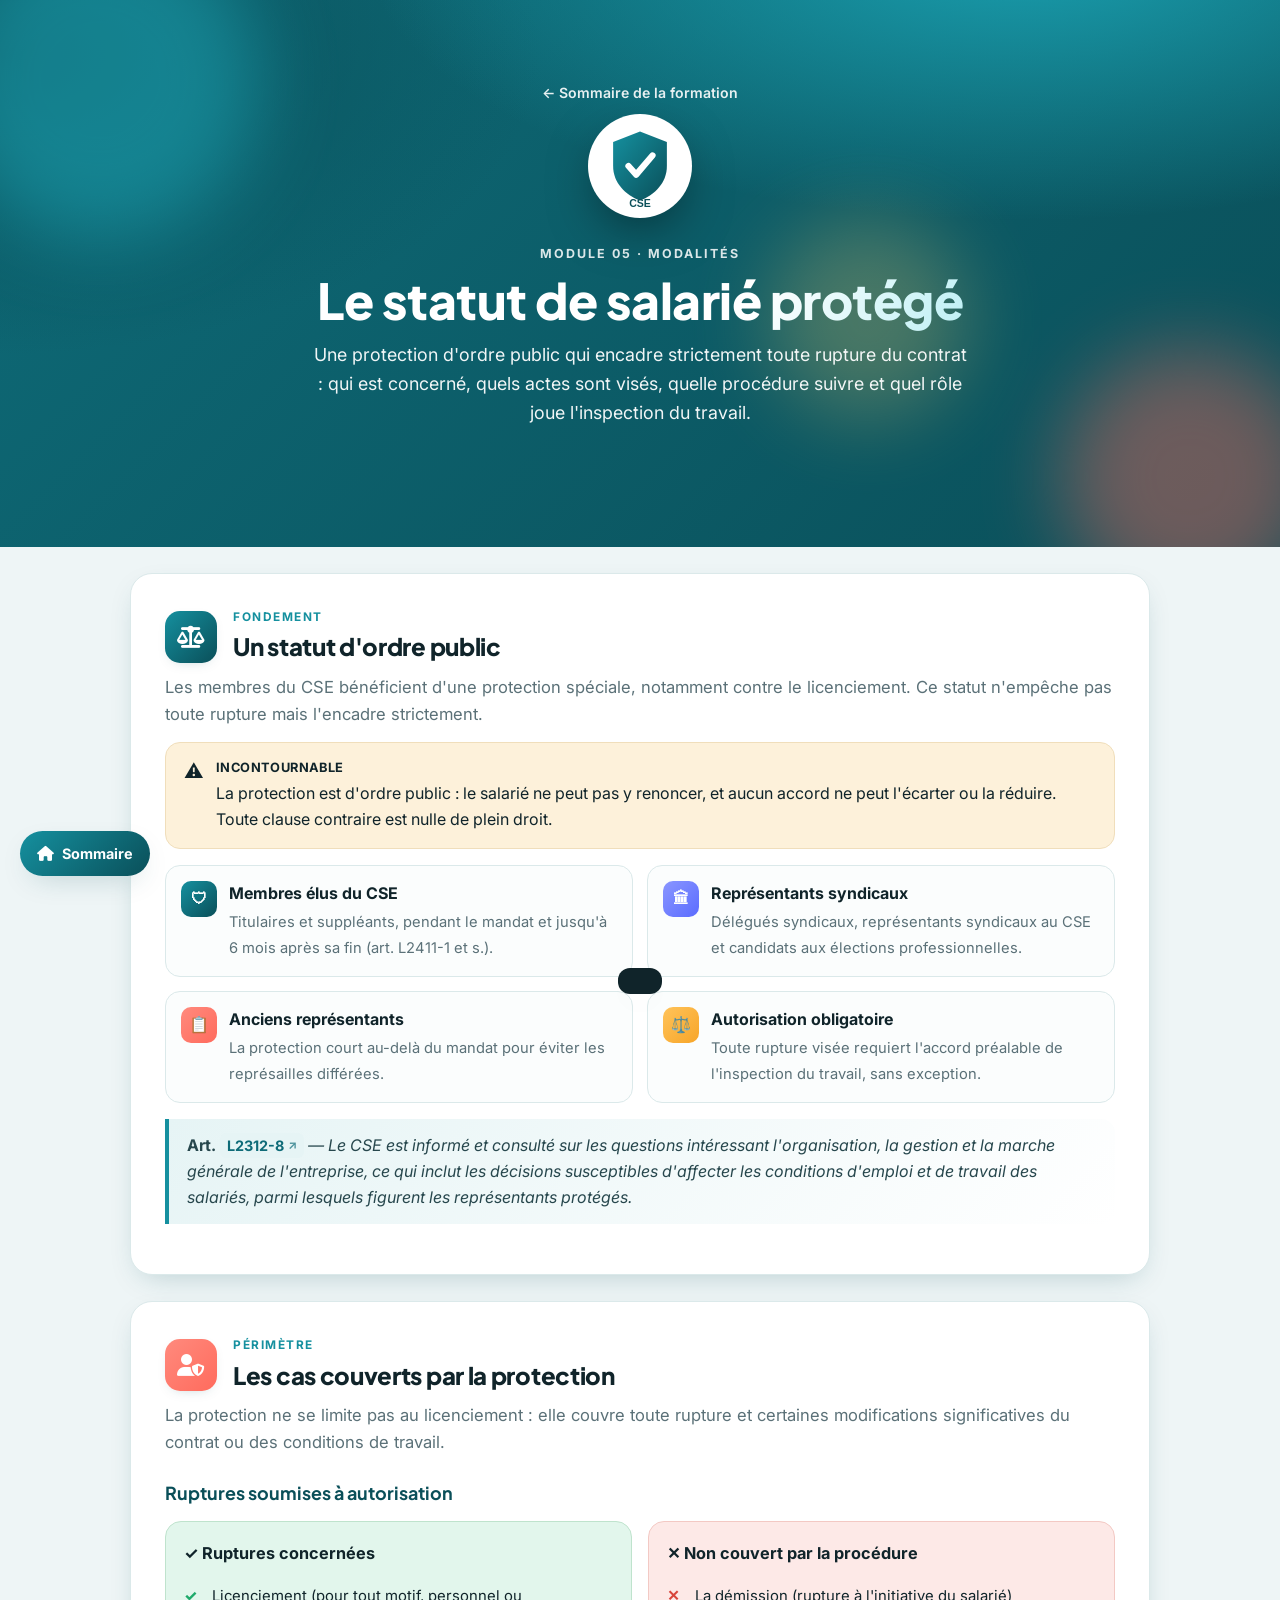
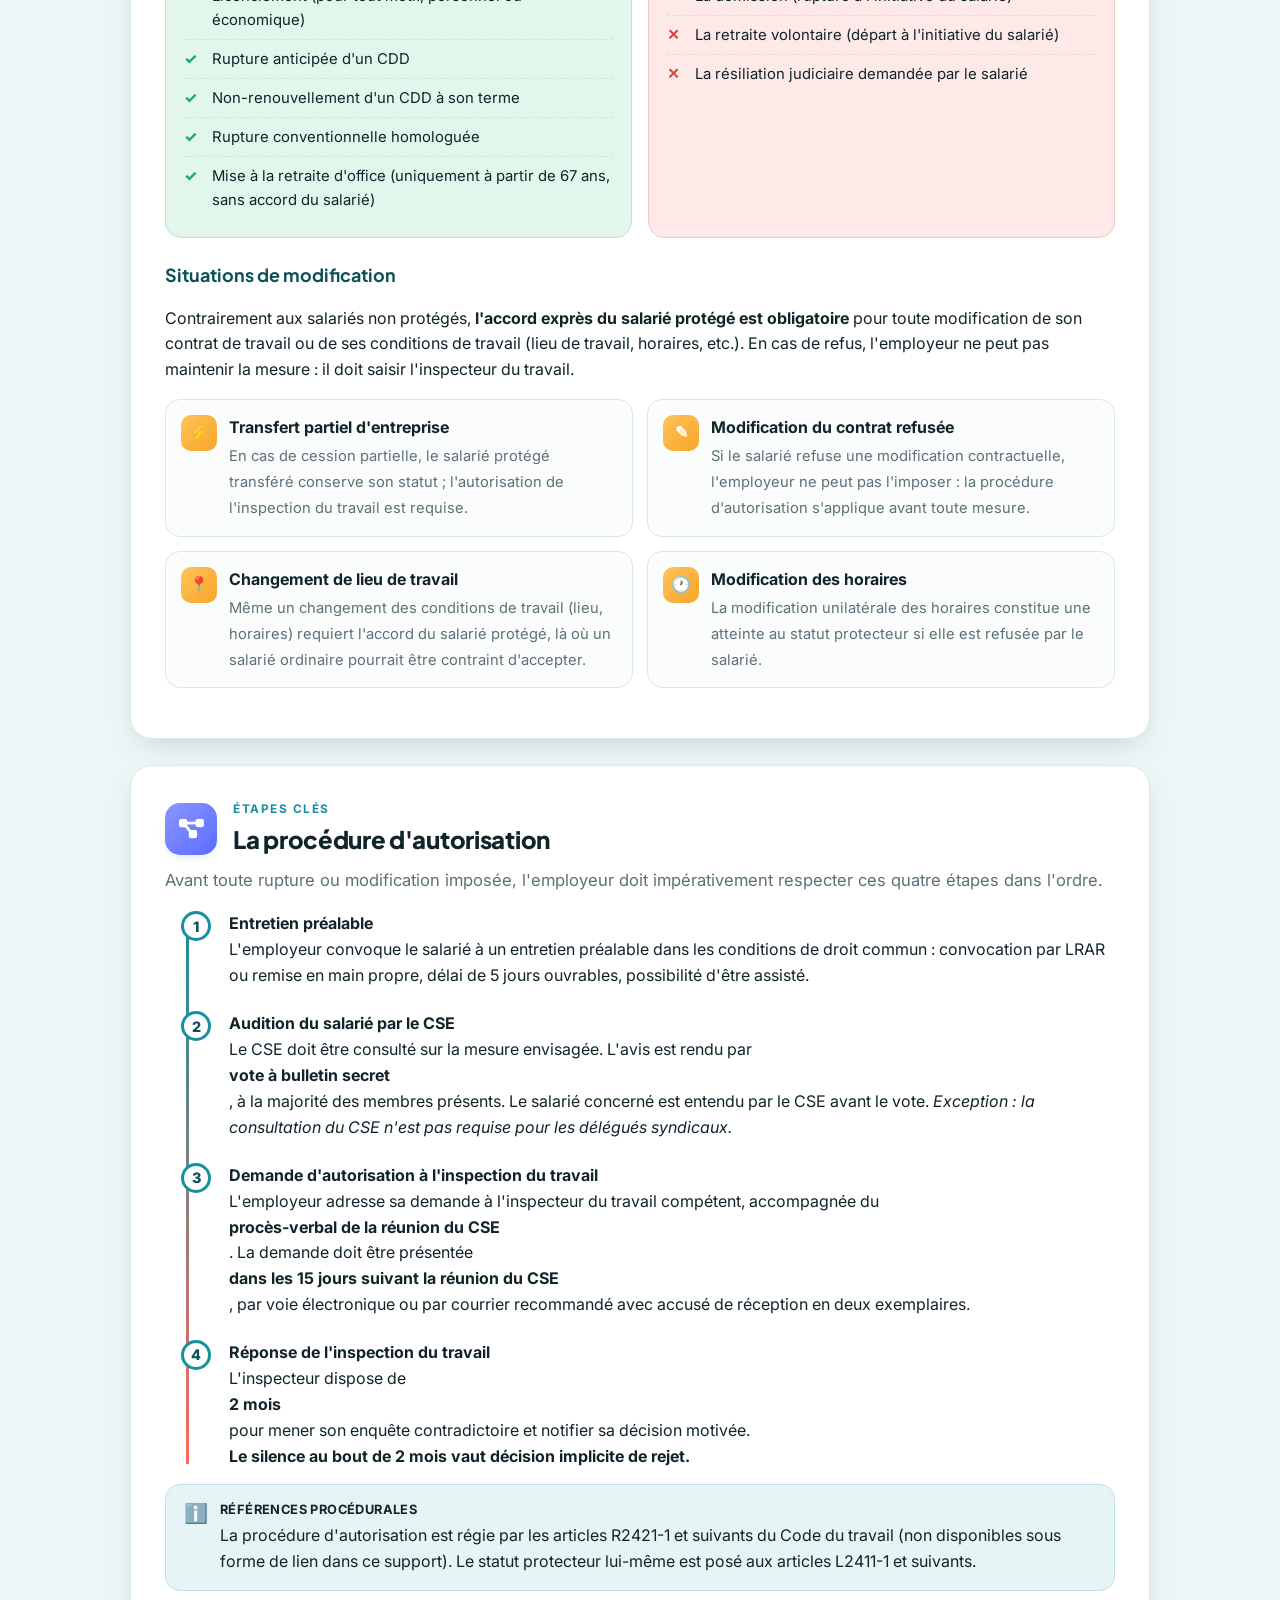
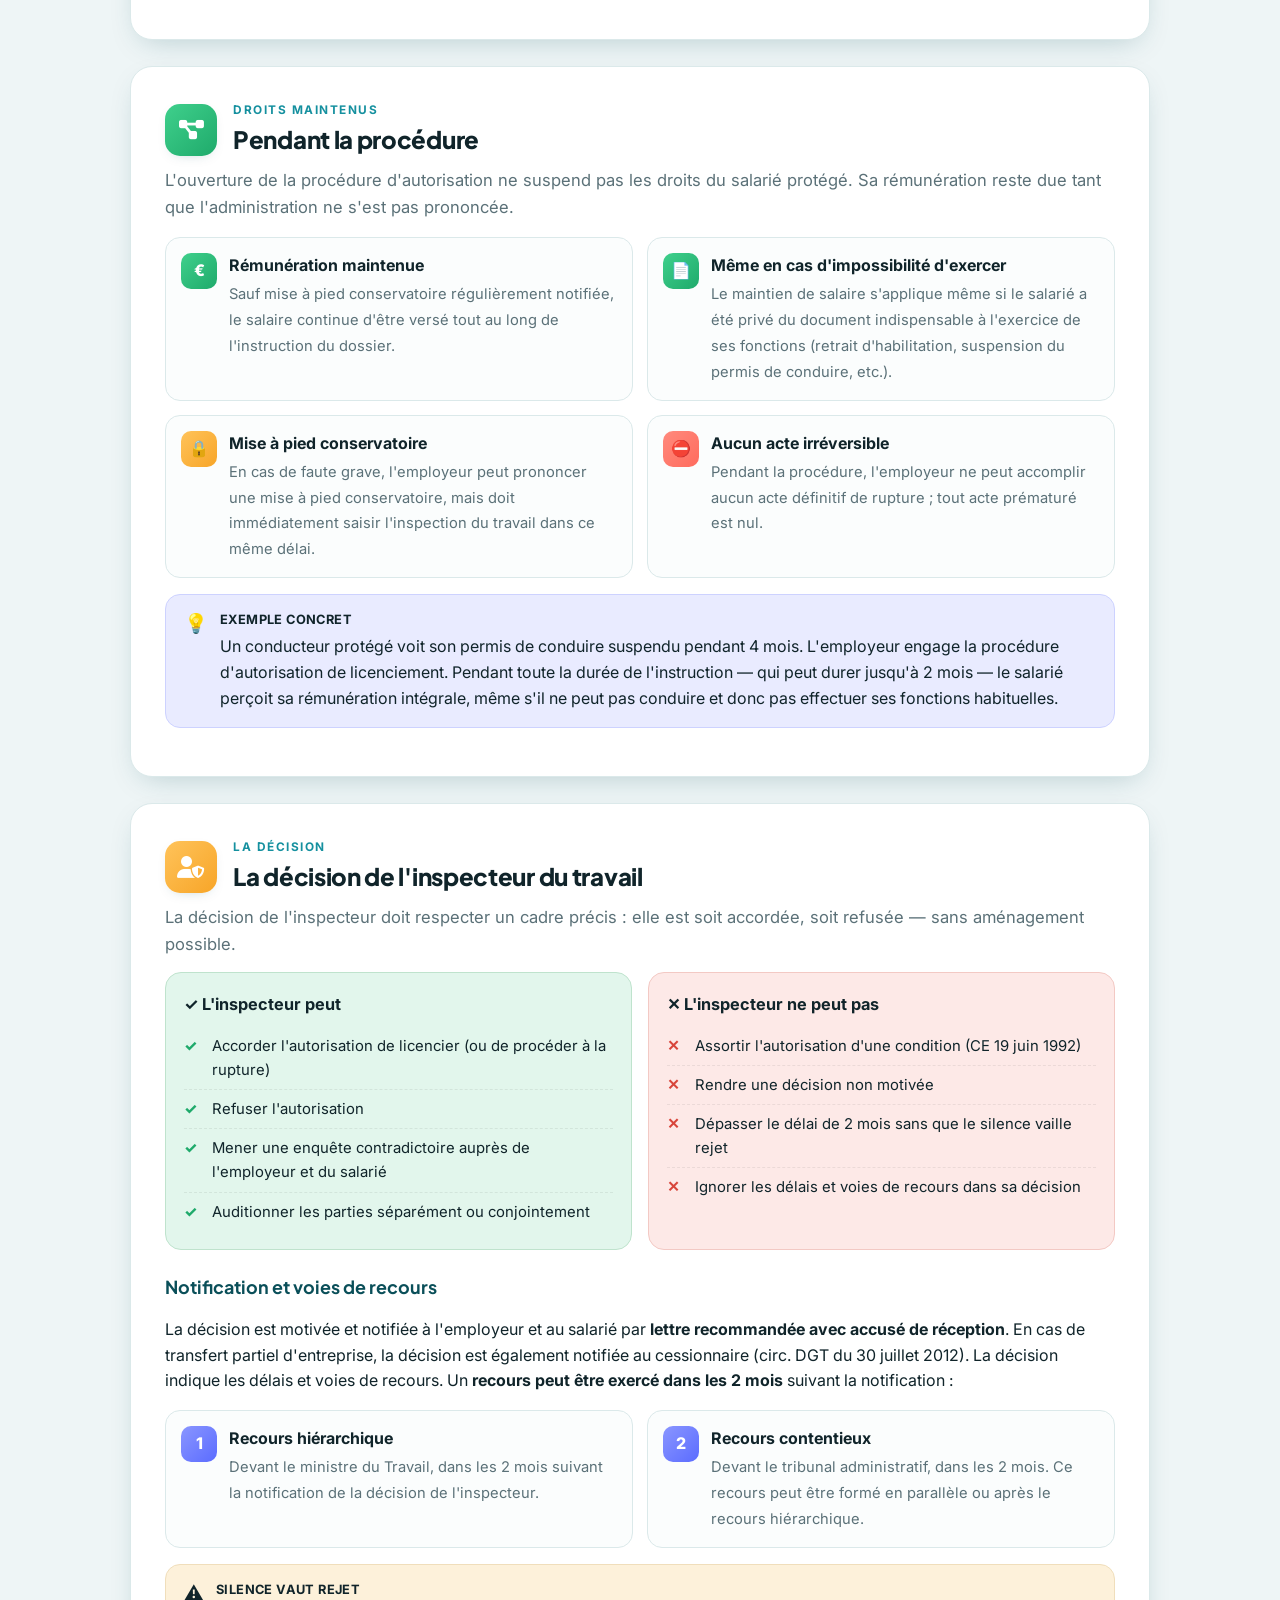
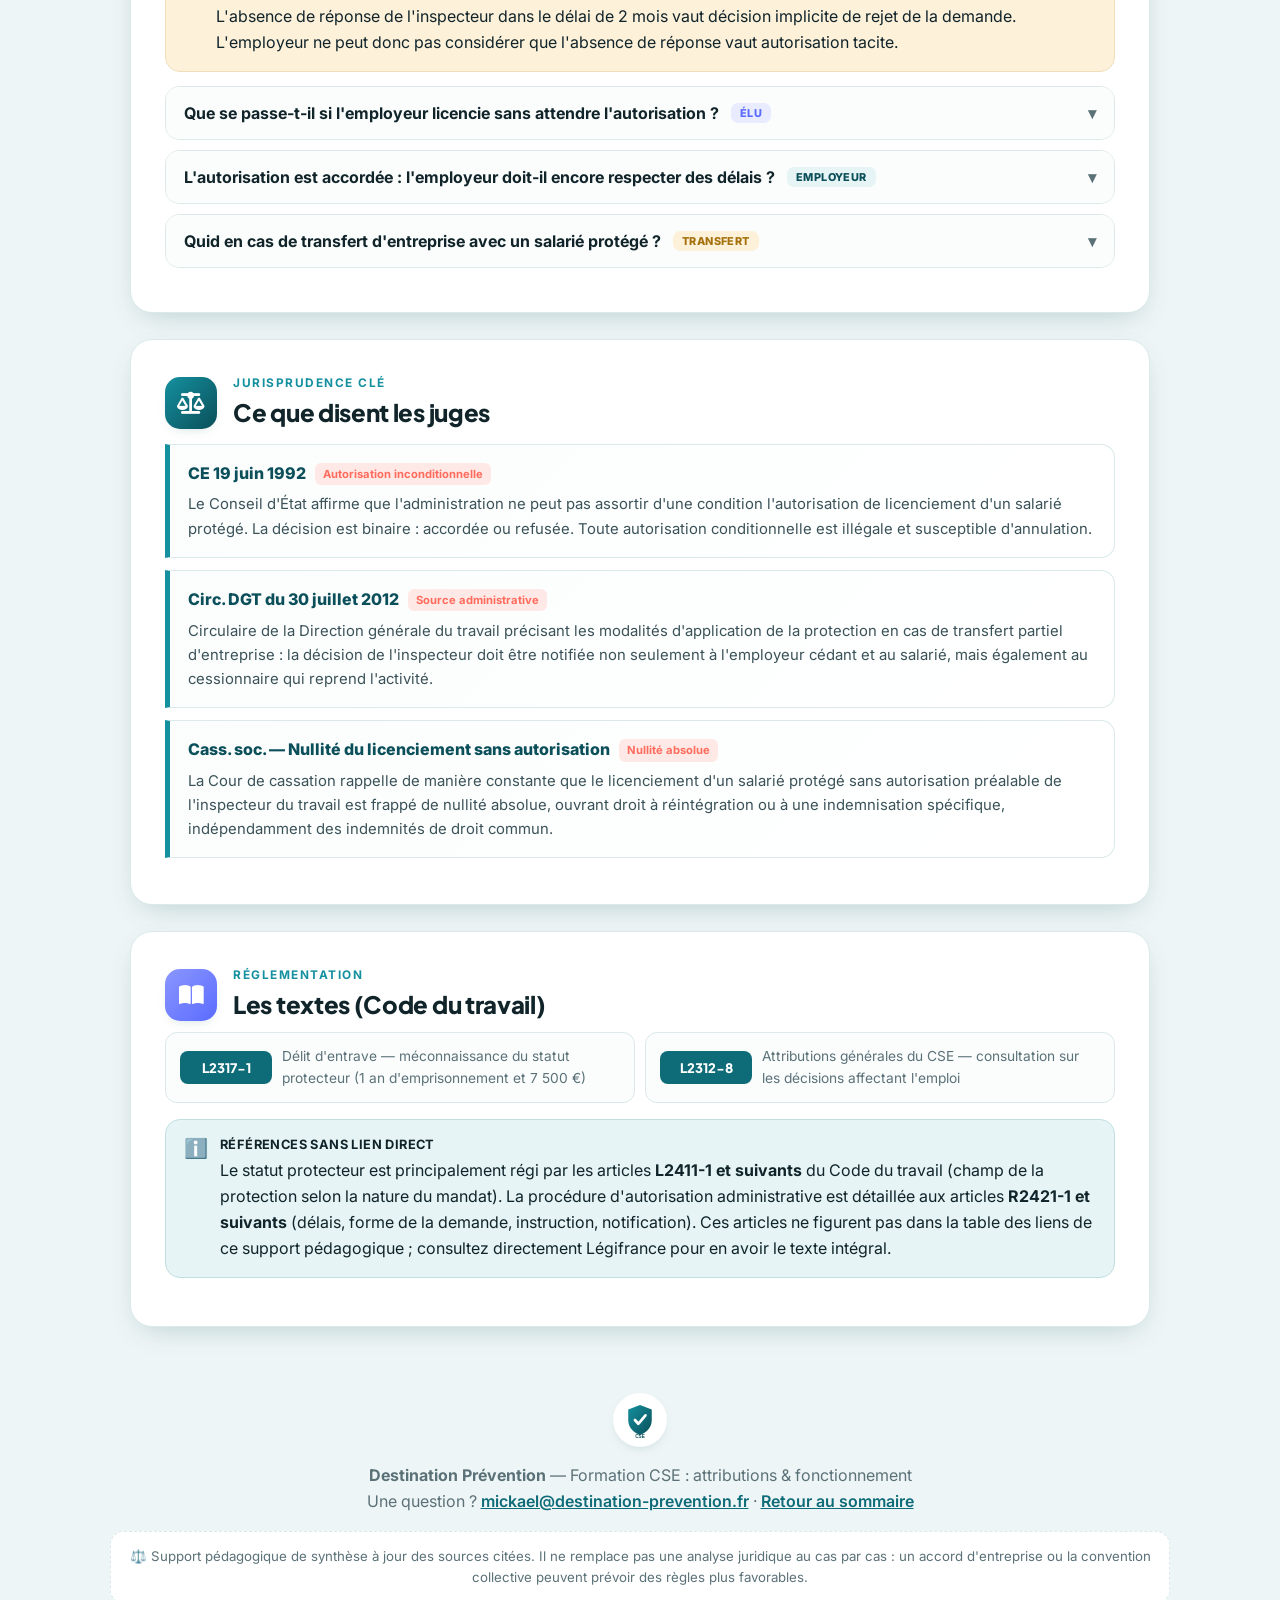
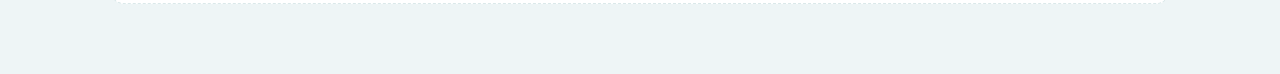
<file: salarie-protege.html>
<!DOCTYPE html>
<html lang="fr">
<head>
<meta charset="UTF-8">
<meta name="viewport" content="width=device-width, initial-scale=1.0">
<title>Le statut de salarié protégé — Formation CSE · Destination Prévention</title>
<link rel="icon" href="logo.svg">
<link rel="preconnect" href="https://fonts.googleapis.com">
<link rel="preconnect" href="https://fonts.gstatic.com" crossorigin>
<link href="https://fonts.googleapis.com/css2?family=Plus+Jakarta+Sans:wght@400;500;600;700;800&family=Inter:wght@400;500;600&display=swap" rel="stylesheet">
<link rel="stylesheet" href="styles.css">
<link rel="stylesheet" href="https://cdnjs.cloudflare.com/ajax/libs/font-awesome/6.5.2/css/all.min.css" referrerpolicy="no-referrer">
</head>
<body>
<div id="progress"></div>

<nav class="bar" id="nav">
  <div class="wrap">
    <a class="lg" href="index.html"><img class="mark" src="logo.svg" alt=""> Formation CSE</a>
    <div class="links">
      <a href="#ordre-public">Ordre public</a>
      <a href="#cas-couverts">Cas couverts</a>
      <a href="#procedure">Procédure</a>
      <a href="#pendant">Pendant la procédure</a>
      <a href="#decision">Décision</a>
      <a href="#juri">Jurisprudence</a>
      <a href="#regl">Réglementation</a>
    </div>
  </div>
</nav>

<header class="hero">
  <div class="blob b1"></div><div class="blob b2"></div><div class="blob b3"></div>
  <div class="wrap">
    <div class="crumb"><a href="index.html">← Sommaire de la formation</a></div>
    <div class="logo-wrap"><img src="logo.svg" alt="Destination Prévention" style="width:96px;height:96px"></div>
    <span class="kick">Module 05 · Modalités</span>
    <h1>Le statut de salarié <span class="hl">protégé</span></h1>
    <p class="sub">Une protection d'ordre public qui encadre strictement toute rupture du contrat : qui est concerné, quels actes sont visés, quelle procédure suivre et quel rôle joue l'inspection du travail.</p>
  </div>
</header>

<main class="wrap">

  <!-- ═══════════════════════════════════════════════════════════
       1. UN STATUT D'ORDRE PUBLIC
  ═══════════════════════════════════════════════════════════ -->
  <section id="ordre-public">
    <div class="sec-head">
      <div class="sec-ico t-teal"><i class="fa-solid fa-scale-balanced"></i></div>
      <div><div class="kicker">Fondement</div><h2>Un statut d'ordre public</h2></div>
    </div>
    <p class="lead">Les membres du CSE bénéficient d'une protection spéciale, notamment contre le licenciement. Ce statut n'empêche pas toute rupture mais l'encadre strictement.</p>
    <div class="note n-warn">
      <span class="ni">⚠️</span>
      <div><span class="tag">Incontournable</span><p>La protection est d'ordre public : le salarié ne peut pas y renoncer, et aucun accord ne peut l'écarter ou la réduire. Toute clause contraire est nulle de plein droit.</p></div>
    </div>
    <div class="feat">
      <div class="f">
        <div class="fi t-teal">🛡</div>
        <div><b>Membres élus du CSE</b><span>Titulaires et suppléants, pendant le mandat et jusqu'à 6 mois après sa fin (art. L2411-1 et s.).</span></div>
      </div>
      <div class="f">
        <div class="fi t-indigo">🏛</div>
        <div><b>Représentants syndicaux</b><span>Délégués syndicaux, représentants syndicaux au CSE et candidats aux élections professionnelles.</span></div>
      </div>
      <div class="f">
        <div class="fi t-coral">📋</div>
        <div><b>Anciens représentants</b><span>La protection court au-delà du mandat pour éviter les représailles différées.</span></div>
      </div>
      <div class="f">
        <div class="fi t-amber">⚖️</div>
        <div><b>Autorisation obligatoire</b><span>Toute rupture visée requiert l'accord préalable de l'inspection du travail, sans exception.</span></div>
      </div>
    </div>
    <blockquote class="art">
      <b>Art. <a class="lf" href="https://www.legifrance.gouv.fr/codes/article_lc/LEGIARTI000043975196" target="_blank" rel="noopener">L2312-8</a></b> — Le CSE est informé et consulté sur les questions intéressant l'organisation, la gestion et la marche générale de l'entreprise, ce qui inclut les décisions susceptibles d'affecter les conditions d'emploi et de travail des salariés, parmi lesquels figurent les représentants protégés.
    </blockquote>
  </section>

  <!-- ═══════════════════════════════════════════════════════════
       2. LES CAS COUVERTS PAR LA PROTECTION
  ═══════════════════════════════════════════════════════════ -->
  <section id="cas-couverts">
    <div class="sec-head">
      <div class="sec-ico t-coral"><i class="fa-solid fa-user-shield"></i></div>
      <div><div class="kicker">Périmètre</div><h2>Les cas couverts par la protection</h2></div>
    </div>
    <p class="lead">La protection ne se limite pas au licenciement : elle couvre toute rupture et certaines modifications significatives du contrat ou des conditions de travail.</p>

    <h3 class="sub">Ruptures soumises à autorisation</h3>
    <div class="dd">
      <div class="col can">
        <h4>✓ Ruptures concernées</h4>
        <ul>
          <li>Licenciement (pour tout motif, personnel ou économique)</li>
          <li>Rupture anticipée d'un CDD</li>
          <li>Non-renouvellement d'un CDD à son terme</li>
          <li>Rupture conventionnelle homologuée</li>
          <li>Mise à la retraite d'office (uniquement à partir de 67 ans, sans accord du salarié)</li>
        </ul>
      </div>
      <div class="col cant">
        <h4>✕ Non couvert par la procédure</h4>
        <ul>
          <li>La démission (rupture à l'initiative du salarié)</li>
          <li>La retraite volontaire (départ à l'initiative du salarié)</li>
          <li>La résiliation judiciaire demandée par le salarié</li>
        </ul>
      </div>
    </div>

    <h3 class="sub">Situations de modification</h3>
    <p>Contrairement aux salariés non protégés, <b>l'accord exprès du salarié protégé est obligatoire</b> pour toute modification de son contrat de travail ou de ses conditions de travail (lieu de travail, horaires, etc.). En cas de refus, l'employeur ne peut pas maintenir la mesure : il doit saisir l'inspecteur du travail.</p>
    <div class="feat">
      <div class="f">
        <div class="fi t-amber">⚡</div>
        <div><b>Transfert partiel d'entreprise</b><span>En cas de cession partielle, le salarié protégé transféré conserve son statut ; l'autorisation de l'inspection du travail est requise.</span></div>
      </div>
      <div class="f">
        <div class="fi t-amber">✎</div>
        <div><b>Modification du contrat refusée</b><span>Si le salarié refuse une modification contractuelle, l'employeur ne peut pas l'imposer : la procédure d'autorisation s'applique avant toute mesure.</span></div>
      </div>
      <div class="f">
        <div class="fi t-amber">📍</div>
        <div><b>Changement de lieu de travail</b><span>Même un changement des conditions de travail (lieu, horaires) requiert l'accord du salarié protégé, là où un salarié ordinaire pourrait être contraint d'accepter.</span></div>
      </div>
      <div class="f">
        <div class="fi t-amber">🕐</div>
        <div><b>Modification des horaires</b><span>La modification unilatérale des horaires constitue une atteinte au statut protecteur si elle est refusée par le salarié.</span></div>
      </div>
    </div>
  </section>

  <!-- ═══════════════════════════════════════════════════════════
       3. LA PROCÉDURE D'AUTORISATION
  ═══════════════════════════════════════════════════════════ -->
  <section id="procedure">
    <div class="sec-head">
      <div class="sec-ico t-indigo"><i class="fa-solid fa-diagram-project"></i></div>
      <div><div class="kicker">Étapes clés</div><h2>La procédure d'autorisation</h2></div>
    </div>
    <p class="lead">Avant toute rupture ou modification imposée, l'employeur doit impérativement respecter ces quatre étapes dans l'ordre.</p>

    <div class="tl">
      <div class="step">
        <div class="dot">1</div>
        <b>Entretien préalable</b>
        L'employeur convoque le salarié à un entretien préalable dans les conditions de droit commun : convocation par LRAR ou remise en main propre, délai de 5 jours ouvrables, possibilité d'être assisté.
      </div>
      <div class="step">
        <div class="dot">2</div>
        <b>Audition du salarié par le CSE</b>
        Le CSE doit être consulté sur la mesure envisagée. L'avis est rendu par <b>vote à bulletin secret</b>, à la majorité des membres présents. Le salarié concerné est entendu par le CSE avant le vote. <em>Exception : la consultation du CSE n'est pas requise pour les délégués syndicaux.</em>
      </div>
      <div class="step">
        <div class="dot">3</div>
        <b>Demande d'autorisation à l'inspection du travail</b>
        L'employeur adresse sa demande à l'inspecteur du travail compétent, accompagnée du <b>procès-verbal de la réunion du CSE</b>. La demande doit être présentée <b>dans les 15 jours suivant la réunion du CSE</b>, par voie électronique ou par courrier recommandé avec accusé de réception en deux exemplaires.
      </div>
      <div class="step">
        <div class="dot">4</div>
        <b>Réponse de l'inspection du travail</b>
        L'inspecteur dispose de <b>2 mois</b> pour mener son enquête contradictoire et notifier sa décision motivée. <b>Le silence au bout de 2 mois vaut décision implicite de rejet.</b>
      </div>
    </div>

    <div class="note n-info">
      <span class="ni">ℹ️</span>
      <div><span class="tag">Références procédurales</span><p>La procédure d'autorisation est régie par les articles R2421-1 et suivants du Code du travail (non disponibles sous forme de lien dans ce support). Le statut protecteur lui-même est posé aux articles L2411-1 et suivants.</p></div>
    </div>
  </section>

  <!-- ═══════════════════════════════════════════════════════════
       4. PENDANT LA PROCÉDURE
  ═══════════════════════════════════════════════════════════ -->
  <section id="pendant">
    <div class="sec-head">
      <div class="sec-ico t-green"><i class="fa-solid fa-diagram-project"></i></div>
      <div><div class="kicker">Droits maintenus</div><h2>Pendant la procédure</h2></div>
    </div>
    <p class="lead">L'ouverture de la procédure d'autorisation ne suspend pas les droits du salarié protégé. Sa rémunération reste due tant que l'administration ne s'est pas prononcée.</p>

    <div class="feat">
      <div class="f">
        <div class="fi t-green">€</div>
        <div><b>Rémunération maintenue</b><span>Sauf mise à pied conservatoire régulièrement notifiée, le salaire continue d'être versé tout au long de l'instruction du dossier.</span></div>
      </div>
      <div class="f">
        <div class="fi t-green">📄</div>
        <div><b>Même en cas d'impossibilité d'exercer</b><span>Le maintien de salaire s'applique même si le salarié a été privé du document indispensable à l'exercice de ses fonctions (retrait d'habilitation, suspension du permis de conduire, etc.).</span></div>
      </div>
      <div class="f">
        <div class="fi t-amber">🔒</div>
        <div><b>Mise à pied conservatoire</b><span>En cas de faute grave, l'employeur peut prononcer une mise à pied conservatoire, mais doit immédiatement saisir l'inspection du travail dans ce même délai.</span></div>
      </div>
      <div class="f">
        <div class="fi t-coral">⛔</div>
        <div><b>Aucun acte irréversible</b><span>Pendant la procédure, l'employeur ne peut accomplir aucun acte définitif de rupture ; tout acte prématuré est nul.</span></div>
      </div>
    </div>

    <div class="note n-ex">
      <span class="ni">💡</span>
      <div>
        <span class="tag">Exemple concret</span>
        <p>Un conducteur protégé voit son permis de conduire suspendu pendant 4 mois. L'employeur engage la procédure d'autorisation de licenciement. Pendant toute la durée de l'instruction — qui peut durer jusqu'à 2 mois — le salarié perçoit sa rémunération intégrale, même s'il ne peut pas conduire et donc pas effectuer ses fonctions habituelles.</p>
      </div>
    </div>
  </section>

  <!-- ═══════════════════════════════════════════════════════════
       5. LA DÉCISION DE L'INSPECTEUR DU TRAVAIL
  ═══════════════════════════════════════════════════════════ -->
  <section id="decision">
    <div class="sec-head">
      <div class="sec-ico t-amber"><i class="fa-solid fa-user-shield"></i></div>
      <div><div class="kicker">La décision</div><h2>La décision de l'inspecteur du travail</h2></div>
    </div>
    <p class="lead">La décision de l'inspecteur doit respecter un cadre précis : elle est soit accordée, soit refusée — sans aménagement possible.</p>

    <div class="dd">
      <div class="col can">
        <h4>✓ L'inspecteur peut</h4>
        <ul>
          <li>Accorder l'autorisation de licencier (ou de procéder à la rupture)</li>
          <li>Refuser l'autorisation</li>
          <li>Mener une enquête contradictoire auprès de l'employeur et du salarié</li>
          <li>Auditionner les parties séparément ou conjointement</li>
        </ul>
      </div>
      <div class="col cant">
        <h4>✕ L'inspecteur ne peut pas</h4>
        <ul>
          <li>Assortir l'autorisation d'une condition (CE 19 juin 1992)</li>
          <li>Rendre une décision non motivée</li>
          <li>Dépasser le délai de 2 mois sans que le silence vaille rejet</li>
          <li>Ignorer les délais et voies de recours dans sa décision</li>
        </ul>
      </div>
    </div>

    <h3 class="sub">Notification et voies de recours</h3>
    <p>La décision est motivée et notifiée à l'employeur et au salarié par <b>lettre recommandée avec accusé de réception</b>. En cas de transfert partiel d'entreprise, la décision est également notifiée au cessionnaire (circ. DGT du 30 juillet 2012). La décision indique les délais et voies de recours. Un <b>recours peut être exercé dans les 2 mois</b> suivant la notification :</p>
    <div class="feat">
      <div class="f">
        <div class="fi t-indigo">1</div>
        <div><b>Recours hiérarchique</b><span>Devant le ministre du Travail, dans les 2 mois suivant la notification de la décision de l'inspecteur.</span></div>
      </div>
      <div class="f">
        <div class="fi t-indigo">2</div>
        <div><b>Recours contentieux</b><span>Devant le tribunal administratif, dans les 2 mois. Ce recours peut être formé en parallèle ou après le recours hiérarchique.</span></div>
      </div>
    </div>

    <div class="note n-warn">
      <span class="ni">⚠️</span>
      <div><span class="tag">Silence vaut rejet</span><p>L'absence de réponse de l'inspecteur dans le délai de 2 mois vaut décision implicite de rejet de la demande. L'employeur ne peut donc pas considérer que l'absence de réponse vaut autorisation tacite.</p></div>
    </div>

    <div class="acc">
      <button>Que se passe-t-il si l'employeur licencie sans attendre l'autorisation ? <span class="vp a">Élu</span><span class="chev">▾</span></button>
      <div class="body"><div class="inner">
        <p>Le licenciement est nul de plein droit. Le salarié peut demander sa réintégration dans l'entreprise (avec maintien des avantages acquis) ou, s'il ne souhaite pas être réintégré, une indemnisation spécifique en sus des indemnités de rupture de droit commun. L'employeur s'expose par ailleurs à des poursuites pour délit d'entrave.</p>
      </div></div>
    </div>
    <div class="acc">
      <button>L'autorisation est accordée : l'employeur doit-il encore respecter des délais ? <span class="vp b">Employeur</span><span class="chev">▾</span></button>
      <div class="body"><div class="inner">
        <p>Oui. L'autorisation ne vaut pas licenciement automatique. L'employeur doit procéder à la notification du licenciement dans un délai raisonnable après la décision d'autorisation. Un délai excessif peut entraîner la caducité de l'autorisation et obliger l'employeur à reprendre l'ensemble de la procédure.</p>
      </div></div>
    </div>
    <div class="acc">
      <button>Quid en cas de transfert d'entreprise avec un salarié protégé ? <span class="vp hc">Transfert</span><span class="chev">▾</span></button>
      <div class="body"><div class="inner">
        <p>En cas de transfert partiel d'activité emportant modification des conditions d'emploi d'un salarié protégé et refus de ce dernier, le cédant doit saisir l'inspection du travail. La décision est notifiée au cédant, au cessionnaire et au salarié (circ. DGT du 30 juillet 2012). Le salarié conserve sa protection chez le cessionnaire si le transfert est autorisé.</p>
      </div></div>
    </div>
  </section>

  <!-- ═══════════════════════════════════════════════════════════
       6. JURISPRUDENCE
  ═══════════════════════════════════════════════════════════ -->
  <section id="juri">
    <div class="sec-head">
      <div class="sec-ico t-teal"><i class="fa-solid fa-scale-balanced"></i></div>
      <div><div class="kicker">Jurisprudence clé</div><h2>Ce que disent les juges</h2></div>
    </div>

    <div class="juri">
      <div class="jt">CE 19 juin 1992 <span class="jp">Autorisation inconditionnelle</span></div>
      <p>Le Conseil d'État affirme que l'administration ne peut pas assortir d'une condition l'autorisation de licenciement d'un salarié protégé. La décision est binaire : accordée ou refusée. Toute autorisation conditionnelle est illégale et susceptible d'annulation.</p>
    </div>

    <div class="juri">
      <div class="jt">Circ. DGT du 30 juillet 2012 <span class="jp">Source administrative</span></div>
      <p>Circulaire de la Direction générale du travail précisant les modalités d'application de la protection en cas de transfert partiel d'entreprise : la décision de l'inspecteur doit être notifiée non seulement à l'employeur cédant et au salarié, mais également au cessionnaire qui reprend l'activité.</p>
    </div>

    <div class="juri">
      <div class="jt">Cass. soc. — Nullité du licenciement sans autorisation <span class="jp">Nullité absolue</span></div>
      <p>La Cour de cassation rappelle de manière constante que le licenciement d'un salarié protégé sans autorisation préalable de l'inspecteur du travail est frappé de nullité absolue, ouvrant droit à réintégration ou à une indemnisation spécifique, indépendamment des indemnités de droit commun.</p>
    </div>
  </section>

  <!-- ═══════════════════════════════════════════════════════════
       7. RÉGLEMENTATION
  ═══════════════════════════════════════════════════════════ -->
  <section id="regl">
    <div class="sec-head">
      <div class="sec-ico t-indigo"><i class="fa-solid fa-book-open"></i></div>
      <div><div class="kicker">Réglementation</div><h2>Les textes (Code du travail)</h2></div>
    </div>

    <div class="regl">
      <a href="https://www.legifrance.gouv.fr/codes/article_lc/LEGIARTI000035634273" target="_blank" rel="noopener">
        <span class="code">L2317-1</span>
        <span>Délit d'entrave — méconnaissance du statut protecteur (1 an d'emprisonnement et 7 500 €)</span>
      </a>
      <a href="https://www.legifrance.gouv.fr/codes/article_lc/LEGIARTI000043975196" target="_blank" rel="noopener">
        <span class="code">L2312-8</span>
        <span>Attributions générales du CSE — consultation sur les décisions affectant l'emploi</span>
      </a>
    </div>

    <div class="note n-info" style="margin-top:16px">
      <span class="ni">ℹ️</span>
      <div>
        <span class="tag">Références sans lien direct</span>
        <p>Le statut protecteur est principalement régi par les articles <b>L2411-1 et suivants</b> du Code du travail (champ de la protection selon la nature du mandat). La procédure d'autorisation administrative est détaillée aux articles <b>R2421-1 et suivants</b> (délais, forme de la demande, instruction, notification). Ces articles ne figurent pas dans la table des liens de ce support pédagogique ; consultez directement Légifrance pour en avoir le texte intégral.</p>
      </div>
    </div>
  </section>

</main>

<footer>
  <div class="fmark"><img src="logo.svg" alt="" style="width:42px;height:42px"></div>
  <p><b>Destination Prévention</b> — Formation CSE : attributions &amp; fonctionnement<br>
  Une question ? <a href="mailto:mickael@destination-prevention.fr">mickael@destination-prevention.fr</a> · <a href="index.html">Retour au sommaire</a></p>
  <div class="disc">⚖️ Support pédagogique de synthèse à jour des sources citées. Il ne remplace pas une analyse juridique au cas par cas : un accord d'entreprise ou la convention collective peuvent prévoir des règles plus favorables.</div>
</footer>

<div id="toast"></div>
<button class="btt" id="btt" aria-label="Revenir en haut">↑</button>
<script src="app.js"></script>
</body>
</html>
</file>
<file: styles.css>
/* =========================================================
   Formation CSE — Destination Prévention
   Feuille de style commune (style repris du toolkit Transmas)
   ========================================================= */
:root{
  --teal:#0e6b78; --teal-d:#0a4f59; --teal-l:#e6f4f5; --teal-2:#15909f;
  --ink:#10242a; --muted:#5b7178; --line:#dbe9ea; --bg:#eef5f6; --card:#ffffff;
  --coral:#ff6b5d; --coral-l:#ffe9e6;
  --amber:#f7a528; --amber-l:#fdf1da;
  --green:#1faa6b; --green-l:#e2f6ec;
  --indigo:#5b6cff; --indigo-l:#e9ebff;
  --red:#d8453a; --red-l:#fde9e7;
  --shadow:0 10px 30px -12px rgba(10,79,89,.28);
  --shadow-sm:0 4px 14px -8px rgba(10,79,89,.35);
  color-scheme:light;
}
*{box-sizing:border-box}
html{scroll-behavior:smooth}
body{margin:0;font-family:"Inter",-apple-system,BlinkMacSystemFont,"Segoe UI",sans-serif;color:var(--ink);background:var(--bg);line-height:1.62;overflow-x:hidden}
h1,h2,h3,.font-display{font-family:"Plus Jakarta Sans","Inter",sans-serif}
a{color:var(--teal)}
.wrap{max-width:1060px;margin:0 auto;padding:0 20px}

/* progress + nav */
#progress{position:fixed;top:0;left:0;height:4px;width:0;background:linear-gradient(90deg,var(--teal-2),var(--coral));z-index:200;transition:width .1s linear}
nav.bar{position:fixed;top:4px;left:0;right:0;z-index:150;background:rgba(255,255,255,.82);backdrop-filter:blur(12px);border-bottom:1px solid var(--line);transform:translateY(-130%);transition:transform .4s ease}
nav.bar.show{transform:translateY(0)}
nav.bar .wrap{display:flex;align-items:center;gap:12px;height:58px}
nav.bar .lg{display:flex;align-items:center;gap:9px;font-weight:800;color:var(--teal-d);font-size:.98rem;white-space:nowrap;text-decoration:none}
nav.bar .lg .mark{width:30px;height:30px;border-radius:50%}
nav.bar .links{display:flex;gap:3px;overflow-x:auto;scrollbar-width:none;margin-left:auto}
nav.bar .links::-webkit-scrollbar{display:none}
nav.bar .links a{font-size:.8rem;text-decoration:none;color:var(--muted);padding:6px 11px;border-radius:9px;white-space:nowrap;font-weight:600;transition:.2s}
nav.bar .links a:hover{color:var(--teal-d);background:var(--teal-l)}
nav.bar .links a.active{color:#fff;background:var(--teal)}

/* hero */
header.hero{position:relative;color:#fff;padding:80px 20px 120px;text-align:center;overflow:hidden;background:radial-gradient(1200px 500px at 80% -10%,#1aa0b0 0,transparent 55%),radial-gradient(900px 500px at 0% 10%,#0a4f59 0,transparent 60%),linear-gradient(135deg,#0e6b78,#0a4f59)}
.blob{position:absolute;border-radius:50%;filter:blur(40px);opacity:.4;animation:float 14s ease-in-out infinite}
.blob.b1{width:320px;height:320px;background:#23c4d6;top:-80px;left:-60px}
.blob.b2{width:260px;height:260px;background:#ff6b5d;bottom:-60px;right:-40px;animation-delay:-5s}
.blob.b3{width:200px;height:200px;background:#ffd36b;top:40%;left:60%;animation-delay:-9s;opacity:.25}
@keyframes float{0%,100%{transform:translate(0,0) scale(1)}50%{transform:translate(30px,-25px) scale(1.08)}}
.logo-wrap{position:relative;z-index:2;width:104px;height:104px;margin:0 auto 22px;border-radius:50%;box-shadow:0 18px 50px -12px rgba(0,0,0,.5);animation:pulse 5s ease-in-out infinite;background:#fff;display:grid;place-items:center}
.logo-wrap svg{width:96px;height:96px}
@keyframes pulse{0%,100%{transform:translateY(0)}50%{transform:translateY(-9px)}}
.hero .kick{position:relative;z-index:2;display:inline-block;font-size:.78rem;font-weight:700;letter-spacing:2px;text-transform:uppercase;opacity:.85;margin-bottom:10px}
.hero h1{position:relative;z-index:2;margin:0 0 12px;font-size:clamp(2rem,5vw,3.1rem);font-weight:800;letter-spacing:-.5px;line-height:1.08}
.hero h1 .hl{background:linear-gradient(120deg,#fff,#bff0f5);-webkit-background-clip:text;background-clip:text;color:transparent}
.hero p.sub{position:relative;z-index:2;margin:0 auto;max-width:660px;font-size:1.12rem;opacity:.94}
.tagchip{position:relative;z-index:2;display:inline-flex;gap:8px;align-items:center;margin-top:20px;background:rgba(255,255,255,.14);border:1px solid rgba(255,255,255,.3);padding:7px 16px;border-radius:999px;font-size:.85rem;font-weight:600;text-decoration:none;color:#fff}
.tagchip:hover{background:rgba(255,255,255,.24)}
.stats{position:relative;z-index:2;display:flex;flex-wrap:wrap;gap:14px;justify-content:center;margin-top:34px}
.stat{background:rgba(255,255,255,.12);border:1px solid rgba(255,255,255,.22);border-radius:16px;padding:16px 20px;min-width:150px;backdrop-filter:blur(4px)}
.stat .n{font-family:"Plus Jakarta Sans";font-size:1.7rem;font-weight:800;line-height:1}
.stat .l{font-size:.78rem;opacity:.9;margin-top:6px}

/* sections */
main{position:relative;z-index:3;margin-top:-70px}
section{background:var(--card);border:1px solid var(--line);border-radius:22px;padding:34px;margin:26px 0;box-shadow:var(--shadow);opacity:0;transform:translateY(28px);transition:opacity .7s ease,transform .7s ease}
section.in{opacity:1;transform:none}
.sec-head{display:flex;align-items:center;gap:16px;margin-bottom:8px}
.sec-ico{flex:none;width:52px;height:52px;border-radius:15px;display:grid;place-items:center;color:#fff;box-shadow:var(--shadow-sm)}
.sec-ico svg{width:26px;height:26px}
.sec-head h2{margin:0;font-size:1.5rem;font-weight:800;letter-spacing:-.3px}
.sec-head .kicker{font-size:.74rem;font-weight:700;letter-spacing:1.5px;text-transform:uppercase;color:var(--teal-2)}
.lead{color:var(--muted);font-size:1.04rem;margin:6px 0 4px}
h3.sub{font-size:1.12rem;margin:22px 0 6px;color:var(--teal-d)}
.t-teal{background:linear-gradient(135deg,var(--teal-2),var(--teal-d))}
.t-coral{background:linear-gradient(135deg,#ff8a7d,var(--coral))}
.t-amber{background:linear-gradient(135deg,#ffc35a,var(--amber))}
.t-green{background:linear-gradient(135deg,#3fd08c,var(--green))}
.t-indigo{background:linear-gradient(135deg,#8a96ff,var(--indigo))}
.t-red{background:linear-gradient(135deg,#f3766c,var(--red))}

blockquote.art{border-left:4px solid var(--teal-2);background:linear-gradient(135deg,var(--teal-l),#fff);margin:16px 0;padding:14px 18px;border-radius:0 14px 14px 0;font-style:italic;color:#27474d}
blockquote.art b{font-style:normal}
.chips-law{display:inline-block;font-size:.72rem;font-weight:700;letter-spacing:.5px;text-transform:uppercase;color:var(--teal-d);background:var(--teal-l);padding:3px 10px;border-radius:7px;margin-bottom:8px}

/* inline legifrance link */
a.lf{display:inline-flex;align-items:center;gap:4px;font-weight:700;text-decoration:none;color:var(--teal);background:var(--teal-l);border-radius:6px;padding:1px 7px;font-size:.9em;white-space:nowrap;transition:.2s}
a.lf:hover{background:var(--teal);color:#fff}
a.lf::after{content:"\2197";font-size:.82em;opacity:.7}

.feat{display:grid;grid-template-columns:repeat(2,1fr);gap:14px;margin:16px 0}
.feat .f{display:flex;gap:12px;padding:15px;border:1px solid var(--line);border-radius:15px;background:#fbfdfd;transition:.25s}
.feat .f:hover{transform:translateY(-3px);box-shadow:var(--shadow-sm);border-color:#bfe0e2}
.feat .f .fi{flex:none;width:36px;height:36px;border-radius:10px;display:grid;place-items:center;color:#fff;font-weight:800}
.feat .f b{display:block;margin-bottom:2px}
.feat .f span{font-size:.92rem;color:var(--muted)}

.note{border-radius:15px;padding:15px 18px;margin:14px 0;border:1px solid;display:flex;gap:12px;align-items:flex-start}
.note .ni{flex:none;font-size:1.2rem;line-height:1.4}
.n-info{background:var(--teal-l);border-color:#bfe0e2}
.n-ok{background:var(--green-l);border-color:#bfe3cd}
.n-warn{background:var(--amber-l);border-color:#f0debb}
.n-no{background:var(--red-l);border-color:#f3c9c4}
.n-ex{background:var(--indigo-l);border-color:#cdd2ff}
.note .tag{font-weight:700;display:block;font-size:.8rem;text-transform:uppercase;letter-spacing:.4px;margin-bottom:3px}
.note p{margin:0}

/* tables */
.tbl{width:100%;border-collapse:collapse;margin:14px 0;font-size:.93rem;overflow:hidden;border-radius:12px;box-shadow:var(--shadow-sm)}
.tbl th{background:var(--teal);color:#fff;text-align:left;padding:11px 14px;font-weight:700}
.tbl td{padding:10px 14px;border-bottom:1px solid var(--line);background:#fff;vertical-align:top}
.tbl tr:nth-child(even) td{background:#fbfdfd}

/* compare toggle */
.seg{display:inline-flex;background:var(--teal-l);border-radius:14px;padding:5px;margin:8px 0 4px;gap:4px}
.seg button{border:none;background:transparent;font-family:inherit;font-weight:700;font-size:.92rem;padding:9px 18px;border-radius:10px;cursor:pointer;color:var(--teal-d);transition:.2s}
.seg button.on{color:#fff;box-shadow:var(--shadow-sm)}
.seg button[data-k="a"].on{background:linear-gradient(135deg,#8a96ff,var(--indigo))}
.seg button[data-k="b"].on{background:linear-gradient(135deg,var(--teal-2),var(--teal-d))}
.panel{display:none;border-radius:16px;padding:20px;border:1px solid var(--line);margin-top:8px;animation:fade .4s ease}
.panel.show{display:block}
.panel.a{background:linear-gradient(135deg,var(--indigo-l),#fff)}
.panel.b{background:linear-gradient(135deg,var(--teal-l),#fff)}
@keyframes fade{from{opacity:0;transform:translateY(8px)}to{opacity:1;transform:none}}
.kv{margin:9px 0}.kv b{color:var(--teal-d)}
.panel.a .kv b{color:var(--indigo)}

/* calculator */
.calc{background:linear-gradient(135deg,#0e6b78,#0a4f59);border-radius:20px;padding:26px;color:#fff;margin:18px 0;box-shadow:var(--shadow)}
.calc h4{margin:0 0 14px;font-size:1.15rem;display:flex;align-items:center;gap:9px}
.calc label{font-weight:700;font-size:.9rem;opacity:.92;display:block;margin-bottom:10px}
.calc select,.calc input{width:100%;font-family:inherit;font-size:1rem;padding:13px 14px;border-radius:12px;border:none;background:#fff;color:var(--ink);font-weight:600}
.calc .out{display:grid;grid-template-columns:repeat(3,1fr);gap:12px;margin-top:18px}
.calc .o{background:rgba(255,255,255,.12);border:1px solid rgba(255,255,255,.22);border-radius:14px;padding:16px;text-align:center}
.calc .o .n{font-family:"Plus Jakarta Sans";font-size:1.9rem;font-weight:800;line-height:1}
.calc .o .l{font-size:.78rem;opacity:.9;margin-top:6px}
.calc .hint{font-size:.82rem;opacity:.85;margin-top:14px}
@media(max-width:560px){.calc .out{grid-template-columns:1fr}.stat{min-width:120px}}

/* duo mini cards */
.duo{display:grid;grid-template-columns:1fr 1fr;gap:14px;margin-top:14px}
@media(max-width:600px){.duo{grid-template-columns:1fr}}
.mini{border:1px solid var(--line);border-radius:15px;padding:16px;background:#fbfdfd}
.mini .h{font-weight:800;color:var(--teal-d);display:flex;align-items:center;gap:8px;margin-bottom:6px}
.mini .b{font-size:.92rem;color:#3a5258}
.badge8{background:var(--amber);color:#fff;font-weight:800;border-radius:8px;padding:2px 9px;font-size:.85rem}

/* do / dont */
.dd{display:grid;grid-template-columns:1fr 1fr;gap:16px;margin:14px 0}
@media(max-width:640px){.dd{grid-template-columns:1fr}}
.dd .col{border-radius:16px;padding:18px;border:1px solid}
.dd .can{background:var(--green-l);border-color:#bfe3cd}
.dd .cant{background:var(--red-l);border-color:#f3c9c4}
.dd .col h4{margin:0 0 10px;display:flex;align-items:center;gap:8px;font-size:1.02rem}
.dd ul{list-style:none;margin:0;padding:0}
.dd li{padding:7px 0 7px 28px;position:relative;font-size:.93rem;border-bottom:1px dashed rgba(0,0,0,.07)}
.dd li:last-child{border-bottom:none}
.dd .can li:before{content:"\2713";position:absolute;left:0;color:var(--green);font-weight:800}
.dd .cant li:before{content:"\2715";position:absolute;left:0;color:var(--red);font-weight:800}

/* accordion */
.acc{border:1px solid var(--line);border-radius:14px;margin:10px 0;overflow:hidden;background:#fff}
.acc>button{width:100%;text-align:left;border:none;background:#fbfdfd;font-family:inherit;font-size:1rem;font-weight:700;color:var(--ink);padding:16px 18px;cursor:pointer;display:flex;align-items:center;gap:12px}
.acc>button .vp{flex:none;font-size:.68rem;font-weight:800;padding:3px 9px;border-radius:7px;text-transform:uppercase;letter-spacing:.4px}
.vp.a{background:var(--indigo-l);color:var(--indigo)}
.vp.b{background:var(--teal-l);color:var(--teal-d)}
.vp.hc{background:var(--amber-l);color:#a4710c}
.acc>button .chev{margin-left:auto;transition:.3s;color:var(--muted)}
.acc.open>button .chev{transform:rotate(180deg)}
.acc .body{max-height:0;overflow:hidden;transition:max-height .4s ease;color:#3a5258}
.acc .body .inner{padding:0 18px 16px}
.acc .body p{margin:0 0 8px}
.acc .body p:last-child{margin-bottom:0}
.acc .body ul{margin:0 0 8px;padding-left:20px}

/* timeline */
.tl{position:relative;margin:18px 0 4px;padding-left:8px}
.tl:before{content:"";position:absolute;left:21px;top:6px;bottom:6px;width:3px;background:linear-gradient(var(--teal-2),var(--coral))}
.tl .step{position:relative;padding:0 0 22px 56px}
.tl .step .dot{position:absolute;left:8px;top:0;width:30px;height:30px;border-radius:50%;background:#fff;border:3px solid var(--teal-2);color:var(--teal-d);font-weight:800;display:grid;place-items:center;font-size:.9rem}
.tl .step:last-child{padding-bottom:0}
.tl .step b{display:block}

/* juri */
.juri{border:1px solid var(--line);border-left:5px solid var(--teal-2);border-radius:0 14px 14px 0;padding:16px 18px;margin:12px 0;background:linear-gradient(135deg,#fbfdfd,#fff);transition:.25s}
.juri:hover{transform:translateX(4px);box-shadow:var(--shadow-sm)}
.juri .jt{font-weight:800;color:var(--teal-d)}
.juri .jp{display:inline-block;font-size:.7rem;font-weight:700;background:var(--coral-l);color:var(--coral);border-radius:6px;padding:2px 8px;margin-left:6px;vertical-align:middle}
.juri p{margin:6px 0 0;font-size:.93rem;color:#3a5258}

/* regl grid */
.regl{display:grid;grid-template-columns:repeat(2,1fr);gap:10px;margin-top:8px}
@media(max-width:640px){.regl{grid-template-columns:1fr}}
.regl a{display:flex;gap:10px;align-items:center;text-decoration:none;border:1px solid var(--line);border-radius:12px;padding:12px 14px;background:#fbfdfd;transition:.2s;color:var(--ink)}
.regl a:hover{border-color:var(--teal-2);background:var(--teal-l);transform:translateY(-2px)}
.regl a .code{flex:none;font-family:"Plus Jakarta Sans";font-weight:800;color:#fff;background:var(--teal);border-radius:8px;padding:6px 9px;font-size:.82rem;min-width:92px;text-align:center}
.regl a span{font-size:.86rem;color:var(--muted)}

/* ===== INDEX : grille des thèmes ===== */
.modules{display:grid;grid-template-columns:repeat(3,1fr);gap:18px;margin:8px 0}
@media(max-width:880px){.modules{grid-template-columns:repeat(2,1fr)}}
@media(max-width:560px){.modules{grid-template-columns:1fr}}
.mod{display:flex;flex-direction:column;text-decoration:none;color:var(--ink);background:#fff;border:1px solid var(--line);border-radius:18px;padding:22px;transition:.25s;position:relative;overflow:hidden}
.mod:hover{transform:translateY(-5px);box-shadow:var(--shadow);border-color:#bfe0e2}
.mod .num{font-family:"Plus Jakarta Sans";font-size:.8rem;font-weight:800;color:var(--teal-2);letter-spacing:1px}
.mod .mi{width:50px;height:50px;border-radius:14px;display:grid;place-items:center;color:#fff;margin:6px 0 14px;box-shadow:var(--shadow-sm)}
.mod .mi svg{width:26px;height:26px}
.mod h3{margin:0 0 6px;font-size:1.12rem;font-weight:800}
.mod p{margin:0;font-size:.9rem;color:var(--muted);flex:1}
.mod .go{margin-top:14px;font-weight:700;font-size:.86rem;color:var(--teal);display:inline-flex;align-items:center;gap:6px}
.mod:hover .go{gap:10px}

/* contact band */
.contact{background:linear-gradient(135deg,#0e6b78,#0a4f59);color:#fff;border-radius:22px;padding:34px;text-align:center;box-shadow:var(--shadow);border:none}
.contact h2{margin:0 0 8px;font-size:1.5rem;color:#fff}
.contact p{margin:0 auto 18px;max-width:560px;opacity:.94}
.contact a.mail{display:inline-flex;align-items:center;gap:10px;background:#fff;color:var(--teal-d);font-weight:800;text-decoration:none;padding:14px 26px;border-radius:14px;font-size:1.05rem;transition:.2s;box-shadow:var(--shadow-sm)}
.contact a.mail:hover{transform:translateY(-3px)}

/* page intro back link */
.crumb{position:relative;z-index:2;margin-bottom:8px}
.crumb a{color:#fff;text-decoration:none;font-weight:600;font-size:.88rem;opacity:.9;display:inline-flex;align-items:center;gap:6px}
.crumb a:hover{opacity:1}

footer{text-align:center;color:var(--muted);padding:40px 20px 70px}
footer .fmark{width:54px;height:54px;margin:0 auto 12px;border-radius:50%;background:#fff;display:grid;place-items:center;box-shadow:var(--shadow-sm)}
footer .fmark svg{width:42px;height:42px}
footer a{color:var(--teal);font-weight:600}
.disc{max-width:1060px;margin:10px auto 0;background:#fff;border:1px dashed var(--line);border-radius:14px;padding:14px 18px;font-size:.83rem;color:var(--muted)}

/* toast + back to top */
#toast{position:fixed;bottom:26px;left:50%;transform:translateX(-50%) translateY(120px);background:var(--ink);color:#fff;padding:13px 22px;border-radius:12px;font-weight:600;font-size:.9rem;box-shadow:var(--shadow);z-index:300;transition:transform .35s cubic-bezier(.2,1.4,.4,1)}
#toast.show{transform:translateX(-50%) translateY(0)}
.btt{position:fixed;bottom:24px;right:24px;width:48px;height:48px;border-radius:50%;background:var(--teal);color:#fff;border:none;cursor:pointer;box-shadow:var(--shadow);font-size:1.3rem;opacity:0;pointer-events:none;transition:.3s;z-index:140}
.btt.show{opacity:1;pointer-events:auto}
@media(max-width:680px){.feat{grid-template-columns:1fr}section{padding:24px 20px}}

/* ===== Moteur de recherche (page d'accueil) ===== */
.search-box{position:relative}
.search-box .field{display:flex;align-items:center;gap:12px;background:#fff;border:2px solid var(--teal-2);border-radius:16px;padding:14px 18px;box-shadow:var(--shadow-sm)}
.search-box .field svg{flex:none;width:24px;height:24px;color:var(--teal-2)}
.search-box input{flex:1;border:none;outline:none;font-family:inherit;font-size:1.08rem;color:var(--ink);background:transparent}
.search-box input::placeholder{color:#9bb0b5}
.search-box .clear{border:none;background:var(--teal-l);color:var(--teal-d);width:30px;height:30px;border-radius:50%;cursor:pointer;font-size:1rem;line-height:1;display:none}
.search-box .clear.show{display:block}
.sr-meta{font-size:.86rem;color:var(--muted);margin:12px 2px 4px;min-height:1.1em}
.sr-results{display:grid;gap:10px}
.sr-item{display:block;text-decoration:none;color:var(--ink);border:1px solid var(--line);border-left:4px solid var(--teal-2);border-radius:12px;padding:13px 16px;background:#fbfdfd;transition:.18s}
.sr-item:hover{background:var(--teal-l);transform:translateX(3px);box-shadow:var(--shadow-sm)}
.sr-item .sr-mod{display:inline-block;font-size:.68rem;font-weight:800;letter-spacing:.6px;text-transform:uppercase;color:#fff;background:var(--teal-2);border-radius:6px;padding:2px 8px;margin-bottom:6px}
.sr-item .sr-h{font-weight:800;color:var(--teal-d);margin-left:8px}
.sr-item .sr-sn{display:block;font-size:.9rem;color:#3a5258;margin-top:5px}
.sr-item .sr-sn mark{background:var(--amber-l);color:#9a6a07;border-radius:3px;padding:0 2px}
.sr-empty{padding:14px 16px;border:1px dashed var(--line);border-radius:12px;color:var(--muted);font-size:.92rem;background:#fff}
.search-hint{margin-top:10px;font-size:.84rem;color:var(--muted)}
.search-hint b{color:var(--teal-d)}

/* ===== Générateur de courrier (droit d'alerte) ===== */
.gen{border:1px solid var(--line);border-radius:18px;padding:22px;background:linear-gradient(135deg,#fbfdfd,#fff);margin-top:8px}
.gen .grp{margin:0 0 20px}
.gen .grp:last-child{margin-bottom:0}
.gen .grp-t{font-family:"Plus Jakarta Sans";font-weight:800;color:var(--teal-d);font-size:1rem;display:flex;align-items:center;gap:9px;margin:0 0 12px;padding-bottom:8px;border-bottom:1px solid var(--line)}
.gen .grp-t .stepn{flex:none;width:24px;height:24px;border-radius:50%;background:var(--teal);color:#fff;font-size:.8rem;display:grid;place-items:center;font-weight:800}
.gen .row{display:grid;grid-template-columns:1fr 1fr;gap:14px}
@media(max-width:620px){.gen .row{grid-template-columns:1fr}}
.gen .fld{display:flex;flex-direction:column;gap:6px;margin-bottom:12px}
.gen .fld.full{grid-column:1/-1}
.gen label{font-weight:700;color:var(--teal-d);font-size:.86rem}
.gen .hintl{font-weight:500;color:var(--muted);font-size:.8rem}
.gen input[type=text],.gen input[type=date],.gen select,.gen textarea{
  font-family:inherit;font-size:.96rem;color:var(--ink);background:#fff;border:1.5px solid var(--line);border-radius:10px;padding:10px 12px;width:100%;transition:.18s}
.gen input:focus,.gen select:focus,.gen textarea:focus{outline:none;border-color:var(--teal-2);box-shadow:0 0 0 3px rgba(21,144,159,.12)}
.gen textarea{resize:vertical;min-height:92px;line-height:1.5}
.gen .chk-grid{display:grid;grid-template-columns:1fr 1fr;gap:8px}
@media(max-width:620px){.gen .chk-grid{grid-template-columns:1fr}}
.gen .chk{display:flex;align-items:flex-start;gap:9px;border:1.5px solid var(--line);border-radius:10px;padding:10px 12px;cursor:pointer;background:#fff;transition:.18s;font-size:.92rem}
.gen .chk:hover{border-color:#bfe0e2;background:var(--teal-l)}
.gen .chk input{margin-top:2px;accent-color:var(--teal-2);width:17px;height:17px;flex:none}
.gen .chk.on{border-color:var(--teal-2);background:var(--teal-l)}
.gen .radio-line{display:flex;flex-wrap:wrap;gap:8px}
.gen .radio-line .chk{flex:1;min-width:200px}
.gen-actions{display:flex;flex-wrap:wrap;gap:10px;margin-top:18px}
.btn{font-family:inherit;font-weight:700;font-size:.95rem;border:none;border-radius:11px;padding:12px 20px;cursor:pointer;display:inline-flex;align-items:center;gap:8px;transition:.18s}
.btn-primary{background:linear-gradient(135deg,var(--teal-2),var(--teal-d));color:#fff;box-shadow:var(--shadow-sm)}
.btn-primary:hover{transform:translateY(-2px)}
.btn-ghost{background:var(--teal-l);color:var(--teal-d)}
.btn-ghost:hover{background:#d3ebed}
.btn[disabled]{opacity:.5;cursor:not-allowed;transform:none}
.gen-out{margin-top:22px;display:none}
.gen-out.show{display:block;animation:fade .4s ease}
.letter{background:#fff;border:1px solid var(--line);border-radius:14px;padding:30px 34px;box-shadow:var(--shadow-sm);white-space:pre-wrap;font-family:"Inter",serif;font-size:.95rem;line-height:1.7;color:#22343a;max-height:540px;overflow:auto}
.gen-warn{font-size:.82rem;color:var(--muted);margin-top:10px}
.err-field{border-color:var(--red)!important;box-shadow:0 0 0 3px rgba(216,69,58,.12)!important}
@media print{
  body *{visibility:hidden!important}
  #print-area,#print-area *{visibility:visible!important}
  #print-area{position:absolute;left:0;top:0;width:100%;padding:0;border:none;box-shadow:none;max-height:none;white-space:pre-wrap}
}

/* ===== Bouton flottant "retour au sommaire" (toutes les fiches) ===== */
.home-fab{position:fixed;left:20px;bottom:24px;z-index:160;display:inline-flex;align-items:center;gap:8px;
  background:linear-gradient(135deg,var(--teal-2),var(--teal-d));color:#fff;text-decoration:none;font-weight:700;
  font-size:.9rem;padding:11px 17px;border-radius:999px;box-shadow:var(--shadow);transition:.2s}
.home-fab:hover{transform:translateY(-2px);color:#fff;box-shadow:0 16px 34px -10px rgba(10,79,89,.55)}
.home-fab svg{width:18px;height:18px;flex:none}
@media(max-width:560px){.home-fab span{display:none}.home-fab{padding:13px;left:16px;bottom:16px}}

/* ===== Icônes FontAwesome ===== */
.sec-ico i{font-size:22px;line-height:1;color:#fff}
.mi i{font-size:23px;line-height:1;color:#fff}
.home-fab i{font-size:15px}
.lf::after{font-family:inherit}
</file>
